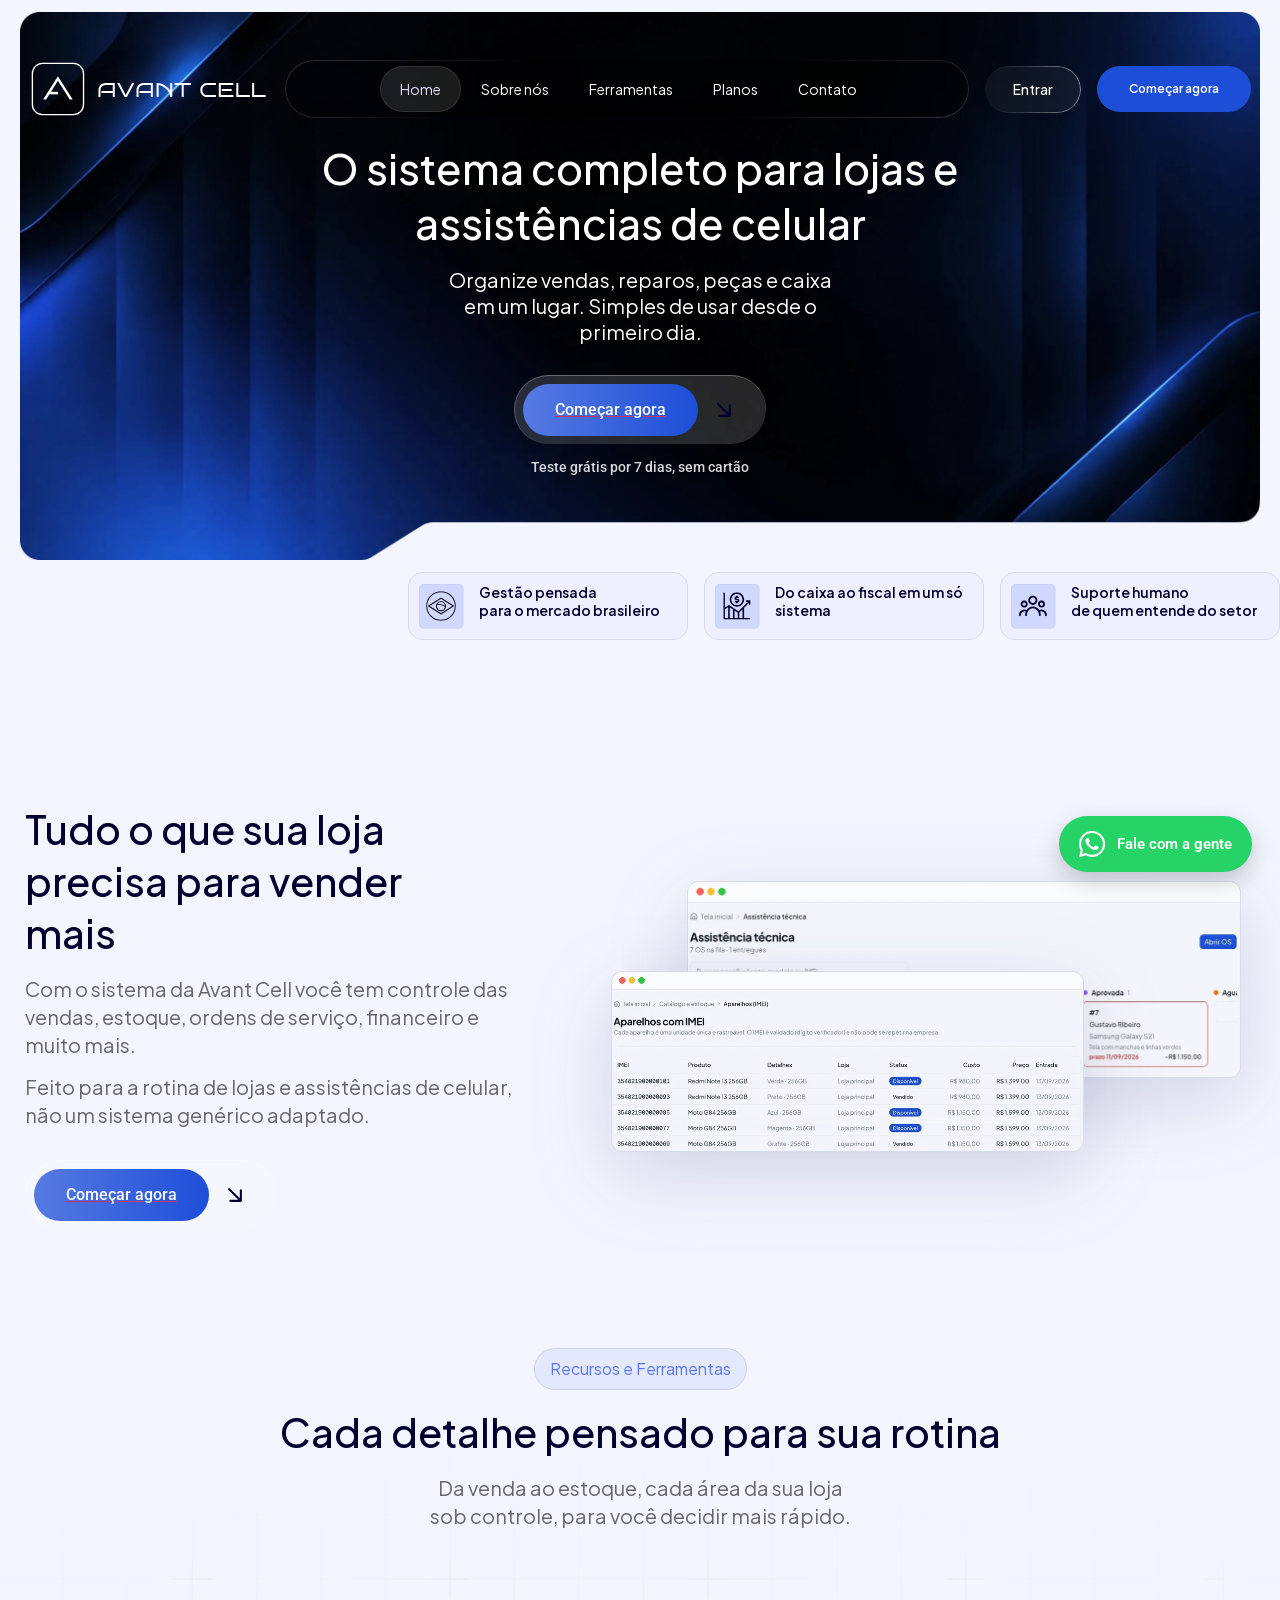
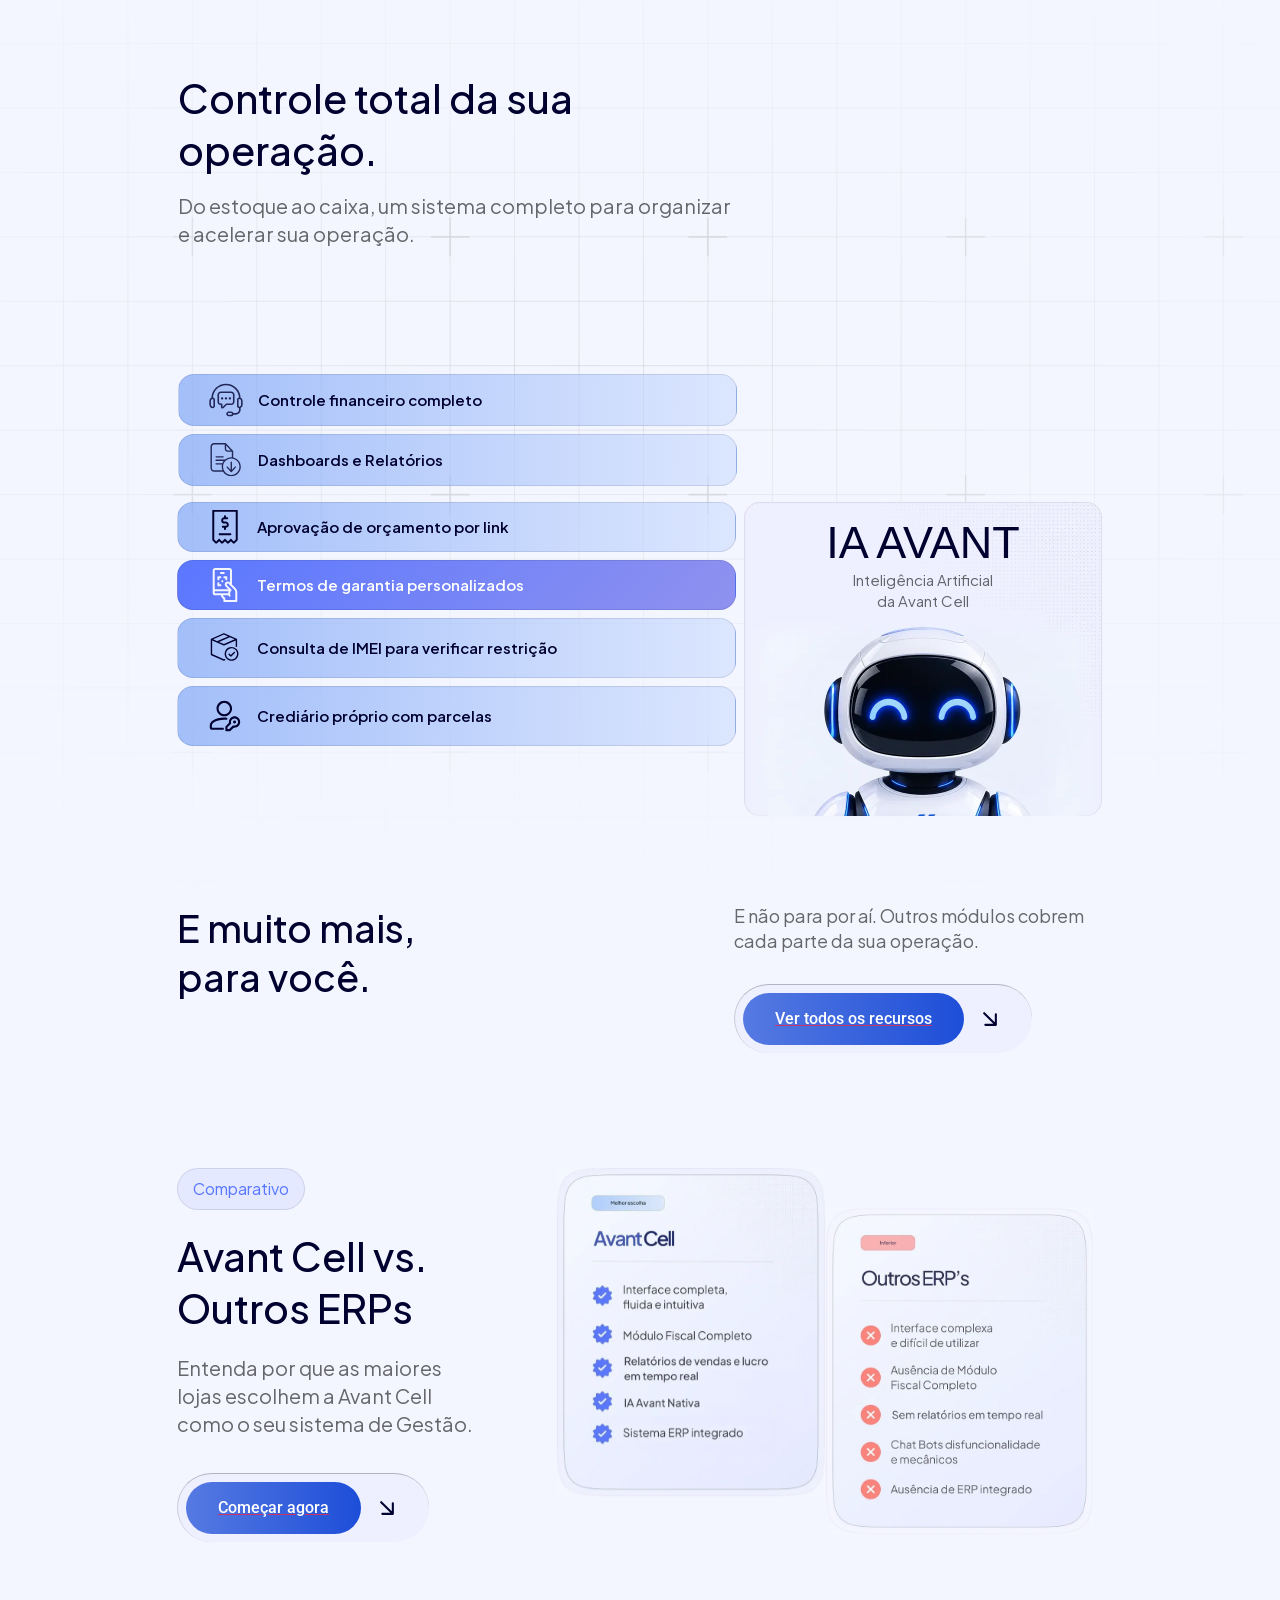
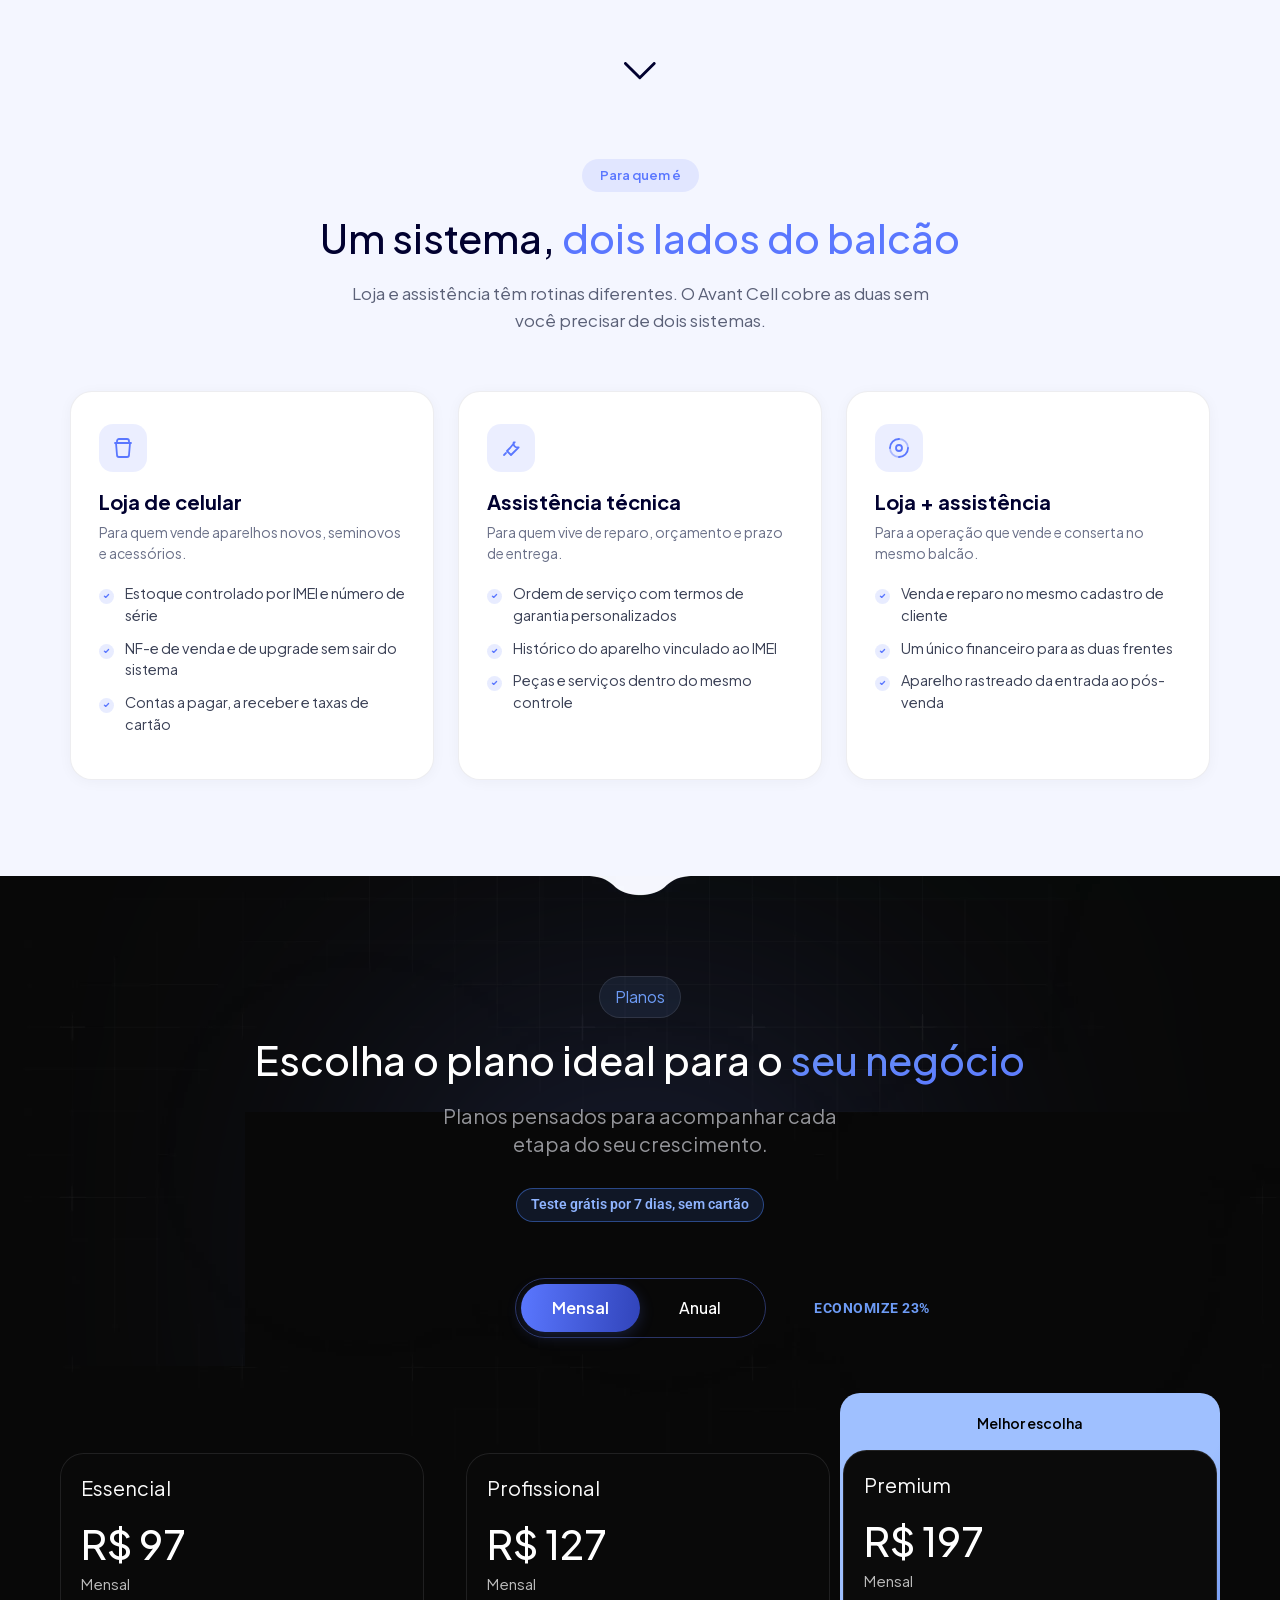
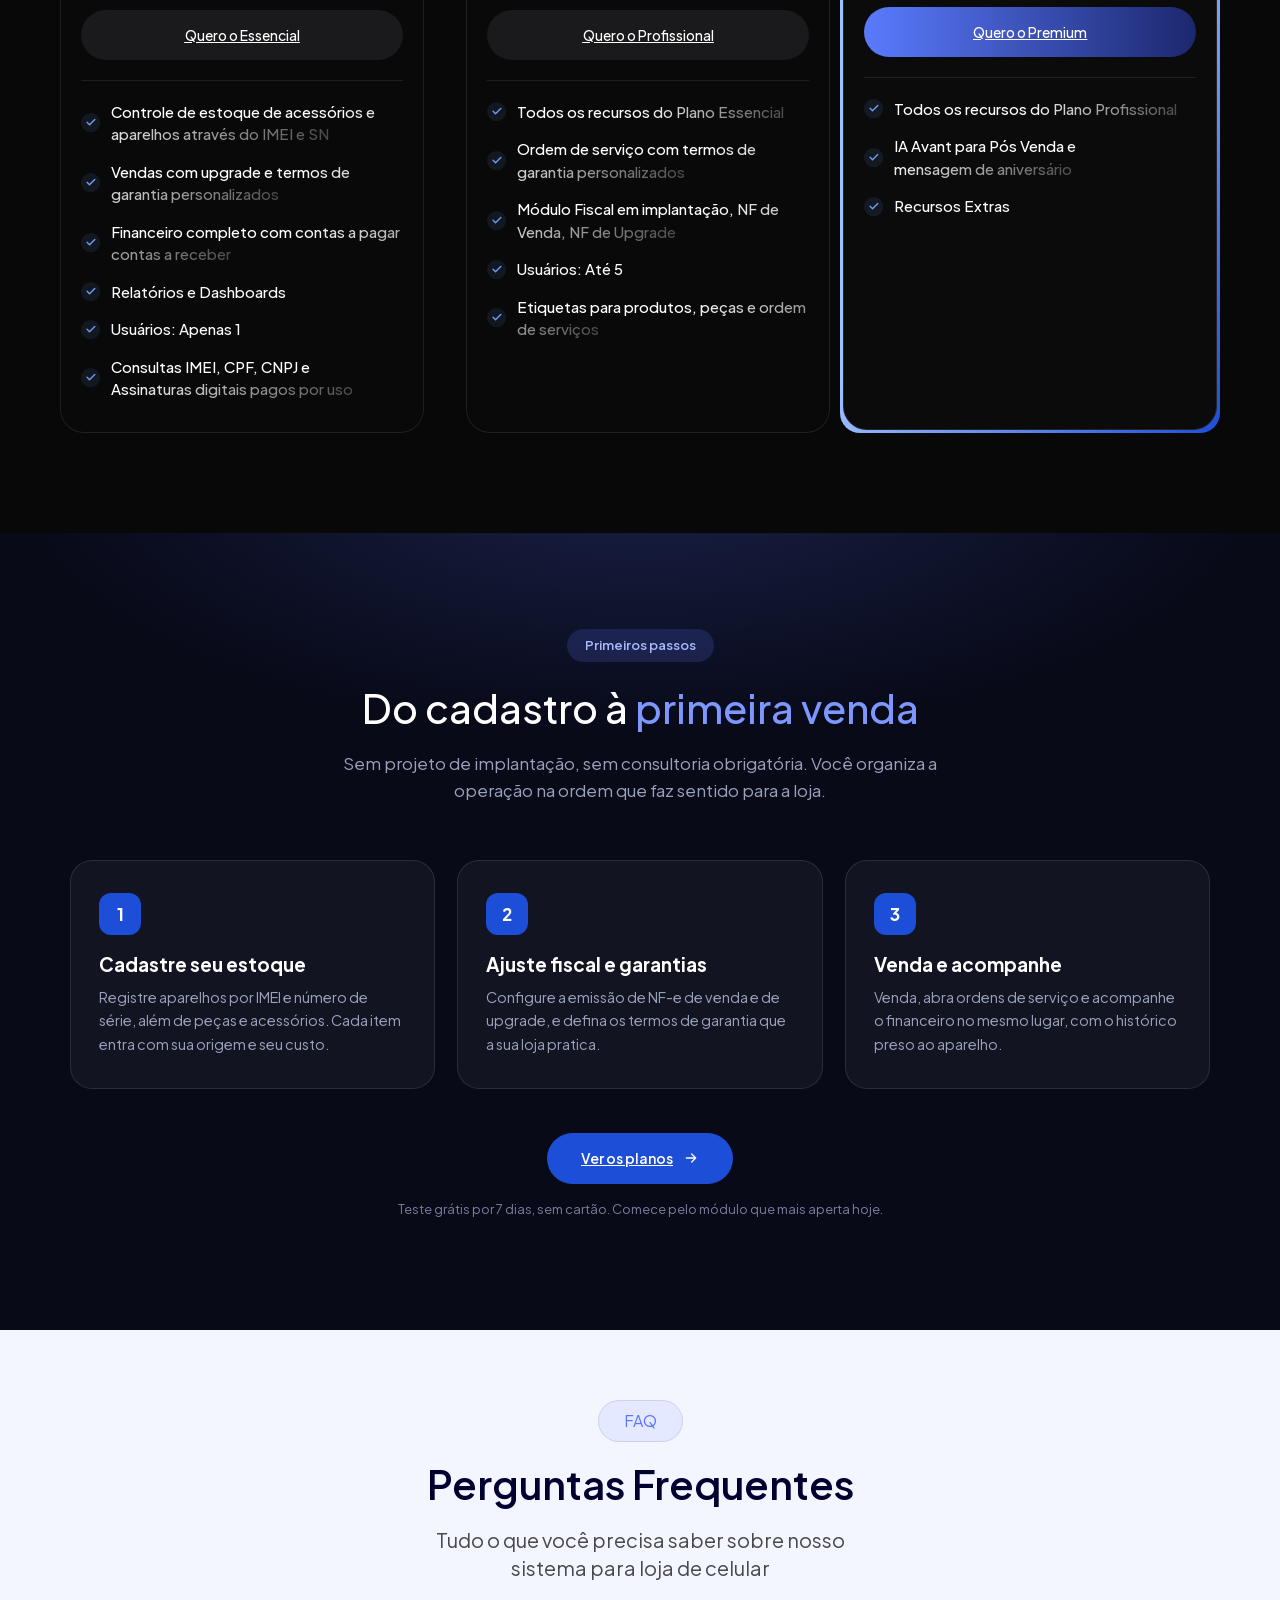
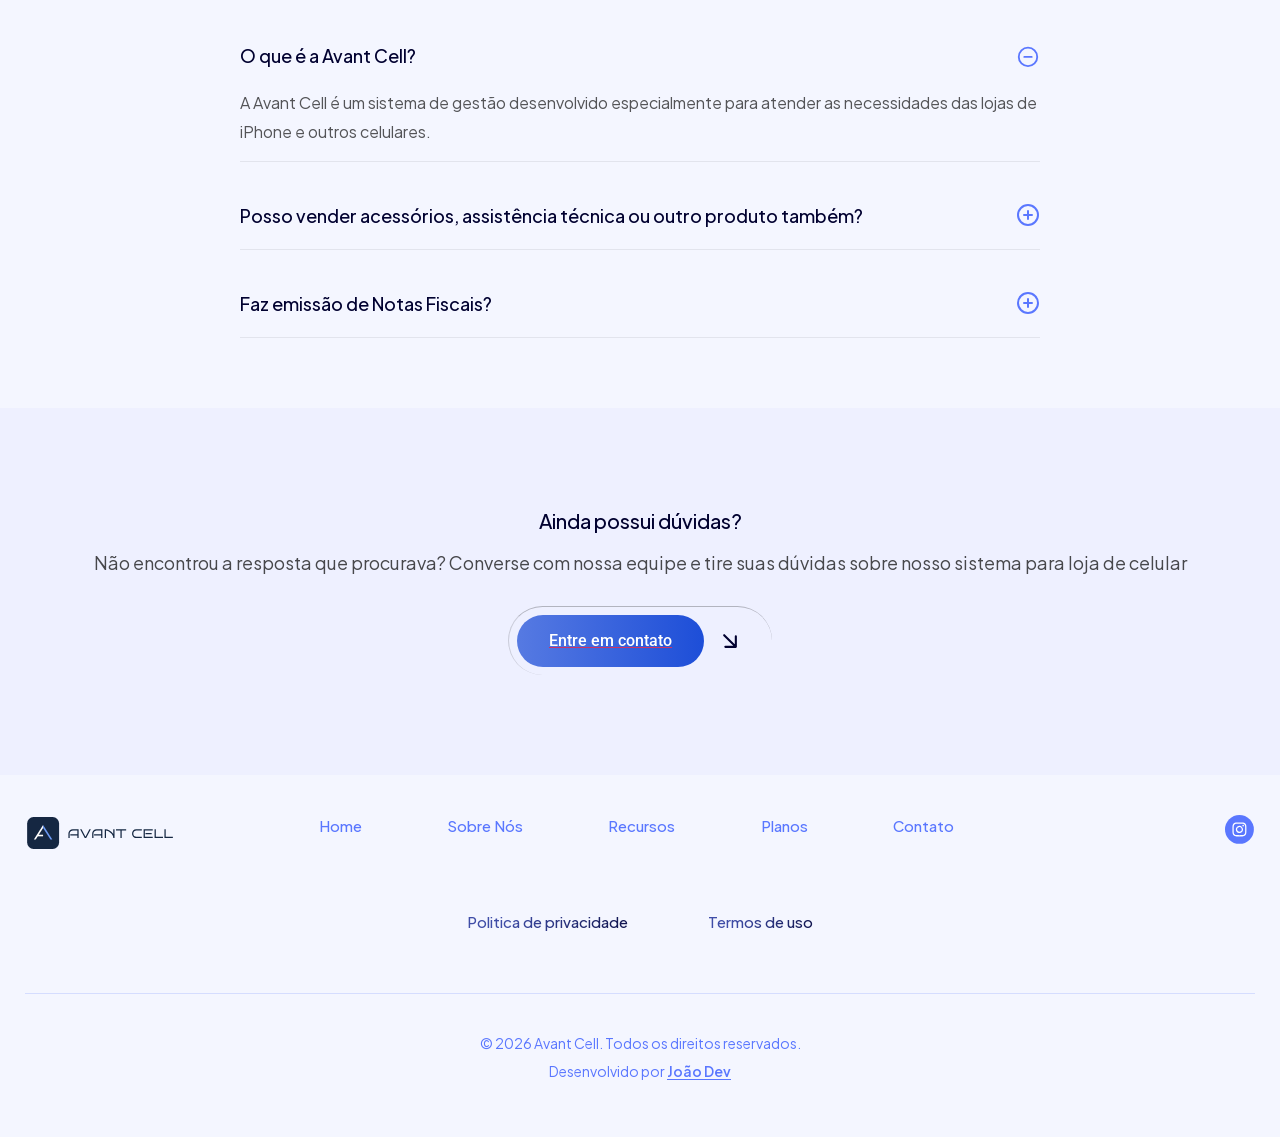
<file: index.html>
<!DOCTYPE html>
<html lang="pt-BR">

<head>
	<!-- Google Tag Manager -->
	<script>(function(w,d,s,l,i){w[l]=w[l]||[];w[l].push({'gtm.start':
	new Date().getTime(),event:'gtm.js'});var f=d.getElementsByTagName(s)[0],
	j=d.createElement(s),dl=l!='dataLayer'?'&l='+l:'';j.async=true;j.src=
	'https://www.googletagmanager.com/gtm.js?id='+i+dl;f.parentNode.insertBefore(j,f);
	})(window,document,'script','dataLayer','GTM-543H5GN9');</script>
	<!-- End Google Tag Manager -->
	<script src="/avc-medicao.js" defer></script>
	<meta charset="UTF-8">
	<meta name="viewport" content="width=device-width, initial-scale=1.0" />
		<meta name='robots' content='index, follow, max-image-preview:large, max-snippet:-1, max-video-preview:-1' />

	<!-- This site is optimized with the Yoast SEO plugin v28.4 - https://yoast.com/product/yoast-seo-wordpress/ -->
	<title>Sistema para Loja de Celular Completo | Avant Cell</title>
	<meta name="description" content="Sistema para loja de celular com controle de estoque, vendas, ordens de serviço, ERP, CRM e IA para otimizar gestão. Conheça o Avant Cell!" />
	<link rel="canonical" href="https://www.avantcell.com.br/" />
	<meta property="og:locale" content="pt_BR" />
	<meta property="og:type" content="website" />
	<meta property="og:title" content="Sistema para Loja de Celular Completo | Avant Cell" />
	<meta property="og:description" content="Sistema para loja de celular com controle de estoque, vendas, ordens de serviço, ERP, CRM e IA para otimizar gestão. Conheça o Avant Cell!" />
	<meta property="og:url" content="https://www.avantcell.com.br/" />
	<meta property="og:site_name" content="Avant Cell" />
	<meta property="article:modified_time" content="2026-08-28T00:05:32+00:00" />
	<meta property="og:image" content="https://www.avantcell.com.br/wp-content/uploads/2026/09/avant-cell-compartilhamento.png" />
	<meta property="og:image:width" content="1200" />
	<meta property="og:image:height" content="630" />
	<meta property="og:image:type" content="image/png" />
	<meta name="twitter:card" content="summary_large_image" />
	<script type="application/ld+json" class="yoast-schema-graph">{"@context":"https://schema.org","@graph":[{"@type":"WebPage","@id":"https://www.avantcell.com.br/","url":"https://www.avantcell.com.br/","name":"Sistema para Loja de Celular Completo | Avant Cell","isPartOf":{"@id":"https://www.avantcell.com.br/#website"},"primaryImageOfPage":{"@id":"https://www.avantcell.com.br/#primaryimage"},"image":{"@id":"https://www.avantcell.com.br/#primaryimage"},"thumbnailUrl":"https://www.avantcell.com.br/wp-content/uploads/2026/09/avant-cell-compartilhamento.png","datePublished":"2026-05-07T18:47:24+00:00","dateModified":"2026-08-28T00:05:32+00:00","description":"Sistema para loja de celular com controle de estoque, vendas, ordens de serviço, ERP, CRM e IA para otimizar gestão. Conheça o Avant Cell!","breadcrumb":{"@id":"https://www.avantcell.com.br/#breadcrumb"},"inLanguage":"pt-BR","potentialAction":[{"@type":"ReadAction","target":["https://www.avantcell.com.br/"]}]},{"@type":"ImageObject","inLanguage":"pt-BR","@id":"https://www.avantcell.com.br/#primaryimage","url":"https://www.avantcell.com.br/wp-content/uploads/2026/09/avant-cell-compartilhamento.png","contentUrl":"https://www.avantcell.com.br/wp-content/uploads/2026/09/avant-cell-compartilhamento.png","width":1200,"height":630,"caption":"Logo do Avant Cell"},{"@type":"BreadcrumbList","@id":"https://www.avantcell.com.br/#breadcrumb","itemListElement":[{"@type":"ListItem","position":1,"name":"Início"}]},{"@type":"WebSite","@id":"https://www.avantcell.com.br/#website","url":"https://www.avantcell.com.br/","name":"Avant Cell","description":"Sistema de gestão para lojas e assistências de celular","inLanguage":"pt-BR"}]}</script>
	<!-- / Yoast SEO plugin. -->


<script>
var wpo_server_info_css = {"user_agent":"Mozilla\/5.0 (iPhone; CPU iPhone OS 13_2_3 like Mac OS X) AppleWebKit\/605.1.15 (KHTML, like Gecko) Version\/13.0.3 Mobile\/15E148 Safari\/604.1"}
    var wpo_min59285493=document.createElement("link");wpo_min59285493.rel="stylesheet",wpo_min59285493.type="text/css",wpo_min59285493.media="async",wpo_min59285493.href="_ext/fonts.googleapis.com/css2__family_Plus_Jakarta_Sans_ital_wght_0_100_0_200_0_300_0_400_0.css",wpo_min59285493.onload=function() {wpo_min59285493.media="all"},document.getElementsByTagName("head")[0].appendChild(wpo_min59285493);
</script>
<style id="wp-img-auto-sizes-contain-inline-css">
img:is([sizes=auto i],[sizes^="auto," i]){contain-intrinsic-size:3000px 1500px}
/*# sourceURL=wp-img-auto-sizes-contain-inline-css */
</style>
<style id="classic-theme-styles-inline-css">
/*! This file is auto-generated */
.wp-block-button__link{color:#fff;background-color:#32373c;border-radius:9999px;box-shadow:none;text-decoration:none;padding:calc(.667em + 2px) calc(1.333em + 2px);font-size:1.125em}.wp-block-file__button{background:#32373c;color:#fff;text-decoration:none}
/*# sourceURL=/wp-includes/css/classic-themes.min.css */
</style>
<style id="safe-svg-svg-icon-style-inline-css">
.safe-svg-cover{text-align:center}.safe-svg-cover .safe-svg-inside{display:inline-block;max-width:100%}.safe-svg-cover svg{fill:currentColor;height:100%;max-height:100%;max-width:100%;width:100%}

/*# sourceURL=wp-content/plugins/safe-svg/dist/safe-svg-block-frontend.css */
</style>
<style id="global-styles-inline-css">
:root{--wp--preset--aspect-ratio--square: 1;--wp--preset--aspect-ratio--4-3: 4/3;--wp--preset--aspect-ratio--3-4: 3/4;--wp--preset--aspect-ratio--3-2: 3/2;--wp--preset--aspect-ratio--2-3: 2/3;--wp--preset--aspect-ratio--16-9: 16/9;--wp--preset--aspect-ratio--9-16: 9/16;--wp--preset--color--black: #000000;--wp--preset--color--cyan-bluish-gray: #abb8c3;--wp--preset--color--white: #ffffff;--wp--preset--color--pale-pink: #f78da7;--wp--preset--color--vivid-red: #cf2e2e;--wp--preset--color--luminous-vivid-orange: #ff6900;--wp--preset--color--luminous-vivid-amber: #fcb900;--wp--preset--color--light-green-cyan: #7bdcb5;--wp--preset--color--vivid-green-cyan: #00d084;--wp--preset--color--pale-cyan-blue: #8ed1fc;--wp--preset--color--vivid-cyan-blue: #0693e3;--wp--preset--color--vivid-purple: #9b51e0;--wp--preset--gradient--vivid-cyan-blue-to-vivid-purple: linear-gradient(135deg,rgb(6,147,227) 0%,rgb(155,81,224) 100%);--wp--preset--gradient--light-green-cyan-to-vivid-green-cyan: linear-gradient(135deg,rgb(122,220,180) 0%,rgb(0,208,130) 100%);--wp--preset--gradient--luminous-vivid-amber-to-luminous-vivid-orange: linear-gradient(135deg,rgb(252,185,0) 0%,rgb(255,105,0) 100%);--wp--preset--gradient--luminous-vivid-orange-to-vivid-red: linear-gradient(135deg,rgb(255,105,0) 0%,rgb(207,46,46) 100%);--wp--preset--gradient--very-light-gray-to-cyan-bluish-gray: linear-gradient(135deg,rgb(238,238,238) 0%,rgb(169,184,195) 100%);--wp--preset--gradient--cool-to-warm-spectrum: linear-gradient(135deg,rgb(74,234,220) 0%,rgb(151,120,209) 20%,rgb(207,42,186) 40%,rgb(238,44,130) 60%,rgb(251,105,98) 80%,rgb(254,248,76) 100%);--wp--preset--gradient--blush-light-purple: linear-gradient(135deg,rgb(255,206,236) 0%,rgb(152,150,240) 100%);--wp--preset--gradient--blush-bordeaux: linear-gradient(135deg,rgb(254,205,165) 0%,rgb(254,45,45) 50%,rgb(107,0,62) 100%);--wp--preset--gradient--luminous-dusk: linear-gradient(135deg,rgb(255,203,112) 0%,rgb(199,81,192) 50%,rgb(65,88,208) 100%);--wp--preset--gradient--pale-ocean: linear-gradient(135deg,rgb(255,245,203) 0%,rgb(182,227,212) 50%,rgb(51,167,181) 100%);--wp--preset--gradient--electric-grass: linear-gradient(135deg,rgb(202,248,128) 0%,rgb(113,206,126) 100%);--wp--preset--gradient--midnight: linear-gradient(135deg,rgb(2,3,129) 0%,rgb(40,116,252) 100%);--wp--preset--font-size--small: 13px;--wp--preset--font-size--medium: 20px;--wp--preset--font-size--large: 36px;--wp--preset--font-size--x-large: 42px;--wp--preset--spacing--20: 0.44rem;--wp--preset--spacing--30: 0.67rem;--wp--preset--spacing--40: 1rem;--wp--preset--spacing--50: 1.5rem;--wp--preset--spacing--60: 2.25rem;--wp--preset--spacing--70: 3.38rem;--wp--preset--spacing--80: 5.06rem;--wp--preset--shadow--natural: 6px 6px 9px rgba(0, 0, 0, 0.2);--wp--preset--shadow--deep: 12px 12px 50px rgba(0, 0, 0, 0.4);--wp--preset--shadow--sharp: 6px 6px 0px rgba(0, 0, 0, 0.2);--wp--preset--shadow--outlined: 6px 6px 0px -3px rgb(255, 255, 255), 6px 6px rgb(0, 0, 0);--wp--preset--shadow--crisp: 6px 6px 0px rgb(0, 0, 0);}.wp-block-button{--wp--preset--dimension--25: 25%;--wp--preset--dimension--50: 50%;--wp--preset--dimension--75: 75%;--wp--preset--dimension--100: 100%;}:where(body) { margin: 0; }:where(.is-layout-flex){gap: 0.5em;}:where(.is-layout-grid){gap: 0.5em;}body .is-layout-flex{display: flex;}.is-layout-flex{flex-wrap: wrap;align-items: center;}.is-layout-flex > :is(*, div){margin: 0;}body .is-layout-grid{display: grid;}.is-layout-grid > :is(*, div){margin: 0;}body{padding-top: 0px;padding-right: 0px;padding-bottom: 0px;padding-left: 0px;}:root :where(.wp-element-button, .wp-block-button__link){background-color: #32373c;border-width: 0;color: #fff;font-family: inherit;font-size: inherit;font-style: inherit;font-weight: inherit;letter-spacing: inherit;line-height: inherit;padding-top: calc(0.667em + 2px);padding-right: calc(1.333em + 2px);padding-bottom: calc(0.667em + 2px);padding-left: calc(1.333em + 2px);text-decoration: none;text-transform: inherit;}.has-black-color{color: var(--wp--preset--color--black) !important;}.has-cyan-bluish-gray-color{color: var(--wp--preset--color--cyan-bluish-gray) !important;}.has-white-color{color: var(--wp--preset--color--white) !important;}.has-pale-pink-color{color: var(--wp--preset--color--pale-pink) !important;}.has-vivid-red-color{color: var(--wp--preset--color--vivid-red) !important;}.has-luminous-vivid-orange-color{color: var(--wp--preset--color--luminous-vivid-orange) !important;}.has-luminous-vivid-amber-color{color: var(--wp--preset--color--luminous-vivid-amber) !important;}.has-light-green-cyan-color{color: var(--wp--preset--color--light-green-cyan) !important;}.has-vivid-green-cyan-color{color: var(--wp--preset--color--vivid-green-cyan) !important;}.has-pale-cyan-blue-color{color: var(--wp--preset--color--pale-cyan-blue) !important;}.has-vivid-cyan-blue-color{color: var(--wp--preset--color--vivid-cyan-blue) !important;}.has-vivid-purple-color{color: var(--wp--preset--color--vivid-purple) !important;}.has-black-background-color{background-color: var(--wp--preset--color--black) !important;}.has-cyan-bluish-gray-background-color{background-color: var(--wp--preset--color--cyan-bluish-gray) !important;}.has-white-background-color{background-color: var(--wp--preset--color--white) !important;}.has-pale-pink-background-color{background-color: var(--wp--preset--color--pale-pink) !important;}.has-vivid-red-background-color{background-color: var(--wp--preset--color--vivid-red) !important;}.has-luminous-vivid-orange-background-color{background-color: var(--wp--preset--color--luminous-vivid-orange) !important;}.has-luminous-vivid-amber-background-color{background-color: var(--wp--preset--color--luminous-vivid-amber) !important;}.has-light-green-cyan-background-color{background-color: var(--wp--preset--color--light-green-cyan) !important;}.has-vivid-green-cyan-background-color{background-color: var(--wp--preset--color--vivid-green-cyan) !important;}.has-pale-cyan-blue-background-color{background-color: var(--wp--preset--color--pale-cyan-blue) !important;}.has-vivid-cyan-blue-background-color{background-color: var(--wp--preset--color--vivid-cyan-blue) !important;}.has-vivid-purple-background-color{background-color: var(--wp--preset--color--vivid-purple) !important;}.has-black-border-color{border-color: var(--wp--preset--color--black) !important;}.has-cyan-bluish-gray-border-color{border-color: var(--wp--preset--color--cyan-bluish-gray) !important;}.has-white-border-color{border-color: var(--wp--preset--color--white) !important;}.has-pale-pink-border-color{border-color: var(--wp--preset--color--pale-pink) !important;}.has-vivid-red-border-color{border-color: var(--wp--preset--color--vivid-red) !important;}.has-luminous-vivid-orange-border-color{border-color: var(--wp--preset--color--luminous-vivid-orange) !important;}.has-luminous-vivid-amber-border-color{border-color: var(--wp--preset--color--luminous-vivid-amber) !important;}.has-light-green-cyan-border-color{border-color: var(--wp--preset--color--light-green-cyan) !important;}.has-vivid-green-cyan-border-color{border-color: var(--wp--preset--color--vivid-green-cyan) !important;}.has-pale-cyan-blue-border-color{border-color: var(--wp--preset--color--pale-cyan-blue) !important;}.has-vivid-cyan-blue-border-color{border-color: var(--wp--preset--color--vivid-cyan-blue) !important;}.has-vivid-purple-border-color{border-color: var(--wp--preset--color--vivid-purple) !important;}.has-vivid-cyan-blue-to-vivid-purple-gradient-background{background: var(--wp--preset--gradient--vivid-cyan-blue-to-vivid-purple) !important;}.has-light-green-cyan-to-vivid-green-cyan-gradient-background{background: var(--wp--preset--gradient--light-green-cyan-to-vivid-green-cyan) !important;}.has-luminous-vivid-amber-to-luminous-vivid-orange-gradient-background{background: var(--wp--preset--gradient--luminous-vivid-amber-to-luminous-vivid-orange) !important;}.has-luminous-vivid-orange-to-vivid-red-gradient-background{background: var(--wp--preset--gradient--luminous-vivid-orange-to-vivid-red) !important;}.has-very-light-gray-to-cyan-bluish-gray-gradient-background{background: var(--wp--preset--gradient--very-light-gray-to-cyan-bluish-gray) !important;}.has-cool-to-warm-spectrum-gradient-background{background: var(--wp--preset--gradient--cool-to-warm-spectrum) !important;}.has-blush-light-purple-gradient-background{background: var(--wp--preset--gradient--blush-light-purple) !important;}.has-blush-bordeaux-gradient-background{background: var(--wp--preset--gradient--blush-bordeaux) !important;}.has-luminous-dusk-gradient-background{background: var(--wp--preset--gradient--luminous-dusk) !important;}.has-pale-ocean-gradient-background{background: var(--wp--preset--gradient--pale-ocean) !important;}.has-electric-grass-gradient-background{background: var(--wp--preset--gradient--electric-grass) !important;}.has-midnight-gradient-background{background: var(--wp--preset--gradient--midnight) !important;}.has-small-font-size{font-size: var(--wp--preset--font-size--small) !important;}.has-medium-font-size{font-size: var(--wp--preset--font-size--medium) !important;}.has-large-font-size{font-size: var(--wp--preset--font-size--large) !important;}.has-x-large-font-size{font-size: var(--wp--preset--font-size--x-large) !important;}
:root :where(.wp-block-icon svg){width: 24px;}
:where(.wp-block-gallery.is-layout-flex){gap: var( --wp--style--gallery-gap-default, var( --gallery-block--gutter-size, var( --wp--style--block-gap, 0.5em ) ) );}:where(.wp-block-gallery.is-layout-grid){gap: var( --wp--style--gallery-gap-default, var( --gallery-block--gutter-size, var( --wp--style--block-gap, 0.5em ) ) );}
:where(.wp-block-latest-posts.is-layout-flex){gap: 1.25em;}:where(.wp-block-latest-posts.is-layout-grid){gap: 1.25em;}
:where(.wp-block-post-template.is-layout-flex){gap: 1.25em;}:where(.wp-block-post-template.is-layout-grid){gap: 1.25em;}
:where(.wp-block-term-template.is-layout-flex){gap: 1.25em;}:where(.wp-block-term-template.is-layout-grid){gap: 1.25em;}
:where(.wp-block-columns.is-layout-flex){gap: 2em;}:where(.wp-block-columns.is-layout-grid){gap: 2em;}
:root :where(.wp-block-pullquote){font-size: 1.5em;line-height: 1.6;}
/*# sourceURL=global-styles-inline-css */
</style>
<link rel='stylesheet' id='wpo_min-header-0-css' href='wp-content/cache/wpo-minify/1787875534/assets/wpo-minify-header-5f590991.min.css' media='all' />
<script type='text/javascript'>
		var elementskit = {
			resturl: '',
		}

		</script><script id="wpo_min-header-0-js" src="wp-content/cache/wpo-minify/1787875534/assets/wpo-minify-header-b1f016dd.min.js"></script>
<meta name="generator" content="Elementor 4.2.3; features: e_font_icon_svg, additional_custom_breakpoints; settings: css_print_method-external, google_font-enabled, font_display-swap">
			<style>
				.e-con.e-parent:nth-of-type(n+4):not(.e-lazyloaded):not(.e-no-lazyload),
				.e-con.e-parent:nth-of-type(n+4):not(.e-lazyloaded):not(.e-no-lazyload) * {
					background-image: none !important;
				}
				@media screen and (max-height: 1024px) {
					.e-con.e-parent:nth-of-type(n+3):not(.e-lazyloaded):not(.e-no-lazyload),
					.e-con.e-parent:nth-of-type(n+3):not(.e-lazyloaded):not(.e-no-lazyload) * {
						background-image: none !important;
					}
				}
				@media screen and (max-height: 640px) {
					.e-con.e-parent:nth-of-type(n+2):not(.e-lazyloaded):not(.e-no-lazyload),
					.e-con.e-parent:nth-of-type(n+2):not(.e-lazyloaded):not(.e-no-lazyload) * {
						background-image: none !important;
					}
				}
			</style>
			<link rel="icon" href="wp-content/uploads/2026/05/cropped-FAVICON-AVANT-CELL-32x32.webp" sizes="32x32" />
<link rel="icon" href="wp-content/uploads/2026/05/cropped-FAVICON-AVANT-CELL-192x192.webp" sizes="192x192" />
<link rel="apple-touch-icon" href="wp-content/uploads/2026/05/cropped-FAVICON-AVANT-CELL-180x180.webp" />
<meta name="msapplication-TileImage" content="wp-content/uploads/2026/05/cropped-FAVICON-AVANT-CELL-270x270.webp" />
<link rel="preload" as="image" href="wp-content/uploads/2026/05/backgroundhero-scaled.webp" fetchpriority="high" />
<link rel="stylesheet" href="avc-ajustes.css" />
	<script type="application/ld+json">{"@context":"https://schema.org","@graph":[{"@type":"Organization","@id":"https://www.avantcell.com.br/#organizacao","name":"Avant Cell","url":"https://www.avantcell.com.br/","logo":"https://www.avantcell.com.br/wp-content/uploads/2026/09/avant-cell-compartilhamento.png","email":"comercial.avantcell@gmail.com","telephone":"+55-31-99099-3306","sameAs":["https://www.instagram.com/avantcell.br"],"contactPoint":{"@type":"ContactPoint","contactType":"sales","telephone":"+55-31-99099-3306","email":"comercial.avantcell@gmail.com","areaServed":"BR","availableLanguage":"Portuguese"}},{"@type":"SoftwareApplication","@id":"https://www.avantcell.com.br/#sistema","name":"Avant Cell","applicationCategory":"BusinessApplication","operatingSystem":"Web","url":"https://www.avantcell.com.br/","inLanguage":"pt-BR","publisher":{"@id":"https://www.avantcell.com.br/#organizacao"},"description":"Sistema de gestão para lojas e assistências de celular: vendas, estoque por IMEI, ordens de serviço e financeiro.","offers":[{"@type":"Offer","name":"Essencial","price":"97.00","priceCurrency":"BRL","url":"https://www.avantcell.com.br/planos/"},{"@type":"Offer","name":"Profissional","price":"127.00","priceCurrency":"BRL","url":"https://www.avantcell.com.br/planos/"},{"@type":"Offer","name":"Premium","price":"197.00","priceCurrency":"BRL","url":"https://www.avantcell.com.br/planos/"}]}]}</script>
</head>

<body data-rsssl=1 class="home wp-singular page-template-default page page-id-5644 wp-theme-hello-elementor elementor-default elementor-kit-7 elementor-page elementor-page-5644">
<!-- Google Tag Manager (noscript) -->
<noscript><iframe src="https://www.googletagmanager.com/ns.html?id=GTM-543H5GN9"
height="0" width="0" style="display:none;visibility:hidden"></iframe></noscript>
<!-- End Google Tag Manager (noscript) -->

			<e-page-transition preloader-type="image" preloader-image-url="wp-content/uploads/2026/05/LOGO.svg" class="e-page-transition--entering" >
					</e-page-transition>

			<a class="skip-link screen-reader-text" href="#content">
			Skip to content		</a>
	
	
	<div class="ekit-template-content-markup ekit-template-content-header ekit-template-content-theme-support">
				<div data-elementor-type="wp-post" data-elementor-id="7100" class="elementor elementor-7100" data-elementor-post-type="elementskit_template">
				<div class="elementor-element elementor-element-f2a8e10 e-flex e-con-boxed e-con e-parent" data-id="f2a8e10" data-element_type="container" data-e-type="container" data-settings="{&quot;position&quot;:&quot;fixed&quot;}">
					<div class="e-con-inner">
		<div class="elementor-element elementor-element-bdb4819 e-con-full e-flex e-con e-child" data-id="bdb4819" data-element_type="container" data-e-type="container" data-settings="{&quot;animation_mobile&quot;:&quot;none&quot;}">
		<div class="elementor-element elementor-element-4a8f16e e-con-full e-flex e-con e-child" data-id="4a8f16e" data-element_type="container" data-e-type="container">
		<div class="elementor-element elementor-element-eb8a4cd e-con-full e-flex e-con e-child" data-id="eb8a4cd" data-element_type="container" data-e-type="container">
				<div class="elementor-element elementor-element-1644d3e minha-logo elementor-hidden-mobile elementor-widget elementor-widget-image" data-id="1644d3e" data-element_type="widget" data-e-type="widget" data-widget_type="image.default">
																<a href="index.html">
							<img width="186" height="33" src="wp-content/uploads/2026/05/LOGO.svg" class="attachment-full size-full wp-image-5960" alt="Avant Cell" />								</a>
															</div>
		<div class="elementor-element elementor-element-baeba61 e-con-full e-flex e-con e-child" data-id="baeba61" data-element_type="container" data-e-type="container" data-settings="{&quot;animation&quot;:&quot;none&quot;,&quot;animation_mobile&quot;:&quot;none&quot;}">
				<div class="elementor-element elementor-element-547b1d4 elementor-widget__width-auto elementor-widget-mobile__width-auto elementor-nav-menu--stretch elementor-nav-menu--dropdown-tablet elementor-nav-menu__text-align-aside elementor-nav-menu--toggle elementor-nav-menu--burger elementor-widget elementor-widget-nav-menu" data-id="547b1d4" data-element_type="widget" data-e-type="widget" data-settings="{&quot;full_width&quot;:&quot;stretch&quot;,&quot;toggle_icon_hover_animation&quot;:&quot;grow&quot;,&quot;layout&quot;:&quot;horizontal&quot;,&quot;submenu_icon&quot;:{&quot;value&quot;:&quot;&lt;svg aria-hidden=\&quot;true\&quot; class=\&quot;e-font-icon-svg e-fas-caret-down\&quot; viewBox=\&quot;0 0 320 512\&quot; xmlns=\&quot;http:\/\/www.w3.org\/2000\/svg\&quot;&gt;&lt;path d=\&quot;M31.3 192h257.3c17.8 0 26.7 21.5 14.1 34.1L174.1 354.8c-7.8 7.8-20.5 7.8-28.3 0L17.2 226.1C4.6 213.5 13.5 192 31.3 192z\&quot;&gt;&lt;\/path&gt;&lt;\/svg&gt;&quot;,&quot;library&quot;:&quot;fa-solid&quot;},&quot;toggle&quot;:&quot;burger&quot;}" data-widget_type="nav-menu.avc">
								<nav aria-label="Menu" class="elementor-nav-menu--main elementor-nav-menu__container elementor-nav-menu--layout-horizontal e--pointer-none">
				<ul id="menu-1-547b1d4" class="elementor-nav-menu"><li class="menu-item menu-item-type-custom menu-item-object-custom current-menu-item current_page_item menu-item-home menu-item-7103"><a href="index.html" aria-current="page" class="elementor-item elementor-item-active">Home</a></li>
<li class="menu-item menu-item-type-custom menu-item-object-custom menu-item-7104"><a href="sobre/index.html" class="elementor-item">Sobre nós</a></li>
<li class="menu-item menu-item-type-custom menu-item-object-custom menu-item-has-children menu-item-7105"><a href="recursos/index.html" class="elementor-item elementor-item-anchor">Ferramentas</a>
<ul class="sub-menu elementor-nav-menu--dropdown">
	<li class="menu-item menu-item-type-custom menu-item-object-custom menu-item-has-children menu-item-7109"><a href="#" class="elementor-sub-item elementor-item-anchor">Ferramentas</a>
	<ul class="sub-menu elementor-nav-menu--dropdown">
		
		
		<li class="menu-item menu-item-type-custom menu-item-object-custom menu-item-7154"><a href="recursos/index.html" class="elementor-sub-item">Recursos</a></li>
	</ul>
</li>
</ul>
</li>
<li class="menu-item menu-item-type-custom menu-item-object-custom menu-item-7317"><a href="planos/index.html" class="elementor-item">Planos</a></li>

<li class="menu-item menu-item-type-custom menu-item-object-custom menu-item-7108"><a href="contato/index.html" class="elementor-item">Contato</a></li>
</ul>			</nav>
					<div class="elementor-menu-toggle" role="button" tabindex="0" aria-label="Menu Toggle" aria-expanded="false">
			<svg aria-hidden="true" role="presentation" class="elementor-menu-toggle__icon--open elementor-animation-grow e-font-icon-svg e-eicon-menu-bar" viewBox="0 0 1000 1000" xmlns="http://www.w3.org/2000/svg"><path d="M104 333H896C929 333 958 304 958 271S929 208 896 208H104C71 208 42 237 42 271S71 333 104 333ZM104 583H896C929 583 958 554 958 521S929 458 896 458H104C71 458 42 487 42 521S71 583 104 583ZM104 833H896C929 833 958 804 958 771S929 708 896 708H104C71 708 42 737 42 771S71 833 104 833Z"></path></svg><svg aria-hidden="true" role="presentation" class="elementor-menu-toggle__icon--close elementor-animation-grow e-font-icon-svg e-eicon-close" viewBox="0 0 1000 1000" xmlns="http://www.w3.org/2000/svg"><path d="M742 167L500 408 258 167C246 154 233 150 217 150 196 150 179 158 167 167 154 179 150 196 150 212 150 229 154 242 171 254L408 500 167 742C138 771 138 800 167 829 196 858 225 858 254 829L496 587 738 829C750 842 767 846 783 846 800 846 817 842 829 829 842 817 846 804 846 783 846 767 842 750 829 737L588 500 833 258C863 229 863 200 833 171 804 137 775 137 742 167Z"></path></svg>		</div>
					<nav class="elementor-nav-menu--dropdown elementor-nav-menu__container" aria-hidden="true">
				<ul id="menu-2-547b1d4" class="elementor-nav-menu"><li class="menu-item menu-item-type-custom menu-item-object-custom current-menu-item current_page_item menu-item-home menu-item-7103"><a href="index.html" aria-current="page" class="elementor-item elementor-item-active" tabindex="-1">Home</a></li>
<li class="menu-item menu-item-type-custom menu-item-object-custom menu-item-7104"><a href="sobre/index.html" class="elementor-item" tabindex="-1">Sobre nós</a></li>
<li class="menu-item menu-item-type-custom menu-item-object-custom menu-item-has-children menu-item-7105"><a href="recursos/index.html" class="elementor-item elementor-item-anchor" tabindex="-1">Ferramentas</a>
<ul class="sub-menu elementor-nav-menu--dropdown">
	<li class="menu-item menu-item-type-custom menu-item-object-custom menu-item-has-children menu-item-7109"><a href="#" class="elementor-sub-item elementor-item-anchor" tabindex="-1">Ferramentas</a>
	<ul class="sub-menu elementor-nav-menu--dropdown">
		
		
		<li class="menu-item menu-item-type-custom menu-item-object-custom menu-item-7154"><a href="recursos/index.html" class="elementor-sub-item" tabindex="-1">Recursos</a></li>
	</ul>
</li>
</ul>
</li>
<li class="menu-item menu-item-type-custom menu-item-object-custom menu-item-7317"><a href="planos/index.html" class="elementor-item" tabindex="-1">Planos</a></li>

<li class="menu-item menu-item-type-custom menu-item-object-custom menu-item-7108"><a href="contato/index.html" class="elementor-item" tabindex="-1">Contato</a></li>
</ul>			</nav>
						</div>
				<div class="elementor-element elementor-element-f0c18a2 minha-logo elementor-hidden-widescreen elementor-hidden-desktop elementor-hidden-laptop elementor-hidden-tablet elementor-widget elementor-widget-image" data-id="f0c18a2" data-element_type="widget" data-e-type="widget" data-widget_type="image.default">
																<a href="index.html">
							<img width="186" height="33" src="wp-content/uploads/2026/05/LOGO.svg" class="attachment-full size-full wp-image-5960" alt="Avant Cell" />								</a>
															</div>
				<div class="elementor-element elementor-element-cbf3d8f elementor-widget__width-initial elementor-absolute elementor-widget elementor-widget-html" data-id="cbf3d8f" data-element_type="widget" data-e-type="widget" data-settings="{&quot;_position&quot;:&quot;absolute&quot;}" data-widget_type="html.default">
					<script>
// Mudamos de 'DOMContentLoaded' para 'load' para garantir que as imagens e CSS básicos carregaram
window.addEventListener('load', function () {
  const menus = document.querySelectorAll('nav.elementor-nav-menu--main');

  menus.forEach(function (menuWrapper) {
    const ul = menuWrapper.querySelector('ul.elementor-nav-menu');
    if (!ul) return;

    // Pega APENAS os <li> principais, ignorando submenus
    const items = Array.from(ul.children).filter(child => child.tagName === 'LI');
    if (!items.length) return;

    const highlight = document.createElement('div');
    highlight.className = 'menu-highlight';
    ul.appendChild(highlight);

    let activeItem = ul.querySelector('li.current-menu-item') || items[0];

    function moveHighlight(item) {
      if (!item) return;

      const link = item.querySelector('a.elementor-item');
      if (!link) return;

      // Mede o UL e o Link na mesma proporção
      const ulRect = ul.getBoundingClientRect();
      const linkRect = link.getBoundingClientRect();

      // Calcula a diferença exata
      const left = linkRect.left - ulRect.left;
      const top = linkRect.top - ulRect.top;

      highlight.style.width = linkRect.width + 'px';
      highlight.style.height = linkRect.height + 'px';
      highlight.style.transform = `translate(${left}px, ${top}px)`;
      highlight.classList.add('is-visible');
    }

    // ==========================================
    // A MÁGICA AQUI: O Comando document.fonts.ready 
    // obriga o script a esperar as fontes terminarem de 
    // renderizar na tela antes de tirar as medidas da pílula!
    // ==========================================
    document.fonts.ready.then(function() {
        setTimeout(function() {
            moveHighlight(activeItem);
        }, 150); // Um fôlego extra de 150ms pro Elementor se estabilizar
    });

    items.forEach(function (item) {
      item.addEventListener('mouseenter', function () {
        moveHighlight(item);
      });

      item.addEventListener('click', function () {
        items.forEach(function (t) {
          t.classList.remove('current-menu-item');
        });
        item.classList.add('current-menu-item');
        activeItem = item;
        moveHighlight(activeItem);
      });
    });

    ul.addEventListener('mouseleave', function () {
      moveHighlight(activeItem);
    });

    window.addEventListener('resize', function () {
      moveHighlight(activeItem);
    });
  });
});
</script>				</div>
				</div>
				<div class="elementor-element elementor-element-ec60a1e elementor-hidden-mobile elementor-widget elementor-widget-html" data-id="ec60a1e" data-element_type="widget" data-e-type="widget" data-widget_type="html.default">
					<style>
@import url('_ext/fonts.googleapis.com/css2__family_Plus_Jakarta_Sans_wght_400_500_600_display_swap.css');

.btn-glass-header {
    position: relative;
    display: inline-flex;
    align-items: center;
    justify-content: center;
    
    /* Tipografia */
    font-family: 'Plus Jakarta Sans', sans-serif !important;
    font-size: 14px;
    font-weight: 500;
    text-decoration: none;
    
    /* Fundo de vidro adaptativo */
    background: rgba(255, 255, 255, 0.05); 
    backdrop-filter: blur(15px);
    -webkit-backdrop-filter: blur(15px);
    
    color: #ffffff;
    padding: 13px 28px;
    border-radius: 100px;
    transition: all 0.4s cubic-bezier(0.4, 0, 0.2, 1);
    cursor: pointer;
    
    /* Remove a borda padrão */
    border: none;
    z-index: 1;
}

/* A MÁGICA DA BORDA: Degradê que some na esquerda */
.btn-glass-header::before {
    content: "";
    position: absolute;
    inset: 0;
    border-radius: 100px;
    padding: 1px; /* Espessura da borda */
    
    /* Degradê: Transparente (0%) na esquerda -> Branco translúcido na direita */
    background: linear-gradient(to right, rgba(255, 255, 255, 0) 0%, rgba(255, 255, 255, 0.15) 40%, rgba(255, 255, 255, 0.5) 100%);
    
    /* Máscara que corta o miolo e deixa só a borda visível */
    -webkit-mask: linear-gradient(#fff 0 0) content-box, linear-gradient(#fff 0 0);
    -webkit-mask-composite: xor;
    mask-composite: exclude;
    pointer-events: none;
    z-index: -1;
    transition: all 0.4s ease;
}

/* --- ESTADO PARA FUNDO CLARO --- */
/* Aplique a classe .fundo-claro no header ou container pai */
.fundo-claro .btn-glass-header {
    background: rgba(0, 0, 0, 0.03);
    color: #1a1a1a !important;
}

.fundo-claro .btn-glass-header::before {
    /* Borda degradê escura para fundo claro */
    background: linear-gradient(to right, rgba(0, 0, 0, 0) 0%, rgba(0, 0, 0, 0.1) 40%, rgba(0, 0, 0, 0.3) 100%);
}

/* --- EFEITOS DE HOVER --- */
.btn-glass-header:hover {
    transform: translateY(-1px);
    background: rgba(255, 255, 255, 0.1);
    box-shadow: 0 4px 15px rgba(0, 0, 0, 0.1);
    color: #ffffff;
}

.btn-glass-header:hover::before {
    /* Brilha um pouco mais a borda no hover */
    background: linear-gradient(to right, rgba(255, 255, 255, 0) 0%, rgba(255, 255, 255, 0.25) 40%, rgba(255, 255, 255, 0.7) 100%);
}

.fundo-claro .btn-glass-header:hover {
    background: rgba(0, 0, 0, 0.06);
    color: #000000 !important;
}

.fundo-claro .btn-glass-header:hover::before {
    background: linear-gradient(to right, rgba(0, 0, 0, 0) 0%, rgba(0, 0, 0, 0.15) 40%, rgba(0, 0, 0, 0.4) 100%);
}

.btn-glass-header:active {
    transform: scale(0.98);
}
</style>

<a href="entrar/index.html" class="btn-glass-header">
    Entrar
</a>				</div>
				<div class="elementor-element elementor-element-9516fa4 elementor-hidden-mobile elementor-widget elementor-widget-html" data-id="9516fa4" data-element_type="widget" data-e-type="widget" data-widget_type="html.default">
					<style>
@import url('_ext/fonts.googleapis.com/css2__family_Plus_Jakarta_Sans_wght_400_500_600_700_display_swap.css');

.btn-principal-roxo {
    display: inline-flex;
    align-items: center;
    justify-content: center;
    
    /* Configuração da Fonte */
    font-family: 'Plus Jakarta Sans', sans-serif !important;
    font-size: 12px;
    font-weight: 600; /* Aumentei levemente para destacar a nova fonte */
    color: #ffffff;
    
    /* Mantendo seu gradiente original e animação */
    background: #1D4ED8;
    
    padding: 14px 32px;
    border-radius: 30px; 
    text-decoration: none;
    transition: all 0.4s ease;
    width: max-content;
    border: none;
    cursor: pointer;
}

/* A Mágica do Loop Infinito */
@keyframes passarCoresContinuo {
    0% { background-position: 0% 50%; }
    100% { background-position: 100% 50%; }
}

/* EFEITOS DE HOVER */
.btn-principal-roxo:hover {
    color: #ffffff !important;
    text-decoration: none;
    transform: scale(1.03) translateY(-4px); 
    box-shadow: 0 0 15px rgba(29, 78, 216, 0.6), 
                0 0 30px rgba(29, 78, 216, 0.4);
}

.btn-principal-roxo:active {
    transform: scale(0.99) translateY(0px);
    color: #ffffff !important;
}

/* RESPONSIVIDADE */
@media (max-width: 767px) {
    .btn-principal-roxo {
        padding: 12px 24px;
        font-size: 14px;
    }
}
</style>

<a href="planos/index.html" class="btn-principal-roxo">
    Começar agora
</a>				</div>
				</div>
				</div>
				</div>
					</div>
				</div>
				</div>
			</div>

	
<main id="content" class="site-main post-5644 page type-page status-publish has-post-thumbnail hentry">

	
	<div class="page-content">
				<div data-elementor-type="wp-page" data-elementor-id="5644" class="elementor elementor-5644" data-elementor-post-type="page">
				<div class="elementor-element elementor-element-ac0535c e-flex e-con-boxed e-con e-parent" data-id="ac0535c" data-element_type="container" data-e-type="container">
					<div class="e-con-inner">
				<div class="elementor-element elementor-element-a0ef264 elementor-widget elementor-widget-html" data-id="a0ef264" data-element_type="widget" data-e-type="widget" data-widget_type="html.default">
					


  
  




  <!-- Conteúdo da sua página -->
<script src="logo-adaptativa.js" defer></script>

<style id="avc-fix-funcionalidades">
/* Alinhamento da secao "Conheca todas as nossas funcionalidades".
   O layout original tinha uma imagem nesta area e os blocos recebiam
   padding-left para contorna-la. Sem a imagem, os recuos deixavam tres
   bordas esquerdas diferentes (237/318/333) e cinco larguras.
   Aqui tudo volta para uma coluna unica de 559px alinhada em 237. */
.elementor-element-760ab28,
.elementor-element-1a57844{padding-left:0 !important}
.elementor-element-75c1d40,
.elementor-element-601167a,
.elementor-element-c28e077,
.elementor-element-8fb59ab,
.elementor-element-03afe16{width:100% !important;max-width:559px !important;flex:1 1 auto !important}
/* bloco vazio remanescente que dividia a linha com as pilulas */
.elementor-element-8c6f997{display:none !important}
</style>


<style id="avc-topo-hero">
/* O painel do hero usa background-size:contain, entao a imagem nao preenche o
   topo do container e sobrava uma faixa clara sob o header fixo. Zeramos o
   recuo superior e pintamos o container com a cor da borda da imagem (#070707),
   e ancoramos a imagem no topo (background-position) em vez de
   amplia-la: a sobra do contain vai toda para baixo. */
.elementor-element-dcca129 > .e-con-inner{padding-top:12px !important}
.elementor-element.elementor-element-46deddd{background-position:center top !important}
</style>

				</div>
					</div>
				</div>
		<div class="elementor-element elementor-element-dcca129 secao-escura e-flex e-con-boxed e-con e-parent" data-id="dcca129" data-element_type="container" data-e-type="container">
					<div class="e-con-inner">
		<div class="elementor-element elementor-element-46deddd e-flex e-con-boxed e-con e-child" data-id="46deddd" data-element_type="container" data-e-type="container" data-settings="{&quot;background_background&quot;:&quot;classic&quot;}">
					<div class="e-con-inner">
		<div class="elementor-element elementor-element-d7ba863 e-flex e-con-boxed e-con e-child" data-id="d7ba863" data-element_type="container" data-e-type="container">
					<div class="e-con-inner">
				
				<div class="elementor-element elementor-element-a0c1d32 elementor-widget__width-initial elementor-widget elementor-widget-heading" data-id="a0c1d32" data-element_type="widget" data-e-type="widget" data-widget_type="heading.default">
					<h1 class="elementor-heading-title elementor-size-default"><span>O sistema completo </span> 
<span>para lojas e assistências de celular</span></h1>				</div>
				<div class="elementor-element elementor-element-77c7de7 elementor-widget__width-initial elementor-widget-mobile__width-initial elementor-widget elementor-widget-text-editor" data-id="77c7de7" data-element_type="widget" data-e-type="widget" data-widget_type="text-editor.avc">
									<p>Organize vendas, reparos, peças e caixa em um lugar. Simples de usar desde o primeiro dia.</p>								</div>
				<div class="elementor-element elementor-element-6d872c9 scroll-top elementor-widget elementor-widget-html" data-id="6d872c9" data-element_type="widget" data-e-type="widget" data-widget_type="html.default">
					


    
    
    
    
    <style>
        /* =========================================
           ESTILOS APENAS PARA DEMONSTRAÇÃO
           (Fundo colorido para ver o efeito de vidro)
           ========================================= 
        }

        /* =========================================
           CÓDIGO DO BOTÃO
           ========================================= */
        
        /* 1. O Contêiner Claro (Pílula externa com efeito vidro/desfocado) */
        .btn-pilula-glass {
            display: inline-flex;
            flex-direction: row;
            align-items: center;
            padding: 8px 32px 8px 8px; 
            gap: 16px;
            border-radius: 100px;
            
            /* Fundo transparente e desfoque */
            background: rgba(255, 255, 255, 0.15); /* Branco com 15% de opacidade */
            backdrop-filter: blur(12px); /* Desfoque do fundo */
            -webkit-backdrop-filter: blur(12px); /* Suporte para Safari */
            
            /* Bordas ajustadas para combinar com o efeito de vidro */
            border-top: 1.5px solid rgba(255, 255, 255, 0.3);
            border-left: 1px solid rgba(255, 255, 255, 0.2);
            box-shadow: inset 0 3px 5px rgba(255, 255, 255, 0.1), 0 4px 15px rgba(0, 0, 0, 0.05); 
            
            text-decoration: none;
            transition: all 0.4s cubic-bezier(0.25, 0.46, 0.45, 0.94); 
            width: max-content;
        }

        /* 2. O Botão Interno (Cores fiéis ao seu design + movimento contínuo) */
        .btn-interno-degrade {
            /* Degradê em loop: Sua cor -> Azul Médio -> Azul Escuro -> Azul Médio -> Sua cor */
            background: linear-gradient(90deg, #567AE2, #1D4ED8, #143797, #1D4ED8, #567AE2);
            background-size: 400% 100%;
            animation: passarCoresContinuo 6s linear infinite;
            
            color: #4d4; /* Cor do texto original mantida */
            font-family: inherit;
            font-size: 16px;
            font-weight: 500;
            padding: 14px 32px;
            border-radius: 100px;
            
            transition: box-shadow 0.4s ease;
        }

        /* 3. A Mágica do Loop Infinito e Contínuo */
        @keyframes passarCoresContinuo {
            0% { background-position: 0% 50%; }
            100% { background-position: 100% 50%; }
        }

        /* 4. O Ícone da Seta */
        .btn-icone-seta {
            display: flex;
            align-items: center;
            justify-content: center;
        }

        .btn-icone-seta svg {
            transition: transform 0.4s ease;
        }

        /* =========================================
           5. EFEITOS DE HOVER
           ========================================= */
        /* Movimento de toda a pílula */
        .btn-pilula-glass:hover {
            transform: scale(1.03) translateY(-4px); 
        }

        /* Brilho neon ao passar o mouse */
        .btn-pilula-glass:hover .btn-interno-degrade {
            box-shadow: 0 0 15px rgba(29, 78, 216, 0.6), 
                        0 0 30px rgba(20, 55, 151, 0.45);
        }

        /* Anima a setinha */
        .btn-pilula-glass:hover .btn-icone-seta svg {
            transform: translate(3px, -3px); 
        }

        /* Efeito de clique */
        .btn-pilula-glass:active {
            transform: scale(0.99) translateY(0px);
        }

        /* =========================================
           6. RESPONSIVIDADE (MOBILE)
           ========================================= */
        @media (max-width: 767px) {
            .btn-pilula-glass {
                padding: 6px 24px 6px 6px;
            }
            .btn-interno-degrade {
                padding: 12px 24px;
                font-size: 14px;
            }
            .btn-icone-seta svg {
                width: 18px;
                height: 18px;
            }
        }
    </style>



    <!-- Estrutura do Botão -->
    <a href="index.html#tabela" class="btn-pilula-glass">
        <div class="btn-interno-degrade">
            Começar agora
        </div>
        <div class="btn-icone-seta">
            <!-- Ícone de seta em SVG -->
            <svg width="20" height="20" viewBox="0 0 24 24" fill="none" xmlns="http://www.w3.org/2000/svg">
                <path d="M5 5L19 19M19 19V6.4M19 19H6.4" stroke="#010130" stroke-width="2.5" stroke-linecap="round" stroke-linejoin="round"/>
            </svg>
        </div>
    </a>
    <p class="avc-teste avc-teste--hero">Teste grátis por 7 dias, sem cartão</p>


				</div>
					</div>
				</div>
					</div>
				</div>
					</div>
				</div>
		<div class="elementor-element elementor-element-c899dbe e-flex e-con-boxed e-con e-parent" data-id="c899dbe" data-element_type="container" data-e-type="container">
					<div class="e-con-inner">
				<div class="elementor-element elementor-element-d619e1e elementor-position-left elementor-position-left elementor-vertical-align-middle elementor-vertical-align-middle elementor-widget__width-initial elementor-widget-mobile__width-initial icone-lateral elementor-invisible elementor-widget elementor-widget-image-box" data-id="d619e1e" data-element_type="widget" data-e-type="widget" data-settings="{&quot;_animation&quot;:&quot;fadeInUp&quot;}" data-widget_type="image-box.default">
					<div class="elementor-image-box-wrapper"><figure class="elementor-image-box-img"><img loading="lazy" decoding="async" width="66" height="66" src="wp-content/uploads/2026/05/Frame-1171274910.svg" class="elementor-animation-grow attachment-full size-full wp-image-5715" alt="" /></figure><div class="elementor-image-box-content"><div class="elementor-image-box-title">Gestão pensada <br class="elementor-hidden-mobile">para o mercado brasileiro</div></div></div>				</div>
				<div class="elementor-element elementor-element-a0ad909 elementor-position-left elementor-position-left elementor-vertical-align-middle elementor-vertical-align-middle elementor-widget__width-initial elementor-widget-mobile__width-initial icone-lateral elementor-invisible elementor-widget elementor-widget-image-box" data-id="a0ad909" data-element_type="widget" data-e-type="widget" data-settings="{&quot;_animation&quot;:&quot;fadeInUp&quot;}" data-widget_type="image-box.default">
					<div class="elementor-image-box-wrapper"><figure class="elementor-image-box-img"><img loading="lazy" decoding="async" width="66" height="66" src="wp-content/uploads/2026/05/Frame-1171274910321.svg" class="elementor-animation-grow attachment-full size-full wp-image-5717" alt="" /></figure><div class="elementor-image-box-content"><div class="elementor-image-box-title">Do caixa ao fiscal em um só sistema</div></div></div>				</div>
				<div class="elementor-element elementor-element-6222fd8 elementor-position-left elementor-position-left elementor-vertical-align-middle elementor-vertical-align-middle elementor-widget__width-initial elementor-widget-mobile__width-initial icone-lateral elementor-invisible elementor-widget elementor-widget-image-box" data-id="6222fd8" data-element_type="widget" data-e-type="widget" data-settings="{&quot;_animation&quot;:&quot;fadeInUp&quot;}" data-widget_type="image-box.default">
					<div class="elementor-image-box-wrapper"><figure class="elementor-image-box-img"><img loading="lazy" decoding="async" width="66" height="66" src="wp-content/uploads/2026/05/Frame-1171274910321312.svg" class="elementor-animation-grow attachment-full size-full wp-image-5718" alt="" /></figure><div class="elementor-image-box-content"><div class="elementor-image-box-title">Suporte humano<br class="elementor-hidden-mobile"> de quem entende do setor</div></div></div>				</div>
					</div>
				</div>
		<div class="elementor-element elementor-element-52dc819 e-flex e-con-boxed e-con e-parent" data-id="52dc819" data-element_type="container" data-e-type="container">
					<div class="e-con-inner">
		<div class="elementor-element elementor-element-58ecda5 e-con-full e-flex e-con e-child" data-id="58ecda5" data-element_type="container" data-e-type="container">
				<div class="elementor-element elementor-element-74efcfc elementor-widget__width-initial scroll-top elementor-widget elementor-widget-heading" data-id="74efcfc" data-element_type="widget" data-e-type="widget" data-widget_type="heading.default">
					<h2 class="elementor-heading-title elementor-size-default">Tudo o que sua loja precisa
para <span>vender mais</span></h2>				</div>
				<div class="elementor-element elementor-element-946aeca elementor-widget-mobile__width-auto scroll-top elementor-widget elementor-widget-text-editor" data-id="946aeca" data-element_type="widget" data-e-type="widget" data-widget_type="text-editor.avc">
									<p>Com o sistema da Avant Cell você tem controle das vendas, estoque, ordens de serviço, financeiro e muito mais.</p><p>Feito para a rotina de lojas e assistências de celular, não um sistema genérico adaptado.</p>								</div>
				<div class="elementor-element elementor-element-9015838 scroll-top elementor-widget elementor-widget-html" data-id="9015838" data-element_type="widget" data-e-type="widget" data-widget_type="html.default">
					


    
    
    
    
    <style>
        /* =========================================
           CÓDIGO DO BOTÃO
           ========================================= */
        
        /* 1. O Contêiner Claro (Pílula externa com efeito vidro/desfocado) */
        .btn-pilula-glass {
            display: inline-flex;
            flex-direction: row;
            align-items: center;
            padding: 8px 32px 8px 8px; 
            gap: 16px;
            border-radius: 100px;
            
            /* Fundo transparente e desfoque */
            background: rgba(255, 255, 255, 0.15); /* Branco com 15% de opacidade */
            backdrop-filter: blur(12px); /* Desfoque do fundo */
            -webkit-backdrop-filter: blur(12px); /* Suporte para Safari */
            
            /* Bordas ajustadas para combinar com o efeito de vidro */
            border-top: 1.5px solid rgba(255, 255, 255, 0.3);
            border-left: 1px solid rgba(255, 255, 255, 0.2);
            box-shadow: inset 0 3px 5px rgba(255, 255, 255, 0.1), 0 4px 15px rgba(0, 0, 0, 0.05); 
            
            text-decoration: none;
            transition: all 0.4s cubic-bezier(0.25, 0.46, 0.45, 0.94); 
            width: max-content;
        }

        /* 2. O Botão Interno (Cores fiéis ao seu design + movimento contínuo) */
        .btn-interno-degrade {
            /* Degradê em loop: Sua cor -> Azul Médio -> Azul Escuro -> Azul Médio -> Sua cor */
            background: linear-gradient(90deg, #567AE2, #1D4ED8, #143797, #1D4ED8, #567AE2);
            background-size: 400% 100%;
            animation: passarCoresContinuo 6s linear infinite;
            
            color: #4d4; /* Cor do texto original mantida */
            font-family: inherit;
            font-size: 16px;
            font-weight: 500;
            padding: 14px 32px;
            border-radius: 100px;
            
            transition: box-shadow 0.4s ease;
        }

        /* 3. A Mágica do Loop Infinito e Contínuo */
        @keyframes passarCoresContinuo {
            0% { background-position: 0% 50%; }
            100% { background-position: 100% 50%; }
        }

        /* 4. O Ícone da Seta */
        .btn-icone-seta {
            display: flex;
            align-items: center;
            justify-content: center;
        }

        .btn-icone-seta svg {
            transition: transform 0.4s ease;
        }

        /* =========================================
           5. EFEITOS DE HOVER
           ========================================= */
        /* Movimento de toda a pílula */
        .btn-pilula-glass:hover {
            transform: scale(1.03) translateY(-4px); 
        }

        /* Brilho neon ao passar o mouse */
        .btn-pilula-glass:hover .btn-interno-degrade {
            box-shadow: 0 0 15px rgba(29, 78, 216, 0.6), 
                        0 0 30px rgba(20, 55, 151, 0.45);
        }

        /* Anima a setinha */
        .btn-pilula-glass:hover .btn-icone-seta svg {
            transform: translate(3px, -3px); 
        }

        /* Efeito de clique */
        .btn-pilula-glass:active {
            transform: scale(0.99) translateY(0px);
        }

        /* =========================================
           6. RESPONSIVIDADE (MOBILE)
           ========================================= */
        @media (max-width: 767px) {
            .btn-pilula-glass {
                padding: 6px 24px 6px 6px;
            }
            .btn-interno-degrade {
                padding: 12px 24px;
                font-size: 14px;
            }
            .btn-icone-seta svg {
                width: 18px;
                height: 18px;
            }
        }
    </style>



    <!-- Estrutura do Botão -->
    <!-- Link corrigido para #tabela (sem a barra no final) -->
    <a href="index.html#tabela" class="btn-pilula-glass">
        <div class="btn-interno-degrade">
            Começar agora
        </div>
        <div class="btn-icone-seta">
            <!-- Ícone de seta em SVG -->
            <svg width="20" height="20" viewBox="0 0 24 24" fill="none" xmlns="http://www.w3.org/2000/svg">
                <path d="M5 5L19 19M19 19V6.4M19 19H6.4" stroke="#010130" stroke-width="2.5" stroke-linecap="round" stroke-linejoin="round"/>
            </svg>
        </div>
    </a>


				</div>
				</div>
		<div class="elementor-element elementor-element-df795ac e-con-full e-flex e-con e-child" data-id="df795ac" data-element_type="container" data-e-type="container" data-settings="{&quot;background_background&quot;:&quot;classic&quot;}">
				<style id="avc-prints-css">
/* Duas telas reais do sistema no lugar da lista de recursos. A janela de OS fica
   atras, a de aparelhos com IMEI sobreposta embaixo; no celular, empilham. */
.elementor-element-df795ac{justify-content:center}
.avc-prints{position:relative;width:100%;max-width:640px;margin:0 auto}
.avc-print{display:block;height:auto;max-width:100%;filter:drop-shadow(0 22px 40px rgba(24,38,92,.16))}
.avc-print--os{width:88%;margin-left:auto}
.avc-print--imei{position:relative;width:75%;margin-top:-17%}
@media(max-width:1024px){.elementor-element-df795ac{padding-left:0!important;width:100%!important}.avc-prints{margin-top:32px}}
@media(max-width:767px){.avc-print--os{width:100%}.avc-print--imei{width:90%;margin:-12% auto 0}}
</style>
<div class="elementor-element elementor-element-avc0vant elementor-widget" data-id="avc0vant">
  <div class="avc-prints">
    <img class="avc-print avc-print--os" src="wp-content/uploads/2026/09/sistema-ordens-de-servico.webp" width="560" height="200" loading="lazy" decoding="async" alt="Quadro de ordens de serviço do Avant Cell, com as OS separadas por etapa: aberta, em diagnóstico, aguardando aprovação e aprovada">
    <img class="avc-print avc-print--imei" src="wp-content/uploads/2026/09/sistema-aparelhos-imei.webp" width="470" height="180" loading="lazy" decoding="async" alt="Lista de aparelhos com IMEI no estoque do Avant Cell, com modelo, cor, status, custo e preço de cada unidade">
  </div>
</div>
				
				</div>
					</div>
				</div>
		<div class="elementor-element elementor-element-5f95fab e-flex e-con-boxed e-con e-parent" data-id="5f95fab" data-element_type="container" data-e-type="container" data-settings="{&quot;background_background&quot;:&quot;classic&quot;}">
					<div class="e-con-inner">
		<div class="elementor-element elementor-element-6fbbfd3 e-con-full e-flex e-con e-child" data-id="6fbbfd3" data-element_type="container" data-e-type="container">
				<div class="elementor-element elementor-element-cde27e7 elementor-widget__width-auto scroll-top elementor-widget elementor-widget-text-editor" data-id="cde27e7" data-element_type="widget" data-e-type="widget" data-widget_type="text-editor.avc">
									Recursos e Ferramentas								</div>
				<div class="elementor-element elementor-element-ea180b6 elementor-widget__width-initial scroll-top elementor-widget elementor-widget-heading" data-id="ea180b6" data-element_type="widget" data-e-type="widget" data-widget_type="heading.default">
					<h2 class="elementor-heading-title elementor-size-default">Cada detalhe pensado
para sua <span>rotina</span></h2>				</div>
				<div class="elementor-element elementor-element-ea1a18a elementor-widget-mobile__width-auto elementor-widget__width-initial scroll-top elementor-widget elementor-widget-text-editor" data-id="ea1a18a" data-element_type="widget" data-e-type="widget" data-widget_type="text-editor.avc">
									<p>Da venda ao estoque, cada área da sua loja<br />sob controle, para você decidir mais rápido.</p>								</div>
				</div>
		<div class="elementor-element elementor-element-a2a65a0 e-con-full e-flex e-con e-child" data-id="a2a65a0" data-element_type="container" data-e-type="container">
		<div class="elementor-element elementor-element-7986dbf e-con-full e-flex e-con e-child" data-id="7986dbf" data-element_type="container" data-e-type="container" data-settings="{&quot;background_background&quot;:&quot;classic&quot;}">
		
		<div class="elementor-element elementor-element-46f62ad e-con-full e-flex e-con e-child" data-id="46f62ad" data-element_type="container" data-e-type="container">
		<div class="elementor-element elementor-element-760ab28 e-con-full e-flex e-con e-child" data-id="760ab28" data-element_type="container" data-e-type="container">
				<div class="elementor-element elementor-element-75c1d40 elementor-widget__width-initial scroll-top elementor-widget elementor-widget-heading" data-id="75c1d40" data-element_type="widget" data-e-type="widget" data-widget_type="heading.default">
					<h3 class="elementor-heading-title elementor-size-default"><span>Controle total</span> da sua operação.</h3>				</div>
				<div class="elementor-element elementor-element-601167a elementor-widget-mobile__width-initial elementor-widget__width-initial scroll-top elementor-widget elementor-widget-text-editor" data-id="601167a" data-element_type="widget" data-e-type="widget" data-widget_type="text-editor.avc">
									<p>Do estoque ao caixa, um sistema completo para organizar e acelerar sua operação.</p>								</div>
				</div>
		<div class="elementor-element elementor-element-1a57844 e-con-full e-flex e-con e-child" data-id="1a57844" data-element_type="container" data-e-type="container">
				<div class="elementor-element elementor-element-c28e077 elementor-position-inline-start elementor-mobile-position-inline-start scroll-top elementor-view-default elementor-widget elementor-widget-icon-box" data-id="c28e077" data-element_type="widget" data-e-type="widget" data-widget_type="icon-box.default">
							<div class="elementor-icon-box-wrapper">

						<div class="elementor-icon-box-icon">
				<span  class="elementor-icon">
				<svg xmlns="http://www.w3.org/2000/svg" width="34" height="34" viewBox="0 0 34 34" fill="none"><g opacity="0.8" clip-path="url(#clip0_4017_276)"><path d="M31.6125 14.8231C31.4824 11.1144 29.9805 7.64644 27.3434 5.00931C24.5793 2.24469 20.9057 0.722656 17 0.722656C9.11143 0.722656 2.66577 7.0015 2.38793 14.8231C1.18412 15.3581 0.341553 16.5629 0.341553 17.9633V21.8213C0.341553 23.7157 1.88271 25.2574 3.77768 25.2574C5.0038 25.2574 6.00096 24.2602 6.00096 23.0341V16.7499C6.00096 15.5987 5.11802 14.66 3.99549 14.5484C4.40986 7.73409 10.0826 2.31641 17 2.31641C20.4807 2.31641 23.7537 3.67322 26.2171 6.13662C28.4792 8.39869 29.8031 11.3471 30.0023 14.549C28.8808 14.6616 27.9995 15.5998 27.9995 16.7499V23.0336C27.9995 24.1943 28.8962 25.1389 30.0321 25.2372V26.8251C30.0321 28.6133 28.577 30.0678 26.7888 30.0678H24.387C24.2691 29.731 24.0842 29.4197 23.8249 29.1615C23.3707 28.7052 22.7651 28.4539 22.1201 28.4539H19.6445C19.2891 28.4539 18.9481 28.5293 18.6357 28.6749C17.7836 29.0664 17.2332 29.926 17.2332 30.8647C17.2332 31.5097 17.4845 32.1153 17.9397 32.5684C18.395 33.0248 19.0006 33.2761 19.6445 33.2761H22.1201C23.1465 33.2761 24.0512 32.6125 24.3886 31.6616H26.7888C29.4562 31.6616 31.6258 29.492 31.6258 26.8251V24.9535C32.8222 24.4153 33.6584 23.2147 33.6584 21.8202V17.9622C33.6584 16.5629 32.8158 15.3581 31.6125 14.8231ZM4.40668 16.7499V23.0336C4.40668 23.3805 4.12458 23.6631 3.77715 23.6631C2.7614 23.6631 1.93477 22.8365 1.93477 21.8207V17.9628C1.93477 16.9465 2.7614 16.1204 3.77715 16.1204C4.12458 16.1204 4.40668 16.403 4.40668 16.7499ZM22.9197 31.0358C22.8405 31.4108 22.5037 31.6834 22.1196 31.6834H19.644C19.4262 31.6834 19.2216 31.5984 19.0655 31.4422C18.9114 31.2887 18.8264 31.0836 18.8264 30.8658C18.8264 30.5476 19.0129 30.257 19.3051 30.1226C19.4092 30.0737 19.5234 30.0487 19.644 30.0487H22.1196C22.3374 30.0487 22.542 30.1332 22.6976 30.2894C22.8517 30.4429 22.9367 30.648 22.9367 30.8658C22.9372 30.9242 22.9308 30.9827 22.9197 31.0358ZM32.0646 21.8207C32.0646 22.8365 31.238 23.6631 30.2222 23.6631C29.8753 23.6631 29.5927 23.381 29.5927 23.0336V16.7499C29.5927 16.403 29.8748 16.1204 30.2222 16.1204C31.238 16.1204 32.0646 16.947 32.0646 17.9628V21.8207Z" fill="#010130"></path><path d="M22.1595 22.0954C24.0215 22.0954 25.5361 20.5803 25.5361 18.7188V11.8385C25.5361 10.9386 25.1844 10.0907 24.5458 9.45216C23.9073 8.8136 23.0599 8.46191 22.1595 8.46191H11.8394C9.97736 8.46191 8.46277 9.97651 8.46277 11.8385V18.7188C8.46277 20.5808 9.97736 22.0954 11.8394 22.0954H11.9026V23.8783C11.9026 24.5583 12.308 25.1618 12.9348 25.4162C13.1372 25.4975 13.3476 25.5379 13.5559 25.5379C13.9899 25.5379 14.4128 25.3658 14.7225 25.0454L17.6885 22.0954H22.1595ZM16.7986 20.7333L13.5888 23.9255C13.5745 23.9404 13.5638 23.9516 13.5335 23.9383C13.4969 23.9234 13.4969 23.8995 13.4969 23.8783V21.2985C13.4969 20.8586 13.1404 20.5016 12.7 20.5016H11.8399C10.8566 20.5016 10.057 19.7016 10.057 18.7188V11.8385C10.057 10.8552 10.8566 10.0557 11.8399 10.0557H22.16C22.6349 10.0557 23.0817 10.2416 23.4196 10.5789C23.7575 10.9168 23.9429 11.3641 23.9429 11.8385V18.7188C23.9429 19.7021 23.1428 20.5016 22.16 20.5016H17.3607C17.1498 20.5016 16.9479 20.585 16.7986 20.7333Z" fill="#010130"></path><path d="M13.1287 14.2305C12.4805 14.2305 11.953 14.7585 11.953 15.4061C11.953 16.0537 12.4811 16.5818 13.1287 16.5818C13.7773 16.5818 14.3054 16.0537 14.3054 15.4061C14.3054 14.7585 13.7778 14.2305 13.1287 14.2305Z" fill="#010130"></path><path d="M16.9998 14.2305C16.3516 14.2305 15.8241 14.7585 15.8241 15.4061C15.8241 16.0537 16.3522 16.5818 16.9998 16.5818C17.6489 16.5818 18.1765 16.0537 18.1765 15.4061C18.1765 14.7585 17.6489 14.2305 16.9998 14.2305Z" fill="#010130"></path><path d="M20.8708 14.2305C20.2227 14.2305 19.6952 14.7585 19.6952 15.4061C19.6952 16.0537 20.2233 16.5818 20.8708 16.5818C21.5195 16.5818 22.0476 16.0537 22.0476 15.4061C22.0476 14.7585 21.5195 14.2305 20.8708 14.2305Z" fill="#010130"></path></g><defs><clipPath id="clip0_4017_276"><rect width="34" height="34" fill="white"></rect></clipPath></defs></svg>				</span>
			</div>
			
						<div class="elementor-icon-box-content">

									<h4 class="elementor-icon-box-title">
						<span  >
							Controle financeiro completo						</span>
					</h4>
				
				
			</div>
			
		</div>
						</div>
				<div class="elementor-element elementor-element-8fb59ab elementor-position-inline-start elementor-mobile-position-inline-start scroll-top elementor-view-default elementor-widget elementor-widget-icon-box" data-id="8fb59ab" data-element_type="widget" data-e-type="widget" data-widget_type="icon-box.default">
							<div class="elementor-icon-box-wrapper">

						<div class="elementor-icon-box-icon">
				<span  class="elementor-icon">
				<svg xmlns="http://www.w3.org/2000/svg" width="34" height="34" viewBox="0 0 34 34" fill="none"><g opacity="0.8" clip-path="url(#clip0_4017_285)"><path d="M24.216 14.4297V8.12147C24.216 7.94091 24.1326 7.77408 24.0146 7.6421L16.9422 0.215403C16.8102 0.0765481 16.6225 0 16.4351 0H5.22194C3.15183 0 1.49829 1.68813 1.49829 3.75849V24.9618C1.49829 27.0322 3.15183 28.6926 5.22194 28.6926H14.073C15.7472 31.4714 18.7903 33.3333 22.2568 33.3333C27.5229 33.3333 31.8233 29.0537 31.8233 23.7808C31.8304 19.1747 28.5233 15.3259 24.216 14.4297ZM17.1299 2.4386L21.8748 7.43356H18.7971C17.8801 7.43356 17.1299 6.67647 17.1299 5.75942V2.4386ZM5.22194 27.303C3.92291 27.303 2.88786 26.2608 2.88786 24.9618V3.75849C2.88786 2.45234 3.92291 1.38956 5.22194 1.38956H15.7403V5.75942C15.7403 7.44755 17.109 8.82312 18.7971 8.82312H22.8265V14.2489C22.6182 14.242 22.4514 14.2212 22.2708 14.2212C19.8462 14.2212 17.6161 15.1522 15.9349 16.6112H7.11173C6.7295 16.6112 6.41695 16.9237 6.41695 17.3057C6.41695 17.688 6.7295 18.0005 7.11173 18.0005H14.6427C14.1493 18.6953 13.7394 19.3901 13.42 20.1543H7.11173C6.7295 20.1543 6.41695 20.4668 6.41695 20.8491C6.41695 21.231 6.7295 21.5438 7.11173 21.5438H12.9683C12.7946 22.2386 12.7043 23.0097 12.7043 23.7808C12.7043 25.0312 12.9474 26.268 13.3851 27.3101H5.22194V27.303ZM22.2639 31.9508C17.7621 31.9508 14.1008 28.2895 14.1008 23.7876C14.1008 19.2858 17.755 15.6245 22.2639 15.6245C26.7726 15.6245 30.4269 19.2858 30.4269 23.7876C30.4269 28.2895 26.7658 31.9508 22.2639 31.9508Z" fill="#010130"></path><path d="M7.11092 14.5204H14.1485C14.5307 14.5204 14.8433 14.2076 14.8433 13.8256C14.8433 13.4434 14.5307 13.1309 14.1485 13.1309H7.11092C6.72869 13.1309 6.41614 13.4434 6.41614 13.8256C6.41614 14.2076 6.72869 14.5204 7.11092 14.5204Z" fill="#010130"></path><path d="M25.8207 23.642L22.9655 26.7197V19.1333C22.9655 18.751 22.6527 18.4385 22.2707 18.4385C21.8885 18.4385 21.576 18.751 21.576 19.1333V26.7197L18.6997 23.642C18.4357 23.3643 17.9912 23.3434 17.7132 23.6074C17.4352 23.8714 17.4144 24.309 17.6786 24.587L21.7428 28.9568C21.8748 29.0957 22.0553 29.1791 22.2499 29.1791C22.4444 29.1791 22.625 29.0957 22.757 28.9568L26.8283 24.587C27.0923 24.309 27.0783 23.8645 26.8003 23.6074C26.5155 23.3434 26.0849 23.3643 25.8207 23.642Z" fill="#010130"></path></g><defs><clipPath id="clip0_4017_285"><rect width="33.3333" height="33.3333" fill="white"></rect></clipPath></defs></svg>				</span>
			</div>
			
						<div class="elementor-icon-box-content">

									<h4 class="elementor-icon-box-title">
						<span  >
							Dashboards e Relatórios						</span>
					</h4>
				
				
			</div>
			
		</div>
						</div>
				</div>
				</div>
				</div>
		<div class="elementor-element elementor-element-0033b9c e-con-full e-flex e-con e-child" data-id="0033b9c" data-element_type="container" data-e-type="container">
		<div class="elementor-element elementor-element-f16bca1 e-con-full e-flex e-con e-child" data-id="f16bca1" data-element_type="container" data-e-type="container">
		<div class="elementor-element elementor-element-40fd333 e-con-full e-flex e-con e-child" data-id="40fd333" data-element_type="container" data-e-type="container">
		<div class="elementor-element elementor-element-03afe16 e-con-full e-flex e-con e-child" data-id="03afe16" data-element_type="container" data-e-type="container">
				<div class="elementor-element elementor-element-fa7f64d elementor-position-inline-start elementor-mobile-position-inline-start scroll-top elementor-view-default elementor-widget elementor-widget-icon-box" data-id="fa7f64d" data-element_type="widget" data-e-type="widget" data-widget_type="icon-box.default">
							<div class="elementor-icon-box-wrapper">

						<div class="elementor-icon-box-icon">
				<span  class="elementor-icon">
				<svg xmlns="http://www.w3.org/2000/svg" width="32" height="32" viewBox="0 0 32 32" fill="none"><g clip-path="url(#clip0_4017_153)"><path d="M16.6714 10.8558H15.3324C14.742 10.8558 14.2617 10.3754 14.2617 9.78497C14.2617 9.19455 14.742 8.71419 15.3324 8.71419H18.0101C18.5278 8.71419 18.9476 8.29445 18.9476 7.77671C18.9476 7.25898 18.5278 6.83924 18.0101 6.83924H16.9393V5.76853C16.9393 5.25079 16.5195 4.83105 16.0018 4.83105C15.4841 4.83105 15.0643 5.25079 15.0643 5.76853V6.85206C13.5653 6.98799 12.3867 8.2512 12.3867 9.78503C12.3867 11.4094 13.7082 12.7308 15.3324 12.7308H16.6714C17.2618 12.7308 17.7422 13.2112 17.7422 13.8016C17.7422 14.392 17.2619 14.8724 16.6714 14.8724H13.9935C13.4758 14.8724 13.0561 15.2921 13.0561 15.8098C13.0561 16.3276 13.4758 16.7473 13.9935 16.7473H15.0643V17.8181C15.0643 18.3358 15.4841 18.7556 16.0018 18.7556C16.5195 18.7556 16.9393 18.3358 16.9393 17.8181V16.7346C18.4384 16.5987 19.6171 15.3355 19.6171 13.8015C19.6171 12.1773 18.2957 10.8558 16.6714 10.8558Z" fill="#010130"></path><path d="M21.0218 21.9014H10.9804C10.4627 21.9014 10.043 22.3211 10.043 22.8388C10.043 23.3566 10.4627 23.7763 10.9804 23.7763H21.0218C21.5395 23.7763 21.9592 23.3566 21.9592 22.8388C21.9592 22.3211 21.5395 21.9014 21.0218 21.9014Z" fill="#010130"></path><path d="M27.046 -0.189453H4.95505C4.43732 -0.189453 4.01758 0.230284 4.01758 0.748018V28.1107C4.01758 28.3593 4.11639 28.5977 4.2922 28.7736L7.05361 31.535C7.41966 31.9011 8.01327 31.9011 8.37938 31.535L10.4779 29.4365L12.5763 31.535C12.7521 31.7108 12.9906 31.8096 13.2392 31.8096C13.4879 31.8096 13.7263 31.7109 13.9022 31.535L16.0005 29.4365L18.099 31.535C18.2748 31.7108 18.5133 31.8096 18.7619 31.8096C19.0106 31.8096 19.249 31.7108 19.4248 31.535L21.5232 29.4365L23.6217 31.535C23.8048 31.7181 24.0447 31.8096 24.2846 31.8096C24.5245 31.8096 24.7644 31.7181 24.9475 31.535L27.7089 28.7736C27.8847 28.5978 27.9835 28.3593 27.9835 28.1107V0.748018C27.9835 0.230284 27.5638 -0.189453 27.046 -0.189453ZM24.2846 29.5463L22.1861 27.4478C22.0103 27.272 21.7718 27.1732 21.5232 27.1732C21.2745 27.1732 21.0361 27.272 20.8603 27.4478L18.7618 29.5463L16.6633 27.4478C16.2973 27.0817 15.7037 27.0817 15.3375 27.4478L13.239 29.5463L11.1406 27.4478C10.9648 27.272 10.7264 27.1732 10.4777 27.1732C10.2291 27.1732 9.99065 27.272 9.81484 27.4478L7.71634 29.5463L5.8924 27.7224V1.68549H26.1085V27.7224H26.1085L24.2846 29.5463Z" fill="#010130"></path></g><defs><clipPath id="clip0_4017_153"><rect width="31.9991" height="31.9991" fill="white" transform="translate(0 -0.189453)"></rect></clipPath></defs></svg>				</span>
			</div>
			
						<div class="elementor-icon-box-content">

									<h4 class="elementor-icon-box-title">
						<span  >
							Aprovação de orçamento por link						</span>
					</h4>
				
				
			</div>
			
		</div>
						</div>
				<div class="elementor-element elementor-element-6bced81 elementor-position-inline-start elementor-mobile-position-inline-start scroll-top elementor-view-default elementor-widget elementor-widget-icon-box" data-id="6bced81" data-element_type="widget" data-e-type="widget" data-widget_type="icon-box.default">
							<div class="elementor-icon-box-wrapper">

						<div class="elementor-icon-box-icon">
				<span  class="elementor-icon">
				<svg xmlns="http://www.w3.org/2000/svg" width="30" height="30" viewBox="0 0 30 30" fill="none"><g clip-path="url(#clip0_4017_172)"><path d="M11.4844 5.27344H13.8281C14.3135 5.27344 14.707 4.87992 14.707 4.39453C14.707 3.90914 14.3135 3.51562 13.8281 3.51562H11.4844C10.999 3.51562 10.6055 3.90914 10.6055 4.39453C10.6055 4.87992 10.999 5.27344 11.4844 5.27344Z" fill="#F4F6FF"></path><path d="M24.2095 17.6095L21.1523 14.5524V2.05078C21.1523 0.91998 20.2324 0 19.1016 0H6.21094C5.08014 0 4.16016 0.91998 4.16016 2.05078V21.9727C4.16016 23.1035 5.08014 24.0234 6.21094 24.0234H11.2983C11.5753 25.3626 12.379 26.5412 13.5352 27.2865V29.1211C13.5352 29.6065 13.9287 30 14.4141 30H24.9609C25.4463 30 25.8398 29.6065 25.8398 29.1211V21.5455C25.8398 20.0588 25.2608 18.6609 24.2095 17.6095ZM5.91797 2.05078C5.91797 1.889 6.04916 1.75781 6.21094 1.75781H19.1016C19.2633 1.75781 19.3945 1.889 19.3945 2.05078V12.7946L19.2793 12.6793C18.2495 11.6496 16.5801 11.6496 15.5504 12.6793C14.5207 13.709 14.5207 15.3785 15.5504 16.4082L17.8922 18.75H5.91797V2.05078ZM6.21094 22.2656C6.04939 22.2656 5.91797 22.1342 5.91797 21.9727V20.5078H18.1789C17.9363 21.0659 17.7948 21.6607 17.7595 22.2656H6.21094ZM24.082 28.2422H15.293V26.7773C15.293 26.4446 15.1052 26.1402 14.8076 25.9914C13.9904 25.583 13.388 24.8679 13.1137 24.0234H17.9595C18.0188 24.2264 18.0903 24.4277 18.1753 24.626L18.2544 24.8106C18.4407 25.2456 18.9354 25.4767 19.3787 25.3111C19.852 25.1342 20.0766 24.6005 19.8799 24.1413L19.791 23.9337C19.2323 22.6302 19.5193 21.1399 20.5222 20.1371C20.8654 19.7938 20.8654 19.2374 20.5222 18.8941L16.7933 15.1652C16.45 14.822 16.45 14.2655 16.7933 13.9223C17.1365 13.579 17.693 13.579 18.0362 13.9223L22.9664 18.8525C23.6857 19.5718 24.0819 20.5283 24.0819 21.5456V28.2422H24.082Z" fill="#F4F6FF"></path><path d="M9.14062 10.7227C9.62602 10.7227 10.0195 10.3291 10.0195 9.84375V8.96484H10.8984C11.3838 8.96484 11.7773 8.57133 11.7773 8.08594C11.7773 7.60055 11.3838 7.20703 10.8984 7.20703H9.14062C8.65523 7.20703 8.26172 7.60055 8.26172 8.08594V9.84375C8.26172 10.3292 8.65523 10.7227 9.14062 10.7227Z" fill="#F4F6FF"></path><path d="M15.293 9.84375C15.293 10.3291 15.6865 10.7227 16.1719 10.7227C16.6573 10.7227 17.0508 10.3291 17.0508 9.84375V8.08594C17.0508 7.60055 16.6573 7.20703 16.1719 7.20703H14.4141C13.9287 7.20703 13.5352 7.60055 13.5352 8.08594C13.5352 8.57133 13.9287 8.96484 14.4141 8.96484H15.293V9.84375Z" fill="#F4F6FF"></path><path d="M10.8984 14.2383H10.0195V13.3594C10.0195 12.874 9.62602 12.4805 9.14062 12.4805C8.65523 12.4805 8.26172 12.874 8.26172 13.3594V15.1172C8.26172 15.6026 8.65523 15.9961 9.14062 15.9961H10.8984C11.3838 15.9961 11.7773 15.6026 11.7773 15.1172C11.7773 14.6318 11.3838 14.2383 10.8984 14.2383Z" fill="#F4F6FF"></path><path d="M12.6562 12.4805C13.1417 12.4805 13.5352 12.087 13.5352 11.6016C13.5352 11.1162 13.1417 10.7227 12.6562 10.7227C12.1708 10.7227 11.7773 11.1162 11.7773 11.6016C11.7773 12.087 12.1708 12.4805 12.6562 12.4805Z" fill="#F4F6FF"></path></g><defs><clipPath id="clip0_4017_172"><rect width="30" height="30" fill="white"></rect></clipPath></defs></svg>				</span>
			</div>
			
						<div class="elementor-icon-box-content">

									<h4 class="elementor-icon-box-title">
						<span  >
							Termos de garantia personalizados						</span>
					</h4>
				
				
			</div>
			
		</div>
						</div>
				</div>
		<div class="elementor-element elementor-element-8c6f997 e-con-full e-flex e-con e-child" data-id="8c6f997" data-element_type="container" data-e-type="container">
				
				
				</div>
				</div>
		<div class="elementor-element elementor-element-ab829d8 e-con-full e-flex e-con e-child" data-id="ab829d8" data-element_type="container" data-e-type="container">
				<div class="elementor-element elementor-element-8815982 elementor-position-inline-start elementor-mobile-position-inline-start scroll-top elementor-view-default elementor-widget elementor-widget-icon-box" data-id="8815982" data-element_type="widget" data-e-type="widget" data-widget_type="icon-box.default">
							<div class="elementor-icon-box-wrapper">

						<div class="elementor-icon-box-icon">
				<span  class="elementor-icon">
				<svg xmlns="http://www.w3.org/2000/svg" width="36" height="36" viewBox="0 0 36 36" fill="none"><path d="M17.2703 29.7774L16.8467 29.9894L4.39829 24.4568V9.92853L16.567 15.3369C16.6608 15.3786 16.7623 15.4001 16.865 15.4001C16.9676 15.4001 17.0691 15.3786 17.1629 15.3369L29.3317 9.92853V16.1334C29.3335 16.3267 29.4116 16.5114 29.5489 16.6474C29.6863 16.7834 29.8717 16.8597 30.065 16.8597C30.2583 16.8597 30.4437 16.7834 30.581 16.6474C30.7184 16.5114 30.7964 16.3267 30.7983 16.1334V8.80007C30.7983 8.65824 30.7572 8.51945 30.6799 8.40051C30.6026 8.28158 30.4925 8.1876 30.3629 8.12996L17.1629 2.26331C17.0691 2.2217 16.9676 2.2002 16.865 2.2002C16.7624 2.2002 16.6609 2.2217 16.567 2.26331L3.36703 8.12996C3.23744 8.1876 3.12734 8.28158 3.05007 8.40051C2.97279 8.51945 2.93166 8.65824 2.93164 8.80007V24.9334C2.93166 25.0753 2.9728 25.214 3.05008 25.3329C3.12736 25.4518 3.23745 25.5457 3.36703 25.6033L16.567 31.47C16.6659 31.514 16.7732 31.5356 16.8814 31.5332C16.9896 31.5309 17.0959 31.5046 17.1927 31.4562L17.926 31.0896C18.0127 31.0469 18.0901 30.9874 18.1538 30.9146C18.2174 30.8419 18.266 30.7573 18.2968 30.6656C18.3277 30.574 18.3401 30.4772 18.3333 30.3808C18.3266 30.2844 18.3009 30.1902 18.2577 30.1038C18.2145 30.0173 18.1546 29.9403 18.0815 29.877C18.0083 29.8138 17.9234 29.7657 17.8317 29.7353C17.7399 29.705 17.643 29.6932 17.5466 29.7004C17.4502 29.7077 17.3562 29.7339 17.27 29.7776L17.2703 29.7774ZM16.8647 13.8643L11.6767 11.5583L23.0296 6.51268C23.0426 6.50684 23.0535 6.49832 23.066 6.49206L28.2593 8.80007L16.8647 13.8643ZM16.8647 3.7358L21.2654 5.6916L9.96704 10.7131C9.93795 10.7273 9.90983 10.7433 9.88289 10.7612L5.47079 8.80007L16.8647 3.7358Z" fill="#010130"></path><path d="M24.9332 16.8662C23.4828 16.8662 22.0649 17.2963 20.859 18.1021C19.653 18.9079 18.713 20.0532 18.158 21.3932C17.6029 22.7332 17.4577 24.2077 17.7406 25.6302C18.0236 27.0527 18.722 28.3594 19.7476 29.385C20.7732 30.4106 22.0799 31.1091 23.5024 31.392C24.9249 31.675 26.3994 31.5298 27.7394 30.9747C29.0794 30.4197 30.2248 29.4797 31.0306 28.2738C31.8364 27.0678 32.2665 25.65 32.2665 24.1996C32.2643 22.2553 31.491 20.3913 30.1162 19.0165C28.7414 17.6417 26.8774 16.8684 24.9332 16.8662ZM24.9332 30.0662C23.7729 30.0662 22.6386 29.7222 21.6738 29.0775C20.7091 28.4329 19.9571 27.5166 19.5131 26.4446C19.0691 25.3727 18.9529 24.1931 19.1792 23.055C19.4056 21.917 19.9644 20.8717 20.7848 20.0512C21.6053 19.2308 22.6506 18.672 23.7886 18.4457C24.9267 18.2193 26.1062 18.3355 27.1782 18.7795C28.2502 19.2235 29.1665 19.9755 29.8111 20.9402C30.4557 21.905 30.7998 23.0393 30.7998 24.1996C30.798 25.755 30.1794 27.2461 29.0795 28.346C27.9797 29.4458 26.4886 30.0644 24.9332 30.0662Z" fill="#010130"></path><path d="M27.3497 22.2146L24.2015 25.3628L22.8866 24.048C22.8188 23.9786 22.738 23.9234 22.6487 23.8855C22.5594 23.8476 22.4634 23.8278 22.3664 23.8272C22.2694 23.8267 22.1733 23.8453 22.0835 23.8822C21.9938 23.9191 21.9123 23.9734 21.8437 24.042C21.7751 24.1106 21.7208 24.1921 21.6839 24.2818C21.6471 24.3716 21.6284 24.4677 21.6289 24.5647C21.6295 24.6617 21.6493 24.7576 21.6872 24.8469C21.7251 24.9362 21.7803 25.0171 21.8497 25.0849L23.6831 26.9183C23.7511 26.9864 23.832 27.0404 23.9209 27.0773C24.0099 27.1142 24.1052 27.1331 24.2015 27.1331C24.2978 27.1331 24.3932 27.1142 24.4821 27.0773C24.5711 27.0404 24.6519 26.9864 24.72 26.9183L28.3867 23.2517C28.5216 23.1136 28.5966 22.9279 28.5955 22.7349C28.5944 22.5419 28.5172 22.3571 28.3807 22.2206C28.2442 22.0842 28.0594 22.007 27.8664 22.0059C27.6734 22.0048 27.4877 22.0798 27.3497 22.2147V22.2146Z" fill="#010130"></path></svg>				</span>
			</div>
			
						<div class="elementor-icon-box-content">

									<h4 class="elementor-icon-box-title">
						<span  >
							Consulta de IMEI para verificar restrição						</span>
					</h4>
				
				
			</div>
			
		</div>
						</div>
				
				<div class="elementor-element elementor-element-579b869 elementor-position-inline-start elementor-mobile-position-inline-start scroll-top elementor-view-default elementor-widget elementor-widget-icon-box" data-id="579b869" data-element_type="widget" data-e-type="widget" data-widget_type="icon-box.default">
							<div class="elementor-icon-box-wrapper">

						<div class="elementor-icon-box-icon">
				<span  class="elementor-icon">
				<svg xmlns="http://www.w3.org/2000/svg" width="32" height="32" viewBox="0 0 32 32" fill="none"><path fill-rule="evenodd" clip-rule="evenodd" d="M13.9993 27.0171H3.93268C3.86202 27.0171 3.79402 26.9878 3.74468 26.9384C3.69402 26.8878 3.66602 26.8211 3.66602 26.7504C3.66602 26.7491 3.66602 24.8171 3.66602 24.8171C3.66602 23.7091 4.45668 22.7331 5.67535 21.9038C7.85135 20.4184 11.3727 19.4824 15.3327 19.4824C15.986 19.4824 16.6273 19.5091 17.254 19.5584C17.8033 19.6024 18.286 19.1918 18.33 18.6411C18.3727 18.0904 17.962 17.6091 17.4113 17.5651C16.734 17.5104 16.0407 17.4824 15.3327 17.4824C10.9033 17.4824 6.98202 18.5904 4.54735 20.2504C2.69002 21.5171 1.66602 23.1264 1.66602 24.8158V26.7504C1.66602 27.3504 1.90468 27.9278 2.33002 28.3531C2.75535 28.7771 3.33135 29.0171 3.93268 29.0158C6.62068 29.0171 13.9993 29.0171 13.9993 29.0171C14.5513 29.0171 14.9993 28.5678 14.9993 28.0171C14.9993 27.4651 14.5513 27.0171 13.9993 27.0171Z" fill="#010130"></path><path fill-rule="evenodd" clip-rule="evenodd" d="M15.3333 1.66699C11.2853 1.66699 8 4.95233 8 9.00033C8 13.0483 11.2853 16.3337 15.3333 16.3337C19.3813 16.3337 22.6667 13.0483 22.6667 9.00033C22.6667 4.95233 19.3813 1.66699 15.3333 1.66699ZM15.3333 3.66699C18.2773 3.66699 20.6667 6.05633 20.6667 9.00033C20.6667 11.9443 18.2773 14.3337 15.3333 14.3337C12.3893 14.3337 10 11.9443 10 9.00033C10 6.05633 12.3893 3.66699 15.3333 3.66699Z" fill="#010130"></path><path fill-rule="evenodd" clip-rule="evenodd" d="M24.2033 26.944C25.8193 27.1867 27.5273 26.6853 28.7713 25.4413C30.854 23.3587 30.854 19.9773 28.7713 17.896C26.69 15.8133 23.3087 15.8133 21.226 17.896C19.982 19.14 19.4807 20.848 19.7233 22.4653L16.6273 25.56C16.4393 25.748 16.334 26.0027 16.334 26.268V29.3333C16.334 29.8853 16.782 30.3333 17.334 30.3333H20.3993C20.6647 30.3333 20.9193 30.228 21.1073 30.04L24.2033 26.944ZM24.134 24.8907C23.79 24.7987 23.422 24.8973 23.17 25.1493L19.986 28.3333H18.334V26.6813L21.518 23.4973C21.77 23.2453 21.8687 22.8773 21.7767 22.5333C21.4807 21.42 21.7673 20.1827 22.6407 19.3093C23.942 18.008 26.0553 18.008 27.358 19.3093C28.6593 20.612 28.6593 22.7253 27.358 24.0267C26.4847 24.9 25.2473 25.1867 24.134 24.8907Z" fill="#010130"></path><path fill-rule="evenodd" clip-rule="evenodd" d="M23.9777 22.6906C23.4137 22.1266 23.4137 21.2106 23.9777 20.6466C24.5417 20.0826 25.4577 20.0826 26.0217 20.6466C26.5857 21.2106 26.5857 22.1266 26.0217 22.6906C25.4577 23.2546 24.5417 23.2546 23.9777 22.6906Z" fill="#010130"></path></svg>				</span>
			</div>
			
						<div class="elementor-icon-box-content">

									<h4 class="elementor-icon-box-title">
						<span  >
							Crediário próprio com parcelas						</span>
					</h4>
				
				
			</div>
			
		</div>
						</div>
				</div>
				</div>
		<div class="elementor-element elementor-element-bf056ff e-con-full scroll-top e-flex e-con e-child" data-id="bf056ff" data-element_type="container" data-e-type="container" data-settings="{&quot;background_background&quot;:&quot;classic&quot;}">
				<div class="elementor-element elementor-element-463ee08 elementor-widget__width-initial elementor-widget elementor-widget-heading" data-id="463ee08" data-element_type="widget" data-e-type="widget" data-widget_type="heading.default">
					<h3 class="elementor-heading-title elementor-size-default"><span>IA AVANT</span></h3>				</div>
				<div class="elementor-element elementor-element-35ede8a elementor-widget-mobile__width-auto elementor-widget__width-initial elementor-widget elementor-widget-text-editor" data-id="35ede8a" data-element_type="widget" data-e-type="widget" data-widget_type="text-editor.avc">
									<p>Inteligência Artificial<br />da Avant Cell</p>								</div>
				</div>
				</div>
				</div>
		<div class="elementor-element elementor-element-c518261 e-con-full e-flex e-con e-child" data-id="c518261" data-element_type="container" data-e-type="container">
		<div class="elementor-element elementor-element-d1e9976 e-con-full e-flex e-con e-child" data-id="d1e9976" data-element_type="container" data-e-type="container">
				<div class="elementor-element elementor-element-11d3710 elementor-widget__width-initial scroll-top elementor-widget elementor-widget-heading" data-id="11d3710" data-element_type="widget" data-e-type="widget" data-widget_type="heading.default">
					<h3 class="elementor-heading-title elementor-size-default">E muito mais,<br>
para você.</h3>				</div>
				</div>
		<div class="elementor-element elementor-element-4a13b7f e-con-full e-flex e-con e-child" data-id="4a13b7f" data-element_type="container" data-e-type="container">
				<div class="elementor-element elementor-element-ca2ef13 elementor-widget-mobile__width-initial elementor-widget__width-initial scroll-top elementor-widget elementor-widget-text-editor" data-id="ca2ef13" data-element_type="widget" data-e-type="widget" data-widget_type="text-editor.avc">
									<p>E não para por aí. Outros módulos cobrem cada parte da sua operação.</p>								</div>
				<div class="elementor-element elementor-element-2be9767 scroll-top elementor-widget elementor-widget-html" data-id="2be9767" data-element_type="widget" data-e-type="widget" data-widget_type="html.default">
					<a href="recursos/index.html" class="btn-pilula-dupla">
    <div class="btn-interno-degrade">
       Ver todos os recursos
    </div>
    <div class="btn-icone-seta">
        <!-- Ícone de seta em SVG -->
        <svg width="20" height="20" viewBox="0 0 24 24" fill="none" xmlns="http://www.w3.org/2000/svg">
            <path d="M5 5L19 19M19 19V6.4M19 19H6.4" stroke="#010130" stroke-width="2.5" stroke-linecap="round" stroke-linejoin="round"/>
        </svg>
    </div>
</a>

<style>
/* 1. O Contêiner Claro (Pílula externa com efeito vidro) */
.btn-pilula-dupla {
    display: inline-flex;
    flex-direction: row;
    align-items: center;
    padding: 8px 32px 8px 8px; 
    gap: 16px;
    border-radius: 100px;
    background: #EEF0FF;
    
    border-top: 1.5px solid rgba(0, 0, 0, 0.25);
    border-left: 1px solid rgba(0, 0, 0, 0.15);
    box-shadow: inset 0 3px 5px rgba(0, 0, 0, 0.05); 
    
    text-decoration: none;
    transition: all 0.4s cubic-bezier(0.25, 0.46, 0.45, 0.94); 
    width: max-content;
}

/* 2. O Botão Interno (Cores fiéis ao seu design + movimento contínuo) */
.btn-interno-degrade {
    /* Degradê em loop: Sua cor -> Azul Médio -> Azul Escuro -> Azul Médio -> Sua cor */
    background: linear-gradient(90deg, #567AE2, #1D4ED8, #143797, #1D4ED8, #567AE2);
    background-size: 400% 100%;
    animation: passarCoresContinuo 6s linear infinite;
    
    color: #ffffff;
    font-family: inherit;
    font-size: 16px;
    font-weight: 500;
    padding: 14px 32px;
    border-radius: 100px;
    
    transition: box-shadow 0.4s ease;
}

/* 3. A Mágica do Loop Infinito e Contínuo */
@keyframes passarCoresContinuo {
    0% { background-position: 0% 50%; }
    100% { background-position: 100% 50%; }
}

/* 4. O Ícone da Seta */
.btn-icone-seta {
    display: flex;
    align-items: center;
    justify-content: center;
}

.btn-icone-seta svg {
    transition: transform 0.4s ease;
}

/* =========================================
   5. EFEITOS DE HOVER
   ========================================= */
/* Movimento de toda a pílula */
.btn-pilula-dupla:hover {
    transform: scale(1.03) translateY(-4px); 
}

/* Brilho neon fiel à sua cor base #5A77FF ao passar o mouse */
.btn-pilula-dupla:hover .btn-interno-degrade {
    box-shadow: 0 0 15px rgba(29, 78, 216, 0.6), 
                0 0 30px rgba(20, 55, 151, 0.45);
}

/* Anima a setinha */
.btn-pilula-dupla:hover .btn-icone-seta svg {
    transform: translate(3px, 3px); 
}

/* Efeito de clique */
.btn-pilula-dupla:active {
    transform: scale(0.99) translateY(0px);
}

/* =========================================
   6. RESPONSIVIDADE (MOBILE)
   ========================================= */
@media (max-width: 767px) {
    .btn-pilula-dupla {
        padding: 6px 24px 6px 6px;
    }
    .btn-interno-degrade {
        padding: 12px 24px;
        font-size: 14px;
    }
    .btn-icone-seta svg {
        width: 18px;
        height: 18px;
    }
}
</style>				</div>
				</div>
				</div>
					</div>
				</div>
		<div class="elementor-element elementor-element-c4b1085 e-flex e-con-boxed e-con e-parent" data-id="c4b1085" data-element_type="container" data-e-type="container">
					<div class="e-con-inner">
		<div class="elementor-element elementor-element-a736c79 e-con-full e-flex e-con e-child" data-id="a736c79" data-element_type="container" data-e-type="container">
				<div class="elementor-element elementor-element-4d24b21 elementor-widget__width-auto scroll-top elementor-widget elementor-widget-text-editor" data-id="4d24b21" data-element_type="widget" data-e-type="widget" data-widget_type="text-editor.avc">
									Comparativo								</div>
				<div class="elementor-element elementor-element-cc3e23c elementor-widget__width-initial scroll-top elementor-widget elementor-widget-heading" data-id="cc3e23c" data-element_type="widget" data-e-type="widget" data-widget_type="heading.default">
					<h2 class="elementor-heading-title elementor-size-default"><span>Avant Cell</span> vs. Outros ERPs</h2>				</div>
				<div class="elementor-element elementor-element-b79e49b elementor-widget-mobile__width-auto elementor-widget__width-initial scroll-top elementor-widget elementor-widget-text-editor" data-id="b79e49b" data-element_type="widget" data-e-type="widget" data-widget_type="text-editor.avc">
									<p>Entenda por que as maiores lojas escolhem a Avant Cell como o seu sistema de Gestão.</p>								</div>
				<div class="elementor-element elementor-element-c2bb564 scroll-top elementor-widget elementor-widget-html" data-id="c2bb564" data-element_type="widget" data-e-type="widget" data-widget_type="html.default">
					<a href="planos/index.html" class="btn-pilula-dupla">
    <div class="btn-interno-degrade">
       Começar agora
    </div>
    <div class="btn-icone-seta">
        <!-- Ícone de seta em SVG -->
        <svg width="20" height="20" viewBox="0 0 24 24" fill="none" xmlns="http://www.w3.org/2000/svg">
            <path d="M5 5L19 19M19 19V6.4M19 19H6.4" stroke="#010130" stroke-width="2.5" stroke-linecap="round" stroke-linejoin="round"/>
        </svg>
    </div>
</a>

<style>
/* 1. O Contêiner Claro (Pílula externa com efeito vidro) */
.btn-pilula-dupla {
    display: inline-flex;
    flex-direction: row;
    align-items: center;
    padding: 8px 32px 8px 8px; 
    gap: 16px;
    border-radius: 100px;
    background: #EEF0FF;
    
    border-top: 1.5px solid rgba(0, 0, 0, 0.25);
    border-left: 1px solid rgba(0, 0, 0, 0.15);
    box-shadow: inset 0 3px 5px rgba(0, 0, 0, 0.05); 
    
    text-decoration: none;
    transition: all 0.4s cubic-bezier(0.25, 0.46, 0.45, 0.94); 
    width: max-content;
}

/* 2. O Botão Interno (Cores fiéis ao seu design + movimento contínuo) */
.btn-interno-degrade {
    /* Degradê em loop: Sua cor -> Azul Médio -> Azul Escuro -> Azul Médio -> Sua cor */
    background: linear-gradient(90deg, #567AE2, #1D4ED8, #143797, #1D4ED8, #567AE2);
    background-size: 400% 100%;
    animation: passarCoresContinuo 6s linear infinite;
    
    color: #ffffff;
    font-family: inherit;
    font-size: 16px;
    font-weight: 500;
    padding: 14px 32px;
    border-radius: 100px;
    
    transition: box-shadow 0.4s ease;
}

/* 3. A Mágica do Loop Infinito e Contínuo */
@keyframes passarCoresContinuo {
    0% { background-position: 0% 50%; }
    100% { background-position: 100% 50%; }
}

/* 4. O Ícone da Seta */
.btn-icone-seta {
    display: flex;
    align-items: center;
    justify-content: center;
}

.btn-icone-seta svg {
    transition: transform 0.4s ease;
}

/* =========================================
   5. EFEITOS DE HOVER
   ========================================= */
/* Movimento de toda a pílula */
.btn-pilula-dupla:hover {
    transform: scale(1.03) translateY(-4px); 
}

/* Brilho neon fiel à sua cor base #5A77FF ao passar o mouse */
.btn-pilula-dupla:hover .btn-interno-degrade {
    box-shadow: 0 0 15px rgba(29, 78, 216, 0.6), 
                0 0 30px rgba(20, 55, 151, 0.45);
}

/* Anima a setinha */
.btn-pilula-dupla:hover .btn-icone-seta svg {
    transform: translate(3px, 3px); 
}

/* Efeito de clique */
.btn-pilula-dupla:active {
    transform: scale(0.99) translateY(0px);
}

/* =========================================
   6. RESPONSIVIDADE (MOBILE)
   ========================================= */
@media (max-width: 767px) {
    .btn-pilula-dupla {
        padding: 6px 24px 6px 6px;
    }
    .btn-interno-degrade {
        padding: 12px 24px;
        font-size: 14px;
    }
    .btn-icone-seta svg {
        width: 18px;
        height: 18px;
    }
}
</style>				</div>
				</div>
		<div class="elementor-element elementor-element-6054d70 e-con-full container-efeito e-flex e-con e-child" data-id="6054d70" data-element_type="container" data-e-type="container">
				<div class="elementor-element elementor-element-abea60b item-animado girar-direita elementor-widget elementor-widget-image" data-id="abea60b" data-element_type="widget" data-e-type="widget" data-widget_type="image.default">
															<img loading="lazy" decoding="async" width="972" height="1188" src="wp-content/uploads/2026/05/component312-700.webp" class="elementor-animation-grow attachment-full size-full wp-image-5894" alt="Tela do Avant Cell no celular, com o resumo de vendas da loja" srcset="wp-content/uploads/2026/05/component312-700.webp 700w, wp-content/uploads/2026/05/component312-245x300.webp 245w" sizes="(max-width: 1024px) 88vw, 350px" />															</div>
				<div class="elementor-element elementor-element-0a87fab item-animado girar-esquerda elementor-widget elementor-widget-image" data-id="0a87fab" data-element_type="widget" data-e-type="widget" data-widget_type="image.default">
															<img loading="lazy" decoding="async" width="967" height="1183" src="wp-content/uploads/2026/05/component123125-700.webp" class="elementor-animation-grow attachment-full size-full wp-image-6761" alt="Tela do Avant Cell no celular, com a ordem de serviço aberta" srcset="wp-content/uploads/2026/05/component123125-700.webp 700w, wp-content/uploads/2026/05/component123125-245x300.webp 245w" sizes="(max-width: 1024px) 88vw, 350px" />															</div>
				</div>
					</div>
				</div>
		<div class="elementor-element elementor-element-cc4470a secao-escura e-flex e-con-boxed e-con e-parent" data-id="cc4470a" data-element_type="container" data-e-type="container">
					<div class="e-con-inner">
				<div class="elementor-element elementor-element-4b98173 icone-scroll elementor-view-default elementor-widget elementor-widget-icon" data-id="4b98173" data-element_type="widget" data-e-type="widget" data-widget_type="icon.default">
							<div class="elementor-icon-wrapper">
			<div class="elementor-icon">
			<svg xmlns="http://www.w3.org/2000/svg" width="22" height="12" viewBox="0 0 22 12" fill="none"><path d="M0.958334 0.958659L10.5417 10.542L20.125 0.958659" stroke="#010130" stroke-width="1.91667" stroke-linecap="round" stroke-linejoin="round"></path></svg>			</div>
		</div>
						</div>
					</div>
				</div>
		
<div class="avc-sec avc-sec--claro" data-id="avcpubl1">
<style>
.avc-sec{--avc-azul:#5A77FF;--avc-navy:#010130;--avc-btn:#1D4ED8;--avc-claro:#F4F6FF;
  font-family:'Plus Jakarta Sans',sans-serif;padding:96px 24px;width:100%;box-sizing:border-box}
.avc-sec--claro{background:var(--avc-claro)}
.avc-wrap{max-width:1140px;margin:0 auto}
.avc-topo{text-align:center;margin-bottom:56px}
.avc-pill{display:inline-block;padding:7px 18px;border-radius:999px;font-size:13px;font-weight:600;
  background:rgba(90,119,255,.12);color:var(--avc-azul);margin-bottom:20px}
.avc-h2{font-family:"Plus Jakarta Sans",Sans-serif;font-size:40px;font-weight:500;line-height:1.3em;color:var(--avc-navy);margin:0 0 16px}
.avc-h2 span{color:var(--avc-azul)}
.avc-sub{font-size:17px;line-height:1.6;color:#5B6178;max-width:620px;margin:0 auto}
.avc-grid{display:grid;grid-template-columns:repeat(auto-fit,minmax(280px,1fr));gap:24px}
.avc-card{background:#fff;border:1px solid rgba(1,1,48,.07);border-radius:22px;padding:32px 28px;
  box-shadow:0 2px 14px rgba(1,1,48,.04);transition:transform .25s ease,box-shadow .25s ease}
.avc-card:hover{transform:translateY(-5px);box-shadow:0 12px 30px rgba(1,1,48,.09)}
.avc-ico{width:48px;height:48px;border-radius:14px;display:flex;align-items:center;justify-content:center;
  background:rgba(90,119,255,.12);margin-bottom:18px}
.avc-card h3{font-size:20px;font-weight:700;color:var(--avc-navy);margin:0 0 8px}
.avc-card p.avc-lead{font-size:14px;color:#6B7189;margin:0 0 18px;line-height:1.55}
.avc-lista{list-style:none;margin:0;padding:0}
.avc-lista li{position:relative;padding-left:26px;margin-bottom:11px;font-size:14.5px;line-height:1.5;color:#3C4257}
.avc-lista li::before{content:"";position:absolute;left:0;top:6px;width:15px;height:15px;border-radius:50%;
  background:rgba(90,119,255,.14) url("data:image/svg+xml;charset=utf-8,%3Csvg xmlns='http://www.w3.org/2000/svg' width='11' height='11' viewBox='0 0 19 19'%3E%3Cpath d='M13.1 6.1L8.1 11.1 5.8 8.8' stroke='%235A77FF' stroke-width='2.2' fill='none' stroke-linecap='round' stroke-linejoin='round'/%3E%3C/svg%3E") center/11px no-repeat}
@media(max-width:767px){.avc-sec{padding:64px 18px}.avc-card{padding:26px 22px}}
</style>
<div class="avc-wrap">
  <div class="avc-topo">
    <span class="avc-pill">Para quem é</span>
    <h2 class="avc-h2">Um sistema, <span>dois lados do balcão</span></h2>
    <p class="avc-sub">Loja e assistência têm rotinas diferentes. O Avant Cell cobre as duas sem você precisar de dois sistemas.</p>
  </div>
  <div class="avc-grid">
    <div class="avc-card">
      <div class="avc-ico"><svg width="24" height="24" viewBox="0 0 24 24" fill="none"><path d="M4 7h16M6 7V5a2 2 0 0 1 2-2h8a2 2 0 0 1 2 2v2M5 7l1 12a2 2 0 0 0 2 2h8a2 2 0 0 0 2-2l1-12" stroke="#5A77FF" stroke-width="1.8" stroke-linecap="round" stroke-linejoin="round"/></svg></div>
      <h3>Loja de celular</h3>
      <p class="avc-lead">Para quem vende aparelhos novos, seminovos e acessórios.</p>
      <ul class="avc-lista">
        <li>Estoque controlado por IMEI e número de série</li>
        <li>NF-e de venda e de upgrade sem sair do sistema</li>
        <li>Contas a pagar, a receber e taxas de cartão</li>
      </ul>
    </div>
    <div class="avc-card">
      <div class="avc-ico"><svg width="24" height="24" viewBox="0 0 24 24" fill="none"><path d="M14.7 6.3a4 4 0 0 0 5 5L15 16l-3 3-4-4 3-3 4.7-5.7z" stroke="#5A77FF" stroke-width="1.8" stroke-linecap="round" stroke-linejoin="round"/><path d="M7 17l-2 2" stroke="#5A77FF" stroke-width="1.8" stroke-linecap="round"/></svg></div>
      <h3>Assistência técnica</h3>
      <p class="avc-lead">Para quem vive de reparo, orçamento e prazo de entrega.</p>
      <ul class="avc-lista">
        <li>Ordem de serviço com termos de garantia personalizados</li>
        <li>Histórico do aparelho vinculado ao IMEI</li>
        <li>Peças e serviços dentro do mesmo controle</li>
      </ul>
    </div>
    <div class="avc-card">
      <div class="avc-ico"><svg width="24" height="24" viewBox="0 0 24 24" fill="none"><path d="M3 12a9 9 0 0 1 9-9m9 9a9 9 0 0 1-9 9" stroke="#5A77FF" stroke-width="1.8" stroke-linecap="round"/><path d="M12 3a9 9 0 0 1 9 9M3 12a9 9 0 0 0 9 9" stroke="#5A77FF" stroke-width="1.8" stroke-linecap="round" opacity=".45"/><circle cx="12" cy="12" r="3" stroke="#5A77FF" stroke-width="1.8"/></svg></div>
      <h3>Loja + assistência</h3>
      <p class="avc-lead">Para a operação que vende e conserta no mesmo balcão.</p>
      <ul class="avc-lista">
        <li>Venda e reparo no mesmo cadastro de cliente</li>
        <li>Um único financeiro para as duas frentes</li>
        <li>Aparelho rastreado da entrada ao pós-venda</li>
      </ul>
    </div>
  </div>
</div>
</div>

<div class="elementor-element elementor-element-4bec7af e-con-full e-flex e-con e-parent" data-id="4bec7af" data-element_type="container" data-e-type="container" data-settings="{&quot;background_background&quot;:&quot;classic&quot;}">
		<div class="elementor-element elementor-element-bd82163 e-flex e-con-boxed e-con e-child" data-id="bd82163" data-element_type="container" data-e-type="container">
					<div class="e-con-inner">
		<div class="elementor-element elementor-element-9c43045 e-con-full e-flex e-con e-child" data-id="9c43045" data-element_type="container" data-e-type="container">
				<div class="elementor-element elementor-element-0941308 elementor-widget__width-auto animated-slow elementor-invisible elementor-widget elementor-widget-text-editor" data-id="0941308" data-element_type="widget" data-e-type="widget" data-settings="{&quot;_animation&quot;:&quot;fadeInUp&quot;}" data-widget_type="text-editor.avc">
									Planos								</div>
				<div class="elementor-element elementor-element-5050dff elementor-widget__width-initial animated-slow elementor-invisible elementor-widget elementor-widget-heading" data-id="5050dff" data-element_type="widget" data-e-type="widget" data-settings="{&quot;_animation&quot;:&quot;fadeInUp&quot;}" data-widget_type="heading.default">
					<h2 class="elementor-heading-title elementor-size-default">Escolha o plano ideal para o <span class="txt1">seu negócio</span></h2>				</div>
				<div class="elementor-element elementor-element-7dfe2f8 elementor-widget-mobile__width-initial elementor-widget__width-initial animated-slow elementor-invisible elementor-widget elementor-widget-text-editor" data-id="7dfe2f8" data-element_type="widget" data-e-type="widget" data-settings="{&quot;_animation&quot;:&quot;fadeInUp&quot;}" data-widget_type="text-editor.avc">
									<p>Planos pensados para acompanhar cada etapa do seu crescimento.</p>								</div>
				</div>
		<div class="elementor-element elementor-element-38d25a0 e-con-full tabela e-flex e-con e-child" data-id="38d25a0" data-element_type="container" data-e-type="container" id="tabela">
				<p class="avc-teste">Teste grátis por 7 dias, sem cartão</p>
				<div class="elementor-element elementor-element-836262e e-n-tabs-mobile elementor-widget elementor-widget-n-tabs" data-id="836262e" data-element_type="widget" data-e-type="widget" data-settings="{&quot;horizontal_scroll&quot;:&quot;disable&quot;}" data-widget_type="nested-tabs.avc">
							<div class="e-n-tabs" data-widget-number="137766446" aria-label="Abas. Abra itens com &quot;Enter&quot; ou &quot;Espaço&quot;, feche com &quot;Escape&quot; e navegue usando as teclas de &quot;Seta&quot;.">
			<div class="e-n-tabs-heading" role="tablist">
					<button id="e-n-tab-title-1377664461" data-tab-title-id="e-n-tab-title-1377664461" class="e-n-tab-title" aria-selected="true" data-tab-index="1" role="tab" tabindex="0" aria-controls="e-n-tab-content-1377664461" style="--n-tabs-title-order: 1;">
						<span class="e-n-tab-title-text">
				Mensal			</span>
		</button>
				<button id="e-n-tab-title-1377664462" data-tab-title-id="e-n-tab-title-1377664462" class="e-n-tab-title" aria-selected="false" data-tab-index="2" role="tab" tabindex="-1" aria-controls="e-n-tab-content-1377664462" style="--n-tabs-title-order: 2;">
						<span class="e-n-tab-title-text">
				Anual			</span>
		</button>
					</div>
			<div class="e-n-tabs-content">
				<div id="e-n-tab-content-1377664461" role="tabpanel" aria-labelledby="e-n-tab-title-1377664461" data-tab-index="1" style="--n-tabs-title-order: 1;" class="e-active elementor-element elementor-element-46fbe5b e-con-full e-flex e-con e-child" data-id="46fbe5b" data-element_type="container" data-e-type="container">
				<div class="elementor-element elementor-element-5549339 elementor-widget elementor-widget-n-carousel" data-id="5549339" data-element_type="widget" data-e-type="widget" data-settings="{&quot;carousel_items&quot;:[{&quot;slide_title&quot;:&quot;Slide #1&quot;,&quot;_id&quot;:&quot;1ae0fcb&quot;},{&quot;slide_title&quot;:&quot;Slide #1&quot;,&quot;_id&quot;:&quot;54423d1&quot;},{&quot;slide_title&quot;:&quot;Slide #1&quot;,&quot;_id&quot;:&quot;91d56a7&quot;}],&quot;slides_to_show&quot;:&quot;3&quot;,&quot;slides_to_show_tablet&quot;:&quot;2&quot;,&quot;slides_to_show_mobile&quot;:&quot;1&quot;,&quot;speed&quot;:500,&quot;image_spacing_custom&quot;:{&quot;unit&quot;:&quot;px&quot;,&quot;size&quot;:10,&quot;sizes&quot;:[]},&quot;image_spacing_custom_widescreen&quot;:{&quot;unit&quot;:&quot;px&quot;,&quot;size&quot;:&quot;&quot;,&quot;sizes&quot;:[]},&quot;image_spacing_custom_laptop&quot;:{&quot;unit&quot;:&quot;px&quot;,&quot;size&quot;:&quot;&quot;,&quot;sizes&quot;:[]},&quot;image_spacing_custom_tablet&quot;:{&quot;unit&quot;:&quot;px&quot;,&quot;size&quot;:&quot;&quot;,&quot;sizes&quot;:[]},&quot;image_spacing_custom_mobile&quot;:{&quot;unit&quot;:&quot;px&quot;,&quot;size&quot;:&quot;&quot;,&quot;sizes&quot;:[]}}" data-widget_type="nested-carousel.avc">
							<div class="e-n-carousel swiper" role="region" aria-roledescription="carousel" aria-label="Carousel" dir="ltr">
			<div class="swiper-wrapper" aria-live="polite">
										<div class="swiper-slide" data-slide="1" role="group" aria-roledescription="slide" aria-label="1 of 3">
							<div class="elementor-element elementor-element-3bd2a01 e-flex e-con-boxed e-con e-child" data-id="3bd2a01" data-element_type="container" data-e-type="container">
					<div class="e-con-inner">
		<div class="elementor-element elementor-element-35268aa e-con-full box1 e-flex e-con e-child" data-id="35268aa" data-element_type="container" data-e-type="container">
		<div class="elementor-element elementor-element-0810291 e-con-full e-flex e-con e-child" data-id="0810291" data-element_type="container" data-e-type="container">
				<div class="elementor-element elementor-element-ab6f87a elementor-widget-mobile__width-initial elementor-widget__width-initial elementor-widget elementor-widget-text-editor" data-id="ab6f87a" data-element_type="widget" data-e-type="widget" data-widget_type="text-editor.avc">
									Essencial								</div>
				<div class="elementor-element elementor-element-1fba75f elementor-widget__width-initial elementor-widget elementor-widget-heading" data-id="1fba75f" data-element_type="widget" data-e-type="widget" data-widget_type="heading.default">
					<h3 class="elementor-heading-title elementor-size-default">R$ 97 <span class="txt3">Mensal</span></h3>				</div>
				<div class="elementor-element elementor-element-5b8c247 elementor-align-justify elementor-widget elementor-widget-button" data-id="5b8c247" data-element_type="widget" data-e-type="widget" data-widget_type="button.default">
										<a class="elementor-button elementor-button-link elementor-size-sm" href="https://app.avantcell.com.br/cadastro?plano=essencial" target="_blank">
						<span class="elementor-button-content-wrapper">
									<span class="elementor-button-text">Quero o Essencial</span>
					</span>
					</a>
								</div>
				</div>
		<div class="elementor-element elementor-element-3d4a012 e-con-full e-flex e-con e-child" data-id="3d4a012" data-element_type="container" data-e-type="container">
				<div class="elementor-element elementor-element-227791e elementor-widget-divider--view-line elementor-widget elementor-widget-divider" data-id="227791e" data-element_type="widget" data-e-type="widget" data-widget_type="divider.default">
							<div class="elementor-divider">
			<span class="elementor-divider-separator">
						</span>
		</div>
						</div>
				</div>
		<div class="elementor-element elementor-element-10bcbff e-con-full e-flex e-con e-child" data-id="10bcbff" data-element_type="container" data-e-type="container">
				<div class="elementor-element elementor-element-d96aec9 elementor-icon-list--layout-traditional elementor-list-item-link-full_width elementor-widget elementor-widget-icon-list" data-id="d96aec9" data-element_type="widget" data-e-type="widget" data-widget_type="icon-list.default">
							<ul class="elementor-icon-list-items">
							<li class="elementor-icon-list-item">
											<span class="elementor-icon-list-icon">
							<svg xmlns="http://www.w3.org/2000/svg" width="19" height="19" viewBox="0 0 19 19" fill="none"><rect width="18.244" height="18.244" rx="9.12202" fill="#6D9BF5" fill-opacity="0.1"></rect><path d="M13.0945 6.07812L8.07738 11.0952L5.79688 8.81473" stroke="#6D9BF5" stroke-width="1.3683" stroke-linecap="round" stroke-linejoin="round"></path></svg>						</span>
										<span class="elementor-icon-list-text"><span class="txt">Controle de estoque de acessórios e aparelhos através do IMEI e SN</span></span>
									</li>
								<li class="elementor-icon-list-item">
											<span class="elementor-icon-list-icon">
							<svg xmlns="http://www.w3.org/2000/svg" width="19" height="19" viewBox="0 0 19 19" fill="none"><rect width="18.244" height="18.244" rx="9.12202" fill="#6D9BF5" fill-opacity="0.1"></rect><path d="M13.0945 6.07812L8.07738 11.0952L5.79688 8.81473" stroke="#6D9BF5" stroke-width="1.3683" stroke-linecap="round" stroke-linejoin="round"></path></svg>						</span>
										<span class="elementor-icon-list-text"><span class="txt">Vendas com upgrade e termos de garantia personalizados</span></span>
									</li>
								<li class="elementor-icon-list-item">
											<span class="elementor-icon-list-icon">
							<svg xmlns="http://www.w3.org/2000/svg" width="19" height="19" viewBox="0 0 19 19" fill="none"><rect width="18.244" height="18.244" rx="9.12202" fill="#6D9BF5" fill-opacity="0.1"></rect><path d="M13.0945 6.07812L8.07738 11.0952L5.79688 8.81473" stroke="#6D9BF5" stroke-width="1.3683" stroke-linecap="round" stroke-linejoin="round"></path></svg>						</span>
										<span class="elementor-icon-list-text"><span class="txt">Financeiro completo com contas a pagar contas a receber</span></span>
									</li>
								<li class="elementor-icon-list-item">
											<span class="elementor-icon-list-icon">
							<svg xmlns="http://www.w3.org/2000/svg" width="19" height="19" viewBox="0 0 19 19" fill="none"><rect width="18.244" height="18.244" rx="9.12202" fill="#6D9BF5" fill-opacity="0.1"></rect><path d="M13.0945 6.07812L8.07738 11.0952L5.79688 8.81473" stroke="#6D9BF5" stroke-width="1.3683" stroke-linecap="round" stroke-linejoin="round"></path></svg>						</span>
										<span class="elementor-icon-list-text">Relatórios e Dashboards</span>
									</li>
								<li class="elementor-icon-list-item">
											<span class="elementor-icon-list-icon">
							<svg xmlns="http://www.w3.org/2000/svg" width="19" height="19" viewBox="0 0 19 19" fill="none"><rect width="18.244" height="18.244" rx="9.12202" fill="#6D9BF5" fill-opacity="0.1"></rect><path d="M13.0945 6.07812L8.07738 11.0952L5.79688 8.81473" stroke="#6D9BF5" stroke-width="1.3683" stroke-linecap="round" stroke-linejoin="round"></path></svg>						</span>
										<span class="elementor-icon-list-text">Usuários: Apenas 1</span>
									</li>
								<li class="elementor-icon-list-item">
											<span class="elementor-icon-list-icon">
							<svg xmlns="http://www.w3.org/2000/svg" width="19" height="19" viewBox="0 0 19 19" fill="none"><rect width="18.244" height="18.244" rx="9.12202" fill="#6D9BF5" fill-opacity="0.1"></rect><path d="M13.0945 6.07812L8.07738 11.0952L5.79688 8.81473" stroke="#6D9BF5" stroke-width="1.3683" stroke-linecap="round" stroke-linejoin="round"></path></svg>						</span>
										<span class="elementor-icon-list-text"><span class="txt">Consultas IMEI, CPF, CNPJ e<br> Assinaturas digitais pagos por uso</span></span>
									</li>
						</ul>
						</div>
				</div>
				</div>
					</div>
				</div>
								</div>
											<div class="swiper-slide" data-slide="2" role="group" aria-roledescription="slide" aria-label="2 of 3">
							<div class="elementor-element elementor-element-3f4261e e-flex e-con-boxed e-con e-child" data-id="3f4261e" data-element_type="container" data-e-type="container">
					<div class="e-con-inner">
		<div class="elementor-element elementor-element-1a41124 e-con-full box1 e-flex e-con e-child" data-id="1a41124" data-element_type="container" data-e-type="container">
		<div class="elementor-element elementor-element-ce00a77 e-con-full e-flex e-con e-child" data-id="ce00a77" data-element_type="container" data-e-type="container">
				<div class="elementor-element elementor-element-ab3be87 elementor-widget-mobile__width-initial elementor-widget__width-initial elementor-widget elementor-widget-text-editor" data-id="ab3be87" data-element_type="widget" data-e-type="widget" data-widget_type="text-editor.avc">
									Profissional								</div>
				<div class="elementor-element elementor-element-a939a33 elementor-widget__width-initial elementor-widget elementor-widget-heading" data-id="a939a33" data-element_type="widget" data-e-type="widget" data-widget_type="heading.default">
					<h3 class="elementor-heading-title elementor-size-default">R$ 127 <span class="txt3">Mensal</span></h3>				</div>
				<div class="elementor-element elementor-element-333da6a elementor-align-justify elementor-widget elementor-widget-button" data-id="333da6a" data-element_type="widget" data-e-type="widget" data-widget_type="button.default">
										<a class="elementor-button elementor-button-link elementor-size-sm" href="https://app.avantcell.com.br/cadastro?plano=profissional" target="_blank">
						<span class="elementor-button-content-wrapper">
									<span class="elementor-button-text">Quero o Profissional</span>
					</span>
					</a>
								</div>
				</div>
		<div class="elementor-element elementor-element-eca8790 e-con-full e-flex e-con e-child" data-id="eca8790" data-element_type="container" data-e-type="container">
				<div class="elementor-element elementor-element-6432ebf elementor-widget-divider--view-line elementor-widget elementor-widget-divider" data-id="6432ebf" data-element_type="widget" data-e-type="widget" data-widget_type="divider.default">
							<div class="elementor-divider">
			<span class="elementor-divider-separator">
						</span>
		</div>
						</div>
				</div>
		<div class="elementor-element elementor-element-e02b01a e-con-full e-flex e-con e-child" data-id="e02b01a" data-element_type="container" data-e-type="container">
				<div class="elementor-element elementor-element-8094075 elementor-icon-list--layout-traditional elementor-list-item-link-full_width elementor-widget elementor-widget-icon-list" data-id="8094075" data-element_type="widget" data-e-type="widget" data-widget_type="icon-list.default">
							<ul class="elementor-icon-list-items">
							<li class="elementor-icon-list-item">
											<span class="elementor-icon-list-icon">
							<svg xmlns="http://www.w3.org/2000/svg" width="19" height="19" viewBox="0 0 19 19" fill="none"><rect width="18.244" height="18.244" rx="9.12202" fill="#6D9BF5" fill-opacity="0.1"></rect><path d="M13.0945 6.07812L8.07738 11.0952L5.79688 8.81473" stroke="#6D9BF5" stroke-width="1.3683" stroke-linecap="round" stroke-linejoin="round"></path></svg>						</span>
										<span class="elementor-icon-list-text"><span class="txt">Todos os recursos do Plano Essencial</span></span>
									</li>
								<li class="elementor-icon-list-item">
											<span class="elementor-icon-list-icon">
							<svg xmlns="http://www.w3.org/2000/svg" width="19" height="19" viewBox="0 0 19 19" fill="none"><rect width="18.244" height="18.244" rx="9.12202" fill="#6D9BF5" fill-opacity="0.1"></rect><path d="M13.0945 6.07812L8.07738 11.0952L5.79688 8.81473" stroke="#6D9BF5" stroke-width="1.3683" stroke-linecap="round" stroke-linejoin="round"></path></svg>						</span>
										<span class="elementor-icon-list-text"><span class="txt">Ordem de serviço com termos de garantia personalizados</span></span>
									</li>
								<li class="elementor-icon-list-item">
											<span class="elementor-icon-list-icon">
							<svg xmlns="http://www.w3.org/2000/svg" width="19" height="19" viewBox="0 0 19 19" fill="none"><rect width="18.244" height="18.244" rx="9.12202" fill="#6D9BF5" fill-opacity="0.1"></rect><path d="M13.0945 6.07812L8.07738 11.0952L5.79688 8.81473" stroke="#6D9BF5" stroke-width="1.3683" stroke-linecap="round" stroke-linejoin="round"></path></svg>						</span>
										<span class="elementor-icon-list-text"><span class="txt">Módulo Fiscal em implantação,  NF de Venda, NF de Upgrade</span></span>
									</li>
								<li class="elementor-icon-list-item">
											<span class="elementor-icon-list-icon">
							<svg xmlns="http://www.w3.org/2000/svg" width="19" height="19" viewBox="0 0 19 19" fill="none"><rect width="18.244" height="18.244" rx="9.12202" fill="#6D9BF5" fill-opacity="0.1"></rect><path d="M13.0945 6.07812L8.07738 11.0952L5.79688 8.81473" stroke="#6D9BF5" stroke-width="1.3683" stroke-linecap="round" stroke-linejoin="round"></path></svg>						</span>
										<span class="elementor-icon-list-text">Usuários: Até 5</span>
									</li>
								<li class="elementor-icon-list-item">
											<span class="elementor-icon-list-icon">
							<svg xmlns="http://www.w3.org/2000/svg" width="19" height="19" viewBox="0 0 19 19" fill="none"><rect width="18.244" height="18.244" rx="9.12202" fill="#6D9BF5" fill-opacity="0.1"></rect><path d="M13.0945 6.07812L8.07738 11.0952L5.79688 8.81473" stroke="#6D9BF5" stroke-width="1.3683" stroke-linecap="round" stroke-linejoin="round"></path></svg>						</span>
										<span class="elementor-icon-list-text"><span class="txt">Etiquetas para produtos, peças e ordem de serviços</span></span>
									</li>
						</ul>
						</div>
				</div>
				</div>
					</div>
				</div>
								</div>
											<div class="swiper-slide" data-slide="3" role="group" aria-roledescription="slide" aria-label="3 of 3">
							<div class="elementor-element elementor-element-c49b101 e-flex e-con-boxed e-con e-child" data-id="c49b101" data-element_type="container" data-e-type="container" data-settings="{&quot;background_background&quot;:&quot;gradient&quot;}">
					<div class="e-con-inner">
				<div class="elementor-element elementor-element-bcd67a0 elementor-widget elementor-widget-text-editor" data-id="bcd67a0" data-element_type="widget" data-e-type="widget" data-widget_type="text-editor.avc">
									Melhor escolha								</div>
		<div class="elementor-element elementor-element-f01ca98 e-con-full box2 e-flex e-con e-child" data-id="f01ca98" data-element_type="container" data-e-type="container">
		<div class="elementor-element elementor-element-3390b3b e-con-full e-flex e-con e-child" data-id="3390b3b" data-element_type="container" data-e-type="container">
				<div class="elementor-element elementor-element-9cb103c elementor-widget-mobile__width-initial elementor-widget__width-initial elementor-widget elementor-widget-text-editor" data-id="9cb103c" data-element_type="widget" data-e-type="widget" data-widget_type="text-editor.avc">
									Premium								</div>
				<div class="elementor-element elementor-element-87000f0 elementor-widget__width-initial elementor-widget elementor-widget-heading" data-id="87000f0" data-element_type="widget" data-e-type="widget" data-widget_type="heading.default">
					<h3 class="elementor-heading-title elementor-size-default">R$ 197 <span class="txt3">Mensal</span></h3>				</div>
				<div class="elementor-element elementor-element-15549e8 elementor-align-justify btn-premium-animated elementor-widget elementor-widget-button" data-id="15549e8" data-element_type="widget" data-e-type="widget" data-widget_type="button.default">
										<a class="elementor-button elementor-button-link elementor-size-sm" href="https://app.avantcell.com.br/cadastro?plano=premium" target="_blank">
						<span class="elementor-button-content-wrapper">
									<span class="elementor-button-text">Quero o Premium</span>
					</span>
					</a>
								</div>
				</div>
		<div class="elementor-element elementor-element-0fdbc72 e-con-full e-flex e-con e-child" data-id="0fdbc72" data-element_type="container" data-e-type="container">
				<div class="elementor-element elementor-element-b5210d4 elementor-widget-divider--view-line elementor-widget elementor-widget-divider" data-id="b5210d4" data-element_type="widget" data-e-type="widget" data-widget_type="divider.default">
							<div class="elementor-divider">
			<span class="elementor-divider-separator">
						</span>
		</div>
						</div>
				</div>
		<div class="elementor-element elementor-element-14be075 e-con-full e-flex e-con e-child" data-id="14be075" data-element_type="container" data-e-type="container">
				<div class="elementor-element elementor-element-e5ae897 elementor-icon-list--layout-traditional elementor-list-item-link-full_width elementor-widget elementor-widget-icon-list" data-id="e5ae897" data-element_type="widget" data-e-type="widget" data-widget_type="icon-list.default">
							<ul class="elementor-icon-list-items">
							<li class="elementor-icon-list-item">
											<span class="elementor-icon-list-icon">
							<svg xmlns="http://www.w3.org/2000/svg" width="19" height="19" viewBox="0 0 19 19" fill="none"><rect width="18.244" height="18.244" rx="9.12202" fill="#6D9BF5" fill-opacity="0.1"></rect><path d="M13.0945 6.07812L8.07738 11.0952L5.79688 8.81473" stroke="#6D9BF5" stroke-width="1.3683" stroke-linecap="round" stroke-linejoin="round"></path></svg>						</span>
										<span class="elementor-icon-list-text"><span class="txt">Todos os recursos do Plano Profissional</span></span>
									</li>
								<li class="elementor-icon-list-item">
											<span class="elementor-icon-list-icon">
							<svg xmlns="http://www.w3.org/2000/svg" width="19" height="19" viewBox="0 0 19 19" fill="none"><rect width="18.244" height="18.244" rx="9.12202" fill="#6D9BF5" fill-opacity="0.1"></rect><path d="M13.0945 6.07812L8.07738 11.0952L5.79688 8.81473" stroke="#6D9BF5" stroke-width="1.3683" stroke-linecap="round" stroke-linejoin="round"></path></svg>						</span>
										<span class="elementor-icon-list-text"><span class="txt">IA Avant para Pós Venda e<br> mensagem de aniversário</span></span>
									</li>
								<li class="elementor-icon-list-item">
											<span class="elementor-icon-list-icon">
							<svg xmlns="http://www.w3.org/2000/svg" width="19" height="19" viewBox="0 0 19 19" fill="none"><rect width="18.244" height="18.244" rx="9.12202" fill="#6D9BF5" fill-opacity="0.1"></rect><path d="M13.0945 6.07812L8.07738 11.0952L5.79688 8.81473" stroke="#6D9BF5" stroke-width="1.3683" stroke-linecap="round" stroke-linejoin="round"></path></svg>						</span>
										<span class="elementor-icon-list-text">Recursos Extras</span>
									</li>
						</ul>
						</div>
				</div>
				</div>
					</div>
				</div>
								</div>
								</div>
		</div>
						</div>
				</div>
		<div id="e-n-tab-content-1377664462" role="tabpanel" aria-labelledby="e-n-tab-title-1377664462" data-tab-index="2" style="--n-tabs-title-order: 2;" class=" elementor-element elementor-element-cd692a5 e-con-full e-flex e-con e-child" data-id="cd692a5" data-element_type="container" data-e-type="container">
				<div class="elementor-element elementor-element-a6e7695 elementor-widget elementor-widget-n-carousel" data-id="a6e7695" data-element_type="widget" data-e-type="widget" data-settings="{&quot;carousel_items&quot;:[{&quot;slide_title&quot;:&quot;Slide #1&quot;,&quot;_id&quot;:&quot;1ae0fcb&quot;},{&quot;slide_title&quot;:&quot;Slide #1&quot;,&quot;_id&quot;:&quot;54423d1&quot;},{&quot;slide_title&quot;:&quot;Slide #1&quot;,&quot;_id&quot;:&quot;91d56a7&quot;}],&quot;slides_to_show&quot;:&quot;3&quot;,&quot;slides_to_show_tablet&quot;:&quot;2&quot;,&quot;slides_to_show_mobile&quot;:&quot;1&quot;,&quot;speed&quot;:500,&quot;image_spacing_custom&quot;:{&quot;unit&quot;:&quot;px&quot;,&quot;size&quot;:10,&quot;sizes&quot;:[]},&quot;image_spacing_custom_widescreen&quot;:{&quot;unit&quot;:&quot;px&quot;,&quot;size&quot;:&quot;&quot;,&quot;sizes&quot;:[]},&quot;image_spacing_custom_laptop&quot;:{&quot;unit&quot;:&quot;px&quot;,&quot;size&quot;:&quot;&quot;,&quot;sizes&quot;:[]},&quot;image_spacing_custom_tablet&quot;:{&quot;unit&quot;:&quot;px&quot;,&quot;size&quot;:&quot;&quot;,&quot;sizes&quot;:[]},&quot;image_spacing_custom_mobile&quot;:{&quot;unit&quot;:&quot;px&quot;,&quot;size&quot;:&quot;&quot;,&quot;sizes&quot;:[]}}" data-widget_type="nested-carousel.avc">
							<div class="e-n-carousel swiper" role="region" aria-roledescription="carousel" aria-label="Carousel" dir="ltr">
			<div class="swiper-wrapper" aria-live="polite">
										<div class="swiper-slide" data-slide="1" role="group" aria-roledescription="slide" aria-label="1 of 3">
							<div class="elementor-element elementor-element-02d842f e-flex e-con-boxed e-con e-child" data-id="02d842f" data-element_type="container" data-e-type="container">
					<div class="e-con-inner">
		<div class="elementor-element elementor-element-a66b05d e-con-full box1 e-flex e-con e-child" data-id="a66b05d" data-element_type="container" data-e-type="container">
		<div class="elementor-element elementor-element-28a77c3 e-con-full e-flex e-con e-child" data-id="28a77c3" data-element_type="container" data-e-type="container">
				<div class="elementor-element elementor-element-d308317 elementor-widget-mobile__width-initial elementor-widget__width-initial elementor-widget elementor-widget-text-editor" data-id="d308317" data-element_type="widget" data-e-type="widget" data-widget_type="text-editor.avc">
									Essencial								</div>
				<div class="elementor-element elementor-element-ce89c35 elementor-widget__width-initial elementor-widget elementor-widget-heading" data-id="ce89c35" data-element_type="widget" data-e-type="widget" data-widget_type="heading.default">
					<h3 class="elementor-heading-title elementor-size-default">R$ 75 <span class="txt3">/mês · cobrado R$ 900 por ano</span></h3>				</div>
				<div class="elementor-element elementor-element-c7872e3 elementor-align-justify elementor-widget elementor-widget-button" data-id="c7872e3" data-element_type="widget" data-e-type="widget" data-widget_type="button.default">
										<a class="elementor-button elementor-button-link elementor-size-sm" href="https://app.avantcell.com.br/cadastro?plano=essencial" target="_blank">
						<span class="elementor-button-content-wrapper">
									<span class="elementor-button-text">Quero o Essencial</span>
					</span>
					</a>
								</div>
				</div>
		<div class="elementor-element elementor-element-cb100dc e-con-full e-flex e-con e-child" data-id="cb100dc" data-element_type="container" data-e-type="container">
				<div class="elementor-element elementor-element-613d135 elementor-widget-divider--view-line elementor-widget elementor-widget-divider" data-id="613d135" data-element_type="widget" data-e-type="widget" data-widget_type="divider.default">
							<div class="elementor-divider">
			<span class="elementor-divider-separator">
						</span>
		</div>
						</div>
				</div>
		<div class="elementor-element elementor-element-74646ec e-con-full e-flex e-con e-child" data-id="74646ec" data-element_type="container" data-e-type="container">
				<div class="elementor-element elementor-element-7bb8b33 elementor-icon-list--layout-traditional elementor-list-item-link-full_width elementor-widget elementor-widget-icon-list" data-id="7bb8b33" data-element_type="widget" data-e-type="widget" data-widget_type="icon-list.default">
							<ul class="elementor-icon-list-items">
							<li class="elementor-icon-list-item">
											<span class="elementor-icon-list-icon">
							<svg xmlns="http://www.w3.org/2000/svg" width="19" height="19" viewBox="0 0 19 19" fill="none"><rect width="18.244" height="18.244" rx="9.12202" fill="#6D9BF5" fill-opacity="0.1"></rect><path d="M13.0945 6.07812L8.07738 11.0952L5.79688 8.81473" stroke="#6D9BF5" stroke-width="1.3683" stroke-linecap="round" stroke-linejoin="round"></path></svg>						</span>
										<span class="elementor-icon-list-text"><span class="txt">Controle de estoque de acessórios e aparelhos através do IMEI e SN</span></span>
									</li>
								<li class="elementor-icon-list-item">
											<span class="elementor-icon-list-icon">
							<svg xmlns="http://www.w3.org/2000/svg" width="19" height="19" viewBox="0 0 19 19" fill="none"><rect width="18.244" height="18.244" rx="9.12202" fill="#6D9BF5" fill-opacity="0.1"></rect><path d="M13.0945 6.07812L8.07738 11.0952L5.79688 8.81473" stroke="#6D9BF5" stroke-width="1.3683" stroke-linecap="round" stroke-linejoin="round"></path></svg>						</span>
										<span class="elementor-icon-list-text"><span class="txt">Vendas com upgrade e termos de garantia personalizados</span></span>
									</li>
								<li class="elementor-icon-list-item">
											<span class="elementor-icon-list-icon">
							<svg xmlns="http://www.w3.org/2000/svg" width="19" height="19" viewBox="0 0 19 19" fill="none"><rect width="18.244" height="18.244" rx="9.12202" fill="#6D9BF5" fill-opacity="0.1"></rect><path d="M13.0945 6.07812L8.07738 11.0952L5.79688 8.81473" stroke="#6D9BF5" stroke-width="1.3683" stroke-linecap="round" stroke-linejoin="round"></path></svg>						</span>
										<span class="elementor-icon-list-text"><span class="txt">Financeiro completo com contas a pagar contas a receber</span></span>
									</li>
								<li class="elementor-icon-list-item">
											<span class="elementor-icon-list-icon">
							<svg xmlns="http://www.w3.org/2000/svg" width="19" height="19" viewBox="0 0 19 19" fill="none"><rect width="18.244" height="18.244" rx="9.12202" fill="#6D9BF5" fill-opacity="0.1"></rect><path d="M13.0945 6.07812L8.07738 11.0952L5.79688 8.81473" stroke="#6D9BF5" stroke-width="1.3683" stroke-linecap="round" stroke-linejoin="round"></path></svg>						</span>
										<span class="elementor-icon-list-text">Relatórios e Dashboards</span>
									</li>
								<li class="elementor-icon-list-item">
											<span class="elementor-icon-list-icon">
							<svg xmlns="http://www.w3.org/2000/svg" width="19" height="19" viewBox="0 0 19 19" fill="none"><rect width="18.244" height="18.244" rx="9.12202" fill="#6D9BF5" fill-opacity="0.1"></rect><path d="M13.0945 6.07812L8.07738 11.0952L5.79688 8.81473" stroke="#6D9BF5" stroke-width="1.3683" stroke-linecap="round" stroke-linejoin="round"></path></svg>						</span>
										<span class="elementor-icon-list-text">Usuários: Apenas 1</span>
									</li>
								<li class="elementor-icon-list-item">
											<span class="elementor-icon-list-icon">
							<svg xmlns="http://www.w3.org/2000/svg" width="19" height="19" viewBox="0 0 19 19" fill="none"><rect width="18.244" height="18.244" rx="9.12202" fill="#6D9BF5" fill-opacity="0.1"></rect><path d="M13.0945 6.07812L8.07738 11.0952L5.79688 8.81473" stroke="#6D9BF5" stroke-width="1.3683" stroke-linecap="round" stroke-linejoin="round"></path></svg>						</span>
										<span class="elementor-icon-list-text"><span class="txt">Consultas IMEI, CPF, CNPJ e<br> Assinaturas digitais pagos por uso</span></span>
									</li>
						</ul>
						</div>
				</div>
				</div>
					</div>
				</div>
								</div>
											<div class="swiper-slide" data-slide="2" role="group" aria-roledescription="slide" aria-label="2 of 3">
							<div class="elementor-element elementor-element-724c67d e-flex e-con-boxed e-con e-child" data-id="724c67d" data-element_type="container" data-e-type="container">
					<div class="e-con-inner">
		<div class="elementor-element elementor-element-32e3f2a e-con-full box1 e-flex e-con e-child" data-id="32e3f2a" data-element_type="container" data-e-type="container">
		<div class="elementor-element elementor-element-b63c9dc e-con-full e-flex e-con e-child" data-id="b63c9dc" data-element_type="container" data-e-type="container">
				<div class="elementor-element elementor-element-1577598 elementor-widget-mobile__width-initial elementor-widget__width-initial elementor-widget elementor-widget-text-editor" data-id="1577598" data-element_type="widget" data-e-type="widget" data-widget_type="text-editor.avc">
									Profissional								</div>
				<div class="elementor-element elementor-element-3f2e06b elementor-widget__width-initial elementor-widget elementor-widget-heading" data-id="3f2e06b" data-element_type="widget" data-e-type="widget" data-widget_type="heading.default">
					<h3 class="elementor-heading-title elementor-size-default">R$ 97 <span class="txt3">/mês · cobrado R$ 1.164 por ano</span></h3>				</div>
				<div class="elementor-element elementor-element-e5ca402 elementor-align-justify elementor-widget elementor-widget-button" data-id="e5ca402" data-element_type="widget" data-e-type="widget" data-widget_type="button.default">
										<a class="elementor-button elementor-button-link elementor-size-sm" href="https://app.avantcell.com.br/cadastro?plano=profissional" target="_blank">
						<span class="elementor-button-content-wrapper">
									<span class="elementor-button-text">Quero o Profissional</span>
					</span>
					</a>
								</div>
				</div>
		<div class="elementor-element elementor-element-7f14020 e-con-full e-flex e-con e-child" data-id="7f14020" data-element_type="container" data-e-type="container">
				<div class="elementor-element elementor-element-844053a elementor-widget-divider--view-line elementor-widget elementor-widget-divider" data-id="844053a" data-element_type="widget" data-e-type="widget" data-widget_type="divider.default">
							<div class="elementor-divider">
			<span class="elementor-divider-separator">
						</span>
		</div>
						</div>
				</div>
		<div class="elementor-element elementor-element-06126d4 e-con-full e-flex e-con e-child" data-id="06126d4" data-element_type="container" data-e-type="container">
				<div class="elementor-element elementor-element-b48de6b elementor-icon-list--layout-traditional elementor-list-item-link-full_width elementor-widget elementor-widget-icon-list" data-id="b48de6b" data-element_type="widget" data-e-type="widget" data-widget_type="icon-list.default">
							<ul class="elementor-icon-list-items">
							<li class="elementor-icon-list-item">
											<span class="elementor-icon-list-icon">
							<svg xmlns="http://www.w3.org/2000/svg" width="19" height="19" viewBox="0 0 19 19" fill="none"><rect width="18.244" height="18.244" rx="9.12202" fill="#6D9BF5" fill-opacity="0.1"></rect><path d="M13.0945 6.07812L8.07738 11.0952L5.79688 8.81473" stroke="#6D9BF5" stroke-width="1.3683" stroke-linecap="round" stroke-linejoin="round"></path></svg>						</span>
										<span class="elementor-icon-list-text"><span class="txt">Todos os recursos do Plano Essencial</span></span>
									</li>
								<li class="elementor-icon-list-item">
											<span class="elementor-icon-list-icon">
							<svg xmlns="http://www.w3.org/2000/svg" width="19" height="19" viewBox="0 0 19 19" fill="none"><rect width="18.244" height="18.244" rx="9.12202" fill="#6D9BF5" fill-opacity="0.1"></rect><path d="M13.0945 6.07812L8.07738 11.0952L5.79688 8.81473" stroke="#6D9BF5" stroke-width="1.3683" stroke-linecap="round" stroke-linejoin="round"></path></svg>						</span>
										<span class="elementor-icon-list-text"><span class="txt">Ordem de serviço com termos de garantia personalizados</span></span>
									</li>
								<li class="elementor-icon-list-item">
											<span class="elementor-icon-list-icon">
							<svg xmlns="http://www.w3.org/2000/svg" width="19" height="19" viewBox="0 0 19 19" fill="none"><rect width="18.244" height="18.244" rx="9.12202" fill="#6D9BF5" fill-opacity="0.1"></rect><path d="M13.0945 6.07812L8.07738 11.0952L5.79688 8.81473" stroke="#6D9BF5" stroke-width="1.3683" stroke-linecap="round" stroke-linejoin="round"></path></svg>						</span>
										<span class="elementor-icon-list-text"><span class="txt">Módulo Fiscal em implantação,  NF de Venda, NF de Upgrade</span></span>
									</li>
								<li class="elementor-icon-list-item">
											<span class="elementor-icon-list-icon">
							<svg xmlns="http://www.w3.org/2000/svg" width="19" height="19" viewBox="0 0 19 19" fill="none"><rect width="18.244" height="18.244" rx="9.12202" fill="#6D9BF5" fill-opacity="0.1"></rect><path d="M13.0945 6.07812L8.07738 11.0952L5.79688 8.81473" stroke="#6D9BF5" stroke-width="1.3683" stroke-linecap="round" stroke-linejoin="round"></path></svg>						</span>
										<span class="elementor-icon-list-text">Usuários: Até 5</span>
									</li>
								<li class="elementor-icon-list-item">
											<span class="elementor-icon-list-icon">
							<svg xmlns="http://www.w3.org/2000/svg" width="19" height="19" viewBox="0 0 19 19" fill="none"><rect width="18.244" height="18.244" rx="9.12202" fill="#6D9BF5" fill-opacity="0.1"></rect><path d="M13.0945 6.07812L8.07738 11.0952L5.79688 8.81473" stroke="#6D9BF5" stroke-width="1.3683" stroke-linecap="round" stroke-linejoin="round"></path></svg>						</span>
										<span class="elementor-icon-list-text"><span class="txt">Etiquetas para produtos, peças e ordem de serviços</span></span>
									</li>
						</ul>
						</div>
				</div>
				</div>
					</div>
				</div>
								</div>
											<div class="swiper-slide" data-slide="3" role="group" aria-roledescription="slide" aria-label="3 of 3">
							<div class="elementor-element elementor-element-9f8fc18 e-flex e-con-boxed e-con e-child" data-id="9f8fc18" data-element_type="container" data-e-type="container" data-settings="{&quot;background_background&quot;:&quot;gradient&quot;}">
					<div class="e-con-inner">
				<div class="elementor-element elementor-element-871c4ba elementor-widget elementor-widget-text-editor" data-id="871c4ba" data-element_type="widget" data-e-type="widget" data-widget_type="text-editor.avc">
									Melhor escolha								</div>
		<div class="elementor-element elementor-element-284e674 e-con-full box2 e-flex e-con e-child" data-id="284e674" data-element_type="container" data-e-type="container">
		<div class="elementor-element elementor-element-bbc81ac e-con-full e-flex e-con e-child" data-id="bbc81ac" data-element_type="container" data-e-type="container">
				<div class="elementor-element elementor-element-582ccfc elementor-widget-mobile__width-initial elementor-widget__width-initial elementor-widget elementor-widget-text-editor" data-id="582ccfc" data-element_type="widget" data-e-type="widget" data-widget_type="text-editor.avc">
									Premium								</div>
				<div class="elementor-element elementor-element-e53eb8e elementor-widget__width-initial elementor-widget elementor-widget-heading" data-id="e53eb8e" data-element_type="widget" data-e-type="widget" data-widget_type="heading.default">
					<h3 class="elementor-heading-title elementor-size-default">R$ 149 <span class="txt3">/mês · cobrado R$ 1.788 por ano</span></h3>				</div>
				<div class="elementor-element elementor-element-b01d4e6 elementor-align-justify btn-premium-animated elementor-widget elementor-widget-button" data-id="b01d4e6" data-element_type="widget" data-e-type="widget" data-widget_type="button.default">
										<a class="elementor-button elementor-button-link elementor-size-sm" href="https://app.avantcell.com.br/cadastro?plano=premium" target="_blank">
						<span class="elementor-button-content-wrapper">
									<span class="elementor-button-text">Quero o Premium</span>
					</span>
					</a>
								</div>
				</div>
		<div class="elementor-element elementor-element-395c482 e-con-full e-flex e-con e-child" data-id="395c482" data-element_type="container" data-e-type="container">
				<div class="elementor-element elementor-element-c1044f0 elementor-widget-divider--view-line elementor-widget elementor-widget-divider" data-id="c1044f0" data-element_type="widget" data-e-type="widget" data-widget_type="divider.default">
							<div class="elementor-divider">
			<span class="elementor-divider-separator">
						</span>
		</div>
						</div>
				</div>
		<div class="elementor-element elementor-element-f2c090a e-con-full e-flex e-con e-child" data-id="f2c090a" data-element_type="container" data-e-type="container">
				<div class="elementor-element elementor-element-c73930e elementor-icon-list--layout-traditional elementor-list-item-link-full_width elementor-widget elementor-widget-icon-list" data-id="c73930e" data-element_type="widget" data-e-type="widget" data-widget_type="icon-list.default">
							<ul class="elementor-icon-list-items">
							<li class="elementor-icon-list-item">
											<span class="elementor-icon-list-icon">
							<svg xmlns="http://www.w3.org/2000/svg" width="19" height="19" viewBox="0 0 19 19" fill="none"><rect width="18.244" height="18.244" rx="9.12202" fill="#6D9BF5" fill-opacity="0.1"></rect><path d="M13.0945 6.07812L8.07738 11.0952L5.79688 8.81473" stroke="#6D9BF5" stroke-width="1.3683" stroke-linecap="round" stroke-linejoin="round"></path></svg>						</span>
										<span class="elementor-icon-list-text"><span class="txt">Todos os recursos do Plano Profissional</span></span>
									</li>
								<li class="elementor-icon-list-item">
											<span class="elementor-icon-list-icon">
							<svg xmlns="http://www.w3.org/2000/svg" width="19" height="19" viewBox="0 0 19 19" fill="none"><rect width="18.244" height="18.244" rx="9.12202" fill="#6D9BF5" fill-opacity="0.1"></rect><path d="M13.0945 6.07812L8.07738 11.0952L5.79688 8.81473" stroke="#6D9BF5" stroke-width="1.3683" stroke-linecap="round" stroke-linejoin="round"></path></svg>						</span>
										<span class="elementor-icon-list-text"><span class="txt">IA Avant para Pós Venda e<br> mensagem de aniversário</span></span>
									</li>
								<li class="elementor-icon-list-item">
											<span class="elementor-icon-list-icon">
							<svg xmlns="http://www.w3.org/2000/svg" width="19" height="19" viewBox="0 0 19 19" fill="none"><rect width="18.244" height="18.244" rx="9.12202" fill="#6D9BF5" fill-opacity="0.1"></rect><path d="M13.0945 6.07812L8.07738 11.0952L5.79688 8.81473" stroke="#6D9BF5" stroke-width="1.3683" stroke-linecap="round" stroke-linejoin="round"></path></svg>						</span>
										<span class="elementor-icon-list-text">Recursos Extras</span>
									</li>
						</ul>
						</div>
				</div>
				</div>
					</div>
				</div>
								</div>
								</div>
		</div>
						</div>
				</div>
					</div>
		</div>
						</div>
				</div>
					</div>
				</div>
		
				</div>
<div class="avc-sec avc-sec--escuro" data-id="avcpass2">
<style>
.avc-sec--escuro{background:#080A18;position:relative;overflow:hidden}
.avc-sec--escuro::before{content:"";position:absolute;inset:0;pointer-events:none;
  background:radial-gradient(900px 380px at 50% -8%,rgba(90,119,255,.20),transparent 70%)}
.avc-sec--escuro .avc-wrap{position:relative;z-index:1}
.avc-sec--escuro .avc-pill{background:rgba(90,119,255,.18);color:#A9BAFF}
.avc-sec--escuro .avc-h2{color:#fff}
.avc-sec--escuro .avc-h2 span{color:#7D97FF}
.avc-sec--escuro .avc-sub{color:#9AA1BC}
.avc-passos{display:grid;grid-template-columns:repeat(auto-fit,minmax(268px,1fr));gap:22px;position:relative}
.avc-passo{background:rgba(255,255,255,.045);border:1px solid rgba(255,255,255,.10);
  border-radius:22px;padding:32px 28px;transition:border-color .25s ease,background .25s ease}
.avc-passo:hover{background:rgba(255,255,255,.07);border-color:rgba(125,151,255,.42)}
.avc-num{width:42px;height:42px;border-radius:12px;display:flex;align-items:center;justify-content:center;
  font-size:17px;font-weight:700;color:#fff;background:#1D4ED8;margin-bottom:18px}
.avc-passo h3{font-size:19px;font-weight:700;color:#fff;margin:0 0 10px}
.avc-passo p{font-size:14.5px;line-height:1.6;color:#9AA1BC;margin:0}
.avc-rodape{margin-top:44px;text-align:center}
.avc-cta{display:inline-flex;align-items:center;gap:10px;background:#1D4ED8;color:#fff;
  font-size:14px;font-weight:600;padding:15px 34px;border-radius:999px;text-decoration:none;
  transition:transform .25s ease,box-shadow .25s ease}
.avc-cta:hover{color:#fff;transform:translateY(-3px);box-shadow:0 10px 26px rgba(29,78,216,.45)}
.avc-nota{margin-top:16px;font-size:13px;color:#767D9B}
@media(max-width:767px){.avc-passo{padding:26px 22px}}
</style>
<div class="avc-wrap">
  <div class="avc-topo">
    <span class="avc-pill">Primeiros passos</span>
    <h2 class="avc-h2">Do cadastro à <span>primeira venda</span></h2>
    <p class="avc-sub">Sem projeto de implantação, sem consultoria obrigatória. Você organiza a operação na ordem que faz sentido para a loja.</p>
  </div>
  <div class="avc-passos">
    <div class="avc-passo">
      <div class="avc-num">1</div>
      <h3>Cadastre seu estoque</h3>
      <p>Registre aparelhos por IMEI e número de série, além de peças e acessórios. Cada item entra com sua origem e seu custo.</p>
    </div>
    <div class="avc-passo">
      <div class="avc-num">2</div>
      <h3>Ajuste fiscal e garantias</h3>
      <p>Configure a emissão de NF-e de venda e de upgrade, e defina os termos de garantia que a sua loja pratica.</p>
    </div>
    <div class="avc-passo">
      <div class="avc-num">3</div>
      <h3>Venda e acompanhe</h3>
      <p>Venda, abra ordens de serviço e acompanhe o financeiro no mesmo lugar, com o histórico preso ao aparelho.</p>
    </div>
  </div>
  <div class="avc-rodape">
    <a class="avc-cta" href="planos/index.html">Ver os planos
      <svg width="16" height="16" viewBox="0 0 24 24" fill="none"><path d="M5 12h14M13 6l6 6-6 6" stroke="#fff" stroke-width="2" stroke-linecap="round" stroke-linejoin="round"/></svg></a>
    <p class="avc-nota">Teste grátis por 7 dias, sem cartão. Comece pelo módulo que mais aperta hoje.</p>
  </div>
</div>
</div>


		<div class="elementor-element elementor-element-dced168 e-flex e-con-boxed e-con e-parent" data-id="dced168" data-element_type="container" data-e-type="container">
					<div class="e-con-inner">
				<div class="elementor-element elementor-element-bb89bd6 elementor-widget__width-auto scroll-top elementor-widget elementor-widget-text-editor" data-id="bb89bd6" data-element_type="widget" data-e-type="widget" data-widget_type="text-editor.avc">
									FAQ								</div>
				<div class="elementor-element elementor-element-7f4e572 elementor-widget__width-initial scroll-top elementor-widget elementor-widget-heading" data-id="7f4e572" data-element_type="widget" data-e-type="widget" data-widget_type="heading.default">
					<h2 class="elementor-heading-title elementor-size-default"><span>Perguntas Frequentes</span></h2>				</div>
				<div class="elementor-element elementor-element-0b0ab19 elementor-widget-mobile__width-auto elementor-widget__width-initial scroll-top elementor-widget elementor-widget-text-editor" data-id="0b0ab19" data-element_type="widget" data-e-type="widget" data-widget_type="text-editor.avc">
									<p>Tudo o que você precisa saber sobre nosso sistema para loja de celular</p>								</div>
				<div class="elementor-element elementor-element-9aa8ec1 elementor-widget__width-initial scroll-top elementor-widget elementor-widget-n-accordion" data-id="9aa8ec1" data-element_type="widget" data-e-type="widget" data-settings="{&quot;default_state&quot;:&quot;expanded&quot;,&quot;max_items_expended&quot;:&quot;one&quot;,&quot;n_accordion_animation_duration&quot;:{&quot;unit&quot;:&quot;ms&quot;,&quot;size&quot;:400,&quot;sizes&quot;:[]}}" data-widget_type="nested-accordion.avc">
							<div class="e-n-accordion" aria-label="Accordion. Open links with Enter or Space, close with Escape, and navigate with Arrow Keys">
						<details id="e-n-accordion-item-1620" class="e-n-accordion-item" open>
				<summary class="e-n-accordion-item-title" data-accordion-index="1" tabindex="0" aria-expanded="true" aria-controls="e-n-accordion-item-1620" >
					<span class='e-n-accordion-item-title-header'><div class="e-n-accordion-item-title-text"> O que é a Avant Cell? </div></span>
							<span class='e-n-accordion-item-title-icon'>
			<span class='e-opened' ><svg xmlns="http://www.w3.org/2000/svg" width="24" height="26" viewBox="0 0 24 26" fill="none"><path d="M8 14H16M22 14C22 19.5228 17.5228 24 12 24C6.47715 24 2 19.5228 2 14C2 8.47715 6.47715 4 12 4C17.5228 4 22 8.47715 22 14Z" stroke="#5A77FF" stroke-width="2" stroke-linecap="round" stroke-linejoin="round"></path></svg></span>
			<span class='e-closed'><svg xmlns="http://www.w3.org/2000/svg" width="24" height="24" viewBox="0 0 24 24" fill="none"><path d="M12 8V16M8 12H16M22 12C22 17.5228 17.5228 22 12 22C6.47715 22 2 17.5228 2 12C2 6.47715 6.47715 2 12 2C17.5228 2 22 6.47715 22 12Z" stroke="#5A77FF" stroke-width="2" stroke-linecap="round" stroke-linejoin="round"></path></svg></span>
		</span>

						</summary>
				<div role="region" aria-labelledby="e-n-accordion-item-1620" class="elementor-element elementor-element-0b2f0ab e-con-full e-flex e-con e-child" data-id="0b2f0ab" data-element_type="container" data-e-type="container">
				<div class="elementor-element elementor-element-cf405cc elementor-widget__width-inherit elementor-widget-mobile__width-auto elementor-widget elementor-widget-text-editor" data-id="cf405cc" data-element_type="widget" data-e-type="widget" data-widget_type="text-editor.avc">
									<p>A Avant Cell é um sistema de gestão desenvolvido especialmente para atender as necessidades das lojas de iPhone e outros celulares.</p>								</div>
				</div>
					</details>
						
						
						<details id="e-n-accordion-item-1623" class="e-n-accordion-item" >
				<summary class="e-n-accordion-item-title" data-accordion-index="4" tabindex="-1" aria-expanded="false" aria-controls="e-n-accordion-item-1623" >
					<span class='e-n-accordion-item-title-header'><div class="e-n-accordion-item-title-text">  Posso vender acessórios, assistência técnica ou outro produto também? </div></span>
							<span class='e-n-accordion-item-title-icon'>
			<span class='e-opened' ><svg xmlns="http://www.w3.org/2000/svg" width="24" height="26" viewBox="0 0 24 26" fill="none"><path d="M8 14H16M22 14C22 19.5228 17.5228 24 12 24C6.47715 24 2 19.5228 2 14C2 8.47715 6.47715 4 12 4C17.5228 4 22 8.47715 22 14Z" stroke="#5A77FF" stroke-width="2" stroke-linecap="round" stroke-linejoin="round"></path></svg></span>
			<span class='e-closed'><svg xmlns="http://www.w3.org/2000/svg" width="24" height="24" viewBox="0 0 24 24" fill="none"><path d="M12 8V16M8 12H16M22 12C22 17.5228 17.5228 22 12 22C6.47715 22 2 17.5228 2 12C2 6.47715 6.47715 2 12 2C17.5228 2 22 6.47715 22 12Z" stroke="#5A77FF" stroke-width="2" stroke-linecap="round" stroke-linejoin="round"></path></svg></span>
		</span>

						</summary>
				<div role="region" aria-labelledby="e-n-accordion-item-1623" class="elementor-element elementor-element-0011afa e-con-full e-flex e-con e-child" data-id="0011afa" data-element_type="container" data-e-type="container">
				<div class="elementor-element elementor-element-795eb02 elementor-widget__width-inherit elementor-widget-mobile__width-auto elementor-widget elementor-widget-text-editor" data-id="795eb02" data-element_type="widget" data-e-type="widget" data-widget_type="text-editor.avc">
									<p>Sim, é completamente pensado para lojas de celular, então é possível lançar os acessórios ou outros produtos caso precise.</p>								</div>
				</div>
					</details>
						<details id="e-n-accordion-item-1624" class="e-n-accordion-item" >
				<summary class="e-n-accordion-item-title" data-accordion-index="5" tabindex="-1" aria-expanded="false" aria-controls="e-n-accordion-item-1624" >
					<span class='e-n-accordion-item-title-header'><div class="e-n-accordion-item-title-text"> Faz emissão de Notas Fiscais? </div></span>
							<span class='e-n-accordion-item-title-icon'>
			<span class='e-opened' ><svg xmlns="http://www.w3.org/2000/svg" width="24" height="26" viewBox="0 0 24 26" fill="none"><path d="M8 14H16M22 14C22 19.5228 17.5228 24 12 24C6.47715 24 2 19.5228 2 14C2 8.47715 6.47715 4 12 4C17.5228 4 22 8.47715 22 14Z" stroke="#5A77FF" stroke-width="2" stroke-linecap="round" stroke-linejoin="round"></path></svg></span>
			<span class='e-closed'><svg xmlns="http://www.w3.org/2000/svg" width="24" height="24" viewBox="0 0 24 24" fill="none"><path d="M12 8V16M8 12H16M22 12C22 17.5228 17.5228 22 12 22C6.47715 22 2 17.5228 2 12C2 6.47715 6.47715 2 12 2C17.5228 2 22 6.47715 22 12Z" stroke="#5A77FF" stroke-width="2" stroke-linecap="round" stroke-linejoin="round"></path></svg></span>
		</span>

						</summary>
				<div role="region" aria-labelledby="e-n-accordion-item-1624" class="elementor-element elementor-element-6a1f047 e-con-full e-flex e-con e-child" data-id="6a1f047" data-element_type="container" data-e-type="container">
				<div class="elementor-element elementor-element-c9efa42 elementor-widget__width-inherit elementor-widget-mobile__width-auto elementor-widget elementor-widget-text-editor" data-id="c9efa42" data-element_type="widget" data-e-type="widget" data-widget_type="text-editor.avc">
									<p>Sim, temos um módulo fiscal em implantação, para que você consiga emitir suas NFs de vendas e de entrada, como por exemplo upgrades de clientes. Além disso, pode emitir cupons fiscais tbm.</p>								</div>
				</div>
					</details>
					</div>
					<script type="application/ld+json">{"@context":"https://schema.org","@type":"FAQPage","mainEntity":[{"@type":"Question","name":"O que é a Avant Cell?","acceptedAnswer":{"@type":"Answer","text":"A Avant Cell é um sistema de gestão desenvolvido especialmente para atender as necessidades das lojas de iPhone e outros celulares."}},{"@type":"Question","name":"Posso vender acessórios, assistência técnica ou outro produto também?","acceptedAnswer":{"@type":"Answer","text":"Sim, é completamente pensado para lojas de celular, então é possível lançar os acessórios ou outros produtos caso precise."}},{"@type":"Question","name":"Faz emissão de Notas Fiscais?","acceptedAnswer":{"@type":"Answer","text":"Sim, temos um módulo fiscal em implantação, para que você consiga emitir suas NFs de vendas e de entrada, como por exemplo upgrades de clientes. Além disso, pode emitir cupons fiscais tbm."}}]}</script>
							</div>
					</div>
				</div>
		<div class="elementor-element elementor-element-341f466 scroll-top e-flex e-con-boxed e-con e-parent" data-id="341f466" data-element_type="container" data-e-type="container" data-settings="{&quot;background_background&quot;:&quot;classic&quot;}">
					<div class="e-con-inner">
				<div class="elementor-element elementor-element-d5a79cf elementor-widget__width-initial elementor-widget elementor-widget-heading" data-id="d5a79cf" data-element_type="widget" data-e-type="widget" data-widget_type="heading.default">
					<h2 class="elementor-heading-title elementor-size-default">Ainda possui dúvidas?</h2>				</div>
				<div class="elementor-element elementor-element-f7e03f8 elementor-widget-mobile__width-initial elementor-widget__width-auto elementor-widget elementor-widget-text-editor" data-id="f7e03f8" data-element_type="widget" data-e-type="widget" data-widget_type="text-editor.avc">
									<p>Não encontrou a resposta que procurava? Converse com nossa equipe e tire suas dúvidas sobre nosso sistema para loja de celular</p>								</div>
				<div class="elementor-element elementor-element-65da091 elementor-widget elementor-widget-html" data-id="65da091" data-element_type="widget" data-e-type="widget" data-widget_type="html.default">
					<a href="contato/index.html" class="btn-pilula-dupla">
    <div class="btn-interno-degrade">
       Entre em contato
    </div>
    <div class="btn-icone-seta">
        <!-- Ícone de seta em SVG -->
        <svg width="20" height="20" viewBox="0 0 24 24" fill="none" xmlns="http://www.w3.org/2000/svg">
            <path d="M5 5L19 19M19 19V6.4M19 19H6.4" stroke="#010130" stroke-width="2.5" stroke-linecap="round" stroke-linejoin="round"/>
        </svg>
    </div>
</a>

<style>
/* 1. O Contêiner Claro (Pílula externa com efeito vidro) */
.btn-pilula-dupla {
    display: inline-flex;
    flex-direction: row;
    align-items: center;
    padding: 8px 32px 8px 8px; 
    gap: 16px;
    border-radius: 100px;
    background: #EEF0FF;
    
    border-top: 1.5px solid rgba(0, 0, 0, 0.25);
    border-left: 1px solid rgba(0, 0, 0, 0.15);
    box-shadow: inset 0 3px 5px rgba(0, 0, 0, 0.05); 
    
    text-decoration: none;
    transition: all 0.4s cubic-bezier(0.25, 0.46, 0.45, 0.94); 
    width: max-content;
}

/* 2. O Botão Interno (Cores fiéis ao seu design + movimento contínuo) */
.btn-interno-degrade {
    /* Degradê em loop: Sua cor -> Azul Médio -> Azul Escuro -> Azul Médio -> Sua cor */
    background: linear-gradient(90deg, #567AE2, #1D4ED8, #143797, #1D4ED8, #567AE2);
    background-size: 400% 100%;
    animation: passarCoresContinuo 6s linear infinite;
    
    color: #ffffff;
    font-family: inherit;
    font-size: 16px;
    font-weight: 500;
    padding: 14px 32px;
    border-radius: 100px;
    
    transition: box-shadow 0.4s ease;
}

/* 3. A Mágica do Loop Infinito e Contínuo */
@keyframes passarCoresContinuo {
    0% { background-position: 0% 50%; }
    100% { background-position: 100% 50%; }
}

/* 4. O Ícone da Seta */
.btn-icone-seta {
    display: flex;
    align-items: center;
    justify-content: center;
}

.btn-icone-seta svg {
    transition: transform 0.4s ease;
}

/* =========================================
   5. EFEITOS DE HOVER
   ========================================= */
/* Movimento de toda a pílula */
.btn-pilula-dupla:hover {
    transform: scale(1.03) translateY(-4px); 
}

/* Brilho neon fiel à sua cor base #5A77FF ao passar o mouse */
.btn-pilula-dupla:hover .btn-interno-degrade {
    box-shadow: 0 0 15px rgba(29, 78, 216, 0.6), 
                0 0 30px rgba(20, 55, 151, 0.45);
}

/* Anima a setinha */
.btn-pilula-dupla:hover .btn-icone-seta svg {
    transform: translate(3px, 3px); 
}

/* Efeito de clique */
.btn-pilula-dupla:active {
    transform: scale(0.99) translateY(0px);
}

/* =========================================
   6. RESPONSIVIDADE (MOBILE)
   ========================================= */
@media (max-width: 767px) {
    .btn-pilula-dupla {
        padding: 6px 24px 6px 6px;
    }
    .btn-interno-degrade {
        padding: 12px 24px;
        font-size: 14px;
    }
    .btn-icone-seta svg {
        width: 18px;
        height: 18px;
    }
}
</style>				</div>
					</div>
				</div>
				</div>
				<div class="post-tags">
					</div>
			</div>

	
</main>

			<footer data-elementor-type="footer" data-elementor-id="1309" class="elementor elementor-1309 elementor-location-footer" data-elementor-post-type="elementor_library">
			<div class="elementor-element elementor-element-51d201e e-con-full e-flex e-con e-parent" data-id="51d201e" data-element_type="container" data-e-type="container">
		<div class="elementor-element elementor-element-c88ef83 e-flex e-con-boxed e-con e-child" data-id="c88ef83" data-element_type="container" data-e-type="container" data-settings="{&quot;background_background&quot;:&quot;classic&quot;}">
					<div class="e-con-inner">
		<div class="elementor-element elementor-element-e86d71e e-con-full e-flex e-con e-child" data-id="e86d71e" data-element_type="container" data-e-type="container">
				<div class="elementor-element elementor-element-97ea5ef elementor-widget elementor-widget-image" data-id="97ea5ef" data-element_type="widget" data-e-type="widget" data-widget_type="image.default">
																<a href="index.html">
							<img width="186" height="33" src="wp-content/uploads/2026/05/LOGO2.svg" class="elementor-animation-grow attachment-full size-full wp-image-6115" alt="Avant Cell" />								</a>
															</div>
		<div class="elementor-element elementor-element-6a13557 e-flex e-con-boxed e-con e-child" data-id="6a13557" data-element_type="container" data-e-type="container">
					<div class="e-con-inner">
				<div class="elementor-element elementor-element-ef35854 elementor-widget elementor-widget-button" data-id="ef35854" data-element_type="widget" data-e-type="widget" data-widget_type="button.default">
										<a class="elementor-button elementor-button-link elementor-size-sm elementor-animation-grow" href="index.html">
						<span class="elementor-button-content-wrapper">
									<span class="elementor-button-text">Home </span>
					</span>
					</a>
								</div>
				<div class="elementor-element elementor-element-dc4866d elementor-widget elementor-widget-button" data-id="dc4866d" data-element_type="widget" data-e-type="widget" data-widget_type="button.default">
										<a class="elementor-button elementor-button-link elementor-size-sm elementor-animation-grow" href="sobre/index.html">
						<span class="elementor-button-content-wrapper">
									<span class="elementor-button-text">Sobre Nós </span>
					</span>
					</a>
								</div>
				<div class="elementor-element elementor-element-1b96ef1 elementor-widget elementor-widget-button" data-id="1b96ef1" data-element_type="widget" data-e-type="widget" data-widget_type="button.default">
										<a class="elementor-button elementor-button-link elementor-size-sm elementor-animation-grow" href="recursos/index.html">
						<span class="elementor-button-content-wrapper">
									<span class="elementor-button-text">Recursos</span>
					</span>
					</a>
								</div>
				<div class="elementor-element elementor-element-b074b28 elementor-widget elementor-widget-button" data-id="b074b28" data-element_type="widget" data-e-type="widget" data-widget_type="button.default">
										<a class="elementor-button elementor-button-link elementor-size-sm elementor-animation-grow" href="planos/index.html">
						<span class="elementor-button-content-wrapper">
									<span class="elementor-button-text">Planos</span>
					</span>
					</a>
								</div>
				
				<div class="elementor-element elementor-element-f9fdf2b elementor-widget elementor-widget-button" data-id="f9fdf2b" data-element_type="widget" data-e-type="widget" data-widget_type="button.default">
										<a class="elementor-button elementor-button-link elementor-size-sm elementor-animation-grow" href="contato/index.html">
						<span class="elementor-button-content-wrapper">
									<span class="elementor-button-text">Contato</span>
					</span>
					</a>
								</div>
					</div>
				</div>
				<div class="elementor-element elementor-element-797ca4d e-grid-align-right elementor-widget__width-initial e-grid-align-mobile-center elementor-shape-rounded elementor-grid-0 elementor-widget elementor-widget-social-icons" data-id="797ca4d" data-element_type="widget" data-e-type="widget" data-widget_type="social-icons.default">
							<div class="elementor-social-icons-wrapper elementor-grid" role="list">
							
							
							<span class="elementor-grid-item" role="listitem">
					<a class="elementor-icon elementor-social-icon elementor-social-icon- elementor-animation-grow elementor-repeater-item-aa2c01c" href="https://www.instagram.com/avantcell.br" target="_blank">
						<span class="elementor-screen-only"></span>
						<svg xmlns="http://www.w3.org/2000/svg" width="25" height="25" viewBox="0 0 25 25" fill="none"><circle cx="12.0305" cy="12.0305" r="12.0305" fill="#5A77FF"></circle><path d="M12.0331 7.25889C13.5874 7.25889 13.7715 7.26471 14.3855 7.29271C14.7546 7.29723 15.1203 7.36501 15.4666 7.49313C15.7177 7.58996 15.9457 7.73831 16.136 7.92861C16.3263 8.11891 16.4746 8.34695 16.5715 8.59805C16.6996 8.9443 16.7674 9.30997 16.7719 9.67913C16.7996 10.2931 16.8057 10.4772 16.8057 12.0315C16.8057 13.5857 16.7999 13.7698 16.7719 14.3838C16.7674 14.753 16.6996 15.1186 16.5715 15.4649C16.4746 15.716 16.3263 15.944 16.136 16.1343C15.9457 16.3246 15.7177 16.473 15.4666 16.5698C15.1203 16.6979 14.7546 16.7657 14.3855 16.7702C13.7717 16.7979 13.5877 16.804 12.0331 16.804C10.4786 16.804 10.2945 16.7982 9.68081 16.7702C9.31164 16.7657 8.94598 16.6979 8.59973 16.5698C8.34863 16.473 8.12059 16.3246 7.93028 16.1343C7.73998 15.944 7.59164 15.716 7.4948 15.4649C7.36669 15.1186 7.2989 14.753 7.29438 14.3838C7.26666 13.7698 7.26057 13.5857 7.26057 12.0315C7.26057 10.4772 7.26639 10.2931 7.29438 9.67913C7.2989 9.30997 7.36669 8.9443 7.4948 8.59805C7.59164 8.34695 7.73998 8.11891 7.93028 7.92861C8.12059 7.73831 8.34863 7.58996 8.59973 7.49313C8.94598 7.36501 9.31164 7.29723 9.68081 7.29271C10.2948 7.26499 10.4789 7.25889 12.0331 7.25889ZM12.0331 6.20996C10.4531 6.20996 10.2541 6.21661 9.63313 6.24489C9.14998 6.2545 8.67196 6.34598 8.21941 6.51544C7.83118 6.66171 7.47955 6.89092 7.18905 7.1871C6.89261 7.47771 6.6632 7.82954 6.51684 8.21801C6.34738 8.67056 6.2559 9.14858 6.24629 9.63173C6.21857 10.2521 6.21191 10.4511 6.21191 12.0312C6.21191 13.6112 6.21857 13.8103 6.24684 14.4312C6.25645 14.9143 6.34793 15.3924 6.51739 15.8449C6.66359 16.2333 6.89281 16.5852 7.18905 16.8758C7.47971 17.1721 7.83154 17.4013 8.21996 17.5475C8.67252 17.7169 9.15054 17.8084 9.63369 17.818C10.2546 17.8458 10.4528 17.853 12.0337 17.853C13.6146 17.853 13.8128 17.8463 14.4337 17.818C14.9169 17.8084 15.3949 17.7169 15.8474 17.5475C16.234 17.3976 16.5851 17.1688 16.8781 16.8755C17.1712 16.5822 17.3998 16.231 17.5494 15.8444C17.7189 15.3918 17.8104 14.9138 17.82 14.4306C17.8477 13.8103 17.8544 13.6112 17.8544 12.0312C17.8544 10.4511 17.8477 10.2521 17.8194 9.63118C17.8098 9.14803 17.7183 8.67001 17.5489 8.21745C17.4027 7.82903 17.1735 7.47721 16.8772 7.18654C16.5866 6.8903 16.2347 6.66108 15.8463 6.51488C15.3938 6.34542 14.9157 6.25394 14.4326 6.24433C13.8122 6.21661 13.6132 6.20996 12.0331 6.20996Z" fill="white"></path><path d="M12.0344 9.04297C11.4431 9.04297 10.8652 9.21829 10.3736 9.54676C9.882 9.87524 9.49885 10.3421 9.2726 10.8883C9.04634 11.4346 8.98714 12.0356 9.10248 12.6155C9.21783 13.1954 9.50254 13.728 9.9206 14.1461C10.3387 14.5642 10.8713 14.8489 11.4512 14.9642C12.0311 15.0795 12.6321 15.0203 13.1784 14.7941C13.7246 14.5678 14.1915 14.1847 14.5199 13.6931C14.8484 13.2015 15.0237 12.6235 15.0237 12.0323C15.0237 11.2395 14.7088 10.4791 14.1482 9.91853C13.5876 9.35792 12.8272 9.04297 12.0344 9.04297ZM12.0344 13.9727C11.6506 13.9727 11.2754 13.8589 10.9563 13.6457C10.6373 13.4325 10.3885 13.1294 10.2417 12.7749C10.0948 12.4203 10.0564 12.0302 10.1313 11.6538C10.2061 11.2773 10.3909 10.9316 10.6623 10.6602C10.9337 10.3889 11.2794 10.2041 11.6558 10.1292C12.0322 10.0543 12.4224 10.0927 12.7769 10.2396C13.1315 10.3865 13.4346 10.6352 13.6478 10.9543C13.861 11.2734 13.9748 11.6485 13.9748 12.0323C13.9748 12.5469 13.7704 13.0405 13.4065 13.4044C13.0426 13.7683 12.549 13.9727 12.0344 13.9727Z" fill="white"></path><path d="M15.1412 9.62268C15.527 9.62268 15.8397 9.30993 15.8397 8.92413C15.8397 8.53834 15.527 8.22559 15.1412 8.22559C14.7554 8.22559 14.4426 8.53834 14.4426 8.92413C14.4426 9.30993 14.7554 9.62268 15.1412 9.62268Z" fill="white"></path></svg>					</a>
				</span>
					</div>
						</div>
				</div>
		<div class="elementor-element elementor-element-656653a e-con-full e-flex e-con e-child" data-id="656653a" data-element_type="container" data-e-type="container">
				
				<div class="elementor-element elementor-element-ef2a429 elementor-widget elementor-widget-text-editor" data-id="ef2a429" data-element_type="widget" data-e-type="widget" data-widget_type="text-editor.avc">
									<a class="txt2" href="politica-de-privacidade/index.html">Politica de privacidade</a>								</div>
				
				<div class="elementor-element elementor-element-89d4a22 elementor-widget elementor-widget-text-editor" data-id="89d4a22" data-element_type="widget" data-e-type="widget" data-widget_type="text-editor.avc">
									<a class="txt2" href="termo-de-uso/index.html">Termos de uso</a>								</div>
				
				</div>
		<div class="elementor-element elementor-element-b572537 e-con-full e-flex e-con e-child" data-id="b572537" data-element_type="container" data-e-type="container">
				<div class="elementor-element elementor-element-794f6c7 elementor-widget-mobile__width-auto elementor-widget__width-auto elementor-widget elementor-widget-text-editor" data-id="794f6c7" data-element_type="widget" data-e-type="widget" data-widget_type="text-editor.avc">
									© 2026 Avant Cell. Todos os direitos reservados. <span class="avc-credito">Desenvolvido por <a href="https://www.joaodevcode.site/" target="_blank" rel="noopener">João Dev</a></span>								</div>
				<div class="elementor-element elementor-element-b722961 elementor-widget elementor-widget-html" data-id="b722961" data-element_type="widget" data-e-type="widget" data-widget_type="html.default">
					<script>
  const elementos = document.querySelectorAll('.scroll-left, .scroll-right, .scroll-bottom, .scroll-top');

  function fadeScroll() {
    elementos.forEach((el) => {
      // Se o elemento já está visível, não faz nada (evita o travamento)
      if (el.classList.contains('ativo')) return;

      const rect = el.getBoundingClientRect();
      const windowHeight = window.innerHeight;

      // Ativa quando o topo do elemento chega a 80% da altura da tela
      if (rect.top < windowHeight * 0.8) {
        el.classList.add('ativo');
      }
    });
  }

  window.addEventListener('scroll', fadeScroll, { passive: true });
  window.addEventListener('load', fadeScroll); // Garante que funcione ao carregar a página
</script>				</div>
				</div>
					</div>
				</div>
				</div>
				</footer>
		
<script type="speculationrules">
{"prefetch":[{"source":"document","where":{"and":[{"href_matches":"/*"},{"not":{"href_matches":["/wp-*.php","/wp-admin/*","/wp-content/uploads/*","/wp-content/*","/wp-content/plugins/*","/wp-content/themes/hello-elementor/*","/*\\?(.+)"]}},{"not":{"selector_matches":"a[rel~=\"nofollow\"]"}},{"not":{"selector_matches":".no-prefetch, .no-prefetch a"}}]},"eagerness":"conservative"}]}
</script>

			<script>
				( () => {
					const lazyloadRunObserver = () => {
						const lazyloadBackgrounds = document.querySelectorAll( `.e-con.e-parent:not(.e-lazyloaded)` );
						const lazyloadBackgroundObserver = new IntersectionObserver( ( entries ) => {
							entries.forEach( ( entry ) => {
								if ( entry.isIntersecting ) {
									let lazyloadBackground = entry.target;
									if( lazyloadBackground ) {
										lazyloadBackground.classList.add( 'e-lazyloaded' );
									}
									lazyloadBackgroundObserver.unobserve( entry.target );
								}
							});
						}, { rootMargin: '200px 0px 200px 0px' } );
						lazyloadBackgrounds.forEach( ( lazyloadBackground ) => {
							lazyloadBackgroundObserver.observe( lazyloadBackground );
						} );
					};
					const events = [
						'DOMContentLoaded',
						'elementor/lazyload/observe',
					];
					events.forEach( ( event ) => {
						document.addEventListener( event, lazyloadRunObserver );
					} );
				} )();
			</script>
			<link rel='stylesheet' id='wpo_min-footer-0-css' href='wp-content/cache/wpo-minify/1787875534/assets/wpo-minify-footer-16ed108a.min.css' media='all' />
<script id="wpo_min-footer-0-js" src="wp-content/cache/wpo-minify/1787875534/assets/wpo-minify-footer-25fb3306.min.js"></script>
<script id="wpo_min-footer-1-js" src="wp-content/cache/wpo-minify/1787875534/assets/wpo-minify-footer-6c980793.min.js"></script>
<script id="wpo_min-footer-2-js" src="wp-content/cache/wpo-minify/1787875534/assets/wpo-minify-footer-506235f4.min.js"></script>
<script id="wpo_min-footer-3-js" src="wp-content/cache/wpo-minify/1787875534/assets/wpo-minify-footer-fdc01558.min.js"></script>
<!-- Botão flutuante do WhatsApp. O número é o mesmo do rodapé e da página
     de contato: 31 99099-3306. O glifo é o mesmo ícone do resto do site. -->
<a class="avc-zap"
   href="https://wa.me/5531990993306?text=Ol%C3%A1%21%20Vim%20pelo%20site%20e%20quero%20conhecer%20o%20Avant%20Cell."
   target="_blank" rel="noopener"
   aria-label="Falar com a Avant Cell no WhatsApp">
	<svg class="avc-zap__icone" viewBox="0 0 448 512" aria-hidden="true" focusable="false"><path d="M380.9 97.1C339 55.1 283.2 32 223.9 32c-122.4 0-222 99.6-222 222 0 39.1 10.2 77.3 29.6 111L0 480l117.7-30.9c32.4 17.7 68.9 27 106.1 27h.1c122.3 0 224.1-99.6 224.1-222 0-59.3-25.2-115-67.1-157zm-157 341.6c-33.2 0-65.7-8.9-94-25.7l-6.7-4-69.8 18.3L72 359.2l-4.4-7c-18.5-29.4-28.2-63.3-28.2-98.2 0-101.7 82.8-184.5 184.6-184.5 49.3 0 95.6 19.2 130.4 54.1 34.8 34.9 56.2 81.2 56.1 130.5 0 101.8-84.9 184.6-186.6 184.6zm101.2-138.2c-5.5-2.8-32.8-16.2-37.9-18-5.1-1.9-8.8-2.8-12.5 2.8-3.7 5.6-14.3 18-17.6 21.8-3.2 3.7-6.5 4.2-12 1.4-32.6-16.3-54-29.1-75.5-66-5.7-9.8 5.7-9.1 16.3-30.3 1.8-3.7.9-6.9-.5-9.7-1.4-2.8-12.5-30.1-17.1-41.2-4.5-10.8-9.1-9.3-12.5-9.5-3.2-.2-6.9-.2-10.6-.2-3.7 0-9.7 1.4-14.8 6.9-5.1 5.6-19.4 19-19.4 46.3 0 27.3 19.9 53.7 22.6 57.4 2.8 3.7 39.1 59.7 94.8 83.8 35.2 15.2 49 16.5 66.6 13.9 10.7-1.6 32.8-13.4 37.4-26.4 4.6-13 4.6-24.1 3.2-26.4-1.3-2.5-5-3.9-10.5-6.6z"></path></svg>
	<span class="avc-zap__texto">Fale com a gente</span>
</a>
<script src="avc-interacoes.js"></script>
</body>
</html>

<!-- Cached by WP-Optimize (gzip) - https://teamupdraft.com/wp-optimize/ - Last modified: September 4, 2026 4:57 am (UTC:0) -->
</file>
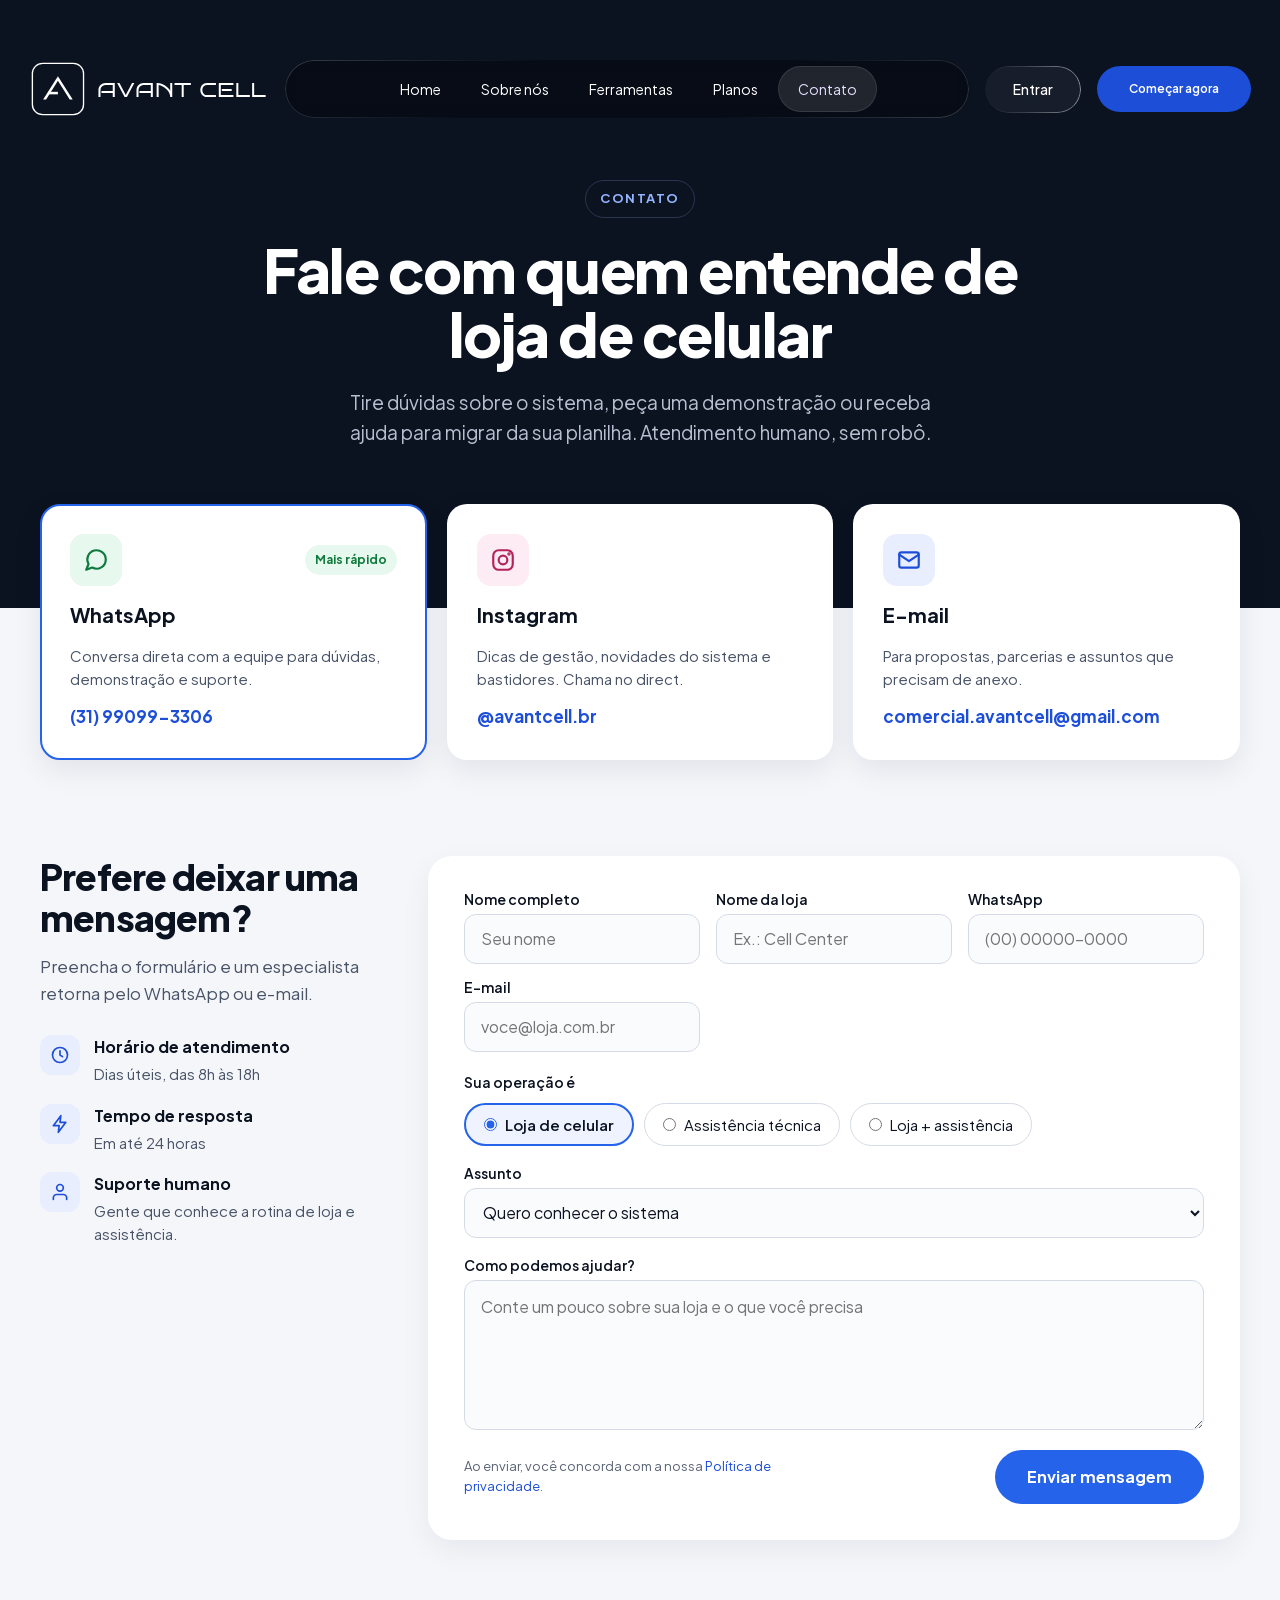
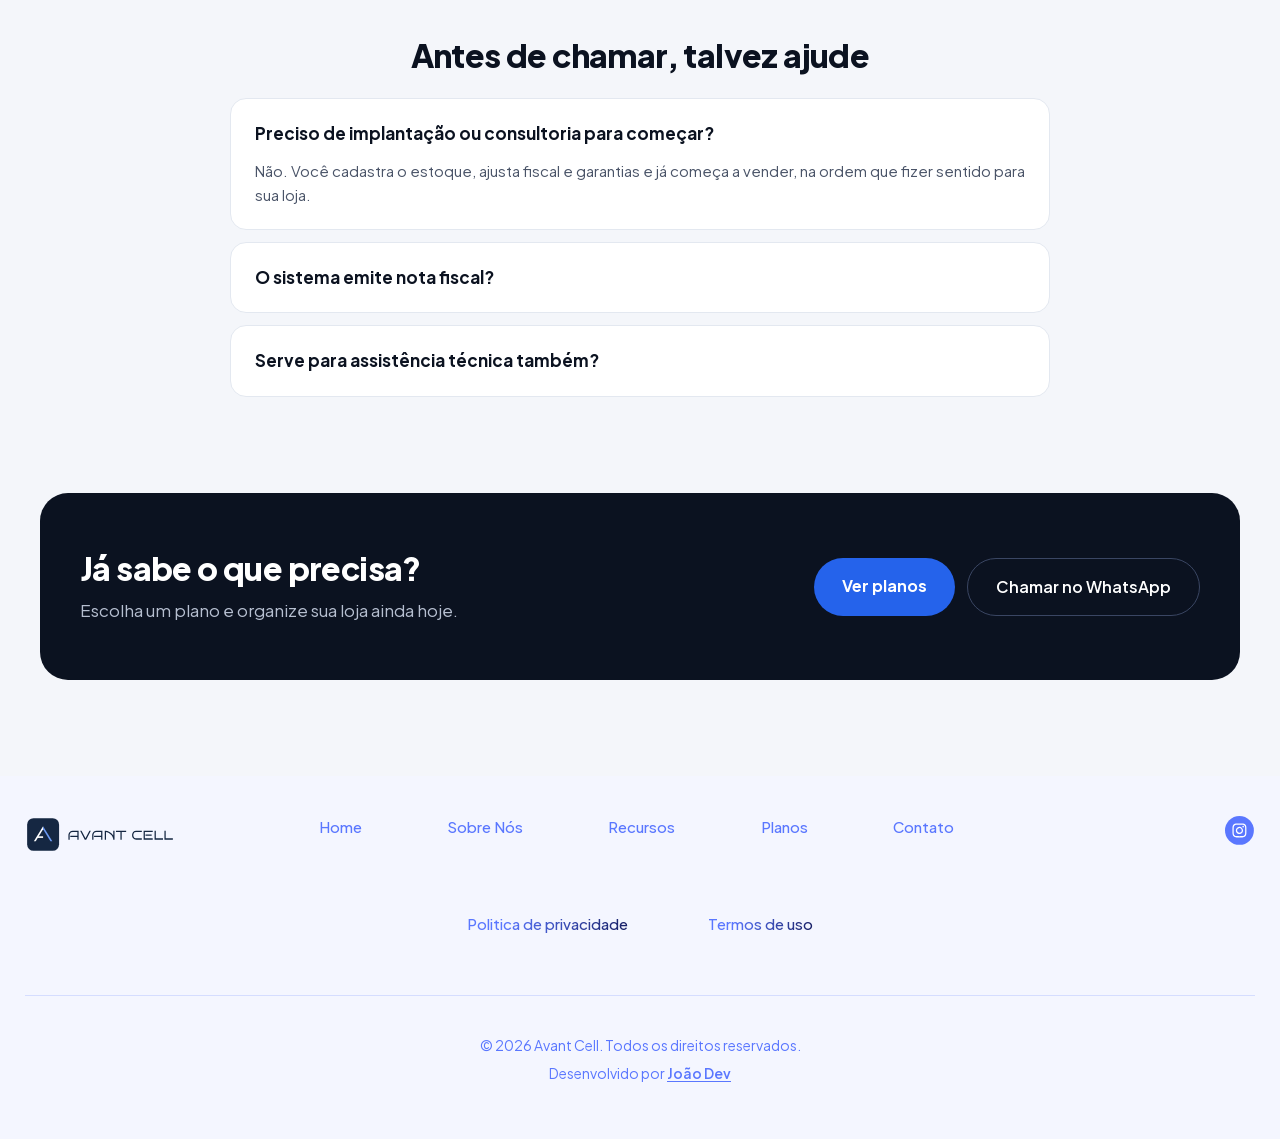
<file: contato/index.html>
<!DOCTYPE html>
<html lang="pt-BR">

<head>
	<!-- Google Tag Manager -->
	<script>(function(w,d,s,l,i){w[l]=w[l]||[];w[l].push({'gtm.start':
	new Date().getTime(),event:'gtm.js'});var f=d.getElementsByTagName(s)[0],
	j=d.createElement(s),dl=l!='dataLayer'?'&l='+l:'';j.async=true;j.src=
	'https://www.googletagmanager.com/gtm.js?id='+i+dl;f.parentNode.insertBefore(j,f);
	})(window,document,'script','dataLayer','GTM-543H5GN9');</script>
	<!-- End Google Tag Manager -->
	<script src="/avc-medicao.js" defer></script>
	<meta charset="UTF-8">
	<meta name="viewport" content="width=device-width, initial-scale=1.0" />
		<meta name='robots' content='index, follow, max-image-preview:large, max-snippet:-1, max-video-preview:-1' />

	<!-- This site is optimized with the Yoast SEO plugin v28.4 - https://yoast.com/product/yoast-seo-wordpress/ -->
	<title>Entre em Contato | Avant Cell</title>
	<meta name="description" content="Fale com a equipe do Avant Cell pelo WhatsApp, Instagram ou formulário. Estamos prontos para tirar suas dúvidas e ajudar você a crescer!" />
	<link rel="canonical" href="https://www.avantcell.com.br/contato/" />
	<meta property="og:locale" content="pt_BR" />
	<meta property="og:type" content="article" />
	<meta property="og:title" content="Entre em Contato | Avant Cell" />
	<meta property="og:description" content="Fale com a equipe do Avant Cell pelo WhatsApp, Instagram ou formulário. Estamos prontos para tirar suas dúvidas e ajudar você a crescer!" />
	<meta property="og:url" content="https://www.avantcell.com.br/contato/" />
	<meta property="og:site_name" content="Avant Cell" />
	<meta property="article:modified_time" content="2026-07-15T20:06:58+00:00" />
	<meta property="og:image" content="https://www.avantcell.com.br/wp-content/uploads/2026/09/avant-cell-compartilhamento.png" />
	<meta property="og:image:width" content="1200" />
	<meta property="og:image:height" content="630" />
	<meta property="og:image:type" content="image/png" />
	<meta name="twitter:card" content="summary_large_image" />
	<meta name="twitter:label1" content="Est. tempo de leitura" />
	<meta name="twitter:data1" content="1 minuto" />
	<script type="application/ld+json" class="yoast-schema-graph">{"@context":"https://schema.org","@graph":[{"@type":"WebPage","@id":"https://www.avantcell.com.br/contato/","url":"https://www.avantcell.com.br/contato/","name":"Entre em Contato | Avant Cell","isPartOf":{"@id":"https://www.avantcell.com.br/#website"},"primaryImageOfPage":{"@id":"https://www.avantcell.com.br/contato/#primaryimage"},"image":{"@id":"https://www.avantcell.com.br/contato/#primaryimage"},"thumbnailUrl":"https://www.avantcell.com.br/wp-content/uploads/2026/09/avant-cell-compartilhamento.png","datePublished":"2026-05-10T01:57:15+00:00","dateModified":"2026-07-15T20:06:58+00:00","description":"Fale com a equipe do Avant Cell pelo WhatsApp, Instagram ou formulário. Estamos prontos para tirar suas dúvidas e ajudar você a crescer!","breadcrumb":{"@id":"https://www.avantcell.com.br/contato/#breadcrumb"},"inLanguage":"pt-BR","potentialAction":[{"@type":"ReadAction","target":["https://www.avantcell.com.br/contato/"]}]},{"@type":"ImageObject","inLanguage":"pt-BR","@id":"https://www.avantcell.com.br/contato/#primaryimage","url":"https://www.avantcell.com.br/wp-content/uploads/2026/09/avant-cell-compartilhamento.png","contentUrl":"https://www.avantcell.com.br/wp-content/uploads/2026/09/avant-cell-compartilhamento.png","width":1200,"height":630,"caption":"Logo do Avant Cell"},{"@type":"BreadcrumbList","@id":"https://www.avantcell.com.br/contato/#breadcrumb","itemListElement":[{"@type":"ListItem","position":1,"name":"Início","item":"https://www.avantcell.com.br/"},{"@type":"ListItem","position":2,"name":"Contato"}]},{"@type":"WebSite","@id":"https://www.avantcell.com.br/#website","url":"https://www.avantcell.com.br/","name":"Avant Cell","description":"Sistema de gestão para lojas e assistências de celular","inLanguage":"pt-BR"}]}</script>
	<!-- / Yoast SEO plugin. -->


<script>
var wpo_server_info_css = {"user_agent":"Mozilla\/5.0 (Windows NT 10.0; Win64; x64) AppleWebKit\/537.36 (KHTML, like Gecko) Chrome\/131.0.0.0 Safari\/537.36"}
    var wpo_min307033b4=document.createElement("link");wpo_min307033b4.rel="stylesheet",wpo_min307033b4.type="text/css",wpo_min307033b4.media="async",wpo_min307033b4.href="../_ext/fonts.googleapis.com/css2__family_Plus_Jakarta_Sans_ital_wght_0_100_0_200_0_300_0_400_0.css",wpo_min307033b4.onload=function() {wpo_min307033b4.media="all"},document.getElementsByTagName("head")[0].appendChild(wpo_min307033b4);
</script>
<style id="wp-img-auto-sizes-contain-inline-css">
img:is([sizes=auto i],[sizes^="auto," i]){contain-intrinsic-size:3000px 1500px}
/*# sourceURL=wp-img-auto-sizes-contain-inline-css */
</style>
<style id="classic-theme-styles-inline-css">
/*! This file is auto-generated */
.wp-block-button__link{color:#fff;background-color:#32373c;border-radius:9999px;box-shadow:none;text-decoration:none;padding:calc(.667em + 2px) calc(1.333em + 2px);font-size:1.125em}.wp-block-file__button{background:#32373c;color:#fff;text-decoration:none}
/*# sourceURL=/wp-includes/css/classic-themes.min.css */
</style>
<style id="safe-svg-svg-icon-style-inline-css">
.safe-svg-cover{text-align:center}.safe-svg-cover .safe-svg-inside{display:inline-block;max-width:100%}.safe-svg-cover svg{fill:currentColor;height:100%;max-height:100%;max-width:100%;width:100%}

/*# sourceURL=../wp-content/plugins/safe-svg/dist/safe-svg-block-frontend.css */
</style>
<style id="global-styles-inline-css">
:root{--wp--preset--aspect-ratio--square: 1;--wp--preset--aspect-ratio--4-3: 4/3;--wp--preset--aspect-ratio--3-4: 3/4;--wp--preset--aspect-ratio--3-2: 3/2;--wp--preset--aspect-ratio--2-3: 2/3;--wp--preset--aspect-ratio--16-9: 16/9;--wp--preset--aspect-ratio--9-16: 9/16;--wp--preset--color--black: #000000;--wp--preset--color--cyan-bluish-gray: #abb8c3;--wp--preset--color--white: #ffffff;--wp--preset--color--pale-pink: #f78da7;--wp--preset--color--vivid-red: #cf2e2e;--wp--preset--color--luminous-vivid-orange: #ff6900;--wp--preset--color--luminous-vivid-amber: #fcb900;--wp--preset--color--light-green-cyan: #7bdcb5;--wp--preset--color--vivid-green-cyan: #00d084;--wp--preset--color--pale-cyan-blue: #8ed1fc;--wp--preset--color--vivid-cyan-blue: #0693e3;--wp--preset--color--vivid-purple: #9b51e0;--wp--preset--gradient--vivid-cyan-blue-to-vivid-purple: linear-gradient(135deg,rgb(6,147,227) 0%,rgb(155,81,224) 100%);--wp--preset--gradient--light-green-cyan-to-vivid-green-cyan: linear-gradient(135deg,rgb(122,220,180) 0%,rgb(0,208,130) 100%);--wp--preset--gradient--luminous-vivid-amber-to-luminous-vivid-orange: linear-gradient(135deg,rgb(252,185,0) 0%,rgb(255,105,0) 100%);--wp--preset--gradient--luminous-vivid-orange-to-vivid-red: linear-gradient(135deg,rgb(255,105,0) 0%,rgb(207,46,46) 100%);--wp--preset--gradient--very-light-gray-to-cyan-bluish-gray: linear-gradient(135deg,rgb(238,238,238) 0%,rgb(169,184,195) 100%);--wp--preset--gradient--cool-to-warm-spectrum: linear-gradient(135deg,rgb(74,234,220) 0%,rgb(151,120,209) 20%,rgb(207,42,186) 40%,rgb(238,44,130) 60%,rgb(251,105,98) 80%,rgb(254,248,76) 100%);--wp--preset--gradient--blush-light-purple: linear-gradient(135deg,rgb(255,206,236) 0%,rgb(152,150,240) 100%);--wp--preset--gradient--blush-bordeaux: linear-gradient(135deg,rgb(254,205,165) 0%,rgb(254,45,45) 50%,rgb(107,0,62) 100%);--wp--preset--gradient--luminous-dusk: linear-gradient(135deg,rgb(255,203,112) 0%,rgb(199,81,192) 50%,rgb(65,88,208) 100%);--wp--preset--gradient--pale-ocean: linear-gradient(135deg,rgb(255,245,203) 0%,rgb(182,227,212) 50%,rgb(51,167,181) 100%);--wp--preset--gradient--electric-grass: linear-gradient(135deg,rgb(202,248,128) 0%,rgb(113,206,126) 100%);--wp--preset--gradient--midnight: linear-gradient(135deg,rgb(2,3,129) 0%,rgb(40,116,252) 100%);--wp--preset--font-size--small: 13px;--wp--preset--font-size--medium: 20px;--wp--preset--font-size--large: 36px;--wp--preset--font-size--x-large: 42px;--wp--preset--spacing--20: 0.44rem;--wp--preset--spacing--30: 0.67rem;--wp--preset--spacing--40: 1rem;--wp--preset--spacing--50: 1.5rem;--wp--preset--spacing--60: 2.25rem;--wp--preset--spacing--70: 3.38rem;--wp--preset--spacing--80: 5.06rem;--wp--preset--shadow--natural: 6px 6px 9px rgba(0, 0, 0, 0.2);--wp--preset--shadow--deep: 12px 12px 50px rgba(0, 0, 0, 0.4);--wp--preset--shadow--sharp: 6px 6px 0px rgba(0, 0, 0, 0.2);--wp--preset--shadow--outlined: 6px 6px 0px -3px rgb(255, 255, 255), 6px 6px rgb(0, 0, 0);--wp--preset--shadow--crisp: 6px 6px 0px rgb(0, 0, 0);}.wp-block-button{--wp--preset--dimension--25: 25%;--wp--preset--dimension--50: 50%;--wp--preset--dimension--75: 75%;--wp--preset--dimension--100: 100%;}:where(body) { margin: 0; }:where(.is-layout-flex){gap: 0.5em;}:where(.is-layout-grid){gap: 0.5em;}body .is-layout-flex{display: flex;}.is-layout-flex{flex-wrap: wrap;align-items: center;}.is-layout-flex > :is(*, div){margin: 0;}body .is-layout-grid{display: grid;}.is-layout-grid > :is(*, div){margin: 0;}body{padding-top: 0px;padding-right: 0px;padding-bottom: 0px;padding-left: 0px;}:root :where(.wp-element-button, .wp-block-button__link){background-color: #32373c;border-width: 0;color: #fff;font-family: inherit;font-size: inherit;font-style: inherit;font-weight: inherit;letter-spacing: inherit;line-height: inherit;padding-top: calc(0.667em + 2px);padding-right: calc(1.333em + 2px);padding-bottom: calc(0.667em + 2px);padding-left: calc(1.333em + 2px);text-decoration: none;text-transform: inherit;}.has-black-color{color: var(--wp--preset--color--black) !important;}.has-cyan-bluish-gray-color{color: var(--wp--preset--color--cyan-bluish-gray) !important;}.has-white-color{color: var(--wp--preset--color--white) !important;}.has-pale-pink-color{color: var(--wp--preset--color--pale-pink) !important;}.has-vivid-red-color{color: var(--wp--preset--color--vivid-red) !important;}.has-luminous-vivid-orange-color{color: var(--wp--preset--color--luminous-vivid-orange) !important;}.has-luminous-vivid-amber-color{color: var(--wp--preset--color--luminous-vivid-amber) !important;}.has-light-green-cyan-color{color: var(--wp--preset--color--light-green-cyan) !important;}.has-vivid-green-cyan-color{color: var(--wp--preset--color--vivid-green-cyan) !important;}.has-pale-cyan-blue-color{color: var(--wp--preset--color--pale-cyan-blue) !important;}.has-vivid-cyan-blue-color{color: var(--wp--preset--color--vivid-cyan-blue) !important;}.has-vivid-purple-color{color: var(--wp--preset--color--vivid-purple) !important;}.has-black-background-color{background-color: var(--wp--preset--color--black) !important;}.has-cyan-bluish-gray-background-color{background-color: var(--wp--preset--color--cyan-bluish-gray) !important;}.has-white-background-color{background-color: var(--wp--preset--color--white) !important;}.has-pale-pink-background-color{background-color: var(--wp--preset--color--pale-pink) !important;}.has-vivid-red-background-color{background-color: var(--wp--preset--color--vivid-red) !important;}.has-luminous-vivid-orange-background-color{background-color: var(--wp--preset--color--luminous-vivid-orange) !important;}.has-luminous-vivid-amber-background-color{background-color: var(--wp--preset--color--luminous-vivid-amber) !important;}.has-light-green-cyan-background-color{background-color: var(--wp--preset--color--light-green-cyan) !important;}.has-vivid-green-cyan-background-color{background-color: var(--wp--preset--color--vivid-green-cyan) !important;}.has-pale-cyan-blue-background-color{background-color: var(--wp--preset--color--pale-cyan-blue) !important;}.has-vivid-cyan-blue-background-color{background-color: var(--wp--preset--color--vivid-cyan-blue) !important;}.has-vivid-purple-background-color{background-color: var(--wp--preset--color--vivid-purple) !important;}.has-black-border-color{border-color: var(--wp--preset--color--black) !important;}.has-cyan-bluish-gray-border-color{border-color: var(--wp--preset--color--cyan-bluish-gray) !important;}.has-white-border-color{border-color: var(--wp--preset--color--white) !important;}.has-pale-pink-border-color{border-color: var(--wp--preset--color--pale-pink) !important;}.has-vivid-red-border-color{border-color: var(--wp--preset--color--vivid-red) !important;}.has-luminous-vivid-orange-border-color{border-color: var(--wp--preset--color--luminous-vivid-orange) !important;}.has-luminous-vivid-amber-border-color{border-color: var(--wp--preset--color--luminous-vivid-amber) !important;}.has-light-green-cyan-border-color{border-color: var(--wp--preset--color--light-green-cyan) !important;}.has-vivid-green-cyan-border-color{border-color: var(--wp--preset--color--vivid-green-cyan) !important;}.has-pale-cyan-blue-border-color{border-color: var(--wp--preset--color--pale-cyan-blue) !important;}.has-vivid-cyan-blue-border-color{border-color: var(--wp--preset--color--vivid-cyan-blue) !important;}.has-vivid-purple-border-color{border-color: var(--wp--preset--color--vivid-purple) !important;}.has-vivid-cyan-blue-to-vivid-purple-gradient-background{background: var(--wp--preset--gradient--vivid-cyan-blue-to-vivid-purple) !important;}.has-light-green-cyan-to-vivid-green-cyan-gradient-background{background: var(--wp--preset--gradient--light-green-cyan-to-vivid-green-cyan) !important;}.has-luminous-vivid-amber-to-luminous-vivid-orange-gradient-background{background: var(--wp--preset--gradient--luminous-vivid-amber-to-luminous-vivid-orange) !important;}.has-luminous-vivid-orange-to-vivid-red-gradient-background{background: var(--wp--preset--gradient--luminous-vivid-orange-to-vivid-red) !important;}.has-very-light-gray-to-cyan-bluish-gray-gradient-background{background: var(--wp--preset--gradient--very-light-gray-to-cyan-bluish-gray) !important;}.has-cool-to-warm-spectrum-gradient-background{background: var(--wp--preset--gradient--cool-to-warm-spectrum) !important;}.has-blush-light-purple-gradient-background{background: var(--wp--preset--gradient--blush-light-purple) !important;}.has-blush-bordeaux-gradient-background{background: var(--wp--preset--gradient--blush-bordeaux) !important;}.has-luminous-dusk-gradient-background{background: var(--wp--preset--gradient--luminous-dusk) !important;}.has-pale-ocean-gradient-background{background: var(--wp--preset--gradient--pale-ocean) !important;}.has-electric-grass-gradient-background{background: var(--wp--preset--gradient--electric-grass) !important;}.has-midnight-gradient-background{background: var(--wp--preset--gradient--midnight) !important;}.has-small-font-size{font-size: var(--wp--preset--font-size--small) !important;}.has-medium-font-size{font-size: var(--wp--preset--font-size--medium) !important;}.has-large-font-size{font-size: var(--wp--preset--font-size--large) !important;}.has-x-large-font-size{font-size: var(--wp--preset--font-size--x-large) !important;}
:root :where(.wp-block-icon svg){width: 24px;}
:where(.wp-block-gallery.is-layout-flex){gap: var( --wp--style--gallery-gap-default, var( --gallery-block--gutter-size, var( --wp--style--block-gap, 0.5em ) ) );}:where(.wp-block-gallery.is-layout-grid){gap: var( --wp--style--gallery-gap-default, var( --gallery-block--gutter-size, var( --wp--style--block-gap, 0.5em ) ) );}
:where(.wp-block-latest-posts.is-layout-flex){gap: 1.25em;}:where(.wp-block-latest-posts.is-layout-grid){gap: 1.25em;}
:where(.wp-block-post-template.is-layout-flex){gap: 1.25em;}:where(.wp-block-post-template.is-layout-grid){gap: 1.25em;}
:where(.wp-block-term-template.is-layout-flex){gap: 1.25em;}:where(.wp-block-term-template.is-layout-grid){gap: 1.25em;}
:where(.wp-block-columns.is-layout-flex){gap: 2em;}:where(.wp-block-columns.is-layout-grid){gap: 2em;}
:root :where(.wp-block-pullquote){font-size: 1.5em;line-height: 1.6;}
/*# sourceURL=global-styles-inline-css */
</style>
<link rel='stylesheet' id='wpo_min-header-0-css' href='../wp-content/cache/wpo-minify/1787875534/assets/wpo-minify-header-6ce2c83e.min.css' media='all' />
<script type='text/javascript'>
		var elementskit = {
			resturl: '',
		}

		</script><script id="wpo_min-header-0-js" src="../wp-content/cache/wpo-minify/1787875534/assets/wpo-minify-header-b1f016dd.min.js"></script>
<meta name="generator" content="Elementor 4.2.3; features: e_font_icon_svg, additional_custom_breakpoints; settings: css_print_method-external, google_font-enabled, font_display-swap">
			<style>
				.e-con.e-parent:nth-of-type(n+4):not(.e-lazyloaded):not(.e-no-lazyload),
				.e-con.e-parent:nth-of-type(n+4):not(.e-lazyloaded):not(.e-no-lazyload) * {
					background-image: none !important;
				}
				@media screen and (max-height: 1024px) {
					.e-con.e-parent:nth-of-type(n+3):not(.e-lazyloaded):not(.e-no-lazyload),
					.e-con.e-parent:nth-of-type(n+3):not(.e-lazyloaded):not(.e-no-lazyload) * {
						background-image: none !important;
					}
				}
				@media screen and (max-height: 640px) {
					.e-con.e-parent:nth-of-type(n+2):not(.e-lazyloaded):not(.e-no-lazyload),
					.e-con.e-parent:nth-of-type(n+2):not(.e-lazyloaded):not(.e-no-lazyload) * {
						background-image: none !important;
					}
				}
			</style>
			<link rel="icon" href="../wp-content/uploads/2026/05/cropped-FAVICON-AVANT-CELL-32x32.webp" sizes="32x32" />
<link rel="icon" href="../wp-content/uploads/2026/05/cropped-FAVICON-AVANT-CELL-192x192.webp" sizes="192x192" />
<link rel="apple-touch-icon" href="../wp-content/uploads/2026/05/cropped-FAVICON-AVANT-CELL-180x180.webp" />
<meta name="msapplication-TileImage" content="../wp-content/uploads/2026/05/cropped-FAVICON-AVANT-CELL-270x270.webp" />
<link rel="stylesheet" href="../avc-ajustes.css" />

<!-- Estilos do layout da pagina de contato. Tudo sob .pagina-contato: o
     cabecalho e o rodape do site ficam de fora. -->
<style>
	.pagina-contato { font-family: 'Plus Jakarta Sans', system-ui, sans-serif; color: #0B1220; background: #F4F6FA; }
	.pagina-contato a { color: #1D4ED8; }
	.pagina-contato a:hover { color: #1E3A8A; }
	.pagina-contato input,
	.pagina-contato textarea,
	.pagina-contato select,
	.pagina-contato button { font-family: inherit; }
	.pagina-contato details summary { cursor: pointer; list-style: none; }
	.pagina-contato details summary::-webkit-details-marker { display: none; }

	/* o cabecalho do site e fixo: o hero precisa comecar abaixo dele */
	.pagina-contato .contato-hero { padding-top: 180px !important; }
	@media (max-width: 1024px) { .pagina-contato .contato-hero { padding-top: 160px !important; } }
</style>
</head>

<body data-rsssl=1 class="wp-singular page-template-default page page-id-6288 wp-theme-hello-elementor elementor-default elementor-kit-7 elementor-page elementor-page-6288">
<!-- Google Tag Manager (noscript) -->
<noscript><iframe src="https://www.googletagmanager.com/ns.html?id=GTM-543H5GN9"
height="0" width="0" style="display:none;visibility:hidden"></iframe></noscript>
<!-- End Google Tag Manager (noscript) -->

			<e-page-transition preloader-type="image" preloader-image-url="../wp-content/uploads/2026/05/LOGO.svg" class="e-page-transition--entering" >
					</e-page-transition>

			<a class="skip-link screen-reader-text" href="#content">
			Skip to content		</a>
	
	
	<div class="ekit-template-content-markup ekit-template-content-header ekit-template-content-theme-support">
				<div data-elementor-type="wp-post" data-elementor-id="7100" class="elementor elementor-7100" data-elementor-post-type="elementskit_template">
				<div class="elementor-element elementor-element-f2a8e10 e-flex e-con-boxed e-con e-parent" data-id="f2a8e10" data-element_type="container" data-e-type="container" data-settings="{&quot;position&quot;:&quot;fixed&quot;}">
					<div class="e-con-inner">
		<div class="elementor-element elementor-element-bdb4819 e-con-full e-flex e-con e-child" data-id="bdb4819" data-element_type="container" data-e-type="container" data-settings="{&quot;animation_mobile&quot;:&quot;none&quot;}">
		<div class="elementor-element elementor-element-4a8f16e e-con-full e-flex e-con e-child" data-id="4a8f16e" data-element_type="container" data-e-type="container">
		<div class="elementor-element elementor-element-eb8a4cd e-con-full e-flex e-con e-child" data-id="eb8a4cd" data-element_type="container" data-e-type="container">
				<div class="elementor-element elementor-element-1644d3e minha-logo elementor-hidden-mobile elementor-widget elementor-widget-image" data-id="1644d3e" data-element_type="widget" data-e-type="widget" data-widget_type="image.default">
																<a href="../index.html">
							<img width="186" height="33" src="../wp-content/uploads/2026/05/LOGO.svg" class="attachment-full size-full wp-image-5960" alt="Avant Cell" />								</a>
															</div>
		<div class="elementor-element elementor-element-baeba61 e-con-full e-flex e-con e-child" data-id="baeba61" data-element_type="container" data-e-type="container" data-settings="{&quot;animation&quot;:&quot;none&quot;,&quot;animation_mobile&quot;:&quot;none&quot;}">
				<div class="elementor-element elementor-element-547b1d4 elementor-widget__width-auto elementor-widget-mobile__width-auto elementor-nav-menu--stretch elementor-nav-menu--dropdown-tablet elementor-nav-menu__text-align-aside elementor-nav-menu--toggle elementor-nav-menu--burger elementor-widget elementor-widget-nav-menu" data-id="547b1d4" data-element_type="widget" data-e-type="widget" data-settings="{&quot;full_width&quot;:&quot;stretch&quot;,&quot;toggle_icon_hover_animation&quot;:&quot;grow&quot;,&quot;layout&quot;:&quot;horizontal&quot;,&quot;submenu_icon&quot;:{&quot;value&quot;:&quot;&lt;svg aria-hidden=\&quot;true\&quot; class=\&quot;e-font-icon-svg e-fas-caret-down\&quot; viewBox=\&quot;0 0 320 512\&quot; xmlns=\&quot;http:\/\/www.w3.org\/2000\/svg\&quot;&gt;&lt;path d=\&quot;M31.3 192h257.3c17.8 0 26.7 21.5 14.1 34.1L174.1 354.8c-7.8 7.8-20.5 7.8-28.3 0L17.2 226.1C4.6 213.5 13.5 192 31.3 192z\&quot;&gt;&lt;\/path&gt;&lt;\/svg&gt;&quot;,&quot;library&quot;:&quot;fa-solid&quot;},&quot;toggle&quot;:&quot;burger&quot;}" data-widget_type="nav-menu.avc">
								<nav aria-label="Menu" class="elementor-nav-menu--main elementor-nav-menu__container elementor-nav-menu--layout-horizontal e--pointer-none">
				<ul id="menu-1-547b1d4" class="elementor-nav-menu"><li class="menu-item menu-item-type-custom menu-item-object-custom menu-item-home menu-item-7103"><a href="../index.html" class="elementor-item">Home</a></li>
<li class="menu-item menu-item-type-custom menu-item-object-custom menu-item-7104"><a href="../sobre/index.html" class="elementor-item">Sobre nós</a></li>
<li class="menu-item menu-item-type-custom menu-item-object-custom menu-item-has-children menu-item-7105"><a href="../recursos/index.html" class="elementor-item elementor-item-anchor">Ferramentas</a>
<ul class="sub-menu elementor-nav-menu--dropdown">
	<li class="menu-item menu-item-type-custom menu-item-object-custom menu-item-has-children menu-item-7109"><a href="#" class="elementor-sub-item elementor-item-anchor">Ferramentas</a>
	<ul class="sub-menu elementor-nav-menu--dropdown">
		
		
		<li class="menu-item menu-item-type-custom menu-item-object-custom menu-item-7154"><a href="../recursos/index.html" class="elementor-sub-item">Recursos</a></li>
	</ul>
</li>
</ul>
</li>
<li class="menu-item menu-item-type-custom menu-item-object-custom menu-item-7317"><a href="../planos/index.html" class="elementor-item">Planos</a></li>

<li class="menu-item menu-item-type-custom menu-item-object-custom current-menu-item menu-item-7108"><a href="index.html" aria-current="page" class="elementor-item elementor-item-active">Contato</a></li>
</ul>			</nav>
					<div class="elementor-menu-toggle" role="button" tabindex="0" aria-label="Menu Toggle" aria-expanded="false">
			<svg aria-hidden="true" role="presentation" class="elementor-menu-toggle__icon--open elementor-animation-grow e-font-icon-svg e-eicon-menu-bar" viewBox="0 0 1000 1000" xmlns="http://www.w3.org/2000/svg"><path d="M104 333H896C929 333 958 304 958 271S929 208 896 208H104C71 208 42 237 42 271S71 333 104 333ZM104 583H896C929 583 958 554 958 521S929 458 896 458H104C71 458 42 487 42 521S71 583 104 583ZM104 833H896C929 833 958 804 958 771S929 708 896 708H104C71 708 42 737 42 771S71 833 104 833Z"></path></svg><svg aria-hidden="true" role="presentation" class="elementor-menu-toggle__icon--close elementor-animation-grow e-font-icon-svg e-eicon-close" viewBox="0 0 1000 1000" xmlns="http://www.w3.org/2000/svg"><path d="M742 167L500 408 258 167C246 154 233 150 217 150 196 150 179 158 167 167 154 179 150 196 150 212 150 229 154 242 171 254L408 500 167 742C138 771 138 800 167 829 196 858 225 858 254 829L496 587 738 829C750 842 767 846 783 846 800 846 817 842 829 829 842 817 846 804 846 783 846 767 842 750 829 737L588 500 833 258C863 229 863 200 833 171 804 137 775 137 742 167Z"></path></svg>		</div>
					<nav class="elementor-nav-menu--dropdown elementor-nav-menu__container" aria-hidden="true">
				<ul id="menu-2-547b1d4" class="elementor-nav-menu"><li class="menu-item menu-item-type-custom menu-item-object-custom menu-item-home menu-item-7103"><a href="../index.html" class="elementor-item" tabindex="-1">Home</a></li>
<li class="menu-item menu-item-type-custom menu-item-object-custom menu-item-7104"><a href="../sobre/index.html" class="elementor-item" tabindex="-1">Sobre nós</a></li>
<li class="menu-item menu-item-type-custom menu-item-object-custom menu-item-has-children menu-item-7105"><a href="../recursos/index.html" class="elementor-item elementor-item-anchor" tabindex="-1">Ferramentas</a>
<ul class="sub-menu elementor-nav-menu--dropdown">
	<li class="menu-item menu-item-type-custom menu-item-object-custom menu-item-has-children menu-item-7109"><a href="#" class="elementor-sub-item elementor-item-anchor" tabindex="-1">Ferramentas</a>
	<ul class="sub-menu elementor-nav-menu--dropdown">
		
		
		<li class="menu-item menu-item-type-custom menu-item-object-custom menu-item-7154"><a href="../recursos/index.html" class="elementor-sub-item" tabindex="-1">Recursos</a></li>
	</ul>
</li>
</ul>
</li>
<li class="menu-item menu-item-type-custom menu-item-object-custom menu-item-7317"><a href="../planos/index.html" class="elementor-item" tabindex="-1">Planos</a></li>

<li class="menu-item menu-item-type-custom menu-item-object-custom current-menu-item menu-item-7108"><a href="index.html" aria-current="page" class="elementor-item elementor-item-active" tabindex="-1">Contato</a></li>
</ul>			</nav>
						</div>
				<div class="elementor-element elementor-element-f0c18a2 minha-logo elementor-hidden-widescreen elementor-hidden-desktop elementor-hidden-laptop elementor-hidden-tablet elementor-widget elementor-widget-image" data-id="f0c18a2" data-element_type="widget" data-e-type="widget" data-widget_type="image.default">
																<a href="../index.html">
							<img width="186" height="33" src="../wp-content/uploads/2026/05/LOGO.svg" class="attachment-full size-full wp-image-5960" alt="Avant Cell" />								</a>
															</div>
				<div class="elementor-element elementor-element-cbf3d8f elementor-widget__width-initial elementor-absolute elementor-widget elementor-widget-html" data-id="cbf3d8f" data-element_type="widget" data-e-type="widget" data-settings="{&quot;_position&quot;:&quot;absolute&quot;}" data-widget_type="html.default">
					<script>
// Mudamos de 'DOMContentLoaded' para 'load' para garantir que as imagens e CSS básicos carregaram
window.addEventListener('load', function () {
  const menus = document.querySelectorAll('nav.elementor-nav-menu--main');

  menus.forEach(function (menuWrapper) {
    const ul = menuWrapper.querySelector('ul.elementor-nav-menu');
    if (!ul) return;

    // Pega APENAS os <li> principais, ignorando submenus
    const items = Array.from(ul.children).filter(child => child.tagName === 'LI');
    if (!items.length) return;

    const highlight = document.createElement('div');
    highlight.className = 'menu-highlight';
    ul.appendChild(highlight);

    let activeItem = ul.querySelector('li.current-menu-item') || items[0];

    function moveHighlight(item) {
      if (!item) return;

      const link = item.querySelector('a.elementor-item');
      if (!link) return;

      // Mede o UL e o Link na mesma proporção
      const ulRect = ul.getBoundingClientRect();
      const linkRect = link.getBoundingClientRect();

      // Calcula a diferença exata
      const left = linkRect.left - ulRect.left;
      const top = linkRect.top - ulRect.top;

      highlight.style.width = linkRect.width + 'px';
      highlight.style.height = linkRect.height + 'px';
      highlight.style.transform = `translate(${left}px, ${top}px)`;
      highlight.classList.add('is-visible');
    }

    // ==========================================
    // A MÁGICA AQUI: O Comando document.fonts.ready 
    // obriga o script a esperar as fontes terminarem de 
    // renderizar na tela antes de tirar as medidas da pílula!
    // ==========================================
    document.fonts.ready.then(function() {
        setTimeout(function() {
            moveHighlight(activeItem);
        }, 150); // Um fôlego extra de 150ms pro Elementor se estabilizar
    });

    items.forEach(function (item) {
      item.addEventListener('mouseenter', function () {
        moveHighlight(item);
      });

      item.addEventListener('click', function () {
        items.forEach(function (t) {
          t.classList.remove('current-menu-item');
        });
        item.classList.add('current-menu-item');
        activeItem = item;
        moveHighlight(activeItem);
      });
    });

    ul.addEventListener('mouseleave', function () {
      moveHighlight(activeItem);
    });

    window.addEventListener('resize', function () {
      moveHighlight(activeItem);
    });
  });
});
</script>				</div>
				</div>
				<div class="elementor-element elementor-element-ec60a1e elementor-hidden-mobile elementor-widget elementor-widget-html" data-id="ec60a1e" data-element_type="widget" data-e-type="widget" data-widget_type="html.default">
					<style>
@import url('../_ext/fonts.googleapis.com/css2__family_Plus_Jakarta_Sans_wght_400_500_600_display_swap.css');

.btn-glass-header {
    position: relative;
    display: inline-flex;
    align-items: center;
    justify-content: center;
    
    /* Tipografia */
    font-family: 'Plus Jakarta Sans', sans-serif !important;
    font-size: 14px;
    font-weight: 500;
    text-decoration: none;
    
    /* Fundo de vidro adaptativo */
    background: rgba(255, 255, 255, 0.05); 
    backdrop-filter: blur(15px);
    -webkit-backdrop-filter: blur(15px);
    
    color: #ffffff;
    padding: 13px 28px;
    border-radius: 100px;
    transition: all 0.4s cubic-bezier(0.4, 0, 0.2, 1);
    cursor: pointer;
    
    /* Remove a borda padrão */
    border: none;
    z-index: 1;
}

/* A MÁGICA DA BORDA: Degradê que some na esquerda */
.btn-glass-header::before {
    content: "";
    position: absolute;
    inset: 0;
    border-radius: 100px;
    padding: 1px; /* Espessura da borda */
    
    /* Degradê: Transparente (0%) na esquerda -> Branco translúcido na direita */
    background: linear-gradient(to right, rgba(255, 255, 255, 0) 0%, rgba(255, 255, 255, 0.15) 40%, rgba(255, 255, 255, 0.5) 100%);
    
    /* Máscara que corta o miolo e deixa só a borda visível */
    -webkit-mask: linear-gradient(#fff 0 0) content-box, linear-gradient(#fff 0 0);
    -webkit-mask-composite: xor;
    mask-composite: exclude;
    pointer-events: none;
    z-index: -1;
    transition: all 0.4s ease;
}

/* --- ESTADO PARA FUNDO CLARO --- */
/* Aplique a classe .fundo-claro no header ou container pai */
.fundo-claro .btn-glass-header {
    background: rgba(0, 0, 0, 0.03);
    color: #1a1a1a !important;
}

.fundo-claro .btn-glass-header::before {
    /* Borda degradê escura para fundo claro */
    background: linear-gradient(to right, rgba(0, 0, 0, 0) 0%, rgba(0, 0, 0, 0.1) 40%, rgba(0, 0, 0, 0.3) 100%);
}

/* --- EFEITOS DE HOVER --- */
.btn-glass-header:hover {
    transform: translateY(-1px);
    background: rgba(255, 255, 255, 0.1);
    box-shadow: 0 4px 15px rgba(0, 0, 0, 0.1);
    color: #ffffff;
}

.btn-glass-header:hover::before {
    /* Brilha um pouco mais a borda no hover */
    background: linear-gradient(to right, rgba(255, 255, 255, 0) 0%, rgba(255, 255, 255, 0.25) 40%, rgba(255, 255, 255, 0.7) 100%);
}

.fundo-claro .btn-glass-header:hover {
    background: rgba(0, 0, 0, 0.06);
    color: #000000 !important;
}

.fundo-claro .btn-glass-header:hover::before {
    background: linear-gradient(to right, rgba(0, 0, 0, 0) 0%, rgba(0, 0, 0, 0.15) 40%, rgba(0, 0, 0, 0.4) 100%);
}

.btn-glass-header:active {
    transform: scale(0.98);
}
</style>

<a href="../entrar/index.html" class="btn-glass-header">
    Entrar
</a>				</div>
				<div class="elementor-element elementor-element-9516fa4 elementor-hidden-mobile elementor-widget elementor-widget-html" data-id="9516fa4" data-element_type="widget" data-e-type="widget" data-widget_type="html.default">
					<style>
@import url('../_ext/fonts.googleapis.com/css2__family_Plus_Jakarta_Sans_wght_400_500_600_700_display_swap.css');

.btn-principal-roxo {
    display: inline-flex;
    align-items: center;
    justify-content: center;
    
    /* Configuração da Fonte */
    font-family: 'Plus Jakarta Sans', sans-serif !important;
    font-size: 12px;
    font-weight: 600; /* Aumentei levemente para destacar a nova fonte */
    color: #ffffff;
    
    /* Mantendo seu gradiente original e animação */
    background: #1D4ED8;
    
    padding: 14px 32px;
    border-radius: 30px; 
    text-decoration: none;
    transition: all 0.4s ease;
    width: max-content;
    border: none;
    cursor: pointer;
}

/* A Mágica do Loop Infinito */
@keyframes passarCoresContinuo {
    0% { background-position: 0% 50%; }
    100% { background-position: 100% 50%; }
}

/* EFEITOS DE HOVER */
.btn-principal-roxo:hover {
    color: #ffffff !important;
    text-decoration: none;
    transform: scale(1.03) translateY(-4px); 
    box-shadow: 0 0 15px rgba(29, 78, 216, 0.6), 
                0 0 30px rgba(29, 78, 216, 0.4);
}

.btn-principal-roxo:active {
    transform: scale(0.99) translateY(0px);
    color: #ffffff !important;
}

/* RESPONSIVIDADE */
@media (max-width: 767px) {
    .btn-principal-roxo {
        padding: 12px 24px;
        font-size: 14px;
    }
}
</style>

<a href="../planos/index.html" class="btn-principal-roxo">
    Começar agora
</a>				</div>
				</div>
				</div>
				</div>
					</div>
				</div>
				</div>
			</div>

	

<main id="content" class="site-main">
<div class="pagina-contato">

<!-- HERO -->
<section class="contato-hero" style="background: #0B1220; color: #FFFFFF; padding: 72px 24px 160px;">
<div style="max-width: 1200px; margin: 0 auto; display: flex; flex-direction: column; align-items: center; text-align: center; gap: 20px;">
<span style="font-size: 13px; font-weight: 700; letter-spacing: 1.5px; text-transform: uppercase; color: #93B4FF; border: 1px solid #2A3550; padding: 8px 14px; border-radius: 999px;">Contato</span>
<h1 style="margin: 0; font-size: clamp(36px, 5vw, 60px); line-height: 1.08; font-weight: 800; letter-spacing: -1.5px; max-width: 820px;">Fale com quem entende de loja de celular</h1>
<p style="margin: 0; font-size: 19px; line-height: 1.6; color: #B6BFD0; max-width: 620px;">Tire dúvidas sobre o sistema, peça uma demonstração ou receba ajuda para migrar da sua planilha. Atendimento humano, sem robô.</p>
</div>
</section>

<!-- CANAIS -->
<section style="padding: 0 24px; margin-top: -104px;">
<div style="max-width: 1200px; margin: 0 auto; display: grid; grid-template-columns: repeat(auto-fit, minmax(280px, 1fr)); gap: 20px;">

<a href="https://wa.me/5531990993306" target="_blank" rel="noopener" style="background: #FFFFFF; border-radius: 20px; padding: 28px; text-decoration: none; color: #0B1220; display: flex; flex-direction: column; gap: 14px; box-shadow: 0 10px 30px rgba(11,18,32,0.08); border: 2px solid #2563EB;">
<div style="display: flex; align-items: center; justify-content: space-between;">
<div style="width: 52px; height: 52px; border-radius: 14px; background: #E7F8EE; display: flex; align-items: center; justify-content: center;">
<svg width="26" height="26" viewBox="0 0 24 24" fill="none" stroke="#0F7A3D" stroke-width="2" stroke-linecap="round" stroke-linejoin="round" aria-hidden="true"><path d="M21 11.5a8.4 8.4 0 0 1-12.5 7.4L3 21l2.1-5.3A8.5 8.5 0 1 1 21 11.5z"></path></svg>
</div>
<span style="font-size: 12px; font-weight: 700; color: #0F7A3D; background: #E7F8EE; padding: 6px 10px; border-radius: 999px;">Mais rápido</span>
</div>
<div style="font-size: 20px; font-weight: 700;">WhatsApp</div>
<div style="font-size: 15px; line-height: 1.55; color: #4A5468;">Conversa direta com a equipe para dúvidas, demonstração e suporte.</div>
<div style="font-size: 17px; font-weight: 700; color: #1D4ED8; margin-top: auto;">(31) 99099-3306</div>
</a>

<a href="https://www.instagram.com/avantcell.br" target="_blank" rel="noopener" style="background: #FFFFFF; border-radius: 20px; padding: 28px; text-decoration: none; color: #0B1220; display: flex; flex-direction: column; gap: 14px; box-shadow: 0 10px 30px rgba(11,18,32,0.08); border: 2px solid transparent;">
<div style="width: 52px; height: 52px; border-radius: 14px; background: #FDECF3; display: flex; align-items: center; justify-content: center;">
<svg width="26" height="26" viewBox="0 0 24 24" fill="none" stroke="#B4235A" stroke-width="2" stroke-linecap="round" stroke-linejoin="round" aria-hidden="true"><rect x="3" y="3" width="18" height="18" rx="5"></rect><circle cx="12" cy="12" r="4"></circle><circle cx="17.5" cy="6.5" r="0.6"></circle></svg>
</div>
<div style="font-size: 20px; font-weight: 700;">Instagram</div>
<div style="font-size: 15px; line-height: 1.55; color: #4A5468;">Dicas de gestão, novidades do sistema e bastidores. Chama no direct.</div>
<div style="font-size: 17px; font-weight: 700; color: #1D4ED8; margin-top: auto;">@avantcell.br</div>
</a>

<a href="mailto:comercial.avantcell@gmail.com" style="background: #FFFFFF; border-radius: 20px; padding: 28px; text-decoration: none; color: #0B1220; display: flex; flex-direction: column; gap: 14px; box-shadow: 0 10px 30px rgba(11,18,32,0.08); border: 2px solid transparent;">
<div style="width: 52px; height: 52px; border-radius: 14px; background: #E8EEFE; display: flex; align-items: center; justify-content: center;">
<svg width="26" height="26" viewBox="0 0 24 24" fill="none" stroke="#1D4ED8" stroke-width="2" stroke-linecap="round" stroke-linejoin="round" aria-hidden="true"><rect x="3" y="5" width="18" height="14" rx="2"></rect><path d="M3 7l9 6 9-6"></path></svg>
</div>
<div style="font-size: 20px; font-weight: 700;">E-mail</div>
<div style="font-size: 15px; line-height: 1.55; color: #4A5468;">Para propostas, parcerias e assuntos que precisam de anexo.</div>
<div style="font-size: 17px; font-weight: 700; color: #1D4ED8; margin-top: auto; overflow-wrap: anywhere;">comercial.avantcell@gmail.com</div>
</a>

</div>
</section>

<!-- FORMULÁRIO + INFORMAÇÕES -->
<section style="padding: 96px 24px;">
<div style="max-width: 1200px; margin: 0 auto; display: flex; flex-wrap: wrap; gap: 48px; align-items: flex-start;">

<div style="flex: 1 1 340px; min-width: 0; display: flex; flex-direction: column; gap: 28px;">
<div style="display: flex; flex-direction: column; gap: 14px;">
<h2 style="margin: 0; font-size: 36px; line-height: 1.15; font-weight: 800; letter-spacing: -0.8px;">Prefere deixar uma mensagem?</h2>
<p style="margin: 0; font-size: 17px; line-height: 1.6; color: #4A5468;">Preencha o formulário e um especialista retorna pelo WhatsApp ou e-mail.</p>
</div>
<div style="display: flex; flex-direction: column; gap: 18px;">
<div style="display: flex; gap: 14px; align-items: flex-start;">
<div style="width: 40px; height: 40px; flex: 0 0 40px; border-radius: 12px; background: #E8EEFE; display: flex; align-items: center; justify-content: center;"><svg width="20" height="20" viewBox="0 0 24 24" fill="none" stroke="#1D4ED8" stroke-width="2" stroke-linecap="round" stroke-linejoin="round" aria-hidden="true"><circle cx="12" cy="12" r="9"></circle><path d="M12 7v5l3 2"></path></svg></div>
<div><div style="font-weight: 700; font-size: 16px;">Horário de atendimento</div><div style="color: #4A5468; font-size: 15px; margin-top: 4px;">Dias úteis, das 8h às 18h</div></div>
</div>
<div style="display: flex; gap: 14px; align-items: flex-start;">
<div style="width: 40px; height: 40px; flex: 0 0 40px; border-radius: 12px; background: #E8EEFE; display: flex; align-items: center; justify-content: center;"><svg width="20" height="20" viewBox="0 0 24 24" fill="none" stroke="#1D4ED8" stroke-width="2" stroke-linecap="round" stroke-linejoin="round" aria-hidden="true"><path d="M13 2L4 14h7l-1 8 9-12h-7z"></path></svg></div>
<div><div style="font-weight: 700; font-size: 16px;">Tempo de resposta</div><div style="color: #4A5468; font-size: 15px; margin-top: 4px;">Em até 24 horas</div></div>
</div>
<div style="display: flex; gap: 14px; align-items: flex-start;">
<div style="width: 40px; height: 40px; flex: 0 0 40px; border-radius: 12px; background: #E8EEFE; display: flex; align-items: center; justify-content: center;"><svg width="20" height="20" viewBox="0 0 24 24" fill="none" stroke="#1D4ED8" stroke-width="2" stroke-linecap="round" stroke-linejoin="round" aria-hidden="true"><path d="M20 21v-2a4 4 0 0 0-4-4H8a4 4 0 0 0-4 4v2"></path><circle cx="12" cy="7" r="4"></circle></svg></div>
<div><div style="font-weight: 700; font-size: 16px;">Suporte humano</div><div style="color: #4A5468; font-size: 15px; margin-top: 4px;">Gente que conhece a rotina de loja e assistência.</div></div>
</div>
</div>
</div>

<form id="form-contato" style="flex: 999 1 560px; min-width: 0; background: #FFFFFF; border-radius: 24px; padding: 36px; box-shadow: 0 10px 30px rgba(11,18,32,0.06); display: flex; flex-direction: column; gap: 20px; box-sizing: border-box;">
<div style="display: grid; grid-template-columns: repeat(auto-fit, minmax(220px, 1fr)); gap: 16px;">
<div style="display: flex; flex-direction: column; gap: 8px;">
<label for="nome" style="font-size: 14px; font-weight: 600;">Nome completo</label>
<input id="nome" name="nome" type="text" placeholder="Seu nome" required style="height: 50px; border: 1px solid #D5DBE6; border-radius: 12px; padding: 0 16px; font-size: 16px; background: #FAFBFD; color: #0B1220;">
</div>
<div style="display: flex; flex-direction: column; gap: 8px;">
<label for="loja" style="font-size: 14px; font-weight: 600;">Nome da loja</label>
<input id="loja" name="loja" type="text" placeholder="Ex.: Cell Center" style="height: 50px; border: 1px solid #D5DBE6; border-radius: 12px; padding: 0 16px; font-size: 16px; background: #FAFBFD; color: #0B1220;">
</div>
<div style="display: flex; flex-direction: column; gap: 8px;">
<label for="whats" style="font-size: 14px; font-weight: 600;">WhatsApp</label>
<input id="whats" name="whats" type="tel" placeholder="(00) 00000-0000" style="height: 50px; border: 1px solid #D5DBE6; border-radius: 12px; padding: 0 16px; font-size: 16px; background: #FAFBFD; color: #0B1220;">
</div>
<div style="display: flex; flex-direction: column; gap: 8px;">
<label for="email" style="font-size: 14px; font-weight: 600;">E-mail</label>
<input id="email" name="email" type="email" placeholder="voce@loja.com.br" style="height: 50px; border: 1px solid #D5DBE6; border-radius: 12px; padding: 0 16px; font-size: 16px; background: #FAFBFD; color: #0B1220;">
</div>
</div>

<fieldset style="border: 0; margin: 0; padding: 0; display: flex; flex-direction: column; gap: 10px;">
<legend style="font-size: 14px; font-weight: 600; padding: 0; margin-bottom: 10px;">Sua operação é</legend>
<div style="display: flex; flex-wrap: wrap; gap: 10px;">
<label style="display: flex; align-items: center; gap: 8px; border: 2px solid #2563EB; background: #EEF3FF; border-radius: 999px; padding: 12px 18px; font-size: 15px; font-weight: 600; cursor: pointer;"><input type="radio" name="perfil" value="Loja de celular" checked style="accent-color: #2563EB;">Loja de celular</label>
<label style="display: flex; align-items: center; gap: 8px; border: 1px solid #D5DBE6; border-radius: 999px; padding: 12px 18px; font-size: 15px; cursor: pointer;"><input type="radio" name="perfil" value="Assistência técnica">Assistência técnica</label>
<label style="display: flex; align-items: center; gap: 8px; border: 1px solid #D5DBE6; border-radius: 999px; padding: 12px 18px; font-size: 15px; cursor: pointer;"><input type="radio" name="perfil" value="Loja + assistência">Loja + assistência</label>
</div>
</fieldset>

<div style="display: flex; flex-direction: column; gap: 8px;">
<label for="assunto" style="font-size: 14px; font-weight: 600;">Assunto</label>
<select id="assunto" name="assunto" style="height: 50px; border: 1px solid #D5DBE6; border-radius: 12px; padding: 0 14px; font-size: 16px; background: #FAFBFD; color: #0B1220;">
<option>Quero conhecer o sistema</option>
<option>Agendar demonstração</option>
<option>Dúvida sobre planos</option>
<option>Já sou cliente: suporte</option>
<option>Outro assunto</option>
</select>
</div>

<div style="display: flex; flex-direction: column; gap: 8px;">
<label for="msg" style="font-size: 14px; font-weight: 600;">Como podemos ajudar?</label>
<textarea id="msg" name="msg" rows="5" placeholder="Conte um pouco sobre sua loja e o que você precisa" style="border: 1px solid #D5DBE6; border-radius: 12px; padding: 14px 16px; font-size: 16px; background: #FAFBFD; color: #0B1220; resize: vertical;"></textarea>
</div>

<div style="display: flex; flex-wrap: wrap; align-items: center; justify-content: space-between; gap: 16px;">
<p style="margin: 0; font-size: 13px; color: #5B6577; max-width: 360px; line-height: 1.5;">Ao enviar, você concorda com a nossa <a href="../politica-de-privacidade/index.html">Política de privacidade</a>.</p>
<button type="submit" style="background: #2563EB; color: #FFFFFF; border: 0; border-radius: 999px; height: 54px; padding: 0 32px; font-size: 16px; font-weight: 700; cursor: pointer;">Enviar mensagem</button>
</div>
</form>

</div>
</section>

<!-- FAQ -->
<section style="padding: 0 24px 96px;">
<div style="max-width: 820px; margin: 0 auto; display: flex; flex-direction: column; gap: 24px;">
<h2 style="margin: 0; font-size: 32px; font-weight: 800; letter-spacing: -0.6px; text-align: center;">Antes de chamar, talvez ajude</h2>
<div style="display: flex; flex-direction: column; gap: 12px;">
<details open style="background: #FFFFFF; border-radius: 16px; padding: 22px 24px; border: 1px solid #E3E8F0;">
<summary style="font-size: 17px; font-weight: 700;">Preciso de implantação ou consultoria para começar?</summary>
<p style="margin: 12px 0 0; font-size: 15px; line-height: 1.6; color: #4A5468;">Não. Você cadastra o estoque, ajusta fiscal e garantias e já começa a vender, na ordem que fizer sentido para sua loja.</p>
</details>
<details style="background: #FFFFFF; border-radius: 16px; padding: 22px 24px; border: 1px solid #E3E8F0;">
<summary style="font-size: 17px; font-weight: 700;">O sistema emite nota fiscal?</summary>
<p style="margin: 12px 0 0; font-size: 15px; line-height: 1.6; color: #4A5468;">Sim. O módulo fiscal emite NF-e de venda e de upgrade, a partir do plano Profissional.</p>
</details>
<details style="background: #FFFFFF; border-radius: 16px; padding: 22px 24px; border: 1px solid #E3E8F0;">
<summary style="font-size: 17px; font-weight: 700;">Serve para assistência técnica também?</summary>
<p style="margin: 12px 0 0; font-size: 15px; line-height: 1.6; color: #4A5468;">Sim. Ordens de serviço, termos de garantia e histórico do aparelho pelo IMEI ficam no mesmo sistema da loja.</p>
</details>
</div>
</div>
</section>

<!-- CHAMADA FINAL -->
<section style="padding: 0 24px 96px;">
<div style="max-width: 1200px; margin: 0 auto; background: #0B1220; color: #FFFFFF; border-radius: 28px; padding: 56px 40px; display: flex; flex-wrap: wrap; align-items: center; justify-content: space-between; gap: 28px; box-sizing: border-box;">
<div style="display: flex; flex-direction: column; gap: 10px; max-width: 600px;">
<h2 style="margin: 0; font-size: 32px; line-height: 1.2; font-weight: 800; letter-spacing: -0.6px;">Já sabe o que precisa?</h2>
<p style="margin: 0; font-size: 17px; color: #B6BFD0; line-height: 1.6;">Escolha um plano e organize sua loja ainda hoje.</p>
</div>
<div style="display: flex; flex-wrap: wrap; gap: 12px;">
<a href="../planos/index.html" style="background: #2563EB; color: #FFFFFF; text-decoration: none; font-weight: 700; font-size: 16px; padding: 16px 28px; border-radius: 999px;">Ver planos</a>
<a href="https://wa.me/5531990993306" target="_blank" rel="noopener" style="border: 1px solid #3A4663; color: #FFFFFF; text-decoration: none; font-weight: 600; font-size: 16px; padding: 16px 28px; border-radius: 999px;">Chamar no WhatsApp</a>
</div>
</div>
</section>

</div>
</main>

<script>
/* O formulário do layout não tinha para onde enviar: o botão era um
   type="button" sem ação, e a mensagem de quem preenchesse se perdia. Como o
   site é estático, não há servidor para receber o POST — então o envio monta a
   mensagem e abre a conversa no WhatsApp, que é o canal que a própria página
   anuncia como o mais rápido. */
(function () {
	var form = document.getElementById("form-contato");
	if (!form) return;

	form.addEventListener("submit", function (e) {
		e.preventDefault();
		var d = new FormData(form);
		var perfil = d.get("perfil") || "";
		var linhas = [
			"Olá! Vim pelo site da Avant Cell.",
			"",
			"Nome: " + (d.get("nome") || ""),
			"Loja: " + (d.get("loja") || "—"),
			"Operação: " + perfil,
			"Assunto: " + (d.get("assunto") || ""),
			"WhatsApp: " + (d.get("whats") || "—"),
			"E-mail: " + (d.get("email") || "—"),
			"",
			(d.get("msg") || "").toString().trim()
		];
		var texto = linhas.join("\n").trim();
		window.open("https://wa.me/5531990993306?text=" + encodeURIComponent(texto), "_blank", "noopener");
	});
})();
</script>


			<footer data-elementor-type="footer" data-elementor-id="1309" class="elementor elementor-1309 elementor-location-footer" data-elementor-post-type="elementor_library">
			<div class="elementor-element elementor-element-51d201e e-con-full e-flex e-con e-parent" data-id="51d201e" data-element_type="container" data-e-type="container">
		<div class="elementor-element elementor-element-c88ef83 e-flex e-con-boxed e-con e-child" data-id="c88ef83" data-element_type="container" data-e-type="container" data-settings="{&quot;background_background&quot;:&quot;classic&quot;}">
					<div class="e-con-inner">
		<div class="elementor-element elementor-element-e86d71e e-con-full e-flex e-con e-child" data-id="e86d71e" data-element_type="container" data-e-type="container">
				<div class="elementor-element elementor-element-97ea5ef elementor-widget elementor-widget-image" data-id="97ea5ef" data-element_type="widget" data-e-type="widget" data-widget_type="image.default">
																<a href="../index.html">
							<img width="186" height="33" src="../wp-content/uploads/2026/05/LOGO2.svg" class="elementor-animation-grow attachment-full size-full wp-image-6115" alt="Avant Cell" />								</a>
															</div>
		<div class="elementor-element elementor-element-6a13557 e-flex e-con-boxed e-con e-child" data-id="6a13557" data-element_type="container" data-e-type="container">
					<div class="e-con-inner">
				<div class="elementor-element elementor-element-ef35854 elementor-widget elementor-widget-button" data-id="ef35854" data-element_type="widget" data-e-type="widget" data-widget_type="button.default">
										<a class="elementor-button elementor-button-link elementor-size-sm elementor-animation-grow" href="../index.html">
						<span class="elementor-button-content-wrapper">
									<span class="elementor-button-text">Home </span>
					</span>
					</a>
								</div>
				<div class="elementor-element elementor-element-dc4866d elementor-widget elementor-widget-button" data-id="dc4866d" data-element_type="widget" data-e-type="widget" data-widget_type="button.default">
										<a class="elementor-button elementor-button-link elementor-size-sm elementor-animation-grow" href="../sobre/index.html">
						<span class="elementor-button-content-wrapper">
									<span class="elementor-button-text">Sobre Nós </span>
					</span>
					</a>
								</div>
				<div class="elementor-element elementor-element-1b96ef1 elementor-widget elementor-widget-button" data-id="1b96ef1" data-element_type="widget" data-e-type="widget" data-widget_type="button.default">
										<a class="elementor-button elementor-button-link elementor-size-sm elementor-animation-grow" href="../recursos/index.html">
						<span class="elementor-button-content-wrapper">
									<span class="elementor-button-text">Recursos</span>
					</span>
					</a>
								</div>
				<div class="elementor-element elementor-element-b074b28 elementor-widget elementor-widget-button" data-id="b074b28" data-element_type="widget" data-e-type="widget" data-widget_type="button.default">
										<a class="elementor-button elementor-button-link elementor-size-sm elementor-animation-grow" href="../planos/index.html">
						<span class="elementor-button-content-wrapper">
									<span class="elementor-button-text">Planos</span>
					</span>
					</a>
								</div>
				
				<div class="elementor-element elementor-element-f9fdf2b elementor-widget elementor-widget-button" data-id="f9fdf2b" data-element_type="widget" data-e-type="widget" data-widget_type="button.default">
										<a class="elementor-button elementor-button-link elementor-size-sm elementor-animation-grow" href="index.html">
						<span class="elementor-button-content-wrapper">
									<span class="elementor-button-text">Contato</span>
					</span>
					</a>
								</div>
					</div>
				</div>
				<div class="elementor-element elementor-element-797ca4d e-grid-align-right elementor-widget__width-initial e-grid-align-mobile-center elementor-shape-rounded elementor-grid-0 elementor-widget elementor-widget-social-icons" data-id="797ca4d" data-element_type="widget" data-e-type="widget" data-widget_type="social-icons.default">
							<div class="elementor-social-icons-wrapper elementor-grid" role="list">
							
							
							<span class="elementor-grid-item" role="listitem">
					<a class="elementor-icon elementor-social-icon elementor-social-icon- elementor-animation-grow elementor-repeater-item-aa2c01c" href="https://www.instagram.com/avantcell.br" target="_blank">
						<span class="elementor-screen-only"></span>
						<svg xmlns="http://www.w3.org/2000/svg" width="25" height="25" viewBox="0 0 25 25" fill="none"><circle cx="12.0305" cy="12.0305" r="12.0305" fill="#5A77FF"></circle><path d="M12.0331 7.25889C13.5874 7.25889 13.7715 7.26471 14.3855 7.29271C14.7546 7.29723 15.1203 7.36501 15.4666 7.49313C15.7177 7.58996 15.9457 7.73831 16.136 7.92861C16.3263 8.11891 16.4746 8.34695 16.5715 8.59805C16.6996 8.9443 16.7674 9.30997 16.7719 9.67913C16.7996 10.2931 16.8057 10.4772 16.8057 12.0315C16.8057 13.5857 16.7999 13.7698 16.7719 14.3838C16.7674 14.753 16.6996 15.1186 16.5715 15.4649C16.4746 15.716 16.3263 15.944 16.136 16.1343C15.9457 16.3246 15.7177 16.473 15.4666 16.5698C15.1203 16.6979 14.7546 16.7657 14.3855 16.7702C13.7717 16.7979 13.5877 16.804 12.0331 16.804C10.4786 16.804 10.2945 16.7982 9.68081 16.7702C9.31164 16.7657 8.94598 16.6979 8.59973 16.5698C8.34863 16.473 8.12059 16.3246 7.93028 16.1343C7.73998 15.944 7.59164 15.716 7.4948 15.4649C7.36669 15.1186 7.2989 14.753 7.29438 14.3838C7.26666 13.7698 7.26057 13.5857 7.26057 12.0315C7.26057 10.4772 7.26639 10.2931 7.29438 9.67913C7.2989 9.30997 7.36669 8.9443 7.4948 8.59805C7.59164 8.34695 7.73998 8.11891 7.93028 7.92861C8.12059 7.73831 8.34863 7.58996 8.59973 7.49313C8.94598 7.36501 9.31164 7.29723 9.68081 7.29271C10.2948 7.26499 10.4789 7.25889 12.0331 7.25889ZM12.0331 6.20996C10.4531 6.20996 10.2541 6.21661 9.63313 6.24489C9.14998 6.2545 8.67196 6.34598 8.21941 6.51544C7.83118 6.66171 7.47955 6.89092 7.18905 7.1871C6.89261 7.47771 6.6632 7.82954 6.51684 8.21801C6.34738 8.67056 6.2559 9.14858 6.24629 9.63173C6.21857 10.2521 6.21191 10.4511 6.21191 12.0312C6.21191 13.6112 6.21857 13.8103 6.24684 14.4312C6.25645 14.9143 6.34793 15.3924 6.51739 15.8449C6.66359 16.2333 6.89281 16.5852 7.18905 16.8758C7.47971 17.1721 7.83154 17.4013 8.21996 17.5475C8.67252 17.7169 9.15054 17.8084 9.63369 17.818C10.2546 17.8458 10.4528 17.853 12.0337 17.853C13.6146 17.853 13.8128 17.8463 14.4337 17.818C14.9169 17.8084 15.3949 17.7169 15.8474 17.5475C16.234 17.3976 16.5851 17.1688 16.8781 16.8755C17.1712 16.5822 17.3998 16.231 17.5494 15.8444C17.7189 15.3918 17.8104 14.9138 17.82 14.4306C17.8477 13.8103 17.8544 13.6112 17.8544 12.0312C17.8544 10.4511 17.8477 10.2521 17.8194 9.63118C17.8098 9.14803 17.7183 8.67001 17.5489 8.21745C17.4027 7.82903 17.1735 7.47721 16.8772 7.18654C16.5866 6.8903 16.2347 6.66108 15.8463 6.51488C15.3938 6.34542 14.9157 6.25394 14.4326 6.24433C13.8122 6.21661 13.6132 6.20996 12.0331 6.20996Z" fill="white"></path><path d="M12.0344 9.04297C11.4431 9.04297 10.8652 9.21829 10.3736 9.54676C9.882 9.87524 9.49885 10.3421 9.2726 10.8883C9.04634 11.4346 8.98714 12.0356 9.10248 12.6155C9.21783 13.1954 9.50254 13.728 9.9206 14.1461C10.3387 14.5642 10.8713 14.8489 11.4512 14.9642C12.0311 15.0795 12.6321 15.0203 13.1784 14.7941C13.7246 14.5678 14.1915 14.1847 14.5199 13.6931C14.8484 13.2015 15.0237 12.6235 15.0237 12.0323C15.0237 11.2395 14.7088 10.4791 14.1482 9.91853C13.5876 9.35792 12.8272 9.04297 12.0344 9.04297ZM12.0344 13.9727C11.6506 13.9727 11.2754 13.8589 10.9563 13.6457C10.6373 13.4325 10.3885 13.1294 10.2417 12.7749C10.0948 12.4203 10.0564 12.0302 10.1313 11.6538C10.2061 11.2773 10.3909 10.9316 10.6623 10.6602C10.9337 10.3889 11.2794 10.2041 11.6558 10.1292C12.0322 10.0543 12.4224 10.0927 12.7769 10.2396C13.1315 10.3865 13.4346 10.6352 13.6478 10.9543C13.861 11.2734 13.9748 11.6485 13.9748 12.0323C13.9748 12.5469 13.7704 13.0405 13.4065 13.4044C13.0426 13.7683 12.549 13.9727 12.0344 13.9727Z" fill="white"></path><path d="M15.1412 9.62268C15.527 9.62268 15.8397 9.30993 15.8397 8.92413C15.8397 8.53834 15.527 8.22559 15.1412 8.22559C14.7554 8.22559 14.4426 8.53834 14.4426 8.92413C14.4426 9.30993 14.7554 9.62268 15.1412 9.62268Z" fill="white"></path></svg>					</a>
				</span>
					</div>
						</div>
				</div>
		<div class="elementor-element elementor-element-656653a e-con-full e-flex e-con e-child" data-id="656653a" data-element_type="container" data-e-type="container">
				
				<div class="elementor-element elementor-element-ef2a429 elementor-widget elementor-widget-text-editor" data-id="ef2a429" data-element_type="widget" data-e-type="widget" data-widget_type="text-editor.avc">
									<a class="txt2" href="../politica-de-privacidade/index.html">Politica de privacidade</a>								</div>
				
				<div class="elementor-element elementor-element-89d4a22 elementor-widget elementor-widget-text-editor" data-id="89d4a22" data-element_type="widget" data-e-type="widget" data-widget_type="text-editor.avc">
									<a class="txt2" href="../termo-de-uso/index.html">Termos de uso</a>								</div>
				
				</div>
		<div class="elementor-element elementor-element-b572537 e-con-full e-flex e-con e-child" data-id="b572537" data-element_type="container" data-e-type="container">
				<div class="elementor-element elementor-element-794f6c7 elementor-widget-mobile__width-auto elementor-widget__width-auto elementor-widget elementor-widget-text-editor" data-id="794f6c7" data-element_type="widget" data-e-type="widget" data-widget_type="text-editor.avc">
									© 2026 Avant Cell. Todos os direitos reservados. <span class="avc-credito">Desenvolvido por <a href="https://www.joaodevcode.site/" target="_blank" rel="noopener">João Dev</a></span>								</div>
				<div class="elementor-element elementor-element-b722961 elementor-widget elementor-widget-html" data-id="b722961" data-element_type="widget" data-e-type="widget" data-widget_type="html.default">
					<script>
  const elementos = document.querySelectorAll('.scroll-left, .scroll-right, .scroll-bottom, .scroll-top');

  function fadeScroll() {
    elementos.forEach((el) => {
      // Se o elemento já está visível, não faz nada (evita o travamento)
      if (el.classList.contains('ativo')) return;

      const rect = el.getBoundingClientRect();
      const windowHeight = window.innerHeight;

      // Ativa quando o topo do elemento chega a 80% da altura da tela
      if (rect.top < windowHeight * 0.8) {
        el.classList.add('ativo');
      }
    });
  }

  window.addEventListener('scroll', fadeScroll, { passive: true });
  window.addEventListener('load', fadeScroll); // Garante que funcione ao carregar a página
</script>				</div>
				</div>
					</div>
				</div>
				</div>
				</footer>
		
<script type="speculationrules">
{"prefetch":[{"source":"document","where":{"and":[{"href_matches":"/*"},{"not":{"href_matches":["/wp-*.php","/wp-admin/*","/wp-content/uploads/*","/wp-content/*","/wp-content/plugins/*","/wp-content/themes/hello-elementor/*","/*\\?(.+)"]}},{"not":{"selector_matches":"a[rel~=\"nofollow\"]"}},{"not":{"selector_matches":".no-prefetch, .no-prefetch a"}}]},"eagerness":"conservative"}]}
</script>

			<script>
				( () => {
					const lazyloadRunObserver = () => {
						const lazyloadBackgrounds = document.querySelectorAll( `.e-con.e-parent:not(.e-lazyloaded)` );
						const lazyloadBackgroundObserver = new IntersectionObserver( ( entries ) => {
							entries.forEach( ( entry ) => {
								if ( entry.isIntersecting ) {
									let lazyloadBackground = entry.target;
									if( lazyloadBackground ) {
										lazyloadBackground.classList.add( 'e-lazyloaded' );
									}
									lazyloadBackgroundObserver.unobserve( entry.target );
								}
							});
						}, { rootMargin: '200px 0px 200px 0px' } );
						lazyloadBackgrounds.forEach( ( lazyloadBackground ) => {
							lazyloadBackgroundObserver.observe( lazyloadBackground );
						} );
					};
					const events = [
						'DOMContentLoaded',
						'elementor/lazyload/observe',
					];
					events.forEach( ( event ) => {
						document.addEventListener( event, lazyloadRunObserver );
					} );
				} )();
			</script>
			<link rel='stylesheet' id='wpo_min-footer-0-css' href='../wp-content/cache/wpo-minify/1787875534/assets/wpo-minify-footer-16ed108a.min.css' media='all' />
<script id="wpo_min-footer-0-js" src="../wp-content/cache/wpo-minify/1787875534/assets/wpo-minify-footer-25fb3306.min.js"></script>
<script id="wpo_min-footer-1-js" src="../wp-content/cache/wpo-minify/1787875534/assets/wpo-minify-footer-6c980793.min.js"></script>
<script id="wpo_min-footer-2-js" src="../wp-content/cache/wpo-minify/1787875534/assets/wpo-minify-footer-9f213149.min.js"></script>
<script id="wpo_min-footer-3-js" src="../wp-content/cache/wpo-minify/1787875534/assets/wpo-minify-footer-fdc01558.min.js"></script>
<script src="../logo-adaptativa.js" defer></script>
<script src="../avc-interacoes.js"></script>
</body>
</html>

<!-- Cached by WP-Optimize (gzip) - https://teamupdraft.com/wp-optimize/ - Last modified: September 4, 2026 8:03 am (UTC:0) -->
</file>
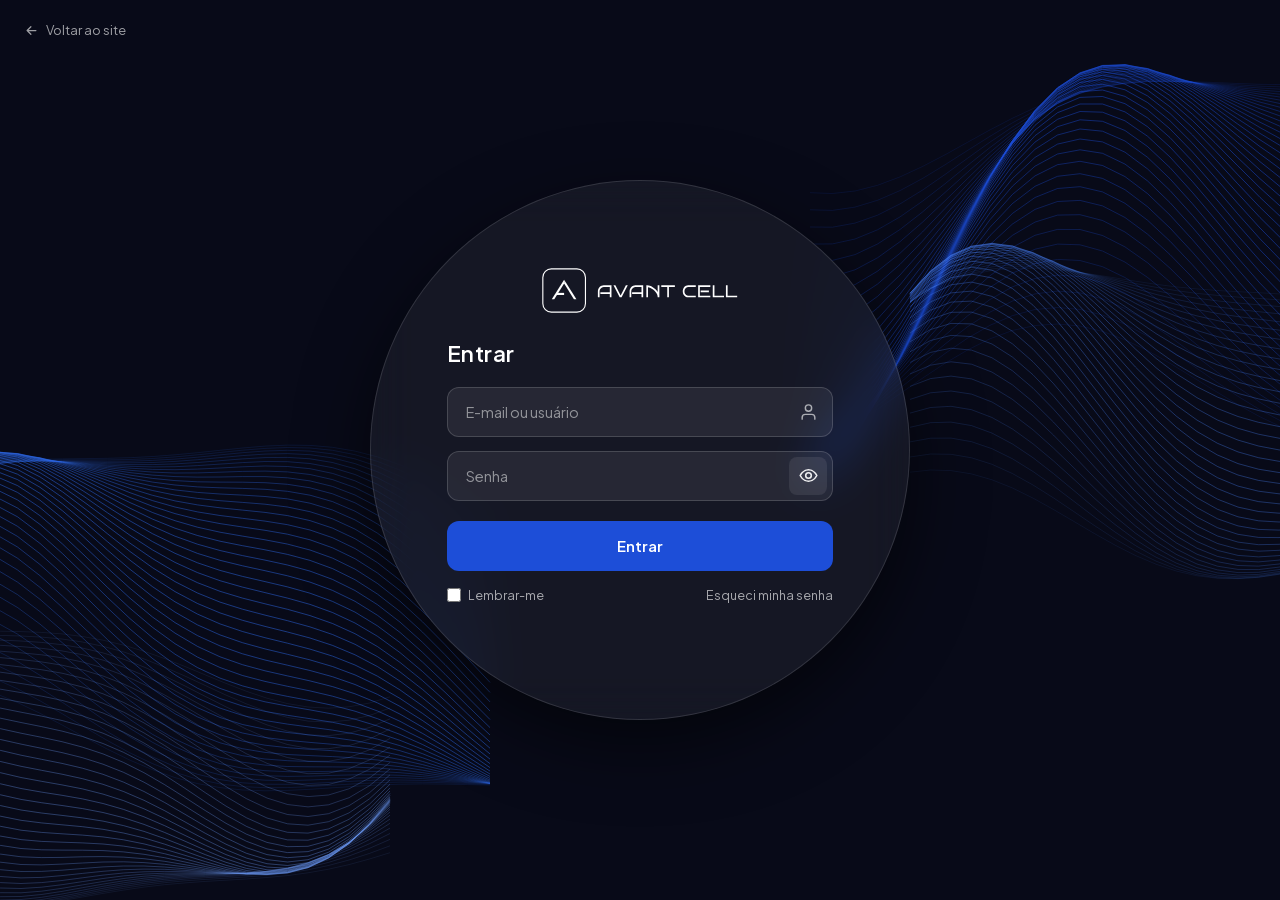
<file: entrar/index.html>
<!DOCTYPE html>
<html lang="pt-BR">
<head>
	<!-- Google Tag Manager -->
	<script>(function(w,d,s,l,i){w[l]=w[l]||[];w[l].push({'gtm.start':
	new Date().getTime(),event:'gtm.js'});var f=d.getElementsByTagName(s)[0],
	j=d.createElement(s),dl=l!='dataLayer'?'&l='+l:'';j.async=true;j.src=
	'https://www.googletagmanager.com/gtm.js?id='+i+dl;f.parentNode.insertBefore(j,f);
	})(window,document,'script','dataLayer','GTM-543H5GN9');</script>
	<!-- End Google Tag Manager -->
	<script src="/avc-medicao.js" defer></script>
<meta charset="UTF-8">
<meta name="viewport" content="width=device-width, initial-scale=1.0">
<title>Entrar | Avant Cell</title>
<meta name="description" content="Acesse o sistema Avant Cell com seu e-mail e senha e gerencie vendas, estoque, ordens de serviço e financeiro da sua loja de celulares." />
<link rel="icon" href="../wp-content/uploads/2026/05/cropped-FAVICON-AVANT-CELL-32x32.webp" sizes="32x32">
<link rel="stylesheet" href="../_ext/fonts.googleapis.com/css2__family_Plus_Jakarta_Sans_wght_400_500_600_700_display_swap.css">
<style>
*{box-sizing:border-box;margin:0;padding:0}
body{min-height:100vh;background:#080A18;font-family:'Plus Jakarta Sans',sans-serif;
     display:flex;align-items:center;justify-content:center;padding:24px;overflow:hidden;position:relative}
.ondas{position:fixed;inset:0;width:100%;height:100%;pointer-events:none;z-index:0}
.cartao{position:relative;z-index:1;width:min(92vw,540px);aspect-ratio:1;border-radius:50%;
  background:rgba(255,255,255,.055);backdrop-filter:blur(22px);-webkit-backdrop-filter:blur(22px);
  border:1px solid rgba(255,255,255,.13);box-shadow:0 24px 70px rgba(0,0,0,.55);
  display:flex;flex-direction:column;justify-content:center;padding:0 clamp(34px,9%,76px)}
.marca{display:block;width:200px;max-width:100%;margin:0 auto 24px}
h1{font-size:22px;font-weight:600;color:#fff;letter-spacing:.4px;margin-bottom:20px}
.campo{position:relative;margin-bottom:14px}
.campo input{width:100%;height:50px;padding:0 46px 0 18px;border-radius:12px;
  background:rgba(255,255,255,.07);border:1px solid rgba(255,255,255,.16);
  color:#fff;font-size:14.5px;font-family:inherit;outline:none;transition:border-color .2s,background .2s}
.campo input::placeholder{color:rgba(255,255,255,.5)}
.campo input:focus{border-color:#4C86FF;background:rgba(255,255,255,.1)}
.campo svg{position:absolute;right:15px;top:50%;transform:translateY(-50%);opacity:.62}
.campo .olho{position:absolute;right:6px;top:50%;transform:translateY(-50%);width:38px;height:38px;background:rgba(255,255,255,.08)!important;
  display:grid;place-items:center;background:none;border:none;margin:0;padding:0;cursor:pointer;border-radius:8px}
.campo .olho svg{position:static;transform:none;opacity:.92;width:21px;height:21px;transition:opacity .2s}
.campo .olho:hover,.campo .olho:focus-visible{background:rgba(255,255,255,.16)!important}
.campo .olho:hover svg,.campo .olho:focus-visible svg{opacity:1}
.campo .olho:focus-visible{outline:2px solid #4C86FF;outline-offset:2px}
.campo .olho[aria-pressed="false"] .olho-fechado{display:none}
.campo .olho[aria-pressed="true"] .olho-aberto{display:none}
button{width:100%;height:50px;margin-top:6px;border:none;border-radius:12px;cursor:pointer;
  background:#1D4ED8;color:#fff;font-family:inherit;font-size:15px;font-weight:600;
  transition:transform .2s,box-shadow .2s}
button:hover{transform:translateY(-2px);box-shadow:0 10px 26px rgba(29,78,216,.5)}
.rodape{display:flex;justify-content:space-between;align-items:center;gap:12px;margin-top:16px;
  font-size:12.5px;color:rgba(255,255,255,.62)}
.rodape a{color:rgba(255,255,255,.62);text-decoration:none}
.rodape a:hover{color:#fff}
.lembrar{display:flex;align-items:center;gap:7px;cursor:pointer}
.lembrar input{accent-color:#1D4ED8;width:14px;height:14px;cursor:pointer}
.aviso{margin-top:14px;font-size:11.5px;line-height:1.5;color:rgba(255,255,255,.42);text-align:center;min-height:17px}
.voltar{position:fixed;top:22px;left:24px;z-index:2;color:rgba(255,255,255,.6);
  text-decoration:none;font-size:13px;display:flex;align-items:center;gap:7px}
.voltar:hover{color:#fff}
@media(max-width:560px){
  .cartao{aspect-ratio:auto;border-radius:26px;padding:38px 26px;width:100%}
  .marca{width:min(170px,50vw)}
}
</style>
</head>
<body>
<!-- Google Tag Manager (noscript) -->
<noscript><iframe src="https://www.googletagmanager.com/ns.html?id=GTM-543H5GN9"
height="0" width="0" style="display:none;visibility:hidden"></iframe></noscript>
<!-- End Google Tag Manager (noscript) -->
<svg class="ondas" viewBox="0 0 1440 900" preserveAspectRatio="xMidYMid slice" aria-hidden="true"><polyline points="-330.0,517.7 -307.5,530.5 -285.0,541.0 -262.5,548.8 -240.0,553.6 -217.5,555.3 -195.0,553.8 -172.5,549.5 -150.0,542.8 -127.5,534.2 -105.0,524.2 -82.5,513.7 -60.0,503.1 -37.5,493.0 -15.0,484.0 7.5,476.3 30.0,470.1 52.5,465.4 75.0,462.3 97.5,460.3 120.0,459.3 142.5,458.9 165.0,458.6 187.5,458.3 210.0,457.7 232.5,456.5 255.0,454.8 277.5,452.7 300.0,450.3 322.5,448.0 345.0,446.1 367.5,445.1 390.0,445.4 412.5,447.3 435.0,451.1 457.5,456.9 480.0,464.8 502.5,474.5 525.0,485.7 547.5,498.0 570.0,510.8" fill="none" stroke="#2F6BEA" stroke-width="0.9" opacity="0.138"/><polyline points="-330.0,529.9 -307.5,544.1 -285.0,555.8 -262.5,564.4 -240.0,569.5 -217.5,571.0 -195.0,569.1 -172.5,563.9 -150.0,555.9 -127.5,545.8 -105.0,534.3 -82.5,522.1 -60.0,509.9 -37.5,498.3 -15.0,487.9 7.5,479.1 30.0,472.0 52.5,466.8 75.0,463.3 97.5,461.2 120.0,460.2 142.5,459.9 165.0,459.9 187.5,459.9 210.0,459.5 232.5,458.5 255.0,456.9 277.5,454.8 300.0,452.5 322.5,450.2 345.0,448.4 367.5,447.5 390.0,448.0 412.5,450.3 435.0,454.7 457.5,461.4 480.0,470.2 502.5,481.2 525.0,493.7 547.5,507.5 570.0,521.7" fill="none" stroke="#2F6BEA" stroke-width="0.9" opacity="0.166"/><polyline points="-330.0,542.4 -307.5,558.1 -285.0,570.9 -262.5,580.1 -240.0,585.5 -217.5,586.9 -195.0,584.3 -172.5,578.1 -150.0,568.9 -127.5,557.3 -105.0,544.1 -82.5,530.1 -60.0,516.2 -37.5,503.1 -15.0,491.4 7.5,481.4 30.0,473.5 52.5,467.7 75.0,463.8 97.5,461.6 120.0,460.7 142.5,460.7 165.0,461.0 187.5,461.3 210.0,461.2 232.5,460.4 255.0,459.1 277.5,457.2 300.0,454.9 322.5,452.7 345.0,451.0 367.5,450.3 390.0,451.1 412.5,453.9 435.0,458.9 457.5,466.3 480.0,476.2 502.5,488.3 525.0,502.2 547.5,517.3 570.0,532.9" fill="none" stroke="#2F6BEA" stroke-width="0.9" opacity="0.195"/><polyline points="-330.0,555.3 -307.5,572.3 -285.0,586.1 -262.5,596.0 -240.0,601.6 -217.5,602.6 -195.0,599.4 -172.5,592.1 -150.0,581.5 -127.5,568.4 -105.0,553.5 -82.5,537.8 -60.0,522.2 -37.5,507.5 -15.0,494.4 7.5,483.3 30.0,474.6 52.5,468.2 75.0,464.0 97.5,461.8 120.0,461.0 142.5,461.2 165.0,461.9 187.5,462.6 210.0,462.8 232.5,462.5 255.0,461.4 277.5,459.7 300.0,457.6 322.5,455.6 345.0,454.1 367.5,453.6 390.0,454.7 412.5,457.9 435.0,463.6 457.5,471.8 480.0,482.7 502.5,495.9 525.0,511.0 547.5,527.4 570.0,544.3" fill="none" stroke="#2F6BEA" stroke-width="0.9" opacity="0.223"/><polyline points="-330.0,568.5 -307.5,586.8 -285.0,601.5 -262.5,611.9 -240.0,617.6 -217.5,618.3 -195.0,614.3 -172.5,605.9 -150.0,593.9 -127.5,579.1 -105.0,562.4 -82.5,545.0 -60.0,527.7 -37.5,511.4 -15.0,496.9 7.5,484.7 30.0,475.2 52.5,468.2 75.0,463.8 97.5,461.6 120.0,461.0 142.5,461.6 165.0,462.7 187.5,463.8 210.0,464.6 232.5,464.6 255.0,463.9 277.5,462.5 300.0,460.7 322.5,458.9 345.0,457.6 367.5,457.4 390.0,458.8 412.5,462.5 435.0,468.8 457.5,477.8 480.0,489.6 502.5,503.9 525.0,520.2 547.5,537.8 570.0,555.9" fill="none" stroke="#2F6BEA" stroke-width="0.9" opacity="0.251"/><polyline points="-330.0,582.0 -307.5,601.4 -285.0,617.0 -262.5,627.8 -240.0,633.5 -217.5,633.8 -195.0,628.9 -172.5,619.4 -150.0,605.9 -127.5,589.4 -105.0,571.0 -82.5,551.7 -60.0,532.7 -37.5,514.8 -15.0,499.0 7.5,485.7 30.0,475.4 52.5,467.9 75.0,463.3 97.5,461.1 120.0,460.8 142.5,461.8 165.0,463.4 187.5,465.1 210.0,466.3 232.5,466.9 255.0,466.7 277.5,465.6 300.0,464.1 322.5,462.6 345.0,461.5 367.5,461.7 390.0,463.5 412.5,467.7 435.0,474.5 457.5,484.3 480.0,497.0 502.5,512.3 525.0,529.7 547.5,548.5 570.0,567.7" fill="none" stroke="#2F6BEA" stroke-width="0.9" opacity="0.279"/><polyline points="-330.0,595.6 -307.5,616.2 -285.0,632.5 -262.5,643.6 -240.0,649.2 -217.5,649.0 -195.0,643.2 -172.5,632.5 -150.0,617.5 -127.5,599.3 -105.0,579.0 -82.5,558.0 -60.0,537.2 -37.5,517.8 -15.0,500.6 7.5,486.3 30.0,475.2 52.5,467.3 75.0,462.5 97.5,460.4 120.0,460.4 142.5,461.8 165.0,464.0 187.5,466.3 210.0,468.2 232.5,469.4 255.0,469.7 277.5,469.1 300.0,468.0 322.5,466.8 345.0,466.0 367.5,466.5 390.0,468.7 412.5,473.4 435.0,480.8 457.5,491.3 480.0,504.8 502.5,521.1 525.0,539.6 547.5,559.4 570.0,579.6" fill="none" stroke="#2F6BEA" stroke-width="0.9" opacity="0.305"/><polyline points="-330.0,609.4 -307.5,630.9 -285.0,647.9 -262.5,659.3 -240.0,664.7 -217.5,663.9 -195.0,657.2 -172.5,645.1 -150.0,628.6 -127.5,608.7 -105.0,586.6 -82.5,563.7 -60.0,541.3 -37.5,520.3 -15.0,501.9 7.5,486.5 30.0,474.7 52.5,466.4 75.0,461.5 97.5,459.6 120.0,459.9 142.5,461.9 165.0,464.7 187.5,467.7 210.0,470.3 232.5,472.1 255.0,473.0 277.5,472.9 300.0,472.2 322.5,471.4 345.0,471.1 367.5,471.9 390.0,474.5 412.5,479.6 435.0,487.6 457.5,498.8 480.0,513.1 502.5,530.3 525.0,549.6 547.5,570.4 570.0,591.5" fill="none" stroke="#2F6BEA" stroke-width="0.9" opacity="0.331"/><polyline points="-330.0,623.2 -307.5,645.7 -285.0,663.1 -262.5,674.7 -240.0,679.8 -217.5,678.4 -195.0,670.7 -172.5,657.3 -150.0,639.2 -127.5,617.5 -105.0,593.7 -82.5,569.0 -60.0,544.9 -37.5,522.4 -15.0,502.7 7.5,486.4 30.0,473.9 52.5,465.3 75.0,460.3 97.5,458.6 120.0,459.4 142.5,462.0 165.0,465.5 187.5,469.2 210.0,472.6 232.5,475.1 255.0,476.6 277.5,477.1 300.0,477.0 322.5,476.6 345.0,476.6 367.5,477.8 390.0,480.9 412.5,486.4 435.0,495.0 457.5,506.8 480.0,521.8 502.5,539.7 525.0,559.9 547.5,581.6 570.0,603.5" fill="none" stroke="#2F6BEA" stroke-width="0.9" opacity="0.356"/><polyline points="-330.0,637.1 -307.5,660.3 -285.0,678.2 -262.5,689.8 -240.0,694.6 -217.5,692.4 -195.0,683.7 -172.5,668.9 -150.0,649.2 -127.5,625.9 -105.0,600.2 -82.5,573.8 -60.0,548.0 -37.5,524.1 -15.0,503.2 7.5,486.0 30.0,472.9 52.5,464.0 75.0,459.0 97.5,457.6 120.0,458.9 142.5,462.1 165.0,466.4 187.5,471.0 210.0,475.1 232.5,478.4 255.0,480.6 277.5,481.8 300.0,482.1 322.5,482.2 345.0,482.7 367.5,484.3 390.0,487.8 412.5,493.8 435.0,502.8 457.5,515.2 480.0,530.9 502.5,549.5 525.0,570.4 547.5,592.8 570.0,615.3" fill="none" stroke="#2F6BEA" stroke-width="0.9" opacity="0.380"/><polyline points="-330.0,650.9 -307.5,674.8 -285.0,692.9 -262.5,704.5 -240.0,708.9 -217.5,706.0 -195.0,696.1 -172.5,680.0 -150.0,658.7 -127.5,633.6 -105.0,606.2 -82.5,578.1 -60.0,550.7 -37.5,525.4 -15.0,503.4 7.5,485.3 30.0,471.6 52.5,462.5 75.0,457.7 97.5,456.5 120.0,458.4 142.5,462.3 165.0,467.4 187.5,472.9 210.0,477.9 232.5,482.1 255.0,485.0 277.5,486.9 300.0,487.8 322.5,488.4 345.0,489.3 367.5,491.3 390.0,495.2 412.5,501.6 435.0,511.2 457.5,524.0 480.0,540.2 502.5,559.5 525.0,581.0 547.5,604.0 570.0,627.1" fill="none" stroke="#2F6BEA" stroke-width="0.9" opacity="0.403"/><polyline points="-330.0,664.6 -307.5,689.0 -285.0,707.4 -262.5,718.8 -240.0,722.7 -217.5,718.9 -195.0,707.9 -172.5,690.4 -150.0,667.6 -127.5,640.8 -105.0,611.7 -82.5,581.9 -60.0,553.0 -37.5,526.4 -15.0,503.3 7.5,484.4 30.0,470.3 52.5,461.0 75.0,456.3 97.5,455.6 120.0,458.0 142.5,462.7 165.0,468.7 187.5,475.1 210.0,481.1 232.5,486.1 255.0,489.9 277.5,492.4 300.0,494.0 322.5,495.1 345.0,496.5 367.5,498.9 390.0,503.2 412.5,510.0 435.0,519.9 457.5,533.2 480.0,549.9 502.5,569.6 525.0,591.7 547.5,615.1 570.0,638.7" fill="none" stroke="#2F6BEA" stroke-width="0.9" opacity="0.424"/><polyline points="-330.0,678.1 -307.5,702.9 -285.0,721.4 -262.5,732.5 -240.0,735.9 -217.5,731.2 -195.0,719.1 -172.5,700.2 -150.0,675.8 -127.5,647.4 -105.0,616.6 -82.5,585.3 -60.0,554.9 -37.5,527.1 -15.0,502.9 7.5,483.4 30.0,468.9 52.5,459.5 75.0,455.0 97.5,454.7 120.0,457.8 142.5,463.4 165.0,470.3 187.5,477.6 210.0,484.6 232.5,490.5 255.0,495.1 277.5,498.4 300.0,500.7 322.5,502.4 345.0,504.2 367.5,507.0 390.0,511.7 412.5,518.8 435.0,529.1 457.5,542.8 480.0,559.9 502.5,580.0 525.0,602.4 547.5,626.2 570.0,650.1" fill="none" stroke="#2F6BEA" stroke-width="0.9" opacity="0.444"/><polyline points="-330.0,691.4 -307.5,716.5 -285.0,734.9 -262.5,745.7 -240.0,748.4 -217.5,742.9 -195.0,729.6 -172.5,709.3 -150.0,683.4 -127.5,653.4 -105.0,621.1 -82.5,588.2 -60.0,556.5 -37.5,527.5 -15.0,502.5 7.5,482.3 30.0,467.5 52.5,458.1 75.0,453.8 97.5,454.1 120.0,457.9 142.5,464.3 165.0,472.2 187.5,480.5 210.0,488.4 232.5,495.3 255.0,500.9 277.5,504.9 300.0,507.8 322.5,510.1 345.0,512.4 367.5,515.6 390.0,520.6 412.5,528.1 435.0,538.7 457.5,552.6 480.0,570.0 502.5,590.4 525.0,613.1 547.5,637.1 570.0,661.2" fill="none" stroke="#2F6BEA" stroke-width="0.9" opacity="0.463"/><polyline points="-330.0,704.4 -307.5,729.6 -285.0,747.9 -262.5,758.3 -240.0,760.3 -217.5,753.8 -195.0,739.3 -172.5,717.7 -150.0,690.3 -127.5,658.8 -105.0,625.0 -82.5,590.7 -60.0,557.7 -37.5,527.7 -15.0,501.8 7.5,481.2 30.0,466.1 52.5,456.8 75.0,452.8 97.5,453.6 120.0,458.2 142.5,465.5 165.0,474.4 187.5,483.8 210.0,492.7 232.5,500.6 255.0,507.0 277.5,511.9 300.0,515.5 322.5,518.3 345.0,521.1 367.5,524.7 390.0,530.0 412.5,537.7 435.0,548.5 457.5,562.7 480.0,580.3 502.5,600.9 525.0,623.8 547.5,647.9 570.0,671.9" fill="none" stroke="#2F6BEA" stroke-width="0.9" opacity="0.479"/><polyline points="-330.0,717.0 -307.5,742.2 -285.0,760.3 -262.5,770.2 -240.0,771.5 -217.5,764.0 -195.0,748.3 -172.5,725.4 -150.0,696.6 -127.5,663.7 -105.0,628.4 -82.5,592.8 -60.0,558.7 -37.5,527.7 -15.0,501.2 7.5,480.1 30.0,464.9 52.5,455.7 75.0,452.1 97.5,453.5 120.0,458.9 142.5,467.1 165.0,477.0 187.5,487.5 210.0,497.5 232.5,506.3 255.0,513.6 277.5,519.3 300.0,523.6 322.5,527.0 345.0,530.3 367.5,534.2 390.0,539.8 412.5,547.8 435.0,558.7 457.5,573.0 480.0,590.7 502.5,611.4 525.0,634.3 547.5,658.4 570.0,682.4" fill="none" stroke="#2F6BEA" stroke-width="0.9" opacity="0.495"/><polyline points="-330.0,729.3 -307.5,754.3 -285.0,772.0 -262.5,781.4 -240.0,781.8 -217.5,773.4 -195.0,756.6 -172.5,732.4 -150.0,702.2 -127.5,667.9 -105.0,631.4 -82.5,594.6 -60.0,559.4 -37.5,527.6 -15.0,500.5 7.5,479.1 30.0,463.8 52.5,454.8 75.0,451.7 97.5,453.8 120.0,460.0 142.5,469.2 165.0,480.1 187.5,491.6 210.0,502.6 232.5,512.5 255.0,520.7 277.5,527.2 300.0,532.2 322.5,536.1 345.0,539.8 367.5,544.1 390.0,550.0 412.5,558.1 435.0,569.1 457.5,583.5 480.0,601.2 502.5,621.8 525.0,644.6 547.5,668.6 570.0,692.4" fill="none" stroke="#2F6BEA" stroke-width="0.9" opacity="0.508"/><polyline points="-330.0,741.0 -307.5,765.8 -285.0,783.1 -262.5,791.8 -240.0,791.4 -217.5,782.0 -195.0,764.0 -172.5,738.6 -150.0,707.2 -127.5,671.7 -105.0,633.9 -82.5,596.1 -60.0,560.0 -37.5,527.5 -15.0,499.9 7.5,478.2 30.0,463.0 52.5,454.3 75.0,451.7 97.5,454.4 120.0,461.5 142.5,471.6 165.0,483.6 187.5,496.1 210.0,508.2 232.5,519.1 255.0,528.2 277.5,535.5 300.0,541.2 322.5,545.7 345.0,549.8 367.5,554.4 390.0,560.4 412.5,568.6 435.0,579.7 457.5,594.1 480.0,611.6 502.5,632.1 525.0,654.7 547.5,678.5 570.0,701.9" fill="none" stroke="#2F6BEA" stroke-width="0.9" opacity="0.520"/><polyline points="-330.0,752.2 -307.5,776.6 -285.0,793.4 -262.5,801.4 -240.0,800.2 -217.5,789.8 -195.0,770.7 -172.5,744.1 -150.0,711.6 -127.5,674.9 -105.0,636.1 -82.5,597.3 -60.0,560.5 -37.5,527.4 -15.0,499.4 7.5,477.6 30.0,462.5 52.5,454.1 75.0,452.0 97.5,455.5 120.0,463.5 142.5,474.6 165.0,487.6 187.5,501.2 210.0,514.3 232.5,526.2 255.0,536.2 277.5,544.2 300.0,550.5 322.5,555.6 345.0,560.1 367.5,565.0 390.0,571.1 412.5,579.4 435.0,590.5 457.5,604.7 480.0,622.1 502.5,642.3 525.0,664.6 547.5,687.9 570.0,711.0" fill="none" stroke="#2F6BEA" stroke-width="0.9" opacity="0.530"/><polyline points="-330.0,762.8 -307.5,786.8 -285.0,802.9 -262.5,810.2 -240.0,808.1 -217.5,796.7 -195.0,776.6 -172.5,749.0 -150.0,715.3 -127.5,677.6 -105.0,637.9 -82.5,598.3 -60.0,560.8 -37.5,527.3 -15.0,499.1 7.5,477.3 30.0,462.4 52.5,454.4 75.0,452.9 97.5,457.1 120.0,466.0 142.5,478.1 165.0,492.1 187.5,506.7 210.0,520.9 232.5,533.7 255.0,544.5 277.5,553.4 300.0,560.3 322.5,565.8 345.0,570.7 367.5,575.8 390.0,582.1 412.5,590.4 435.0,601.3 457.5,615.3 480.0,632.4 502.5,652.3 525.0,674.2 547.5,697.0 570.0,719.5" fill="none" stroke="#2F6BEA" stroke-width="0.9" opacity="0.538"/><polyline points="-330.0,772.8 -307.5,796.2 -285.0,811.7 -262.5,818.1 -240.0,815.2 -217.5,802.8 -195.0,781.7 -172.5,753.1 -150.0,718.5 -127.5,679.9 -105.0,639.4 -82.5,599.2 -60.0,561.2 -37.5,527.3 -15.0,499.0 7.5,477.3 30.0,462.7 52.5,455.2 75.0,454.3 97.5,459.3 120.0,469.0 142.5,482.1 165.0,497.1 187.5,512.8 210.0,527.9 232.5,541.6 255.0,553.3 277.5,562.8 300.0,570.4 322.5,576.4 345.0,581.6 367.5,586.9 390.0,593.2 412.5,601.4 435.0,612.1 457.5,625.9 480.0,642.6 502.5,662.0 525.0,683.4 547.5,705.7 570.0,727.6" fill="none" stroke="#2F6BEA" stroke-width="0.9" opacity="0.544"/><polyline points="-330.0,782.2 -307.5,804.9 -285.0,819.6 -262.5,825.2 -240.0,821.3 -217.5,808.1 -195.0,786.1 -172.5,756.6 -150.0,721.2 -127.5,681.8 -105.0,640.7 -82.5,599.9 -60.0,561.6 -37.5,527.6 -15.0,499.3 7.5,477.7 30.0,463.5 52.5,456.5 75.0,456.3 97.5,462.1 120.0,472.7 142.5,486.7 165.0,502.7 187.5,519.3 210.0,535.3 232.5,549.9 255.0,562.4 277.5,572.6 300.0,580.7 322.5,587.1 345.0,592.6 367.5,598.1 390.0,604.4 412.5,612.5 435.0,623.0 457.5,636.3 480.0,652.6 502.5,671.5 525.0,692.2 547.5,713.9 570.0,735.0" fill="none" stroke="#2F6BEA" stroke-width="0.9" opacity="0.548"/><polyline points="-330.0,790.8 -307.5,812.8 -285.0,826.7 -262.5,831.4 -240.0,826.7 -217.5,812.5 -195.0,789.7 -172.5,759.4 -150.0,723.3 -127.5,683.3 -105.0,641.7 -82.5,600.6 -60.0,562.1 -37.5,528.1 -15.0,499.9 7.5,478.6 30.0,464.8 52.5,458.4 75.0,458.9 97.5,465.5 120.0,476.9 142.5,491.8 165.0,508.8 187.5,526.3 210.0,543.2 232.5,558.6 255.0,571.9 277.5,582.7 300.0,591.3 322.5,598.1 345.0,603.8 367.5,609.3 390.0,615.6 412.5,623.5 435.0,633.7 457.5,646.6 480.0,662.4 502.5,680.6 525.0,700.7 547.5,721.5 570.0,741.9" fill="none" stroke="#2F6BEA" stroke-width="0.9" opacity="0.550"/><polyline points="-330.0,798.7 -307.5,819.9 -285.0,832.9 -262.5,836.8 -240.0,831.2 -217.5,816.2 -195.0,792.6 -172.5,761.6 -150.0,725.0 -127.5,684.6 -105.0,642.6 -82.5,601.3 -60.0,562.8 -37.5,528.8 -15.0,500.9 7.5,480.0 30.0,466.7 52.5,460.9 75.0,462.1 97.5,469.5 120.0,481.8 142.5,497.6 165.0,515.4 187.5,533.8 210.0,551.5 232.5,567.7 255.0,581.6 277.5,593.0 300.0,602.1 322.5,609.2 345.0,615.1 367.5,620.7 390.0,626.9 412.5,634.5 435.0,644.3 457.5,656.7 480.0,671.9 502.5,689.4 525.0,708.7 547.5,728.7 570.0,748.2" fill="none" stroke="#2F6BEA" stroke-width="0.9" opacity="0.550"/><polyline points="-330.0,805.9 -307.5,826.2 -285.0,838.2 -262.5,841.3 -240.0,834.8 -217.5,819.1 -195.0,794.8 -172.5,763.3 -150.0,726.2 -127.5,685.5 -105.0,643.4 -82.5,602.1 -60.0,563.7 -37.5,530.0 -15.0,502.4 7.5,482.0 30.0,469.2 52.5,464.1 75.0,466.0 97.5,474.2 120.0,487.3 142.5,503.9 165.0,522.5 187.5,541.7 210.0,560.2 232.5,577.1 255.0,591.6 277.5,603.5 300.0,612.9 322.5,620.3 345.0,626.4 367.5,632.0 390.0,638.0 412.5,645.4 435.0,654.8 457.5,666.6 480.0,681.1 502.5,697.8 525.0,716.2 547.5,735.4 570.0,753.9" fill="none" stroke="#2F6BEA" stroke-width="0.9" opacity="0.548"/><polyline points="-330.0,812.4 -307.5,831.6 -285.0,842.8 -262.5,844.9 -240.0,837.6 -217.5,821.2 -195.0,796.4 -172.5,764.5 -150.0,727.1 -127.5,686.3 -105.0,644.2 -82.5,603.0 -60.0,564.8 -37.5,531.5 -15.0,504.4 7.5,484.6 30.0,472.5 52.5,468.0 75.0,470.7 97.5,479.6 120.0,493.4 142.5,510.8 165.0,530.2 187.5,550.1 210.0,569.3 232.5,586.7 255.0,601.8 277.5,614.1 300.0,623.9 322.5,631.5 345.0,637.7 367.5,643.2 390.0,649.1 412.5,656.1 435.0,665.0 457.5,676.2 480.0,689.9 502.5,705.8 525.0,723.3 547.5,741.5 570.0,759.1" fill="none" stroke="#2F6BEA" stroke-width="0.9" opacity="0.544"/><polyline points="-330.0,818.0 -307.5,836.3 -285.0,846.4 -262.5,847.7 -240.0,839.7 -217.5,822.7 -195.0,797.4 -172.5,765.2 -150.0,727.7 -127.5,686.9 -105.0,644.9 -82.5,604.1 -60.0,566.3 -37.5,533.5 -15.0,507.0 7.5,487.8 30.0,476.4 52.5,472.6 75.0,476.0 97.5,485.6 120.0,500.2 142.5,518.3 165.0,538.3 187.5,558.9 210.0,578.6 232.5,596.6 255.0,612.1 277.5,624.9 300.0,634.9 322.5,642.7 345.0,648.9 367.5,654.3 390.0,659.9 412.5,666.5 435.0,674.9 457.5,685.5 480.0,698.4 502.5,713.4 525.0,729.9 547.5,747.1 570.0,763.6" fill="none" stroke="#2F6BEA" stroke-width="0.9" opacity="0.538"/><polyline points="-330.0,823.0 -307.5,840.1 -285.0,849.3 -262.5,849.7 -240.0,841.0 -217.5,823.5 -195.0,797.9 -172.5,765.5 -150.0,728.0 -127.5,687.4 -105.0,645.8 -82.5,605.4 -60.0,568.2 -37.5,536.0 -15.0,510.2 7.5,491.7 30.0,481.0 52.5,478.0 75.0,482.1 97.5,492.4 120.0,507.6 142.5,526.3 165.0,547.0 187.5,568.0 210.0,588.3 232.5,606.7 255.0,622.6 277.5,635.6 300.0,645.9 322.5,653.8 345.0,660.0 367.5,665.2 390.0,670.5 412.5,676.7 435.0,684.5 457.5,694.4 480.0,706.4 502.5,720.5 525.0,736.0 547.5,752.1 570.0,767.6" fill="none" stroke="#2F6BEA" stroke-width="0.9" opacity="0.530"/><polyline points="-330.0,827.1 -307.5,843.2 -285.0,851.4 -262.5,850.9 -240.0,841.6 -217.5,823.6 -195.0,797.8 -172.5,765.4 -150.0,728.1 -127.5,687.8 -105.0,646.8 -82.5,607.0 -60.0,570.5 -37.5,539.1 -15.0,514.1 7.5,496.4 30.0,486.4 52.5,484.1 75.0,488.9 97.5,499.9 120.0,515.7 142.5,534.9 165.0,556.0 187.5,577.6 210.0,598.2 232.5,617.0 255.0,633.1 277.5,646.4 300.0,656.8 322.5,664.7 345.0,670.8 367.5,675.9 390.0,680.9 412.5,686.6 435.0,693.8 457.5,702.9 480.0,714.1 502.5,727.2 525.0,741.7 547.5,756.7 570.0,771.1" fill="none" stroke="#2F6BEA" stroke-width="0.9" opacity="0.520"/><polyline points="-330.0,830.5 -307.5,845.4 -285.0,852.7 -262.5,851.5 -240.0,841.6 -217.5,823.3 -195.0,797.3 -172.5,765.0 -150.0,728.1 -127.5,688.3 -105.0,647.9 -82.5,608.9 -60.0,573.3 -37.5,542.7 -15.0,518.6 7.5,501.8 30.0,492.6 52.5,491.0 75.0,496.5 97.5,508.0 120.0,524.4 142.5,544.0 165.0,565.5 187.5,587.4 210.0,608.3 232.5,627.3 255.0,643.7 277.5,657.1 300.0,667.5 322.5,675.5 345.0,681.4 367.5,686.3 390.0,690.9 412.5,696.2 435.0,702.7 457.5,711.0 480.0,721.3 502.5,733.4 525.0,746.8 547.5,760.7 570.0,774.0" fill="none" stroke="#2F6BEA" stroke-width="0.9" opacity="0.508"/><polyline points="-330.0,833.2 -307.5,847.0 -285.0,853.2 -262.5,851.3 -240.0,840.9 -217.5,822.4 -195.0,796.5 -172.5,764.4 -150.0,728.0 -127.5,688.9 -105.0,649.3 -82.5,611.2 -60.0,576.6 -37.5,547.0 -15.0,523.8 7.5,507.9 30.0,499.5 52.5,498.7 75.0,504.8 97.5,516.8 120.0,533.6 142.5,553.6 165.0,575.4 187.5,597.5 210.0,618.6 232.5,637.7 255.0,654.2 277.5,667.6 300.0,678.1 322.5,685.9 345.0,691.8 367.5,696.4 390.0,700.6 412.5,705.3 435.0,711.2 457.5,718.7 480.0,728.1 502.5,739.2 525.0,751.5 547.5,764.2 570.0,776.4" fill="none" stroke="#2F6BEA" stroke-width="0.9" opacity="0.495"/><polyline points="-330.0,835.2 -307.5,847.8 -285.0,853.1 -262.5,850.5 -240.0,839.7 -217.5,821.0 -195.0,795.3 -172.5,763.7 -150.0,727.8 -127.5,689.6 -105.0,651.0 -82.5,614.0 -60.0,580.4 -37.5,551.9 -15.0,529.8 7.5,514.8 30.0,507.3 52.5,507.1 75.0,513.8 97.5,526.3 120.0,543.4 142.5,563.7 165.0,585.6 187.5,607.8 210.0,629.0 232.5,648.1 255.0,664.6 277.5,678.0 300.0,688.4 322.5,696.1 345.0,701.8 367.5,706.1 390.0,709.9 412.5,714.0 435.0,719.2 457.5,726.0 480.0,734.4 502.5,744.5 525.0,755.7 547.5,767.3 570.0,778.4" fill="none" stroke="#2F6BEA" stroke-width="0.9" opacity="0.479"/><polyline points="-330.0,836.5 -307.5,848.0 -285.0,852.4 -262.5,849.1 -240.0,838.0 -217.5,819.3 -195.0,793.8 -172.5,762.8 -150.0,727.7 -127.5,690.5 -105.0,653.0 -82.5,617.2 -60.0,584.8 -37.5,557.5 -15.0,536.5 7.5,522.4 30.0,515.8 52.5,516.3 75.0,523.5 97.5,536.4 120.0,553.7 142.5,574.1 165.0,596.1 187.5,618.3 210.0,639.4 232.5,658.5 255.0,674.9 277.5,688.2 300.0,698.5 322.5,706.0 345.0,711.4 367.5,715.3 390.0,718.7 412.5,722.3 435.0,726.9 457.5,732.8 480.0,740.3 502.5,749.3 525.0,759.4 547.5,770.0 570.0,780.0" fill="none" stroke="#2F6BEA" stroke-width="0.9" opacity="0.463"/><polyline points="-330.0,837.2 -307.5,847.5 -285.0,851.1 -262.5,847.3 -240.0,835.9 -217.5,817.3 -195.0,792.2 -172.5,761.9 -150.0,727.7 -127.5,691.6 -105.0,655.4 -82.5,620.8 -60.0,589.8 -37.5,563.8 -15.0,543.9 7.5,530.9 30.0,525.0 52.5,526.2 75.0,533.9 97.5,547.0 120.0,564.5 142.5,584.9 165.0,606.9 187.5,628.9 210.0,649.9 232.5,668.8 255.0,685.0 277.5,698.1 300.0,708.1 322.5,715.4 345.0,720.5 367.5,724.1 390.0,727.1 412.5,730.1 435.0,734.0 457.5,739.1 480.0,745.7 502.5,753.7 525.0,762.8 547.5,772.2 570.0,781.2" fill="none" stroke="#2F6BEA" stroke-width="0.9" opacity="0.444"/><polyline points="-330.0,837.2 -307.5,846.5 -285.0,849.3 -262.5,844.9 -240.0,833.4 -217.5,815.0 -195.0,790.5 -172.5,760.9 -150.0,727.9 -127.5,693.0 -105.0,658.1 -82.5,625.1 -60.0,595.5 -37.5,570.8 -15.0,552.0 7.5,540.0 30.0,535.0 52.5,536.8 75.0,544.8 97.5,558.2 120.0,575.7 142.5,596.1 165.0,617.8 187.5,639.6 210.0,660.3 232.5,678.9 255.0,694.8 277.5,707.7 300.0,717.5 322.5,724.5 345.0,729.2 367.5,732.5 390.0,735.0 412.5,737.5 435.0,740.7 457.5,745.0 480.0,750.7 502.5,757.7 525.0,765.8 547.5,774.1 570.0,782.1" fill="none" stroke="#2F6BEA" stroke-width="0.9" opacity="0.424"/><polyline points="-330.0,836.8 -307.5,845.0 -285.0,847.0 -262.5,842.2 -240.0,830.7 -217.5,812.5 -195.0,788.6 -172.5,760.1 -150.0,728.2 -127.5,694.8 -105.0,661.4 -82.5,629.8 -60.0,601.7 -37.5,578.4 -15.0,560.9 7.5,550.0 30.0,545.7 52.5,548.1 75.0,556.4 97.5,569.9 120.0,587.4 142.5,607.5 165.0,628.9 187.5,650.4 210.0,670.7 232.5,688.9 255.0,704.4 277.5,716.9 300.0,726.3 322.5,733.0 345.0,737.5 367.5,740.3 390.0,742.4 412.5,744.3 435.0,746.9 457.5,750.4 480.0,755.3 502.5,761.4 525.0,768.4 547.5,775.7 570.0,782.7" fill="none" stroke="#2F6BEA" stroke-width="0.9" opacity="0.403"/><polyline points="-330.0,835.8 -307.5,843.0 -285.0,844.3 -262.5,839.2 -240.0,827.7 -217.5,810.0 -195.0,786.8 -172.5,759.3 -150.0,728.8 -127.5,696.9 -105.0,665.1 -82.5,635.2 -60.0,608.7 -37.5,586.8 -15.0,570.5 7.5,560.6 30.0,557.1 52.5,560.0 75.0,568.6 97.5,582.1 120.0,599.3 142.5,619.1 165.0,640.1 187.5,661.1 210.0,680.9 232.5,698.6 255.0,713.7 277.5,725.7 300.0,734.8 322.5,741.1 345.0,745.2 367.5,747.7 390.0,749.3 412.5,750.7 435.0,752.6 457.5,755.5 480.0,759.5 502.5,764.6 525.0,770.6 547.5,777.0 570.0,783.1" fill="none" stroke="#2F6BEA" stroke-width="0.9" opacity="0.380"/><polyline points="-330.0,834.4 -307.5,840.7 -285.0,841.3 -262.5,836.0 -240.0,824.5 -217.5,807.4 -195.0,785.1 -172.5,758.8 -150.0,729.7 -127.5,699.4 -105.0,669.3 -82.5,641.1 -60.0,616.2 -37.5,595.8 -15.0,580.8 7.5,571.9 30.0,569.1 52.5,572.4 75.0,581.2 97.5,594.6 120.0,611.6 142.5,630.9 165.0,651.4 187.5,671.7 210.0,690.9 232.5,708.0 255.0,722.6 277.5,734.1 300.0,742.8 322.5,748.7 345.0,752.4 367.5,754.5 390.0,755.6 412.5,756.6 435.0,757.9 457.5,760.0 480.0,763.3 502.5,767.5 525.0,772.7 547.5,778.1 570.0,783.3" fill="none" stroke="#2F6BEA" stroke-width="0.9" opacity="0.356"/><polyline points="-330.0,832.6 -307.5,838.0 -285.0,838.1 -262.5,832.5 -240.0,821.3 -217.5,804.8 -195.0,783.5 -172.5,758.5 -150.0,731.0 -127.5,702.3 -105.0,674.1 -82.5,647.6 -60.0,624.4 -37.5,605.5 -15.0,591.8 7.5,583.8 30.0,581.8 52.5,585.4 75.0,594.3 97.5,607.5 120.0,624.1 142.5,642.9 165.0,662.7 187.5,682.3 210.0,700.7 232.5,717.2 255.0,731.0 277.5,742.1 300.0,750.2 322.5,755.7 345.0,759.0 367.5,760.7 390.0,761.5 412.5,762.0 435.0,762.7 457.5,764.2 480.0,766.7 502.5,770.2 525.0,774.4 547.5,779.0 570.0,783.4" fill="none" stroke="#2F6BEA" stroke-width="0.9" opacity="0.331"/><polyline points="-330.0,830.6 -307.5,835.0 -285.0,834.6 -262.5,829.0 -240.0,818.1 -217.5,802.3 -195.0,782.1 -172.5,758.4 -150.0,732.6 -127.5,705.7 -105.0,679.3 -82.5,654.7 -60.0,633.2 -37.5,615.9 -15.0,603.4 7.5,596.4 30.0,595.0 52.5,598.9 75.0,607.8 97.5,620.7 120.0,636.8 142.5,654.9 165.0,673.9 187.5,692.6 210.0,710.3 232.5,725.9 255.0,739.1 277.5,749.5 300.0,757.2 322.5,762.2 345.0,765.1 367.5,766.5 390.0,766.8 412.5,766.9 435.0,767.1 457.5,768.0 480.0,769.8 502.5,772.6 525.0,776.0 547.5,779.8 570.0,783.4" fill="none" stroke="#2F6BEA" stroke-width="0.9" opacity="0.305"/><polyline points="-330.0,828.2 -307.5,831.9 -285.0,831.1 -262.5,825.4 -240.0,814.9 -217.5,799.9 -195.0,780.9 -172.5,758.7 -150.0,734.6 -127.5,709.6 -105.0,685.1 -82.5,662.4 -60.0,642.7 -37.5,626.8 -15.0,615.6 7.5,609.5 30.0,608.6 52.5,612.8 75.0,621.6 97.5,634.1 120.0,649.6 142.5,666.9 165.0,685.0 187.5,702.8 210.0,719.5 232.5,734.3 255.0,746.7 277.5,756.5 300.0,763.6 322.5,768.2 345.0,770.7 367.5,771.7 390.0,771.7 412.5,771.3 435.0,771.1 457.5,771.5 480.0,772.7 502.5,774.7 525.0,777.5 547.5,780.5 570.0,783.4" fill="none" stroke="#2F6BEA" stroke-width="0.9" opacity="0.279"/><polyline points="-330.0,825.7 -307.5,828.7 -285.0,827.5 -262.5,821.9 -240.0,811.9 -217.5,797.7 -195.0,780.0 -172.5,759.4 -150.0,737.0 -127.5,714.0 -105.0,691.5 -82.5,670.7 -60.0,652.7 -37.5,638.3 -15.0,628.3 7.5,623.1 30.0,622.8 52.5,627.1 75.0,635.6 97.5,647.7 120.0,662.4 142.5,678.8 165.0,695.9 187.5,712.7 210.0,728.4 232.5,742.3 255.0,753.9 277.5,762.9 300.0,769.4 322.5,773.6 345.0,775.7 367.5,776.4 390.0,776.1 412.5,775.4 435.0,774.8 457.5,774.7 480.0,775.3 502.5,776.7 525.0,778.8 547.5,781.2 570.0,783.4" fill="none" stroke="#2F6BEA" stroke-width="0.9" opacity="0.251"/><polyline points="-330.0,823.0 -307.5,825.4 -285.0,823.9 -262.5,818.5 -240.0,809.1 -217.5,795.9 -195.0,779.4 -172.5,760.5 -150.0,740.0 -127.5,718.9 -105.0,698.4 -82.5,679.5 -60.0,663.2 -37.5,650.4 -15.0,641.6 7.5,637.2 30.0,637.3 52.5,641.6 75.0,649.9 97.5,661.4 120.0,675.3 142.5,690.7 165.0,706.7 187.5,722.4 210.0,737.0 232.5,749.8 255.0,760.6 277.5,768.9 300.0,774.8 322.5,778.4 345.0,780.2 367.5,780.6 390.0,780.0 412.5,779.0 435.0,778.1 457.5,777.6 480.0,777.7 502.5,778.6 525.0,780.1 547.5,781.9 570.0,783.6" fill="none" stroke="#2F6BEA" stroke-width="0.9" opacity="0.223"/><polyline points="-330.0,820.3 -307.5,822.1 -285.0,820.5 -262.5,815.3 -240.0,806.4 -217.5,794.3 -195.0,779.2 -172.5,762.0 -150.0,743.3 -127.5,724.3 -105.0,705.8 -82.5,688.8 -60.0,674.3 -37.5,662.9 -15.0,655.3 7.5,651.6 30.0,652.1 52.5,656.4 75.0,664.3 97.5,675.1 120.0,688.1 142.5,702.4 165.0,717.2 187.5,731.7 210.0,745.1 232.5,756.9 255.0,766.7 277.5,774.3 300.0,779.6 322.5,782.8 345.0,784.2 367.5,784.3 390.0,783.5 412.5,782.3 435.0,781.1 457.5,780.2 480.0,780.0 502.5,780.4 525.0,781.4 547.5,782.6 570.0,783.8" fill="none" stroke="#2F6BEA" stroke-width="0.9" opacity="0.195"/><polyline points="-330.0,817.6 -307.5,818.9 -285.0,817.2 -262.5,812.2 -240.0,804.1 -217.5,793.1 -195.0,779.5 -172.5,763.9 -150.0,747.2 -127.5,730.2 -105.0,713.7 -82.5,698.7 -60.0,685.8 -37.5,675.9 -15.0,669.3 7.5,666.4 30.0,667.1 52.5,671.4 75.0,678.8 97.5,688.8 120.0,700.8 142.5,713.9 165.0,727.4 187.5,740.6 210.0,752.9 232.5,763.6 255.0,772.4 277.5,779.2 300.0,783.9 322.5,786.6 345.0,787.7 367.5,787.6 390.0,786.6 412.5,785.2 435.0,783.8 457.5,782.7 480.0,782.1 502.5,782.2 525.0,782.7 547.5,783.5 570.0,784.3" fill="none" stroke="#2F6BEA" stroke-width="0.9" opacity="0.166"/><polyline points="-330.0,815.0 -307.5,815.9 -285.0,814.1 -262.5,809.5 -240.0,802.2 -217.5,792.2 -195.0,780.1 -172.5,766.3 -150.0,751.6 -127.5,736.6 -105.0,722.1 -82.5,709.0 -60.0,697.8 -37.5,689.3 -15.0,683.7 7.5,681.4 30.0,682.3 52.5,686.4 75.0,693.3 97.5,702.5 120.0,713.3 142.5,725.2 165.0,737.4 187.5,749.2 210.0,760.2 232.5,769.7 255.0,777.6 277.5,783.6 300.0,787.6 322.5,790.0 345.0,790.8 367.5,790.4 390.0,789.3 412.5,787.8 435.0,786.3 457.5,785.0 480.0,784.2 502.5,783.9 525.0,784.1 547.5,784.6 570.0,785.0" fill="none" stroke="#2F6BEA" stroke-width="0.9" opacity="0.138"/><polyline points="-350.0,692.0 -329.5,682.6 -309.0,672.6 -288.5,662.4 -268.0,652.5 -247.5,643.5 -227.0,635.7 -206.5,629.4 -186.0,624.7 -165.5,621.7 -145.0,620.2 -124.5,620.0 -104.0,620.8 -83.5,622.3 -63.0,624.2 -42.5,626.1 -22.0,627.9 -1.5,629.2 19.0,630.2 39.5,630.8 60.0,631.0 80.5,631.2 101.0,631.6 121.5,632.4 142.0,633.9 162.5,636.5 183.0,640.2 203.5,645.1 224.0,651.3 244.5,658.5 265.0,666.5 285.5,675.0 306.0,683.4 326.5,691.3 347.0,698.2 367.5,703.6 388.0,707.0 408.5,708.2 429.0,706.8 449.5,703.0 470.0,696.8" fill="none" stroke="#6D9BF5" stroke-width="0.9" opacity="0.100"/><polyline points="-350.0,703.0 -329.5,691.9 -309.0,680.0 -288.5,668.0 -268.0,656.5 -247.5,645.9 -227.0,636.9 -206.5,629.6 -186.0,624.3 -165.5,620.9 -145.0,619.3 -124.5,619.3 -104.0,620.5 -83.5,622.6 -63.0,625.0 -42.5,627.6 -22.0,630.0 -1.5,631.9 19.0,633.4 39.5,634.3 60.0,634.9 80.5,635.4 101.0,636.0 121.5,637.1 142.0,639.0 162.5,642.0 183.0,646.3 203.5,651.9 224.0,658.9 244.5,667.1 265.0,676.1 285.5,685.6 306.0,695.1 326.5,703.9 347.0,711.6 367.5,717.4 388.0,721.1 408.5,722.1 429.0,720.2 449.5,715.5 470.0,708.0" fill="none" stroke="#6D9BF5" stroke-width="0.9" opacity="0.125"/><polyline points="-350.0,713.6 -329.5,700.7 -309.0,687.0 -288.5,673.1 -268.0,659.8 -247.5,647.8 -227.0,637.5 -206.5,629.3 -186.0,623.3 -165.5,619.7 -145.0,618.1 -124.5,618.3 -104.0,620.0 -83.5,622.7 -63.0,625.9 -42.5,629.2 -22.0,632.3 -1.5,634.9 19.0,636.9 39.5,638.3 60.0,639.3 80.5,640.1 101.0,641.0 121.5,642.4 142.0,644.7 162.5,648.1 183.0,652.9 203.5,659.2 224.0,667.0 244.5,676.0 265.0,686.0 285.5,696.5 306.0,706.9 326.5,716.6 347.0,724.9 367.5,731.1 388.0,734.9 408.5,735.6 429.0,733.2 449.5,727.5 470.0,718.8" fill="none" stroke="#6D9BF5" stroke-width="0.9" opacity="0.151"/><polyline points="-350.0,723.7 -329.5,709.0 -309.0,693.4 -288.5,677.6 -268.0,662.7 -247.5,649.1 -227.0,637.6 -206.5,628.5 -186.0,622.0 -165.5,618.1 -145.0,616.6 -124.5,617.2 -104.0,619.4 -83.5,622.8 -63.0,626.8 -42.5,630.9 -22.0,634.8 -1.5,638.1 19.0,640.8 39.5,642.7 60.0,644.2 80.5,645.3 101.0,646.6 121.5,648.3 142.0,650.9 162.5,654.7 183.0,660.1 203.5,667.0 224.0,675.5 244.5,685.3 265.0,696.2 285.5,707.6 306.0,718.8 326.5,729.2 347.0,738.0 367.5,744.5 388.0,748.3 408.5,748.7 429.0,745.7 449.5,739.0 470.0,728.9" fill="none" stroke="#6D9BF5" stroke-width="0.9" opacity="0.176"/><polyline points="-350.0,733.2 -329.5,716.7 -309.0,699.1 -288.5,681.6 -268.0,664.9 -247.5,649.9 -227.0,637.2 -206.5,627.3 -186.0,620.3 -165.5,616.2 -145.0,614.8 -124.5,615.9 -104.0,618.7 -83.5,622.9 -63.0,627.8 -42.5,632.8 -22.0,637.6 -1.5,641.7 19.0,645.1 39.5,647.7 60.0,649.6 80.5,651.2 101.0,652.8 121.5,654.8 142.0,657.8 162.5,662.0 183.0,667.8 203.5,675.2 224.0,684.4 244.5,694.9 265.0,706.6 285.5,718.7 306.0,730.6 326.5,741.6 347.0,750.8 367.5,757.6 388.0,761.2 408.5,761.3 429.0,757.5 449.5,749.8 470.0,738.4" fill="none" stroke="#6D9BF5" stroke-width="0.9" opacity="0.200"/><polyline points="-350.0,742.2 -329.5,723.8 -309.0,704.3 -288.5,685.0 -268.0,666.7 -247.5,650.3 -227.0,636.5 -206.5,625.7 -186.0,618.3 -165.5,614.1 -145.0,613.0 -124.5,614.5 -104.0,618.1 -83.5,623.1 -63.0,629.0 -42.5,635.0 -22.0,640.7 -1.5,645.7 19.0,649.9 39.5,653.1 60.0,655.6 80.5,657.6 101.0,659.6 121.5,661.9 142.0,665.2 162.5,669.8 183.0,676.0 203.5,683.9 224.0,693.6 244.5,704.8 265.0,717.1 285.5,729.8 306.0,742.3 326.5,753.8 347.0,763.3 367.5,770.2 388.0,773.7 408.5,773.2 429.0,768.7 449.5,759.9 470.0,747.1" fill="none" stroke="#6D9BF5" stroke-width="0.9" opacity="0.224"/><polyline points="-350.0,750.5 -329.5,730.2 -309.0,709.0 -288.5,687.8 -268.0,667.9 -247.5,650.2 -227.0,635.3 -206.5,623.9 -186.0,616.1 -165.5,611.9 -145.0,611.1 -124.5,613.2 -104.0,617.6 -83.5,623.6 -63.0,630.4 -42.5,637.5 -22.0,644.2 -1.5,650.2 19.0,655.2 39.5,659.1 60.0,662.1 80.5,664.6 101.0,667.0 121.5,669.7 142.0,673.2 162.5,678.1 183.0,684.7 203.5,693.0 224.0,703.1 244.5,714.8 265.0,727.6 285.5,740.9 306.0,753.9 326.5,765.7 347.0,775.4 367.5,782.2 388.0,785.4 408.5,784.5 429.0,779.1 449.5,769.3 470.0,755.2" fill="none" stroke="#6D9BF5" stroke-width="0.9" opacity="0.246"/><polyline points="-350.0,758.1 -329.5,736.0 -309.0,713.0 -288.5,690.2 -268.0,668.7 -247.5,649.7 -227.0,633.9 -206.5,621.9 -186.0,613.8 -165.5,609.7 -145.0,609.2 -124.5,612.0 -104.0,617.2 -83.5,624.2 -63.0,632.2 -42.5,640.4 -22.0,648.2 -1.5,655.1 19.0,661.0 39.5,665.6 60.0,669.3 80.5,672.2 101.0,675.0 121.5,678.0 142.0,681.8 162.5,687.0 183.0,693.8 203.5,702.4 224.0,712.9 244.5,725.0 265.0,738.2 285.5,751.8 306.0,765.1 326.5,777.2 347.0,787.0 367.5,793.7 388.0,796.6 408.5,795.0 429.0,788.8 449.5,777.9 470.0,762.5" fill="none" stroke="#6D9BF5" stroke-width="0.9" opacity="0.268"/><polyline points="-350.0,765.0 -329.5,741.2 -309.0,716.4 -288.5,692.0 -268.0,669.2 -247.5,649.0 -227.0,632.3 -206.5,619.7 -186.0,611.5 -165.5,607.5 -145.0,607.5 -124.5,611.0 -104.0,617.2 -83.5,625.2 -63.0,634.3 -42.5,643.7 -22.0,652.6 -1.5,660.6 19.0,667.3 39.5,672.7 60.0,677.0 80.5,680.4 101.0,683.5 121.5,686.8 142.0,690.9 162.5,696.2 183.0,703.2 203.5,712.1 224.0,722.9 244.5,735.2 265.0,748.7 285.5,762.6 306.0,776.1 326.5,788.2 347.0,798.0 367.5,804.5 388.0,806.9 408.5,804.8 429.0,797.7 449.5,785.7 470.0,769.0" fill="none" stroke="#6D9BF5" stroke-width="0.9" opacity="0.288"/><polyline points="-350.0,771.3 -329.5,745.7 -309.0,719.3 -288.5,693.4 -268.0,669.2 -247.5,648.0 -227.0,630.6 -206.5,617.6 -186.0,609.2 -165.5,605.5 -145.0,606.1 -124.5,610.3 -104.0,617.5 -83.5,626.6 -63.0,636.9 -42.5,647.5 -22.0,657.5 -1.5,666.5 19.0,674.2 39.5,680.4 60.0,685.2 80.5,689.2 101.0,692.6 121.5,696.1 142.0,700.4 162.5,705.9 183.0,713.0 203.5,722.0 224.0,732.9 244.5,745.4 265.0,759.0 285.5,773.0 306.0,786.6 326.5,798.7 347.0,808.3 367.5,814.5 388.0,816.5 408.5,813.7 429.0,805.7 449.5,792.7 470.0,774.8" fill="none" stroke="#6D9BF5" stroke-width="0.9" opacity="0.308"/><polyline points="-350.0,776.8 -329.5,749.7 -309.0,721.7 -288.5,694.4 -268.0,669.0 -247.5,646.9 -227.0,628.8 -206.5,615.5 -186.0,607.1 -165.5,603.8 -145.0,604.9 -124.5,610.0 -104.0,618.2 -83.5,628.5 -63.0,640.0 -42.5,651.7 -22.0,662.9 -1.5,673.0 19.0,681.6 39.5,688.5 60.0,694.0 80.5,698.4 101.0,702.2 121.5,705.9 142.0,710.3 162.5,715.9 183.0,723.0 203.5,732.1 224.0,743.0 244.5,755.5 265.0,769.1 285.5,783.1 306.0,796.6 326.5,808.6 347.0,818.0 367.5,823.8 388.0,825.2 408.5,821.7 429.0,812.9 449.5,798.8 470.0,779.9" fill="none" stroke="#6D9BF5" stroke-width="0.9" opacity="0.325"/><polyline points="-350.0,781.6 -329.5,753.0 -309.0,723.6 -288.5,695.0 -268.0,668.6 -247.5,645.7 -227.0,627.1 -206.5,613.6 -186.0,605.3 -165.5,602.4 -145.0,604.2 -124.5,610.2 -104.0,619.4 -83.5,630.9 -63.0,643.6 -42.5,656.6 -22.0,668.9 -1.5,680.0 19.0,689.5 39.5,697.2 60.0,703.3 80.5,708.1 101.0,712.2 121.5,716.1 142.0,720.5 162.5,726.1 183.0,733.2 203.5,742.2 224.0,753.0 244.5,765.4 265.0,778.9 285.5,792.8 306.0,806.1 326.5,817.8 347.0,826.9 367.5,832.3 388.0,833.1 408.5,828.9 429.0,819.3 449.5,804.2 470.0,784.2" fill="none" stroke="#6D9BF5" stroke-width="0.9" opacity="0.341"/><polyline points="-350.0,785.7 -329.5,755.8 -309.0,725.2 -288.5,695.4 -268.0,668.1 -247.5,644.5 -227.0,625.6 -206.5,611.9 -186.0,603.9 -165.5,601.4 -145.0,604.0 -124.5,610.9 -104.0,621.2 -83.5,633.9 -63.0,647.8 -42.5,661.9 -22.0,675.4 -1.5,687.5 19.0,697.9 39.5,706.4 60.0,713.0 80.5,718.2 101.0,722.5 121.5,726.6 142.0,731.1 162.5,736.5 183.0,743.5 203.5,752.3 224.0,762.9 244.5,775.1 265.0,788.4 285.5,802.0 306.0,815.0 326.5,826.4 347.0,835.0 367.5,839.9 388.0,840.2 408.5,835.2 429.0,824.8 449.5,808.9 470.0,787.9" fill="none" stroke="#6D9BF5" stroke-width="0.9" opacity="0.355"/><polyline points="-350.0,789.2 -329.5,758.1 -309.0,726.3 -288.5,695.7 -268.0,667.6 -247.5,643.5 -227.0,624.3 -206.5,610.7 -186.0,602.9 -165.5,601.0 -145.0,604.3 -124.5,612.2 -104.0,623.6 -83.5,637.4 -63.0,652.5 -42.5,667.9 -22.0,682.5 -1.5,695.6 19.0,706.8 39.5,716.0 60.0,723.1 80.5,728.7 101.0,733.2 121.5,737.3 142.0,741.7 162.5,747.1 183.0,753.9 203.5,762.4 224.0,772.7 244.5,784.6 265.0,797.5 285.5,810.7 306.0,823.3 326.5,834.2 347.0,842.4 367.5,846.7 388.0,846.3 408.5,840.7 429.0,829.5 449.5,812.8 470.0,791.0" fill="none" stroke="#6D9BF5" stroke-width="0.9" opacity="0.368"/><polyline points="-350.0,792.1 -329.5,759.9 -309.0,727.2 -288.5,695.8 -268.0,667.1 -247.5,642.6 -227.0,623.3 -206.5,609.8 -186.0,602.5 -165.5,601.1 -145.0,605.3 -124.5,614.1 -104.0,626.6 -83.5,641.6 -63.0,657.9 -42.5,674.4 -22.0,690.0 -1.5,704.1 19.0,716.1 39.5,725.9 60.0,733.6 80.5,739.5 101.0,744.1 121.5,748.3 142.0,752.6 162.5,757.7 183.0,764.2 203.5,772.3 224.0,782.2 244.5,793.7 265.0,806.1 285.5,818.9 306.0,831.0 326.5,841.3 347.0,848.9 367.5,852.6 388.0,851.6 408.5,845.3 429.0,833.4 449.5,816.0 470.0,793.5" fill="none" stroke="#6D9BF5" stroke-width="0.9" opacity="0.378"/><polyline points="-350.0,794.5 -329.5,761.4 -309.0,727.9 -288.5,695.9 -268.0,666.8 -247.5,642.1 -227.0,622.8 -206.5,609.6 -186.0,602.7 -165.5,602.0 -145.0,607.0 -124.5,616.8 -104.0,630.4 -83.5,646.5 -63.0,663.9 -42.5,681.4 -22.0,698.1 -1.5,713.0 19.0,725.8 39.5,736.2 60.0,744.3 80.5,750.4 101.0,755.2 121.5,759.3 142.0,763.4 162.5,768.2 183.0,774.3 203.5,782.1 224.0,791.5 244.5,802.4 265.0,814.3 285.5,826.4 306.0,837.9 326.5,847.7 347.0,854.6 367.5,857.7 388.0,856.1 408.5,849.1 429.0,836.6 449.5,818.5 470.0,795.4" fill="none" stroke="#6D9BF5" stroke-width="0.9" opacity="0.387"/><polyline points="-350.0,796.3 -329.5,762.5 -309.0,728.5 -288.5,696.0 -268.0,666.7 -247.5,641.9 -227.0,622.8 -206.5,609.9 -186.0,603.6 -165.5,603.6 -145.0,609.4 -124.5,620.2 -104.0,634.8 -83.5,652.0 -63.0,670.5 -42.5,689.0 -22.0,706.6 -1.5,722.4 19.0,735.8 39.5,746.7 60.0,755.2 80.5,761.5 101.0,766.3 121.5,770.3 142.0,774.2 162.5,778.7 183.0,784.3 203.5,791.5 224.0,800.3 244.5,810.6 265.0,821.9 285.5,833.4 306.0,844.2 326.5,853.3 347.0,859.6 367.5,862.0 388.0,859.7 408.5,852.2 429.0,839.1 449.5,820.5 470.0,797.0" fill="none" stroke="#6D9BF5" stroke-width="0.9" opacity="0.393"/><polyline points="-350.0,797.8 -329.5,763.4 -309.0,729.0 -288.5,696.3 -268.0,666.9 -247.5,642.3 -227.0,623.4 -206.5,611.0 -186.0,605.3 -165.5,606.0 -145.0,612.7 -124.5,624.4 -104.0,640.0 -83.5,658.2 -63.0,677.7 -42.5,697.1 -22.0,715.6 -1.5,732.1 19.0,746.1 39.5,757.5 60.0,766.2 80.5,772.7 101.0,777.5 121.5,781.3 142.0,784.9 162.5,788.9 183.0,794.1 203.5,800.6 224.0,808.8 244.5,818.4 265.0,828.9 285.5,839.7 306.0,849.7 326.5,858.1 347.0,863.7 367.5,865.5 388.0,862.6 408.5,854.5 429.0,840.9 449.5,822.0 470.0,798.1" fill="none" stroke="#6D9BF5" stroke-width="0.9" opacity="0.398"/><polyline points="-350.0,798.9 -329.5,764.2 -309.0,729.5 -288.5,696.8 -268.0,667.5 -247.5,643.1 -227.0,624.7 -206.5,612.8 -186.0,607.8 -165.5,609.3 -145.0,616.8 -124.5,629.5 -104.0,646.0 -83.5,665.1 -63.0,685.4 -42.5,705.7 -22.0,724.9 -1.5,742.0 19.0,756.6 39.5,768.3 60.0,777.3 80.5,783.8 101.0,788.5 121.5,792.1 142.0,795.3 162.5,798.9 183.0,803.5 203.5,809.4 224.0,816.8 244.5,825.6 265.0,835.4 285.5,845.3 306.0,854.6 326.5,862.2 347.0,867.1 367.5,868.2 388.0,864.8 408.5,856.2 429.0,842.2 449.5,823.0 470.0,799.0" fill="none" stroke="#6D9BF5" stroke-width="0.9" opacity="0.400"/><polyline points="-350.0,799.7 -329.5,764.8 -309.0,730.2 -288.5,697.6 -268.0,668.6 -247.5,644.6 -227.0,626.7 -206.5,615.5 -186.0,611.1 -165.5,613.5 -145.0,621.8 -124.5,635.3 -104.0,652.7 -83.5,672.6 -63.0,693.7 -42.5,714.8 -22.0,734.5 -1.5,752.2 19.0,767.2 39.5,779.2 60.0,788.3 80.5,794.8 101.0,799.4 121.5,802.7 142.0,805.5 162.5,808.6 183.0,812.5 203.5,817.7 224.0,824.4 244.5,832.4 265.0,841.2 285.5,850.3 306.0,858.8 326.5,865.6 347.0,869.8 367.5,870.3 388.0,866.3 408.5,857.3 429.0,843.1 449.5,823.7 470.0,799.7" fill="none" stroke="#6D9BF5" stroke-width="0.9" opacity="0.400"/><polyline points="-350.0,800.3 -329.5,765.5 -309.0,731.1 -288.5,698.8 -268.0,670.3 -247.5,646.8 -227.0,629.6 -206.5,619.0 -186.0,615.4 -165.5,618.6 -145.0,627.7 -124.5,642.0 -104.0,660.1 -83.5,680.8 -63.0,702.6 -42.5,724.2 -22.0,744.5 -1.5,762.5 19.0,777.8 39.5,790.0 60.0,799.1 80.5,805.6 101.0,810.0 121.5,813.0 142.0,815.4 162.5,817.9 183.0,821.1 203.5,825.6 224.0,831.4 244.5,838.5 265.0,846.5 285.5,854.7 306.0,862.3 326.5,868.4 347.0,871.8 367.5,871.7 388.0,867.2 408.5,857.9 429.0,843.5 449.5,824.1 470.0,800.2" fill="none" stroke="#6D9BF5" stroke-width="0.9" opacity="0.398"/><polyline points="-350.0,800.8 -329.5,766.3 -309.0,732.2 -288.5,700.5 -268.0,672.6 -247.5,649.8 -227.0,633.3 -206.5,623.5 -186.0,620.7 -165.5,624.6 -145.0,634.5 -124.5,649.5 -104.0,668.3 -83.5,689.5 -63.0,711.8 -42.5,733.9 -22.0,754.6 -1.5,772.9 19.0,788.4 39.5,800.7 60.0,809.8 80.5,816.2 101.0,820.3 121.5,822.9 142.0,824.8 162.5,826.7 183.0,829.3 203.5,833.0 224.0,837.9 244.5,844.1 265.0,851.2 285.5,858.5 306.0,865.3 326.5,870.5 347.0,873.2 367.5,872.5 388.0,867.7 408.5,858.1 429.0,843.6 449.5,824.3 470.0,800.7" fill="none" stroke="#6D9BF5" stroke-width="0.9" opacity="0.393"/><polyline points="-350.0,801.2 -329.5,767.2 -309.0,733.8 -288.5,702.7 -268.0,675.5 -247.5,653.6 -227.0,637.9 -206.5,628.9 -186.0,626.9 -165.5,631.5 -145.0,642.1 -124.5,657.7 -104.0,677.1 -83.5,698.8 -63.0,721.5 -42.5,743.9 -22.0,764.8 -1.5,783.3 19.0,798.9 39.5,811.1 60.0,820.2 80.5,826.3 101.0,830.2 121.5,832.4 142.0,833.8 162.5,835.1 183.0,836.9 203.5,839.8 224.0,843.9 244.5,849.2 265.0,855.3 285.5,861.7 306.0,867.6 326.5,872.0 347.0,874.1 367.5,872.9 388.0,867.7 408.5,857.9 429.0,843.4 449.5,824.4 470.0,801.2" fill="none" stroke="#6D9BF5" stroke-width="0.9" opacity="0.387"/><polyline points="-350.0,801.7 -329.5,768.3 -309.0,735.7 -288.5,705.5 -268.0,679.2 -247.5,658.2 -227.0,643.4 -206.5,635.3 -186.0,634.1 -165.5,639.4 -145.0,650.6 -124.5,666.7 -104.0,686.5 -83.5,708.6 -63.0,731.5 -42.5,754.1 -22.0,775.1 -1.5,793.7 19.0,809.2 39.5,821.3 60.0,830.2 80.5,836.1 101.0,839.6 121.5,841.4 142.0,842.2 162.5,842.9 183.0,844.0 203.5,846.1 224.0,849.3 244.5,853.7 265.0,858.9 285.5,864.4 306.0,869.4 326.5,873.1 347.0,874.5 367.5,872.9 388.0,867.3 408.5,857.5 429.0,843.2 449.5,824.5 470.0,801.9" fill="none" stroke="#6D9BF5" stroke-width="0.9" opacity="0.378"/><polyline points="-350.0,802.4 -329.5,769.8 -309.0,738.1 -288.5,708.9 -268.0,683.7 -247.5,663.8 -227.0,649.9 -206.5,642.7 -186.0,642.3 -165.5,648.2 -145.0,660.0 -124.5,676.5 -104.0,696.5 -83.5,718.8 -63.0,741.8 -42.5,764.4 -22.0,785.4 -1.5,803.8 19.0,819.2 39.5,831.2 60.0,839.8 80.5,845.4 101.0,848.5 121.5,849.8 142.0,850.1 162.5,850.2 183.0,850.6 203.5,851.9 224.0,854.3 244.5,857.7 265.0,862.0 285.5,866.6 306.0,870.8 326.5,873.8 347.0,874.6 367.5,872.5 388.0,866.7 408.5,856.9 429.0,842.8 449.5,824.6 470.0,802.7" fill="none" stroke="#6D9BF5" stroke-width="0.9" opacity="0.368"/><polyline points="-350.0,803.2 -329.5,771.7 -309.0,741.1 -288.5,713.1 -268.0,689.1 -247.5,670.2 -227.0,657.4 -206.5,651.1 -186.0,651.3 -165.5,657.9 -145.0,670.1 -124.5,686.9 -104.0,707.1 -83.5,729.3 -63.0,752.3 -42.5,774.8 -22.0,795.6 -1.5,813.8 19.0,828.9 39.5,840.5 60.0,848.9 80.5,854.1 101.0,856.8 121.5,857.6 142.0,857.4 162.5,856.8 183.0,856.6 203.5,857.1 224.0,858.7 244.5,861.3 265.0,864.7 285.5,868.4 306.0,871.8 326.5,874.0 347.0,874.3 367.5,871.9 388.0,866.0 408.5,856.3 429.0,842.5 449.5,824.9 470.0,803.8" fill="none" stroke="#6D9BF5" stroke-width="0.9" opacity="0.355"/><polyline points="-350.0,804.4 -329.5,774.0 -309.0,744.7 -288.5,718.0 -268.0,695.2 -247.5,677.5 -227.0,665.8 -206.5,660.3 -186.0,661.3 -165.5,668.4 -145.0,680.9 -124.5,697.9 -104.0,718.1 -83.5,740.2 -63.0,763.0 -42.5,785.1 -22.0,805.6 -1.5,823.4 19.0,838.1 39.5,849.5 60.0,857.4 80.5,862.2 101.0,864.5 121.5,864.9 142.0,864.1 162.5,863.0 183.0,862.0 203.5,861.8 224.0,862.6 244.5,864.3 265.0,866.9 285.5,869.8 306.0,872.4 326.5,874.1 347.0,873.9 367.5,871.1 388.0,865.1 408.5,855.6 429.0,842.3 449.5,825.4 470.0,805.2" fill="none" stroke="#6D9BF5" stroke-width="0.9" opacity="0.341"/><polyline points="-350.0,805.8 -329.5,776.8 -309.0,749.0 -288.5,723.7 -268.0,702.2 -247.5,685.8 -227.0,675.1 -206.5,670.5 -186.0,672.2 -165.5,679.7 -145.0,692.4 -124.5,709.4 -104.0,729.4 -83.5,751.3 -63.0,773.7 -42.5,795.4 -22.0,815.3 -1.5,832.7 19.0,847.0 39.5,857.8 60.0,865.3 80.5,869.7 101.0,871.5 121.5,871.4 142.0,870.2 162.5,868.5 183.0,866.9 203.5,866.0 224.0,866.0 244.5,867.0 265.0,868.8 285.5,870.9 306.0,872.9 326.5,873.9 347.0,873.2 367.5,870.3 388.0,864.3 408.5,855.0 429.0,842.3 449.5,826.1 470.0,807.1" fill="none" stroke="#6D9BF5" stroke-width="0.9" opacity="0.325"/><polyline points="-350.0,807.8 -329.5,780.2 -309.0,753.9 -288.5,730.1 -268.0,710.1 -247.5,694.9 -227.0,685.3 -206.5,681.6 -186.0,683.9 -165.5,691.7 -145.0,704.5 -124.5,721.4 -104.0,741.1 -83.5,762.5 -63.0,784.4 -42.5,805.5 -22.0,824.8 -1.5,841.6 19.0,855.2 39.5,865.6 60.0,872.5 80.5,876.5 101.0,877.9 121.5,877.4 142.0,875.6 162.5,873.4 183.0,871.3 203.5,869.7 224.0,869.1 244.5,869.3 265.0,870.4 285.5,871.8 306.0,873.1 326.5,873.6 347.0,872.6 367.5,869.5 388.0,863.6 408.5,854.7 429.0,842.5 449.5,827.2 470.0,809.3" fill="none" stroke="#6D9BF5" stroke-width="0.9" opacity="0.308"/><polyline points="-350.0,810.1 -329.5,784.2 -309.0,759.5 -288.5,737.3 -268.0,718.8 -247.5,704.9 -227.0,696.4 -206.5,693.5 -186.0,696.3 -165.5,704.4 -145.0,717.2 -124.5,733.7 -104.0,753.0 -83.5,773.8 -63.0,795.0 -42.5,815.3 -22.0,833.9 -1.5,850.0 19.0,863.0 39.5,872.7 60.0,879.1 80.5,882.6 101.0,883.5 121.5,882.6 142.0,880.5 162.5,877.8 183.0,875.1 203.5,873.0 224.0,871.8 244.5,871.4 265.0,871.7 285.5,872.5 306.0,873.3 326.5,873.3 347.0,872.0 367.5,868.8 388.0,863.1 408.5,854.5 429.0,843.1 449.5,828.8 470.0,812.0" fill="none" stroke="#6D9BF5" stroke-width="0.9" opacity="0.288"/><polyline points="-350.0,813.0 -329.5,788.8 -309.0,765.8 -288.5,745.3 -268.0,728.3 -247.5,715.8 -227.0,708.3 -206.5,706.1 -186.0,709.4 -165.5,717.6 -145.0,730.2 -124.5,746.4 -104.0,765.1 -83.5,785.1 -63.0,805.4 -42.5,824.9 -22.0,842.6 -1.5,857.8 19.0,870.1 39.5,879.1 60.0,885.0 80.5,888.0 101.0,888.5 121.5,887.2 142.0,884.7 162.5,881.6 183.0,878.5 203.5,875.9 224.0,874.1 244.5,873.2 265.0,873.0 285.5,873.2 306.0,873.4 326.5,873.0 347.0,871.5 367.5,868.3 388.0,862.8 408.5,854.7 429.0,844.0 449.5,830.7 470.0,815.2" fill="none" stroke="#6D9BF5" stroke-width="0.9" opacity="0.268"/><polyline points="-350.0,816.5 -329.5,794.0 -309.0,772.8 -288.5,754.0 -268.0,738.6 -247.5,727.4 -227.0,720.9 -206.5,719.5 -186.0,723.0 -165.5,731.3 -145.0,743.7 -124.5,759.3 -104.0,777.2 -83.5,796.3 -63.0,815.6 -42.5,834.1 -22.0,850.8 -1.5,865.1 19.0,876.5 39.5,884.9 60.0,890.2 80.5,892.7 101.0,892.8 121.5,891.2 142.0,888.3 162.5,884.9 183.0,881.5 203.5,878.5 224.0,876.2 244.5,874.8 265.0,874.1 285.5,873.8 306.0,873.6 326.5,872.9 347.0,871.2 367.5,868.0 388.0,862.8 408.5,855.3 429.0,845.4 449.5,833.2 470.0,819.0" fill="none" stroke="#6D9BF5" stroke-width="0.9" opacity="0.246"/><polyline points="-350.0,820.5 -329.5,799.9 -309.0,780.6 -288.5,763.5 -268.0,749.6 -247.5,739.7 -227.0,734.2 -206.5,733.4 -186.0,737.2 -165.5,745.4 -145.0,757.3 -124.5,772.3 -104.0,789.3 -83.5,807.4 -63.0,825.5 -42.5,842.8 -22.0,858.4 -1.5,871.7 19.0,882.3 39.5,889.9 60.0,894.6 80.5,896.7 101.0,896.5 121.5,894.5 142.0,891.4 162.5,887.7 183.0,884.1 203.5,880.8 224.0,878.2 244.5,876.3 265.0,875.2 285.5,874.5 306.0,874.0 326.5,873.0 347.0,871.3 367.5,868.1 388.0,863.2 408.5,856.3 429.0,847.3 449.5,836.1 470.0,823.3" fill="none" stroke="#6D9BF5" stroke-width="0.9" opacity="0.224"/><polyline points="-350.0,825.1 -329.5,806.4 -309.0,789.0 -288.5,773.7 -268.0,761.3 -247.5,752.6 -227.0,748.1 -206.5,747.8 -186.0,751.8 -165.5,759.8 -145.0,771.2 -124.5,785.3 -104.0,801.3 -83.5,818.2 -63.0,835.1 -42.5,851.1 -22.0,865.6 -1.5,877.8 19.0,887.4 39.5,894.3 60.0,898.4 80.5,900.0 101.0,899.5 121.5,897.3 142.0,894.0 162.5,890.2 183.0,886.3 203.5,882.8 224.0,880.0 244.5,877.8 265.0,876.4 285.5,875.4 306.0,874.5 326.5,873.4 347.0,871.6 367.5,868.6 388.0,864.1 408.5,857.8 429.0,849.6 449.5,839.6 470.0,828.1" fill="none" stroke="#6D9BF5" stroke-width="0.9" opacity="0.200"/><polyline points="-350.0,830.3 -329.5,813.6 -309.0,798.0 -288.5,784.5 -268.0,773.6 -247.5,766.2 -227.0,762.4 -206.5,762.6 -186.0,766.7 -165.5,774.4 -145.0,785.1 -124.5,798.3 -104.0,813.1 -83.5,828.7 -63.0,844.3 -42.5,859.0 -22.0,872.1 -1.5,883.2 19.0,891.9 39.5,897.9 60.0,901.5 80.5,902.7 101.0,901.9 121.5,899.5 142.0,896.2 162.5,892.3 183.0,888.3 203.5,884.7 224.0,881.7 244.5,879.3 265.0,877.6 285.5,876.4 306.0,875.4 326.5,874.2 347.0,872.4 367.5,869.6 388.0,865.5 408.5,859.8 429.0,852.5 449.5,843.7 470.0,833.5" fill="none" stroke="#6D9BF5" stroke-width="0.9" opacity="0.176"/><polyline points="-350.0,836.1 -329.5,821.4 -309.0,807.7 -288.5,795.8 -268.0,786.5 -247.5,780.2 -227.0,777.2 -206.5,777.8 -186.0,781.8 -165.5,789.0 -145.0,799.0 -124.5,811.1 -104.0,824.7 -83.5,838.9 -63.0,853.0 -42.5,866.2 -22.0,878.1 -1.5,888.0 19.0,895.7 39.5,901.0 60.0,903.9 80.5,904.7 101.0,903.7 121.5,901.3 142.0,897.9 162.5,894.0 183.0,890.1 203.5,886.5 224.0,883.4 244.5,881.0 265.0,879.1 285.5,877.7 306.0,876.6 326.5,875.3 347.0,873.6 367.5,871.0 388.0,867.4 408.5,862.4 429.0,856.0 449.5,848.3 470.0,839.4" fill="none" stroke="#6D9BF5" stroke-width="0.9" opacity="0.151"/><polyline points="-350.0,842.5 -329.5,829.7 -309.0,817.9 -288.5,807.7 -268.0,799.8 -247.5,794.5 -227.0,792.3 -206.5,793.1 -186.0,797.0 -165.5,803.7 -145.0,812.8 -124.5,823.8 -104.0,835.9 -83.5,848.6 -63.0,861.2 -42.5,873.0 -22.0,883.4 -1.5,892.1 19.0,898.8 39.5,903.3 60.0,905.8 80.5,906.2 101.0,905.1 121.5,902.6 142.0,899.3 162.5,895.6 183.0,891.8 203.5,888.3 224.0,885.2 244.5,882.7 265.0,880.8 285.5,879.4 306.0,878.2 326.5,876.9 347.0,875.3 367.5,873.0 388.0,869.8 408.5,865.5 429.0,860.0 449.5,853.4 470.0,845.8" fill="none" stroke="#6D9BF5" stroke-width="0.9" opacity="0.125"/><polyline points="-350.0,849.4 -329.5,838.6 -309.0,828.6 -288.5,820.0 -268.0,813.4 -247.5,809.2 -227.0,807.5 -206.5,808.6 -186.0,812.2 -165.5,818.3 -145.0,826.4 -124.5,836.1 -104.0,846.8 -83.5,857.9 -63.0,868.9 -42.5,879.1 -22.0,888.2 -1.5,895.7 19.0,901.4 39.5,905.1 60.0,907.1 80.5,907.3 101.0,906.0 121.5,903.6 142.0,900.5 162.5,897.0 183.0,893.4 203.5,890.1 224.0,887.1 244.5,884.7 265.0,882.9 285.5,881.4 306.0,880.2 326.5,879.0 347.0,877.5 367.5,875.6 388.0,872.8 408.5,869.2 429.0,864.6 449.5,859.0 470.0,852.7" fill="none" stroke="#6D9BF5" stroke-width="0.9" opacity="0.100"/><polyline points="890.0,192.7 912.5,193.5 935.0,191.0 957.5,185.3 980.0,176.9 1002.5,166.5 1025.0,154.8 1047.5,142.3 1070.0,129.9 1092.5,118.2 1115.0,107.7 1137.5,98.8 1160.0,91.8 1182.5,86.6 1205.0,83.3 1227.5,81.6 1250.0,81.2 1272.5,81.6 1295.0,82.5 1317.5,83.5 1340.0,84.3 1362.5,84.6 1385.0,84.4 1407.5,83.7 1430.0,82.6 1452.5,81.5 1475.0,80.7 1497.5,80.5 1520.0,81.5 1542.5,83.9 1565.0,88.1 1587.5,94.2 1610.0,102.2 1632.5,112.0 1655.0,123.2 1677.5,135.5 1700.0,148.1 1722.5,160.4 1745.0,171.7 1767.5,181.3 1790.0,188.5" fill="none" stroke="#1D4ED8" stroke-width="0.9" opacity="0.138"/><polyline points="890.0,209.8 912.5,210.4 935.0,207.1 957.5,200.3 980.0,190.6 1002.5,178.5 1025.0,164.8 1047.5,150.5 1070.0,136.3 1092.5,122.8 1115.0,110.8 1137.5,100.7 1160.0,92.8 1182.5,87.0 1205.0,83.4 1227.5,81.6 1250.0,81.4 1272.5,82.1 1295.0,83.5 1317.5,84.9 1340.0,86.2 1362.5,86.9 1385.0,87.0 1407.5,86.6 1430.0,85.7 1452.5,84.8 1475.0,84.1 1497.5,84.2 1520.0,85.4 1542.5,88.3 1565.0,93.1 1587.5,100.0 1610.0,109.0 1632.5,120.0 1655.0,132.5 1677.5,146.1 1700.0,160.1 1722.5,173.7 1745.0,186.1 1767.5,196.6 1790.0,204.4" fill="none" stroke="#1D4ED8" stroke-width="0.9" opacity="0.166"/><polyline points="890.0,227.0 912.5,227.2 935.0,223.1 957.5,215.2 980.0,203.9 1002.5,190.1 1025.0,174.5 1047.5,158.3 1070.0,142.1 1092.5,127.0 1115.0,113.5 1137.5,102.2 1160.0,93.3 1182.5,87.0 1205.0,83.1 1227.5,81.3 1250.0,81.3 1272.5,82.4 1295.0,84.3 1317.5,86.3 1340.0,88.0 1362.5,89.3 1385.0,89.8 1407.5,89.7 1430.0,89.1 1452.5,88.4 1475.0,88.0 1497.5,88.3 1520.0,89.9 1542.5,93.2 1565.0,98.7 1587.5,106.3 1610.0,116.3 1632.5,128.4 1655.0,142.1 1677.5,157.0 1700.0,172.3 1722.5,187.1 1745.0,200.6 1767.5,211.9 1790.0,220.1" fill="none" stroke="#1D4ED8" stroke-width="0.9" opacity="0.195"/><polyline points="890.0,244.1 912.5,243.9 935.0,239.0 957.5,229.8 980.0,216.9 1002.5,201.2 1025.0,183.8 1047.5,165.5 1070.0,147.5 1092.5,130.6 1115.0,115.6 1137.5,103.1 1160.0,93.4 1182.5,86.5 1205.0,82.4 1227.5,80.6 1250.0,80.9 1272.5,82.5 1295.0,84.9 1317.5,87.6 1340.0,90.0 1362.5,91.8 1385.0,92.8 1407.5,93.2 1430.0,92.9 1452.5,92.5 1475.0,92.3 1497.5,93.0 1520.0,94.9 1542.5,98.7 1565.0,104.8 1587.5,113.2 1610.0,124.1 1632.5,137.2 1655.0,152.2 1677.5,168.3 1700.0,184.8 1722.5,200.7 1745.0,215.1 1767.5,227.1 1790.0,235.7" fill="none" stroke="#1D4ED8" stroke-width="0.9" opacity="0.223"/><polyline points="890.0,261.1 912.5,260.4 935.0,254.6 957.5,244.0 980.0,229.5 1002.5,212.0 1025.0,192.5 1047.5,172.3 1070.0,152.4 1092.5,133.8 1115.0,117.3 1137.5,103.6 1160.0,93.0 1182.5,85.6 1205.0,81.3 1227.5,79.7 1250.0,80.3 1272.5,82.5 1295.0,85.5 1317.5,88.9 1340.0,92.0 1362.5,94.5 1385.0,96.1 1407.5,96.9 1430.0,97.1 1452.5,97.0 1475.0,97.2 1497.5,98.2 1520.0,100.5 1542.5,104.8 1565.0,111.4 1587.5,120.6 1610.0,132.3 1632.5,146.5 1655.0,162.5 1677.5,179.7 1700.0,197.3 1722.5,214.3 1745.0,229.6 1767.5,242.1 1790.0,251.0" fill="none" stroke="#1D4ED8" stroke-width="0.9" opacity="0.251"/><polyline points="890.0,277.9 912.5,276.6 935.0,269.8 957.5,257.8 980.0,241.7 1002.5,222.2 1025.0,200.8 1047.5,178.6 1070.0,156.7 1092.5,136.4 1115.0,118.5 1137.5,103.6 1160.0,92.2 1182.5,84.4 1205.0,80.0 1227.5,78.6 1250.0,79.6 1272.5,82.3 1295.0,86.1 1317.5,90.3 1340.0,94.2 1362.5,97.4 1385.0,99.7 1407.5,101.1 1430.0,101.7 1452.5,102.1 1475.0,102.6 1497.5,103.9 1520.0,106.7 1542.5,111.4 1565.0,118.6 1587.5,128.5 1610.0,141.0 1632.5,156.1 1655.0,173.1 1677.5,191.4 1700.0,210.0 1722.5,227.9 1745.0,243.9 1767.5,256.9 1790.0,266.0" fill="none" stroke="#1D4ED8" stroke-width="0.9" opacity="0.279"/><polyline points="890.0,294.5 912.5,292.5 935.0,284.6 957.5,271.2 980.0,253.3 1002.5,232.0 1025.0,208.5 1047.5,184.3 1070.0,160.6 1092.5,138.6 1115.0,119.2 1137.5,103.3 1160.0,91.1 1182.5,82.9 1205.0,78.4 1227.5,77.2 1250.0,78.8 1272.5,82.2 1295.0,86.8 1317.5,91.8 1340.0,96.5 1362.5,100.6 1385.0,103.6 1407.5,105.6 1430.0,106.8 1452.5,107.6 1475.0,108.5 1497.5,110.2 1520.0,113.4 1542.5,118.6 1565.0,126.3 1587.5,136.8 1610.0,150.2 1632.5,166.1 1655.0,184.0 1677.5,203.2 1700.0,222.7 1722.5,241.3 1745.0,258.0 1767.5,271.4 1790.0,280.6" fill="none" stroke="#1D4ED8" stroke-width="0.9" opacity="0.305"/><polyline points="890.0,310.7 912.5,308.0 935.0,298.9 957.5,284.1 980.0,264.4 1002.5,241.2 1025.0,215.7 1047.5,189.5 1070.0,164.0 1092.5,140.3 1115.0,119.6 1137.5,102.6 1160.0,89.7 1182.5,81.2 1205.0,76.7 1227.5,75.8 1250.0,77.9 1272.5,82.1 1295.0,87.6 1317.5,93.5 1340.0,99.2 1362.5,104.1 1385.0,107.9 1407.5,110.6 1430.0,112.4 1452.5,113.7 1475.0,115.0 1497.5,117.1 1520.0,120.7 1542.5,126.3 1565.0,134.6 1587.5,145.7 1610.0,159.7 1632.5,176.3 1655.0,195.1 1677.5,215.1 1700.0,235.4 1722.5,254.7 1745.0,271.8 1767.5,285.5 1790.0,294.7" fill="none" stroke="#1D4ED8" stroke-width="0.9" opacity="0.331"/><polyline points="890.0,326.5 912.5,323.0 935.0,312.7 957.5,296.4 980.0,275.0 1002.5,249.8 1025.0,222.4 1047.5,194.2 1070.0,166.9 1092.5,141.6 1115.0,119.6 1137.5,101.6 1160.0,88.1 1182.5,79.3 1205.0,74.9 1227.5,74.4 1250.0,77.1 1272.5,82.1 1295.0,88.5 1317.5,95.4 1340.0,102.1 1362.5,107.9 1385.0,112.6 1407.5,116.1 1430.0,118.5 1452.5,120.3 1475.0,122.1 1497.5,124.6 1520.0,128.6 1542.5,134.6 1565.0,143.3 1587.5,154.9 1610.0,169.5 1632.5,186.9 1655.0,206.3 1677.5,227.0 1700.0,248.0 1722.5,267.8 1745.0,285.3 1767.5,299.2 1790.0,308.3" fill="none" stroke="#1D4ED8" stroke-width="0.9" opacity="0.356"/><polyline points="890.0,341.8 912.5,337.4 935.0,325.9 957.5,308.0 980.0,284.9 1002.5,257.8 1025.0,228.5 1047.5,198.4 1070.0,169.3 1092.5,142.5 1115.0,119.2 1137.5,100.3 1160.0,86.3 1182.5,77.3 1205.0,73.0 1227.5,73.0 1250.0,76.3 1272.5,82.2 1295.0,89.6 1317.5,97.6 1340.0,105.3 1362.5,112.2 1385.0,117.7 1407.5,122.0 1430.0,125.1 1452.5,127.5 1475.0,129.7 1497.5,132.7 1520.0,137.0 1542.5,143.4 1565.0,152.5 1587.5,164.6 1610.0,179.7 1632.5,197.6 1655.0,217.6 1677.5,239.0 1700.0,260.4 1722.5,280.7 1745.0,298.5 1767.5,312.4 1790.0,321.3" fill="none" stroke="#1D4ED8" stroke-width="0.9" opacity="0.380"/><polyline points="890.0,356.6 912.5,351.3 935.0,338.5 957.5,319.1 980.0,294.1 1002.5,265.2 1025.0,234.0 1047.5,202.1 1070.0,171.3 1092.5,143.0 1115.0,118.6 1137.5,98.9 1160.0,84.4 1182.5,75.2 1205.0,71.2 1227.5,71.6 1250.0,75.8 1272.5,82.6 1295.0,91.1 1317.5,100.1 1340.0,108.9 1362.5,116.8 1385.0,123.3 1407.5,128.4 1430.0,132.2 1452.5,135.2 1475.0,137.9 1497.5,141.2 1520.0,145.9 1542.5,152.7 1565.0,162.2 1587.5,174.6 1610.0,190.2 1632.5,208.5 1655.0,229.0 1677.5,250.8 1700.0,272.7 1722.5,293.3 1745.0,311.2 1767.5,325.1 1790.0,333.8" fill="none" stroke="#1D4ED8" stroke-width="0.9" opacity="0.403"/><polyline points="890.0,370.7 912.5,364.4 935.0,350.4 957.5,329.4 980.0,302.7 1002.5,272.0 1025.0,238.9 1047.5,205.3 1070.0,172.9 1092.5,143.3 1115.0,117.8 1137.5,97.3 1160.0,82.4 1182.5,73.2 1205.0,69.4 1227.5,70.5 1250.0,75.4 1272.5,83.2 1295.0,92.8 1317.5,103.0 1340.0,112.9 1362.5,121.9 1385.0,129.4 1407.5,135.3 1430.0,139.8 1452.5,143.4 1475.0,146.6 1497.5,150.3 1520.0,155.4 1542.5,162.5 1565.0,172.2 1587.5,185.0 1610.0,200.9 1632.5,219.6 1655.0,240.4 1677.5,262.5 1700.0,284.7 1722.5,305.4 1745.0,323.4 1767.5,337.2 1790.0,345.5" fill="none" stroke="#1D4ED8" stroke-width="0.9" opacity="0.424"/><polyline points="890.0,384.2 912.5,376.9 935.0,361.5 957.5,339.0 980.0,310.7 1002.5,278.2 1025.0,243.3 1047.5,208.0 1070.0,174.1 1092.5,143.2 1115.0,116.8 1137.5,95.6 1160.0,80.4 1182.5,71.3 1205.0,67.8 1227.5,69.5 1250.0,75.3 1272.5,84.2 1295.0,94.9 1317.5,106.3 1340.0,117.4 1362.5,127.4 1385.0,135.9 1407.5,142.7 1430.0,148.0 1452.5,152.1 1475.0,155.9 1497.5,160.0 1520.0,165.3 1542.5,172.6 1565.0,182.6 1587.5,195.6 1610.0,211.8 1632.5,230.7 1655.0,251.8 1677.5,274.1 1700.0,296.4 1722.5,317.2 1745.0,335.1 1767.5,348.6 1790.0,356.5" fill="none" stroke="#1D4ED8" stroke-width="0.9" opacity="0.444"/><polyline points="890.0,396.9 912.5,388.6 935.0,371.9 957.5,347.9 980.0,317.9 1002.5,283.7 1025.0,247.2 1047.5,210.3 1070.0,175.0 1092.5,143.0 1115.0,115.7 1137.5,94.0 1160.0,78.6 1182.5,69.5 1205.0,66.5 1227.5,68.8 1250.0,75.6 1272.5,85.5 1295.0,97.3 1317.5,110.0 1340.0,122.2 1362.5,133.4 1385.0,142.9 1407.5,150.6 1430.0,156.6 1452.5,161.4 1475.0,165.6 1497.5,170.0 1520.0,175.6 1542.5,183.2 1565.0,193.3 1587.5,206.5 1610.0,222.8 1632.5,241.8 1655.0,263.0 1677.5,285.4 1700.0,307.7 1722.5,328.5 1745.0,346.2 1767.5,359.4 1790.0,366.8" fill="none" stroke="#1D4ED8" stroke-width="0.9" opacity="0.463"/><polyline points="890.0,408.9 912.5,399.4 935.0,381.5 957.5,356.0 980.0,324.5 1002.5,288.7 1025.0,250.6 1047.5,212.3 1070.0,175.7 1092.5,142.6 1115.0,114.5 1137.5,92.4 1160.0,76.8 1182.5,68.0 1205.0,65.4 1227.5,68.5 1250.0,76.2 1272.5,87.2 1295.0,100.3 1317.5,114.1 1340.0,127.6 1362.5,139.9 1385.0,150.4 1407.5,159.0 1430.0,165.7 1452.5,171.1 1475.0,175.7 1497.5,180.5 1520.0,186.4 1542.5,194.1 1565.0,204.3 1587.5,217.5 1610.0,233.8 1632.5,252.9 1655.0,274.1 1677.5,296.4 1700.0,318.6 1722.5,339.2 1745.0,356.7 1767.5,369.5 1790.0,376.3" fill="none" stroke="#1D4ED8" stroke-width="0.9" opacity="0.479"/><polyline points="890.0,420.0 912.5,409.5 935.0,390.3 957.5,363.4 980.0,330.4 1002.5,293.0 1025.0,253.5 1047.5,213.8 1070.0,176.1 1092.5,142.1 1115.0,113.4 1137.5,90.9 1160.0,75.3 1182.5,66.7 1205.0,64.8 1227.5,68.6 1250.0,77.3 1272.5,89.4 1295.0,103.7 1317.5,118.7 1340.0,133.4 1362.5,146.9 1385.0,158.4 1407.5,167.9 1430.0,175.3 1452.5,181.2 1475.0,186.3 1497.5,191.4 1520.0,197.4 1542.5,205.2 1565.0,215.5 1587.5,228.7 1610.0,244.9 1632.5,263.9 1655.0,285.0 1677.5,307.2 1700.0,329.1 1722.5,349.4 1745.0,366.5 1767.5,378.8 1790.0,385.0" fill="none" stroke="#1D4ED8" stroke-width="0.9" opacity="0.495"/><polyline points="890.0,430.3 912.5,418.7 935.0,398.2 957.5,370.0 980.0,335.6 1002.5,296.8 1025.0,256.0 1047.5,215.1 1070.0,176.4 1092.5,141.6 1115.0,112.3 1137.5,89.6 1160.0,74.1 1182.5,65.9 1205.0,64.5 1227.5,69.2 1250.0,78.9 1272.5,92.1 1295.0,107.6 1317.5,123.9 1340.0,139.8 1362.5,154.3 1385.0,166.8 1407.5,177.2 1430.0,185.3 1452.5,191.8 1475.0,197.3 1497.5,202.6 1520.0,208.8 1542.5,216.6 1565.0,226.8 1587.5,239.9 1610.0,256.0 1632.5,274.8 1655.0,295.6 1677.5,317.5 1700.0,339.1 1722.5,359.0 1745.0,375.6 1767.5,387.4 1790.0,392.9" fill="none" stroke="#1D4ED8" stroke-width="0.9" opacity="0.508"/><polyline points="890.0,439.8 912.5,427.1 935.0,405.4 957.5,375.8 980.0,340.1 1002.5,300.1 1025.0,258.1 1047.5,216.1 1070.0,176.5 1092.5,141.1 1115.0,111.5 1137.5,88.6 1160.0,73.3 1182.5,65.4 1205.0,64.7 1227.5,70.3 1250.0,81.0 1272.5,95.4 1295.0,112.0 1317.5,129.5 1340.0,146.6 1362.5,162.2 1385.0,175.7 1407.5,186.9 1430.0,195.7 1452.5,202.7 1475.0,208.6 1497.5,214.1 1520.0,220.4 1542.5,228.2 1565.0,238.3 1587.5,251.2 1610.0,267.0 1632.5,285.5 1655.0,305.9 1677.5,327.4 1700.0,348.6 1722.5,368.0 1745.0,384.1 1767.5,395.2 1790.0,400.0" fill="none" stroke="#1D4ED8" stroke-width="0.9" opacity="0.520"/><polyline points="890.0,448.3 912.5,434.5 935.0,411.7 957.5,381.0 980.0,344.0 1002.5,302.9 1025.0,259.8 1047.5,217.0 1070.0,176.6 1092.5,140.7 1115.0,110.8 1137.5,88.0 1160.0,72.8 1182.5,65.5 1205.0,65.5 1227.5,71.9 1250.0,83.7 1272.5,99.2 1295.0,117.0 1317.5,135.7 1340.0,153.9 1362.5,170.6 1385.0,185.0 1407.5,197.0 1430.0,206.5 1452.5,214.0 1475.0,220.1 1497.5,225.9 1520.0,232.1 1542.5,239.9 1565.0,249.8 1587.5,262.4 1610.0,277.9 1632.5,295.9 1655.0,315.9 1677.5,336.9 1700.0,357.6 1722.5,376.4 1745.0,391.8 1767.5,402.2 1790.0,406.3" fill="none" stroke="#1D4ED8" stroke-width="0.9" opacity="0.530"/><polyline points="890.0,455.9 912.5,441.1 935.0,417.2 957.5,385.4 980.0,347.4 1002.5,305.2 1025.0,261.2 1047.5,217.7 1070.0,176.8 1092.5,140.5 1115.0,110.4 1137.5,87.7 1160.0,72.9 1182.5,66.1 1205.0,66.8 1227.5,74.2 1250.0,87.0 1272.5,103.6 1295.0,122.6 1317.5,142.4 1340.0,161.7 1362.5,179.4 1385.0,194.7 1407.5,207.4 1430.0,217.5 1452.5,225.5 1475.0,231.9 1497.5,237.8 1520.0,244.0 1542.5,251.6 1565.0,261.3 1587.5,273.5 1610.0,288.5 1632.5,306.1 1655.0,325.5 1677.5,345.9 1700.0,365.9 1722.5,384.1 1745.0,398.8 1767.5,408.5 1790.0,411.8" fill="none" stroke="#1D4ED8" stroke-width="0.9" opacity="0.538"/><polyline points="890.0,462.6 912.5,446.8 935.0,421.9 957.5,389.1 980.0,350.1 1002.5,307.1 1025.0,262.4 1047.5,218.3 1070.0,177.0 1092.5,140.5 1115.0,110.4 1137.5,87.9 1160.0,73.5 1182.5,67.4 1205.0,68.9 1227.5,77.1 1250.0,90.9 1272.5,108.6 1295.0,128.7 1317.5,149.6 1340.0,170.0 1362.5,188.6 1385.0,204.8 1407.5,218.2 1430.0,228.9 1452.5,237.2 1475.0,243.9 1497.5,249.8 1520.0,256.0 1542.5,263.3 1565.0,272.7 1587.5,284.5 1610.0,299.0 1632.5,315.9 1655.0,334.7 1677.5,354.4 1700.0,373.7 1722.5,391.1 1745.0,405.0 1767.5,413.9 1790.0,416.6" fill="none" stroke="#1D4ED8" stroke-width="0.9" opacity="0.544"/><polyline points="890.0,468.4 912.5,451.7 935.0,425.8 957.5,392.1 980.0,352.4 1002.5,308.7 1025.0,263.4 1047.5,218.8 1070.0,177.3 1092.5,140.8 1115.0,110.8 1137.5,88.6 1160.0,74.8 1182.5,69.2 1205.0,71.6 1227.5,80.7 1250.0,95.5 1272.5,114.3 1295.0,135.4 1317.5,157.4 1340.0,178.7 1362.5,198.2 1385.0,215.2 1407.5,229.2 1430.0,240.4 1452.5,249.1 1475.0,255.9 1497.5,261.9 1520.0,267.9 1542.5,275.0 1565.0,283.9 1587.5,295.2 1610.0,309.1 1632.5,325.4 1655.0,343.5 1677.5,362.4 1700.0,380.8 1722.5,397.4 1745.0,410.5 1767.5,418.7 1790.0,420.5" fill="none" stroke="#1D4ED8" stroke-width="0.9" opacity="0.548"/><polyline points="890.0,473.3 912.5,455.7 935.0,429.0 957.5,394.6 980.0,354.2 1002.5,309.9 1025.0,264.2 1047.5,219.4 1070.0,177.8 1092.5,141.4 1115.0,111.7 1137.5,90.0 1160.0,76.7 1182.5,71.8 1205.0,75.0 1227.5,85.1 1250.0,100.8 1272.5,120.6 1295.0,142.7 1317.5,165.6 1340.0,187.8 1362.5,208.2 1385.0,225.9 1407.5,240.5 1430.0,252.1 1452.5,261.0 1475.0,268.0 1497.5,273.9 1520.0,279.8 1542.5,286.6 1565.0,295.0 1587.5,305.8 1610.0,319.0 1632.5,334.5 1655.0,351.7 1677.5,369.8 1700.0,387.4 1722.5,403.1 1745.0,415.3 1767.5,422.7 1790.0,423.8" fill="none" stroke="#1D4ED8" stroke-width="0.9" opacity="0.550"/><polyline points="890.0,477.4 912.5,458.9 935.0,431.5 957.5,396.4 980.0,355.5 1002.5,310.9 1025.0,265.0 1047.5,220.2 1070.0,178.6 1092.5,142.4 1115.0,113.2 1137.5,91.9 1160.0,79.3 1182.5,75.2 1205.0,79.1 1227.5,90.1 1250.0,106.8 1272.5,127.5 1295.0,150.6 1317.5,174.3 1340.0,197.4 1362.5,218.5 1385.0,236.8 1407.5,251.9 1430.0,263.9 1452.5,273.0 1475.0,280.1 1497.5,285.9 1520.0,291.6 1542.5,298.0 1565.0,305.9 1587.5,316.0 1610.0,328.5 1632.5,343.2 1655.0,359.5 1677.5,376.7 1700.0,393.3 1722.5,408.1 1745.0,419.4 1767.5,426.0 1790.0,426.3" fill="none" stroke="#1D4ED8" stroke-width="0.9" opacity="0.550"/><polyline points="890.0,480.6 912.5,461.4 935.0,433.3 957.5,397.8 980.0,356.5 1002.5,311.7 1025.0,265.8 1047.5,221.0 1070.0,179.8 1092.5,143.9 1115.0,115.2 1137.5,94.5 1160.0,82.6 1182.5,79.3 1205.0,84.1 1227.5,95.9 1250.0,113.5 1272.5,135.0 1295.0,158.9 1317.5,183.5 1340.0,207.3 1362.5,229.0 1385.0,247.9 1407.5,263.4 1430.0,275.7 1452.5,285.0 1475.0,292.1 1497.5,297.8 1520.0,303.2 1542.5,309.1 1565.0,316.5 1587.5,325.9 1610.0,337.6 1632.5,351.4 1655.0,366.8 1677.5,383.0 1700.0,398.6 1722.5,412.4 1745.0,422.9 1767.5,428.6 1790.0,428.2" fill="none" stroke="#1D4ED8" stroke-width="0.9" opacity="0.548"/><polyline points="890.0,482.9 912.5,463.1 935.0,434.5 957.5,398.6 980.0,357.2 1002.5,312.4 1025.0,266.6 1047.5,222.1 1070.0,181.3 1092.5,146.0 1115.0,117.8 1137.5,97.9 1160.0,86.7 1182.5,84.2 1205.0,89.8 1227.5,102.5 1250.0,120.8 1272.5,143.2 1295.0,167.9 1317.5,193.1 1340.0,217.5 1362.5,239.8 1385.0,259.1 1407.5,275.0 1430.0,287.5 1452.5,296.9 1475.0,304.0 1497.5,309.5 1520.0,314.5 1542.5,320.0 1565.0,326.8 1587.5,335.5 1610.0,346.3 1632.5,359.2 1655.0,373.6 1677.5,388.7 1700.0,403.3 1722.5,416.2 1745.0,425.7 1767.5,430.6 1790.0,429.5" fill="none" stroke="#1D4ED8" stroke-width="0.9" opacity="0.544"/><polyline points="890.0,484.5 912.5,464.1 935.0,435.2 957.5,399.1 980.0,357.6 1002.5,313.0 1025.0,267.5 1047.5,223.5 1070.0,183.2 1092.5,148.6 1115.0,121.2 1137.5,102.0 1160.0,91.7 1182.5,90.0 1205.0,96.4 1227.5,109.8 1250.0,128.9 1272.5,152.0 1295.0,177.3 1317.5,203.1 1340.0,228.0 1362.5,250.8 1385.0,270.4 1407.5,286.6 1430.0,299.3 1452.5,308.7 1475.0,315.7 1497.5,321.0 1520.0,325.6 1542.5,330.6 1565.0,336.7 1587.5,344.6 1610.0,354.5 1632.5,366.4 1655.0,379.8 1677.5,393.9 1700.0,407.5 1722.5,419.3 1745.0,427.9 1767.5,432.0 1790.0,430.3" fill="none" stroke="#1D4ED8" stroke-width="0.9" opacity="0.538"/><polyline points="890.0,485.3 912.5,464.5 935.0,435.3 957.5,399.2 980.0,357.9 1002.5,313.6 1025.0,268.6 1047.5,225.2 1070.0,185.7 1092.5,151.8 1115.0,125.3 1137.5,107.0 1160.0,97.4 1182.5,96.5 1205.0,103.7 1227.5,117.9 1250.0,137.6 1272.5,161.3 1295.0,187.2 1317.5,213.5 1340.0,238.8 1362.5,261.9 1385.0,281.8 1407.5,298.1 1430.0,310.9 1452.5,320.3 1475.0,327.1 1497.5,332.1 1520.0,336.3 1542.5,340.8 1565.0,346.2 1587.5,353.3 1610.0,362.3 1632.5,373.2 1655.0,385.6 1677.5,398.5 1700.0,411.0 1722.5,421.8 1745.0,429.5 1767.5,432.8 1790.0,430.5" fill="none" stroke="#1D4ED8" stroke-width="0.9" opacity="0.530"/><polyline points="890.0,485.5 912.5,464.3 935.0,435.0 957.5,399.0 980.0,358.0 1002.5,314.2 1025.0,269.9 1047.5,227.3 1070.0,188.6 1092.5,155.7 1115.0,130.1 1137.5,112.7 1160.0,104.0 1182.5,104.0 1205.0,111.9 1227.5,126.7 1250.0,147.0 1272.5,171.2 1295.0,197.5 1317.5,224.2 1340.0,249.8 1362.5,273.0 1385.0,293.1 1407.5,309.5 1430.0,322.3 1452.5,331.6 1475.0,338.2 1497.5,342.9 1520.0,346.7 1542.5,350.6 1565.0,355.3 1587.5,361.6 1610.0,369.7 1632.5,379.5 1655.0,390.8 1677.5,402.6 1700.0,414.1 1722.5,423.9 1745.0,430.7 1767.5,433.2 1790.0,430.3" fill="none" stroke="#1D4ED8" stroke-width="0.9" opacity="0.520"/><polyline points="890.0,485.0 912.5,463.6 935.0,434.3 957.5,398.5 980.0,358.1 1002.5,315.0 1025.0,271.5 1047.5,229.8 1070.0,192.2 1092.5,160.3 1115.0,135.7 1137.5,119.3 1160.0,111.5 1182.5,112.2 1205.0,120.8 1227.5,136.2 1250.0,157.0 1272.5,181.6 1295.0,208.2 1317.5,235.1 1340.0,260.8 1362.5,284.2 1385.0,304.4 1407.5,320.8 1430.0,333.4 1452.5,342.6 1475.0,349.0 1497.5,353.3 1520.0,356.6 1542.5,359.9 1565.0,363.9 1587.5,369.4 1610.0,376.5 1632.5,385.3 1655.0,395.5 1677.5,406.3 1700.0,416.6 1722.5,425.4 1745.0,431.3 1767.5,433.1 1790.0,429.8" fill="none" stroke="#1D4ED8" stroke-width="0.9" opacity="0.508"/><polyline points="890.0,484.0 912.5,462.4 935.0,433.3 957.5,397.9 980.0,358.1 1002.5,315.9 1025.0,273.4 1047.5,232.9 1070.0,196.3 1092.5,165.6 1115.0,142.1 1137.5,126.7 1160.0,119.8 1182.5,121.3 1205.0,130.5 1227.5,146.5 1250.0,167.6 1272.5,192.5 1295.0,219.2 1317.5,246.2 1340.0,272.0 1362.5,295.4 1385.0,315.5 1407.5,331.8 1430.0,344.3 1452.5,353.2 1475.0,359.3 1497.5,363.3 1520.0,366.1 1542.5,368.8 1565.0,372.1 1587.5,376.7 1610.0,382.9 1632.5,390.7 1655.0,399.7 1677.5,409.4 1700.0,418.7 1722.5,426.5 1745.0,431.6 1767.5,432.7 1790.0,428.9" fill="none" stroke="#1D4ED8" stroke-width="0.9" opacity="0.495"/><polyline points="890.0,482.4 912.5,460.9 935.0,432.0 957.5,397.2 980.0,358.3 1002.5,317.0 1025.0,275.7 1047.5,236.4 1070.0,201.2 1092.5,171.7 1115.0,149.3 1137.5,135.0 1160.0,129.0 1182.5,131.2 1205.0,141.0 1227.5,157.3 1250.0,178.8 1272.5,203.8 1295.0,230.5 1317.5,257.5 1340.0,283.2 1362.5,306.5 1385.0,326.4 1407.5,342.5 1430.0,354.8 1452.5,363.5 1475.0,369.2 1497.5,372.8 1520.0,375.1 1542.5,377.2 1565.0,379.7 1587.5,383.5 1610.0,388.8 1632.5,395.5 1655.0,403.5 1677.5,412.1 1700.0,420.4 1722.5,427.2 1745.0,431.5 1767.5,432.0 1790.0,427.8" fill="none" stroke="#1D4ED8" stroke-width="0.9" opacity="0.479"/><polyline points="890.0,480.5 912.5,459.0 935.0,430.6 957.5,396.5 980.0,358.5 1002.5,318.4 1025.0,278.4 1047.5,240.5 1070.0,206.6 1092.5,178.5 1115.0,157.4 1137.5,144.1 1160.0,139.0 1182.5,141.9 1205.0,152.2 1227.5,168.9 1250.0,190.5 1272.5,215.4 1295.0,242.1 1317.5,268.9 1340.0,294.4 1362.5,317.4 1385.0,337.1 1407.5,352.9 1430.0,364.9 1452.5,373.2 1475.0,378.6 1497.5,381.7 1520.0,383.6 1542.5,385.0 1565.0,386.9 1587.5,389.8 1610.0,394.2 1632.5,399.9 1655.0,406.9 1677.5,414.4 1700.0,421.7 1722.5,427.6 1745.0,431.1 1767.5,431.0 1790.0,426.5" fill="none" stroke="#1D4ED8" stroke-width="0.9" opacity="0.463"/><polyline points="890.0,478.1 912.5,456.8 935.0,429.0 957.5,395.8 980.0,358.9 1002.5,320.2 1025.0,281.6 1047.5,245.2 1070.0,212.8 1092.5,186.1 1115.0,166.2 1137.5,154.0 1160.0,149.8 1182.5,153.3 1205.0,164.1 1227.5,180.9 1250.0,202.6 1272.5,227.4 1295.0,253.9 1317.5,280.4 1340.0,305.6 1362.5,328.2 1385.0,347.4 1407.5,362.9 1430.0,374.5 1452.5,382.5 1475.0,387.5 1497.5,390.2 1520.0,391.5 1542.5,392.4 1565.0,393.5 1587.5,395.7 1610.0,399.1 1632.5,403.9 1655.0,409.9 1677.5,416.4 1700.0,422.6 1722.5,427.7 1745.0,430.4 1767.5,429.9 1790.0,425.1" fill="none" stroke="#1D4ED8" stroke-width="0.9" opacity="0.444"/><polyline points="890.0,475.5 912.5,454.5 935.0,427.4 957.5,395.2 980.0,359.6 1002.5,322.3 1025.0,285.3 1047.5,250.5 1070.0,219.7 1092.5,194.4 1115.0,175.9 1137.5,164.7 1160.0,161.3 1182.5,165.5 1205.0,176.6 1227.5,193.6 1250.0,215.1 1272.5,239.7 1295.0,265.8 1317.5,291.9 1340.0,316.6 1362.5,338.7 1385.0,357.5 1407.5,372.5 1430.0,383.7 1452.5,391.3 1475.0,395.8 1497.5,398.1 1520.0,398.9 1542.5,399.2 1565.0,399.7 1587.5,401.0 1610.0,403.6 1632.5,407.5 1655.0,412.5 1677.5,418.0 1700.0,423.3 1722.5,427.6 1745.0,429.7 1767.5,428.6 1790.0,423.7" fill="none" stroke="#1D4ED8" stroke-width="0.9" opacity="0.424"/><polyline points="890.0,472.6 912.5,452.1 935.0,425.8 957.5,394.8 980.0,360.5 1002.5,324.8 1025.0,289.5 1047.5,256.5 1070.0,227.3 1092.5,203.5 1115.0,186.3 1137.5,176.3 1160.0,173.7 1182.5,178.4 1205.0,189.7 1227.5,206.7 1250.0,228.0 1272.5,252.2 1295.0,277.8 1317.5,303.3 1340.0,327.4 1362.5,348.9 1385.0,367.1 1407.5,381.6 1430.0,392.3 1452.5,399.4 1475.0,403.6 1497.5,405.4 1520.0,405.7 1542.5,405.4 1565.0,405.3 1587.5,406.0 1610.0,407.7 1632.5,410.7 1655.0,414.8 1677.5,419.4 1700.0,423.8 1722.5,427.3 1745.0,428.8 1767.5,427.4 1790.0,422.3" fill="none" stroke="#1D4ED8" stroke-width="0.9" opacity="0.403"/><polyline points="890.0,469.6 912.5,449.7 935.0,424.3 957.5,394.5 980.0,361.8 1002.5,327.8 1025.0,294.3 1047.5,263.0 1070.0,235.6 1092.5,213.4 1115.0,197.5 1137.5,188.5 1160.0,186.7 1182.5,191.9 1205.0,203.3 1227.5,220.2 1250.0,241.2 1272.5,264.9 1295.0,289.9 1317.5,314.7 1340.0,338.0 1362.5,358.8 1385.0,376.4 1407.5,390.2 1430.0,400.4 1452.5,407.1 1475.0,410.7 1497.5,412.1 1520.0,411.9 1542.5,411.2 1565.0,410.5 1587.5,410.4 1610.0,411.5 1632.5,413.6 1655.0,416.8 1677.5,420.5 1700.0,424.2 1722.5,426.9 1745.0,427.8 1767.5,426.1 1790.0,420.9" fill="none" stroke="#1D4ED8" stroke-width="0.9" opacity="0.380"/><polyline points="890.0,466.5 912.5,447.3 935.0,422.9 957.5,394.5 980.0,363.5 1002.5,331.3 1025.0,299.7 1047.5,270.3 1070.0,244.6 1092.5,224.0 1115.0,209.4 1137.5,201.5 1160.0,200.4 1182.5,205.9 1205.0,217.5 1227.5,234.1 1250.0,254.6 1272.5,277.7 1295.0,301.9 1317.5,325.8 1340.0,348.3 1362.5,368.3 1385.0,385.1 1407.5,398.3 1430.0,407.9 1452.5,414.1 1475.0,417.3 1497.5,418.2 1520.0,417.6 1542.5,416.4 1565.0,415.1 1587.5,414.5 1610.0,414.8 1632.5,416.2 1655.0,418.6 1677.5,421.5 1700.0,424.4 1722.5,426.5 1745.0,426.9 1767.5,424.9 1790.0,419.8" fill="none" stroke="#1D4ED8" stroke-width="0.9" opacity="0.356"/><polyline points="890.0,463.4 912.5,445.0 935.0,421.8 957.5,394.9 980.0,365.5 1002.5,335.3 1025.0,305.6 1047.5,278.2 1070.0,254.3 1092.5,235.3 1115.0,222.1 1137.5,215.1 1160.0,214.7 1182.5,220.5 1205.0,232.0 1227.5,248.3 1250.0,268.2 1272.5,290.5 1295.0,313.8 1317.5,336.8 1340.0,358.3 1362.5,377.4 1385.0,393.4 1407.5,405.9 1430.0,414.8 1452.5,420.5 1475.0,423.2 1497.5,423.7 1520.0,422.8 1542.5,421.1 1565.0,419.4 1587.5,418.2 1610.0,417.9 1632.5,418.6 1655.0,420.2 1677.5,422.4 1700.0,424.6 1722.5,426.1 1745.0,426.1 1767.5,423.9 1790.0,418.8" fill="none" stroke="#1D4ED8" stroke-width="0.9" opacity="0.331"/><polyline points="890.0,460.4 912.5,442.8 935.0,420.9 957.5,395.6 980.0,368.1 1002.5,339.8 1025.0,312.2 1047.5,286.7 1070.0,264.7 1092.5,247.3 1115.0,235.3 1137.5,229.4 1160.0,229.5 1182.5,235.5 1205.0,246.9 1227.5,262.7 1250.0,282.0 1272.5,303.4 1295.0,325.6 1317.5,347.5 1340.0,368.0 1362.5,386.1 1385.0,401.1 1407.5,412.9 1430.0,421.2 1452.5,426.3 1475.0,428.6 1497.5,428.7 1520.0,427.4 1542.5,425.3 1565.0,423.2 1587.5,421.5 1610.0,420.6 1632.5,420.8 1655.0,421.7 1677.5,423.2 1700.0,424.8 1722.5,425.8 1745.0,425.4 1767.5,423.1 1790.0,418.1" fill="none" stroke="#1D4ED8" stroke-width="0.9" opacity="0.305"/><polyline points="890.0,457.5 912.5,440.9 935.0,420.3 957.5,396.7 980.0,371.1 1002.5,344.8 1025.0,319.3 1047.5,295.8 1070.0,275.7 1092.5,259.9 1115.0,249.2 1137.5,244.1 1160.0,244.8 1182.5,251.0 1205.0,262.1 1227.5,277.4 1250.0,295.7 1272.5,316.1 1295.0,337.2 1317.5,357.9 1340.0,377.2 1362.5,394.2 1385.0,408.4 1407.5,419.3 1430.0,426.9 1452.5,431.4 1475.0,433.3 1497.5,433.1 1520.0,431.5 1542.5,429.1 1565.0,426.6 1587.5,424.5 1610.0,423.2 1632.5,422.8 1655.0,423.1 1677.5,424.1 1700.0,425.1 1722.5,425.6 1745.0,425.0 1767.5,422.5 1790.0,417.8" fill="none" stroke="#1D4ED8" stroke-width="0.9" opacity="0.279"/><polyline points="890.0,454.8 912.5,439.3 935.0,420.1 957.5,398.2 980.0,374.6 1002.5,350.4 1025.0,327.0 1047.5,305.6 1070.0,287.3 1092.5,273.1 1115.0,263.6 1137.5,259.4 1160.0,260.5 1182.5,266.7 1205.0,277.5 1227.5,292.1 1250.0,309.5 1272.5,328.7 1295.0,348.6 1317.5,368.0 1340.0,386.1 1362.5,401.9 1385.0,415.0 1407.5,425.1 1430.0,432.0 1452.5,436.0 1475.0,437.5 1497.5,437.0 1520.0,435.1 1542.5,432.4 1565.0,429.7 1587.5,427.3 1610.0,425.5 1632.5,424.6 1655.0,424.5 1677.5,424.9 1700.0,425.5 1722.5,425.6 1745.0,424.8 1767.5,422.3 1790.0,417.7" fill="none" stroke="#1D4ED8" stroke-width="0.9" opacity="0.251"/><polyline points="890.0,452.4 912.5,438.0 935.0,420.3 957.5,400.2 980.0,378.6 1002.5,356.6 1025.0,335.3 1047.5,315.9 1070.0,299.5 1092.5,286.8 1115.0,278.5 1137.5,275.1 1160.0,276.6 1182.5,282.7 1205.0,293.0 1227.5,306.8 1250.0,323.2 1272.5,341.2 1295.0,359.7 1317.5,377.7 1340.0,394.5 1362.5,409.1 1385.0,421.1 1407.5,430.3 1430.0,436.6 1452.5,440.0 1475.0,441.1 1497.5,440.3 1520.0,438.2 1542.5,435.4 1565.0,432.4 1587.5,429.8 1610.0,427.7 1632.5,426.5 1655.0,425.9 1677.5,425.9 1700.0,426.1 1722.5,425.9 1745.0,424.9 1767.5,422.4 1790.0,418.1" fill="none" stroke="#1D4ED8" stroke-width="0.9" opacity="0.223"/><polyline points="890.0,450.3 912.5,437.0 935.0,420.9 957.5,402.7 980.0,383.1 1002.5,363.2 1025.0,344.1 1047.5,326.8 1070.0,312.1 1092.5,301.0 1115.0,293.9 1137.5,291.1 1160.0,292.9 1182.5,298.8 1205.0,308.6 1227.5,321.5 1250.0,336.8 1272.5,353.4 1295.0,370.5 1317.5,387.1 1340.0,402.4 1362.5,415.7 1385.0,426.7 1407.5,435.0 1430.0,440.5 1452.5,443.5 1475.0,444.2 1497.5,443.2 1520.0,441.0 1542.5,438.0 1565.0,434.9 1587.5,432.1 1610.0,429.8 1632.5,428.3 1655.0,427.4 1677.5,427.1 1700.0,426.9 1722.5,426.5 1745.0,425.3 1767.5,423.0 1790.0,419.0" fill="none" stroke="#1D4ED8" stroke-width="0.9" opacity="0.195"/><polyline points="890.0,448.6 912.5,436.6 935.0,422.0 957.5,405.7 980.0,388.2 1002.5,370.5 1025.0,353.5 1047.5,338.2 1070.0,325.3 1092.5,315.6 1115.0,309.5 1137.5,307.5 1160.0,309.4 1182.5,315.1 1205.0,324.2 1227.5,336.2 1250.0,350.1 1272.5,365.3 1295.0,380.9 1317.5,396.0 1340.0,409.8 1362.5,421.9 1385.0,431.7 1407.5,439.1 1430.0,443.9 1452.5,446.4 1475.0,446.8 1497.5,445.7 1520.0,443.3 1542.5,440.4 1565.0,437.2 1587.5,434.3 1610.0,431.9 1632.5,430.2 1655.0,429.0 1677.5,428.4 1700.0,428.0 1722.5,427.4 1745.0,426.1 1767.5,423.9 1790.0,420.3" fill="none" stroke="#1D4ED8" stroke-width="0.9" opacity="0.166"/><polyline points="890.0,447.3 912.5,436.5 935.0,423.7 957.5,409.2 980.0,393.7 1002.5,378.2 1025.0,363.3 1047.5,350.0 1070.0,338.8 1092.5,330.5 1115.0,325.5 1137.5,324.0 1160.0,326.0 1182.5,331.4 1205.0,339.8 1227.5,350.6 1250.0,363.3 1272.5,377.0 1295.0,390.9 1317.5,404.4 1340.0,416.8 1362.5,427.5 1385.0,436.2 1407.5,442.6 1430.0,446.8 1452.5,448.8 1475.0,449.0 1497.5,447.7 1520.0,445.4 1542.5,442.4 1565.0,439.3 1587.5,436.4 1610.0,434.0 1632.5,432.1 1655.0,430.8 1677.5,430.0 1700.0,429.4 1722.5,428.6 1745.0,427.4 1767.5,425.4 1790.0,422.1" fill="none" stroke="#1D4ED8" stroke-width="0.9" opacity="0.138"/><polyline points="990.0,296.9 1010.5,287.7 1031.0,280.1 1051.5,274.3 1072.0,270.5 1092.5,268.5 1113.0,268.3 1133.5,269.4 1154.0,271.7 1174.5,274.6 1195.0,277.9 1215.5,281.2 1236.0,284.3 1256.5,286.9 1277.0,288.9 1297.5,290.5 1318.0,291.7 1338.5,292.7 1359.0,293.9 1379.5,295.4 1400.0,297.5 1420.5,300.5 1441.0,304.6 1461.5,309.7 1482.0,315.9 1502.5,322.9 1523.0,330.5 1543.5,338.2 1564.0,345.7 1584.5,352.3 1605.0,357.7 1625.5,361.3 1646.0,362.8 1666.5,362.0 1687.0,358.6 1707.5,352.8 1728.0,344.6 1748.5,334.6 1769.0,323.0 1789.5,310.5 1810.0,297.8" fill="none" stroke="#4C86FF" stroke-width="0.9" opacity="0.095"/><polyline points="990.0,299.1 1010.5,288.5 1031.0,279.7 1051.5,273.2 1072.0,268.9 1092.5,266.8 1113.0,266.8 1133.5,268.4 1154.0,271.3 1174.5,275.1 1195.0,279.3 1215.5,283.5 1236.0,287.3 1256.5,290.7 1277.0,293.4 1297.5,295.4 1318.0,297.1 1338.5,298.4 1359.0,299.9 1379.5,301.7 1400.0,304.2 1420.5,307.7 1441.0,312.3 1461.5,318.1 1482.0,325.0 1502.5,332.8 1523.0,341.3 1543.5,349.9 1564.0,358.2 1584.5,365.6 1605.0,371.4 1625.5,375.3 1646.0,376.7 1666.5,375.4 1687.0,371.2 1707.5,364.2 1728.0,354.6 1748.5,342.8 1769.0,329.3 1789.5,314.9 1810.0,300.2" fill="none" stroke="#4C86FF" stroke-width="0.9" opacity="0.119"/><polyline points="990.0,300.8 1010.5,288.7 1031.0,278.8 1051.5,271.5 1072.0,266.9 1092.5,264.8 1113.0,265.0 1133.5,267.2 1154.0,270.9 1174.5,275.6 1195.0,280.7 1215.5,285.9 1236.0,290.7 1256.5,294.8 1277.0,298.2 1297.5,300.9 1318.0,303.0 1338.5,304.8 1359.0,306.5 1379.5,308.7 1400.0,311.5 1420.5,315.4 1441.0,320.4 1461.5,326.8 1482.0,334.4 1502.5,343.1 1523.0,352.3 1543.5,361.8 1564.0,370.7 1584.5,378.7 1605.0,384.9 1625.5,388.9 1646.0,390.1 1666.5,388.3 1687.0,383.3 1707.5,375.1 1728.0,364.0 1748.5,350.4 1769.0,335.1 1789.5,318.7 1810.0,302.0" fill="none" stroke="#4C86FF" stroke-width="0.9" opacity="0.143"/><polyline points="990.0,301.9 1010.5,288.4 1031.0,277.5 1051.5,269.5 1072.0,264.5 1092.5,262.5 1113.0,263.1 1133.5,265.9 1154.0,270.5 1174.5,276.2 1195.0,282.4 1215.5,288.6 1236.0,294.4 1256.5,299.4 1277.0,303.6 1297.5,306.9 1318.0,309.5 1338.5,311.7 1359.0,313.8 1379.5,316.2 1400.0,319.4 1420.5,323.6 1441.0,329.1 1461.5,336.0 1482.0,344.2 1502.5,353.5 1523.0,363.5 1543.5,373.6 1564.0,383.2 1584.5,391.6 1605.0,398.1 1625.5,402.1 1646.0,403.1 1666.5,400.7 1687.0,394.7 1707.5,385.3 1728.0,372.7 1748.5,357.4 1769.0,340.2 1789.5,321.9 1810.0,303.4" fill="none" stroke="#4C86FF" stroke-width="0.9" opacity="0.167"/><polyline points="990.0,302.4 1010.5,287.6 1031.0,275.7 1051.5,267.1 1072.0,261.9 1092.5,260.0 1113.0,261.1 1133.5,264.7 1154.0,270.2 1174.5,276.9 1195.0,284.3 1215.5,291.6 1236.0,298.5 1256.5,304.5 1277.0,309.5 1297.5,313.5 1318.0,316.6 1338.5,319.2 1359.0,321.7 1379.5,324.4 1400.0,327.8 1420.5,332.4 1441.0,338.2 1461.5,345.6 1482.0,354.3 1502.5,364.1 1523.0,374.7 1543.5,385.3 1564.0,395.4 1584.5,404.2 1605.0,410.9 1625.5,414.8 1646.0,415.4 1666.5,412.4 1687.0,405.5 1707.5,394.8 1728.0,380.7 1748.5,363.7 1769.0,344.7 1789.5,324.5 1810.0,304.2" fill="none" stroke="#4C86FF" stroke-width="0.9" opacity="0.190"/><polyline points="990.0,302.5 1010.5,286.4 1031.0,273.6 1051.5,264.5 1072.0,259.1 1092.5,257.4 1113.0,259.1 1133.5,263.5 1154.0,270.0 1174.5,277.9 1195.0,286.5 1215.5,295.0 1236.0,303.0 1256.5,310.1 1277.0,315.9 1297.5,320.6 1318.0,324.3 1338.5,327.4 1359.0,330.1 1379.5,333.1 1400.0,336.8 1420.5,341.6 1441.0,347.8 1461.5,355.4 1482.0,364.5 1502.5,374.8 1523.0,385.8 1543.5,396.9 1564.0,407.4 1584.5,416.4 1605.0,423.1 1625.5,426.9 1646.0,427.1 1666.5,423.4 1687.0,415.5 1707.5,403.6 1728.0,388.0 1748.5,369.4 1769.0,348.6 1789.5,326.7 1810.0,304.7" fill="none" stroke="#4C86FF" stroke-width="0.9" opacity="0.212"/><polyline points="990.0,302.2 1010.5,284.9 1031.0,271.3 1051.5,261.7 1072.0,256.3 1092.5,254.9 1113.0,257.2 1133.5,262.5 1154.0,270.1 1174.5,279.3 1195.0,289.1 1215.5,298.9 1236.0,308.1 1256.5,316.2 1277.0,322.9 1297.5,328.4 1318.0,332.6 1338.5,336.1 1359.0,339.2 1379.5,342.4 1400.0,346.3 1420.5,351.3 1441.0,357.6 1461.5,365.6 1482.0,375.0 1502.5,385.6 1523.0,396.9 1543.5,408.3 1564.0,419.0 1584.5,428.1 1605.0,434.8 1625.5,438.4 1646.0,438.1 1666.5,433.6 1687.0,424.7 1707.5,411.6 1728.0,394.6 1748.5,374.4 1769.0,351.9 1789.5,328.4 1810.0,304.8" fill="none" stroke="#4C86FF" stroke-width="0.9" opacity="0.234"/><polyline points="990.0,301.5 1010.5,283.2 1031.0,268.8 1051.5,258.9 1072.0,253.5 1092.5,252.5 1113.0,255.5 1133.5,261.8 1154.0,270.6 1174.5,281.0 1195.0,292.2 1215.5,303.3 1236.0,313.6 1256.5,322.8 1277.0,330.5 1297.5,336.7 1318.0,341.5 1338.5,345.4 1359.0,348.8 1379.5,352.2 1400.0,356.2 1420.5,361.3 1441.0,367.8 1461.5,375.9 1482.0,385.4 1502.5,396.2 1523.0,407.8 1543.5,419.4 1564.0,430.2 1584.5,439.3 1605.0,445.9 1625.5,449.1 1646.0,448.3 1666.5,443.1 1687.0,433.2 1707.5,418.8 1728.0,400.4 1748.5,378.7 1769.0,354.8 1789.5,329.6 1810.0,304.7" fill="none" stroke="#4C86FF" stroke-width="0.9" opacity="0.255"/><polyline points="990.0,300.6 1010.5,281.2 1031.0,266.3 1051.5,256.1 1072.0,250.9 1092.5,250.4 1113.0,254.1 1133.5,261.4 1154.0,271.4 1174.5,283.2 1195.0,295.7 1215.5,308.1 1236.0,319.7 1256.5,330.0 1277.0,338.6 1297.5,345.6 1318.0,351.0 1338.5,355.3 1359.0,358.9 1379.5,362.5 1400.0,366.6 1420.5,371.7 1441.0,378.2 1461.5,386.3 1482.0,395.9 1502.5,406.8 1523.0,418.4 1543.5,430.1 1564.0,440.9 1584.5,449.9 1605.0,456.3 1625.5,459.1 1646.0,457.7 1666.5,451.7 1687.0,440.8 1707.5,425.3 1728.0,405.6 1748.5,382.5 1769.0,357.1 1789.5,330.6 1810.0,304.3" fill="none" stroke="#4C86FF" stroke-width="0.9" opacity="0.274"/><polyline points="990.0,299.4 1010.5,279.2 1031.0,263.8 1051.5,253.5 1072.0,248.4 1092.5,248.5 1113.0,253.1 1133.5,261.5 1154.0,272.8 1174.5,285.9 1195.0,299.8 1215.5,313.5 1236.0,326.4 1256.5,337.7 1277.0,347.3 1297.5,355.0 1318.0,360.9 1338.5,365.6 1359.0,369.4 1379.5,373.1 1400.0,377.2 1420.5,382.3 1441.0,388.8 1461.5,396.8 1482.0,406.4 1502.5,417.2 1523.0,428.8 1543.5,440.3 1564.0,451.0 1584.5,459.9 1605.0,465.9 1625.5,468.3 1646.0,466.3 1666.5,459.4 1687.0,447.6 1707.5,431.0 1728.0,410.1 1748.5,385.7 1769.0,359.0 1789.5,331.2 1810.0,303.9" fill="none" stroke="#4C86FF" stroke-width="0.9" opacity="0.292"/><polyline points="990.0,298.1 1010.5,277.3 1031.0,261.4 1051.5,251.1 1072.0,246.4 1092.5,247.1 1113.0,252.6 1133.5,262.1 1154.0,274.7 1174.5,289.1 1195.0,304.4 1215.5,319.5 1236.0,333.6 1256.5,346.0 1277.0,356.5 1297.5,364.9 1318.0,371.4 1338.5,376.3 1359.0,380.4 1379.5,384.1 1400.0,388.1 1420.5,393.1 1441.0,399.4 1461.5,407.3 1482.0,416.7 1502.5,427.3 1523.0,438.7 1543.5,450.1 1564.0,460.5 1584.5,469.1 1605.0,474.7 1625.5,476.6 1646.0,474.0 1666.5,466.3 1687.0,453.6 1707.5,436.0 1728.0,413.9 1748.5,388.4 1769.0,360.5 1789.5,331.7 1810.0,303.4" fill="none" stroke="#4C86FF" stroke-width="0.9" opacity="0.309"/><polyline points="990.0,296.8 1010.5,275.4 1031.0,259.3 1051.5,249.1 1072.0,244.8 1092.5,246.2 1113.0,252.6 1133.5,263.3 1154.0,277.2 1174.5,293.0 1195.0,309.7 1215.5,326.1 1236.0,341.4 1256.5,354.9 1277.0,366.2 1297.5,375.2 1318.0,382.2 1338.5,387.5 1359.0,391.6 1379.5,395.3 1400.0,399.2 1420.5,404.0 1441.0,410.1 1461.5,417.6 1482.0,426.8 1502.5,437.1 1523.0,448.2 1543.5,459.3 1564.0,469.4 1584.5,477.6 1605.0,482.8 1625.5,484.1 1646.0,480.8 1666.5,472.4 1687.0,458.8 1707.5,440.2 1728.0,417.2 1748.5,390.6 1769.0,361.8 1789.5,332.0 1810.0,303.0" fill="none" stroke="#4C86FF" stroke-width="0.9" opacity="0.324"/><polyline points="990.0,295.6 1010.5,273.7 1031.0,257.5 1051.5,247.5 1072.0,243.7 1092.5,245.8 1113.0,253.3 1133.5,265.2 1154.0,280.3 1174.5,297.5 1195.0,315.5 1215.5,333.2 1236.0,349.6 1256.5,364.2 1277.0,376.3 1297.5,386.0 1318.0,393.4 1338.5,398.9 1359.0,403.1 1379.5,406.7 1400.0,410.5 1420.5,414.9 1441.0,420.7 1461.5,427.9 1482.0,436.6 1502.5,446.6 1523.0,457.3 1543.5,467.9 1564.0,477.6 1584.5,485.3 1605.0,490.0 1625.5,490.7 1646.0,486.7 1666.5,477.6 1687.0,463.3 1707.5,443.8 1728.0,419.9 1748.5,392.5 1769.0,362.8 1789.5,332.4 1810.0,302.7" fill="none" stroke="#4C86FF" stroke-width="0.9" opacity="0.338"/><polyline points="990.0,294.5 1010.5,272.4 1031.0,256.2 1051.5,246.5 1072.0,243.2 1092.5,246.2 1113.0,254.7 1133.5,267.7 1154.0,284.2 1174.5,302.7 1195.0,322.0 1215.5,340.9 1236.0,358.4 1256.5,373.9 1277.0,386.8 1297.5,397.1 1318.0,404.9 1338.5,410.5 1359.0,414.8 1379.5,418.2 1400.0,421.7 1420.5,425.8 1441.0,431.1 1461.5,437.9 1482.0,446.1 1502.5,455.6 1523.0,465.8 1543.5,475.9 1564.0,485.1 1584.5,492.2 1605.0,496.3 1625.5,496.4 1646.0,491.9 1666.5,482.1 1687.0,467.0 1707.5,446.8 1728.0,422.1 1748.5,394.0 1769.0,363.7 1789.5,332.7 1810.0,302.7" fill="none" stroke="#4C86FF" stroke-width="0.9" opacity="0.349"/><polyline points="990.0,293.6 1010.5,271.4 1031.0,255.4 1051.5,246.1 1072.0,243.5 1092.5,247.3 1113.0,256.9 1133.5,271.1 1154.0,288.7 1174.5,308.5 1195.0,329.0 1215.5,349.1 1236.0,367.7 1256.5,384.1 1277.0,397.7 1297.5,408.5 1318.0,416.5 1338.5,422.3 1359.0,426.5 1379.5,429.8 1400.0,432.9 1420.5,436.6 1441.0,441.4 1461.5,447.6 1482.0,455.2 1502.5,464.1 1523.0,473.7 1543.5,483.2 1564.0,491.8 1584.5,498.4 1605.0,501.9 1625.5,501.4 1646.0,496.2 1666.5,485.7 1687.0,470.0 1707.5,449.2 1728.0,424.0 1748.5,395.3 1769.0,364.5 1789.5,333.2 1810.0,303.0" fill="none" stroke="#4C86FF" stroke-width="0.9" opacity="0.359"/><polyline points="990.0,293.2 1010.5,271.0 1031.0,255.2 1051.5,246.4 1072.0,244.5 1092.5,249.2 1113.0,259.8 1133.5,275.2 1154.0,294.0 1174.5,315.0 1195.0,336.7 1215.5,357.8 1236.0,377.4 1256.5,394.5 1277.0,408.8 1297.5,420.0 1318.0,428.3 1338.5,434.2 1359.0,438.2 1379.5,441.2 1400.0,444.0 1420.5,447.1 1441.0,451.3 1461.5,456.9 1482.0,463.9 1502.5,472.1 1523.0,481.0 1543.5,489.9 1564.0,497.8 1584.5,503.7 1605.0,506.6 1625.5,505.5 1646.0,499.7 1666.5,488.7 1687.0,472.4 1707.5,451.1 1728.0,425.4 1748.5,396.4 1769.0,365.4 1789.5,333.9 1810.0,303.6" fill="none" stroke="#4C86FF" stroke-width="0.9" opacity="0.368"/><polyline points="990.0,293.1 1010.5,271.1 1031.0,255.8 1051.5,247.5 1072.0,246.4 1092.5,252.0 1113.0,263.6 1133.5,280.1 1154.0,300.1 1174.5,322.1 1195.0,344.9 1215.5,367.1 1236.0,387.5 1256.5,405.3 1277.0,420.1 1297.5,431.7 1318.0,440.1 1338.5,446.0 1359.0,449.9 1379.5,452.5 1400.0,454.8 1420.5,457.4 1441.0,461.0 1461.5,465.8 1482.0,472.1 1502.5,479.5 1523.0,487.7 1543.5,495.8 1564.0,503.0 1584.5,508.3 1605.0,510.5 1625.5,508.8 1646.0,502.5 1666.5,491.0 1687.0,474.3 1707.5,452.6 1728.0,426.7 1748.5,397.5 1769.0,366.4 1789.5,334.9 1810.0,304.8" fill="none" stroke="#4C86FF" stroke-width="0.9" opacity="0.374"/><polyline points="990.0,293.6 1010.5,272.0 1031.0,257.1 1051.5,249.5 1072.0,249.2 1092.5,255.7 1113.0,268.3 1133.5,285.8 1154.0,306.8 1174.5,329.9 1195.0,353.7 1215.5,376.7 1236.0,397.9 1256.5,416.3 1277.0,431.5 1297.5,443.3 1318.0,451.9 1338.5,457.7 1359.0,461.3 1379.5,463.6 1400.0,465.4 1420.5,467.4 1441.0,470.2 1461.5,474.3 1482.0,479.8 1502.5,486.4 1523.0,493.8 1543.5,501.1 1564.0,507.6 1584.5,512.1 1605.0,513.7 1625.5,511.4 1646.0,504.6 1666.5,492.7 1687.0,475.7 1707.5,453.8 1728.0,427.7 1748.5,398.5 1769.0,367.5 1789.5,336.3 1810.0,306.6" fill="none" stroke="#4C86FF" stroke-width="0.9" opacity="0.378"/><polyline points="990.0,294.8 1010.5,273.6 1031.0,259.3 1051.5,252.4 1072.0,252.9 1092.5,260.4 1113.0,273.9 1133.5,292.4 1154.0,314.4 1174.5,338.4 1195.0,362.9 1215.5,386.7 1236.0,408.5 1256.5,427.4 1277.0,443.0 1297.5,455.0 1318.0,463.6 1338.5,469.2 1359.0,472.5 1379.5,474.4 1400.0,475.6 1420.5,476.9 1441.0,479.0 1461.5,482.3 1482.0,486.9 1502.5,492.7 1523.0,499.2 1543.5,505.8 1564.0,511.4 1584.5,515.3 1605.0,516.2 1625.5,513.4 1646.0,506.1 1666.5,493.9 1687.0,476.7 1707.5,454.7 1728.0,428.7 1748.5,399.6 1769.0,368.9 1789.5,338.1 1810.0,308.9" fill="none" stroke="#4C86FF" stroke-width="0.9" opacity="0.380"/><polyline points="990.0,296.6 1010.5,276.0 1031.0,262.4 1051.5,256.3 1072.0,257.7 1092.5,266.0 1113.0,280.4 1133.5,299.7 1154.0,322.6 1174.5,347.4 1195.0,372.7 1215.5,397.0 1236.0,419.3 1256.5,438.6 1277.0,454.4 1297.5,466.5 1318.0,475.0 1338.5,480.4 1359.0,483.4 1379.5,484.8 1400.0,485.4 1420.5,486.0 1441.0,487.3 1461.5,489.8 1482.0,493.5 1502.5,498.4 1523.0,504.1 1543.5,509.7 1564.0,514.6 1584.5,517.7 1605.0,518.1 1625.5,514.8 1646.0,507.1 1666.5,494.7 1687.0,477.3 1707.5,455.4 1728.0,429.6 1748.5,400.9 1769.0,370.7 1789.5,340.5 1810.0,312.0" fill="none" stroke="#4C86FF" stroke-width="0.9" opacity="0.380"/><polyline points="990.0,299.1 1010.5,279.3 1031.0,266.5 1051.5,261.2 1072.0,263.4 1092.5,272.6 1113.0,287.8 1133.5,307.9 1154.0,331.5 1174.5,356.9 1195.0,382.8 1215.5,407.6 1236.0,430.2 1256.5,449.7 1277.0,465.6 1297.5,477.7 1318.0,486.1 1338.5,491.2 1359.0,493.8 1379.5,494.7 1400.0,494.7 1420.5,494.6 1441.0,495.1 1461.5,496.7 1482.0,499.6 1502.5,503.6 1523.0,508.3 1543.5,513.1 1564.0,517.2 1584.5,519.6 1605.0,519.4 1625.5,515.6 1646.0,507.7 1666.5,495.1 1687.0,477.8 1707.5,456.1 1728.0,430.6 1748.5,402.4 1769.0,372.8 1789.5,343.4 1810.0,315.7" fill="none" stroke="#4C86FF" stroke-width="0.9" opacity="0.378"/><polyline points="990.0,302.5 1010.5,283.5 1031.0,271.6 1051.5,267.1 1072.0,270.2 1092.5,280.1 1113.0,296.1 1133.5,316.9 1154.0,341.0 1174.5,366.9 1195.0,393.2 1215.5,418.3 1236.0,441.1 1256.5,460.8 1277.0,476.7 1297.5,488.6 1318.0,496.8 1338.5,501.6 1359.0,503.8 1379.5,504.1 1400.0,503.4 1420.5,502.6 1441.0,502.4 1461.5,503.1 1482.0,505.0 1502.5,508.1 1523.0,511.9 1543.5,515.9 1564.0,519.2 1584.5,521.0 1605.0,520.2 1625.5,516.1 1646.0,507.9 1666.5,495.3 1687.0,478.1 1707.5,456.7 1728.0,431.8 1748.5,404.3 1769.0,375.5 1789.5,346.9 1810.0,320.3" fill="none" stroke="#4C86FF" stroke-width="0.9" opacity="0.374"/><polyline points="990.0,306.8 1010.5,288.7 1031.0,277.7 1051.5,274.1 1072.0,277.9 1092.5,288.6 1113.0,305.2 1133.5,326.5 1154.0,351.1 1174.5,377.4 1195.0,403.9 1215.5,429.1 1236.0,452.0 1256.5,471.6 1277.0,487.4 1297.5,499.2 1318.0,507.1 1338.5,511.5 1359.0,513.2 1379.5,512.9 1400.0,511.6 1420.5,510.1 1441.0,509.0 1461.5,508.9 1482.0,510.0 1502.5,512.1 1523.0,515.1 1543.5,518.2 1564.0,520.8 1584.5,521.9 1605.0,520.6 1625.5,516.1 1646.0,507.8 1666.5,495.2 1687.0,478.4 1707.5,457.5 1728.0,433.2 1748.5,406.5 1769.0,378.6 1789.5,351.2 1810.0,325.6" fill="none" stroke="#4C86FF" stroke-width="0.9" opacity="0.368"/><polyline points="990.0,311.9 1010.5,294.8 1031.0,284.8 1051.5,282.1 1072.0,286.7 1092.5,298.0 1113.0,315.1 1133.5,336.8 1154.0,361.7 1174.5,388.2 1195.0,414.7 1215.5,440.0 1236.0,462.8 1256.5,482.2 1277.0,497.8 1297.5,509.3 1318.0,516.8 1338.5,520.8 1359.0,522.0 1379.5,521.2 1400.0,519.2 1420.5,517.0 1441.0,515.1 1461.5,514.2 1482.0,514.3 1502.5,515.6 1523.0,517.7 1543.5,520.1 1564.0,521.9 1584.5,522.4 1605.0,520.7 1625.5,515.9 1646.0,507.5 1666.5,495.2 1687.0,478.7 1707.5,458.3 1728.0,434.9 1748.5,409.1 1769.0,382.4 1789.5,356.1 1810.0,331.7" fill="none" stroke="#4C86FF" stroke-width="0.9" opacity="0.359"/><polyline points="990.0,318.0 1010.5,302.0 1031.0,292.9 1051.5,291.1 1072.0,296.4 1092.5,308.3 1113.0,325.8 1133.5,347.8 1154.0,372.7 1174.5,399.2 1195.0,425.7 1215.5,450.8 1236.0,473.3 1256.5,492.5 1277.0,507.7 1297.5,518.8 1318.0,525.9 1338.5,529.4 1359.0,530.1 1379.5,528.7 1400.0,526.2 1420.5,523.2 1441.0,520.6 1461.5,518.9 1482.0,518.2 1502.5,518.7 1523.0,519.9 1543.5,521.5 1564.0,522.7 1584.5,522.6 1605.0,520.5 1625.5,515.6 1646.0,507.2 1666.5,495.1 1687.0,479.1 1707.5,459.5 1728.0,436.9 1748.5,412.2 1769.0,386.7 1789.5,361.7 1810.0,338.7" fill="none" stroke="#4C86FF" stroke-width="0.9" opacity="0.349"/><polyline points="990.0,325.0 1010.5,310.2 1031.0,302.1 1051.5,301.1 1072.0,307.1 1092.5,319.4 1113.0,337.2 1133.5,359.3 1154.0,384.2 1174.5,410.5 1195.0,436.7 1215.5,461.4 1236.0,483.6 1256.5,502.3 1277.0,517.1 1297.5,527.7 1318.0,534.3 1338.5,537.4 1359.0,537.6 1379.5,535.6 1400.0,532.5 1420.5,528.9 1441.0,525.6 1461.5,523.1 1482.0,521.6 1502.5,521.3 1523.0,521.8 1543.5,522.6 1564.0,523.2 1584.5,522.6 1605.0,520.2 1625.5,515.1 1646.0,506.9 1666.5,495.1 1687.0,479.7 1707.5,460.9 1728.0,439.3 1748.5,415.9 1769.0,391.7 1789.5,368.1 1810.0,346.5" fill="none" stroke="#4C86FF" stroke-width="0.9" opacity="0.338"/><polyline points="990.0,333.0 1010.5,319.3 1031.0,312.3 1051.5,312.1 1072.0,318.6 1092.5,331.3 1113.0,349.2 1133.5,371.2 1154.0,395.9 1174.5,421.8 1195.0,447.6 1215.5,471.8 1236.0,493.4 1256.5,511.6 1277.0,525.9 1297.5,536.0 1318.0,542.1 1338.5,544.7 1359.0,544.3 1379.5,541.9 1400.0,538.1 1420.5,533.9 1441.0,530.0 1461.5,526.8 1482.0,524.6 1502.5,523.5 1523.0,523.3 1543.5,523.5 1564.0,523.5 1584.5,522.5 1605.0,519.8 1625.5,514.7 1646.0,506.6 1666.5,495.3 1687.0,480.5 1707.5,462.7 1728.0,442.3 1748.5,420.1 1769.0,397.4 1789.5,375.2 1810.0,355.0" fill="none" stroke="#4C86FF" stroke-width="0.9" opacity="0.324"/><polyline points="990.0,341.9 1010.5,329.5 1031.0,323.4 1051.5,323.9 1072.0,330.9 1092.5,343.9 1113.0,361.8 1133.5,383.6 1154.0,407.9 1174.5,433.3 1195.0,458.4 1215.5,481.9 1236.0,502.9 1256.5,520.4 1277.0,534.0 1297.5,543.5 1318.0,549.1 1338.5,551.2 1359.0,550.3 1379.5,547.4 1400.0,543.1 1420.5,538.4 1441.0,533.9 1461.5,530.0 1482.0,527.2 1502.5,525.5 1523.0,524.6 1543.5,524.2 1564.0,523.7 1584.5,522.3 1605.0,519.4 1625.5,514.3 1646.0,506.5 1666.5,495.7 1687.0,481.7 1707.5,464.9 1728.0,445.7 1748.5,424.9 1769.0,403.7 1789.5,383.0 1810.0,364.4" fill="none" stroke="#4C86FF" stroke-width="0.9" opacity="0.309"/><polyline points="990.0,351.8 1010.5,340.5 1031.0,335.4 1051.5,336.6 1072.0,344.0 1092.5,357.1 1113.0,374.8 1133.5,396.2 1154.0,419.9 1174.5,444.6 1195.0,469.0 1215.5,491.7 1236.0,511.8 1256.5,528.6 1277.0,541.5 1297.5,550.4 1318.0,555.4 1338.5,556.9 1359.0,555.6 1379.5,552.2 1400.0,547.5 1420.5,542.3 1441.0,537.3 1461.5,532.9 1482.0,529.5 1502.5,527.2 1523.0,525.8 1543.5,524.8 1564.0,523.9 1584.5,522.2 1605.0,519.2 1625.5,514.2 1646.0,506.7 1666.5,496.5 1687.0,483.3 1707.5,467.6 1728.0,449.7 1748.5,430.3 1769.0,410.6 1789.5,391.6 1810.0,374.5" fill="none" stroke="#4C86FF" stroke-width="0.9" opacity="0.292"/><polyline points="990.0,362.5 1010.5,352.4 1031.0,348.2 1051.5,350.1 1072.0,357.8 1092.5,370.8 1113.0,388.2 1133.5,409.1 1154.0,432.1 1174.5,455.9 1195.0,479.3 1215.5,501.1 1236.0,520.3 1256.5,536.1 1277.0,548.2 1297.5,556.4 1318.0,560.8 1338.5,561.9 1359.0,560.1 1379.5,556.3 1400.0,551.3 1420.5,545.7 1441.0,540.2 1461.5,535.4 1482.0,531.6 1502.5,528.8 1523.0,526.8 1543.5,525.4 1564.0,524.1 1584.5,522.2 1605.0,519.2 1625.5,514.3 1646.0,507.2 1666.5,497.6 1687.0,485.4 1707.5,470.7 1728.0,454.2 1748.5,436.4 1769.0,418.2 1789.5,400.8 1810.0,385.2" fill="none" stroke="#4C86FF" stroke-width="0.9" opacity="0.274"/><polyline points="990.0,374.0 1010.5,365.2 1031.0,361.8 1051.5,364.2 1072.0,372.1 1092.5,384.9 1113.0,401.9 1133.5,422.1 1154.0,444.2 1174.5,467.0 1195.0,489.2 1215.5,509.9 1236.0,528.1 1256.5,543.0 1277.0,554.2 1297.5,561.7 1318.0,565.5 1338.5,566.1 1359.0,564.0 1379.5,559.8 1400.0,554.5 1420.5,548.6 1441.0,542.8 1461.5,537.7 1482.0,533.4 1502.5,530.2 1523.0,527.9 1543.5,526.1 1564.0,524.5 1584.5,522.5 1605.0,519.4 1625.5,514.7 1646.0,508.1 1666.5,499.2 1687.0,487.9 1707.5,474.5 1728.0,459.3 1748.5,443.0 1769.0,426.5 1789.5,410.6 1810.0,396.6" fill="none" stroke="#4C86FF" stroke-width="0.9" opacity="0.255"/><polyline points="990.0,386.4 1010.5,378.6 1031.0,376.1 1051.5,378.9 1072.0,386.9 1092.5,399.4 1113.0,415.8 1133.5,435.1 1154.0,456.1 1174.5,477.7 1195.0,498.8 1215.5,518.3 1236.0,535.2 1256.5,549.1 1277.0,559.5 1297.5,566.2 1318.0,569.4 1338.5,569.6 1359.0,567.1 1379.5,562.7 1400.0,557.1 1420.5,551.1 1441.0,545.1 1461.5,539.7 1482.0,535.2 1502.5,531.6 1523.0,529.0 1543.5,527.0 1564.0,525.1 1584.5,523.0 1605.0,520.0 1625.5,515.6 1646.0,509.4 1666.5,501.2 1687.0,491.0 1707.5,478.7 1728.0,464.9 1748.5,450.2 1769.0,435.3 1789.5,421.1 1810.0,408.5" fill="none" stroke="#4C86FF" stroke-width="0.9" opacity="0.234"/><polyline points="990.0,399.4 1010.5,392.8 1031.0,391.0 1051.5,394.1 1072.0,402.0 1092.5,414.2 1113.0,429.8 1133.5,448.1 1154.0,467.9 1174.5,488.2 1195.0,507.9 1215.5,526.0 1236.0,541.8 1256.5,554.5 1277.0,564.0 1297.5,569.9 1318.0,572.6 1338.5,572.3 1359.0,569.6 1379.5,565.1 1400.0,559.4 1420.5,553.2 1441.0,547.1 1461.5,541.5 1482.0,536.9 1502.5,533.1 1523.0,530.3 1543.5,528.0 1564.0,526.0 1584.5,523.9 1605.0,521.0 1625.5,516.9 1646.0,511.3 1666.5,503.8 1687.0,494.6 1707.5,483.6 1728.0,471.2 1748.5,458.0 1769.0,444.7 1789.5,432.0 1810.0,421.0" fill="none" stroke="#4C86FF" stroke-width="0.9" opacity="0.212"/><polyline points="990.0,413.1 1010.5,407.5 1031.0,406.3 1051.5,409.7 1072.0,417.5 1092.5,429.0 1113.0,443.8 1133.5,460.9 1154.0,479.4 1174.5,498.3 1195.0,516.5 1215.5,533.2 1236.0,547.6 1256.5,559.2 1277.0,567.7 1297.5,572.9 1318.0,575.1 1338.5,574.4 1359.0,571.5 1379.5,566.9 1400.0,561.1 1420.5,555.0 1441.0,548.9 1461.5,543.3 1482.0,538.6 1502.5,534.7 1523.0,531.7 1543.5,529.4 1564.0,527.3 1584.5,525.2 1605.0,522.4 1625.5,518.7 1646.0,513.6 1666.5,507.0 1687.0,498.7 1707.5,488.9 1728.0,478.0 1748.5,466.3 1769.0,454.5 1789.5,443.4 1810.0,433.8" fill="none" stroke="#4C86FF" stroke-width="0.9" opacity="0.190"/><polyline points="990.0,427.3 1010.5,422.7 1031.0,422.1 1051.5,425.6 1072.0,433.1 1092.5,444.0 1113.0,457.7 1133.5,473.6 1154.0,490.6 1174.5,507.9 1195.0,524.5 1215.5,539.7 1236.0,552.8 1256.5,563.2 1277.0,570.7 1297.5,575.2 1318.0,576.8 1338.5,575.9 1359.0,572.9 1379.5,568.2 1400.0,562.6 1420.5,556.5 1441.0,550.6 1461.5,545.1 1482.0,540.4 1502.5,536.5 1523.0,533.5 1543.5,531.1 1564.0,529.0 1584.5,526.9 1605.0,524.4 1625.5,521.0 1646.0,516.5 1666.5,510.7 1687.0,503.4 1707.5,494.9 1728.0,485.3 1748.5,475.1 1769.0,464.8 1789.5,455.2 1810.0,446.9" fill="none" stroke="#4C86FF" stroke-width="0.9" opacity="0.167"/><polyline points="990.0,441.9 1010.5,438.2 1031.0,438.1 1051.5,441.7 1072.0,448.7 1092.5,458.8 1113.0,471.5 1133.5,485.9 1154.0,501.4 1174.5,517.0 1195.0,532.0 1215.5,545.6 1236.0,557.2 1256.5,566.5 1277.0,573.0 1297.5,576.8 1318.0,578.0 1338.5,576.8 1359.0,573.7 1379.5,569.2 1400.0,563.8 1420.5,557.9 1441.0,552.2 1461.5,546.9 1482.0,542.3 1502.5,538.5 1523.0,535.5 1543.5,533.2 1564.0,531.2 1584.5,529.2 1605.0,526.9 1625.5,524.0 1646.0,520.0 1666.5,515.0 1687.0,508.7 1707.5,501.3 1728.0,493.1 1748.5,484.3 1769.0,475.5 1789.5,467.3 1810.0,460.3" fill="none" stroke="#4C86FF" stroke-width="0.9" opacity="0.143"/><polyline points="990.0,457.0 1010.5,454.0 1031.0,454.3 1051.5,457.8 1072.0,464.3 1092.5,473.6 1113.0,485.0 1133.5,497.9 1154.0,511.7 1174.5,525.6 1195.0,538.9 1215.5,550.9 1236.0,561.1 1256.5,569.1 1277.0,574.7 1297.5,577.8 1318.0,578.6 1338.5,577.3 1359.0,574.2 1379.5,569.9 1400.0,564.7 1420.5,559.2 1441.0,553.8 1461.5,548.8 1482.0,544.5 1502.5,540.9 1523.0,538.0 1543.5,535.8 1564.0,533.9 1584.5,532.1 1605.0,530.0 1625.5,527.5 1646.0,524.1 1666.5,519.8 1687.0,514.5 1707.5,508.3 1728.0,501.3 1748.5,493.9 1769.0,486.5 1789.5,479.7 1810.0,473.8" fill="none" stroke="#4C86FF" stroke-width="0.9" opacity="0.119"/><polyline points="990.0,472.2 1010.5,470.0 1031.0,470.6 1051.5,473.9 1072.0,479.8 1092.5,488.0 1113.0,498.1 1133.5,509.5 1154.0,521.5 1174.5,533.6 1195.0,545.1 1215.5,555.5 1236.0,564.2 1256.5,571.1 1277.0,575.8 1297.5,578.3 1318.0,578.7 1338.5,577.3 1359.0,574.4 1379.5,570.3 1400.0,565.5 1420.5,560.5 1441.0,555.5 1461.5,550.9 1482.0,546.9 1502.5,543.6 1523.0,540.9 1543.5,538.8 1564.0,537.1 1584.5,535.5 1605.0,533.8 1625.5,531.6 1646.0,528.8 1666.5,525.2 1687.0,520.9 1707.5,515.7 1728.0,509.9 1748.5,503.8 1769.0,497.7 1789.5,492.1 1810.0,487.4" fill="none" stroke="#4C86FF" stroke-width="0.9" opacity="0.095"/></svg>

<a class="voltar" href="../index.html">
  <svg width="15" height="15" viewBox="0 0 24 24" fill="none"><path d="M19 12H5M11 18l-6-6 6-6" stroke="currentColor" stroke-width="2" stroke-linecap="round" stroke-linejoin="round"/></svg>
  Voltar ao site</a>

<main class="cartao">
  <img class="marca" src="../wp-content/uploads/2026/05/LOGO.svg" alt="Avant Cell">
  <h1>Entrar</h1>

  <form id="form" novalidate>
    <div class="campo">
      <input type="text" id="usuario" name="usuario" placeholder="E-mail ou usuário" autocomplete="username">
      <svg width="19" height="19" viewBox="0 0 24 24" fill="none"><path d="M20 21v-2a4 4 0 0 0-4-4H8a4 4 0 0 0-4 4v2" stroke="#fff" stroke-width="1.8" stroke-linecap="round"/><circle cx="12" cy="7" r="4" stroke="#fff" stroke-width="1.8"/></svg>
    </div>
    <div class="campo">
      <input type="password" id="senha" name="senha" placeholder="Senha" autocomplete="current-password">
      <button type="button" class="olho" id="olho" aria-label="Mostrar senha" aria-pressed="false" title="Mostrar senha">
        <svg class="olho-aberto" width="19" height="19" viewBox="0 0 24 24" fill="none"><path d="M2.5 12S6 5.5 12 5.5 21.5 12 21.5 12 18 18.5 12 18.5 2.5 12 2.5 12Z" stroke="#fff" stroke-width="1.8" stroke-linejoin="round"/><circle cx="12" cy="12" r="3.2" stroke="#fff" stroke-width="1.8"/></svg>
        <svg class="olho-fechado" width="19" height="19" viewBox="0 0 24 24" fill="none"><path d="M10.6 6.1A8.8 8.8 0 0 1 12 6c6 0 9.5 6 9.5 6a17 17 0 0 1-3.3 3.8M6.3 7.6A16.6 16.6 0 0 0 2.5 12S6 18 12 18a9.4 9.4 0 0 0 3.2-.6" stroke="#fff" stroke-width="1.8" stroke-linecap="round" stroke-linejoin="round"/><path d="M10.1 10.1a2.7 2.7 0 0 0 3.8 3.8" stroke="#fff" stroke-width="1.8" stroke-linecap="round"/><path d="M3.5 3.5l17 17" stroke="#fff" stroke-width="1.8" stroke-linecap="round"/></svg>
      </button>
    </div>
    <button type="submit">Entrar</button>
  </form>

  <div class="rodape">
    <label class="lembrar"><input type="checkbox" id="lembrar"> Lembrar-me</label>
    <a href="#" id="esqueci">Esqueci minha senha</a>
  </div>
  <p class="aviso" id="aviso"></p>
</main>

<script src="config.js"></script>
<script>
/* Login de verdade contra o Supabase Auth.
   A landing e estatica e pode viver em outro dominio que o sistema, entao o
   token nao vai por cookie: autenticamos aqui, e passamos a sessao ao sistema
   pelo FRAGMENTO da URL (depois do #), que o navegador nunca envia ao servidor
   e nao entra em log de acesso. E o mesmo caminho que o proprio Supabase usa
   no retorno de OAuth. Do outro lado, /auth/sessao chama setSession() e grava
   os cookies no dominio do sistema. */
(function () {
  "use strict";
  var cfg = window.AVANT || {};
  /* olho: mostra e esconde a senha digitada */
  var olho = document.getElementById('olho');
  var campoSenha = document.getElementById('senha');
  olho.addEventListener('click', function () {
    var visivel = campoSenha.type === 'text';
    campoSenha.type = visivel ? 'password' : 'text';
    olho.setAttribute('aria-pressed', visivel ? 'false' : 'true');
    olho.setAttribute('aria-label', visivel ? 'Mostrar senha' : 'Ocultar senha');
    olho.title = visivel ? 'Mostrar senha' : 'Ocultar senha';
    campoSenha.focus();
  });

  var form = document.getElementById('form');
  var aviso = document.getElementById('aviso');
  var botao = form.querySelector('button[type=submit]');
  var campoUsuario = document.getElementById('usuario');
  var campoSenha = document.getElementById('senha');
  var lembrar = document.getElementById('lembrar');

  /* "Lembrar-me" guarda so o e-mail, nunca a senha. */
  try {
    var salvo = localStorage.getItem('avc-email');
    if (salvo) { campoUsuario.value = salvo; lembrar.checked = true; }
  } catch (e) { /* navegacao privada */ }

  function dizer(msg, erro) {
    aviso.textContent = msg;
    aviso.style.color = erro ? '#FF9B9B' : 'rgba(255,255,255,.62)';
  }

  function ocupado(sim) {
    botao.disabled = sim;
    botao.textContent = sim ? 'Entrando...' : 'Entrar';
    botao.style.opacity = sim ? '.7' : '';
  }

  /* O Supabase devolve mensagens em ingles; traduzimos as que a pessoa ve. */
  function traduzir(resposta, status) {
    var c = (resposta && (resposta.error_code || resposta.error)) || '';
    var m = (resposta && (resposta.msg || resposta.error_description || resposta.message)) || '';
    if (c === 'invalid_credentials' || /invalid login/i.test(m)) return 'E-mail ou senha incorretos.';
    if (c === 'email_not_confirmed' || /not confirmed/i.test(m)) return 'Confirme seu e-mail antes de entrar. Veja sua caixa de entrada.';
    if (status === 429 || c === 'over_request_rate_limit') return 'Muitas tentativas. Aguarde um minuto e tente de novo.';
    if (status >= 500) return 'O servidor de autenticação não respondeu. Tente novamente.';
    return m || 'Não foi possível entrar. Tente novamente.';
  }

  form.addEventListener('submit', function (e) {
    e.preventDefault();
    var email = campoUsuario.value.trim();
    var senha = campoSenha.value;
    if (!email || !senha) { dizer('Preencha e-mail e senha.', true); return; }
    if (!cfg.supabaseUrl || !cfg.supabaseKey) {
      dizer('Login não configurado: falta preencher entrar/config.js.', true); return;
    }

    ocupado(true);
    dizer('');
    fetch(cfg.supabaseUrl + '/auth/v1/token?grant_type=password', {
      method: 'POST',
      headers: { 'Content-Type': 'application/json', apikey: cfg.supabaseKey },
      body: JSON.stringify({ email: email, password: senha })
    })
      .then(function (r) { return r.json().then(function (j) { return { status: r.status, corpo: j }; }); })
      .then(function (res) {
        if (res.status !== 200 || !res.corpo.access_token) {
          ocupado(false);
          dizer(traduzir(res.corpo, res.status), true);
          return;
        }
        try {
          if (lembrar.checked) localStorage.setItem('avc-email', email);
          else localStorage.removeItem('avc-email');
        } catch (e) { /* sem persistencia, segue o login */ }

        dizer('Entrando no sistema...');
        var destino = (cfg.sistemaUrl || '').replace(/\/$/, '') + '/auth/sessao'
          + '#access_token=' + encodeURIComponent(res.corpo.access_token)
          + '&refresh_token=' + encodeURIComponent(res.corpo.refresh_token);
        location.replace(destino);
      })
      .catch(function () {
        ocupado(false);
        dizer('Sem conexão com o servidor de autenticação.', true);
      });
  });

  document.getElementById('esqueci').addEventListener('click', function (e) {
    e.preventDefault();
    var email = campoUsuario.value.trim();
    if (!email) { dizer('Digite seu e-mail acima para receber o link.', true); return; }
    fetch(cfg.supabaseUrl + '/auth/v1/recover', {
      method: 'POST',
      headers: { 'Content-Type': 'application/json', apikey: cfg.supabaseKey },
      body: JSON.stringify({ email: email })
    }).then(function () {
      /* resposta sempre generica: nao revelamos se o e-mail existe */
      dizer('Se houver conta com esse e-mail, o link de recuperação foi enviado.');
    }).catch(function () {
      dizer('Não foi possível enviar o link agora.', true);
    });
  });
})();
</script>
</body>
</html>
</file>
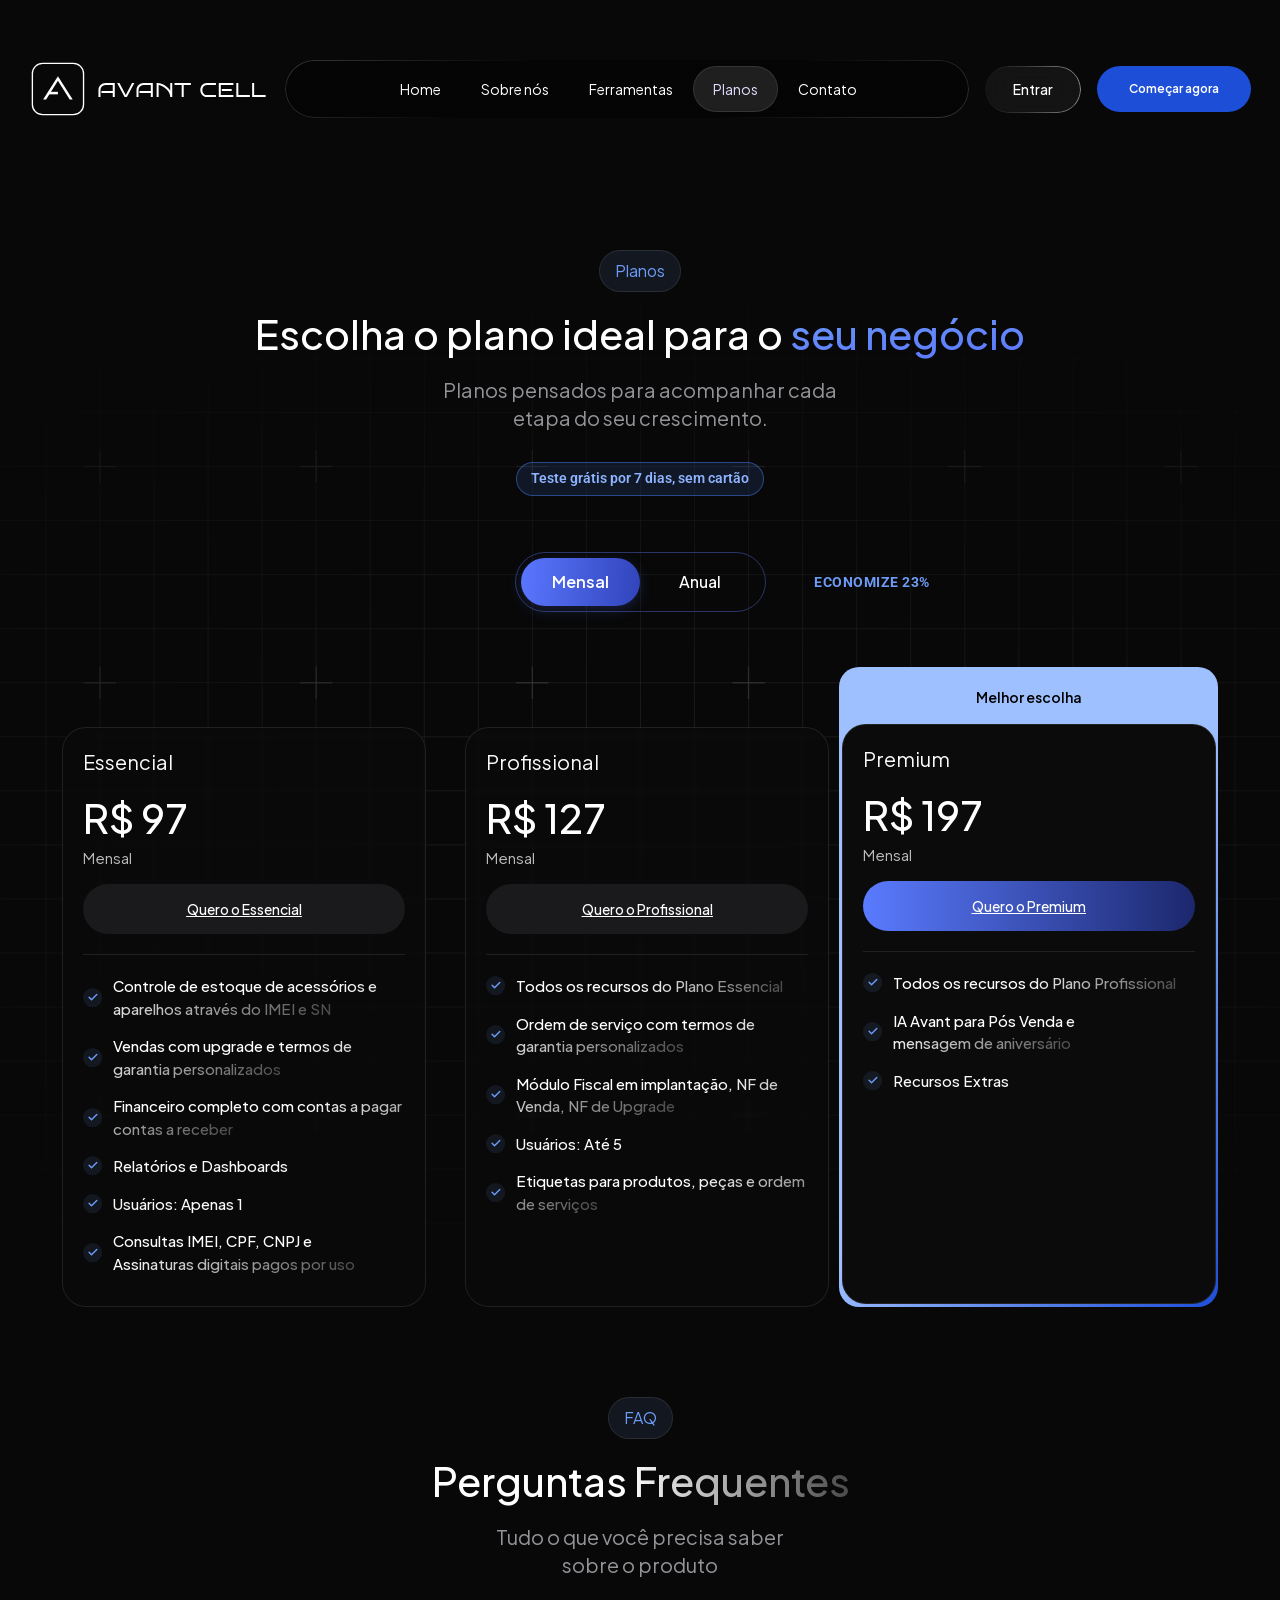
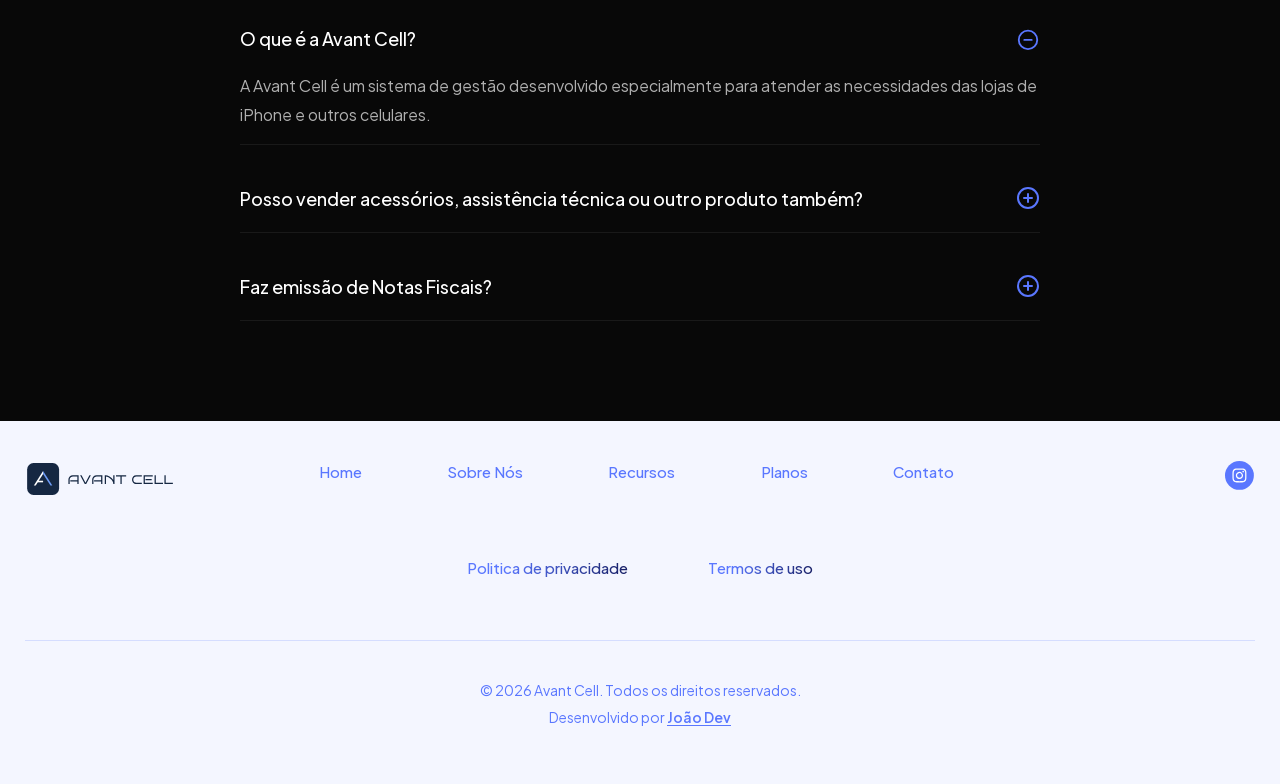
<file: planos/index.html>
<!DOCTYPE html>
<html lang="pt-BR">

<head>
	<!-- Google Tag Manager -->
	<script>(function(w,d,s,l,i){w[l]=w[l]||[];w[l].push({'gtm.start':
	new Date().getTime(),event:'gtm.js'});var f=d.getElementsByTagName(s)[0],
	j=d.createElement(s),dl=l!='dataLayer'?'&l='+l:'';j.async=true;j.src=
	'https://www.googletagmanager.com/gtm.js?id='+i+dl;f.parentNode.insertBefore(j,f);
	})(window,document,'script','dataLayer','GTM-543H5GN9');</script>
	<!-- End Google Tag Manager -->
	<script src="/avc-medicao.js" defer></script>
	<meta charset="UTF-8">
	<meta name="viewport" content="width=device-width, initial-scale=1.0" />
		<meta name='robots' content='index, follow, max-image-preview:large, max-snippet:-1, max-video-preview:-1' />

	<!-- This site is optimized with the Yoast SEO plugin v28.4 - https://yoast.com/product/yoast-seo-wordpress/ -->
	<title>Conheça nossos Planos | Avant Cell</title>
	<meta name="description" content="Planos a partir de R$ 97/mês para lojas de celular. Essencial, Profissional e Premium com estoque, NF-e, IA de pós-venda e muito mais. Escolha o ideal!" />
	<link rel="canonical" href="https://www.avantcell.com.br/planos/" />
	<meta property="og:locale" content="pt_BR" />
	<meta property="og:type" content="article" />
	<meta property="og:title" content="Conheça nossos Planos | Avant Cell" />
	<meta property="og:description" content="Planos a partir de R$ 97/mês para lojas de celular. Essencial, Profissional e Premium com estoque, NF-e, IA de pós-venda e muito mais. Escolha o ideal!" />
	<meta property="og:url" content="https://www.avantcell.com.br/planos/" />
	<meta property="og:site_name" content="Avant Cell" />
	<meta property="article:modified_time" content="2026-08-05T19:50:07+00:00" />
	<meta property="og:image" content="https://www.avantcell.com.br/wp-content/uploads/2026/09/avant-cell-compartilhamento.png" />
	<meta property="og:image:width" content="1200" />
	<meta property="og:image:height" content="630" />
	<meta property="og:image:type" content="image/png" />
	<meta name="twitter:card" content="summary_large_image" />
	<meta name="twitter:label1" content="Est. tempo de leitura" />
	<meta name="twitter:data1" content="7 minutos" />
	<script type="application/ld+json" class="yoast-schema-graph">{"@context":"https://schema.org","@graph":[{"@type":"WebPage","@id":"https://www.avantcell.com.br/planos/","url":"https://www.avantcell.com.br/planos/","name":"Conheça nossos Planos | Avant Cell","isPartOf":{"@id":"https://www.avantcell.com.br/#website"},"primaryImageOfPage":{"@id":"https://www.avantcell.com.br/planos/#primaryimage"},"image":{"@id":"https://www.avantcell.com.br/planos/#primaryimage"},"thumbnailUrl":"https://www.avantcell.com.br/wp-content/uploads/2026/09/avant-cell-compartilhamento.png","datePublished":"2026-05-10T00:15:36+00:00","dateModified":"2026-08-05T19:50:07+00:00","description":"Planos a partir de R$ 97/mês para lojas de celular. Essencial, Profissional e Premium com estoque, NF-e, IA de pós-venda e muito mais. Escolha o ideal!","breadcrumb":{"@id":"https://www.avantcell.com.br/planos/#breadcrumb"},"inLanguage":"pt-BR","potentialAction":[{"@type":"ReadAction","target":["https://www.avantcell.com.br/planos/"]}]},{"@type":"ImageObject","inLanguage":"pt-BR","@id":"https://www.avantcell.com.br/planos/#primaryimage","url":"https://www.avantcell.com.br/wp-content/uploads/2026/09/avant-cell-compartilhamento.png","contentUrl":"https://www.avantcell.com.br/wp-content/uploads/2026/09/avant-cell-compartilhamento.png","width":1200,"height":630,"caption":"Logo do Avant Cell"},{"@type":"BreadcrumbList","@id":"https://www.avantcell.com.br/planos/#breadcrumb","itemListElement":[{"@type":"ListItem","position":1,"name":"Início","item":"https://www.avantcell.com.br/"},{"@type":"ListItem","position":2,"name":"Planos"}]},{"@type":"WebSite","@id":"https://www.avantcell.com.br/#website","url":"https://www.avantcell.com.br/","name":"Avant Cell","description":"Sistema de gestão para lojas e assistências de celular","inLanguage":"pt-BR"}]}</script>
	<!-- / Yoast SEO plugin. -->


<script>
var wpo_server_info_css = {"user_agent":"Mozilla\/5.0 (Linux; Android 10; K) AppleWebKit\/537.36 (KHTML, like Gecko) Chrome\/152.0.0.0 Mobile Safari\/537.36"}
    var wpo_min307033b4=document.createElement("link");wpo_min307033b4.rel="stylesheet",wpo_min307033b4.type="text/css",wpo_min307033b4.media="async",wpo_min307033b4.href="../_ext/fonts.googleapis.com/css2__family_Plus_Jakarta_Sans_ital_wght_0_100_0_200_0_300_0_400_0.css",wpo_min307033b4.onload=function() {wpo_min307033b4.media="all"},document.getElementsByTagName("head")[0].appendChild(wpo_min307033b4);
</script>
<style id="wp-img-auto-sizes-contain-inline-css">
img:is([sizes=auto i],[sizes^="auto," i]){contain-intrinsic-size:3000px 1500px}
/*# sourceURL=wp-img-auto-sizes-contain-inline-css */
</style>
<style id="classic-theme-styles-inline-css">
/*! This file is auto-generated */
.wp-block-button__link{color:#fff;background-color:#32373c;border-radius:9999px;box-shadow:none;text-decoration:none;padding:calc(.667em + 2px) calc(1.333em + 2px);font-size:1.125em}.wp-block-file__button{background:#32373c;color:#fff;text-decoration:none}
/*# sourceURL=/wp-includes/css/classic-themes.min.css */
</style>
<style id="safe-svg-svg-icon-style-inline-css">
.safe-svg-cover{text-align:center}.safe-svg-cover .safe-svg-inside{display:inline-block;max-width:100%}.safe-svg-cover svg{fill:currentColor;height:100%;max-height:100%;max-width:100%;width:100%}

/*# sourceURL=../wp-content/plugins/safe-svg/dist/safe-svg-block-frontend.css */
</style>
<style id="global-styles-inline-css">
:root{--wp--preset--aspect-ratio--square: 1;--wp--preset--aspect-ratio--4-3: 4/3;--wp--preset--aspect-ratio--3-4: 3/4;--wp--preset--aspect-ratio--3-2: 3/2;--wp--preset--aspect-ratio--2-3: 2/3;--wp--preset--aspect-ratio--16-9: 16/9;--wp--preset--aspect-ratio--9-16: 9/16;--wp--preset--color--black: #000000;--wp--preset--color--cyan-bluish-gray: #abb8c3;--wp--preset--color--white: #ffffff;--wp--preset--color--pale-pink: #f78da7;--wp--preset--color--vivid-red: #cf2e2e;--wp--preset--color--luminous-vivid-orange: #ff6900;--wp--preset--color--luminous-vivid-amber: #fcb900;--wp--preset--color--light-green-cyan: #7bdcb5;--wp--preset--color--vivid-green-cyan: #00d084;--wp--preset--color--pale-cyan-blue: #8ed1fc;--wp--preset--color--vivid-cyan-blue: #0693e3;--wp--preset--color--vivid-purple: #9b51e0;--wp--preset--gradient--vivid-cyan-blue-to-vivid-purple: linear-gradient(135deg,rgb(6,147,227) 0%,rgb(155,81,224) 100%);--wp--preset--gradient--light-green-cyan-to-vivid-green-cyan: linear-gradient(135deg,rgb(122,220,180) 0%,rgb(0,208,130) 100%);--wp--preset--gradient--luminous-vivid-amber-to-luminous-vivid-orange: linear-gradient(135deg,rgb(252,185,0) 0%,rgb(255,105,0) 100%);--wp--preset--gradient--luminous-vivid-orange-to-vivid-red: linear-gradient(135deg,rgb(255,105,0) 0%,rgb(207,46,46) 100%);--wp--preset--gradient--very-light-gray-to-cyan-bluish-gray: linear-gradient(135deg,rgb(238,238,238) 0%,rgb(169,184,195) 100%);--wp--preset--gradient--cool-to-warm-spectrum: linear-gradient(135deg,rgb(74,234,220) 0%,rgb(151,120,209) 20%,rgb(207,42,186) 40%,rgb(238,44,130) 60%,rgb(251,105,98) 80%,rgb(254,248,76) 100%);--wp--preset--gradient--blush-light-purple: linear-gradient(135deg,rgb(255,206,236) 0%,rgb(152,150,240) 100%);--wp--preset--gradient--blush-bordeaux: linear-gradient(135deg,rgb(254,205,165) 0%,rgb(254,45,45) 50%,rgb(107,0,62) 100%);--wp--preset--gradient--luminous-dusk: linear-gradient(135deg,rgb(255,203,112) 0%,rgb(199,81,192) 50%,rgb(65,88,208) 100%);--wp--preset--gradient--pale-ocean: linear-gradient(135deg,rgb(255,245,203) 0%,rgb(182,227,212) 50%,rgb(51,167,181) 100%);--wp--preset--gradient--electric-grass: linear-gradient(135deg,rgb(202,248,128) 0%,rgb(113,206,126) 100%);--wp--preset--gradient--midnight: linear-gradient(135deg,rgb(2,3,129) 0%,rgb(40,116,252) 100%);--wp--preset--font-size--small: 13px;--wp--preset--font-size--medium: 20px;--wp--preset--font-size--large: 36px;--wp--preset--font-size--x-large: 42px;--wp--preset--spacing--20: 0.44rem;--wp--preset--spacing--30: 0.67rem;--wp--preset--spacing--40: 1rem;--wp--preset--spacing--50: 1.5rem;--wp--preset--spacing--60: 2.25rem;--wp--preset--spacing--70: 3.38rem;--wp--preset--spacing--80: 5.06rem;--wp--preset--shadow--natural: 6px 6px 9px rgba(0, 0, 0, 0.2);--wp--preset--shadow--deep: 12px 12px 50px rgba(0, 0, 0, 0.4);--wp--preset--shadow--sharp: 6px 6px 0px rgba(0, 0, 0, 0.2);--wp--preset--shadow--outlined: 6px 6px 0px -3px rgb(255, 255, 255), 6px 6px rgb(0, 0, 0);--wp--preset--shadow--crisp: 6px 6px 0px rgb(0, 0, 0);}.wp-block-button{--wp--preset--dimension--25: 25%;--wp--preset--dimension--50: 50%;--wp--preset--dimension--75: 75%;--wp--preset--dimension--100: 100%;}:where(body) { margin: 0; }:where(.is-layout-flex){gap: 0.5em;}:where(.is-layout-grid){gap: 0.5em;}body .is-layout-flex{display: flex;}.is-layout-flex{flex-wrap: wrap;align-items: center;}.is-layout-flex > :is(*, div){margin: 0;}body .is-layout-grid{display: grid;}.is-layout-grid > :is(*, div){margin: 0;}body{padding-top: 0px;padding-right: 0px;padding-bottom: 0px;padding-left: 0px;}:root :where(.wp-element-button, .wp-block-button__link){background-color: #32373c;border-width: 0;color: #fff;font-family: inherit;font-size: inherit;font-style: inherit;font-weight: inherit;letter-spacing: inherit;line-height: inherit;padding-top: calc(0.667em + 2px);padding-right: calc(1.333em + 2px);padding-bottom: calc(0.667em + 2px);padding-left: calc(1.333em + 2px);text-decoration: none;text-transform: inherit;}.has-black-color{color: var(--wp--preset--color--black) !important;}.has-cyan-bluish-gray-color{color: var(--wp--preset--color--cyan-bluish-gray) !important;}.has-white-color{color: var(--wp--preset--color--white) !important;}.has-pale-pink-color{color: var(--wp--preset--color--pale-pink) !important;}.has-vivid-red-color{color: var(--wp--preset--color--vivid-red) !important;}.has-luminous-vivid-orange-color{color: var(--wp--preset--color--luminous-vivid-orange) !important;}.has-luminous-vivid-amber-color{color: var(--wp--preset--color--luminous-vivid-amber) !important;}.has-light-green-cyan-color{color: var(--wp--preset--color--light-green-cyan) !important;}.has-vivid-green-cyan-color{color: var(--wp--preset--color--vivid-green-cyan) !important;}.has-pale-cyan-blue-color{color: var(--wp--preset--color--pale-cyan-blue) !important;}.has-vivid-cyan-blue-color{color: var(--wp--preset--color--vivid-cyan-blue) !important;}.has-vivid-purple-color{color: var(--wp--preset--color--vivid-purple) !important;}.has-black-background-color{background-color: var(--wp--preset--color--black) !important;}.has-cyan-bluish-gray-background-color{background-color: var(--wp--preset--color--cyan-bluish-gray) !important;}.has-white-background-color{background-color: var(--wp--preset--color--white) !important;}.has-pale-pink-background-color{background-color: var(--wp--preset--color--pale-pink) !important;}.has-vivid-red-background-color{background-color: var(--wp--preset--color--vivid-red) !important;}.has-luminous-vivid-orange-background-color{background-color: var(--wp--preset--color--luminous-vivid-orange) !important;}.has-luminous-vivid-amber-background-color{background-color: var(--wp--preset--color--luminous-vivid-amber) !important;}.has-light-green-cyan-background-color{background-color: var(--wp--preset--color--light-green-cyan) !important;}.has-vivid-green-cyan-background-color{background-color: var(--wp--preset--color--vivid-green-cyan) !important;}.has-pale-cyan-blue-background-color{background-color: var(--wp--preset--color--pale-cyan-blue) !important;}.has-vivid-cyan-blue-background-color{background-color: var(--wp--preset--color--vivid-cyan-blue) !important;}.has-vivid-purple-background-color{background-color: var(--wp--preset--color--vivid-purple) !important;}.has-black-border-color{border-color: var(--wp--preset--color--black) !important;}.has-cyan-bluish-gray-border-color{border-color: var(--wp--preset--color--cyan-bluish-gray) !important;}.has-white-border-color{border-color: var(--wp--preset--color--white) !important;}.has-pale-pink-border-color{border-color: var(--wp--preset--color--pale-pink) !important;}.has-vivid-red-border-color{border-color: var(--wp--preset--color--vivid-red) !important;}.has-luminous-vivid-orange-border-color{border-color: var(--wp--preset--color--luminous-vivid-orange) !important;}.has-luminous-vivid-amber-border-color{border-color: var(--wp--preset--color--luminous-vivid-amber) !important;}.has-light-green-cyan-border-color{border-color: var(--wp--preset--color--light-green-cyan) !important;}.has-vivid-green-cyan-border-color{border-color: var(--wp--preset--color--vivid-green-cyan) !important;}.has-pale-cyan-blue-border-color{border-color: var(--wp--preset--color--pale-cyan-blue) !important;}.has-vivid-cyan-blue-border-color{border-color: var(--wp--preset--color--vivid-cyan-blue) !important;}.has-vivid-purple-border-color{border-color: var(--wp--preset--color--vivid-purple) !important;}.has-vivid-cyan-blue-to-vivid-purple-gradient-background{background: var(--wp--preset--gradient--vivid-cyan-blue-to-vivid-purple) !important;}.has-light-green-cyan-to-vivid-green-cyan-gradient-background{background: var(--wp--preset--gradient--light-green-cyan-to-vivid-green-cyan) !important;}.has-luminous-vivid-amber-to-luminous-vivid-orange-gradient-background{background: var(--wp--preset--gradient--luminous-vivid-amber-to-luminous-vivid-orange) !important;}.has-luminous-vivid-orange-to-vivid-red-gradient-background{background: var(--wp--preset--gradient--luminous-vivid-orange-to-vivid-red) !important;}.has-very-light-gray-to-cyan-bluish-gray-gradient-background{background: var(--wp--preset--gradient--very-light-gray-to-cyan-bluish-gray) !important;}.has-cool-to-warm-spectrum-gradient-background{background: var(--wp--preset--gradient--cool-to-warm-spectrum) !important;}.has-blush-light-purple-gradient-background{background: var(--wp--preset--gradient--blush-light-purple) !important;}.has-blush-bordeaux-gradient-background{background: var(--wp--preset--gradient--blush-bordeaux) !important;}.has-luminous-dusk-gradient-background{background: var(--wp--preset--gradient--luminous-dusk) !important;}.has-pale-ocean-gradient-background{background: var(--wp--preset--gradient--pale-ocean) !important;}.has-electric-grass-gradient-background{background: var(--wp--preset--gradient--electric-grass) !important;}.has-midnight-gradient-background{background: var(--wp--preset--gradient--midnight) !important;}.has-small-font-size{font-size: var(--wp--preset--font-size--small) !important;}.has-medium-font-size{font-size: var(--wp--preset--font-size--medium) !important;}.has-large-font-size{font-size: var(--wp--preset--font-size--large) !important;}.has-x-large-font-size{font-size: var(--wp--preset--font-size--x-large) !important;}
:root :where(.wp-block-icon svg){width: 24px;}
:where(.wp-block-gallery.is-layout-flex){gap: var( --wp--style--gallery-gap-default, var( --gallery-block--gutter-size, var( --wp--style--block-gap, 0.5em ) ) );}:where(.wp-block-gallery.is-layout-grid){gap: var( --wp--style--gallery-gap-default, var( --gallery-block--gutter-size, var( --wp--style--block-gap, 0.5em ) ) );}
:where(.wp-block-latest-posts.is-layout-flex){gap: 1.25em;}:where(.wp-block-latest-posts.is-layout-grid){gap: 1.25em;}
:where(.wp-block-post-template.is-layout-flex){gap: 1.25em;}:where(.wp-block-post-template.is-layout-grid){gap: 1.25em;}
:where(.wp-block-term-template.is-layout-flex){gap: 1.25em;}:where(.wp-block-term-template.is-layout-grid){gap: 1.25em;}
:where(.wp-block-columns.is-layout-flex){gap: 2em;}:where(.wp-block-columns.is-layout-grid){gap: 2em;}
:root :where(.wp-block-pullquote){font-size: 1.5em;line-height: 1.6;}
/*# sourceURL=global-styles-inline-css */
</style>
<link rel='stylesheet' id='wpo_min-header-0-css' href='../wp-content/cache/wpo-minify/1787875534/assets/wpo-minify-header-5b7fef23.min.css' media='all' />
<script type='text/javascript'>
		var elementskit = {
			resturl: '',
		}

		</script><script id="wpo_min-header-0-js" src="../wp-content/cache/wpo-minify/1787875534/assets/wpo-minify-header-b1f016dd.min.js"></script>
<meta name="generator" content="Elementor 4.2.3; features: e_font_icon_svg, additional_custom_breakpoints; settings: css_print_method-external, google_font-enabled, font_display-swap">
			<style>
				.e-con.e-parent:nth-of-type(n+4):not(.e-lazyloaded):not(.e-no-lazyload),
				.e-con.e-parent:nth-of-type(n+4):not(.e-lazyloaded):not(.e-no-lazyload) * {
					background-image: none !important;
				}
				@media screen and (max-height: 1024px) {
					.e-con.e-parent:nth-of-type(n+3):not(.e-lazyloaded):not(.e-no-lazyload),
					.e-con.e-parent:nth-of-type(n+3):not(.e-lazyloaded):not(.e-no-lazyload) * {
						background-image: none !important;
					}
				}
				@media screen and (max-height: 640px) {
					.e-con.e-parent:nth-of-type(n+2):not(.e-lazyloaded):not(.e-no-lazyload),
					.e-con.e-parent:nth-of-type(n+2):not(.e-lazyloaded):not(.e-no-lazyload) * {
						background-image: none !important;
					}
				}
			</style>
			<link rel="icon" href="../wp-content/uploads/2026/05/cropped-FAVICON-AVANT-CELL-32x32.webp" sizes="32x32" />
<link rel="icon" href="../wp-content/uploads/2026/05/cropped-FAVICON-AVANT-CELL-192x192.webp" sizes="192x192" />
<link rel="apple-touch-icon" href="../wp-content/uploads/2026/05/cropped-FAVICON-AVANT-CELL-180x180.webp" />
<meta name="msapplication-TileImage" content="../wp-content/uploads/2026/05/cropped-FAVICON-AVANT-CELL-270x270.webp" />
<link rel="stylesheet" href="../avc-ajustes.css" />
</head>

<body data-rsssl=1 class="wp-singular page-template-default page page-id-6188 wp-theme-hello-elementor elementor-default elementor-kit-7 elementor-page elementor-page-6188">
<!-- Google Tag Manager (noscript) -->
<noscript><iframe src="https://www.googletagmanager.com/ns.html?id=GTM-543H5GN9"
height="0" width="0" style="display:none;visibility:hidden"></iframe></noscript>
<!-- End Google Tag Manager (noscript) -->

			<e-page-transition preloader-type="image" preloader-image-url="../wp-content/uploads/2026/05/LOGO.svg" class="e-page-transition--entering" >
					</e-page-transition>

			<a class="skip-link screen-reader-text" href="#content">
			Skip to content		</a>
	
	
	<div class="ekit-template-content-markup ekit-template-content-header ekit-template-content-theme-support">
				<div data-elementor-type="wp-post" data-elementor-id="7100" class="elementor elementor-7100" data-elementor-post-type="elementskit_template">
				<div class="elementor-element elementor-element-f2a8e10 e-flex e-con-boxed e-con e-parent" data-id="f2a8e10" data-element_type="container" data-e-type="container" data-settings="{&quot;position&quot;:&quot;fixed&quot;}">
					<div class="e-con-inner">
		<div class="elementor-element elementor-element-bdb4819 e-con-full e-flex e-con e-child" data-id="bdb4819" data-element_type="container" data-e-type="container" data-settings="{&quot;animation_mobile&quot;:&quot;none&quot;}">
		<div class="elementor-element elementor-element-4a8f16e e-con-full e-flex e-con e-child" data-id="4a8f16e" data-element_type="container" data-e-type="container">
		<div class="elementor-element elementor-element-eb8a4cd e-con-full e-flex e-con e-child" data-id="eb8a4cd" data-element_type="container" data-e-type="container">
				<div class="elementor-element elementor-element-1644d3e minha-logo elementor-hidden-mobile elementor-widget elementor-widget-image" data-id="1644d3e" data-element_type="widget" data-e-type="widget" data-widget_type="image.default">
																<a href="../index.html">
							<img width="186" height="33" src="../wp-content/uploads/2026/05/LOGO.svg" class="attachment-full size-full wp-image-5960" alt="Avant Cell" />								</a>
															</div>
		<div class="elementor-element elementor-element-baeba61 e-con-full e-flex e-con e-child" data-id="baeba61" data-element_type="container" data-e-type="container" data-settings="{&quot;animation&quot;:&quot;none&quot;,&quot;animation_mobile&quot;:&quot;none&quot;}">
				<div class="elementor-element elementor-element-547b1d4 elementor-widget__width-auto elementor-widget-mobile__width-auto elementor-nav-menu--stretch elementor-nav-menu--dropdown-tablet elementor-nav-menu__text-align-aside elementor-nav-menu--toggle elementor-nav-menu--burger elementor-widget elementor-widget-nav-menu" data-id="547b1d4" data-element_type="widget" data-e-type="widget" data-settings="{&quot;full_width&quot;:&quot;stretch&quot;,&quot;toggle_icon_hover_animation&quot;:&quot;grow&quot;,&quot;layout&quot;:&quot;horizontal&quot;,&quot;submenu_icon&quot;:{&quot;value&quot;:&quot;&lt;svg aria-hidden=\&quot;true\&quot; class=\&quot;e-font-icon-svg e-fas-caret-down\&quot; viewBox=\&quot;0 0 320 512\&quot; xmlns=\&quot;http:\/\/www.w3.org\/2000\/svg\&quot;&gt;&lt;path d=\&quot;M31.3 192h257.3c17.8 0 26.7 21.5 14.1 34.1L174.1 354.8c-7.8 7.8-20.5 7.8-28.3 0L17.2 226.1C4.6 213.5 13.5 192 31.3 192z\&quot;&gt;&lt;\/path&gt;&lt;\/svg&gt;&quot;,&quot;library&quot;:&quot;fa-solid&quot;},&quot;toggle&quot;:&quot;burger&quot;}" data-widget_type="nav-menu.avc">
								<nav aria-label="Menu" class="elementor-nav-menu--main elementor-nav-menu__container elementor-nav-menu--layout-horizontal e--pointer-none">
				<ul id="menu-1-547b1d4" class="elementor-nav-menu"><li class="menu-item menu-item-type-custom menu-item-object-custom menu-item-home menu-item-7103"><a href="../index.html" class="elementor-item">Home</a></li>
<li class="menu-item menu-item-type-custom menu-item-object-custom menu-item-7104"><a href="../sobre/index.html" class="elementor-item">Sobre nós</a></li>
<li class="menu-item menu-item-type-custom menu-item-object-custom menu-item-has-children menu-item-7105"><a href="../recursos/index.html" class="elementor-item elementor-item-anchor">Ferramentas</a>
<ul class="sub-menu elementor-nav-menu--dropdown">
	<li class="menu-item menu-item-type-custom menu-item-object-custom menu-item-has-children menu-item-7109"><a href="#" class="elementor-sub-item elementor-item-anchor">Ferramentas</a>
	<ul class="sub-menu elementor-nav-menu--dropdown">
		
		
		<li class="menu-item menu-item-type-custom menu-item-object-custom menu-item-7154"><a href="../recursos/index.html" class="elementor-sub-item">Recursos</a></li>
	</ul>
</li>
</ul>
</li>
<li class="menu-item menu-item-type-custom menu-item-object-custom current-menu-item menu-item-7317"><a href="index.html" aria-current="page" class="elementor-item elementor-item-active">Planos</a></li>

<li class="menu-item menu-item-type-custom menu-item-object-custom menu-item-7108"><a href="../contato/index.html" class="elementor-item">Contato</a></li>
</ul>			</nav>
					<div class="elementor-menu-toggle" role="button" tabindex="0" aria-label="Menu Toggle" aria-expanded="false">
			<svg aria-hidden="true" role="presentation" class="elementor-menu-toggle__icon--open elementor-animation-grow e-font-icon-svg e-eicon-menu-bar" viewBox="0 0 1000 1000" xmlns="http://www.w3.org/2000/svg"><path d="M104 333H896C929 333 958 304 958 271S929 208 896 208H104C71 208 42 237 42 271S71 333 104 333ZM104 583H896C929 583 958 554 958 521S929 458 896 458H104C71 458 42 487 42 521S71 583 104 583ZM104 833H896C929 833 958 804 958 771S929 708 896 708H104C71 708 42 737 42 771S71 833 104 833Z"></path></svg><svg aria-hidden="true" role="presentation" class="elementor-menu-toggle__icon--close elementor-animation-grow e-font-icon-svg e-eicon-close" viewBox="0 0 1000 1000" xmlns="http://www.w3.org/2000/svg"><path d="M742 167L500 408 258 167C246 154 233 150 217 150 196 150 179 158 167 167 154 179 150 196 150 212 150 229 154 242 171 254L408 500 167 742C138 771 138 800 167 829 196 858 225 858 254 829L496 587 738 829C750 842 767 846 783 846 800 846 817 842 829 829 842 817 846 804 846 783 846 767 842 750 829 737L588 500 833 258C863 229 863 200 833 171 804 137 775 137 742 167Z"></path></svg>		</div>
					<nav class="elementor-nav-menu--dropdown elementor-nav-menu__container" aria-hidden="true">
				<ul id="menu-2-547b1d4" class="elementor-nav-menu"><li class="menu-item menu-item-type-custom menu-item-object-custom menu-item-home menu-item-7103"><a href="../index.html" class="elementor-item" tabindex="-1">Home</a></li>
<li class="menu-item menu-item-type-custom menu-item-object-custom menu-item-7104"><a href="../sobre/index.html" class="elementor-item" tabindex="-1">Sobre nós</a></li>
<li class="menu-item menu-item-type-custom menu-item-object-custom menu-item-has-children menu-item-7105"><a href="../recursos/index.html" class="elementor-item elementor-item-anchor" tabindex="-1">Ferramentas</a>
<ul class="sub-menu elementor-nav-menu--dropdown">
	<li class="menu-item menu-item-type-custom menu-item-object-custom menu-item-has-children menu-item-7109"><a href="#" class="elementor-sub-item elementor-item-anchor" tabindex="-1">Ferramentas</a>
	<ul class="sub-menu elementor-nav-menu--dropdown">
		
		
		<li class="menu-item menu-item-type-custom menu-item-object-custom menu-item-7154"><a href="../recursos/index.html" class="elementor-sub-item" tabindex="-1">Recursos</a></li>
	</ul>
</li>
</ul>
</li>
<li class="menu-item menu-item-type-custom menu-item-object-custom current-menu-item menu-item-7317"><a href="index.html" aria-current="page" class="elementor-item elementor-item-active" tabindex="-1">Planos</a></li>

<li class="menu-item menu-item-type-custom menu-item-object-custom menu-item-7108"><a href="../contato/index.html" class="elementor-item" tabindex="-1">Contato</a></li>
</ul>			</nav>
						</div>
				<div class="elementor-element elementor-element-f0c18a2 minha-logo elementor-hidden-widescreen elementor-hidden-desktop elementor-hidden-laptop elementor-hidden-tablet elementor-widget elementor-widget-image" data-id="f0c18a2" data-element_type="widget" data-e-type="widget" data-widget_type="image.default">
																<a href="../index.html">
							<img width="186" height="33" src="../wp-content/uploads/2026/05/LOGO.svg" class="attachment-full size-full wp-image-5960" alt="Avant Cell" />								</a>
															</div>
				<div class="elementor-element elementor-element-cbf3d8f elementor-widget__width-initial elementor-absolute elementor-widget elementor-widget-html" data-id="cbf3d8f" data-element_type="widget" data-e-type="widget" data-settings="{&quot;_position&quot;:&quot;absolute&quot;}" data-widget_type="html.default">
					<script>
// Mudamos de 'DOMContentLoaded' para 'load' para garantir que as imagens e CSS básicos carregaram
window.addEventListener('load', function () {
  const menus = document.querySelectorAll('nav.elementor-nav-menu--main');

  menus.forEach(function (menuWrapper) {
    const ul = menuWrapper.querySelector('ul.elementor-nav-menu');
    if (!ul) return;

    // Pega APENAS os <li> principais, ignorando submenus
    const items = Array.from(ul.children).filter(child => child.tagName === 'LI');
    if (!items.length) return;

    const highlight = document.createElement('div');
    highlight.className = 'menu-highlight';
    ul.appendChild(highlight);

    let activeItem = ul.querySelector('li.current-menu-item') || items[0];

    function moveHighlight(item) {
      if (!item) return;

      const link = item.querySelector('a.elementor-item');
      if (!link) return;

      // Mede o UL e o Link na mesma proporção
      const ulRect = ul.getBoundingClientRect();
      const linkRect = link.getBoundingClientRect();

      // Calcula a diferença exata
      const left = linkRect.left - ulRect.left;
      const top = linkRect.top - ulRect.top;

      highlight.style.width = linkRect.width + 'px';
      highlight.style.height = linkRect.height + 'px';
      highlight.style.transform = `translate(${left}px, ${top}px)`;
      highlight.classList.add('is-visible');
    }

    // ==========================================
    // A MÁGICA AQUI: O Comando document.fonts.ready 
    // obriga o script a esperar as fontes terminarem de 
    // renderizar na tela antes de tirar as medidas da pílula!
    // ==========================================
    document.fonts.ready.then(function() {
        setTimeout(function() {
            moveHighlight(activeItem);
        }, 150); // Um fôlego extra de 150ms pro Elementor se estabilizar
    });

    items.forEach(function (item) {
      item.addEventListener('mouseenter', function () {
        moveHighlight(item);
      });

      item.addEventListener('click', function () {
        items.forEach(function (t) {
          t.classList.remove('current-menu-item');
        });
        item.classList.add('current-menu-item');
        activeItem = item;
        moveHighlight(activeItem);
      });
    });

    ul.addEventListener('mouseleave', function () {
      moveHighlight(activeItem);
    });

    window.addEventListener('resize', function () {
      moveHighlight(activeItem);
    });
  });
});
</script>				</div>
				</div>
				<div class="elementor-element elementor-element-ec60a1e elementor-hidden-mobile elementor-widget elementor-widget-html" data-id="ec60a1e" data-element_type="widget" data-e-type="widget" data-widget_type="html.default">
					<style>
@import url('../_ext/fonts.googleapis.com/css2__family_Plus_Jakarta_Sans_wght_400_500_600_display_swap.css');

.btn-glass-header {
    position: relative;
    display: inline-flex;
    align-items: center;
    justify-content: center;
    
    /* Tipografia */
    font-family: 'Plus Jakarta Sans', sans-serif !important;
    font-size: 14px;
    font-weight: 500;
    text-decoration: none;
    
    /* Fundo de vidro adaptativo */
    background: rgba(255, 255, 255, 0.05); 
    backdrop-filter: blur(15px);
    -webkit-backdrop-filter: blur(15px);
    
    color: #ffffff;
    padding: 13px 28px;
    border-radius: 100px;
    transition: all 0.4s cubic-bezier(0.4, 0, 0.2, 1);
    cursor: pointer;
    
    /* Remove a borda padrão */
    border: none;
    z-index: 1;
}

/* A MÁGICA DA BORDA: Degradê que some na esquerda */
.btn-glass-header::before {
    content: "";
    position: absolute;
    inset: 0;
    border-radius: 100px;
    padding: 1px; /* Espessura da borda */
    
    /* Degradê: Transparente (0%) na esquerda -> Branco translúcido na direita */
    background: linear-gradient(to right, rgba(255, 255, 255, 0) 0%, rgba(255, 255, 255, 0.15) 40%, rgba(255, 255, 255, 0.5) 100%);
    
    /* Máscara que corta o miolo e deixa só a borda visível */
    -webkit-mask: linear-gradient(#fff 0 0) content-box, linear-gradient(#fff 0 0);
    -webkit-mask-composite: xor;
    mask-composite: exclude;
    pointer-events: none;
    z-index: -1;
    transition: all 0.4s ease;
}

/* --- ESTADO PARA FUNDO CLARO --- */
/* Aplique a classe .fundo-claro no header ou container pai */
.fundo-claro .btn-glass-header {
    background: rgba(0, 0, 0, 0.03);
    color: #1a1a1a !important;
}

.fundo-claro .btn-glass-header::before {
    /* Borda degradê escura para fundo claro */
    background: linear-gradient(to right, rgba(0, 0, 0, 0) 0%, rgba(0, 0, 0, 0.1) 40%, rgba(0, 0, 0, 0.3) 100%);
}

/* --- EFEITOS DE HOVER --- */
.btn-glass-header:hover {
    transform: translateY(-1px);
    background: rgba(255, 255, 255, 0.1);
    box-shadow: 0 4px 15px rgba(0, 0, 0, 0.1);
    color: #ffffff;
}

.btn-glass-header:hover::before {
    /* Brilha um pouco mais a borda no hover */
    background: linear-gradient(to right, rgba(255, 255, 255, 0) 0%, rgba(255, 255, 255, 0.25) 40%, rgba(255, 255, 255, 0.7) 100%);
}

.fundo-claro .btn-glass-header:hover {
    background: rgba(0, 0, 0, 0.06);
    color: #000000 !important;
}

.fundo-claro .btn-glass-header:hover::before {
    background: linear-gradient(to right, rgba(0, 0, 0, 0) 0%, rgba(0, 0, 0, 0.15) 40%, rgba(0, 0, 0, 0.4) 100%);
}

.btn-glass-header:active {
    transform: scale(0.98);
}
</style>

<a href="../entrar/index.html" class="btn-glass-header">
    Entrar
</a>				</div>
				<div class="elementor-element elementor-element-9516fa4 elementor-hidden-mobile elementor-widget elementor-widget-html" data-id="9516fa4" data-element_type="widget" data-e-type="widget" data-widget_type="html.default">
					<style>
@import url('../_ext/fonts.googleapis.com/css2__family_Plus_Jakarta_Sans_wght_400_500_600_700_display_swap.css');

.btn-principal-roxo {
    display: inline-flex;
    align-items: center;
    justify-content: center;
    
    /* Configuração da Fonte */
    font-family: 'Plus Jakarta Sans', sans-serif !important;
    font-size: 12px;
    font-weight: 600; /* Aumentei levemente para destacar a nova fonte */
    color: #ffffff;
    
    /* Mantendo seu gradiente original e animação */
    background: #1D4ED8;
    
    padding: 14px 32px;
    border-radius: 30px; 
    text-decoration: none;
    transition: all 0.4s ease;
    width: max-content;
    border: none;
    cursor: pointer;
}

/* A Mágica do Loop Infinito */
@keyframes passarCoresContinuo {
    0% { background-position: 0% 50%; }
    100% { background-position: 100% 50%; }
}

/* EFEITOS DE HOVER */
.btn-principal-roxo:hover {
    color: #ffffff !important;
    text-decoration: none;
    transform: scale(1.03) translateY(-4px); 
    box-shadow: 0 0 15px rgba(29, 78, 216, 0.6), 
                0 0 30px rgba(29, 78, 216, 0.4);
}

.btn-principal-roxo:active {
    transform: scale(0.99) translateY(0px);
    color: #ffffff !important;
}

/* RESPONSIVIDADE */
@media (max-width: 767px) {
    .btn-principal-roxo {
        padding: 12px 24px;
        font-size: 14px;
    }
}
</style>

<a href="index.html" class="btn-principal-roxo">
    Começar agora
</a>				</div>
				</div>
				</div>
				</div>
					</div>
				</div>
				</div>
			</div>

	
<main id="content" class="site-main post-6188 page type-page status-publish has-post-thumbnail hentry">

	
	<div class="page-content">
				<div data-elementor-type="wp-page" data-elementor-id="6188" class="elementor elementor-6188" data-elementor-post-type="page">
				<div class="elementor-element elementor-element-ccdb93d e-flex e-con-boxed e-con e-parent" data-id="ccdb93d" data-element_type="container" data-e-type="container" data-settings="{&quot;background_background&quot;:&quot;classic&quot;}">
					<div class="e-con-inner">
		<div class="elementor-element elementor-element-ebd5509 e-con-full e-flex e-con e-child" data-id="ebd5509" data-element_type="container" data-e-type="container">
		<div class="elementor-element elementor-element-113a26b e-con-full e-flex e-con e-child" data-id="113a26b" data-element_type="container" data-e-type="container">
				<div class="elementor-element elementor-element-571784b elementor-widget__width-auto animated-slow elementor-invisible elementor-widget elementor-widget-text-editor" data-id="571784b" data-element_type="widget" data-e-type="widget" data-settings="{&quot;_animation&quot;:&quot;fadeInUp&quot;}" data-widget_type="text-editor.avc">
									Planos								</div>
				<div class="elementor-element elementor-element-3fabed2 elementor-widget__width-initial animated-slow elementor-invisible elementor-widget elementor-widget-heading" data-id="3fabed2" data-element_type="widget" data-e-type="widget" data-settings="{&quot;_animation&quot;:&quot;fadeInUp&quot;}" data-widget_type="heading.default">
					<h1 class="elementor-heading-title elementor-size-default">Escolha o plano ideal para o <span class="txt1">seu negócio</span></h1>				</div>
				<div class="elementor-element elementor-element-de77101 elementor-widget-mobile__width-initial elementor-widget__width-initial animated-slow elementor-invisible elementor-widget elementor-widget-text-editor" data-id="de77101" data-element_type="widget" data-e-type="widget" data-settings="{&quot;_animation&quot;:&quot;fadeInUp&quot;}" data-widget_type="text-editor.avc">
									<p>Planos pensados para acompanhar cada etapa do seu crescimento.</p>								</div>
				</div>
		<div class="elementor-element elementor-element-c29ab73 e-con-full e-flex e-con e-child" data-id="c29ab73" data-element_type="container" data-e-type="container">
				<p class="avc-teste">Teste grátis por 7 dias, sem cartão</p>
				<div class="elementor-element elementor-element-2ed2bcd e-n-tabs-mobile elementor-widget elementor-widget-n-tabs" data-id="2ed2bcd" data-element_type="widget" data-e-type="widget" data-settings="{&quot;horizontal_scroll&quot;:&quot;disable&quot;}" data-widget_type="nested-tabs.avc">
							<div class="e-n-tabs" data-widget-number="49097677" aria-label="Abas. Abra itens com &quot;Enter&quot; ou &quot;Espaço&quot;, feche com &quot;Escape&quot; e navegue usando as teclas de &quot;Seta&quot;.">
			<div class="e-n-tabs-heading" role="tablist">
					<button id="e-n-tab-title-490976771" data-tab-title-id="e-n-tab-title-490976771" class="e-n-tab-title" aria-selected="true" data-tab-index="1" role="tab" tabindex="0" aria-controls="e-n-tab-content-490976771" style="--n-tabs-title-order: 1;">
						<span class="e-n-tab-title-text">
				Mensal			</span>
		</button>
				<button id="e-n-tab-title-490976772" data-tab-title-id="e-n-tab-title-490976772" class="e-n-tab-title" aria-selected="false" data-tab-index="2" role="tab" tabindex="-1" aria-controls="e-n-tab-content-490976772" style="--n-tabs-title-order: 2;">
						<span class="e-n-tab-title-text">
				Anual			</span>
		</button>
					</div>
			<div class="e-n-tabs-content">
				<div id="e-n-tab-content-490976771" role="tabpanel" aria-labelledby="e-n-tab-title-490976771" data-tab-index="1" style="--n-tabs-title-order: 1;" class="e-active elementor-element elementor-element-a52fc2c e-con-full e-flex e-con e-child" data-id="a52fc2c" data-element_type="container" data-e-type="container">
				<div class="elementor-element elementor-element-3b25c57 elementor-widget elementor-widget-n-carousel" data-id="3b25c57" data-element_type="widget" data-e-type="widget" data-settings="{&quot;carousel_items&quot;:[{&quot;slide_title&quot;:&quot;Slide #1&quot;,&quot;_id&quot;:&quot;1ae0fcb&quot;},{&quot;slide_title&quot;:&quot;Slide #1&quot;,&quot;_id&quot;:&quot;54423d1&quot;},{&quot;slide_title&quot;:&quot;Slide #1&quot;,&quot;_id&quot;:&quot;91d56a7&quot;}],&quot;slides_to_show&quot;:&quot;3&quot;,&quot;slides_to_show_tablet&quot;:&quot;2&quot;,&quot;slides_to_show_mobile&quot;:&quot;1&quot;,&quot;speed&quot;:500,&quot;image_spacing_custom&quot;:{&quot;unit&quot;:&quot;px&quot;,&quot;size&quot;:10,&quot;sizes&quot;:[]},&quot;image_spacing_custom_widescreen&quot;:{&quot;unit&quot;:&quot;px&quot;,&quot;size&quot;:&quot;&quot;,&quot;sizes&quot;:[]},&quot;image_spacing_custom_laptop&quot;:{&quot;unit&quot;:&quot;px&quot;,&quot;size&quot;:&quot;&quot;,&quot;sizes&quot;:[]},&quot;image_spacing_custom_tablet&quot;:{&quot;unit&quot;:&quot;px&quot;,&quot;size&quot;:&quot;&quot;,&quot;sizes&quot;:[]},&quot;image_spacing_custom_mobile&quot;:{&quot;unit&quot;:&quot;px&quot;,&quot;size&quot;:&quot;&quot;,&quot;sizes&quot;:[]}}" data-widget_type="nested-carousel.avc">
							<div class="e-n-carousel swiper" role="region" aria-roledescription="carousel" aria-label="Carousel" dir="ltr">
			<div class="swiper-wrapper" aria-live="polite">
										<div class="swiper-slide" data-slide="1" role="group" aria-roledescription="slide" aria-label="1 of 3">
							<div class="elementor-element elementor-element-40721d9 e-flex e-con-boxed e-con e-child" data-id="40721d9" data-element_type="container" data-e-type="container">
					<div class="e-con-inner">
		<div class="elementor-element elementor-element-42b55d9 e-con-full box1 e-flex e-con e-child" data-id="42b55d9" data-element_type="container" data-e-type="container">
		<div class="elementor-element elementor-element-c6b5ab2 e-con-full e-flex e-con e-child" data-id="c6b5ab2" data-element_type="container" data-e-type="container">
				<div class="elementor-element elementor-element-608f48e elementor-widget-mobile__width-initial elementor-widget__width-initial elementor-widget elementor-widget-text-editor" data-id="608f48e" data-element_type="widget" data-e-type="widget" data-widget_type="text-editor.avc">
									Essencial								</div>
				<div class="elementor-element elementor-element-5edf4f4 elementor-widget__width-initial elementor-widget elementor-widget-heading" data-id="5edf4f4" data-element_type="widget" data-e-type="widget" data-widget_type="heading.default">
					<h3 class="elementor-heading-title elementor-size-default">R$ 97 <span class="txt3">Mensal</span></h3>				</div>
				<div class="elementor-element elementor-element-c3844f4 elementor-align-justify elementor-widget elementor-widget-button" data-id="c3844f4" data-element_type="widget" data-e-type="widget" data-widget_type="button.default">
										<a class="elementor-button elementor-button-link elementor-size-sm" href="https://app.avantcell.com.br/cadastro?plano=essencial" target="_blank">
						<span class="elementor-button-content-wrapper">
									<span class="elementor-button-text">Quero o Essencial</span>
					</span>
					</a>
								</div>
				</div>
		<div class="elementor-element elementor-element-15afe4a e-con-full e-flex e-con e-child" data-id="15afe4a" data-element_type="container" data-e-type="container">
				<div class="elementor-element elementor-element-ed7f44a elementor-widget-divider--view-line elementor-widget elementor-widget-divider" data-id="ed7f44a" data-element_type="widget" data-e-type="widget" data-widget_type="divider.default">
							<div class="elementor-divider">
			<span class="elementor-divider-separator">
						</span>
		</div>
						</div>
				</div>
		<div class="elementor-element elementor-element-6af436f e-con-full e-flex e-con e-child" data-id="6af436f" data-element_type="container" data-e-type="container">
				<div class="elementor-element elementor-element-73604af elementor-icon-list--layout-traditional elementor-list-item-link-full_width elementor-widget elementor-widget-icon-list" data-id="73604af" data-element_type="widget" data-e-type="widget" data-widget_type="icon-list.default">
							<ul class="elementor-icon-list-items">
							<li class="elementor-icon-list-item">
											<span class="elementor-icon-list-icon">
							<svg xmlns="http://www.w3.org/2000/svg" width="19" height="19" viewBox="0 0 19 19" fill="none"><rect width="18.244" height="18.244" rx="9.12202" fill="#6D9BF5" fill-opacity="0.1"></rect><path d="M13.0945 6.07812L8.07738 11.0952L5.79688 8.81473" stroke="#6D9BF5" stroke-width="1.3683" stroke-linecap="round" stroke-linejoin="round"></path></svg>						</span>
										<span class="elementor-icon-list-text"><span class="txt">Controle de estoque de acessórios e aparelhos através do IMEI e SN</span></span>
									</li>
								<li class="elementor-icon-list-item">
											<span class="elementor-icon-list-icon">
							<svg xmlns="http://www.w3.org/2000/svg" width="19" height="19" viewBox="0 0 19 19" fill="none"><rect width="18.244" height="18.244" rx="9.12202" fill="#6D9BF5" fill-opacity="0.1"></rect><path d="M13.0945 6.07812L8.07738 11.0952L5.79688 8.81473" stroke="#6D9BF5" stroke-width="1.3683" stroke-linecap="round" stroke-linejoin="round"></path></svg>						</span>
										<span class="elementor-icon-list-text"><span class="txt">Vendas com upgrade e termos de garantia personalizados</span></span>
									</li>
								<li class="elementor-icon-list-item">
											<span class="elementor-icon-list-icon">
							<svg xmlns="http://www.w3.org/2000/svg" width="19" height="19" viewBox="0 0 19 19" fill="none"><rect width="18.244" height="18.244" rx="9.12202" fill="#6D9BF5" fill-opacity="0.1"></rect><path d="M13.0945 6.07812L8.07738 11.0952L5.79688 8.81473" stroke="#6D9BF5" stroke-width="1.3683" stroke-linecap="round" stroke-linejoin="round"></path></svg>						</span>
										<span class="elementor-icon-list-text"><span class="txt">Financeiro completo com contas a pagar contas a receber</span></span>
									</li>
								<li class="elementor-icon-list-item">
											<span class="elementor-icon-list-icon">
							<svg xmlns="http://www.w3.org/2000/svg" width="19" height="19" viewBox="0 0 19 19" fill="none"><rect width="18.244" height="18.244" rx="9.12202" fill="#6D9BF5" fill-opacity="0.1"></rect><path d="M13.0945 6.07812L8.07738 11.0952L5.79688 8.81473" stroke="#6D9BF5" stroke-width="1.3683" stroke-linecap="round" stroke-linejoin="round"></path></svg>						</span>
										<span class="elementor-icon-list-text">Relatórios e Dashboards</span>
									</li>
								<li class="elementor-icon-list-item">
											<span class="elementor-icon-list-icon">
							<svg xmlns="http://www.w3.org/2000/svg" width="19" height="19" viewBox="0 0 19 19" fill="none"><rect width="18.244" height="18.244" rx="9.12202" fill="#6D9BF5" fill-opacity="0.1"></rect><path d="M13.0945 6.07812L8.07738 11.0952L5.79688 8.81473" stroke="#6D9BF5" stroke-width="1.3683" stroke-linecap="round" stroke-linejoin="round"></path></svg>						</span>
										<span class="elementor-icon-list-text">Usuários: Apenas 1</span>
									</li>
								<li class="elementor-icon-list-item">
											<span class="elementor-icon-list-icon">
							<svg xmlns="http://www.w3.org/2000/svg" width="19" height="19" viewBox="0 0 19 19" fill="none"><rect width="18.244" height="18.244" rx="9.12202" fill="#6D9BF5" fill-opacity="0.1"></rect><path d="M13.0945 6.07812L8.07738 11.0952L5.79688 8.81473" stroke="#6D9BF5" stroke-width="1.3683" stroke-linecap="round" stroke-linejoin="round"></path></svg>						</span>
										<span class="elementor-icon-list-text"><span class="txt">Consultas IMEI, CPF, CNPJ e<br> Assinaturas digitais pagos por uso</span></span>
									</li>
						</ul>
						</div>
				</div>
				</div>
					</div>
				</div>
								</div>
											<div class="swiper-slide" data-slide="2" role="group" aria-roledescription="slide" aria-label="2 of 3">
							<div class="elementor-element elementor-element-88eeb26 e-flex e-con-boxed e-con e-child" data-id="88eeb26" data-element_type="container" data-e-type="container">
					<div class="e-con-inner">
		<div class="elementor-element elementor-element-a070a6f e-con-full box1 e-flex e-con e-child" data-id="a070a6f" data-element_type="container" data-e-type="container">
		<div class="elementor-element elementor-element-2ae6825 e-con-full e-flex e-con e-child" data-id="2ae6825" data-element_type="container" data-e-type="container">
				<div class="elementor-element elementor-element-b73e5c9 elementor-widget-mobile__width-initial elementor-widget__width-initial elementor-widget elementor-widget-text-editor" data-id="b73e5c9" data-element_type="widget" data-e-type="widget" data-widget_type="text-editor.avc">
									Profissional								</div>
				<div class="elementor-element elementor-element-4b43f18 elementor-widget__width-initial elementor-widget elementor-widget-heading" data-id="4b43f18" data-element_type="widget" data-e-type="widget" data-widget_type="heading.default">
					<h3 class="elementor-heading-title elementor-size-default">R$ 127 <span class="txt3">Mensal</span></h3>				</div>
				<div class="elementor-element elementor-element-6cce7d8 elementor-align-justify elementor-widget elementor-widget-button" data-id="6cce7d8" data-element_type="widget" data-e-type="widget" data-widget_type="button.default">
										<a class="elementor-button elementor-button-link elementor-size-sm" href="https://app.avantcell.com.br/cadastro?plano=profissional" target="_blank">
						<span class="elementor-button-content-wrapper">
									<span class="elementor-button-text">Quero o Profissional</span>
					</span>
					</a>
								</div>
				</div>
		<div class="elementor-element elementor-element-a0644cf e-con-full e-flex e-con e-child" data-id="a0644cf" data-element_type="container" data-e-type="container">
				<div class="elementor-element elementor-element-6ddba28 elementor-widget-divider--view-line elementor-widget elementor-widget-divider" data-id="6ddba28" data-element_type="widget" data-e-type="widget" data-widget_type="divider.default">
							<div class="elementor-divider">
			<span class="elementor-divider-separator">
						</span>
		</div>
						</div>
				</div>
		<div class="elementor-element elementor-element-d148d60 e-con-full e-flex e-con e-child" data-id="d148d60" data-element_type="container" data-e-type="container">
				<div class="elementor-element elementor-element-178395d elementor-icon-list--layout-traditional elementor-list-item-link-full_width elementor-widget elementor-widget-icon-list" data-id="178395d" data-element_type="widget" data-e-type="widget" data-widget_type="icon-list.default">
							<ul class="elementor-icon-list-items">
							<li class="elementor-icon-list-item">
											<span class="elementor-icon-list-icon">
							<svg xmlns="http://www.w3.org/2000/svg" width="19" height="19" viewBox="0 0 19 19" fill="none"><rect width="18.244" height="18.244" rx="9.12202" fill="#6D9BF5" fill-opacity="0.1"></rect><path d="M13.0945 6.07812L8.07738 11.0952L5.79688 8.81473" stroke="#6D9BF5" stroke-width="1.3683" stroke-linecap="round" stroke-linejoin="round"></path></svg>						</span>
										<span class="elementor-icon-list-text"><span class="txt">Todos os recursos do Plano Essencial</span></span>
									</li>
								<li class="elementor-icon-list-item">
											<span class="elementor-icon-list-icon">
							<svg xmlns="http://www.w3.org/2000/svg" width="19" height="19" viewBox="0 0 19 19" fill="none"><rect width="18.244" height="18.244" rx="9.12202" fill="#6D9BF5" fill-opacity="0.1"></rect><path d="M13.0945 6.07812L8.07738 11.0952L5.79688 8.81473" stroke="#6D9BF5" stroke-width="1.3683" stroke-linecap="round" stroke-linejoin="round"></path></svg>						</span>
										<span class="elementor-icon-list-text"><span class="txt">Ordem de serviço com termos de garantia personalizados</span></span>
									</li>
								<li class="elementor-icon-list-item">
											<span class="elementor-icon-list-icon">
							<svg xmlns="http://www.w3.org/2000/svg" width="19" height="19" viewBox="0 0 19 19" fill="none"><rect width="18.244" height="18.244" rx="9.12202" fill="#6D9BF5" fill-opacity="0.1"></rect><path d="M13.0945 6.07812L8.07738 11.0952L5.79688 8.81473" stroke="#6D9BF5" stroke-width="1.3683" stroke-linecap="round" stroke-linejoin="round"></path></svg>						</span>
										<span class="elementor-icon-list-text"><span class="txt">Módulo Fiscal em implantação,  NF de Venda, NF de Upgrade</span></span>
									</li>
								<li class="elementor-icon-list-item">
											<span class="elementor-icon-list-icon">
							<svg xmlns="http://www.w3.org/2000/svg" width="19" height="19" viewBox="0 0 19 19" fill="none"><rect width="18.244" height="18.244" rx="9.12202" fill="#6D9BF5" fill-opacity="0.1"></rect><path d="M13.0945 6.07812L8.07738 11.0952L5.79688 8.81473" stroke="#6D9BF5" stroke-width="1.3683" stroke-linecap="round" stroke-linejoin="round"></path></svg>						</span>
										<span class="elementor-icon-list-text">Usuários: Até 5</span>
									</li>
								<li class="elementor-icon-list-item">
											<span class="elementor-icon-list-icon">
							<svg xmlns="http://www.w3.org/2000/svg" width="19" height="19" viewBox="0 0 19 19" fill="none"><rect width="18.244" height="18.244" rx="9.12202" fill="#6D9BF5" fill-opacity="0.1"></rect><path d="M13.0945 6.07812L8.07738 11.0952L5.79688 8.81473" stroke="#6D9BF5" stroke-width="1.3683" stroke-linecap="round" stroke-linejoin="round"></path></svg>						</span>
										<span class="elementor-icon-list-text"><span class="txt">Etiquetas para produtos, peças e ordem de serviços</span></span>
									</li>
						</ul>
						</div>
				</div>
				</div>
					</div>
				</div>
								</div>
											<div class="swiper-slide" data-slide="3" role="group" aria-roledescription="slide" aria-label="3 of 3">
							<div class="elementor-element elementor-element-e830140 e-flex e-con-boxed e-con e-child" data-id="e830140" data-element_type="container" data-e-type="container" data-settings="{&quot;background_background&quot;:&quot;gradient&quot;}">
					<div class="e-con-inner">
				<div class="elementor-element elementor-element-bb18b84 elementor-widget elementor-widget-text-editor" data-id="bb18b84" data-element_type="widget" data-e-type="widget" data-widget_type="text-editor.avc">
									Melhor escolha								</div>
		<div class="elementor-element elementor-element-977c4c6 e-con-full box2 e-flex e-con e-child" data-id="977c4c6" data-element_type="container" data-e-type="container">
		<div class="elementor-element elementor-element-c5c76a3 e-con-full e-flex e-con e-child" data-id="c5c76a3" data-element_type="container" data-e-type="container">
				<div class="elementor-element elementor-element-1e90e5e elementor-widget-mobile__width-initial elementor-widget__width-initial elementor-widget elementor-widget-text-editor" data-id="1e90e5e" data-element_type="widget" data-e-type="widget" data-widget_type="text-editor.avc">
									Premium								</div>
				<div class="elementor-element elementor-element-0f08928 elementor-widget__width-initial elementor-widget elementor-widget-heading" data-id="0f08928" data-element_type="widget" data-e-type="widget" data-widget_type="heading.default">
					<h3 class="elementor-heading-title elementor-size-default">R$ 197 <span class="txt3">Mensal</span></h3>				</div>
				<div class="elementor-element elementor-element-f38c89f elementor-align-justify btn-premium-animated elementor-widget elementor-widget-button" data-id="f38c89f" data-element_type="widget" data-e-type="widget" data-widget_type="button.default">
										<a class="elementor-button elementor-button-link elementor-size-sm" href="https://app.avantcell.com.br/cadastro?plano=premium" target="_blank">
						<span class="elementor-button-content-wrapper">
									<span class="elementor-button-text">Quero o Premium</span>
					</span>
					</a>
								</div>
				</div>
		<div class="elementor-element elementor-element-a2283e7 e-con-full e-flex e-con e-child" data-id="a2283e7" data-element_type="container" data-e-type="container">
				<div class="elementor-element elementor-element-f160687 elementor-widget-divider--view-line elementor-widget elementor-widget-divider" data-id="f160687" data-element_type="widget" data-e-type="widget" data-widget_type="divider.default">
							<div class="elementor-divider">
			<span class="elementor-divider-separator">
						</span>
		</div>
						</div>
				</div>
		<div class="elementor-element elementor-element-ef47324 e-con-full e-flex e-con e-child" data-id="ef47324" data-element_type="container" data-e-type="container">
				<div class="elementor-element elementor-element-3ea9cd8 elementor-icon-list--layout-traditional elementor-list-item-link-full_width elementor-widget elementor-widget-icon-list" data-id="3ea9cd8" data-element_type="widget" data-e-type="widget" data-widget_type="icon-list.default">
							<ul class="elementor-icon-list-items">
							<li class="elementor-icon-list-item">
											<span class="elementor-icon-list-icon">
							<svg xmlns="http://www.w3.org/2000/svg" width="19" height="19" viewBox="0 0 19 19" fill="none"><rect width="18.244" height="18.244" rx="9.12202" fill="#6D9BF5" fill-opacity="0.1"></rect><path d="M13.0945 6.07812L8.07738 11.0952L5.79688 8.81473" stroke="#6D9BF5" stroke-width="1.3683" stroke-linecap="round" stroke-linejoin="round"></path></svg>						</span>
										<span class="elementor-icon-list-text"><span class="txt">Todos os recursos do Plano Profissional</span></span>
									</li>
								<li class="elementor-icon-list-item">
											<span class="elementor-icon-list-icon">
							<svg xmlns="http://www.w3.org/2000/svg" width="19" height="19" viewBox="0 0 19 19" fill="none"><rect width="18.244" height="18.244" rx="9.12202" fill="#6D9BF5" fill-opacity="0.1"></rect><path d="M13.0945 6.07812L8.07738 11.0952L5.79688 8.81473" stroke="#6D9BF5" stroke-width="1.3683" stroke-linecap="round" stroke-linejoin="round"></path></svg>						</span>
										<span class="elementor-icon-list-text"><span class="txt">IA Avant para Pós Venda e<br> mensagem de aniversário</span></span>
									</li>
								<li class="elementor-icon-list-item">
											<span class="elementor-icon-list-icon">
							<svg xmlns="http://www.w3.org/2000/svg" width="19" height="19" viewBox="0 0 19 19" fill="none"><rect width="18.244" height="18.244" rx="9.12202" fill="#6D9BF5" fill-opacity="0.1"></rect><path d="M13.0945 6.07812L8.07738 11.0952L5.79688 8.81473" stroke="#6D9BF5" stroke-width="1.3683" stroke-linecap="round" stroke-linejoin="round"></path></svg>						</span>
										<span class="elementor-icon-list-text">Recursos Extras</span>
									</li>
						</ul>
						</div>
				</div>
				</div>
					</div>
				</div>
								</div>
								</div>
		</div>
						</div>
				</div>
		<div id="e-n-tab-content-490976772" role="tabpanel" aria-labelledby="e-n-tab-title-490976772" data-tab-index="2" style="--n-tabs-title-order: 2;" class=" elementor-element elementor-element-ba96ed2 e-con-full e-flex e-con e-child" data-id="ba96ed2" data-element_type="container" data-e-type="container">
				<div class="elementor-element elementor-element-4b19b31 elementor-widget elementor-widget-n-carousel" data-id="4b19b31" data-element_type="widget" data-e-type="widget" data-settings="{&quot;carousel_items&quot;:[{&quot;slide_title&quot;:&quot;Slide #1&quot;,&quot;_id&quot;:&quot;1ae0fcb&quot;},{&quot;slide_title&quot;:&quot;Slide #1&quot;,&quot;_id&quot;:&quot;54423d1&quot;},{&quot;slide_title&quot;:&quot;Slide #1&quot;,&quot;_id&quot;:&quot;91d56a7&quot;}],&quot;slides_to_show&quot;:&quot;3&quot;,&quot;slides_to_show_tablet&quot;:&quot;2&quot;,&quot;slides_to_show_mobile&quot;:&quot;1&quot;,&quot;speed&quot;:500,&quot;image_spacing_custom&quot;:{&quot;unit&quot;:&quot;px&quot;,&quot;size&quot;:10,&quot;sizes&quot;:[]},&quot;image_spacing_custom_widescreen&quot;:{&quot;unit&quot;:&quot;px&quot;,&quot;size&quot;:&quot;&quot;,&quot;sizes&quot;:[]},&quot;image_spacing_custom_laptop&quot;:{&quot;unit&quot;:&quot;px&quot;,&quot;size&quot;:&quot;&quot;,&quot;sizes&quot;:[]},&quot;image_spacing_custom_tablet&quot;:{&quot;unit&quot;:&quot;px&quot;,&quot;size&quot;:&quot;&quot;,&quot;sizes&quot;:[]},&quot;image_spacing_custom_mobile&quot;:{&quot;unit&quot;:&quot;px&quot;,&quot;size&quot;:&quot;&quot;,&quot;sizes&quot;:[]}}" data-widget_type="nested-carousel.avc">
							<div class="e-n-carousel swiper" role="region" aria-roledescription="carousel" aria-label="Carousel" dir="ltr">
			<div class="swiper-wrapper" aria-live="polite">
										<div class="swiper-slide" data-slide="1" role="group" aria-roledescription="slide" aria-label="1 of 3">
							<div class="elementor-element elementor-element-1884b30 e-flex e-con-boxed e-con e-child" data-id="1884b30" data-element_type="container" data-e-type="container">
					<div class="e-con-inner">
		<div class="elementor-element elementor-element-6df16d3 e-con-full box1 e-flex e-con e-child" data-id="6df16d3" data-element_type="container" data-e-type="container">
		<div class="elementor-element elementor-element-8b7f358 e-con-full e-flex e-con e-child" data-id="8b7f358" data-element_type="container" data-e-type="container">
				<div class="elementor-element elementor-element-4e8a2dd elementor-widget-mobile__width-initial elementor-widget__width-initial elementor-widget elementor-widget-text-editor" data-id="4e8a2dd" data-element_type="widget" data-e-type="widget" data-widget_type="text-editor.avc">
									Essencial								</div>
				<div class="elementor-element elementor-element-aaba223 elementor-widget__width-initial elementor-widget elementor-widget-heading" data-id="aaba223" data-element_type="widget" data-e-type="widget" data-widget_type="heading.default">
					<h3 class="elementor-heading-title elementor-size-default">R$ 75 <span class="txt3">/mês · cobrado R$ 900 por ano</span></h3>				</div>
				<div class="elementor-element elementor-element-0066ff0 elementor-align-justify elementor-widget elementor-widget-button" data-id="0066ff0" data-element_type="widget" data-e-type="widget" data-widget_type="button.default">
										<a class="elementor-button elementor-button-link elementor-size-sm" href="https://app.avantcell.com.br/cadastro?plano=essencial" target="_blank">
						<span class="elementor-button-content-wrapper">
									<span class="elementor-button-text">Quero o Essencial</span>
					</span>
					</a>
								</div>
				</div>
		<div class="elementor-element elementor-element-678a09d e-con-full e-flex e-con e-child" data-id="678a09d" data-element_type="container" data-e-type="container">
				<div class="elementor-element elementor-element-a946fc8 elementor-widget-divider--view-line elementor-widget elementor-widget-divider" data-id="a946fc8" data-element_type="widget" data-e-type="widget" data-widget_type="divider.default">
							<div class="elementor-divider">
			<span class="elementor-divider-separator">
						</span>
		</div>
						</div>
				</div>
		<div class="elementor-element elementor-element-c42e66f e-con-full e-flex e-con e-child" data-id="c42e66f" data-element_type="container" data-e-type="container">
				<div class="elementor-element elementor-element-2be441d elementor-icon-list--layout-traditional elementor-list-item-link-full_width elementor-widget elementor-widget-icon-list" data-id="2be441d" data-element_type="widget" data-e-type="widget" data-widget_type="icon-list.default">
							<ul class="elementor-icon-list-items">
							<li class="elementor-icon-list-item">
											<span class="elementor-icon-list-icon">
							<svg xmlns="http://www.w3.org/2000/svg" width="19" height="19" viewBox="0 0 19 19" fill="none"><rect width="18.244" height="18.244" rx="9.12202" fill="#6D9BF5" fill-opacity="0.1"></rect><path d="M13.0945 6.07812L8.07738 11.0952L5.79688 8.81473" stroke="#6D9BF5" stroke-width="1.3683" stroke-linecap="round" stroke-linejoin="round"></path></svg>						</span>
										<span class="elementor-icon-list-text"><span class="txt">Controle de estoque de acessórios e aparelhos através do IMEI e SN</span></span>
									</li>
								<li class="elementor-icon-list-item">
											<span class="elementor-icon-list-icon">
							<svg xmlns="http://www.w3.org/2000/svg" width="19" height="19" viewBox="0 0 19 19" fill="none"><rect width="18.244" height="18.244" rx="9.12202" fill="#6D9BF5" fill-opacity="0.1"></rect><path d="M13.0945 6.07812L8.07738 11.0952L5.79688 8.81473" stroke="#6D9BF5" stroke-width="1.3683" stroke-linecap="round" stroke-linejoin="round"></path></svg>						</span>
										<span class="elementor-icon-list-text"><span class="txt">Vendas com upgrade e termos de garantia personalizados</span></span>
									</li>
								<li class="elementor-icon-list-item">
											<span class="elementor-icon-list-icon">
							<svg xmlns="http://www.w3.org/2000/svg" width="19" height="19" viewBox="0 0 19 19" fill="none"><rect width="18.244" height="18.244" rx="9.12202" fill="#6D9BF5" fill-opacity="0.1"></rect><path d="M13.0945 6.07812L8.07738 11.0952L5.79688 8.81473" stroke="#6D9BF5" stroke-width="1.3683" stroke-linecap="round" stroke-linejoin="round"></path></svg>						</span>
										<span class="elementor-icon-list-text"><span class="txt">Financeiro completo com contas a pagar contas a receber</span></span>
									</li>
								<li class="elementor-icon-list-item">
											<span class="elementor-icon-list-icon">
							<svg xmlns="http://www.w3.org/2000/svg" width="19" height="19" viewBox="0 0 19 19" fill="none"><rect width="18.244" height="18.244" rx="9.12202" fill="#6D9BF5" fill-opacity="0.1"></rect><path d="M13.0945 6.07812L8.07738 11.0952L5.79688 8.81473" stroke="#6D9BF5" stroke-width="1.3683" stroke-linecap="round" stroke-linejoin="round"></path></svg>						</span>
										<span class="elementor-icon-list-text">Relatórios e Dashboards</span>
									</li>
								<li class="elementor-icon-list-item">
											<span class="elementor-icon-list-icon">
							<svg xmlns="http://www.w3.org/2000/svg" width="19" height="19" viewBox="0 0 19 19" fill="none"><rect width="18.244" height="18.244" rx="9.12202" fill="#6D9BF5" fill-opacity="0.1"></rect><path d="M13.0945 6.07812L8.07738 11.0952L5.79688 8.81473" stroke="#6D9BF5" stroke-width="1.3683" stroke-linecap="round" stroke-linejoin="round"></path></svg>						</span>
										<span class="elementor-icon-list-text">Usuários: Apenas 1</span>
									</li>
								<li class="elementor-icon-list-item">
											<span class="elementor-icon-list-icon">
							<svg xmlns="http://www.w3.org/2000/svg" width="19" height="19" viewBox="0 0 19 19" fill="none"><rect width="18.244" height="18.244" rx="9.12202" fill="#6D9BF5" fill-opacity="0.1"></rect><path d="M13.0945 6.07812L8.07738 11.0952L5.79688 8.81473" stroke="#6D9BF5" stroke-width="1.3683" stroke-linecap="round" stroke-linejoin="round"></path></svg>						</span>
										<span class="elementor-icon-list-text"><span class="txt">Consultas IMEI, CPF, CNPJ e<br> Assinaturas digitais pagos por uso</span></span>
									</li>
						</ul>
						</div>
				</div>
				</div>
					</div>
				</div>
								</div>
											<div class="swiper-slide" data-slide="2" role="group" aria-roledescription="slide" aria-label="2 of 3">
							<div class="elementor-element elementor-element-620dac0 e-flex e-con-boxed e-con e-child" data-id="620dac0" data-element_type="container" data-e-type="container">
					<div class="e-con-inner">
		<div class="elementor-element elementor-element-92e7406 e-con-full box1 e-flex e-con e-child" data-id="92e7406" data-element_type="container" data-e-type="container">
		<div class="elementor-element elementor-element-551cb24 e-con-full e-flex e-con e-child" data-id="551cb24" data-element_type="container" data-e-type="container">
				<div class="elementor-element elementor-element-0ca8529 elementor-widget-mobile__width-initial elementor-widget__width-initial elementor-widget elementor-widget-text-editor" data-id="0ca8529" data-element_type="widget" data-e-type="widget" data-widget_type="text-editor.avc">
									Profissional								</div>
				<div class="elementor-element elementor-element-8762479 elementor-widget__width-initial elementor-widget elementor-widget-heading" data-id="8762479" data-element_type="widget" data-e-type="widget" data-widget_type="heading.default">
					<h3 class="elementor-heading-title elementor-size-default">R$ 97 <span class="txt3">/mês · cobrado R$ 1.164 por ano</span></h3>				</div>
				<div class="elementor-element elementor-element-677993e elementor-align-justify elementor-widget elementor-widget-button" data-id="677993e" data-element_type="widget" data-e-type="widget" data-widget_type="button.default">
										<a class="elementor-button elementor-button-link elementor-size-sm" href="https://app.avantcell.com.br/cadastro?plano=profissional" target="_blank">
						<span class="elementor-button-content-wrapper">
									<span class="elementor-button-text">Quero o Profissional</span>
					</span>
					</a>
								</div>
				</div>
		<div class="elementor-element elementor-element-2c92c92 e-con-full e-flex e-con e-child" data-id="2c92c92" data-element_type="container" data-e-type="container">
				<div class="elementor-element elementor-element-dfa434d elementor-widget-divider--view-line elementor-widget elementor-widget-divider" data-id="dfa434d" data-element_type="widget" data-e-type="widget" data-widget_type="divider.default">
							<div class="elementor-divider">
			<span class="elementor-divider-separator">
						</span>
		</div>
						</div>
				</div>
		<div class="elementor-element elementor-element-a3f85a1 e-con-full e-flex e-con e-child" data-id="a3f85a1" data-element_type="container" data-e-type="container">
				<div class="elementor-element elementor-element-fa5dbc8 elementor-icon-list--layout-traditional elementor-list-item-link-full_width elementor-widget elementor-widget-icon-list" data-id="fa5dbc8" data-element_type="widget" data-e-type="widget" data-widget_type="icon-list.default">
							<ul class="elementor-icon-list-items">
							<li class="elementor-icon-list-item">
											<span class="elementor-icon-list-icon">
							<svg xmlns="http://www.w3.org/2000/svg" width="19" height="19" viewBox="0 0 19 19" fill="none"><rect width="18.244" height="18.244" rx="9.12202" fill="#6D9BF5" fill-opacity="0.1"></rect><path d="M13.0945 6.07812L8.07738 11.0952L5.79688 8.81473" stroke="#6D9BF5" stroke-width="1.3683" stroke-linecap="round" stroke-linejoin="round"></path></svg>						</span>
										<span class="elementor-icon-list-text"><span class="txt">Todos os recursos do Plano Essencial</span></span>
									</li>
								<li class="elementor-icon-list-item">
											<span class="elementor-icon-list-icon">
							<svg xmlns="http://www.w3.org/2000/svg" width="19" height="19" viewBox="0 0 19 19" fill="none"><rect width="18.244" height="18.244" rx="9.12202" fill="#6D9BF5" fill-opacity="0.1"></rect><path d="M13.0945 6.07812L8.07738 11.0952L5.79688 8.81473" stroke="#6D9BF5" stroke-width="1.3683" stroke-linecap="round" stroke-linejoin="round"></path></svg>						</span>
										<span class="elementor-icon-list-text"><span class="txt">Ordem de serviço com termos de garantia personalizados</span></span>
									</li>
								<li class="elementor-icon-list-item">
											<span class="elementor-icon-list-icon">
							<svg xmlns="http://www.w3.org/2000/svg" width="19" height="19" viewBox="0 0 19 19" fill="none"><rect width="18.244" height="18.244" rx="9.12202" fill="#6D9BF5" fill-opacity="0.1"></rect><path d="M13.0945 6.07812L8.07738 11.0952L5.79688 8.81473" stroke="#6D9BF5" stroke-width="1.3683" stroke-linecap="round" stroke-linejoin="round"></path></svg>						</span>
										<span class="elementor-icon-list-text"><span class="txt">Módulo Fiscal em implantação,  NF de Venda, NF de Upgrade</span></span>
									</li>
								<li class="elementor-icon-list-item">
											<span class="elementor-icon-list-icon">
							<svg xmlns="http://www.w3.org/2000/svg" width="19" height="19" viewBox="0 0 19 19" fill="none"><rect width="18.244" height="18.244" rx="9.12202" fill="#6D9BF5" fill-opacity="0.1"></rect><path d="M13.0945 6.07812L8.07738 11.0952L5.79688 8.81473" stroke="#6D9BF5" stroke-width="1.3683" stroke-linecap="round" stroke-linejoin="round"></path></svg>						</span>
										<span class="elementor-icon-list-text">Usuários: Até 5</span>
									</li>
								<li class="elementor-icon-list-item">
											<span class="elementor-icon-list-icon">
							<svg xmlns="http://www.w3.org/2000/svg" width="19" height="19" viewBox="0 0 19 19" fill="none"><rect width="18.244" height="18.244" rx="9.12202" fill="#6D9BF5" fill-opacity="0.1"></rect><path d="M13.0945 6.07812L8.07738 11.0952L5.79688 8.81473" stroke="#6D9BF5" stroke-width="1.3683" stroke-linecap="round" stroke-linejoin="round"></path></svg>						</span>
										<span class="elementor-icon-list-text"><span class="txt">Etiquetas para produtos, peças e ordem de serviços</span></span>
									</li>
						</ul>
						</div>
				</div>
				</div>
					</div>
				</div>
								</div>
											<div class="swiper-slide" data-slide="3" role="group" aria-roledescription="slide" aria-label="3 of 3">
							<div class="elementor-element elementor-element-36cb676 e-flex e-con-boxed e-con e-child" data-id="36cb676" data-element_type="container" data-e-type="container" data-settings="{&quot;background_background&quot;:&quot;gradient&quot;}">
					<div class="e-con-inner">
				<div class="elementor-element elementor-element-2474183 elementor-widget elementor-widget-text-editor" data-id="2474183" data-element_type="widget" data-e-type="widget" data-widget_type="text-editor.avc">
									Melhor escolha								</div>
		<div class="elementor-element elementor-element-c625c96 e-con-full box2 e-flex e-con e-child" data-id="c625c96" data-element_type="container" data-e-type="container">
		<div class="elementor-element elementor-element-bd1996b e-con-full e-flex e-con e-child" data-id="bd1996b" data-element_type="container" data-e-type="container">
				<div class="elementor-element elementor-element-93acefb elementor-widget-mobile__width-initial elementor-widget__width-initial elementor-widget elementor-widget-text-editor" data-id="93acefb" data-element_type="widget" data-e-type="widget" data-widget_type="text-editor.avc">
									Premium								</div>
				<div class="elementor-element elementor-element-1e60ce8 elementor-widget__width-initial elementor-widget elementor-widget-heading" data-id="1e60ce8" data-element_type="widget" data-e-type="widget" data-widget_type="heading.default">
					<h3 class="elementor-heading-title elementor-size-default">R$ 149 <span class="txt3">/mês · cobrado R$ 1.788 por ano</span></h3>				</div>
				<div class="elementor-element elementor-element-e89da0b elementor-align-justify btn-premium-animated elementor-widget elementor-widget-button" data-id="e89da0b" data-element_type="widget" data-e-type="widget" data-widget_type="button.default">
										<a class="elementor-button elementor-button-link elementor-size-sm" href="https://app.avantcell.com.br/cadastro?plano=premium" target="_blank">
						<span class="elementor-button-content-wrapper">
									<span class="elementor-button-text">Quero o Premium</span>
					</span>
					</a>
								</div>
				</div>
		<div class="elementor-element elementor-element-4c055d0 e-con-full e-flex e-con e-child" data-id="4c055d0" data-element_type="container" data-e-type="container">
				<div class="elementor-element elementor-element-e60e9f0 elementor-widget-divider--view-line elementor-widget elementor-widget-divider" data-id="e60e9f0" data-element_type="widget" data-e-type="widget" data-widget_type="divider.default">
							<div class="elementor-divider">
			<span class="elementor-divider-separator">
						</span>
		</div>
						</div>
				</div>
		<div class="elementor-element elementor-element-00497cb e-con-full e-flex e-con e-child" data-id="00497cb" data-element_type="container" data-e-type="container">
				<div class="elementor-element elementor-element-63b79d7 elementor-icon-list--layout-traditional elementor-list-item-link-full_width elementor-widget elementor-widget-icon-list" data-id="63b79d7" data-element_type="widget" data-e-type="widget" data-widget_type="icon-list.default">
							<ul class="elementor-icon-list-items">
							<li class="elementor-icon-list-item">
											<span class="elementor-icon-list-icon">
							<svg xmlns="http://www.w3.org/2000/svg" width="19" height="19" viewBox="0 0 19 19" fill="none"><rect width="18.244" height="18.244" rx="9.12202" fill="#6D9BF5" fill-opacity="0.1"></rect><path d="M13.0945 6.07812L8.07738 11.0952L5.79688 8.81473" stroke="#6D9BF5" stroke-width="1.3683" stroke-linecap="round" stroke-linejoin="round"></path></svg>						</span>
										<span class="elementor-icon-list-text"><span class="txt">Todos os recursos do Plano Profissional</span></span>
									</li>
								<li class="elementor-icon-list-item">
											<span class="elementor-icon-list-icon">
							<svg xmlns="http://www.w3.org/2000/svg" width="19" height="19" viewBox="0 0 19 19" fill="none"><rect width="18.244" height="18.244" rx="9.12202" fill="#6D9BF5" fill-opacity="0.1"></rect><path d="M13.0945 6.07812L8.07738 11.0952L5.79688 8.81473" stroke="#6D9BF5" stroke-width="1.3683" stroke-linecap="round" stroke-linejoin="round"></path></svg>						</span>
										<span class="elementor-icon-list-text"><span class="txt">IA Avant para Pós Venda e<br> mensagem de aniversário</span></span>
									</li>
								<li class="elementor-icon-list-item">
											<span class="elementor-icon-list-icon">
							<svg xmlns="http://www.w3.org/2000/svg" width="19" height="19" viewBox="0 0 19 19" fill="none"><rect width="18.244" height="18.244" rx="9.12202" fill="#6D9BF5" fill-opacity="0.1"></rect><path d="M13.0945 6.07812L8.07738 11.0952L5.79688 8.81473" stroke="#6D9BF5" stroke-width="1.3683" stroke-linecap="round" stroke-linejoin="round"></path></svg>						</span>
										<span class="elementor-icon-list-text">Recursos Extras</span>
									</li>
						</ul>
						</div>
				</div>
				</div>
					</div>
				</div>
								</div>
								</div>
		</div>
						</div>
				</div>
					</div>
		</div>
						</div>
				</div>
				</div>
		<div class="elementor-element elementor-element-0632514 e-con-full e-flex e-con e-child" data-id="0632514" data-element_type="container" data-e-type="container">
				<div class="elementor-element elementor-element-4ea3369 elementor-widget__width-auto scroll-top elementor-widget elementor-widget-text-editor" data-id="4ea3369" data-element_type="widget" data-e-type="widget" data-widget_type="text-editor.avc">
									FAQ								</div>
				<div class="elementor-element elementor-element-77bd946 elementor-widget__width-initial scroll-top elementor-widget elementor-widget-heading" data-id="77bd946" data-element_type="widget" data-e-type="widget" data-widget_type="heading.default">
					<h2 class="elementor-heading-title elementor-size-default"><span class="txt">Perguntas Frequentes</span></h2>				</div>
				<div class="elementor-element elementor-element-bac4e0d elementor-widget-mobile__width-initial elementor-widget__width-initial scroll-top elementor-widget elementor-widget-text-editor" data-id="bac4e0d" data-element_type="widget" data-e-type="widget" data-widget_type="text-editor.avc">
									Tudo o que você precisa saber sobre o produto								</div>
				<div class="elementor-element elementor-element-4ee8233 elementor-widget__width-initial scroll-top elementor-widget elementor-widget-n-accordion" data-id="4ee8233" data-element_type="widget" data-e-type="widget" data-settings="{&quot;default_state&quot;:&quot;expanded&quot;,&quot;max_items_expended&quot;:&quot;one&quot;,&quot;n_accordion_animation_duration&quot;:{&quot;unit&quot;:&quot;ms&quot;,&quot;size&quot;:400,&quot;sizes&quot;:[]}}" data-widget_type="nested-accordion.avc">
							<div class="e-n-accordion" aria-label="Accordion. Open links with Enter or Space, close with Escape, and navigate with Arrow Keys">
						<details id="e-n-accordion-item-8270" class="e-n-accordion-item" open>
				<summary class="e-n-accordion-item-title" data-accordion-index="1" tabindex="0" aria-expanded="true" aria-controls="e-n-accordion-item-8270" >
					<span class='e-n-accordion-item-title-header'><div class="e-n-accordion-item-title-text"> O que é a Avant Cell? </div></span>
							<span class='e-n-accordion-item-title-icon'>
			<span class='e-opened' ><svg xmlns="http://www.w3.org/2000/svg" width="24" height="26" viewBox="0 0 24 26" fill="none"><path d="M8 14H16M22 14C22 19.5228 17.5228 24 12 24C6.47715 24 2 19.5228 2 14C2 8.47715 6.47715 4 12 4C17.5228 4 22 8.47715 22 14Z" stroke="#5A77FF" stroke-width="2" stroke-linecap="round" stroke-linejoin="round"></path></svg></span>
			<span class='e-closed'><svg xmlns="http://www.w3.org/2000/svg" width="24" height="24" viewBox="0 0 24 24" fill="none"><path d="M12 8V16M8 12H16M22 12C22 17.5228 17.5228 22 12 22C6.47715 22 2 17.5228 2 12C2 6.47715 6.47715 2 12 2C17.5228 2 22 6.47715 22 12Z" stroke="#5A77FF" stroke-width="2" stroke-linecap="round" stroke-linejoin="round"></path></svg></span>
		</span>

						</summary>
				<div role="region" aria-labelledby="e-n-accordion-item-8270" class="elementor-element elementor-element-cfc2b01 e-con-full e-flex e-con e-child" data-id="cfc2b01" data-element_type="container" data-e-type="container">
				<div class="elementor-element elementor-element-9e6f47c elementor-widget__width-inherit elementor-widget-mobile__width-auto elementor-widget elementor-widget-text-editor" data-id="9e6f47c" data-element_type="widget" data-e-type="widget" data-widget_type="text-editor.avc">
									<p>A Avant Cell é um sistema de gestão desenvolvido especialmente para atender as necessidades das lojas de iPhone e outros celulares.</p>								</div>
				</div>
					</details>
						
						
						<details id="e-n-accordion-item-8273" class="e-n-accordion-item" >
				<summary class="e-n-accordion-item-title" data-accordion-index="4" tabindex="-1" aria-expanded="false" aria-controls="e-n-accordion-item-8273" >
					<span class='e-n-accordion-item-title-header'><div class="e-n-accordion-item-title-text">  Posso vender acessórios, assistência técnica ou outro produto também? </div></span>
							<span class='e-n-accordion-item-title-icon'>
			<span class='e-opened' ><svg xmlns="http://www.w3.org/2000/svg" width="24" height="26" viewBox="0 0 24 26" fill="none"><path d="M8 14H16M22 14C22 19.5228 17.5228 24 12 24C6.47715 24 2 19.5228 2 14C2 8.47715 6.47715 4 12 4C17.5228 4 22 8.47715 22 14Z" stroke="#5A77FF" stroke-width="2" stroke-linecap="round" stroke-linejoin="round"></path></svg></span>
			<span class='e-closed'><svg xmlns="http://www.w3.org/2000/svg" width="24" height="24" viewBox="0 0 24 24" fill="none"><path d="M12 8V16M8 12H16M22 12C22 17.5228 17.5228 22 12 22C6.47715 22 2 17.5228 2 12C2 6.47715 6.47715 2 12 2C17.5228 2 22 6.47715 22 12Z" stroke="#5A77FF" stroke-width="2" stroke-linecap="round" stroke-linejoin="round"></path></svg></span>
		</span>

						</summary>
				<div role="region" aria-labelledby="e-n-accordion-item-8273" class="elementor-element elementor-element-3061775 e-con-full e-flex e-con e-child" data-id="3061775" data-element_type="container" data-e-type="container">
				<div class="elementor-element elementor-element-5a6da44 elementor-widget__width-inherit elementor-widget-mobile__width-auto elementor-widget elementor-widget-text-editor" data-id="5a6da44" data-element_type="widget" data-e-type="widget" data-widget_type="text-editor.avc">
									<p>Sim, é completamente pensado para lojas de celular, então é possível lançar os acessórios ou outros produtos caso precise.</p>								</div>
				</div>
					</details>
						<details id="e-n-accordion-item-8274" class="e-n-accordion-item" >
				<summary class="e-n-accordion-item-title" data-accordion-index="5" tabindex="-1" aria-expanded="false" aria-controls="e-n-accordion-item-8274" >
					<span class='e-n-accordion-item-title-header'><div class="e-n-accordion-item-title-text"> Faz emissão de Notas Fiscais? </div></span>
							<span class='e-n-accordion-item-title-icon'>
			<span class='e-opened' ><svg xmlns="http://www.w3.org/2000/svg" width="24" height="26" viewBox="0 0 24 26" fill="none"><path d="M8 14H16M22 14C22 19.5228 17.5228 24 12 24C6.47715 24 2 19.5228 2 14C2 8.47715 6.47715 4 12 4C17.5228 4 22 8.47715 22 14Z" stroke="#5A77FF" stroke-width="2" stroke-linecap="round" stroke-linejoin="round"></path></svg></span>
			<span class='e-closed'><svg xmlns="http://www.w3.org/2000/svg" width="24" height="24" viewBox="0 0 24 24" fill="none"><path d="M12 8V16M8 12H16M22 12C22 17.5228 17.5228 22 12 22C6.47715 22 2 17.5228 2 12C2 6.47715 6.47715 2 12 2C17.5228 2 22 6.47715 22 12Z" stroke="#5A77FF" stroke-width="2" stroke-linecap="round" stroke-linejoin="round"></path></svg></span>
		</span>

						</summary>
				<div role="region" aria-labelledby="e-n-accordion-item-8274" class="elementor-element elementor-element-db0cc49 e-con-full e-flex e-con e-child" data-id="db0cc49" data-element_type="container" data-e-type="container">
				<div class="elementor-element elementor-element-324844a elementor-widget__width-inherit elementor-widget-mobile__width-auto elementor-widget elementor-widget-text-editor" data-id="324844a" data-element_type="widget" data-e-type="widget" data-widget_type="text-editor.avc">
									<p>Sim, temos um módulo fiscal em implantação, para que você consiga emitir suas NFs de vendas e de entrada, como por exemplo upgrades de clientes. Além disso, pode emitir cupons fiscais tbm.</p>								</div>
				</div>
					</details>
					</div>
						</div>
				</div>
					</div>
				</div>
				</div>
				<div class="post-tags">
					</div>
			</div>

	
</main>

			<footer data-elementor-type="footer" data-elementor-id="1309" class="elementor elementor-1309 elementor-location-footer" data-elementor-post-type="elementor_library">
			<div class="elementor-element elementor-element-51d201e e-con-full e-flex e-con e-parent" data-id="51d201e" data-element_type="container" data-e-type="container">
		<div class="elementor-element elementor-element-c88ef83 e-flex e-con-boxed e-con e-child" data-id="c88ef83" data-element_type="container" data-e-type="container" data-settings="{&quot;background_background&quot;:&quot;classic&quot;}">
					<div class="e-con-inner">
		<div class="elementor-element elementor-element-e86d71e e-con-full e-flex e-con e-child" data-id="e86d71e" data-element_type="container" data-e-type="container">
				<div class="elementor-element elementor-element-97ea5ef elementor-widget elementor-widget-image" data-id="97ea5ef" data-element_type="widget" data-e-type="widget" data-widget_type="image.default">
																<a href="../index.html">
							<img width="186" height="33" src="../wp-content/uploads/2026/05/LOGO2.svg" class="elementor-animation-grow attachment-full size-full wp-image-6115" alt="Avant Cell" />								</a>
															</div>
		<div class="elementor-element elementor-element-6a13557 e-flex e-con-boxed e-con e-child" data-id="6a13557" data-element_type="container" data-e-type="container">
					<div class="e-con-inner">
				<div class="elementor-element elementor-element-ef35854 elementor-widget elementor-widget-button" data-id="ef35854" data-element_type="widget" data-e-type="widget" data-widget_type="button.default">
										<a class="elementor-button elementor-button-link elementor-size-sm elementor-animation-grow" href="../index.html">
						<span class="elementor-button-content-wrapper">
									<span class="elementor-button-text">Home </span>
					</span>
					</a>
								</div>
				<div class="elementor-element elementor-element-dc4866d elementor-widget elementor-widget-button" data-id="dc4866d" data-element_type="widget" data-e-type="widget" data-widget_type="button.default">
										<a class="elementor-button elementor-button-link elementor-size-sm elementor-animation-grow" href="../sobre/index.html">
						<span class="elementor-button-content-wrapper">
									<span class="elementor-button-text">Sobre Nós </span>
					</span>
					</a>
								</div>
				<div class="elementor-element elementor-element-1b96ef1 elementor-widget elementor-widget-button" data-id="1b96ef1" data-element_type="widget" data-e-type="widget" data-widget_type="button.default">
										<a class="elementor-button elementor-button-link elementor-size-sm elementor-animation-grow" href="../recursos/index.html">
						<span class="elementor-button-content-wrapper">
									<span class="elementor-button-text">Recursos</span>
					</span>
					</a>
								</div>
				<div class="elementor-element elementor-element-b074b28 elementor-widget elementor-widget-button" data-id="b074b28" data-element_type="widget" data-e-type="widget" data-widget_type="button.default">
										<a class="elementor-button elementor-button-link elementor-size-sm elementor-animation-grow" href="index.html">
						<span class="elementor-button-content-wrapper">
									<span class="elementor-button-text">Planos</span>
					</span>
					</a>
								</div>
				
				<div class="elementor-element elementor-element-f9fdf2b elementor-widget elementor-widget-button" data-id="f9fdf2b" data-element_type="widget" data-e-type="widget" data-widget_type="button.default">
										<a class="elementor-button elementor-button-link elementor-size-sm elementor-animation-grow" href="../contato/index.html">
						<span class="elementor-button-content-wrapper">
									<span class="elementor-button-text">Contato</span>
					</span>
					</a>
								</div>
					</div>
				</div>
				<div class="elementor-element elementor-element-797ca4d e-grid-align-right elementor-widget__width-initial e-grid-align-mobile-center elementor-shape-rounded elementor-grid-0 elementor-widget elementor-widget-social-icons" data-id="797ca4d" data-element_type="widget" data-e-type="widget" data-widget_type="social-icons.default">
							<div class="elementor-social-icons-wrapper elementor-grid" role="list">
							
							
							<span class="elementor-grid-item" role="listitem">
					<a class="elementor-icon elementor-social-icon elementor-social-icon- elementor-animation-grow elementor-repeater-item-aa2c01c" href="https://www.instagram.com/avantcell.br" target="_blank">
						<span class="elementor-screen-only"></span>
						<svg xmlns="http://www.w3.org/2000/svg" width="25" height="25" viewBox="0 0 25 25" fill="none"><circle cx="12.0305" cy="12.0305" r="12.0305" fill="#5A77FF"></circle><path d="M12.0331 7.25889C13.5874 7.25889 13.7715 7.26471 14.3855 7.29271C14.7546 7.29723 15.1203 7.36501 15.4666 7.49313C15.7177 7.58996 15.9457 7.73831 16.136 7.92861C16.3263 8.11891 16.4746 8.34695 16.5715 8.59805C16.6996 8.9443 16.7674 9.30997 16.7719 9.67913C16.7996 10.2931 16.8057 10.4772 16.8057 12.0315C16.8057 13.5857 16.7999 13.7698 16.7719 14.3838C16.7674 14.753 16.6996 15.1186 16.5715 15.4649C16.4746 15.716 16.3263 15.944 16.136 16.1343C15.9457 16.3246 15.7177 16.473 15.4666 16.5698C15.1203 16.6979 14.7546 16.7657 14.3855 16.7702C13.7717 16.7979 13.5877 16.804 12.0331 16.804C10.4786 16.804 10.2945 16.7982 9.68081 16.7702C9.31164 16.7657 8.94598 16.6979 8.59973 16.5698C8.34863 16.473 8.12059 16.3246 7.93028 16.1343C7.73998 15.944 7.59164 15.716 7.4948 15.4649C7.36669 15.1186 7.2989 14.753 7.29438 14.3838C7.26666 13.7698 7.26057 13.5857 7.26057 12.0315C7.26057 10.4772 7.26639 10.2931 7.29438 9.67913C7.2989 9.30997 7.36669 8.9443 7.4948 8.59805C7.59164 8.34695 7.73998 8.11891 7.93028 7.92861C8.12059 7.73831 8.34863 7.58996 8.59973 7.49313C8.94598 7.36501 9.31164 7.29723 9.68081 7.29271C10.2948 7.26499 10.4789 7.25889 12.0331 7.25889ZM12.0331 6.20996C10.4531 6.20996 10.2541 6.21661 9.63313 6.24489C9.14998 6.2545 8.67196 6.34598 8.21941 6.51544C7.83118 6.66171 7.47955 6.89092 7.18905 7.1871C6.89261 7.47771 6.6632 7.82954 6.51684 8.21801C6.34738 8.67056 6.2559 9.14858 6.24629 9.63173C6.21857 10.2521 6.21191 10.4511 6.21191 12.0312C6.21191 13.6112 6.21857 13.8103 6.24684 14.4312C6.25645 14.9143 6.34793 15.3924 6.51739 15.8449C6.66359 16.2333 6.89281 16.5852 7.18905 16.8758C7.47971 17.1721 7.83154 17.4013 8.21996 17.5475C8.67252 17.7169 9.15054 17.8084 9.63369 17.818C10.2546 17.8458 10.4528 17.853 12.0337 17.853C13.6146 17.853 13.8128 17.8463 14.4337 17.818C14.9169 17.8084 15.3949 17.7169 15.8474 17.5475C16.234 17.3976 16.5851 17.1688 16.8781 16.8755C17.1712 16.5822 17.3998 16.231 17.5494 15.8444C17.7189 15.3918 17.8104 14.9138 17.82 14.4306C17.8477 13.8103 17.8544 13.6112 17.8544 12.0312C17.8544 10.4511 17.8477 10.2521 17.8194 9.63118C17.8098 9.14803 17.7183 8.67001 17.5489 8.21745C17.4027 7.82903 17.1735 7.47721 16.8772 7.18654C16.5866 6.8903 16.2347 6.66108 15.8463 6.51488C15.3938 6.34542 14.9157 6.25394 14.4326 6.24433C13.8122 6.21661 13.6132 6.20996 12.0331 6.20996Z" fill="white"></path><path d="M12.0344 9.04297C11.4431 9.04297 10.8652 9.21829 10.3736 9.54676C9.882 9.87524 9.49885 10.3421 9.2726 10.8883C9.04634 11.4346 8.98714 12.0356 9.10248 12.6155C9.21783 13.1954 9.50254 13.728 9.9206 14.1461C10.3387 14.5642 10.8713 14.8489 11.4512 14.9642C12.0311 15.0795 12.6321 15.0203 13.1784 14.7941C13.7246 14.5678 14.1915 14.1847 14.5199 13.6931C14.8484 13.2015 15.0237 12.6235 15.0237 12.0323C15.0237 11.2395 14.7088 10.4791 14.1482 9.91853C13.5876 9.35792 12.8272 9.04297 12.0344 9.04297ZM12.0344 13.9727C11.6506 13.9727 11.2754 13.8589 10.9563 13.6457C10.6373 13.4325 10.3885 13.1294 10.2417 12.7749C10.0948 12.4203 10.0564 12.0302 10.1313 11.6538C10.2061 11.2773 10.3909 10.9316 10.6623 10.6602C10.9337 10.3889 11.2794 10.2041 11.6558 10.1292C12.0322 10.0543 12.4224 10.0927 12.7769 10.2396C13.1315 10.3865 13.4346 10.6352 13.6478 10.9543C13.861 11.2734 13.9748 11.6485 13.9748 12.0323C13.9748 12.5469 13.7704 13.0405 13.4065 13.4044C13.0426 13.7683 12.549 13.9727 12.0344 13.9727Z" fill="white"></path><path d="M15.1412 9.62268C15.527 9.62268 15.8397 9.30993 15.8397 8.92413C15.8397 8.53834 15.527 8.22559 15.1412 8.22559C14.7554 8.22559 14.4426 8.53834 14.4426 8.92413C14.4426 9.30993 14.7554 9.62268 15.1412 9.62268Z" fill="white"></path></svg>					</a>
				</span>
					</div>
						</div>
				</div>
		<div class="elementor-element elementor-element-656653a e-con-full e-flex e-con e-child" data-id="656653a" data-element_type="container" data-e-type="container">
				
				<div class="elementor-element elementor-element-ef2a429 elementor-widget elementor-widget-text-editor" data-id="ef2a429" data-element_type="widget" data-e-type="widget" data-widget_type="text-editor.avc">
									<a class="txt2" href="../politica-de-privacidade/index.html">Politica de privacidade</a>								</div>
				
				<div class="elementor-element elementor-element-89d4a22 elementor-widget elementor-widget-text-editor" data-id="89d4a22" data-element_type="widget" data-e-type="widget" data-widget_type="text-editor.avc">
									<a class="txt2" href="../termo-de-uso/index.html">Termos de uso</a>								</div>
				
				</div>
		<div class="elementor-element elementor-element-b572537 e-con-full e-flex e-con e-child" data-id="b572537" data-element_type="container" data-e-type="container">
				<div class="elementor-element elementor-element-794f6c7 elementor-widget-mobile__width-auto elementor-widget__width-auto elementor-widget elementor-widget-text-editor" data-id="794f6c7" data-element_type="widget" data-e-type="widget" data-widget_type="text-editor.avc">
									© 2026 Avant Cell. Todos os direitos reservados. <span class="avc-credito">Desenvolvido por <a href="https://www.joaodevcode.site/" target="_blank" rel="noopener">João Dev</a></span>								</div>
				<div class="elementor-element elementor-element-b722961 elementor-widget elementor-widget-html" data-id="b722961" data-element_type="widget" data-e-type="widget" data-widget_type="html.default">
					<script>
  const elementos = document.querySelectorAll('.scroll-left, .scroll-right, .scroll-bottom, .scroll-top');

  function fadeScroll() {
    elementos.forEach((el) => {
      // Se o elemento já está visível, não faz nada (evita o travamento)
      if (el.classList.contains('ativo')) return;

      const rect = el.getBoundingClientRect();
      const windowHeight = window.innerHeight;

      // Ativa quando o topo do elemento chega a 80% da altura da tela
      if (rect.top < windowHeight * 0.8) {
        el.classList.add('ativo');
      }
    });
  }

  window.addEventListener('scroll', fadeScroll, { passive: true });
  window.addEventListener('load', fadeScroll); // Garante que funcione ao carregar a página
</script>				</div>
				</div>
					</div>
				</div>
				</div>
				</footer>
		
<script type="speculationrules">
{"prefetch":[{"source":"document","where":{"and":[{"href_matches":"/*"},{"not":{"href_matches":["/wp-*.php","/wp-admin/*","/wp-content/uploads/*","/wp-content/*","/wp-content/plugins/*","/wp-content/themes/hello-elementor/*","/*\\?(.+)"]}},{"not":{"selector_matches":"a[rel~=\"nofollow\"]"}},{"not":{"selector_matches":".no-prefetch, .no-prefetch a"}}]},"eagerness":"conservative"}]}
</script>

			<script>
				( () => {
					const lazyloadRunObserver = () => {
						const lazyloadBackgrounds = document.querySelectorAll( `.e-con.e-parent:not(.e-lazyloaded)` );
						const lazyloadBackgroundObserver = new IntersectionObserver( ( entries ) => {
							entries.forEach( ( entry ) => {
								if ( entry.isIntersecting ) {
									let lazyloadBackground = entry.target;
									if( lazyloadBackground ) {
										lazyloadBackground.classList.add( 'e-lazyloaded' );
									}
									lazyloadBackgroundObserver.unobserve( entry.target );
								}
							});
						}, { rootMargin: '200px 0px 200px 0px' } );
						lazyloadBackgrounds.forEach( ( lazyloadBackground ) => {
							lazyloadBackgroundObserver.observe( lazyloadBackground );
						} );
					};
					const events = [
						'DOMContentLoaded',
						'elementor/lazyload/observe',
					];
					events.forEach( ( event ) => {
						document.addEventListener( event, lazyloadRunObserver );
					} );
				} )();
			</script>
			<link rel='stylesheet' id='wpo_min-footer-0-css' href='../wp-content/cache/wpo-minify/1787875534/assets/wpo-minify-footer-16ed108a.min.css' media='all' />
<script id="wpo_min-footer-0-js" src="../wp-content/cache/wpo-minify/1787875534/assets/wpo-minify-footer-25fb3306.min.js"></script>
<script id="wpo_min-footer-1-js" src="../wp-content/cache/wpo-minify/1787875534/assets/wpo-minify-footer-6c980793.min.js"></script>
<script id="wpo_min-footer-2-js" src="../wp-content/cache/wpo-minify/1787875534/assets/wpo-minify-footer-506235f4.min.js"></script>
<script id="wpo_min-footer-3-js" src="../wp-content/cache/wpo-minify/1787875534/assets/wpo-minify-footer-fdc01558.min.js"></script>
<script src="../logo-adaptativa.js" defer></script>
<script src="../avc-interacoes.js"></script>
</body>
</html>

<!-- Cached by WP-Optimize (gzip) - https://teamupdraft.com/wp-optimize/ - Last modified: September 4, 2026 10:59 am (UTC:0) -->
</file>
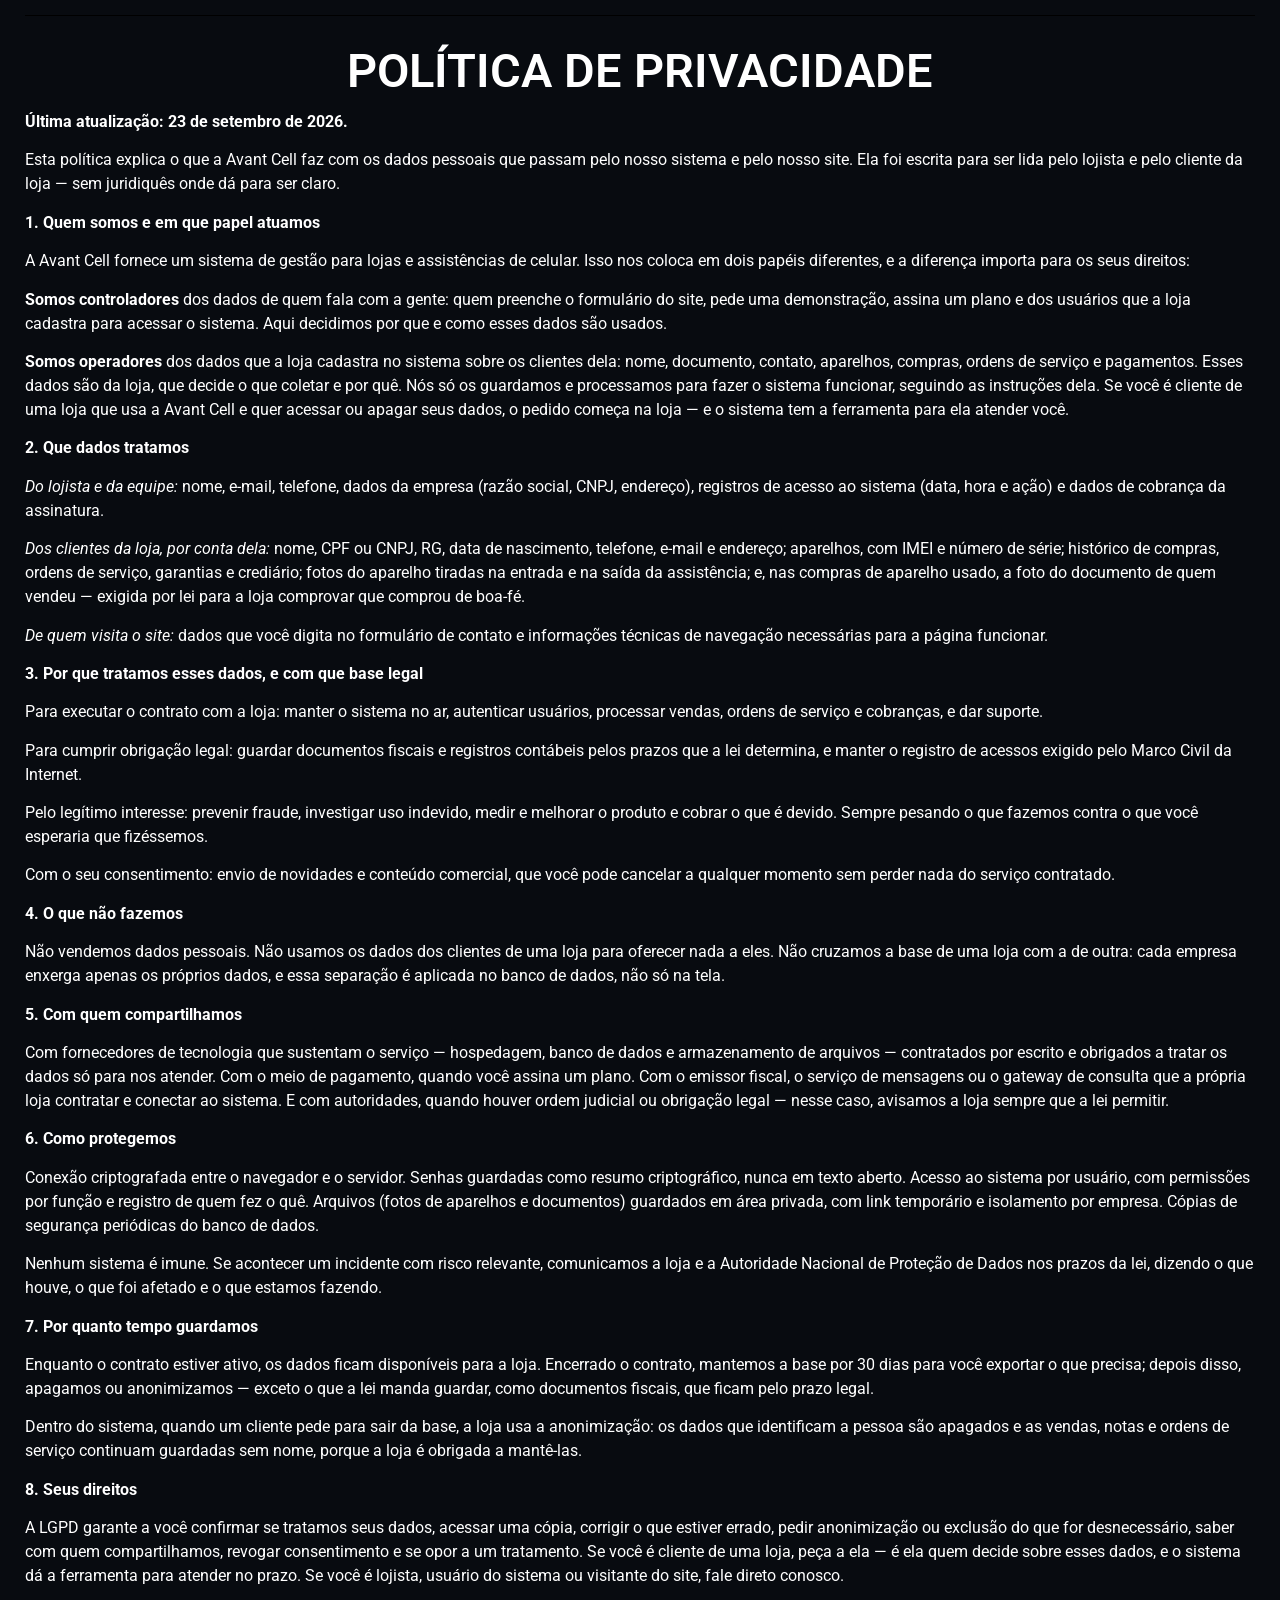
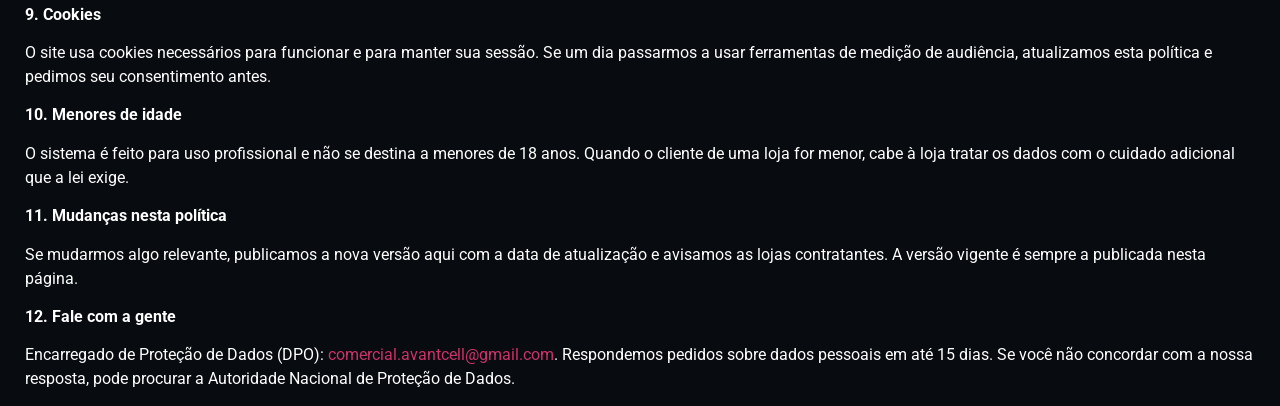
<file: politica-de-privacidade/index.html>
<!DOCTYPE html>
<html lang="pt-BR">
<head>
	<!-- Google Tag Manager -->
	<script>(function(w,d,s,l,i){w[l]=w[l]||[];w[l].push({'gtm.start':
	new Date().getTime(),event:'gtm.js'});var f=d.getElementsByTagName(s)[0],
	j=d.createElement(s),dl=l!='dataLayer'?'&l='+l:'';j.async=true;j.src=
	'https://www.googletagmanager.com/gtm.js?id='+i+dl;f.parentNode.insertBefore(j,f);
	})(window,document,'script','dataLayer','GTM-543H5GN9');</script>
	<!-- End Google Tag Manager -->
	<script src="/avc-medicao.js" defer></script>
	<meta charset="UTF-8">
		<meta name='robots' content='index, follow, max-image-preview:large, max-snippet:-1, max-video-preview:-1' />

	<!-- This site is optimized with the Yoast SEO plugin v28.4 - https://yoast.com/product/yoast-seo-wordpress/ -->
	<title>Política de Privacidade - Avant Cell</title>
	<meta name="description" content="Como a Avant Cell trata os dados do lojista e dos clientes da loja: o que guardamos, por quê, por quanto tempo e como você exerce seus direitos pela LGPD." />
<link rel="canonical" href="https://www.avantcell.com.br/politica-de-privacidade/" />
	<meta property="og:locale" content="pt_BR" />
	<meta property="og:type" content="article" />
	<meta property="og:title" content="Política de Privacidade - Avant Cell" />
	<meta property="og:description" content="Como a Avant Cell trata os dados do lojista e dos clientes da loja: o que guardamos, por quê, por quanto tempo e como você exerce seus direitos pela LGPD." />
	<meta property="og:url" content="https://www.avantcell.com.br/politica-de-privacidade/" />
	<meta property="og:site_name" content="Avant Cell" />
	<meta property="article:modified_time" content="2026-04-28T21:01:07+00:00" />
	<meta property="og:image" content="https://www.avantcell.com.br/wp-content/uploads/2026/09/avant-cell-compartilhamento.png" />
	<meta property="og:image:width" content="1200" />
	<meta property="og:image:height" content="630" />
	<meta property="og:image:type" content="image/png" />
	<meta name="twitter:card" content="summary_large_image" />
	<meta name="twitter:label1" content="Est. tempo de leitura" />
	<meta name="twitter:data1" content="6 minutos" />
	<script type="application/ld+json" class="yoast-schema-graph">{"@context":"https://schema.org","@graph":[{"@type":"WebPage","@id":"https://www.avantcell.com.br/politica-de-privacidade/","url":"https://www.avantcell.com.br/politica-de-privacidade/","name":"Política de Privacidade - Avant Cell","isPartOf":{"@id":"https://www.avantcell.com.br/#website"},"datePublished":"2026-01-12T15:23:07+00:00","dateModified":"2026-04-28T21:01:07+00:00","breadcrumb":{"@id":"https://www.avantcell.com.br/politica-de-privacidade/#breadcrumb"},"inLanguage":"pt-BR","potentialAction":[{"@type":"ReadAction","target":["https://www.avantcell.com.br/politica-de-privacidade/"]}]},{"@type":"BreadcrumbList","@id":"https://www.avantcell.com.br/politica-de-privacidade/#breadcrumb","itemListElement":[{"@type":"ListItem","position":1,"name":"Início","item":"https://www.avantcell.com.br/"},{"@type":"ListItem","position":2,"name":"Política de Privacidade"}]},{"@type":"WebSite","@id":"https://www.avantcell.com.br/#website","url":"https://www.avantcell.com.br/","name":"Avant Cell","description":"Sistema de gestão para lojas e assistências de celular","inLanguage":"pt-BR"}]}</script>
	<!-- / Yoast SEO plugin. -->


<style id="wp-img-auto-sizes-contain-inline-css">
img:is([sizes=auto i],[sizes^="auto," i]){contain-intrinsic-size:3000px 1500px}
/*# sourceURL=wp-img-auto-sizes-contain-inline-css */
</style>
<style id="classic-theme-styles-inline-css">
/*! This file is auto-generated */
.wp-block-button__link{color:#fff;background-color:#32373c;border-radius:9999px;box-shadow:none;text-decoration:none;padding:calc(.667em + 2px) calc(1.333em + 2px);font-size:1.125em}.wp-block-file__button{background:#32373c;color:#fff;text-decoration:none}
/*# sourceURL=/wp-includes/css/classic-themes.min.css */
</style>
<style id="safe-svg-svg-icon-style-inline-css">
.safe-svg-cover{text-align:center}.safe-svg-cover .safe-svg-inside{display:inline-block;max-width:100%}.safe-svg-cover svg{fill:currentColor;height:100%;max-height:100%;max-width:100%;width:100%}

/*# sourceURL=../wp-content/plugins/safe-svg/dist/safe-svg-block-frontend.css */
</style>
<style id="global-styles-inline-css">
:root{--wp--preset--aspect-ratio--square: 1;--wp--preset--aspect-ratio--4-3: 4/3;--wp--preset--aspect-ratio--3-4: 3/4;--wp--preset--aspect-ratio--3-2: 3/2;--wp--preset--aspect-ratio--2-3: 2/3;--wp--preset--aspect-ratio--16-9: 16/9;--wp--preset--aspect-ratio--9-16: 9/16;--wp--preset--color--black: #000000;--wp--preset--color--cyan-bluish-gray: #abb8c3;--wp--preset--color--white: #ffffff;--wp--preset--color--pale-pink: #f78da7;--wp--preset--color--vivid-red: #cf2e2e;--wp--preset--color--luminous-vivid-orange: #ff6900;--wp--preset--color--luminous-vivid-amber: #fcb900;--wp--preset--color--light-green-cyan: #7bdcb5;--wp--preset--color--vivid-green-cyan: #00d084;--wp--preset--color--pale-cyan-blue: #8ed1fc;--wp--preset--color--vivid-cyan-blue: #0693e3;--wp--preset--color--vivid-purple: #9b51e0;--wp--preset--gradient--vivid-cyan-blue-to-vivid-purple: linear-gradient(135deg,rgb(6,147,227) 0%,rgb(155,81,224) 100%);--wp--preset--gradient--light-green-cyan-to-vivid-green-cyan: linear-gradient(135deg,rgb(122,220,180) 0%,rgb(0,208,130) 100%);--wp--preset--gradient--luminous-vivid-amber-to-luminous-vivid-orange: linear-gradient(135deg,rgb(252,185,0) 0%,rgb(255,105,0) 100%);--wp--preset--gradient--luminous-vivid-orange-to-vivid-red: linear-gradient(135deg,rgb(255,105,0) 0%,rgb(207,46,46) 100%);--wp--preset--gradient--very-light-gray-to-cyan-bluish-gray: linear-gradient(135deg,rgb(238,238,238) 0%,rgb(169,184,195) 100%);--wp--preset--gradient--cool-to-warm-spectrum: linear-gradient(135deg,rgb(74,234,220) 0%,rgb(151,120,209) 20%,rgb(207,42,186) 40%,rgb(238,44,130) 60%,rgb(251,105,98) 80%,rgb(254,248,76) 100%);--wp--preset--gradient--blush-light-purple: linear-gradient(135deg,rgb(255,206,236) 0%,rgb(152,150,240) 100%);--wp--preset--gradient--blush-bordeaux: linear-gradient(135deg,rgb(254,205,165) 0%,rgb(254,45,45) 50%,rgb(107,0,62) 100%);--wp--preset--gradient--luminous-dusk: linear-gradient(135deg,rgb(255,203,112) 0%,rgb(199,81,192) 50%,rgb(65,88,208) 100%);--wp--preset--gradient--pale-ocean: linear-gradient(135deg,rgb(255,245,203) 0%,rgb(182,227,212) 50%,rgb(51,167,181) 100%);--wp--preset--gradient--electric-grass: linear-gradient(135deg,rgb(202,248,128) 0%,rgb(113,206,126) 100%);--wp--preset--gradient--midnight: linear-gradient(135deg,rgb(2,3,129) 0%,rgb(40,116,252) 100%);--wp--preset--font-size--small: 13px;--wp--preset--font-size--medium: 20px;--wp--preset--font-size--large: 36px;--wp--preset--font-size--x-large: 42px;--wp--preset--spacing--20: 0.44rem;--wp--preset--spacing--30: 0.67rem;--wp--preset--spacing--40: 1rem;--wp--preset--spacing--50: 1.5rem;--wp--preset--spacing--60: 2.25rem;--wp--preset--spacing--70: 3.38rem;--wp--preset--spacing--80: 5.06rem;--wp--preset--shadow--natural: 6px 6px 9px rgba(0, 0, 0, 0.2);--wp--preset--shadow--deep: 12px 12px 50px rgba(0, 0, 0, 0.4);--wp--preset--shadow--sharp: 6px 6px 0px rgba(0, 0, 0, 0.2);--wp--preset--shadow--outlined: 6px 6px 0px -3px rgb(255, 255, 255), 6px 6px rgb(0, 0, 0);--wp--preset--shadow--crisp: 6px 6px 0px rgb(0, 0, 0);}.wp-block-button{--wp--preset--dimension--25: 25%;--wp--preset--dimension--50: 50%;--wp--preset--dimension--75: 75%;--wp--preset--dimension--100: 100%;}:where(body) { margin: 0; }:where(.is-layout-flex){gap: 0.5em;}:where(.is-layout-grid){gap: 0.5em;}body .is-layout-flex{display: flex;}.is-layout-flex{flex-wrap: wrap;align-items: center;}.is-layout-flex > :is(*, div){margin: 0;}body .is-layout-grid{display: grid;}.is-layout-grid > :is(*, div){margin: 0;}body{padding-top: 0px;padding-right: 0px;padding-bottom: 0px;padding-left: 0px;}:root :where(.wp-element-button, .wp-block-button__link){background-color: #32373c;border-width: 0;color: #fff;font-family: inherit;font-size: inherit;font-style: inherit;font-weight: inherit;letter-spacing: inherit;line-height: inherit;padding-top: calc(0.667em + 2px);padding-right: calc(1.333em + 2px);padding-bottom: calc(0.667em + 2px);padding-left: calc(1.333em + 2px);text-decoration: none;text-transform: inherit;}.has-black-color{color: var(--wp--preset--color--black) !important;}.has-cyan-bluish-gray-color{color: var(--wp--preset--color--cyan-bluish-gray) !important;}.has-white-color{color: var(--wp--preset--color--white) !important;}.has-pale-pink-color{color: var(--wp--preset--color--pale-pink) !important;}.has-vivid-red-color{color: var(--wp--preset--color--vivid-red) !important;}.has-luminous-vivid-orange-color{color: var(--wp--preset--color--luminous-vivid-orange) !important;}.has-luminous-vivid-amber-color{color: var(--wp--preset--color--luminous-vivid-amber) !important;}.has-light-green-cyan-color{color: var(--wp--preset--color--light-green-cyan) !important;}.has-vivid-green-cyan-color{color: var(--wp--preset--color--vivid-green-cyan) !important;}.has-pale-cyan-blue-color{color: var(--wp--preset--color--pale-cyan-blue) !important;}.has-vivid-cyan-blue-color{color: var(--wp--preset--color--vivid-cyan-blue) !important;}.has-vivid-purple-color{color: var(--wp--preset--color--vivid-purple) !important;}.has-black-background-color{background-color: var(--wp--preset--color--black) !important;}.has-cyan-bluish-gray-background-color{background-color: var(--wp--preset--color--cyan-bluish-gray) !important;}.has-white-background-color{background-color: var(--wp--preset--color--white) !important;}.has-pale-pink-background-color{background-color: var(--wp--preset--color--pale-pink) !important;}.has-vivid-red-background-color{background-color: var(--wp--preset--color--vivid-red) !important;}.has-luminous-vivid-orange-background-color{background-color: var(--wp--preset--color--luminous-vivid-orange) !important;}.has-luminous-vivid-amber-background-color{background-color: var(--wp--preset--color--luminous-vivid-amber) !important;}.has-light-green-cyan-background-color{background-color: var(--wp--preset--color--light-green-cyan) !important;}.has-vivid-green-cyan-background-color{background-color: var(--wp--preset--color--vivid-green-cyan) !important;}.has-pale-cyan-blue-background-color{background-color: var(--wp--preset--color--pale-cyan-blue) !important;}.has-vivid-cyan-blue-background-color{background-color: var(--wp--preset--color--vivid-cyan-blue) !important;}.has-vivid-purple-background-color{background-color: var(--wp--preset--color--vivid-purple) !important;}.has-black-border-color{border-color: var(--wp--preset--color--black) !important;}.has-cyan-bluish-gray-border-color{border-color: var(--wp--preset--color--cyan-bluish-gray) !important;}.has-white-border-color{border-color: var(--wp--preset--color--white) !important;}.has-pale-pink-border-color{border-color: var(--wp--preset--color--pale-pink) !important;}.has-vivid-red-border-color{border-color: var(--wp--preset--color--vivid-red) !important;}.has-luminous-vivid-orange-border-color{border-color: var(--wp--preset--color--luminous-vivid-orange) !important;}.has-luminous-vivid-amber-border-color{border-color: var(--wp--preset--color--luminous-vivid-amber) !important;}.has-light-green-cyan-border-color{border-color: var(--wp--preset--color--light-green-cyan) !important;}.has-vivid-green-cyan-border-color{border-color: var(--wp--preset--color--vivid-green-cyan) !important;}.has-pale-cyan-blue-border-color{border-color: var(--wp--preset--color--pale-cyan-blue) !important;}.has-vivid-cyan-blue-border-color{border-color: var(--wp--preset--color--vivid-cyan-blue) !important;}.has-vivid-purple-border-color{border-color: var(--wp--preset--color--vivid-purple) !important;}.has-vivid-cyan-blue-to-vivid-purple-gradient-background{background: var(--wp--preset--gradient--vivid-cyan-blue-to-vivid-purple) !important;}.has-light-green-cyan-to-vivid-green-cyan-gradient-background{background: var(--wp--preset--gradient--light-green-cyan-to-vivid-green-cyan) !important;}.has-luminous-vivid-amber-to-luminous-vivid-orange-gradient-background{background: var(--wp--preset--gradient--luminous-vivid-amber-to-luminous-vivid-orange) !important;}.has-luminous-vivid-orange-to-vivid-red-gradient-background{background: var(--wp--preset--gradient--luminous-vivid-orange-to-vivid-red) !important;}.has-very-light-gray-to-cyan-bluish-gray-gradient-background{background: var(--wp--preset--gradient--very-light-gray-to-cyan-bluish-gray) !important;}.has-cool-to-warm-spectrum-gradient-background{background: var(--wp--preset--gradient--cool-to-warm-spectrum) !important;}.has-blush-light-purple-gradient-background{background: var(--wp--preset--gradient--blush-light-purple) !important;}.has-blush-bordeaux-gradient-background{background: var(--wp--preset--gradient--blush-bordeaux) !important;}.has-luminous-dusk-gradient-background{background: var(--wp--preset--gradient--luminous-dusk) !important;}.has-pale-ocean-gradient-background{background: var(--wp--preset--gradient--pale-ocean) !important;}.has-electric-grass-gradient-background{background: var(--wp--preset--gradient--electric-grass) !important;}.has-midnight-gradient-background{background: var(--wp--preset--gradient--midnight) !important;}.has-small-font-size{font-size: var(--wp--preset--font-size--small) !important;}.has-medium-font-size{font-size: var(--wp--preset--font-size--medium) !important;}.has-large-font-size{font-size: var(--wp--preset--font-size--large) !important;}.has-x-large-font-size{font-size: var(--wp--preset--font-size--x-large) !important;}
:root :where(.wp-block-icon svg){width: 24px;}
:where(.wp-block-gallery.is-layout-flex){gap: var( --wp--style--gallery-gap-default, var( --gallery-block--gutter-size, var( --wp--style--block-gap, 0.5em ) ) );}:where(.wp-block-gallery.is-layout-grid){gap: var( --wp--style--gallery-gap-default, var( --gallery-block--gutter-size, var( --wp--style--block-gap, 0.5em ) ) );}
:where(.wp-block-latest-posts.is-layout-flex){gap: 1.25em;}:where(.wp-block-latest-posts.is-layout-grid){gap: 1.25em;}
:where(.wp-block-post-template.is-layout-flex){gap: 1.25em;}:where(.wp-block-post-template.is-layout-grid){gap: 1.25em;}
:where(.wp-block-term-template.is-layout-flex){gap: 1.25em;}:where(.wp-block-term-template.is-layout-grid){gap: 1.25em;}
:where(.wp-block-columns.is-layout-flex){gap: 2em;}:where(.wp-block-columns.is-layout-grid){gap: 2em;}
:root :where(.wp-block-pullquote){font-size: 1.5em;line-height: 1.6;}
/*# sourceURL=global-styles-inline-css */
</style>
<link rel='stylesheet' id='wpo_min-header-0-css' href='../wp-content/cache/wpo-minify/1787875534/assets/wpo-minify-header-0afb719d.min.css' media='all' />
<script type='text/javascript'>
		var elementskit = {
			resturl: '',
		}

		</script><script id="wpo_min-header-0-js" src="../wp-content/cache/wpo-minify/1787875534/assets/wpo-minify-header-b1f016dd.min.js"></script>
<meta name="generator" content="Elementor 4.2.3; features: e_font_icon_svg, additional_custom_breakpoints; settings: css_print_method-external, google_font-enabled, font_display-swap">
			<style>
				.e-con.e-parent:nth-of-type(n+4):not(.e-lazyloaded):not(.e-no-lazyload),
				.e-con.e-parent:nth-of-type(n+4):not(.e-lazyloaded):not(.e-no-lazyload) * {
					background-image: none !important;
				}
				@media screen and (max-height: 1024px) {
					.e-con.e-parent:nth-of-type(n+3):not(.e-lazyloaded):not(.e-no-lazyload),
					.e-con.e-parent:nth-of-type(n+3):not(.e-lazyloaded):not(.e-no-lazyload) * {
						background-image: none !important;
					}
				}
				@media screen and (max-height: 640px) {
					.e-con.e-parent:nth-of-type(n+2):not(.e-lazyloaded):not(.e-no-lazyload),
					.e-con.e-parent:nth-of-type(n+2):not(.e-lazyloaded):not(.e-no-lazyload) * {
						background-image: none !important;
					}
				}
			</style>
			<link rel="icon" href="../wp-content/uploads/2026/05/cropped-FAVICON-AVANT-CELL-32x32.webp" sizes="32x32" />
<link rel="icon" href="../wp-content/uploads/2026/05/cropped-FAVICON-AVANT-CELL-192x192.webp" sizes="192x192" />
<link rel="apple-touch-icon" href="../wp-content/uploads/2026/05/cropped-FAVICON-AVANT-CELL-180x180.webp" />
<meta name="msapplication-TileImage" content="../wp-content/uploads/2026/05/cropped-FAVICON-AVANT-CELL-270x270.webp" />
	<meta name="viewport" content="width=device-width, initial-scale=1.0, viewport-fit=cover" /></head>
<body data-rsssl=1 class="wp-singular page-template page-template-elementor_canvas page page-id-5071 wp-theme-hello-elementor elementor-default elementor-template-canvas elementor-kit-7 elementor-page elementor-page-5071">
<!-- Google Tag Manager (noscript) -->
<noscript><iframe src="https://www.googletagmanager.com/ns.html?id=GTM-543H5GN9"
height="0" width="0" style="display:none;visibility:hidden"></iframe></noscript>
<!-- End Google Tag Manager (noscript) -->
			<e-page-transition preloader-type="image" preloader-image-url="../wp-content/uploads/2026/05/LOGO.svg" class="e-page-transition--entering" >
					</e-page-transition>
		<div data-elementor-type="wp-page" data-elementor-id="5071" class="elementor elementor-5071" data-elementor-post-type="page">
				<div class="elementor-element elementor-element-f955b16 e-flex e-con-boxed e-con e-parent" data-id="f955b16" data-element_type="container" data-e-type="container">
					<div class="e-con-inner">
				<div class="elementor-element elementor-element-7eec2f9 elementor-widget__width-inherit elementor-widget-divider--view-line elementor-widget elementor-widget-divider" data-id="7eec2f9" data-element_type="widget" data-e-type="widget" data-widget_type="divider.default">
							<div class="elementor-divider">
			<span class="elementor-divider-separator">
						</span>
		</div>
						</div>
				<div class="elementor-element elementor-element-bdd66be elementor-widget__width-initial elementor-widget elementor-widget-heading" data-id="bdd66be" data-element_type="widget" data-e-type="widget" data-widget_type="heading.default">
					<h1 class="elementor-heading-title elementor-size-default">POLÍTICA DE PRIVACIDADE</h1>				</div>
				<div class="elementor-element elementor-element-2528828 elementor-widget elementor-widget-text-editor" data-id="2528828" data-element_type="widget" data-e-type="widget" data-widget_type="text-editor.avc">
<p><strong>Última atualização: 23 de setembro de 2026.</strong></p>

<p>Esta política explica o que a Avant Cell faz com os dados pessoais que passam pelo nosso sistema e pelo nosso site. Ela foi escrita para ser lida pelo lojista e pelo cliente da loja — sem juridiquês onde dá para ser claro.</p>

<p><strong>1. Quem somos e em que papel atuamos</strong></p>

<p>A Avant Cell fornece um sistema de gestão para lojas e assistências de celular. Isso nos coloca em dois papéis diferentes, e a diferença importa para os seus direitos:</p>

<p><strong>Somos controladores</strong> dos dados de quem fala com a gente: quem preenche o formulário do site, pede uma demonstração, assina um plano e dos usuários que a loja cadastra para acessar o sistema. Aqui decidimos por que e como esses dados são usados.</p>

<p><strong>Somos operadores</strong> dos dados que a loja cadastra no sistema sobre os clientes dela: nome, documento, contato, aparelhos, compras, ordens de serviço e pagamentos. Esses dados são da loja, que decide o que coletar e por quê. Nós só os guardamos e processamos para fazer o sistema funcionar, seguindo as instruções dela. Se você é cliente de uma loja que usa a Avant Cell e quer acessar ou apagar seus dados, o pedido começa na loja — e o sistema tem a ferramenta para ela atender você.</p>

<p><strong>2. Que dados tratamos</strong></p>

<p><em>Do lojista e da equipe:</em> nome, e-mail, telefone, dados da empresa (razão social, CNPJ, endereço), registros de acesso ao sistema (data, hora e ação) e dados de cobrança da assinatura.</p>

<p><em>Dos clientes da loja, por conta dela:</em> nome, CPF ou CNPJ, RG, data de nascimento, telefone, e-mail e endereço; aparelhos, com IMEI e número de série; histórico de compras, ordens de serviço, garantias e crediário; fotos do aparelho tiradas na entrada e na saída da assistência; e, nas compras de aparelho usado, a foto do documento de quem vendeu — exigida por lei para a loja comprovar que comprou de boa-fé.</p>

<p><em>De quem visita o site:</em> dados que você digita no formulário de contato e informações técnicas de navegação necessárias para a página funcionar.</p>

<p><strong>3. Por que tratamos esses dados, e com que base legal</strong></p>

<p>Para executar o contrato com a loja: manter o sistema no ar, autenticar usuários, processar vendas, ordens de serviço e cobranças, e dar suporte.</p>

<p>Para cumprir obrigação legal: guardar documentos fiscais e registros contábeis pelos prazos que a lei determina, e manter o registro de acessos exigido pelo Marco Civil da Internet.</p>

<p>Pelo legítimo interesse: prevenir fraude, investigar uso indevido, medir e melhorar o produto e cobrar o que é devido. Sempre pesando o que fazemos contra o que você esperaria que fizéssemos.</p>

<p>Com o seu consentimento: envio de novidades e conteúdo comercial, que você pode cancelar a qualquer momento sem perder nada do serviço contratado.</p>

<p><strong>4. O que não fazemos</strong></p>

<p>Não vendemos dados pessoais. Não usamos os dados dos clientes de uma loja para oferecer nada a eles. Não cruzamos a base de uma loja com a de outra: cada empresa enxerga apenas os próprios dados, e essa separação é aplicada no banco de dados, não só na tela.</p>

<p><strong>5. Com quem compartilhamos</strong></p>

<p>Com fornecedores de tecnologia que sustentam o serviço — hospedagem, banco de dados e armazenamento de arquivos — contratados por escrito e obrigados a tratar os dados só para nos atender. Com o meio de pagamento, quando você assina um plano. Com o emissor fiscal, o serviço de mensagens ou o gateway de consulta que a própria loja contratar e conectar ao sistema. E com autoridades, quando houver ordem judicial ou obrigação legal — nesse caso, avisamos a loja sempre que a lei permitir.</p>

<p><strong>6. Como protegemos</strong></p>

<p>Conexão criptografada entre o navegador e o servidor. Senhas guardadas como resumo criptográfico, nunca em texto aberto. Acesso ao sistema por usuário, com permissões por função e registro de quem fez o quê. Arquivos (fotos de aparelhos e documentos) guardados em área privada, com link temporário e isolamento por empresa. Cópias de segurança periódicas do banco de dados.</p>

<p>Nenhum sistema é imune. Se acontecer um incidente com risco relevante, comunicamos a loja e a Autoridade Nacional de Proteção de Dados nos prazos da lei, dizendo o que houve, o que foi afetado e o que estamos fazendo.</p>

<p><strong>7. Por quanto tempo guardamos</strong></p>

<p>Enquanto o contrato estiver ativo, os dados ficam disponíveis para a loja. Encerrado o contrato, mantemos a base por 30 dias para você exportar o que precisa; depois disso, apagamos ou anonimizamos — exceto o que a lei manda guardar, como documentos fiscais, que ficam pelo prazo legal.</p>

<p>Dentro do sistema, quando um cliente pede para sair da base, a loja usa a anonimização: os dados que identificam a pessoa são apagados e as vendas, notas e ordens de serviço continuam guardadas sem nome, porque a loja é obrigada a mantê-las.</p>

<p><strong>8. Seus direitos</strong></p>

<p>A LGPD garante a você confirmar se tratamos seus dados, acessar uma cópia, corrigir o que estiver errado, pedir anonimização ou exclusão do que for desnecessário, saber com quem compartilhamos, revogar consentimento e se opor a um tratamento. Se você é cliente de uma loja, peça a ela — é ela quem decide sobre esses dados, e o sistema dá a ferramenta para atender no prazo. Se você é lojista, usuário do sistema ou visitante do site, fale direto conosco.</p>

<p><strong>9. Cookies</strong></p>

<p>O site usa cookies necessários para funcionar e para manter sua sessão. Se um dia passarmos a usar ferramentas de medição de audiência, atualizamos esta política e pedimos seu consentimento antes.</p>

<p><strong>10. Menores de idade</strong></p>

<p>O sistema é feito para uso profissional e não se destina a menores de 18 anos. Quando o cliente de uma loja for menor, cabe à loja tratar os dados com o cuidado adicional que a lei exige.</p>

<p><strong>11. Mudanças nesta política</strong></p>

<p>Se mudarmos algo relevante, publicamos a nova versão aqui com a data de atualização e avisamos as lojas contratantes. A versão vigente é sempre a publicada nesta página.</p>

<p><strong>12. Fale com a gente</strong></p>

<p>Encarregado de Proteção de Dados (DPO): <a href="mailto:comercial.avantcell@gmail.com">comercial.avantcell@gmail.com</a>. Respondemos pedidos sobre dados pessoais em até 15 dias. Se você não concordar com a nossa resposta, pode procurar a Autoridade Nacional de Proteção de Dados.</p>
				</div>
					</div>
				</div>
				</div>
		<script type="speculationrules">
{"prefetch":[{"source":"document","where":{"and":[{"href_matches":"/*"},{"not":{"href_matches":["/wp-*.php","/wp-admin/*","/wp-content/uploads/*","/wp-content/*","/wp-content/plugins/*","/wp-content/themes/hello-elementor/*","/*\\?(.+)"]}},{"not":{"selector_matches":"a[rel~=\"nofollow\"]"}},{"not":{"selector_matches":".no-prefetch, .no-prefetch a"}}]},"eagerness":"conservative"}]}
</script>

			<script>
				( () => {
					const lazyloadRunObserver = () => {
						const lazyloadBackgrounds = document.querySelectorAll( `.e-con.e-parent:not(.e-lazyloaded)` );
						const lazyloadBackgroundObserver = new IntersectionObserver( ( entries ) => {
							entries.forEach( ( entry ) => {
								if ( entry.isIntersecting ) {
									let lazyloadBackground = entry.target;
									if( lazyloadBackground ) {
										lazyloadBackground.classList.add( 'e-lazyloaded' );
									}
									lazyloadBackgroundObserver.unobserve( entry.target );
								}
							});
						}, { rootMargin: '200px 0px 200px 0px' } );
						lazyloadBackgrounds.forEach( ( lazyloadBackground ) => {
							lazyloadBackgroundObserver.observe( lazyloadBackground );
						} );
					};
					const events = [
						'DOMContentLoaded',
						'elementor/lazyload/observe',
					];
					events.forEach( ( event ) => {
						document.addEventListener( event, lazyloadRunObserver );
					} );
				} )();
			</script>
			<script id="wpo_min-footer-0-js" src="../wp-content/cache/wpo-minify/1787875534/assets/wpo-minify-footer-25fb3306.min.js"></script>
<script id="wpo_min-footer-1-js" src="../wp-content/cache/wpo-minify/1787875534/assets/wpo-minify-footer-6c980793.min.js"></script>
<script id="wpo_min-footer-2-js" src="../wp-content/cache/wpo-minify/1787875534/assets/wpo-minify-footer-5d132ae6.min.js"></script>
<script id="wpo_min-footer-3-js" src="../wp-content/cache/wpo-minify/1787875534/assets/wpo-minify-footer-fdc01558.min.js"></script>
	<script src="../logo-adaptativa.js" defer></script>
</body>
</html>

<!-- Cached by WP-Optimize (gzip) - https://teamupdraft.com/wp-optimize/ - Last modified: September 4, 2026 11:08 am (UTC:0) -->
</file>
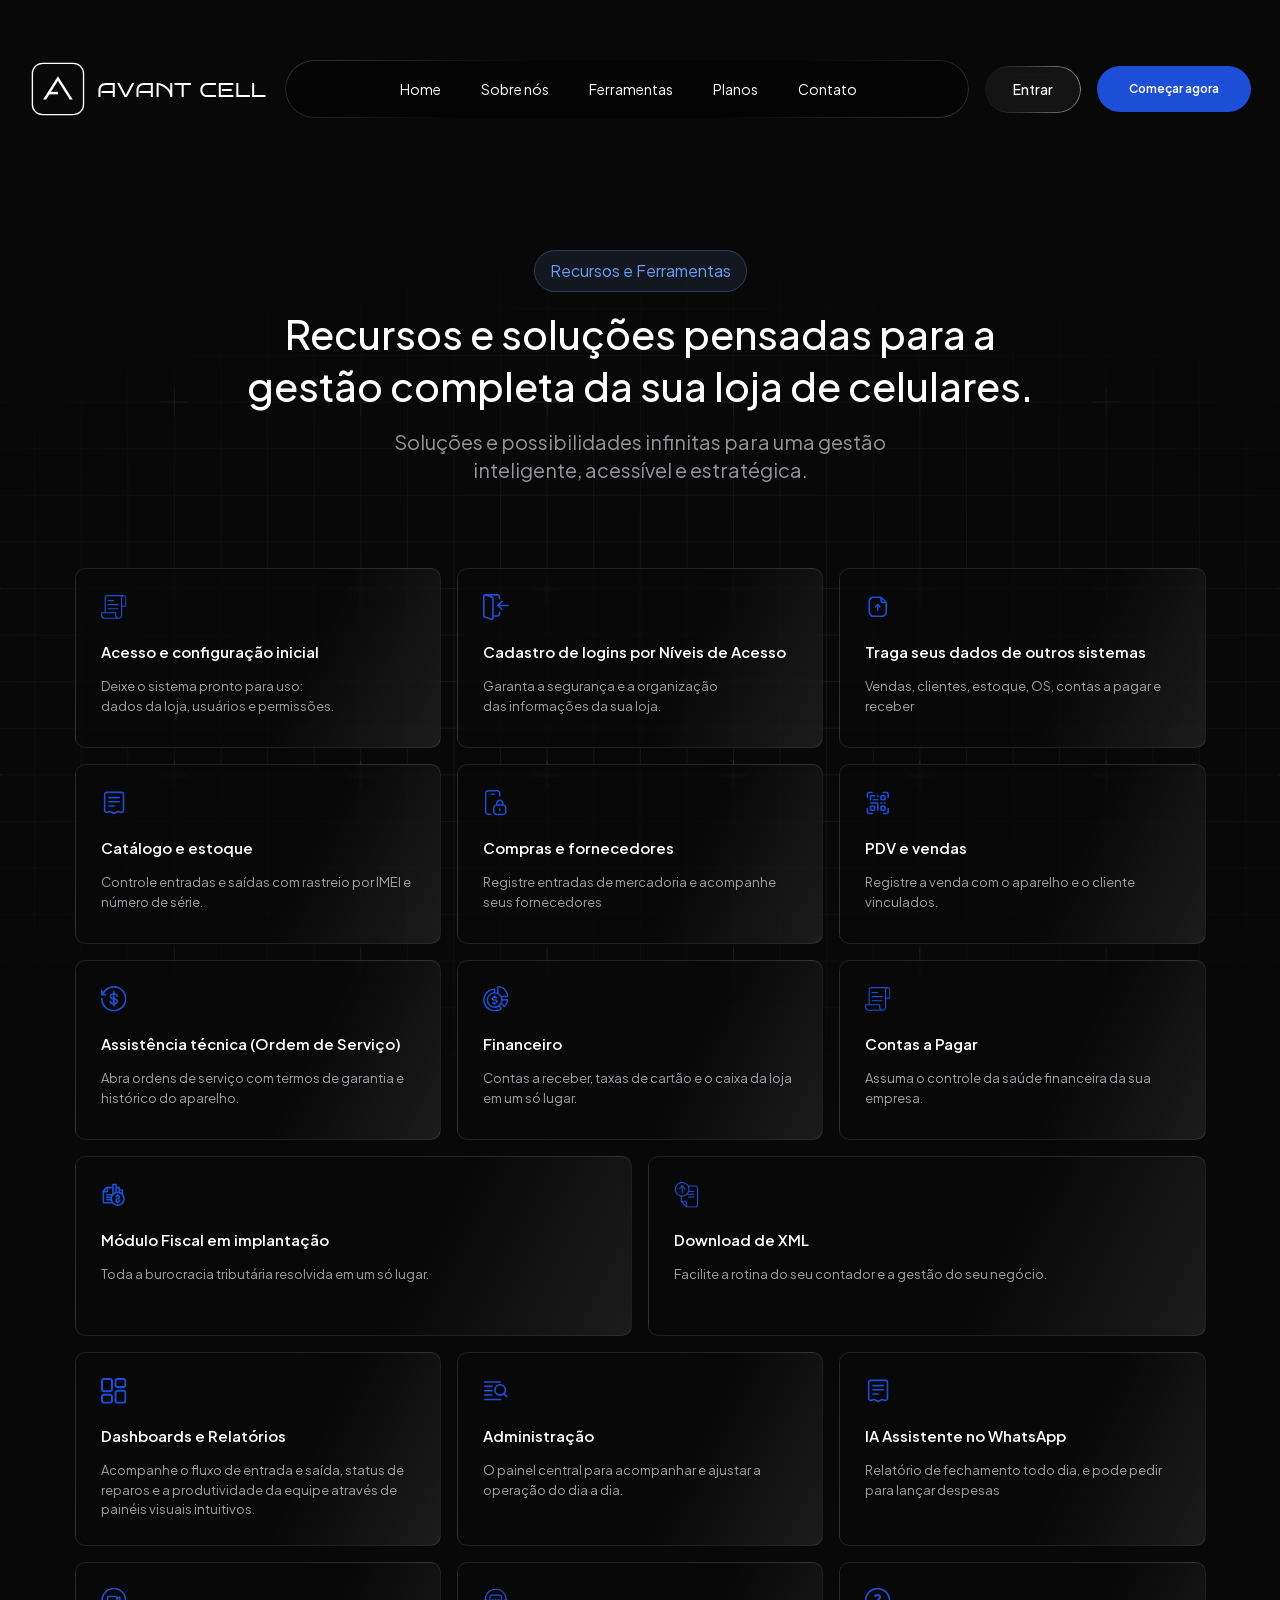
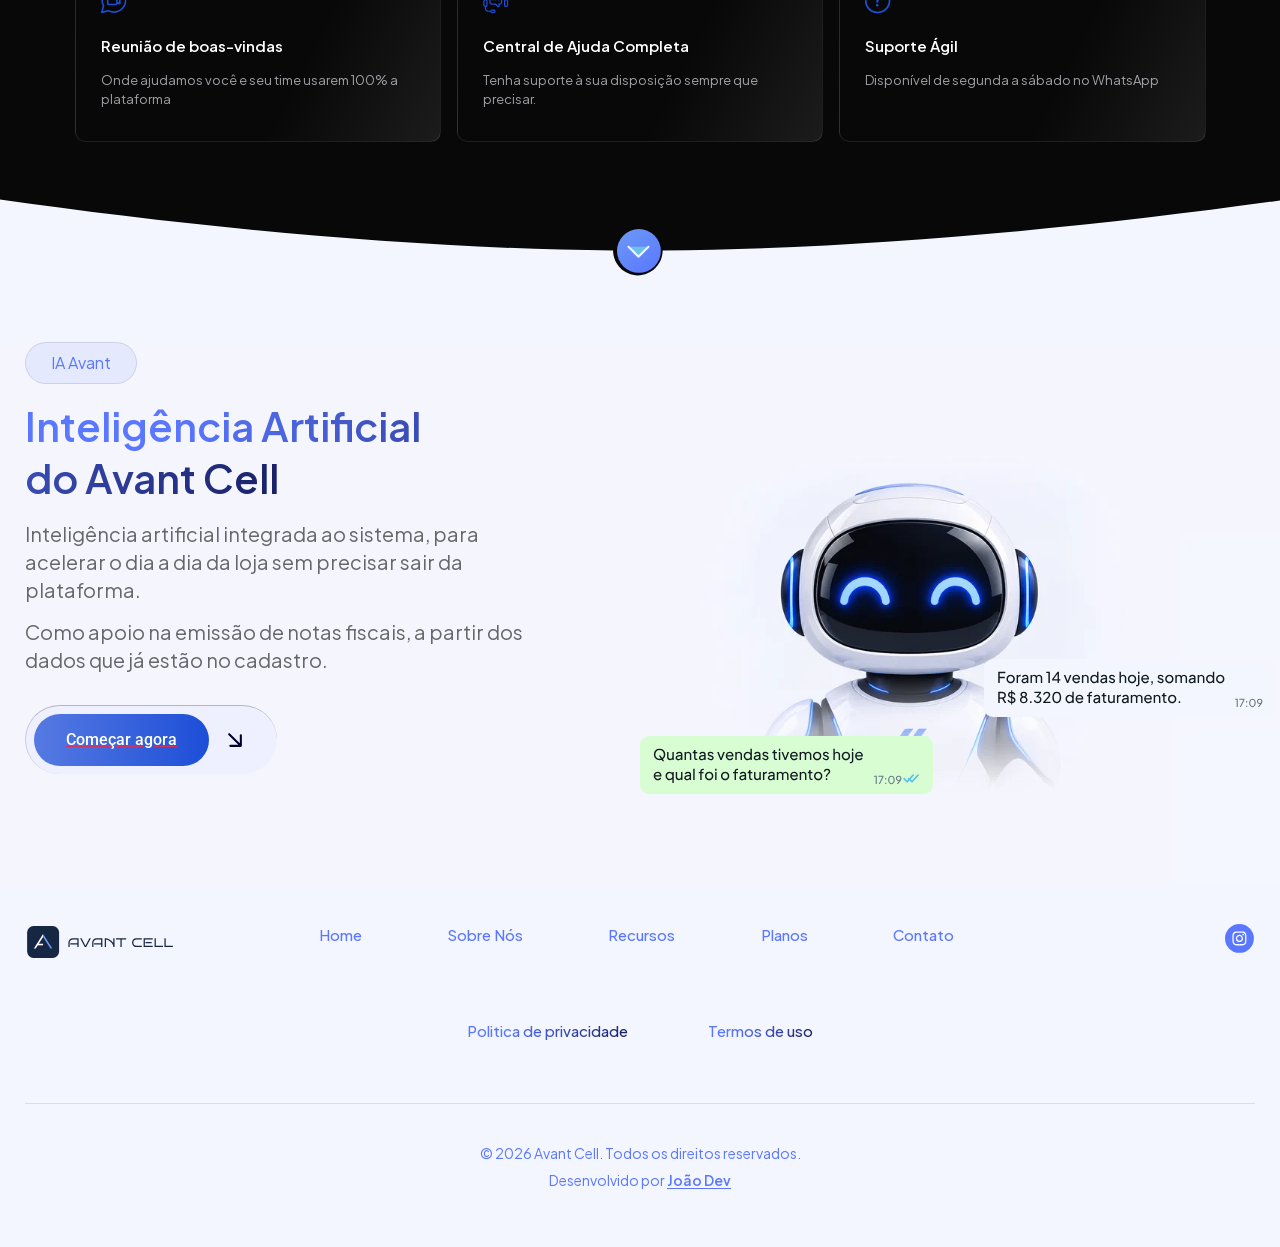
<file: recursos/index.html>
<!DOCTYPE html>
<html lang="pt-BR">

<head>
	<!-- Google Tag Manager -->
	<script>(function(w,d,s,l,i){w[l]=w[l]||[];w[l].push({'gtm.start':
	new Date().getTime(),event:'gtm.js'});var f=d.getElementsByTagName(s)[0],
	j=d.createElement(s),dl=l!='dataLayer'?'&l='+l:'';j.async=true;j.src=
	'https://www.googletagmanager.com/gtm.js?id='+i+dl;f.parentNode.insertBefore(j,f);
	})(window,document,'script','dataLayer','GTM-543H5GN9');</script>
	<!-- End Google Tag Manager -->
	<script src="/avc-medicao.js" defer></script>
	<meta charset="UTF-8">
	<meta name="viewport" content="width=device-width, initial-scale=1.0" />
		<meta name='robots' content='index, follow, max-image-preview:large, max-snippet:-1, max-video-preview:-1' />

	<!-- This site is optimized with the Yoast SEO plugin v28.4 - https://yoast.com/product/yoast-seo-wordpress/ -->
	<title>Conheça nossos Recursos | Avant Cell</title>
	<meta name="description" content="Dashboards, NF-e, IA de pós-venda, integração bancária e mais. Conheça todos os recursos do Avant Cell para gerir sua loja de celulares!" />
	<link rel="canonical" href="https://www.avantcell.com.br/recursos/" />
	<meta property="og:locale" content="pt_BR" />
	<meta property="og:type" content="article" />
	<meta property="og:title" content="Conheça nossos Recursos | Avant Cell" />
	<meta property="og:description" content="Dashboards, NF-e, IA de pós-venda, integração bancária e mais. Conheça todos os recursos do Avant Cell para gerir sua loja de celulares!" />
	<meta property="og:url" content="https://www.avantcell.com.br/recursos/" />
	<meta property="og:site_name" content="Avant Cell" />
	<meta property="article:modified_time" content="2026-07-14T18:50:22+00:00" />
	<meta property="og:image" content="https://www.avantcell.com.br/wp-content/uploads/2026/09/avant-cell-compartilhamento.png" />
	<meta property="og:image:width" content="1200" />
	<meta property="og:image:height" content="630" />
	<meta property="og:image:type" content="image/png" />
	<meta name="twitter:card" content="summary_large_image" />
	<meta name="twitter:label1" content="Est. tempo de leitura" />
	<meta name="twitter:data1" content="4 minutos" />
	<script type="application/ld+json" class="yoast-schema-graph">{"@context":"https://schema.org","@graph":[{"@type":"WebPage","@id":"https://www.avantcell.com.br/recursos/","url":"https://www.avantcell.com.br/recursos/","name":"Conheça nossos Recursos | Avant Cell","isPartOf":{"@id":"https://www.avantcell.com.br/#website"},"primaryImageOfPage":{"@id":"https://www.avantcell.com.br/recursos/#primaryimage"},"image":{"@id":"https://www.avantcell.com.br/recursos/#primaryimage"},"thumbnailUrl":"https://www.avantcell.com.br/wp-content/uploads/2026/09/avant-cell-compartilhamento.png","datePublished":"2026-05-09T20:54:52+00:00","dateModified":"2026-07-14T18:50:22+00:00","description":"Dashboards, NF-e, IA de pós-venda, integração bancária e mais. Conheça todos os recursos do Avant Cell para gerir sua loja de celulares!","breadcrumb":{"@id":"https://www.avantcell.com.br/recursos/#breadcrumb"},"inLanguage":"pt-BR","potentialAction":[{"@type":"ReadAction","target":["https://www.avantcell.com.br/recursos/"]}]},{"@type":"ImageObject","inLanguage":"pt-BR","@id":"https://www.avantcell.com.br/recursos/#primaryimage","url":"https://www.avantcell.com.br/wp-content/uploads/2026/09/avant-cell-compartilhamento.png","contentUrl":"https://www.avantcell.com.br/wp-content/uploads/2026/09/avant-cell-compartilhamento.png","width":1200,"height":630},{"@type":"BreadcrumbList","@id":"https://www.avantcell.com.br/recursos/#breadcrumb","itemListElement":[{"@type":"ListItem","position":1,"name":"Início","item":"https://www.avantcell.com.br/"},{"@type":"ListItem","position":2,"name":"Recursos"}]},{"@type":"WebSite","@id":"https://www.avantcell.com.br/#website","url":"https://www.avantcell.com.br/","name":"Avant Cell","description":"Sistema de gestão para lojas e assistências de celular","inLanguage":"pt-BR"}]}</script>
	<!-- / Yoast SEO plugin. -->


<script>
var wpo_server_info_css = {"user_agent":"LohiSoftBot\/1.0 (+https:\/\/lohisoft.com\/bot)"}
    var wpo_min307033b4=document.createElement("link");wpo_min307033b4.rel="stylesheet",wpo_min307033b4.type="text/css",wpo_min307033b4.media="async",wpo_min307033b4.href="../_ext/fonts.googleapis.com/css2__family_Plus_Jakarta_Sans_ital_wght_0_100_0_200_0_300_0_400_0.css",wpo_min307033b4.onload=function() {wpo_min307033b4.media="all"},document.getElementsByTagName("head")[0].appendChild(wpo_min307033b4);
</script>
<style id="wp-img-auto-sizes-contain-inline-css">
img:is([sizes=auto i],[sizes^="auto," i]){contain-intrinsic-size:3000px 1500px}
/*# sourceURL=wp-img-auto-sizes-contain-inline-css */
</style>
<style id="classic-theme-styles-inline-css">
/*! This file is auto-generated */
.wp-block-button__link{color:#fff;background-color:#32373c;border-radius:9999px;box-shadow:none;text-decoration:none;padding:calc(.667em + 2px) calc(1.333em + 2px);font-size:1.125em}.wp-block-file__button{background:#32373c;color:#fff;text-decoration:none}
/*# sourceURL=/wp-includes/css/classic-themes.min.css */
</style>
<style id="safe-svg-svg-icon-style-inline-css">
.safe-svg-cover{text-align:center}.safe-svg-cover .safe-svg-inside{display:inline-block;max-width:100%}.safe-svg-cover svg{fill:currentColor;height:100%;max-height:100%;max-width:100%;width:100%}

/*# sourceURL=../wp-content/plugins/safe-svg/dist/safe-svg-block-frontend.css */
</style>
<style id="global-styles-inline-css">
:root{--wp--preset--aspect-ratio--square: 1;--wp--preset--aspect-ratio--4-3: 4/3;--wp--preset--aspect-ratio--3-4: 3/4;--wp--preset--aspect-ratio--3-2: 3/2;--wp--preset--aspect-ratio--2-3: 2/3;--wp--preset--aspect-ratio--16-9: 16/9;--wp--preset--aspect-ratio--9-16: 9/16;--wp--preset--color--black: #000000;--wp--preset--color--cyan-bluish-gray: #abb8c3;--wp--preset--color--white: #ffffff;--wp--preset--color--pale-pink: #f78da7;--wp--preset--color--vivid-red: #cf2e2e;--wp--preset--color--luminous-vivid-orange: #ff6900;--wp--preset--color--luminous-vivid-amber: #fcb900;--wp--preset--color--light-green-cyan: #7bdcb5;--wp--preset--color--vivid-green-cyan: #00d084;--wp--preset--color--pale-cyan-blue: #8ed1fc;--wp--preset--color--vivid-cyan-blue: #0693e3;--wp--preset--color--vivid-purple: #9b51e0;--wp--preset--gradient--vivid-cyan-blue-to-vivid-purple: linear-gradient(135deg,rgb(6,147,227) 0%,rgb(155,81,224) 100%);--wp--preset--gradient--light-green-cyan-to-vivid-green-cyan: linear-gradient(135deg,rgb(122,220,180) 0%,rgb(0,208,130) 100%);--wp--preset--gradient--luminous-vivid-amber-to-luminous-vivid-orange: linear-gradient(135deg,rgb(252,185,0) 0%,rgb(255,105,0) 100%);--wp--preset--gradient--luminous-vivid-orange-to-vivid-red: linear-gradient(135deg,rgb(255,105,0) 0%,rgb(207,46,46) 100%);--wp--preset--gradient--very-light-gray-to-cyan-bluish-gray: linear-gradient(135deg,rgb(238,238,238) 0%,rgb(169,184,195) 100%);--wp--preset--gradient--cool-to-warm-spectrum: linear-gradient(135deg,rgb(74,234,220) 0%,rgb(151,120,209) 20%,rgb(207,42,186) 40%,rgb(238,44,130) 60%,rgb(251,105,98) 80%,rgb(254,248,76) 100%);--wp--preset--gradient--blush-light-purple: linear-gradient(135deg,rgb(255,206,236) 0%,rgb(152,150,240) 100%);--wp--preset--gradient--blush-bordeaux: linear-gradient(135deg,rgb(254,205,165) 0%,rgb(254,45,45) 50%,rgb(107,0,62) 100%);--wp--preset--gradient--luminous-dusk: linear-gradient(135deg,rgb(255,203,112) 0%,rgb(199,81,192) 50%,rgb(65,88,208) 100%);--wp--preset--gradient--pale-ocean: linear-gradient(135deg,rgb(255,245,203) 0%,rgb(182,227,212) 50%,rgb(51,167,181) 100%);--wp--preset--gradient--electric-grass: linear-gradient(135deg,rgb(202,248,128) 0%,rgb(113,206,126) 100%);--wp--preset--gradient--midnight: linear-gradient(135deg,rgb(2,3,129) 0%,rgb(40,116,252) 100%);--wp--preset--font-size--small: 13px;--wp--preset--font-size--medium: 20px;--wp--preset--font-size--large: 36px;--wp--preset--font-size--x-large: 42px;--wp--preset--spacing--20: 0.44rem;--wp--preset--spacing--30: 0.67rem;--wp--preset--spacing--40: 1rem;--wp--preset--spacing--50: 1.5rem;--wp--preset--spacing--60: 2.25rem;--wp--preset--spacing--70: 3.38rem;--wp--preset--spacing--80: 5.06rem;--wp--preset--shadow--natural: 6px 6px 9px rgba(0, 0, 0, 0.2);--wp--preset--shadow--deep: 12px 12px 50px rgba(0, 0, 0, 0.4);--wp--preset--shadow--sharp: 6px 6px 0px rgba(0, 0, 0, 0.2);--wp--preset--shadow--outlined: 6px 6px 0px -3px rgb(255, 255, 255), 6px 6px rgb(0, 0, 0);--wp--preset--shadow--crisp: 6px 6px 0px rgb(0, 0, 0);}.wp-block-button{--wp--preset--dimension--25: 25%;--wp--preset--dimension--50: 50%;--wp--preset--dimension--75: 75%;--wp--preset--dimension--100: 100%;}:where(body) { margin: 0; }:where(.is-layout-flex){gap: 0.5em;}:where(.is-layout-grid){gap: 0.5em;}body .is-layout-flex{display: flex;}.is-layout-flex{flex-wrap: wrap;align-items: center;}.is-layout-flex > :is(*, div){margin: 0;}body .is-layout-grid{display: grid;}.is-layout-grid > :is(*, div){margin: 0;}body{padding-top: 0px;padding-right: 0px;padding-bottom: 0px;padding-left: 0px;}:root :where(.wp-element-button, .wp-block-button__link){background-color: #32373c;border-width: 0;color: #fff;font-family: inherit;font-size: inherit;font-style: inherit;font-weight: inherit;letter-spacing: inherit;line-height: inherit;padding-top: calc(0.667em + 2px);padding-right: calc(1.333em + 2px);padding-bottom: calc(0.667em + 2px);padding-left: calc(1.333em + 2px);text-decoration: none;text-transform: inherit;}.has-black-color{color: var(--wp--preset--color--black) !important;}.has-cyan-bluish-gray-color{color: var(--wp--preset--color--cyan-bluish-gray) !important;}.has-white-color{color: var(--wp--preset--color--white) !important;}.has-pale-pink-color{color: var(--wp--preset--color--pale-pink) !important;}.has-vivid-red-color{color: var(--wp--preset--color--vivid-red) !important;}.has-luminous-vivid-orange-color{color: var(--wp--preset--color--luminous-vivid-orange) !important;}.has-luminous-vivid-amber-color{color: var(--wp--preset--color--luminous-vivid-amber) !important;}.has-light-green-cyan-color{color: var(--wp--preset--color--light-green-cyan) !important;}.has-vivid-green-cyan-color{color: var(--wp--preset--color--vivid-green-cyan) !important;}.has-pale-cyan-blue-color{color: var(--wp--preset--color--pale-cyan-blue) !important;}.has-vivid-cyan-blue-color{color: var(--wp--preset--color--vivid-cyan-blue) !important;}.has-vivid-purple-color{color: var(--wp--preset--color--vivid-purple) !important;}.has-black-background-color{background-color: var(--wp--preset--color--black) !important;}.has-cyan-bluish-gray-background-color{background-color: var(--wp--preset--color--cyan-bluish-gray) !important;}.has-white-background-color{background-color: var(--wp--preset--color--white) !important;}.has-pale-pink-background-color{background-color: var(--wp--preset--color--pale-pink) !important;}.has-vivid-red-background-color{background-color: var(--wp--preset--color--vivid-red) !important;}.has-luminous-vivid-orange-background-color{background-color: var(--wp--preset--color--luminous-vivid-orange) !important;}.has-luminous-vivid-amber-background-color{background-color: var(--wp--preset--color--luminous-vivid-amber) !important;}.has-light-green-cyan-background-color{background-color: var(--wp--preset--color--light-green-cyan) !important;}.has-vivid-green-cyan-background-color{background-color: var(--wp--preset--color--vivid-green-cyan) !important;}.has-pale-cyan-blue-background-color{background-color: var(--wp--preset--color--pale-cyan-blue) !important;}.has-vivid-cyan-blue-background-color{background-color: var(--wp--preset--color--vivid-cyan-blue) !important;}.has-vivid-purple-background-color{background-color: var(--wp--preset--color--vivid-purple) !important;}.has-black-border-color{border-color: var(--wp--preset--color--black) !important;}.has-cyan-bluish-gray-border-color{border-color: var(--wp--preset--color--cyan-bluish-gray) !important;}.has-white-border-color{border-color: var(--wp--preset--color--white) !important;}.has-pale-pink-border-color{border-color: var(--wp--preset--color--pale-pink) !important;}.has-vivid-red-border-color{border-color: var(--wp--preset--color--vivid-red) !important;}.has-luminous-vivid-orange-border-color{border-color: var(--wp--preset--color--luminous-vivid-orange) !important;}.has-luminous-vivid-amber-border-color{border-color: var(--wp--preset--color--luminous-vivid-amber) !important;}.has-light-green-cyan-border-color{border-color: var(--wp--preset--color--light-green-cyan) !important;}.has-vivid-green-cyan-border-color{border-color: var(--wp--preset--color--vivid-green-cyan) !important;}.has-pale-cyan-blue-border-color{border-color: var(--wp--preset--color--pale-cyan-blue) !important;}.has-vivid-cyan-blue-border-color{border-color: var(--wp--preset--color--vivid-cyan-blue) !important;}.has-vivid-purple-border-color{border-color: var(--wp--preset--color--vivid-purple) !important;}.has-vivid-cyan-blue-to-vivid-purple-gradient-background{background: var(--wp--preset--gradient--vivid-cyan-blue-to-vivid-purple) !important;}.has-light-green-cyan-to-vivid-green-cyan-gradient-background{background: var(--wp--preset--gradient--light-green-cyan-to-vivid-green-cyan) !important;}.has-luminous-vivid-amber-to-luminous-vivid-orange-gradient-background{background: var(--wp--preset--gradient--luminous-vivid-amber-to-luminous-vivid-orange) !important;}.has-luminous-vivid-orange-to-vivid-red-gradient-background{background: var(--wp--preset--gradient--luminous-vivid-orange-to-vivid-red) !important;}.has-very-light-gray-to-cyan-bluish-gray-gradient-background{background: var(--wp--preset--gradient--very-light-gray-to-cyan-bluish-gray) !important;}.has-cool-to-warm-spectrum-gradient-background{background: var(--wp--preset--gradient--cool-to-warm-spectrum) !important;}.has-blush-light-purple-gradient-background{background: var(--wp--preset--gradient--blush-light-purple) !important;}.has-blush-bordeaux-gradient-background{background: var(--wp--preset--gradient--blush-bordeaux) !important;}.has-luminous-dusk-gradient-background{background: var(--wp--preset--gradient--luminous-dusk) !important;}.has-pale-ocean-gradient-background{background: var(--wp--preset--gradient--pale-ocean) !important;}.has-electric-grass-gradient-background{background: var(--wp--preset--gradient--electric-grass) !important;}.has-midnight-gradient-background{background: var(--wp--preset--gradient--midnight) !important;}.has-small-font-size{font-size: var(--wp--preset--font-size--small) !important;}.has-medium-font-size{font-size: var(--wp--preset--font-size--medium) !important;}.has-large-font-size{font-size: var(--wp--preset--font-size--large) !important;}.has-x-large-font-size{font-size: var(--wp--preset--font-size--x-large) !important;}
:root :where(.wp-block-icon svg){width: 24px;}
:where(.wp-block-gallery.is-layout-flex){gap: var( --wp--style--gallery-gap-default, var( --gallery-block--gutter-size, var( --wp--style--block-gap, 0.5em ) ) );}:where(.wp-block-gallery.is-layout-grid){gap: var( --wp--style--gallery-gap-default, var( --gallery-block--gutter-size, var( --wp--style--block-gap, 0.5em ) ) );}
:where(.wp-block-latest-posts.is-layout-flex){gap: 1.25em;}:where(.wp-block-latest-posts.is-layout-grid){gap: 1.25em;}
:where(.wp-block-post-template.is-layout-flex){gap: 1.25em;}:where(.wp-block-post-template.is-layout-grid){gap: 1.25em;}
:where(.wp-block-term-template.is-layout-flex){gap: 1.25em;}:where(.wp-block-term-template.is-layout-grid){gap: 1.25em;}
:where(.wp-block-columns.is-layout-flex){gap: 2em;}:where(.wp-block-columns.is-layout-grid){gap: 2em;}
:root :where(.wp-block-pullquote){font-size: 1.5em;line-height: 1.6;}
/*# sourceURL=global-styles-inline-css */
</style>
<link rel='stylesheet' id='wpo_min-header-0-css' href='../wp-content/cache/wpo-minify/1787875534/assets/wpo-minify-header-3ab0bdfd.min.css' media='all' />
<script type='text/javascript'>
		var elementskit = {
			resturl: '',
		}

		</script><script id="wpo_min-header-0-js" src="../wp-content/cache/wpo-minify/1787875534/assets/wpo-minify-header-b1f016dd.min.js"></script>
<meta name="generator" content="Elementor 4.2.3; features: e_font_icon_svg, additional_custom_breakpoints; settings: css_print_method-external, google_font-enabled, font_display-swap">
			<style>
				.e-con.e-parent:nth-of-type(n+4):not(.e-lazyloaded):not(.e-no-lazyload),
				.e-con.e-parent:nth-of-type(n+4):not(.e-lazyloaded):not(.e-no-lazyload) * {
					background-image: none !important;
				}
				@media screen and (max-height: 1024px) {
					.e-con.e-parent:nth-of-type(n+3):not(.e-lazyloaded):not(.e-no-lazyload),
					.e-con.e-parent:nth-of-type(n+3):not(.e-lazyloaded):not(.e-no-lazyload) * {
						background-image: none !important;
					}
				}
				@media screen and (max-height: 640px) {
					.e-con.e-parent:nth-of-type(n+2):not(.e-lazyloaded):not(.e-no-lazyload),
					.e-con.e-parent:nth-of-type(n+2):not(.e-lazyloaded):not(.e-no-lazyload) * {
						background-image: none !important;
					}
				}
			</style>
			<link rel="icon" href="../wp-content/uploads/2026/05/cropped-FAVICON-AVANT-CELL-32x32.webp" sizes="32x32" />
<link rel="icon" href="../wp-content/uploads/2026/05/cropped-FAVICON-AVANT-CELL-192x192.webp" sizes="192x192" />
<link rel="apple-touch-icon" href="../wp-content/uploads/2026/05/cropped-FAVICON-AVANT-CELL-180x180.webp" />
<meta name="msapplication-TileImage" content="../wp-content/uploads/2026/05/cropped-FAVICON-AVANT-CELL-270x270.webp" />
<style id="avc-grade-css">
/* Grade dos recursos: 6 colunas virtuais. Card normal ocupa 2 (3 por linha) e os
   dois cards do bloco Fiscal ocupam 3 (2 por linha), entao TODA linha fecha em 6 —
   nenhuma sobra de celula vazia. As larguras fixas do Elementor sao anuladas. */
#avc-grade{display:grid;grid-template-columns:repeat(6,1fr);gap:16px;width:100%}
#avc-grade > .box{grid-column:span 2;width:auto !important;max-width:none !important;
  min-width:0;height:auto !important;justify-content:flex-start}
#avc-grade > .elementor-element-3bec970,
#avc-grade > .elementor-element-e6f6b36{grid-column:span 3}
#avc-grade .elementor-widget{width:auto !important;max-width:none !important}
@media(max-width:1024px){
  #avc-grade{grid-template-columns:repeat(2,1fr)}
  #avc-grade > .box,
  #avc-grade > .elementor-element-3bec970,
  #avc-grade > .elementor-element-e6f6b36{grid-column:span 1}
  #avc-grade > .box:last-child{grid-column:span 2}   /* 17 e impar: o ultimo fecha a linha */
}
@media(max-width:767px){
  #avc-grade{grid-template-columns:1fr}
  #avc-grade > .box,
  #avc-grade > .box:last-child,
  #avc-grade > .elementor-element-3bec970,
  #avc-grade > .elementor-element-e6f6b36{grid-column:span 1}
}
</style>
<style id="avc-pill-recursos">
/* Eyebrow "Recursos e Ferramentas": era o verde herdado do MercadoPhone.
   Passa para #6D9BF5, o mesmo azul do traco da logo, para o rotulo se amarrar
   a marca em vez de estrear um azul novo.
   Contraste sobre o fundo do pill: 6,4:1 (minimo exigido 4,5:1). */
.elementor-6023 .elementor-element.elementor-element-2df48e5{
  color:#6D9BF5 !important;
  background-color:rgba(109,155,245,.10) !important;
  border-color:rgba(109,155,245,.28) !important;
}
.elementor-6023 .elementor-element.elementor-element-2df48e5:hover{
  background-color:rgba(109,155,245,.22) !important;
}
</style>
<link rel="stylesheet" href="../avc-ajustes.css" />
</head>

<body data-rsssl=1 class="wp-singular page-template-default page page-id-6023 wp-theme-hello-elementor elementor-default elementor-kit-7 elementor-page elementor-page-6023">
<!-- Google Tag Manager (noscript) -->
<noscript><iframe src="https://www.googletagmanager.com/ns.html?id=GTM-543H5GN9"
height="0" width="0" style="display:none;visibility:hidden"></iframe></noscript>
<!-- End Google Tag Manager (noscript) -->

			<e-page-transition preloader-type="image" preloader-image-url="../wp-content/uploads/2026/05/LOGO.svg" class="e-page-transition--entering" >
					</e-page-transition>

			<a class="skip-link screen-reader-text" href="#content">
			Skip to content		</a>
	
	
	<div class="ekit-template-content-markup ekit-template-content-header ekit-template-content-theme-support">
				<div data-elementor-type="wp-post" data-elementor-id="7100" class="elementor elementor-7100" data-elementor-post-type="elementskit_template">
				<div class="elementor-element elementor-element-f2a8e10 e-flex e-con-boxed e-con e-parent" data-id="f2a8e10" data-element_type="container" data-e-type="container" data-settings="{&quot;position&quot;:&quot;fixed&quot;}">
					<div class="e-con-inner">
		<div class="elementor-element elementor-element-bdb4819 e-con-full e-flex e-con e-child" data-id="bdb4819" data-element_type="container" data-e-type="container" data-settings="{&quot;animation_mobile&quot;:&quot;none&quot;}">
		<div class="elementor-element elementor-element-4a8f16e e-con-full e-flex e-con e-child" data-id="4a8f16e" data-element_type="container" data-e-type="container">
		<div class="elementor-element elementor-element-eb8a4cd e-con-full e-flex e-con e-child" data-id="eb8a4cd" data-element_type="container" data-e-type="container">
				<div class="elementor-element elementor-element-1644d3e minha-logo elementor-hidden-mobile elementor-widget elementor-widget-image" data-id="1644d3e" data-element_type="widget" data-e-type="widget" data-widget_type="image.default">
																<a href="../index.html">
							<img width="186" height="33" src="../wp-content/uploads/2026/05/LOGO.svg" class="attachment-full size-full wp-image-5960" alt="Avant Cell" />								</a>
															</div>
		<div class="elementor-element elementor-element-baeba61 e-con-full e-flex e-con e-child" data-id="baeba61" data-element_type="container" data-e-type="container" data-settings="{&quot;animation&quot;:&quot;none&quot;,&quot;animation_mobile&quot;:&quot;none&quot;}">
				<div class="elementor-element elementor-element-547b1d4 elementor-widget__width-auto elementor-widget-mobile__width-auto elementor-nav-menu--stretch elementor-nav-menu--dropdown-tablet elementor-nav-menu__text-align-aside elementor-nav-menu--toggle elementor-nav-menu--burger elementor-widget elementor-widget-nav-menu" data-id="547b1d4" data-element_type="widget" data-e-type="widget" data-settings="{&quot;full_width&quot;:&quot;stretch&quot;,&quot;toggle_icon_hover_animation&quot;:&quot;grow&quot;,&quot;layout&quot;:&quot;horizontal&quot;,&quot;submenu_icon&quot;:{&quot;value&quot;:&quot;&lt;svg aria-hidden=\&quot;true\&quot; class=\&quot;e-font-icon-svg e-fas-caret-down\&quot; viewBox=\&quot;0 0 320 512\&quot; xmlns=\&quot;http:\/\/www.w3.org\/2000\/svg\&quot;&gt;&lt;path d=\&quot;M31.3 192h257.3c17.8 0 26.7 21.5 14.1 34.1L174.1 354.8c-7.8 7.8-20.5 7.8-28.3 0L17.2 226.1C4.6 213.5 13.5 192 31.3 192z\&quot;&gt;&lt;\/path&gt;&lt;\/svg&gt;&quot;,&quot;library&quot;:&quot;fa-solid&quot;},&quot;toggle&quot;:&quot;burger&quot;}" data-widget_type="nav-menu.avc">
								<nav aria-label="Menu" class="elementor-nav-menu--main elementor-nav-menu__container elementor-nav-menu--layout-horizontal e--pointer-none">
				<ul id="menu-1-547b1d4" class="elementor-nav-menu"><li class="menu-item menu-item-type-custom menu-item-object-custom menu-item-home menu-item-7103"><a href="../index.html" class="elementor-item">Home</a></li>
<li class="menu-item menu-item-type-custom menu-item-object-custom menu-item-7104"><a href="../sobre/index.html" class="elementor-item">Sobre nós</a></li>
<li class="menu-item menu-item-type-custom menu-item-object-custom current-menu-ancestor menu-item-has-children menu-item-7105"><a href="../recursos/index.html" class="elementor-item elementor-item-anchor">Ferramentas</a>
<ul class="sub-menu elementor-nav-menu--dropdown">
	<li class="menu-item menu-item-type-custom menu-item-object-custom current-menu-ancestor current-menu-parent menu-item-has-children menu-item-7109"><a href="#" class="elementor-sub-item elementor-item-anchor">Ferramentas</a>
	<ul class="sub-menu elementor-nav-menu--dropdown">
		
		
		<li class="menu-item menu-item-type-custom menu-item-object-custom current-menu-item menu-item-7154"><a href="index.html" aria-current="page" class="elementor-sub-item elementor-item-active">Recursos</a></li>
	</ul>
</li>
</ul>
</li>
<li class="menu-item menu-item-type-custom menu-item-object-custom menu-item-7317"><a href="../planos/index.html" class="elementor-item">Planos</a></li>

<li class="menu-item menu-item-type-custom menu-item-object-custom menu-item-7108"><a href="../contato/index.html" class="elementor-item">Contato</a></li>
</ul>			</nav>
					<div class="elementor-menu-toggle" role="button" tabindex="0" aria-label="Menu Toggle" aria-expanded="false">
			<svg aria-hidden="true" role="presentation" class="elementor-menu-toggle__icon--open elementor-animation-grow e-font-icon-svg e-eicon-menu-bar" viewBox="0 0 1000 1000" xmlns="http://www.w3.org/2000/svg"><path d="M104 333H896C929 333 958 304 958 271S929 208 896 208H104C71 208 42 237 42 271S71 333 104 333ZM104 583H896C929 583 958 554 958 521S929 458 896 458H104C71 458 42 487 42 521S71 583 104 583ZM104 833H896C929 833 958 804 958 771S929 708 896 708H104C71 708 42 737 42 771S71 833 104 833Z"></path></svg><svg aria-hidden="true" role="presentation" class="elementor-menu-toggle__icon--close elementor-animation-grow e-font-icon-svg e-eicon-close" viewBox="0 0 1000 1000" xmlns="http://www.w3.org/2000/svg"><path d="M742 167L500 408 258 167C246 154 233 150 217 150 196 150 179 158 167 167 154 179 150 196 150 212 150 229 154 242 171 254L408 500 167 742C138 771 138 800 167 829 196 858 225 858 254 829L496 587 738 829C750 842 767 846 783 846 800 846 817 842 829 829 842 817 846 804 846 783 846 767 842 750 829 737L588 500 833 258C863 229 863 200 833 171 804 137 775 137 742 167Z"></path></svg>		</div>
					<nav class="elementor-nav-menu--dropdown elementor-nav-menu__container" aria-hidden="true">
				<ul id="menu-2-547b1d4" class="elementor-nav-menu"><li class="menu-item menu-item-type-custom menu-item-object-custom menu-item-home menu-item-7103"><a href="../index.html" class="elementor-item" tabindex="-1">Home</a></li>
<li class="menu-item menu-item-type-custom menu-item-object-custom menu-item-7104"><a href="../sobre/index.html" class="elementor-item" tabindex="-1">Sobre nós</a></li>
<li class="menu-item menu-item-type-custom menu-item-object-custom current-menu-ancestor menu-item-has-children menu-item-7105"><a href="../recursos/index.html" class="elementor-item elementor-item-anchor" tabindex="-1">Ferramentas</a>
<ul class="sub-menu elementor-nav-menu--dropdown">
	<li class="menu-item menu-item-type-custom menu-item-object-custom current-menu-ancestor current-menu-parent menu-item-has-children menu-item-7109"><a href="#" class="elementor-sub-item elementor-item-anchor" tabindex="-1">Ferramentas</a>
	<ul class="sub-menu elementor-nav-menu--dropdown">
		
		
		<li class="menu-item menu-item-type-custom menu-item-object-custom current-menu-item menu-item-7154"><a href="index.html" aria-current="page" class="elementor-sub-item elementor-item-active" tabindex="-1">Recursos</a></li>
	</ul>
</li>
</ul>
</li>
<li class="menu-item menu-item-type-custom menu-item-object-custom menu-item-7317"><a href="../planos/index.html" class="elementor-item" tabindex="-1">Planos</a></li>

<li class="menu-item menu-item-type-custom menu-item-object-custom menu-item-7108"><a href="../contato/index.html" class="elementor-item" tabindex="-1">Contato</a></li>
</ul>			</nav>
						</div>
				<div class="elementor-element elementor-element-f0c18a2 minha-logo elementor-hidden-widescreen elementor-hidden-desktop elementor-hidden-laptop elementor-hidden-tablet elementor-widget elementor-widget-image" data-id="f0c18a2" data-element_type="widget" data-e-type="widget" data-widget_type="image.default">
																<a href="../index.html">
							<img width="186" height="33" src="../wp-content/uploads/2026/05/LOGO.svg" class="attachment-full size-full wp-image-5960" alt="Avant Cell" />								</a>
															</div>
				<div class="elementor-element elementor-element-cbf3d8f elementor-widget__width-initial elementor-absolute elementor-widget elementor-widget-html" data-id="cbf3d8f" data-element_type="widget" data-e-type="widget" data-settings="{&quot;_position&quot;:&quot;absolute&quot;}" data-widget_type="html.default">
					<script>
// Mudamos de 'DOMContentLoaded' para 'load' para garantir que as imagens e CSS básicos carregaram
window.addEventListener('load', function () {
  const menus = document.querySelectorAll('nav.elementor-nav-menu--main');

  menus.forEach(function (menuWrapper) {
    const ul = menuWrapper.querySelector('ul.elementor-nav-menu');
    if (!ul) return;

    // Pega APENAS os <li> principais, ignorando submenus
    const items = Array.from(ul.children).filter(child => child.tagName === 'LI');
    if (!items.length) return;

    const highlight = document.createElement('div');
    highlight.className = 'menu-highlight';
    ul.appendChild(highlight);

    let activeItem = ul.querySelector('li.current-menu-item') || items[0];

    function moveHighlight(item) {
      if (!item) return;

      const link = item.querySelector('a.elementor-item');
      if (!link) return;

      // Mede o UL e o Link na mesma proporção
      const ulRect = ul.getBoundingClientRect();
      const linkRect = link.getBoundingClientRect();

      // Calcula a diferença exata
      const left = linkRect.left - ulRect.left;
      const top = linkRect.top - ulRect.top;

      highlight.style.width = linkRect.width + 'px';
      highlight.style.height = linkRect.height + 'px';
      highlight.style.transform = `translate(${left}px, ${top}px)`;
      highlight.classList.add('is-visible');
    }

    // ==========================================
    // A MÁGICA AQUI: O Comando document.fonts.ready 
    // obriga o script a esperar as fontes terminarem de 
    // renderizar na tela antes de tirar as medidas da pílula!
    // ==========================================
    document.fonts.ready.then(function() {
        setTimeout(function() {
            moveHighlight(activeItem);
        }, 150); // Um fôlego extra de 150ms pro Elementor se estabilizar
    });

    items.forEach(function (item) {
      item.addEventListener('mouseenter', function () {
        moveHighlight(item);
      });

      item.addEventListener('click', function () {
        items.forEach(function (t) {
          t.classList.remove('current-menu-item');
        });
        item.classList.add('current-menu-item');
        activeItem = item;
        moveHighlight(activeItem);
      });
    });

    ul.addEventListener('mouseleave', function () {
      moveHighlight(activeItem);
    });

    window.addEventListener('resize', function () {
      moveHighlight(activeItem);
    });
  });
});
</script>				</div>
				</div>
				<div class="elementor-element elementor-element-ec60a1e elementor-hidden-mobile elementor-widget elementor-widget-html" data-id="ec60a1e" data-element_type="widget" data-e-type="widget" data-widget_type="html.default">
					<style>
@import url('../_ext/fonts.googleapis.com/css2__family_Plus_Jakarta_Sans_wght_400_500_600_display_swap.css');

.btn-glass-header {
    position: relative;
    display: inline-flex;
    align-items: center;
    justify-content: center;
    
    /* Tipografia */
    font-family: 'Plus Jakarta Sans', sans-serif !important;
    font-size: 14px;
    font-weight: 500;
    text-decoration: none;
    
    /* Fundo de vidro adaptativo */
    background: rgba(255, 255, 255, 0.05); 
    backdrop-filter: blur(15px);
    -webkit-backdrop-filter: blur(15px);
    
    color: #ffffff;
    padding: 13px 28px;
    border-radius: 100px;
    transition: all 0.4s cubic-bezier(0.4, 0, 0.2, 1);
    cursor: pointer;
    
    /* Remove a borda padrão */
    border: none;
    z-index: 1;
}

/* A MÁGICA DA BORDA: Degradê que some na esquerda */
.btn-glass-header::before {
    content: "";
    position: absolute;
    inset: 0;
    border-radius: 100px;
    padding: 1px; /* Espessura da borda */
    
    /* Degradê: Transparente (0%) na esquerda -> Branco translúcido na direita */
    background: linear-gradient(to right, rgba(255, 255, 255, 0) 0%, rgba(255, 255, 255, 0.15) 40%, rgba(255, 255, 255, 0.5) 100%);
    
    /* Máscara que corta o miolo e deixa só a borda visível */
    -webkit-mask: linear-gradient(#fff 0 0) content-box, linear-gradient(#fff 0 0);
    -webkit-mask-composite: xor;
    mask-composite: exclude;
    pointer-events: none;
    z-index: -1;
    transition: all 0.4s ease;
}

/* --- ESTADO PARA FUNDO CLARO --- */
/* Aplique a classe .fundo-claro no header ou container pai */
.fundo-claro .btn-glass-header {
    background: rgba(0, 0, 0, 0.03);
    color: #1a1a1a !important;
}

.fundo-claro .btn-glass-header::before {
    /* Borda degradê escura para fundo claro */
    background: linear-gradient(to right, rgba(0, 0, 0, 0) 0%, rgba(0, 0, 0, 0.1) 40%, rgba(0, 0, 0, 0.3) 100%);
}

/* --- EFEITOS DE HOVER --- */
.btn-glass-header:hover {
    transform: translateY(-1px);
    background: rgba(255, 255, 255, 0.1);
    box-shadow: 0 4px 15px rgba(0, 0, 0, 0.1);
    color: #ffffff;
}

.btn-glass-header:hover::before {
    /* Brilha um pouco mais a borda no hover */
    background: linear-gradient(to right, rgba(255, 255, 255, 0) 0%, rgba(255, 255, 255, 0.25) 40%, rgba(255, 255, 255, 0.7) 100%);
}

.fundo-claro .btn-glass-header:hover {
    background: rgba(0, 0, 0, 0.06);
    color: #000000 !important;
}

.fundo-claro .btn-glass-header:hover::before {
    background: linear-gradient(to right, rgba(0, 0, 0, 0) 0%, rgba(0, 0, 0, 0.15) 40%, rgba(0, 0, 0, 0.4) 100%);
}

.btn-glass-header:active {
    transform: scale(0.98);
}
</style>

<a href="../entrar/index.html" class="btn-glass-header">
    Entrar
</a>				</div>
				<div class="elementor-element elementor-element-9516fa4 elementor-hidden-mobile elementor-widget elementor-widget-html" data-id="9516fa4" data-element_type="widget" data-e-type="widget" data-widget_type="html.default">
					<style>
@import url('../_ext/fonts.googleapis.com/css2__family_Plus_Jakarta_Sans_wght_400_500_600_700_display_swap.css');

.btn-principal-roxo {
    display: inline-flex;
    align-items: center;
    justify-content: center;
    
    /* Configuração da Fonte */
    font-family: 'Plus Jakarta Sans', sans-serif !important;
    font-size: 12px;
    font-weight: 600; /* Aumentei levemente para destacar a nova fonte */
    color: #ffffff;
    
    /* Mantendo seu gradiente original e animação */
    background: #1D4ED8;
    
    padding: 14px 32px;
    border-radius: 30px; 
    text-decoration: none;
    transition: all 0.4s ease;
    width: max-content;
    border: none;
    cursor: pointer;
}

/* A Mágica do Loop Infinito */
@keyframes passarCoresContinuo {
    0% { background-position: 0% 50%; }
    100% { background-position: 100% 50%; }
}

/* EFEITOS DE HOVER */
.btn-principal-roxo:hover {
    color: #ffffff !important;
    text-decoration: none;
    transform: scale(1.03) translateY(-4px); 
    box-shadow: 0 0 15px rgba(29, 78, 216, 0.6), 
                0 0 30px rgba(29, 78, 216, 0.4);
}

.btn-principal-roxo:active {
    transform: scale(0.99) translateY(0px);
    color: #ffffff !important;
}

/* RESPONSIVIDADE */
@media (max-width: 767px) {
    .btn-principal-roxo {
        padding: 12px 24px;
        font-size: 14px;
    }
}
</style>

<a href="../planos/index.html" class="btn-principal-roxo">
    Começar agora
</a>				</div>
				</div>
				</div>
				</div>
					</div>
				</div>
				</div>
			</div>

	
<main id="content" class="site-main post-6023 page type-page status-publish hentry">

	
	<div class="page-content">
				<div data-elementor-type="wp-page" data-elementor-id="6023" class="elementor elementor-6023" data-elementor-post-type="page">
				<div class="elementor-element elementor-element-aca32e4 e-flex e-con-boxed e-con e-parent" data-id="aca32e4" data-element_type="container" data-e-type="container" data-settings="{&quot;background_background&quot;:&quot;classic&quot;}">
					<div class="e-con-inner">
		<div class="elementor-element elementor-element-f794b2b e-con-full e-flex e-con e-child" data-id="f794b2b" data-element_type="container" data-e-type="container">
				<div class="elementor-element elementor-element-2df48e5 elementor-widget__width-auto animated-slow elementor-invisible elementor-widget elementor-widget-text-editor" data-id="2df48e5" data-element_type="widget" data-e-type="widget" data-settings="{&quot;_animation&quot;:&quot;fadeInUp&quot;}" data-widget_type="text-editor.avc">
									Recursos e Ferramentas								</div>
				<div class="elementor-element elementor-element-03bf86c elementor-widget__width-initial animated-slow elementor-invisible elementor-widget elementor-widget-heading" data-id="03bf86c" data-element_type="widget" data-e-type="widget" data-settings="{&quot;_animation&quot;:&quot;fadeInUp&quot;}" data-widget_type="heading.default">
					<h1 class="elementor-heading-title elementor-size-default">Recursos e soluções pensadas para a gestão completa da sua loja de celulares.</h1>				</div>
				<div class="elementor-element elementor-element-44d9dcc elementor-widget-mobile__width-initial elementor-widget__width-initial animated-slow elementor-invisible elementor-widget elementor-widget-text-editor" data-id="44d9dcc" data-element_type="widget" data-e-type="widget" data-settings="{&quot;_animation&quot;:&quot;fadeInUp&quot;}" data-widget_type="text-editor.avc">
									<p>Soluções e possibilidades infinitas para uma gestão inteligente, acessível e estratégica.</p>								</div>
				</div>
		<div class="elementor-element elementor-element-a3d148d e-con-full e-flex e-con e-child" data-id="a3d148d" data-element_type="container" data-e-type="container" id="avc-grade">
		<div class="elementor-element elementor-element-cd61cae e-con-full box e-flex e-con e-child" data-id="cd61cae" data-element_type="container" data-e-type="container">
				<div class="elementor-element elementor-element-43c9693 elementor-view-default elementor-position-block-start elementor-mobile-position-block-start elementor-widget elementor-widget-icon-box" data-id="43c9693" data-element_type="widget" data-e-type="widget" data-widget_type="icon-box.default">
							<div class="elementor-icon-box-wrapper">

						<div class="elementor-icon-box-icon">
				<span  class="elementor-icon">
				<svg xmlns="http://www.w3.org/2000/svg" width="28" height="28" viewBox="0 0 28 28" fill="none"><g clip-path="url(#clip0_4033_960)"><path d="M24.929 1.28829C24.8347 1.22952 24.726 1.19824 24.6153 1.19824H6.72747C5.18961 1.19824 3.93849 2.44946 3.93849 3.9829L3.83337 19.5399H0.600688C0.268902 19.5399 0 19.8115 0 20.1465V22.9492C0.00211179 25.0073 1.65353 26.6751 3.69141 26.6775C3.73271 26.6775 3.77424 26.6732 3.81484 26.6647H18.7393C18.8283 26.6711 18.9179 26.6754 19.0082 26.6754C21.0778 26.6716 22.7536 24.9768 22.7543 22.8867V13.7926H26.8033C27.1351 13.7926 27.404 13.521 27.404 13.186V4.18054C27.3968 2.7324 26.3467 1.50512 24.929 1.28829ZM1.20138 22.9495V20.7534H15.2622V22.8869C15.2615 23.8374 15.6155 24.753 16.254 25.4514H3.60929C3.5809 25.4516 3.55274 25.4538 3.52482 25.458C2.21809 25.3682 1.20302 24.2722 1.20138 22.9495ZM21.553 4.18054V22.8867C21.5518 23.5649 21.285 24.2146 20.8108 24.6945C20.3567 25.1649 19.7399 25.4396 19.0899 25.4604C19.0575 25.4547 19.0247 25.4519 18.9916 25.4516H18.7804C17.472 25.3215 16.4722 24.2149 16.4635 22.8871V20.1465C16.4635 19.8117 16.1946 19.5399 15.8629 19.5399H5.03475L5.13987 3.98717C5.14855 3.1099 5.85858 2.4049 6.72747 2.41154H22.1497C21.7627 2.91842 21.5527 3.54048 21.553 4.18054ZM26.2027 12.5793H22.7543V4.18054C22.7701 3.23004 23.5373 2.46818 24.4785 2.46818C25.4197 2.46818 26.1869 3.23004 26.2027 4.18054V12.5793Z" fill="url(#paint0_linear_4033_960)"></path><path d="M7.71202 7.77092H13.4012C13.733 7.77092 14.0019 7.49934 14.0019 7.16427C14.0019 6.82919 13.733 6.55762 13.4012 6.55762H7.71202C7.38023 6.55762 7.11133 6.82919 7.11133 7.16427C7.11133 7.49934 7.38023 7.77092 7.71202 7.77092Z" fill="url(#paint1_linear_4033_960)"></path><path d="M18.3245 10.8955H7.71202C7.38023 10.8955 7.11133 11.1671 7.11133 11.5022C7.11133 11.837 7.38023 12.1088 7.71202 12.1088H18.3245C18.6563 12.1088 18.9252 11.837 18.9252 11.5022C18.9252 11.1671 18.6563 10.8955 18.3245 10.8955Z" fill="url(#paint2_linear_4033_960)"></path><path d="M18.3245 15.2334H7.71202C7.38023 15.2334 7.11133 15.5052 7.11133 15.84C7.11133 16.1751 7.38023 16.4467 7.71202 16.4467H18.3245C18.6563 16.4467 18.9252 16.1751 18.9252 15.84C18.9252 15.5052 18.6563 15.2334 18.3245 15.2334Z" fill="url(#paint3_linear_4033_960)"></path></g><defs><linearGradient id="paint0_linear_4033_960" x1="-2.64014" y1="1.27639" x2="17.5204" y2="32.3137" gradientUnits="userSpaceOnUse"><stop stop-color="#1D4ED8"></stop><stop offset="1" stop-color="#1D4ED8"></stop></linearGradient><linearGradient id="paint1_linear_4033_960" x1="6.44748" y1="6.56134" x2="6.70215" y2="8.63157" gradientUnits="userSpaceOnUse"><stop stop-color="#1D4ED8"></stop><stop offset="1" stop-color="#1D4ED8"></stop></linearGradient><linearGradient id="paint2_linear_4033_960" x1="5.97317" y1="10.8992" x2="6.12318" y2="12.99" gradientUnits="userSpaceOnUse"><stop stop-color="#1D4ED8"></stop><stop offset="1" stop-color="#1D4ED8"></stop></linearGradient><linearGradient id="paint3_linear_4033_960" x1="5.97317" y1="15.2371" x2="6.12318" y2="17.3279" gradientUnits="userSpaceOnUse"><stop stop-color="#1D4ED8"></stop><stop offset="1" stop-color="#1D4ED8"></stop></linearGradient><clipPath id="clip0_4033_960"><rect width="27.4041" height="27.6761" fill="white"></rect></clipPath></defs></svg>				</span>
			</div>
			
						<div class="elementor-icon-box-content">

									<h2 class="elementor-icon-box-title">
						<span  >
							Acesso e configuração inicial						</span>
					</h2>
				
									<p class="elementor-icon-box-description">
						Deixe o sistema pronto para uso:<br>
dados da loja, usuários e permissões. 					</p>
				
			</div>
			
		</div>
						</div>
				</div>
		<div class="elementor-element elementor-element-157abeb e-con-full box e-flex e-con e-child" data-id="157abeb" data-element_type="container" data-e-type="container">
				<div class="elementor-element elementor-element-f8eb6f0 elementor-view-default elementor-position-block-start elementor-mobile-position-block-start elementor-widget elementor-widget-icon-box" data-id="f8eb6f0" data-element_type="widget" data-e-type="widget" data-widget_type="icon-box.default">
							<div class="elementor-icon-box-wrapper">

						<div class="elementor-icon-box-icon">
				<span  class="elementor-icon">
				<svg xmlns="http://www.w3.org/2000/svg" width="29" height="29" viewBox="0 0 29 29" fill="none"><g clip-path="url(#clip0_4033_1000)"><path d="M16.5822 13.6615H28.0391C28.5384 13.6615 28.9436 13.2563 28.9436 12.757C28.9436 12.2577 28.5384 11.8525 28.0391 11.8525H16.5822C16.0829 11.8525 15.6777 12.2577 15.6777 12.757C15.6777 13.2563 16.0829 13.6615 16.5822 13.6615Z" fill="url(#paint0_linear_4033_1000)"></path><path d="M21.1057 18.1838C21.3374 18.1838 21.5688 18.0957 21.745 17.9186C22.0983 17.5651 22.0983 16.9923 21.745 16.639L17.8616 12.7558L21.745 8.87375C22.0983 8.52021 22.0983 7.9474 21.745 7.59409C21.3917 7.24077 20.8189 7.24077 20.4653 7.59409L15.9429 12.1165C15.5896 12.4698 15.5896 13.0426 15.9429 13.3962L20.4653 17.9186C20.6426 18.0957 20.8743 18.1838 21.1057 18.1838Z" fill="url(#paint1_linear_4033_1000)"></path><path d="M9.64894 29.0385C10.9792 29.0385 12.0608 27.9567 12.0608 26.6265V4.91878C12.0608 3.88776 11.4047 2.9676 10.428 2.62864L3.18239 0.213064C1.56156 -0.283785 0.001009 0.91859 0.001009 2.50696V24.2146C0.001009 25.2446 0.657071 26.1634 1.63266 26.5035L8.8807 28.9204C9.1448 29.0023 9.38947 29.0385 9.64894 29.0385ZM2.41305 1.9039C2.49144 1.9039 2.55769 1.91361 2.62879 1.93525L9.84415 4.34111C10.0806 4.42326 10.2518 4.66196 10.2518 4.91878V26.6265C10.2518 27.0378 9.80572 27.3152 9.43298 27.1982L2.21762 24.7923C1.98244 24.7102 1.80998 24.4715 1.80998 24.2146V2.50696C1.80998 2.17529 2.08005 1.9039 2.41305 1.9039Z" fill="url(#paint2_linear_4033_1000)"></path><path d="M18.3926 6.12373C18.8919 6.12373 19.2971 5.71853 19.2971 5.21925V3.41027C19.2971 1.58076 17.8103 0.09375 15.9808 0.09375H2.41348C1.9142 0.09375 1.509 0.498958 1.509 0.998237C1.509 1.49752 1.9142 1.90272 2.41348 1.90272H15.9808C16.8117 1.90272 17.4881 2.57932 17.4881 3.41027V5.21925C17.4881 5.71853 17.8933 6.12373 18.3926 6.12373Z" fill="url(#paint3_linear_4033_1000)"></path><path d="M11.1567 25.4206H15.9808C17.8103 25.4206 19.2971 23.9336 19.2971 22.1041V20.2951C19.2971 19.7958 18.8919 19.3906 18.3926 19.3906C17.8933 19.3906 17.4881 19.7958 17.4881 20.2951V22.1041C17.4881 22.935 16.8117 23.6116 15.9808 23.6116H11.1567C10.6574 23.6116 10.2522 24.0168 10.2522 24.5161C10.2522 25.0154 10.6574 25.4206 11.1567 25.4206Z" fill="url(#paint4_linear_4033_1000)"></path></g><defs><linearGradient id="paint0_linear_4033_1000" x1="30.2216" y1="11.8581" x2="29.9258" y2="14.9632" gradientUnits="userSpaceOnUse"><stop stop-color="#1D4ED8"></stop><stop offset="1" stop-color="#1D4ED8"></stop></linearGradient><linearGradient id="paint1_linear_4033_1000" x1="22.62" y1="7.3624" x2="13.3701" y2="15.086" gradientUnits="userSpaceOnUse"><stop stop-color="#1D4ED8"></stop><stop offset="1" stop-color="#1D4ED8"></stop></linearGradient><linearGradient id="paint2_linear_4033_1000" x1="13.2226" y1="0.188371" x2="-8.83032" y2="13.3429" gradientUnits="userSpaceOnUse"><stop stop-color="#1D4ED8"></stop><stop offset="1" stop-color="#1D4ED8"></stop></linearGradient><linearGradient id="paint3_linear_4033_1000" x1="21.0108" y1="0.112245" x2="18.6686" y2="10.0021" gradientUnits="userSpaceOnUse"><stop stop-color="#1D4ED8"></stop><stop offset="1" stop-color="#1D4ED8"></stop></linearGradient><linearGradient id="paint4_linear_4033_1000" x1="20.1685" y1="19.4091" x2="16.171" y2="27.9918" gradientUnits="userSpaceOnUse"><stop stop-color="#1D4ED8"></stop><stop offset="1" stop-color="#1D4ED8"></stop></linearGradient><clipPath id="clip0_4033_1000"><rect width="28.9436" height="28.9436" fill="white" transform="matrix(-1 0 0 1 28.9436 0)"></rect></clipPath></defs></svg>				</span>
			</div>
			
						<div class="elementor-icon-box-content">

									<h2 class="elementor-icon-box-title">
						<span  >
							Cadastro de logins por Níveis de Acesso						</span>
					</h2>
				
									<p class="elementor-icon-box-description">
						Garanta a segurança e a organização <br>das informações da sua loja.					</p>
				
			</div>
			
		</div>
						</div>
				</div>
		<div class="elementor-element elementor-element-6ce9c64 e-con-full box e-flex e-con e-child" data-id="6ce9c64" data-element_type="container" data-e-type="container">
				<div class="elementor-element elementor-element-fa07dba elementor-view-default elementor-position-block-start elementor-mobile-position-block-start elementor-widget elementor-widget-icon-box" data-id="fa07dba" data-element_type="widget" data-e-type="widget" data-widget_type="icon-box.default">
							<div class="elementor-icon-box-wrapper">

						<div class="elementor-icon-box-icon">
				<span  class="elementor-icon">
				<svg xmlns="http://www.w3.org/2000/svg" width="32" height="32" viewBox="0 0 32 32" fill="none"><path fill-rule="evenodd" clip-rule="evenodd" d="M27.1244 11.5403C27.1244 10.5873 26.7453 9.67358 26.072 8.99905C24.8132 7.74151 22.3242 5.25257 21.0667 3.99372C20.3922 3.3205 19.4784 2.94141 18.5255 2.94141C16.8196 2.94141 13.4012 2.94141 10.4573 2.94141C8.81024 2.94141 7.23112 3.59502 6.06639 4.75975C4.90166 5.92448 4.24805 7.5036 4.24805 9.15069V22.2229C4.24805 25.6517 7.0285 28.4321 10.4573 28.4321H20.9151C24.3439 28.4321 27.1244 25.6517 27.1244 22.2229C27.1244 18.4463 27.1244 13.6527 27.1244 11.5403ZM18.6274 4.90485C18.5935 4.90354 18.5595 4.90223 18.5255 4.90223C16.8196 4.90223 13.4012 4.90223 10.4573 4.90223C9.33051 4.90223 8.24944 5.3493 7.45334 6.1467C6.65594 6.9428 6.20887 8.02387 6.20887 9.15069V22.2229C6.20887 24.5693 8.11087 26.4713 10.4573 26.4713H20.9151C23.2615 26.4713 25.1635 24.5693 25.1635 22.2229C25.1635 18.4463 25.1635 13.6527 25.1635 11.5403C25.1635 11.5063 25.1622 11.4723 25.1609 11.4383H22.2223C21.2693 11.4383 20.3543 11.0592 19.6797 10.386C19.0065 9.71149 18.6274 8.79643 18.6274 7.84347V4.90485ZM23.7766 9.47749L20.5883 6.28919V7.84347C20.5883 8.27747 20.7608 8.69186 21.0667 8.99905C21.3739 9.30494 21.7883 9.47749 22.2223 9.47749H23.7766Z" fill="url(#paint0_linear_4033_1178)"></path><path fill-rule="evenodd" clip-rule="evenodd" d="M15.6844 12.0918H15.7079C15.7981 12.0944 15.8857 12.1088 15.968 12.1336L15.9706 12.1349C16.1197 12.1794 16.2595 12.2617 16.3772 12.3794L18.9916 14.9938C19.3746 15.3755 19.3746 15.9978 18.9916 16.3795C18.6099 16.7625 17.9877 16.7625 17.606 16.3795L16.6648 15.4396V19.6083C16.6648 20.1495 16.2256 20.5887 15.6844 20.5887C15.1432 20.5887 14.704 20.1495 14.704 19.6083V15.4396L13.7628 16.3795C13.381 16.7625 12.7588 16.7625 12.3771 16.3795C11.9941 15.9978 11.9941 15.3755 12.3771 14.9938L14.9915 12.3794C15.1092 12.2617 15.2491 12.1794 15.3981 12.1349L15.4007 12.1336C15.4831 12.1088 15.5706 12.0944 15.6608 12.0918H15.6844Z" fill="url(#paint1_linear_4033_1178)"></path><defs><linearGradient id="paint0_linear_4033_1178" x1="2.04411" y1="3.01959" x2="23.4458" y2="30.5116" gradientUnits="userSpaceOnUse"><stop stop-color="#1D4ED8"></stop><stop offset="1" stop-color="#1D4ED8"></stop></linearGradient><linearGradient id="paint1_linear_4033_1178" x1="11.3972" y1="12.1179" x2="18.6231" y2="20.8688" gradientUnits="userSpaceOnUse"><stop stop-color="#1D4ED8"></stop><stop offset="1" stop-color="#1D4ED8"></stop></linearGradient></defs></svg>				</span>
			</div>
			
						<div class="elementor-icon-box-content">

									<h2 class="elementor-icon-box-title">
						<span  >
							Traga seus dados de outros sistemas						</span>
					</h2>
				
									<p class="elementor-icon-box-description">
						Vendas, clientes, estoque, OS, contas a pagar e receber					</p>
				
			</div>
			
		</div>
						</div>
				</div>
		<div class="elementor-element elementor-element-acc92e2 e-con-full box e-flex e-con e-child" data-id="acc92e2" data-element_type="container" data-e-type="container">
				<div class="elementor-element elementor-element-70870d4 elementor-view-default elementor-position-block-start elementor-mobile-position-block-start elementor-widget elementor-widget-icon-box" data-id="70870d4" data-element_type="widget" data-e-type="widget" data-widget_type="icon-box.default">
							<div class="elementor-icon-box-wrapper">

						<div class="elementor-icon-box-icon">
				<span  class="elementor-icon">
				<svg xmlns="http://www.w3.org/2000/svg" width="29" height="29" viewBox="0 0 29 29" fill="none"><g clip-path="url(#clip0_4033_1020)"><path d="M20.4155 9.37409C20.8985 9.37409 21.2901 8.98101 21.2901 8.49613C21.2901 8.01124 20.8985 7.61816 20.4155 7.61816V9.37409ZM8.75537 7.61816C8.2724 7.61816 7.88086 8.01124 7.88086 8.49613C7.88086 8.98101 8.2724 9.37409 8.75537 9.37409V7.61816ZM20.4155 7.61816H8.75537V9.37409H20.4155V7.61816Z" fill="url(#paint0_linear_4033_1020)"></path><path d="M20.4155 14.0567C20.8985 14.0567 21.2901 13.6636 21.2901 13.1787C21.2901 12.6939 20.8985 12.3008 20.4155 12.3008V14.0567ZM8.75537 12.3008C8.2724 12.3008 7.88086 12.6939 7.88086 13.1787C7.88086 13.6636 8.2724 14.0567 8.75537 14.0567V12.3008ZM20.4155 12.3008H8.75537V14.0567H20.4155V12.3008Z" fill="url(#paint1_linear_4033_1020)"></path><path d="M14.5855 18.7393C15.0684 18.7393 15.46 18.3462 15.46 17.8614C15.46 17.3765 15.0684 16.9834 14.5855 16.9834V18.7393ZM8.75537 16.9834C8.2724 16.9834 7.88086 17.3765 7.88086 17.8614C7.88086 18.3462 8.2724 18.7393 8.75537 18.7393V16.9834ZM14.5855 16.9834H8.75537V18.7393H14.5855V16.9834Z" fill="url(#paint2_linear_4033_1020)"></path><path d="M6.42139 3.52155H22.7456V1.76562H6.42139V3.52155ZM24.2032 4.98482V22.7247H25.9522V4.98482H24.2032ZM22.2519 24.1015L20.4309 23.4433L19.8385 25.0955L21.6595 25.7536L22.2519 24.1015ZM18.029 23.5366L15.1817 24.8229L15.8994 26.4242L18.7467 25.1379L18.029 23.5366ZM13.9853 24.8229L11.1381 23.5366L10.4204 25.1379L13.2677 26.4242L13.9853 24.8229ZM8.73613 23.4433L6.91508 24.1015L7.50751 25.7536L9.32855 25.0955L8.73613 23.4433ZM4.96387 22.7247V4.98482H3.21484V22.7247H4.96387ZM6.91508 24.1015C5.96527 24.4448 4.96387 23.7382 4.96387 22.7247H3.21484C3.21484 24.9543 5.41793 26.5088 7.50751 25.7536L6.91508 24.1015ZM11.1381 23.5366C10.3798 23.194 9.51854 23.1606 8.73613 23.4433L9.32855 25.0955C9.6842 24.9669 10.0757 24.9821 10.4204 25.1379L11.1381 23.5366ZM15.1817 24.8229C14.8012 24.9947 14.3658 24.9947 13.9853 24.8229L13.2677 26.4242C14.1045 26.8023 15.0625 26.8023 15.8994 26.4242L15.1817 24.8229ZM20.4309 23.4433C19.6485 23.1606 18.7872 23.194 18.029 23.5366L18.7467 25.1379C19.0913 24.9821 19.4828 24.9669 19.8385 25.0955L20.4309 23.4433ZM24.2032 22.7247C24.2032 23.7382 23.2018 24.4448 22.2519 24.1015L21.6595 25.7536C23.7491 26.5088 25.9522 24.9543 25.9522 22.7247H24.2032ZM22.7456 3.52155C23.5507 3.52155 24.2032 4.17667 24.2032 4.98482H25.9522C25.9522 3.20691 24.5166 1.76562 22.7456 1.76562V3.52155ZM6.42139 1.76562C4.65047 1.76562 3.21484 3.20691 3.21484 4.98482H4.96387C4.96387 4.17667 5.61642 3.52155 6.42139 3.52155V1.76562Z" fill="url(#paint3_linear_4033_1020)"></path></g><defs><linearGradient id="paint0_linear_4033_1020" x1="6.589" y1="7.62355" x2="6.86493" y2="10.6397" gradientUnits="userSpaceOnUse"><stop stop-color="#1D4ED8"></stop><stop offset="1" stop-color="#1D4ED8"></stop></linearGradient><linearGradient id="paint1_linear_4033_1020" x1="6.589" y1="12.3062" x2="6.86493" y2="15.3224" gradientUnits="userSpaceOnUse"><stop stop-color="#1D4ED8"></stop><stop offset="1" stop-color="#1D4ED8"></stop></linearGradient><linearGradient id="paint2_linear_4033_1020" x1="7.15068" y1="16.9888" x2="7.63039" y2="19.9526" gradientUnits="userSpaceOnUse"><stop stop-color="#1D4ED8"></stop><stop offset="1" stop-color="#1D4ED8"></stop></linearGradient><linearGradient id="paint3_linear_4033_1020" x1="1.0243" y1="1.84213" x2="21.8827" y2="29.0592" gradientUnits="userSpaceOnUse"><stop stop-color="#1D4ED8"></stop><stop offset="1" stop-color="#1D4ED8"></stop></linearGradient><clipPath id="clip0_4033_1020"><rect width="28.5778" height="28.6905" fill="white"></rect></clipPath></defs></svg>				</span>
			</div>
			
						<div class="elementor-icon-box-content">

									<h2 class="elementor-icon-box-title">
						<span  >
							Catálogo e estoque						</span>
					</h2>
				
									<p class="elementor-icon-box-description">
						Controle entradas e saídas com rastreio por IMEI e número de série.					</p>
				
			</div>
			
		</div>
						</div>
				</div>
		<div class="elementor-element elementor-element-64108e8 e-con-full box e-flex e-con e-child" data-id="64108e8" data-element_type="container" data-e-type="container">
				<div class="elementor-element elementor-element-ac07f6e elementor-view-default elementor-position-block-start elementor-mobile-position-block-start elementor-widget elementor-widget-icon-box" data-id="ac07f6e" data-element_type="widget" data-e-type="widget" data-widget_type="icon-box.default">
							<div class="elementor-icon-box-wrapper">

						<div class="elementor-icon-box-icon">
				<span  class="elementor-icon">
				<svg xmlns="http://www.w3.org/2000/svg" width="23" height="27" viewBox="0 0 23 27" fill="none"><path d="M15.4323 9.875C13.2754 9.875 11.5204 11.6299 11.5204 13.7868V14.9499C9.80113 15.1611 8.46875 16.6238 8.46875 18.4003V22.6648C8.46908 24.5861 10.0266 26.144 11.9482 26.144H18.9164C20.838 26.144 22.3958 24.5861 22.3958 22.6645V18.4003C22.3958 16.6238 21.0635 15.1611 19.3441 14.9499V13.7868C19.3441 11.6299 17.5892 9.875 15.4323 9.875ZM15.4323 11.3414C16.7807 11.3414 17.8778 12.4385 17.8778 13.7868V14.9209H12.9868V13.7868C12.9868 12.4385 14.0839 11.3414 15.4323 11.3414ZM20.9295 18.4003V22.6648C20.9295 23.775 20.0265 24.6779 18.9164 24.6779H11.9482C10.8381 24.6779 9.93512 23.775 9.93512 22.6648V18.4003C9.93512 17.2902 10.8381 16.3872 11.9482 16.3872H18.9164C20.0265 16.3872 20.9295 17.2902 20.9295 18.4003Z" fill="url(#paint0_linear_4033_1060)"></path><path d="M15.4342 18.8486C15.0293 18.8486 14.7012 19.1767 14.7012 19.5817V21.4144C14.7012 21.8193 15.0293 22.1474 15.4342 22.1474C15.8391 22.1474 16.1672 21.8193 16.1672 21.4144V19.5817C16.1675 19.1771 15.8391 18.8486 15.4342 18.8486Z" fill="url(#paint1_linear_4033_1060)"></path><path d="M5.58084 25.8437C5.98575 25.8437 6.31386 25.5156 6.31386 25.1107C6.31386 24.7058 5.98575 24.3776 5.58084 24.3776H3.29942C2.28894 24.3776 1.4667 23.5554 1.4667 22.5449V3.29942C1.4667 2.28894 2.28894 1.4667 3.29942 1.4667H12.83C13.8405 1.4667 14.6627 2.28894 14.6627 3.29942V6.23216C14.6627 6.63707 14.9908 6.96518 15.3958 6.96518C15.8007 6.96518 16.1288 6.63707 16.1288 6.23216V3.29942C16.1294 1.4801 14.6493 0 12.83 0H3.29909C1.47977 0 0 1.4801 0 3.29909V22.5446C0 24.3636 1.4801 25.8437 3.29909 25.8437H5.58084Z" fill="url(#paint2_linear_4033_1060)"></path><path d="M10.139 4.27794C10.139 3.87303 9.81091 3.54492 9.406 3.54492H6.47326C6.06835 3.54492 5.74023 3.87303 5.74023 4.27794C5.74023 4.68285 6.06835 5.01097 6.47326 5.01097H9.406C9.81058 5.01097 10.139 4.68285 10.139 4.27794Z" fill="url(#paint3_linear_4033_1060)"></path><defs><linearGradient id="paint0_linear_4033_1060" x1="7.12699" y1="9.9249" x2="20.9308" y2="26.8391" gradientUnits="userSpaceOnUse"><stop stop-color="#1D4ED8"></stop><stop offset="1" stop-color="#1D4ED8"></stop></linearGradient><linearGradient id="paint1_linear_4033_1060" x1="14.5599" y1="18.8588" x2="17.1476" y2="20.5048" gradientUnits="userSpaceOnUse"><stop stop-color="#1D4ED8"></stop><stop offset="1" stop-color="#1D4ED8"></stop></linearGradient><linearGradient id="paint2_linear_4033_1060" x1="-1.55387" y1="0.0792681" x2="20.6864" y2="19.9466" gradientUnits="userSpaceOnUse"><stop stop-color="#1D4ED8"></stop><stop offset="1" stop-color="#1D4ED8"></stop></linearGradient><linearGradient id="paint3_linear_4033_1060" x1="5.31645" y1="3.54942" x2="5.87731" y2="5.95817" gradientUnits="userSpaceOnUse"><stop stop-color="#1D4ED8"></stop><stop offset="1" stop-color="#1D4ED8"></stop></linearGradient></defs></svg>				</span>
			</div>
			
						<div class="elementor-icon-box-content">

									<h2 class="elementor-icon-box-title">
						<span  >
							Compras e fornecedores						</span>
					</h2>
				
									<p class="elementor-icon-box-description">
						Registre entradas de mercadoria 
e acompanhe seus fornecedores					</p>
				
			</div>
			
		</div>
						</div>
				</div>
		<div class="elementor-element elementor-element-a6da64e e-con-full box e-flex e-con e-child" data-id="a6da64e" data-element_type="container" data-e-type="container">
				<div class="elementor-element elementor-element-25302f2 elementor-view-default elementor-position-block-start elementor-mobile-position-block-start elementor-widget elementor-widget-icon-box" data-id="25302f2" data-element_type="widget" data-e-type="widget" data-widget_type="icon-box.default">
							<div class="elementor-icon-box-wrapper">

						<div class="elementor-icon-box-icon">
				<span  class="elementor-icon">
				<svg xmlns="http://www.w3.org/2000/svg" width="29" height="29" viewBox="0 0 29 29" fill="none"><path d="M8.02399 25.3057H4.45783C4.22138 25.3057 3.99461 25.2108 3.82741 25.0419C3.66022 24.8731 3.56629 24.6441 3.56629 24.4053V20.8037C3.56629 20.5649 3.47236 20.3359 3.30516 20.167C3.13796 19.9982 2.9112 19.9033 2.67474 19.9033C2.43829 19.9033 2.21153 19.9982 2.04433 20.167C1.87713 20.3359 1.7832 20.5649 1.7832 20.8037V24.4053C1.7832 25.1217 2.06499 25.8087 2.56658 26.3153C3.06817 26.8218 3.74847 27.1064 4.45783 27.1064H8.02399C8.26044 27.1064 8.48721 27.0116 8.65441 26.8427C8.8216 26.6739 8.91553 26.4448 8.91553 26.206C8.91553 25.9672 8.8216 25.7382 8.65441 25.5694C8.48721 25.4005 8.26044 25.3057 8.02399 25.3057Z" fill="url(#paint0_linear_4033_970)"></path><path d="M25.856 19.9033C25.6196 19.9033 25.3928 19.9982 25.2256 20.167C25.0584 20.3359 24.9645 20.5649 24.9645 20.8037V24.4053C24.9645 24.6441 24.8706 24.8731 24.7034 25.0419C24.5362 25.2108 24.3094 25.3057 24.0729 25.3057H20.5068C20.2703 25.3057 20.0436 25.4005 19.8764 25.5694C19.7092 25.7382 19.6152 25.9672 19.6152 26.206C19.6152 26.4448 19.7092 26.6739 19.8764 26.8427C20.0436 27.0116 20.2703 27.1064 20.5068 27.1064H24.0729C24.7823 27.1064 25.4626 26.8218 25.9642 26.3153C26.4658 25.8087 26.7476 25.1217 26.7476 24.4053V20.8037C26.7476 20.5649 26.6536 20.3359 26.4864 20.167C26.3192 19.9982 26.0925 19.9033 25.856 19.9033Z" fill="url(#paint1_linear_4033_970)"></path><path d="M2.67474 9.09862C2.9112 9.09862 3.13796 9.00376 3.30516 8.8349C3.47236 8.66604 3.56629 8.43703 3.56629 8.19823V4.59667C3.56629 4.35788 3.66022 4.12886 3.82741 3.96C3.99461 3.79115 4.22138 3.69629 4.45783 3.69629H8.02399C8.26044 3.69629 8.48721 3.60142 8.65441 3.43257C8.8216 3.26371 8.91553 3.03469 8.91553 2.7959C8.91553 2.5571 8.8216 2.32808 8.65441 2.15923C8.48721 1.99037 8.26044 1.89551 8.02399 1.89551H4.45783C3.74847 1.89551 3.06817 2.18009 2.56658 2.68666C2.06499 3.19323 1.7832 3.88028 1.7832 4.59667V8.19823C1.7832 8.43703 1.87713 8.66604 2.04433 8.8349C2.21153 9.00376 2.43829 9.09862 2.67474 9.09862Z" fill="url(#paint2_linear_4033_970)"></path><path d="M24.0729 1.89551H20.5068C20.2703 1.89551 20.0436 1.99037 19.8764 2.15923C19.7092 2.32808 19.6152 2.5571 19.6152 2.7959C19.6152 3.03469 19.7092 3.26371 19.8764 3.43257C20.0436 3.60142 20.2703 3.69629 20.5068 3.69629H24.0729C24.3094 3.69629 24.5362 3.79115 24.7034 3.96C24.8706 4.12886 24.9645 4.35788 24.9645 4.59667V8.19823C24.9645 8.43703 25.0584 8.66604 25.2256 8.8349C25.3928 9.00376 25.6196 9.09862 25.856 9.09862C26.0925 9.09862 26.3192 9.00376 26.4864 8.8349C26.6536 8.66604 26.7476 8.43703 26.7476 8.19823V4.59667C26.7476 3.88028 26.4658 3.19323 25.9642 2.68666C25.4626 2.18009 24.7823 1.89551 24.0729 1.89551Z" fill="url(#paint3_linear_4033_970)"></path><path d="M9.80732 17.2021H7.13269C6.65979 17.2021 6.20625 17.3919 5.87186 17.7296C5.53747 18.0673 5.34961 18.5253 5.34961 19.0029V21.7041C5.34961 22.1817 5.53747 22.6397 5.87186 22.9774C6.20625 23.3151 6.65979 23.5049 7.13269 23.5049H9.80732C10.2802 23.5049 10.7338 23.3151 11.0681 22.9774C11.4025 22.6397 11.5904 22.1817 11.5904 21.7041V19.0029C11.5904 18.5253 11.4025 18.0673 11.0681 17.7296C10.7338 17.3919 10.2802 17.2021 9.80732 17.2021ZM7.13269 21.7041V19.0029H9.80732V21.7041H7.13269Z" fill="url(#paint4_linear_4033_970)"></path><path d="M23.1802 21.7041V19.0029C23.1802 18.5253 22.9924 18.0673 22.658 17.7296C22.3236 17.3919 21.8701 17.2021 21.3972 17.2021H18.7225C18.2496 17.2021 17.7961 17.3919 17.4617 17.7296C17.1273 18.0673 16.9395 18.5253 16.9395 19.0029V21.7041C16.9395 22.1817 17.1273 22.6397 17.4617 22.9774C17.7961 23.3151 18.2496 23.5049 18.7225 23.5049H21.3972C21.8701 23.5049 22.3236 23.3151 22.658 22.9774C22.9924 22.6397 23.1802 22.1817 23.1802 21.7041ZM18.7225 19.0029H21.3972V21.7041H18.7225V19.0029Z" fill="url(#paint5_linear_4033_970)"></path><path d="M13.3735 13.6006H6.24115C6.0047 13.6006 5.77793 13.6954 5.61074 13.8643C5.44354 14.0332 5.34961 14.2622 5.34961 14.501C5.34961 14.7398 5.44354 14.9688 5.61074 15.1376C5.77793 15.3065 6.0047 15.4014 6.24115 15.4014H13.3735V22.6045C13.3735 22.8433 13.4674 23.0723 13.6346 23.2411C13.8018 23.41 14.0286 23.5049 14.265 23.5049C14.5015 23.5049 14.7282 23.41 14.8954 23.2411C15.0626 23.0723 15.1566 22.8433 15.1566 22.6045V15.4014C15.1566 14.9238 14.9687 14.4657 14.6343 14.128C14.2999 13.7903 13.8464 13.6006 13.3735 13.6006Z" fill="url(#paint6_linear_4033_970)"></path><path d="M5.34961 7.29785V10.8994C5.34961 11.1382 5.44354 11.3672 5.61074 11.5361C5.77793 11.7049 6.0047 11.7998 6.24115 11.7998C6.4776 11.7998 6.70437 11.7049 6.87157 11.5361C7.03876 11.3672 7.13269 11.1382 7.13269 10.8994V7.29785H10.6989C10.9353 7.29785 11.1621 7.20299 11.3293 7.03413C11.4965 6.86527 11.5904 6.63626 11.5904 6.39746C11.5904 6.15866 11.4965 5.92964 11.3293 5.76079C11.1621 5.59193 10.9353 5.49707 10.6989 5.49707H7.13269C6.65979 5.49707 6.20625 5.68679 5.87186 6.02451C5.53747 6.36222 5.34961 6.82025 5.34961 7.29785Z" fill="url(#paint7_linear_4033_970)"></path><path d="M18.7225 11.7998H21.3972C21.8701 11.7998 22.3236 11.6101 22.658 11.2724C22.9924 10.9346 23.1802 10.4766 23.1802 9.99901V7.29785C23.1802 6.82025 22.9924 6.36222 22.658 6.02451C22.3236 5.68679 21.8701 5.49707 21.3972 5.49707H18.7225C18.2496 5.49707 17.7961 5.68679 17.4617 6.02451C17.1273 6.36222 16.9395 6.82025 16.9395 7.29785V9.99901C16.9395 10.4766 17.1273 10.9346 17.4617 11.2724C17.7961 11.6101 18.2496 11.7998 18.7225 11.7998ZM18.7225 7.29785H21.3972V9.99901H18.7225V7.29785Z" fill="url(#paint8_linear_4033_970)"></path><path d="M17.831 15.4014H18.7225C18.959 15.4014 19.1858 15.3065 19.353 15.1376C19.5201 14.9688 19.6141 14.7398 19.6141 14.501C19.6141 14.2622 19.5201 14.0332 19.353 13.8643C19.1858 13.6954 18.959 13.6006 18.7225 13.6006H17.831C17.5945 13.6006 17.3678 13.6954 17.2006 13.8643C17.0334 14.0332 16.9395 14.2622 16.9395 14.501C16.9395 14.7398 17.0334 14.9688 17.2006 15.1376C17.3678 15.3065 17.5945 15.4014 17.831 15.4014Z" fill="url(#paint9_linear_4033_970)"></path><path d="M21.3974 13.6006C21.1609 13.6006 20.9342 13.6954 20.767 13.8643C20.5998 14.0332 20.5059 14.2622 20.5059 14.501C20.5059 14.7398 20.5998 14.9688 20.767 15.1376C20.9342 15.3065 21.1609 15.4014 21.3974 15.4014H22.2889C22.5254 15.4014 22.7522 15.3065 22.9194 15.1376C23.0866 14.9688 23.1805 14.7398 23.1805 14.501C23.1805 14.2622 23.0866 14.0332 22.9194 13.8643C22.7522 13.6954 22.5254 13.6006 22.2889 13.6006H21.3974Z" fill="url(#paint10_linear_4033_970)"></path><path d="M14.2672 9.99902H9.80951C9.57306 9.99902 9.34629 10.0939 9.1791 10.2627C9.0119 10.4316 8.91797 10.6606 8.91797 10.8994C8.91797 11.1382 9.0119 11.3672 9.1791 11.5361C9.34629 11.7049 9.57306 11.7998 9.80951 11.7998H14.2672C14.5037 11.7998 14.7304 11.7049 14.8976 11.5361C15.0648 11.3672 15.1588 11.1382 15.1588 10.8994C15.1588 10.6606 15.0648 10.4316 14.8976 10.2627C14.7304 10.0939 14.5037 9.99902 14.2672 9.99902Z" fill="url(#paint11_linear_4033_970)"></path><path d="M14.2685 5.49707C14.032 5.49707 13.8053 5.59193 13.6381 5.76079C13.4709 5.92964 13.377 6.15866 13.377 6.39746V7.29785C13.377 7.53665 13.4709 7.76566 13.6381 7.93452C13.8053 8.10337 14.032 8.19824 14.2685 8.19824C14.5049 8.19824 14.7317 8.10337 14.8989 7.93452C15.0661 7.76566 15.16 7.53665 15.16 7.29785V6.39746C15.16 6.15866 15.0661 5.92964 14.8989 5.76079C14.7317 5.59193 14.5049 5.49707 14.2685 5.49707Z" fill="url(#paint12_linear_4033_970)"></path><defs><linearGradient id="paint0_linear_4033_970" x1="1.09606" y1="19.9254" x2="6.97326" y2="28.2552" gradientUnits="userSpaceOnUse"><stop stop-color="#1D4ED8"></stop><stop offset="1" stop-color="#1D4ED8"></stop></linearGradient><linearGradient id="paint1_linear_4033_970" x1="18.9281" y1="19.9254" x2="24.8053" y2="28.2552" gradientUnits="userSpaceOnUse"><stop stop-color="#1D4ED8"></stop><stop offset="1" stop-color="#1D4ED8"></stop></linearGradient><linearGradient id="paint2_linear_4033_970" x1="1.09606" y1="1.9176" x2="6.97326" y2="10.2474" gradientUnits="userSpaceOnUse"><stop stop-color="#1D4ED8"></stop><stop offset="1" stop-color="#1D4ED8"></stop></linearGradient><linearGradient id="paint3_linear_4033_970" x1="18.9281" y1="1.9176" x2="24.8053" y2="10.2474" gradientUnits="userSpaceOnUse"><stop stop-color="#1D4ED8"></stop><stop offset="1" stop-color="#1D4ED8"></stop></linearGradient><linearGradient id="paint4_linear_4033_970" x1="4.74836" y1="17.2215" x2="9.89091" y2="24.5101" gradientUnits="userSpaceOnUse"><stop stop-color="#1D4ED8"></stop><stop offset="1" stop-color="#1D4ED8"></stop></linearGradient><linearGradient id="paint5_linear_4033_970" x1="16.3382" y1="17.2215" x2="21.4808" y2="24.5101" gradientUnits="userSpaceOnUse"><stop stop-color="#1D4ED8"></stop><stop offset="1" stop-color="#1D4ED8"></stop></linearGradient><linearGradient id="paint6_linear_4033_970" x1="4.40479" y1="13.631" x2="12.4859" y2="25.0845" gradientUnits="userSpaceOnUse"><stop stop-color="#1D4ED8"></stop><stop offset="1" stop-color="#1D4ED8"></stop></linearGradient><linearGradient id="paint7_linear_4033_970" x1="4.74836" y1="5.5164" x2="9.89091" y2="12.805" gradientUnits="userSpaceOnUse"><stop stop-color="#1D4ED8"></stop><stop offset="1" stop-color="#1D4ED8"></stop></linearGradient><linearGradient id="paint8_linear_4033_970" x1="16.3382" y1="5.5164" x2="21.4808" y2="12.805" gradientUnits="userSpaceOnUse"><stop stop-color="#1D4ED8"></stop><stop offset="1" stop-color="#1D4ED8"></stop></linearGradient><linearGradient id="paint9_linear_4033_970" x1="16.6818" y1="13.6061" x2="17.8831" y2="16.1602" gradientUnits="userSpaceOnUse"><stop stop-color="#1D4ED8"></stop><stop offset="1" stop-color="#1D4ED8"></stop></linearGradient><linearGradient id="paint10_linear_4033_970" x1="20.2482" y1="13.6061" x2="21.4495" y2="16.1602" gradientUnits="userSpaceOnUse"><stop stop-color="#1D4ED8"></stop><stop offset="1" stop-color="#1D4ED8"></stop></linearGradient><linearGradient id="paint11_linear_4033_970" x1="8.31672" y1="10.0045" x2="8.92095" y2="13.0019" gradientUnits="userSpaceOnUse"><stop stop-color="#1D4ED8"></stop><stop offset="1" stop-color="#1D4ED8"></stop></linearGradient><linearGradient id="paint12_linear_4033_970" x1="13.2052" y1="5.50536" x2="15.5408" y2="7.7122" gradientUnits="userSpaceOnUse"><stop stop-color="#1D4ED8"></stop><stop offset="1" stop-color="#1D4ED8"></stop></linearGradient></defs></svg>				</span>
			</div>
			
						<div class="elementor-icon-box-content">

									<h2 class="elementor-icon-box-title">
						<span  >
							PDV e vendas						</span>
					</h2>
				
									<p class="elementor-icon-box-description">
						Registre a venda com o aparelho e o cliente vinculados.					</p>
				
			</div>
			
		</div>
						</div>
				</div>
		<div class="elementor-element elementor-element-4b0b51e e-con-full box e-flex e-con e-child" data-id="4b0b51e" data-element_type="container" data-e-type="container">
				<div class="elementor-element elementor-element-41dceb2 elementor-view-default elementor-position-block-start elementor-mobile-position-block-start elementor-widget elementor-widget-icon-box" data-id="41dceb2" data-element_type="widget" data-e-type="widget" data-widget_type="icon-box.default">
							<div class="elementor-icon-box-wrapper">

						<div class="elementor-icon-box-icon">
				<span  class="elementor-icon">
				<svg xmlns="http://www.w3.org/2000/svg" width="28" height="28" viewBox="0 0 28 28" fill="none"><g clip-path="url(#clip0_4033_1070)"><path d="M27.5155 13.7578C27.5178 15.5628 27.1643 17.3506 26.4752 19.0188C25.786 20.6871 24.7748 22.2032 23.4993 23.4804C22.2238 24.7575 20.709 25.7707 19.0416 26.462C17.3742 27.1533 15.5869 27.5091 13.7819 27.5091C11.9769 27.5091 10.1896 27.1533 8.52221 26.462C6.85482 25.7707 5.34006 24.7575 4.06455 23.4804C2.78903 22.2032 1.7778 20.6871 1.08867 19.0188C0.399534 17.3506 0.0460262 15.5628 0.0483585 13.7578C0.0483585 13.5145 0.14499 13.2812 0.316995 13.1092C0.489 12.9372 0.722289 12.8406 0.965541 12.8406C1.20879 12.8406 1.44208 12.9372 1.61409 13.1092C1.78609 13.2812 1.88272 13.5145 1.88272 13.7578C1.88576 16.6797 2.9627 19.4986 4.9087 21.6782C6.8547 23.8578 9.53398 25.2461 12.4369 25.5789C15.3398 25.9118 18.2638 25.166 20.6526 23.4834C23.0414 21.8008 24.7285 19.2989 25.3928 16.4535C26.0571 13.6081 25.6524 10.6178 24.2556 8.05137C22.8588 5.48495 20.5673 3.5215 17.8171 2.53451C15.067 1.54752 12.05 1.60585 9.33999 2.69841C6.63002 3.79097 4.41619 5.84152 3.11961 8.46002H5.03735C5.2806 8.46002 5.51389 8.55665 5.6859 8.72865C5.8579 8.90066 5.95453 9.13395 5.95453 9.3772C5.95453 9.62045 5.8579 9.85374 5.6859 10.0257C5.51389 10.1978 5.2806 10.2944 5.03735 10.2944H0.917183C0.673931 10.2944 0.440642 10.1978 0.268637 10.0257C0.0966315 9.85374 0 9.62045 0 9.3772V4.99662C0 4.75337 0.0966315 4.52008 0.268637 4.34807C0.440642 4.17607 0.673931 4.07944 0.917183 4.07944C1.16043 4.07944 1.39372 4.17607 1.56573 4.34807C1.73773 4.52008 1.83437 4.75337 1.83437 4.99662V6.97386C3.32792 4.33125 5.65516 2.25814 8.45213 1.07871C11.2491 -0.100712 14.3581 -0.319938 17.2929 0.455319C20.2277 1.23058 22.8228 2.9566 24.6724 5.36346C26.522 7.77033 27.5218 10.7223 27.5155 13.7578ZM12.8406 18.2323V14.601C10.7499 14.2601 9.17183 12.7779 9.17183 11.0062C9.17183 9.23455 10.7499 7.75232 12.8406 7.41145V6.42032C12.8406 6.17706 12.9372 5.94378 13.1092 5.77177C13.2812 5.59977 13.5145 5.50313 13.7577 5.50313C14.001 5.50313 14.2343 5.59977 14.4063 5.77177C14.5783 5.94378 14.6749 6.17706 14.6749 6.42032V7.41145C16.7656 7.75232 18.3437 9.23455 18.3437 11.0062C18.3437 11.2495 18.247 11.4828 18.075 11.6548C17.903 11.8268 17.6697 11.9234 17.4265 11.9234C17.1832 11.9234 16.9499 11.8268 16.7779 11.6548C16.6059 11.4828 16.5093 11.2495 16.5093 11.0062C16.5093 10.2253 15.7309 9.54165 14.6749 9.28321V12.9145C16.7656 13.2554 18.3437 14.7377 18.3437 16.5093C18.3437 18.281 16.7656 19.7632 14.6749 20.1041V21.0952C14.6749 21.3385 14.5783 21.5718 14.4063 21.7438C14.2343 21.9158 14.001 22.0124 13.7577 22.0124C13.5145 22.0124 13.2812 21.9158 13.1092 21.7438C12.9372 21.5718 12.8406 21.3385 12.8406 21.0952V20.1041C10.7499 19.7632 9.17183 18.281 9.17183 16.5093C9.17183 16.2661 9.26846 16.0328 9.44047 15.8608C9.61247 15.6888 9.84576 15.5921 10.089 15.5921C10.3323 15.5921 10.5656 15.6888 10.7376 15.8608C10.9096 16.0328 11.0062 16.2661 11.0062 16.5093C11.0062 17.2903 11.7845 17.9739 12.8406 18.2323ZM14.6749 14.7863V18.2323C15.7309 17.9739 16.5093 17.2903 16.5093 16.5093C16.5093 15.7284 15.7309 15.0447 14.6749 14.7863ZM12.8406 12.7293V9.28321C11.7845 9.54165 11.0062 10.2253 11.0062 11.0062C11.0062 11.7872 11.7845 12.4708 12.8406 12.7293Z" fill="url(#paint0_linear_4033_1070)"></path></g><defs><linearGradient id="paint0_linear_4033_1070" x1="-2.65088" y1="0.0843763" x2="19.7175" y2="32.1094" gradientUnits="userSpaceOnUse"><stop stop-color="#1D4ED8"></stop><stop offset="1" stop-color="#1D4ED8"></stop></linearGradient><clipPath id="clip0_4033_1070"><rect width="27.5155" height="27.5155" fill="white"></rect></clipPath></defs></svg>				</span>
			</div>
			
						<div class="elementor-icon-box-content">

									<h2 class="elementor-icon-box-title">
						<span  >
							Assistência técnica (Ordem de Serviço)						</span>
					</h2>
				
									<p class="elementor-icon-box-description">
						Abra ordens de serviço com termos de garantia e histórico do aparelho.					</p>
				
			</div>
			
		</div>
						</div>
				</div>
		<div class="elementor-element elementor-element-feb54cf e-con-full box e-flex e-con e-child" data-id="feb54cf" data-element_type="container" data-e-type="container">
				<div class="elementor-element elementor-element-d56b978 elementor-view-default elementor-position-block-start elementor-mobile-position-block-start elementor-widget elementor-widget-icon-box" data-id="d56b978" data-element_type="widget" data-e-type="widget" data-widget_type="icon-box.default">
							<div class="elementor-icon-box-wrapper">

						<div class="elementor-icon-box-icon">
				<span  class="elementor-icon">
				<svg xmlns="http://www.w3.org/2000/svg" width="30" height="30" viewBox="0 0 30 30" fill="none"><g clip-path="url(#clip0_4033_1111)"><path d="M28.2917 15.1138H22.5512C22.4687 14.4135 22.3072 13.7372 22.0753 13.094H28.3807C28.8553 13.094 29.2415 12.7121 29.2467 12.2374C29.3218 5.40506 23.8066 0 17.1545 0C16.6762 0 16.2884 0.387791 16.2884 0.866121V7.47878C15.6583 7.27305 14.9985 7.13389 14.3171 7.06974V3.804C14.3171 3.32567 13.9293 2.93788 13.451 2.93788C6.12495 2.93788 0.195312 8.86619 0.195312 16.1931C0.195312 23.5187 6.12426 29.4481 13.451 29.4481C16.3837 29.4481 19.1629 28.5095 21.4882 26.7338C21.8707 26.4417 21.9409 25.8943 21.6475 25.5152L19.6505 22.9354C20.2438 22.3895 20.765 21.7665 21.1982 21.0825L23.6913 24.3034C23.9827 24.6799 24.5234 24.7506 24.9019 24.4616C27.5676 22.4257 29.1188 19.3379 29.1578 15.99C29.1633 15.5078 28.7737 15.1138 28.2917 15.1138ZM18.0207 1.76764C23.0106 2.17743 27.129 6.18 27.4896 11.3617H21.2347C20.4362 10.0797 19.3305 9.00818 18.0207 8.25148V1.76764ZM19.7242 25.8606C17.8586 27.0771 15.7071 27.7159 13.451 27.7159C7.09697 27.7159 1.92755 22.5467 1.92755 16.193C1.92755 10.1305 6.63371 5.14643 12.5849 4.70229V7.06963C7.93612 7.50731 4.28618 11.4316 4.28618 16.1929C4.28618 21.2462 8.39731 25.3574 13.4506 25.3574C15.2181 25.3574 16.87 24.8539 18.2714 23.9836L19.7242 25.8606ZM13.4506 23.6251C9.35246 23.6251 6.01842 20.2911 6.01842 16.1929C6.01842 12.0947 9.35246 8.7607 13.4506 8.7607C17.5487 8.7607 20.8828 12.0947 20.8828 16.1929C20.8828 20.2911 17.5487 23.6251 13.4506 23.6251ZM24.5101 22.5312L22.0523 19.3558C22.3443 18.5644 22.5296 17.722 22.5915 16.8461H27.3739C27.1398 19.0322 26.1297 21.0376 24.5101 22.5312Z" fill="url(#paint0_linear_4033_1111)"></path><path d="M14.3811 15.3267H12.521C12.0774 15.3267 11.7166 14.9659 11.7166 14.5223C11.7166 14.0774 12.0768 13.718 12.5207 13.718C12.525 13.718 12.5292 13.718 12.5333 13.718H14.3147C14.6325 13.7212 14.9468 13.864 15.1774 14.1101C15.5046 14.459 16.0526 14.4769 16.4016 14.1497C16.7506 13.8226 16.7685 13.2745 16.4414 12.9255C15.862 12.3074 15.0687 11.9859 14.3171 11.9859V11.2314C14.3171 10.753 13.9293 10.3652 13.451 10.3652C12.9727 10.3652 12.5849 10.753 12.5849 11.2314V11.9859C11.0234 11.9859 9.98438 13.1926 9.98438 14.5224C9.98438 15.9211 11.1223 17.059 12.521 17.059H14.3811C14.8246 17.059 15.1854 17.4198 15.1854 17.8634C15.1854 18.2909 14.8476 18.6677 14.3687 18.6677H12.4252C12.2007 18.6654 11.9622 18.5844 11.7535 18.4396C11.3604 18.1668 10.8208 18.2645 10.5481 18.6574C10.2754 19.0505 10.373 19.5901 10.766 19.8628C11.3737 20.2845 11.9295 20.3999 12.5848 20.3999V21.1544C12.5848 21.6328 12.9726 22.0206 13.4509 22.0206C13.9293 22.0206 14.3171 21.6328 14.3171 21.1544V20.3999C15.8914 20.3999 16.9176 19.1814 16.9176 17.8634C16.9177 16.4646 15.7798 15.3267 14.3811 15.3267Z" fill="url(#paint1_linear_4033_1111)"></path></g><defs><linearGradient id="paint0_linear_4033_1111" x1="-2.60362" y1="0.0903236" x2="21.4532" y2="34.0617" gradientUnits="userSpaceOnUse"><stop stop-color="#1D4ED8"></stop><stop offset="1" stop-color="#1D4ED8"></stop></linearGradient><linearGradient id="paint1_linear_4033_1111" x1="9.31642" y1="10.401" x2="19.2814" y2="18.8858" gradientUnits="userSpaceOnUse"><stop stop-color="#1D4ED8"></stop><stop offset="1" stop-color="#1D4ED8"></stop></linearGradient><clipPath id="clip0_4033_1111"><rect width="29.4481" height="29.4481" fill="white"></rect></clipPath></defs></svg>				</span>
			</div>
			
						<div class="elementor-icon-box-content">

									<h2 class="elementor-icon-box-title">
						<span  >
							Financeiro						</span>
					</h2>
				
									<p class="elementor-icon-box-description">
						Contas a receber, taxas de cartão e o caixa da loja em um só lugar.					</p>
				
			</div>
			
		</div>
						</div>
				</div>
		<div class="elementor-element elementor-element-d7c59ff e-con-full box e-flex e-con e-child" data-id="d7c59ff" data-element_type="container" data-e-type="container">
				<div class="elementor-element elementor-element-fdfc7c4 elementor-view-default elementor-position-block-start elementor-mobile-position-block-start elementor-widget elementor-widget-icon-box" data-id="fdfc7c4" data-element_type="widget" data-e-type="widget" data-widget_type="icon-box.default">
							<div class="elementor-icon-box-wrapper">

						<div class="elementor-icon-box-icon">
				<span  class="elementor-icon">
				<svg xmlns="http://www.w3.org/2000/svg" width="28" height="28" viewBox="0 0 28 28" fill="none"><g clip-path="url(#clip0_4033_960)"><path d="M24.929 1.28829C24.8347 1.22952 24.726 1.19824 24.6153 1.19824H6.72747C5.18961 1.19824 3.93849 2.44946 3.93849 3.9829L3.83337 19.5399H0.600688C0.268902 19.5399 0 19.8115 0 20.1465V22.9492C0.00211179 25.0073 1.65353 26.6751 3.69141 26.6775C3.73271 26.6775 3.77424 26.6732 3.81484 26.6647H18.7393C18.8283 26.6711 18.9179 26.6754 19.0082 26.6754C21.0778 26.6716 22.7536 24.9768 22.7543 22.8867V13.7926H26.8033C27.1351 13.7926 27.404 13.521 27.404 13.186V4.18054C27.3968 2.7324 26.3467 1.50512 24.929 1.28829ZM1.20138 22.9495V20.7534H15.2622V22.8869C15.2615 23.8374 15.6155 24.753 16.254 25.4514H3.60929C3.5809 25.4516 3.55274 25.4538 3.52482 25.458C2.21809 25.3682 1.20302 24.2722 1.20138 22.9495ZM21.553 4.18054V22.8867C21.5518 23.5649 21.285 24.2146 20.8108 24.6945C20.3567 25.1649 19.7399 25.4396 19.0899 25.4604C19.0575 25.4547 19.0247 25.4519 18.9916 25.4516H18.7804C17.472 25.3215 16.4722 24.2149 16.4635 22.8871V20.1465C16.4635 19.8117 16.1946 19.5399 15.8629 19.5399H5.03475L5.13987 3.98717C5.14855 3.1099 5.85858 2.4049 6.72747 2.41154H22.1497C21.7627 2.91842 21.5527 3.54048 21.553 4.18054ZM26.2027 12.5793H22.7543V4.18054C22.7701 3.23004 23.5373 2.46818 24.4785 2.46818C25.4197 2.46818 26.1869 3.23004 26.2027 4.18054V12.5793Z" fill="url(#paint0_linear_4033_960)"></path><path d="M7.71202 7.77092H13.4012C13.733 7.77092 14.0019 7.49934 14.0019 7.16427C14.0019 6.82919 13.733 6.55762 13.4012 6.55762H7.71202C7.38023 6.55762 7.11133 6.82919 7.11133 7.16427C7.11133 7.49934 7.38023 7.77092 7.71202 7.77092Z" fill="url(#paint1_linear_4033_960)"></path><path d="M18.3245 10.8955H7.71202C7.38023 10.8955 7.11133 11.1671 7.11133 11.5022C7.11133 11.837 7.38023 12.1088 7.71202 12.1088H18.3245C18.6563 12.1088 18.9252 11.837 18.9252 11.5022C18.9252 11.1671 18.6563 10.8955 18.3245 10.8955Z" fill="url(#paint2_linear_4033_960)"></path><path d="M18.3245 15.2334H7.71202C7.38023 15.2334 7.11133 15.5052 7.11133 15.84C7.11133 16.1751 7.38023 16.4467 7.71202 16.4467H18.3245C18.6563 16.4467 18.9252 16.1751 18.9252 15.84C18.9252 15.5052 18.6563 15.2334 18.3245 15.2334Z" fill="url(#paint3_linear_4033_960)"></path></g><defs><linearGradient id="paint0_linear_4033_960" x1="-2.64014" y1="1.27639" x2="17.5204" y2="32.3137" gradientUnits="userSpaceOnUse"><stop stop-color="#1D4ED8"></stop><stop offset="1" stop-color="#1D4ED8"></stop></linearGradient><linearGradient id="paint1_linear_4033_960" x1="6.44748" y1="6.56134" x2="6.70215" y2="8.63157" gradientUnits="userSpaceOnUse"><stop stop-color="#1D4ED8"></stop><stop offset="1" stop-color="#1D4ED8"></stop></linearGradient><linearGradient id="paint2_linear_4033_960" x1="5.97317" y1="10.8992" x2="6.12318" y2="12.99" gradientUnits="userSpaceOnUse"><stop stop-color="#1D4ED8"></stop><stop offset="1" stop-color="#1D4ED8"></stop></linearGradient><linearGradient id="paint3_linear_4033_960" x1="5.97317" y1="15.2371" x2="6.12318" y2="17.3279" gradientUnits="userSpaceOnUse"><stop stop-color="#1D4ED8"></stop><stop offset="1" stop-color="#1D4ED8"></stop></linearGradient><clipPath id="clip0_4033_960"><rect width="27.4041" height="27.6761" fill="white"></rect></clipPath></defs></svg>				</span>
			</div>
			
						<div class="elementor-icon-box-content">

									<h2 class="elementor-icon-box-title">
						<span  >
							Contas a Pagar						</span>
					</h2>
				
									<p class="elementor-icon-box-description">
						Assuma o controle da saúde financeira da sua empresa.					</p>
				
			</div>
			
		</div>
						</div>
				</div>
		<div class="elementor-element elementor-element-3bec970 e-con-full box e-flex e-con e-child" data-id="3bec970" data-element_type="container" data-e-type="container">
				<div class="elementor-element elementor-element-9740447 elementor-view-default elementor-position-block-start elementor-mobile-position-block-start elementor-widget elementor-widget-icon-box" data-id="9740447" data-element_type="widget" data-e-type="widget" data-widget_type="icon-box.default">
							<div class="elementor-icon-box-wrapper">

						<div class="elementor-icon-box-icon">
				<span  class="elementor-icon">
				<svg xmlns="http://www.w3.org/2000/svg" width="32" height="32" viewBox="0 0 32 32" fill="none"><path d="M20.5005 17.7352C19.9623 17.7352 19.5242 18.175 19.5242 18.7153C19.5242 19.2565 19.0871 19.6954 18.548 19.6954C18.0089 19.6954 17.5718 19.2565 17.5718 18.7153C17.5718 17.4393 18.3903 16.3615 19.5242 15.9556V15.775C19.5242 15.2338 19.9614 14.7949 20.5005 14.7949C21.0396 14.7949 21.4767 15.2338 21.4767 15.775V15.9556C22.6106 16.3615 23.4292 17.4393 23.4292 18.7153C23.4292 20.3366 22.1155 21.6555 20.5005 21.6555C19.9623 21.6555 19.5242 22.0953 19.5242 22.6356C19.5242 23.1759 19.9623 23.6157 20.5005 23.6157C21.0387 23.6157 21.4767 23.1759 21.4767 22.6356C21.4767 22.0944 21.9138 21.6555 22.453 21.6555C22.9921 21.6555 23.4292 22.0944 23.4292 22.6356C23.4292 23.9117 22.6106 24.9894 21.4767 25.3952V25.5759C21.4767 26.1172 21.0396 26.556 20.5005 26.556C19.9614 26.556 19.5242 26.1172 19.5242 25.5759V25.3953C18.3903 24.9894 17.5718 23.9117 17.5718 22.6356C17.5718 21.0143 18.8855 19.6954 20.5005 19.6954C21.0387 19.6954 21.4767 19.2556 21.4767 18.7153C21.4767 18.175 21.0387 17.7352 20.5005 17.7352Z" fill="url(#paint0_linear_4033_1031)"></path><path d="M2.23791 10.1816L6.14287 6.2612C6.32592 6.07744 6.57427 5.97407 6.83311 5.97407H13.6668V3.0338C13.6668 2.49255 14.1039 2.05371 14.643 2.05371H18.548C19.0871 2.05371 19.5242 2.49255 19.5242 3.0338V5.97407H22.4529C22.9921 5.97407 23.4292 6.41291 23.4292 6.95416V8.91433H26.3579C26.897 8.91433 27.3341 9.35317 27.3341 9.89442V15.1436C28.5529 16.6581 29.2866 18.5815 29.2866 20.6754C29.2866 25.539 25.345 29.4962 20.5005 29.4962C17.9073 29.4962 15.5802 28.3557 13.9704 26.5559H2.92815C2.38902 26.5559 1.95191 26.1171 1.95191 25.5759V10.8745C1.95191 10.6147 2.05487 10.3653 2.23791 10.1816ZM4.30861 10.8745H6.83311V8.34006L4.30861 10.8745ZM17.5717 4.01389H15.6193V13.3462C16.2208 12.9411 16.8781 12.6167 17.5717 12.3693V4.01389ZM19.5242 7.93425V11.9124C19.8452 11.8766 20.1701 11.8546 20.5005 11.8546C20.8308 11.8546 21.1557 11.8766 21.4767 11.9124V7.93425H19.5242ZM23.4292 10.8745V12.3693C24.1229 12.6167 24.7802 12.9411 25.3817 13.3462V10.8745H23.4292ZM20.5005 27.536C24.2686 27.536 27.3341 24.4584 27.3341 20.6754C27.3341 16.8924 24.2686 13.8148 20.5005 13.8148C16.7323 13.8148 13.6668 16.8924 13.6668 20.6754C13.6668 24.4584 16.7323 27.536 20.5005 27.536ZM3.90439 24.5958H12.6415C12.3349 23.979 12.0969 23.3235 11.9405 22.6356H6.83311C6.29398 22.6356 5.85687 22.1967 5.85687 21.6555C5.85687 21.1142 6.29398 20.6754 6.83311 20.6754H11.7143C11.7143 20.3438 11.7362 20.0176 11.7719 19.6953H6.83311C6.29398 19.6953 5.85687 19.2565 5.85687 18.7152C5.85687 18.174 6.29398 17.7351 6.83311 17.7351H12.227C12.3461 17.3985 12.4841 17.0716 12.6415 16.755H6.83311C6.29398 16.755 5.85687 16.3162 5.85687 15.775C5.85687 15.2337 6.29398 14.7949 6.83311 14.7949H13.6668V7.93425H8.78559V11.8546C8.78559 12.3959 8.34847 12.8347 7.80935 12.8347H3.90439V24.5958Z" fill="url(#paint1_linear_4033_1031)"></path><defs><linearGradient id="paint0_linear_4033_1031" x1="23.9935" y1="14.831" x2="14.3646" y2="21.6952" gradientUnits="userSpaceOnUse"><stop stop-color="#1D4ED8"></stop><stop offset="1" stop-color="#1D4ED8"></stop></linearGradient><linearGradient id="paint1_linear_4033_1031" x1="31.9201" y1="2.13788" x2="9.57397" y2="33.9979" gradientUnits="userSpaceOnUse"><stop stop-color="#1D4ED8"></stop><stop offset="1" stop-color="#1D4ED8"></stop></linearGradient></defs></svg>				</span>
			</div>
			
						<div class="elementor-icon-box-content">

									<h2 class="elementor-icon-box-title">
						<span  >
							Módulo Fiscal em implantação						</span>
					</h2>
				
									<p class="elementor-icon-box-description">
						Toda a burocracia tributária resolvida em um só lugar.					</p>
				
			</div>
			
		</div>
						</div>
				</div>
		<div class="elementor-element elementor-element-e6f6b36 e-con-full box e-flex e-con e-child" data-id="e6f6b36" data-element_type="container" data-e-type="container">
				<div class="elementor-element elementor-element-da6c592 elementor-view-default elementor-position-block-start elementor-mobile-position-block-start elementor-widget elementor-widget-icon-box" data-id="da6c592" data-element_type="widget" data-e-type="widget" data-widget_type="icon-box.default">
							<div class="elementor-icon-box-wrapper">

						<div class="elementor-icon-box-icon">
				<span  class="elementor-icon">
				<svg xmlns="http://www.w3.org/2000/svg" width="41" height="41" viewBox="0 0 41 41" fill="none"><g clip-path="url(#clip0_4033_1040)"><path d="M10.5573 22.8394V30.4905C10.5573 30.7095 10.6581 30.9118 10.8006 31.0719L19.3449 40.0796C19.5044 40.248 19.7311 40.3408 19.9576 40.3408H33.5043C36.0053 40.3408 38.0029 38.2933 38.0029 35.7822V10.0652C38.0029 7.55414 36.0053 5.54027 33.5043 5.54027H22.8112C20.7887 2.16984 17.1122 -0.0883217 12.9243 -0.0883217C6.56229 -0.0883217 1.36688 5.10227 1.36688 11.4977C1.35828 17.0843 5.35361 21.7524 10.5573 22.8394ZM19.1182 37.3831L13.3857 31.3248H17.1039C18.2119 31.3248 19.1182 32.2431 19.1182 33.3554V37.3831ZM33.5043 7.22564C35.0737 7.22564 36.3242 8.48967 36.3242 10.0652V35.7822C36.3242 37.3664 35.0737 38.6555 33.5043 38.6555H20.797V33.3554C20.797 31.3079 19.1434 29.6395 17.1039 29.6395H12.2361V23.0587C12.4877 23.067 12.6892 23.0923 12.9074 23.0923C15.8366 23.0923 18.5308 21.9631 20.5619 20.1935H31.2213C31.683 20.1935 32.0606 19.8144 32.0606 19.3511C32.0606 18.8875 31.683 18.5084 31.2213 18.5084H22.123C22.719 17.6657 23.2143 16.8231 23.6002 15.8962H31.2213C31.683 15.8962 32.0606 15.5171 32.0606 15.0535C32.0606 14.5902 31.683 14.2108 31.2213 14.2108H24.1459C24.3557 13.3681 24.4648 12.4329 24.4648 11.4977C24.4648 9.98102 24.1711 8.48103 23.6423 7.21701H33.5043V7.22564ZM12.9157 1.58841C18.3544 1.58841 22.7777 6.02916 22.7777 11.4893C22.7777 16.9495 18.363 21.3903 12.9157 21.3903C7.46864 21.3903 3.05393 16.9495 3.05393 11.4893C3.05393 6.02916 7.47694 1.58841 12.9157 1.58841Z" fill="url(#paint0_linear_4033_1040)"></path><path d="M31.2163 22.7316H22.7141C22.2523 22.7316 21.8747 23.111 21.8747 23.5743C21.8747 24.0379 22.2523 24.417 22.7141 24.417H31.2163C31.6781 24.417 32.0557 24.0379 32.0557 23.5743C32.0557 23.111 31.6781 22.7316 31.2163 22.7316Z" fill="url(#paint1_linear_4033_1040)"></path><path d="M8.61678 11.6673L12.0661 7.93446V17.1358C12.0661 17.5994 12.444 17.9785 12.9055 17.9785C13.3673 17.9785 13.7449 17.5994 13.7449 17.1358V7.93446L17.2198 11.6673C17.5387 12.0041 18.0757 12.0294 18.4115 11.7093C18.7474 11.3891 18.7725 10.8583 18.4533 10.5211L13.5433 5.22103C13.3839 5.05261 13.1658 4.95144 12.9307 4.95144C12.6957 4.95144 12.4775 5.05261 12.3181 5.22103L7.3995 10.5211C7.08059 10.8583 7.09748 11.3974 7.43329 11.7093C7.7774 12.0294 8.29756 12.0041 8.61678 11.6673Z" fill="url(#paint2_linear_4033_1040)"></path></g><defs><linearGradient id="paint0_linear_4033_1040" x1="41.5325" y1="40.2168" x2="7.6708" y2="-3.70462" gradientUnits="userSpaceOnUse"><stop stop-color="#1D4ED8"></stop><stop offset="1" stop-color="#1D4ED8"></stop></linearGradient><linearGradient id="paint1_linear_4033_1040" x1="33.0365" y1="24.4118" x2="32.7034" y2="21.5311" gradientUnits="userSpaceOnUse"><stop stop-color="#1D4ED8"></stop><stop offset="1" stop-color="#1D4ED8"></stop></linearGradient><linearGradient id="paint2_linear_4033_1040" x1="19.7874" y1="17.9386" x2="8.80898" y2="4.05646" gradientUnits="userSpaceOnUse"><stop stop-color="#1D4ED8"></stop><stop offset="1" stop-color="#1D4ED8"></stop></linearGradient><clipPath id="clip0_4033_1040"><rect width="40.2704" height="40.4292" fill="white" transform="matrix(-1 0 0 -1 40.2705 40.4297)"></rect></clipPath></defs></svg>				</span>
			</div>
			
						<div class="elementor-icon-box-content">

									<h2 class="elementor-icon-box-title">
						<span  >
							Download de XML						</span>
					</h2>
				
									<p class="elementor-icon-box-description">
						Facilite a rotina do seu contador e a gestão do seu negócio.					</p>
				
			</div>
			
		</div>
						</div>
				</div>
		<div class="elementor-element elementor-element-88a6a7e e-con-full box e-flex e-con e-child" data-id="88a6a7e" data-element_type="container" data-e-type="container">
				<div class="elementor-element elementor-element-2058e43 elementor-view-default elementor-position-block-start elementor-mobile-position-block-start elementor-widget elementor-widget-icon-box" data-id="2058e43" data-element_type="widget" data-e-type="widget" data-widget_type="icon-box.default">
							<div class="elementor-icon-box-wrapper">

						<div class="elementor-icon-box-icon">
				<span  class="elementor-icon">
				<svg xmlns="http://www.w3.org/2000/svg" width="28" height="28" viewBox="0 0 28 28" fill="none"><g clip-path="url(#clip0_4033_952)"><path d="M9.63623 16.9633H3.21208C1.44094 16.9633 0 18.4185 0 20.2072V24.5325C0 26.3212 1.44094 27.7765 3.21208 27.7765H9.63623C11.4074 27.7765 12.8483 26.3212 12.8483 24.5325V20.2072C12.8483 18.4185 11.4074 16.9633 9.63623 16.9633ZM10.7069 24.5325C10.7069 25.1287 10.2266 25.6138 9.63623 25.6138H3.21208C2.6217 25.6138 2.14138 25.1287 2.14138 24.5325V20.2072C2.14138 19.611 2.6217 19.1259 3.21208 19.1259H9.63623C10.2266 19.1259 10.7069 19.611 10.7069 20.2072V24.5325ZM24.1976 0.0947266H17.7735C16.0023 0.0947266 14.5614 1.54996 14.5614 3.33868V7.66395C14.5614 9.45266 16.0023 10.9079 17.7735 10.9079H24.1976C25.9688 10.9079 27.4097 9.45266 27.4097 7.66395V3.33868C27.4097 1.54996 25.9688 0.0947266 24.1976 0.0947266ZM25.2683 7.66395C25.2683 8.26019 24.788 8.74527 24.1976 8.74527H17.7735C17.1831 8.74527 16.7028 8.26019 16.7028 7.66395V3.33868C16.7028 2.74244 17.1831 2.25736 17.7735 2.25736H24.1976C24.788 2.25736 25.2683 2.74244 25.2683 3.33868V7.66395ZM24.1976 12.638H17.7735C16.0023 12.638 14.5614 14.0932 14.5614 15.882V24.5325C14.5614 26.3212 16.0023 27.7765 17.7735 27.7765H24.1976C25.9688 27.7765 27.4097 26.3212 27.4097 24.5325V15.882C27.4097 14.0932 25.9688 12.638 24.1976 12.638ZM25.2683 24.5325C25.2683 25.1287 24.788 25.6138 24.1976 25.6138H17.7735C17.1831 25.6138 16.7028 25.1287 16.7028 24.5325V15.882C16.7028 15.2857 17.1831 14.8006 17.7735 14.8006H24.1976C24.788 14.8006 25.2683 15.2857 25.2683 15.882V24.5325ZM9.63623 0.0947266H3.21208C1.44094 0.0947266 0 1.54996 0 3.33868V11.9892C0 13.7779 1.44094 15.2332 3.21208 15.2332H9.63623C11.4074 15.2332 12.8483 13.7779 12.8483 11.9892V3.33868C12.8483 1.54996 11.4074 0.0947266 9.63623 0.0947266ZM10.7069 11.9892C10.7069 12.5855 10.2266 13.0705 9.63623 13.0705H3.21208C2.6217 13.0705 2.14138 12.5855 2.14138 11.9892V3.33868C2.14138 2.74244 2.6217 2.25736 3.21208 2.25736H9.63623C10.2266 2.25736 10.7069 2.74244 10.7069 3.33868V11.9892Z" fill="url(#paint0_linear_4033_952)"></path></g><defs><linearGradient id="paint0_linear_4033_952" x1="-2.64069" y1="0.179632" x2="19.9455" y2="32.1913" gradientUnits="userSpaceOnUse"><stop stop-color="#1D4ED8"></stop><stop offset="1" stop-color="#1D4ED8"></stop></linearGradient><clipPath id="clip0_4033_952"><rect width="27.4097" height="27.6817" fill="white"></rect></clipPath></defs></svg>				</span>
			</div>
			
						<div class="elementor-icon-box-content">

									<h2 class="elementor-icon-box-title">
						<span  >
							Dashboards e Relatórios						</span>
					</h2>
				
									<p class="elementor-icon-box-description">
						 Acompanhe o fluxo de entrada e saída, status de reparos e a produtividade da equipe através de painéis visuais intuitivos.					</p>
				
			</div>
			
		</div>
						</div>
				</div>
		<div class="elementor-element elementor-element-998038e e-con-full box e-flex e-con e-child" data-id="998038e" data-element_type="container" data-e-type="container">
				<div class="elementor-element elementor-element-0e7c47a elementor-view-default elementor-position-block-start elementor-mobile-position-block-start elementor-widget elementor-widget-icon-box" data-id="0e7c47a" data-element_type="widget" data-e-type="widget" data-widget_type="icon-box.default">
							<div class="elementor-icon-box-wrapper">

						<div class="elementor-icon-box-icon">
				<span  class="elementor-icon">
				<svg xmlns="http://www.w3.org/2000/svg" width="32" height="32" viewBox="0 0 32 32" fill="none"><path d="M21.1026 5.86366H1.95576C1.4156 5.86366 0.978516 5.42657 0.978516 4.88642C0.978516 4.34627 1.4156 3.90918 1.95576 3.90918H21.1026C21.6428 3.90918 22.0798 4.34627 22.0798 4.88642C22.0798 5.42657 21.6428 5.86366 21.1026 5.86366Z" fill="url(#paint0_linear_4033_1144)"></path><path d="M11.0983 11.2387H1.95576C1.4156 11.2387 0.978516 10.8016 0.978516 10.2614C0.978516 9.72127 1.4156 9.28418 1.95576 9.28418H11.0983C11.6385 9.28418 12.0755 9.72127 12.0755 10.2614C12.0755 10.8016 11.6385 11.2387 11.0983 11.2387Z" fill="url(#paint1_linear_4033_1144)"></path><path d="M11.0983 16.6127H1.95576C1.4156 16.6127 0.978516 16.1756 0.978516 15.6354C0.978516 15.0953 1.4156 14.6582 1.95576 14.6582H11.0983C11.6385 14.6582 12.0755 15.0953 12.0755 15.6354C12.0755 16.1756 11.6385 16.6127 11.0983 16.6127Z" fill="url(#paint2_linear_4033_1144)"></path><path d="M11.0983 21.9877H1.95576C1.4156 21.9877 0.978516 21.5506 0.978516 21.0104C0.978516 20.4703 1.4156 20.0332 1.95576 20.0332H11.0983C11.6385 20.0332 12.0755 20.4703 12.0755 21.0104C12.0755 21.5506 11.6385 21.9877 11.0983 21.9877Z" fill="url(#paint3_linear_4033_1144)"></path><path d="M21.8766 27.3627H1.95576C1.4156 27.3627 0.978516 26.9256 0.978516 26.3854C0.978516 25.8453 1.4156 25.4082 1.95576 25.4082H21.8766C22.4167 25.4082 22.8538 25.8453 22.8538 26.3854C22.8538 26.9256 22.4167 27.3627 21.8766 27.3627Z" fill="url(#paint4_linear_4033_1144)"></path><path d="M29.3177 23.9102C29.0677 23.9102 28.8176 23.8147 28.6268 23.6239L24.9211 19.9182C24.5393 19.5364 24.5393 18.918 24.9211 18.5363C25.3028 18.1546 25.9212 18.1546 26.3029 18.5363L30.0086 22.242C30.3904 22.6237 30.3904 23.2421 30.0086 23.6239C29.8178 23.8147 29.5677 23.9102 29.3177 23.9102Z" fill="url(#paint5_linear_4033_1144)"></path><path d="M21.1012 22.0686C19.2173 22.0696 17.3344 21.3519 15.901 19.9185C14.5115 18.529 13.7461 16.6824 13.7461 14.7174C13.7461 12.7524 14.5115 10.9058 15.901 9.5172C17.2895 8.12768 19.1362 7.3623 21.1012 7.3623C23.0661 7.3623 24.9128 8.12768 26.3023 9.5172C27.6918 10.9058 28.4572 12.7524 28.4572 14.7174C28.4572 16.6824 27.6918 18.529 26.3023 19.9185C24.8679 21.3519 22.9841 22.0686 21.1012 22.0686ZM21.1012 9.31679C19.6592 9.31679 18.3031 9.87889 17.2829 10.8991C16.2627 11.9193 15.7006 13.2754 15.7006 14.7174C15.7006 16.1603 16.2627 17.5164 17.2829 18.5366C19.3881 20.6419 22.8132 20.6419 24.9204 18.5366C25.9406 17.5164 26.5027 16.1603 26.5027 14.7174C26.5027 13.2754 25.9406 11.9193 24.9204 10.8991C23.9002 9.87889 22.5441 9.31679 21.1012 9.31679Z" fill="url(#paint6_linear_4033_1144)"></path><defs><linearGradient id="paint0_linear_4033_1144" x1="-1.05442" y1="3.91517" x2="-0.836264" y2="7.28642" gradientUnits="userSpaceOnUse"><stop stop-color="#1D4ED8"></stop><stop offset="1" stop-color="#1D4ED8"></stop></linearGradient><linearGradient id="paint1_linear_4033_1144" x1="-0.0905871" y1="9.29017" x2="0.319759" y2="12.625" gradientUnits="userSpaceOnUse"><stop stop-color="#1D4ED8"></stop><stop offset="1" stop-color="#1D4ED8"></stop></linearGradient><linearGradient id="paint2_linear_4033_1144" x1="-0.0905871" y1="14.6642" x2="0.319759" y2="17.9991" gradientUnits="userSpaceOnUse"><stop stop-color="#1D4ED8"></stop><stop offset="1" stop-color="#1D4ED8"></stop></linearGradient><linearGradient id="paint3_linear_4033_1144" x1="-0.0905871" y1="20.0392" x2="0.319759" y2="23.3741" gradientUnits="userSpaceOnUse"><stop stop-color="#1D4ED8"></stop><stop offset="1" stop-color="#1D4ED8"></stop></linearGradient><linearGradient id="paint4_linear_4033_1144" x1="-1.12898" y1="25.4142" x2="-0.918487" y2="28.7864" gradientUnits="userSpaceOnUse"><stop stop-color="#1D4ED8"></stop><stop offset="1" stop-color="#1D4ED8"></stop></linearGradient><linearGradient id="paint5_linear_4033_1144" x1="24.0895" y1="18.2674" x2="28.6923" y2="24.8557" gradientUnits="userSpaceOnUse"><stop stop-color="#1D4ED8"></stop><stop offset="1" stop-color="#1D4ED8"></stop></linearGradient><linearGradient id="paint6_linear_4033_1144" x1="12.3288" y1="7.40741" x2="24.2865" y2="24.529" gradientUnits="userSpaceOnUse"><stop stop-color="#1D4ED8"></stop><stop offset="1" stop-color="#1D4ED8"></stop></linearGradient></defs></svg>				</span>
			</div>
			
						<div class="elementor-icon-box-content">

									<h2 class="elementor-icon-box-title">
						<span  >
							Administração						</span>
					</h2>
				
									<p class="elementor-icon-box-description">
						O painel central para acompanhar e ajustar a operação do dia a dia.					</p>
				
			</div>
			
		</div>
						</div>
				</div>
		<div class="elementor-element elementor-element-69c4456 e-con-full box e-flex e-con e-child" data-id="69c4456" data-element_type="container" data-e-type="container">
				<div class="elementor-element elementor-element-e0baef0 elementor-view-default elementor-position-block-start elementor-mobile-position-block-start elementor-widget elementor-widget-icon-box" data-id="e0baef0" data-element_type="widget" data-e-type="widget" data-widget_type="icon-box.default">
							<div class="elementor-icon-box-wrapper">

						<div class="elementor-icon-box-icon">
				<span  class="elementor-icon">
				<svg xmlns="http://www.w3.org/2000/svg" width="29" height="29" viewBox="0 0 29 29" fill="none"><g clip-path="url(#clip0_4033_1020)"><path d="M20.4155 9.37409C20.8985 9.37409 21.2901 8.98101 21.2901 8.49613C21.2901 8.01124 20.8985 7.61816 20.4155 7.61816V9.37409ZM8.75537 7.61816C8.2724 7.61816 7.88086 8.01124 7.88086 8.49613C7.88086 8.98101 8.2724 9.37409 8.75537 9.37409V7.61816ZM20.4155 7.61816H8.75537V9.37409H20.4155V7.61816Z" fill="url(#paint0_linear_4033_1020)"></path><path d="M20.4155 14.0567C20.8985 14.0567 21.2901 13.6636 21.2901 13.1787C21.2901 12.6939 20.8985 12.3008 20.4155 12.3008V14.0567ZM8.75537 12.3008C8.2724 12.3008 7.88086 12.6939 7.88086 13.1787C7.88086 13.6636 8.2724 14.0567 8.75537 14.0567V12.3008ZM20.4155 12.3008H8.75537V14.0567H20.4155V12.3008Z" fill="url(#paint1_linear_4033_1020)"></path><path d="M14.5855 18.7393C15.0684 18.7393 15.46 18.3462 15.46 17.8614C15.46 17.3765 15.0684 16.9834 14.5855 16.9834V18.7393ZM8.75537 16.9834C8.2724 16.9834 7.88086 17.3765 7.88086 17.8614C7.88086 18.3462 8.2724 18.7393 8.75537 18.7393V16.9834ZM14.5855 16.9834H8.75537V18.7393H14.5855V16.9834Z" fill="url(#paint2_linear_4033_1020)"></path><path d="M6.42139 3.52155H22.7456V1.76562H6.42139V3.52155ZM24.2032 4.98482V22.7247H25.9522V4.98482H24.2032ZM22.2519 24.1015L20.4309 23.4433L19.8385 25.0955L21.6595 25.7536L22.2519 24.1015ZM18.029 23.5366L15.1817 24.8229L15.8994 26.4242L18.7467 25.1379L18.029 23.5366ZM13.9853 24.8229L11.1381 23.5366L10.4204 25.1379L13.2677 26.4242L13.9853 24.8229ZM8.73613 23.4433L6.91508 24.1015L7.50751 25.7536L9.32855 25.0955L8.73613 23.4433ZM4.96387 22.7247V4.98482H3.21484V22.7247H4.96387ZM6.91508 24.1015C5.96527 24.4448 4.96387 23.7382 4.96387 22.7247H3.21484C3.21484 24.9543 5.41793 26.5088 7.50751 25.7536L6.91508 24.1015ZM11.1381 23.5366C10.3798 23.194 9.51854 23.1606 8.73613 23.4433L9.32855 25.0955C9.6842 24.9669 10.0757 24.9821 10.4204 25.1379L11.1381 23.5366ZM15.1817 24.8229C14.8012 24.9947 14.3658 24.9947 13.9853 24.8229L13.2677 26.4242C14.1045 26.8023 15.0625 26.8023 15.8994 26.4242L15.1817 24.8229ZM20.4309 23.4433C19.6485 23.1606 18.7872 23.194 18.029 23.5366L18.7467 25.1379C19.0913 24.9821 19.4828 24.9669 19.8385 25.0955L20.4309 23.4433ZM24.2032 22.7247C24.2032 23.7382 23.2018 24.4448 22.2519 24.1015L21.6595 25.7536C23.7491 26.5088 25.9522 24.9543 25.9522 22.7247H24.2032ZM22.7456 3.52155C23.5507 3.52155 24.2032 4.17667 24.2032 4.98482H25.9522C25.9522 3.20691 24.5166 1.76562 22.7456 1.76562V3.52155ZM6.42139 1.76562C4.65047 1.76562 3.21484 3.20691 3.21484 4.98482H4.96387C4.96387 4.17667 5.61642 3.52155 6.42139 3.52155V1.76562Z" fill="url(#paint3_linear_4033_1020)"></path></g><defs><linearGradient id="paint0_linear_4033_1020" x1="6.589" y1="7.62355" x2="6.86493" y2="10.6397" gradientUnits="userSpaceOnUse"><stop stop-color="#1D4ED8"></stop><stop offset="1" stop-color="#1D4ED8"></stop></linearGradient><linearGradient id="paint1_linear_4033_1020" x1="6.589" y1="12.3062" x2="6.86493" y2="15.3224" gradientUnits="userSpaceOnUse"><stop stop-color="#1D4ED8"></stop><stop offset="1" stop-color="#1D4ED8"></stop></linearGradient><linearGradient id="paint2_linear_4033_1020" x1="7.15068" y1="16.9888" x2="7.63039" y2="19.9526" gradientUnits="userSpaceOnUse"><stop stop-color="#1D4ED8"></stop><stop offset="1" stop-color="#1D4ED8"></stop></linearGradient><linearGradient id="paint3_linear_4033_1020" x1="1.0243" y1="1.84213" x2="21.8827" y2="29.0592" gradientUnits="userSpaceOnUse"><stop stop-color="#1D4ED8"></stop><stop offset="1" stop-color="#1D4ED8"></stop></linearGradient><clipPath id="clip0_4033_1020"><rect width="28.5778" height="28.6905" fill="white"></rect></clipPath></defs></svg>				</span>
			</div>
			
						<div class="elementor-icon-box-content">

									<h2 class="elementor-icon-box-title">
						<span  >
							IA Assistente no WhatsApp						</span>
					</h2>
				
									<p class="elementor-icon-box-description">
						Relatório de fechamento todo dia, e pode pedir para lançar despesas					</p>
				
			</div>
			
		</div>
						</div>
				</div>
		<div class="elementor-element elementor-element-cf217b8 e-con-full box e-flex e-con e-child" data-id="cf217b8" data-element_type="container" data-e-type="container">
				<div class="elementor-element elementor-element-223b966 elementor-view-default elementor-position-block-start elementor-mobile-position-block-start elementor-widget elementor-widget-icon-box" data-id="223b966" data-element_type="widget" data-e-type="widget" data-widget_type="icon-box.default">
							<div class="elementor-icon-box-wrapper">

						<div class="elementor-icon-box-icon">
				<span  class="elementor-icon">
				<svg xmlns="http://www.w3.org/2000/svg" width="34" height="34" viewBox="0 0 34 34" fill="none"><g clip-path="url(#clip0_4033_1185)"><path d="M16.8565 -0.347656C12.8868 -0.347582 9.05109 1.08866 6.05757 3.69592C3.06405 6.30318 1.11485 9.9054 0.569823 13.8376C0.116718 17.1675 0.685988 20.5566 2.20222 23.5558L0.0355539 31.6407C-0.0118018 31.8172 -0.0118521 32.003 0.0354081 32.1795C0.0826682 32.356 0.175572 32.517 0.304777 32.6462C0.433981 32.7754 0.594929 32.8683 0.771434 32.9156C0.947939 32.9628 1.13378 32.9628 1.31026 32.9154L9.39518 30.7491C12.3944 32.2652 15.7834 32.8345 19.1134 32.3815C23.0456 31.8364 26.6479 29.8871 29.2551 26.8935C31.8623 23.8999 33.2985 20.0641 33.2984 16.0942C33.2984 11.7336 31.5661 7.55156 28.4827 4.46812C25.3992 1.38468 21.2172 -0.347605 16.8565 -0.347656ZM27.0111 26.2489C24.262 28.9981 20.5558 30.44 16.8184 30.4398C14.4429 30.4434 12.1042 29.8535 10.0146 28.7238C9.78048 28.5968 9.50657 28.5644 9.2493 28.6333L2.51225 30.4385L4.31745 23.7015C4.38634 23.4442 4.35396 23.1703 4.22698 22.9362C1.2207 17.3924 2.23832 10.4032 6.70185 5.93968C12.301 0.340423 21.4117 0.340098 27.0111 5.93968C32.6105 11.5393 32.6104 20.6496 27.0111 26.2489ZM24.9127 11.1426C24.6942 11.0147 24.4457 10.9474 24.1925 10.9474C23.9394 10.9474 23.6908 11.0147 23.4723 11.1426L21.7436 12.1407C21.5899 11.5364 21.2395 11.0005 20.7475 10.6174C20.2555 10.2343 19.65 10.0259 19.0265 10.0251H10.4677C9.7247 10.0259 9.01234 10.3215 8.48693 10.8469C7.96152 11.3723 7.66599 12.0847 7.66516 12.8277V19.7752C7.66599 20.5182 7.96153 21.2306 8.48693 21.756C9.01234 22.2814 9.72471 22.577 10.4677 22.5778H19.0265C19.65 22.577 20.2555 22.3686 20.7475 21.9855C21.2395 21.6025 21.5899 21.0665 21.7436 20.4622L23.4722 21.4603C23.6912 21.5867 23.9396 21.6533 24.1925 21.6533C24.4454 21.6533 24.6938 21.5868 24.9128 21.4604C25.1318 21.3339 25.3136 21.1521 25.4401 20.9331C25.5665 20.7141 25.6331 20.4657 25.6331 20.2128V12.3901C25.6345 12.137 25.5686 11.888 25.442 11.6687C25.3154 11.4495 25.1327 11.2679 24.9127 11.1426ZM19.748 19.7752C19.7477 19.9665 19.6716 20.1498 19.5364 20.2851C19.4011 20.4203 19.2177 20.4964 19.0265 20.4966H10.4677C10.2765 20.4964 10.0931 20.4203 9.95786 20.2851C9.82261 20.1498 9.74653 19.9665 9.74631 19.7752V12.8278C9.74653 12.6365 9.82261 12.4532 9.95786 12.3179C10.0931 12.1826 10.2765 12.1065 10.4677 12.1063H19.0265C19.2177 12.1065 19.4011 12.1826 19.5364 12.3179C19.6717 12.4531 19.7477 12.6365 19.748 12.8278V19.7752ZM23.5519 19.1031L21.8291 18.1085V14.4946L23.5519 13.4995V19.1031Z" fill="url(#paint0_linear_4033_1185)"></path></g><defs><linearGradient id="paint0_linear_4033_1185" x1="-3.20802" y1="-0.245522" x2="23.8702" y2="38.5134" gradientUnits="userSpaceOnUse"><stop stop-color="#1D4ED8"></stop><stop offset="1" stop-color="#1D4ED8"></stop></linearGradient><clipPath id="clip0_4033_1185"><rect width="33.2983" height="33.2983" fill="white"></rect></clipPath></defs></svg>				</span>
			</div>
			
						<div class="elementor-icon-box-content">

									<h2 class="elementor-icon-box-title">
						<span  >
							Reunião de boas-vindas						</span>
					</h2>
				
									<p class="elementor-icon-box-description">
						Onde ajudamos você e seu time usarem 100% a plataforma					</p>
				
			</div>
			
		</div>
						</div>
				</div>
		<div class="elementor-element elementor-element-39c4c1e e-con-full box e-flex e-con e-child" data-id="39c4c1e" data-element_type="container" data-e-type="container">
				<div class="elementor-element elementor-element-ebb5c6d elementor-view-default elementor-position-block-start elementor-mobile-position-block-start elementor-widget elementor-widget-icon-box" data-id="ebb5c6d" data-element_type="widget" data-e-type="widget" data-widget_type="icon-box.default">
							<div class="elementor-icon-box-wrapper">

						<div class="elementor-icon-box-icon">
				<span  class="elementor-icon">
				<svg xmlns="http://www.w3.org/2000/svg" width="29" height="29" viewBox="0 0 29 29" fill="none"><g clip-path="url(#clip0_4033_990)"><path d="M2.00126 12.5127C2.1103 9.40556 3.36856 6.50004 5.57797 4.29062C7.89376 1.97439 10.9715 0.699219 14.2438 0.699219C20.8529 0.699219 26.2531 5.9597 26.4859 12.5127C27.4945 12.9609 28.2004 13.9704 28.2004 15.1436V18.3758C28.2004 19.963 26.9092 21.2547 25.3216 21.2547C24.2943 21.2547 23.4589 20.4192 23.4589 19.392V14.127C23.4589 13.1625 24.1986 12.3761 25.1391 12.2826C24.7919 6.57347 20.0393 2.03448 14.2438 2.03448C11.3276 2.03448 8.58543 3.17123 6.52156 5.2351C4.62638 7.13028 3.51722 9.60051 3.35031 12.283C4.28989 12.3774 5.02829 13.1634 5.02829 14.127V19.3915C5.02829 20.364 4.27699 21.1554 3.32539 21.2378V22.5681C3.32539 24.0663 4.54448 25.2849 6.04265 25.2849H8.05488C8.15369 25.0027 8.30858 24.7419 8.52578 24.5256C8.90633 24.1433 9.41373 23.9328 9.95407 23.9328H12.0282C12.3259 23.9328 12.6117 23.996 12.8734 24.1179C13.5873 24.4459 14.0484 25.1661 14.0484 25.9526C14.0484 26.4929 13.8379 27.0003 13.4565 27.3799C13.075 27.7623 12.5676 27.9728 12.0282 27.9728H9.95407C9.09416 27.9728 8.33618 27.4169 8.05355 26.6202H6.04265C3.80786 26.6202 1.99013 24.8025 1.99013 22.5681V21.0001C0.987794 20.5492 0.287227 19.5433 0.287227 18.375V15.1427C0.287227 13.9704 0.993134 12.9609 2.00126 12.5127ZM24.7946 14.127V19.3915C24.7946 19.6822 25.0309 19.919 25.322 19.919C26.173 19.919 26.8656 19.2264 26.8656 18.3754V15.1432C26.8656 14.2917 26.173 13.5996 25.322 13.5996C25.0309 13.5996 24.7946 13.8364 24.7946 14.127ZM9.28421 26.0959C9.35053 26.4101 9.63271 26.6384 9.95451 26.6384H12.0286C12.2111 26.6384 12.3825 26.5672 12.5133 26.4364C12.6424 26.3077 12.7136 26.1359 12.7136 25.9534C12.7136 25.6868 12.5574 25.4434 12.3126 25.3308C12.2253 25.2898 12.1297 25.2689 12.0286 25.2689H9.95451C9.77203 25.2689 9.60067 25.3397 9.47026 25.4705C9.34118 25.5992 9.26997 25.771 9.26997 25.9534C9.26952 26.0024 9.27486 26.0514 9.28421 26.0959ZM1.62249 18.3754C1.62249 19.2264 2.31504 19.919 3.16605 19.919C3.45669 19.919 3.69348 19.6826 3.69348 19.3915V14.127C3.69348 13.8364 3.45713 13.5996 3.16605 13.5996C2.31504 13.5996 1.62249 14.2922 1.62249 15.1432V18.3754Z" fill="url(#paint0_linear_4033_990)"></path><path d="M9.92049 18.6059C8.36046 18.6059 7.09152 17.3365 7.09152 15.7769V10.0126C7.09152 9.25859 7.38616 8.54823 7.92116 8.01324C8.45615 7.47824 9.16606 7.18359 9.92049 7.18359H18.5667C20.1268 7.18359 21.3957 8.45254 21.3957 10.0126V15.7769C21.3957 17.3369 20.1268 18.6059 18.5667 18.6059H18.5138V20.0996C18.5138 20.6693 18.1742 21.1749 17.649 21.3881C17.4794 21.4562 17.3031 21.49 17.1287 21.49C16.765 21.49 16.4107 21.3458 16.1513 21.0774L13.6663 18.6059H9.92049ZM14.4119 17.4647L17.1011 20.1392C17.1131 20.1516 17.122 20.161 17.1474 20.1499C17.1781 20.1374 17.1781 20.1174 17.1781 20.0996V17.9382C17.1781 17.5697 17.4767 17.2706 17.8457 17.2706H18.5663C19.3902 17.2706 20.06 16.6003 20.06 15.7769V10.0126C20.06 9.18871 19.3902 8.51885 18.5663 8.51885H9.92004C9.52213 8.51885 9.14782 8.67463 8.86474 8.95726C8.58167 9.24034 8.42633 9.6151 8.42633 10.0126V15.7769C8.42633 16.6007 9.09663 17.2706 9.92004 17.2706H13.941C14.1177 17.2706 14.2868 17.3405 14.4119 17.4647Z" fill="url(#paint1_linear_4033_990)"></path><path d="M17.4869 12.0156C18.0299 12.0156 18.4719 12.458 18.4719 13.0006C18.4719 13.5432 18.0295 13.9856 17.4869 13.9856C16.9435 13.9856 16.501 13.5432 16.501 13.0006C16.501 12.458 16.943 12.0156 17.4869 12.0156Z" fill="url(#paint2_linear_4033_990)"></path><path d="M14.2428 12.0156C14.7858 12.0156 15.2277 12.458 15.2277 13.0006C15.2277 13.5432 14.7853 13.9856 14.2428 13.9856C13.6989 13.9856 13.2569 13.5432 13.2569 13.0006C13.2569 12.458 13.6989 12.0156 14.2428 12.0156Z" fill="url(#paint3_linear_4033_990)"></path><path d="M11.0006 12.0166C11.5436 12.0166 11.9856 12.459 11.9856 13.0016C11.9856 13.5441 11.5431 13.9866 11.0006 13.9866C10.4571 13.9866 10.0147 13.5441 10.0147 13.0016C10.0147 12.459 10.4571 12.0166 11.0006 12.0166Z" fill="url(#paint4_linear_4033_990)"></path></g><defs><linearGradient id="paint0_linear_4033_990" x1="30.8896" y1="0.782873" x2="8.89225" y2="33.0077" gradientUnits="userSpaceOnUse"><stop stop-color="#1D4ED8"></stop><stop offset="1" stop-color="#1D4ED8"></stop></linearGradient><linearGradient id="paint1_linear_4033_990" x1="22.7738" y1="7.22747" x2="11.1393" y2="23.8782" gradientUnits="userSpaceOnUse"><stop stop-color="#1D4ED8"></stop><stop offset="1" stop-color="#1D4ED8"></stop></linearGradient><linearGradient id="paint2_linear_4033_990" x1="18.6618" y1="12.0217" x2="17.0601" y2="14.3153" gradientUnits="userSpaceOnUse"><stop stop-color="#1D4ED8"></stop><stop offset="1" stop-color="#1D4ED8"></stop></linearGradient><linearGradient id="paint3_linear_4033_990" x1="15.4176" y1="12.0217" x2="13.8159" y2="14.3153" gradientUnits="userSpaceOnUse"><stop stop-color="#1D4ED8"></stop><stop offset="1" stop-color="#1D4ED8"></stop></linearGradient><linearGradient id="paint4_linear_4033_990" x1="12.1754" y1="12.0226" x2="10.5737" y2="14.3163" gradientUnits="userSpaceOnUse"><stop stop-color="#1D4ED8"></stop><stop offset="1" stop-color="#1D4ED8"></stop></linearGradient><clipPath id="clip0_4033_990"><rect width="28.4856" height="28.4856" fill="white" transform="matrix(-1 0 0 1 28.4856 0)"></rect></clipPath></defs></svg>				</span>
			</div>
			
						<div class="elementor-icon-box-content">

									<h2 class="elementor-icon-box-title">
						<span  >
							Central de Ajuda Completa						</span>
					</h2>
				
									<p class="elementor-icon-box-description">
						Tenha suporte à sua disposição sempre que precisar.					</p>
				
			</div>
			
		</div>
						</div>
				</div>
		<div class="elementor-element elementor-element-6b55ffc e-con-full box e-flex e-con e-child" data-id="6b55ffc" data-element_type="container" data-e-type="container">
				<div class="elementor-element elementor-element-5934f7d elementor-view-default elementor-position-block-start elementor-mobile-position-block-start elementor-widget elementor-widget-icon-box" data-id="5934f7d" data-element_type="widget" data-e-type="widget" data-widget_type="icon-box.default">
							<div class="elementor-icon-box-wrapper">

						<div class="elementor-icon-box-icon">
				<span  class="elementor-icon">
				<svg xmlns="http://www.w3.org/2000/svg" width="31" height="31" viewBox="0 0 31 31" fill="none"><g clip-path="url(#clip0_4033_1191)"><path d="M15.062 -0.347656C6.57858 -0.347656 -0.287109 6.51725 -0.287109 15.0015C-0.287109 23.4848 6.5778 30.3506 15.062 30.3506C23.5455 30.3506 30.4112 23.4857 30.4112 15.0015C30.4112 6.51803 23.5463 -0.347656 15.062 -0.347656ZM15.062 28.2089C7.77947 28.2089 1.85464 22.2841 1.85464 15.0015C1.85464 7.71886 7.77947 1.79409 15.062 1.79409C22.3447 1.79409 28.2694 7.71886 28.2694 15.0015C28.2694 22.2841 22.3447 28.2089 15.062 28.2089Z" fill="url(#paint0_linear_4033_1191)"></path><path d="M14.6078 19.0742C13.7592 19.0742 13.0723 19.7814 13.0723 20.6299C13.0723 21.4583 13.739 22.1857 14.6078 22.1857C15.4766 22.1857 16.1634 21.4583 16.1634 20.6299C16.1634 19.7814 15.4563 19.0742 14.6078 19.0742Z" fill="url(#paint1_linear_4033_1191)"></path><path d="M14.8709 7.29492C12.1433 7.29492 10.8906 8.91132 10.8906 10.0023C10.8906 10.7903 11.5574 11.154 12.1028 11.154C13.1939 11.154 12.7494 9.59819 14.8102 9.59819C15.8204 9.59819 16.6286 10.0427 16.6286 10.9721C16.6286 12.0631 15.4972 12.6894 14.8304 13.2551C14.2445 13.7602 13.4768 14.5886 13.4768 16.3262C13.4768 17.3767 13.7597 17.6798 14.588 17.6798C15.5779 17.6798 15.78 17.2354 15.78 16.8514C15.78 15.8008 15.8002 15.1947 16.9114 14.3259C17.4569 13.9017 19.1743 12.5277 19.1743 10.6286C19.1743 8.72941 17.4569 7.29492 14.8709 7.29492Z" fill="url(#paint2_linear_4033_1191)"></path></g><defs><linearGradient id="paint0_linear_4033_1191" x1="-3.24463" y1="-0.253498" x2="21.719" y2="35.4788" gradientUnits="userSpaceOnUse"><stop stop-color="#1D4ED8"></stop><stop offset="1" stop-color="#1D4ED8"></stop></linearGradient><linearGradient id="paint1_linear_4033_1191" x1="12.7745" y1="19.0838" x2="15.3103" y2="22.6899" gradientUnits="userSpaceOnUse"><stop stop-color="#1D4ED8"></stop><stop offset="1" stop-color="#1D4ED8"></stop></linearGradient><linearGradient id="paint2_linear_4033_1191" x1="10.0926" y1="7.32677" x2="19.008" y2="17.506" gradientUnits="userSpaceOnUse"><stop stop-color="#1D4ED8"></stop><stop offset="1" stop-color="#1D4ED8"></stop></linearGradient><clipPath id="clip0_4033_1191"><rect width="30.6983" height="30.6983" fill="white"></rect></clipPath></defs></svg>				</span>
			</div>
			
						<div class="elementor-icon-box-content">

									<h2 class="elementor-icon-box-title">
						<span  >
							Suporte Ágil						</span>
					</h2>
				
									<p class="elementor-icon-box-description">
						Disponível de segunda 
a sábado no WhatsApp					</p>
				
			</div>
			
		</div>
						</div>
				</div>
		</div>
					</div>
				</div>
		<div class="elementor-element elementor-element-9def3c3 e-flex e-con-boxed e-con e-parent" data-id="9def3c3" data-element_type="container" data-e-type="container" data-settings="{&quot;background_background&quot;:&quot;classic&quot;}">
					<div class="e-con-inner">
				<div class="elementor-element elementor-element-59437d2 elementor-view-default elementor-widget elementor-widget-icon" data-id="59437d2" data-element_type="widget" data-e-type="widget" data-widget_type="icon.default">
							<div class="elementor-icon-wrapper">
			<div class="elementor-icon">
			<svg xmlns="http://www.w3.org/2000/svg" width="38" height="38" viewBox="0 0 38 38" fill="none"><circle cx="18.5117" cy="18.5117" r="18.5117" fill="url(#paint0_linear_4033_1251)"></circle><path d="M9.69818 14.9858L18.146 23.4336L26.5938 14.9858" stroke="#F4F6FF" stroke-width="1.68956" stroke-linecap="round" stroke-linejoin="round"></path><defs><linearGradient id="paint0_linear_4033_1251" x1="-3.56688" y1="0.113558" x2="26.5402" y2="43.2081" gradientUnits="userSpaceOnUse"><stop stop-color="#6D9BF5"></stop><stop offset="1" stop-color="#5A77FF"></stop></linearGradient></defs></svg>			</div>
		</div>
						</div>
					</div>
				</div>
		<div class="elementor-element elementor-element-22390ef e-flex e-con-boxed e-con e-parent" data-id="22390ef" data-element_type="container" data-e-type="container" data-settings="{&quot;background_background&quot;:&quot;classic&quot;}">
					<div class="e-con-inner">
		<div class="elementor-element elementor-element-6c581f2 e-con-full e-flex e-con e-child" data-id="6c581f2" data-element_type="container" data-e-type="container">
				<div class="elementor-element elementor-element-328279d elementor-widget__width-auto scroll-top elementor-widget elementor-widget-text-editor" data-id="328279d" data-element_type="widget" data-e-type="widget" data-widget_type="text-editor.avc">
									IA Avant								</div>
				<div class="elementor-element elementor-element-77dae4b elementor-widget__width-initial scroll-top elementor-widget elementor-widget-heading" data-id="77dae4b" data-element_type="widget" data-e-type="widget" data-widget_type="heading.default">
					<h2 class="elementor-heading-title elementor-size-default"><span class="txt2">Inteligência Artificial<br>
do Avant Cell</span></h2>				</div>
				<div class="elementor-element elementor-element-d704499 elementor-widget-mobile__width-auto elementor-widget__width-initial scroll-top elementor-widget elementor-widget-text-editor" data-id="d704499" data-element_type="widget" data-e-type="widget" data-widget_type="text-editor.avc">
									<p>Inteligência artificial integrada ao sistema, para acelerar o dia a dia da loja sem precisar sair da plataforma.</p><p>Como apoio na emissão de notas fiscais, a partir dos dados que já estão no cadastro.</p>								</div>
				<div class="elementor-element elementor-element-1ef65c6 scroll-top elementor-widget elementor-widget-html" data-id="1ef65c6" data-element_type="widget" data-e-type="widget" data-widget_type="html.default">
					<a href="../planos/index.html" class="btn-pilula-dupla">
    <div class="btn-interno-degrade">
       Começar agora
    </div>
    <div class="btn-icone-seta">
        <!-- Ícone de seta em SVG -->
        <svg width="20" height="20" viewBox="0 0 24 24" fill="none" xmlns="http://www.w3.org/2000/svg">
            <path d="M5 5L19 19M19 19V6.4M19 19H6.4" stroke="#010130" stroke-width="2.5" stroke-linecap="round" stroke-linejoin="round"/>
        </svg>
    </div>
</a>

<style>
/* 1. O Contêiner Claro (Pílula externa com efeito vidro) */
.btn-pilula-dupla {
    display: inline-flex;
    flex-direction: row;
    align-items: center;
    padding: 8px 32px 8px 8px; 
    gap: 16px;
    border-radius: 100px;
    background: #EEF0FF;
    
    border-top: 1.5px solid rgba(0, 0, 0, 0.25);
    border-left: 1px solid rgba(0, 0, 0, 0.15);
    box-shadow: inset 0 3px 5px rgba(0, 0, 0, 0.05); 
    
    text-decoration: none;
    transition: all 0.4s cubic-bezier(0.25, 0.46, 0.45, 0.94); 
    width: max-content;
}

/* 2. O Botão Interno (Cores fiéis ao seu design + movimento contínuo) */
.btn-interno-degrade {
    /* Degradê em loop: Sua cor -> Azul Médio -> Azul Escuro -> Azul Médio -> Sua cor */
    background: linear-gradient(90deg, #567AE2, #1D4ED8, #143797, #1D4ED8, #567AE2);
    background-size: 400% 100%;
    animation: passarCoresContinuo 6s linear infinite;
    
    color: #ffffff;
    font-family: inherit;
    font-size: 16px;
    font-weight: 500;
    padding: 14px 32px;
    border-radius: 100px;
    
    transition: box-shadow 0.4s ease;
}

/* 3. A Mágica do Loop Infinito e Contínuo */
@keyframes passarCoresContinuo {
    0% { background-position: 0% 50%; }
    100% { background-position: 100% 50%; }
}

/* 4. O Ícone da Seta */
.btn-icone-seta {
    display: flex;
    align-items: center;
    justify-content: center;
}

.btn-icone-seta svg {
    transition: transform 0.4s ease;
}

/* =========================================
   5. EFEITOS DE HOVER
   ========================================= */
/* Movimento de toda a pílula */
.btn-pilula-dupla:hover {
    transform: scale(1.03) translateY(-4px); 
}

/* Brilho neon fiel à sua cor base #5A77FF ao passar o mouse */
.btn-pilula-dupla:hover .btn-interno-degrade {
    box-shadow: 0 0 15px rgba(29, 78, 216, 0.6), 
                0 0 30px rgba(20, 55, 151, 0.45);
}

/* Anima a setinha */
.btn-pilula-dupla:hover .btn-icone-seta svg {
    transform: translate(3px, 3px); 
}

/* Efeito de clique */
.btn-pilula-dupla:active {
    transform: scale(0.99) translateY(0px);
}

/* =========================================
   6. RESPONSIVIDADE (MOBILE)
   ========================================= */
@media (max-width: 767px) {
    .btn-pilula-dupla {
        padding: 6px 24px 6px 6px;
    }
    .btn-interno-degrade {
        padding: 12px 24px;
        font-size: 14px;
    }
    .btn-icone-seta svg {
        width: 18px;
        height: 18px;
    }
}
</style>				</div>
				</div>
		<div class="elementor-element elementor-element-eb68322 e-con-full e-flex e-con e-child" data-id="eb68322" data-element_type="container" data-e-type="container">
				<div class="elementor-element elementor-element-50cf78a elementor-absolute balao-mensagem balao-2 elementor-widget elementor-widget-image" data-id="50cf78a" data-element_type="widget" data-e-type="widget" data-settings="{&quot;_position&quot;:&quot;absolute&quot;}" data-widget_type="image.default">
															<img decoding="async" width="292" height="58" src="../wp-content/uploads/2026/05/CONVERSA-2.svg" class="attachment-full size-full wp-image-6091" alt="Resposta no chat: foram 14 vendas hoje, somando R$ 8.320 de faturamento." />															</div>
				<div class="elementor-element elementor-element-880a256 balao-mensagem balao-1 elementor-widget elementor-widget-image" data-id="880a256" data-element_type="widget" data-e-type="widget" data-widget_type="image.default">
															<img decoding="async" width="293" height="58" src="../wp-content/uploads/2026/05/CONVERSA-1.svg" class="attachment-full size-full wp-image-6090" alt="Pergunta no chat: quantas vendas tivemos hoje e qual foi o faturamento?" />															</div>
				</div>
					</div>
				</div>
		
		
				</div>
				<div class="post-tags">
					</div>
			</div>

	
</main>

			<footer data-elementor-type="footer" data-elementor-id="1309" class="elementor elementor-1309 elementor-location-footer" data-elementor-post-type="elementor_library">
			<div class="elementor-element elementor-element-51d201e e-con-full e-flex e-con e-parent" data-id="51d201e" data-element_type="container" data-e-type="container">
		<div class="elementor-element elementor-element-c88ef83 e-flex e-con-boxed e-con e-child" data-id="c88ef83" data-element_type="container" data-e-type="container" data-settings="{&quot;background_background&quot;:&quot;classic&quot;}">
					<div class="e-con-inner">
		<div class="elementor-element elementor-element-e86d71e e-con-full e-flex e-con e-child" data-id="e86d71e" data-element_type="container" data-e-type="container">
				<div class="elementor-element elementor-element-97ea5ef elementor-widget elementor-widget-image" data-id="97ea5ef" data-element_type="widget" data-e-type="widget" data-widget_type="image.default">
																<a href="../index.html">
							<img width="186" height="33" src="../wp-content/uploads/2026/05/LOGO2.svg" class="elementor-animation-grow attachment-full size-full wp-image-6115" alt="Avant Cell" />								</a>
															</div>
		<div class="elementor-element elementor-element-6a13557 e-flex e-con-boxed e-con e-child" data-id="6a13557" data-element_type="container" data-e-type="container">
					<div class="e-con-inner">
				<div class="elementor-element elementor-element-ef35854 elementor-widget elementor-widget-button" data-id="ef35854" data-element_type="widget" data-e-type="widget" data-widget_type="button.default">
										<a class="elementor-button elementor-button-link elementor-size-sm elementor-animation-grow" href="../index.html">
						<span class="elementor-button-content-wrapper">
									<span class="elementor-button-text">Home </span>
					</span>
					</a>
								</div>
				<div class="elementor-element elementor-element-dc4866d elementor-widget elementor-widget-button" data-id="dc4866d" data-element_type="widget" data-e-type="widget" data-widget_type="button.default">
										<a class="elementor-button elementor-button-link elementor-size-sm elementor-animation-grow" href="../sobre/index.html">
						<span class="elementor-button-content-wrapper">
									<span class="elementor-button-text">Sobre Nós </span>
					</span>
					</a>
								</div>
				<div class="elementor-element elementor-element-1b96ef1 elementor-widget elementor-widget-button" data-id="1b96ef1" data-element_type="widget" data-e-type="widget" data-widget_type="button.default">
										<a class="elementor-button elementor-button-link elementor-size-sm elementor-animation-grow" href="index.html">
						<span class="elementor-button-content-wrapper">
									<span class="elementor-button-text">Recursos</span>
					</span>
					</a>
								</div>
				<div class="elementor-element elementor-element-b074b28 elementor-widget elementor-widget-button" data-id="b074b28" data-element_type="widget" data-e-type="widget" data-widget_type="button.default">
										<a class="elementor-button elementor-button-link elementor-size-sm elementor-animation-grow" href="../planos/index.html">
						<span class="elementor-button-content-wrapper">
									<span class="elementor-button-text">Planos</span>
					</span>
					</a>
								</div>
				
				<div class="elementor-element elementor-element-f9fdf2b elementor-widget elementor-widget-button" data-id="f9fdf2b" data-element_type="widget" data-e-type="widget" data-widget_type="button.default">
										<a class="elementor-button elementor-button-link elementor-size-sm elementor-animation-grow" href="../contato/index.html">
						<span class="elementor-button-content-wrapper">
									<span class="elementor-button-text">Contato</span>
					</span>
					</a>
								</div>
					</div>
				</div>
				<div class="elementor-element elementor-element-797ca4d e-grid-align-right elementor-widget__width-initial e-grid-align-mobile-center elementor-shape-rounded elementor-grid-0 elementor-widget elementor-widget-social-icons" data-id="797ca4d" data-element_type="widget" data-e-type="widget" data-widget_type="social-icons.default">
							<div class="elementor-social-icons-wrapper elementor-grid" role="list">
							
							
							<span class="elementor-grid-item" role="listitem">
					<a class="elementor-icon elementor-social-icon elementor-social-icon- elementor-animation-grow elementor-repeater-item-aa2c01c" href="https://www.instagram.com/avantcell.br" target="_blank">
						<span class="elementor-screen-only"></span>
						<svg xmlns="http://www.w3.org/2000/svg" width="25" height="25" viewBox="0 0 25 25" fill="none"><circle cx="12.0305" cy="12.0305" r="12.0305" fill="#5A77FF"></circle><path d="M12.0331 7.25889C13.5874 7.25889 13.7715 7.26471 14.3855 7.29271C14.7546 7.29723 15.1203 7.36501 15.4666 7.49313C15.7177 7.58996 15.9457 7.73831 16.136 7.92861C16.3263 8.11891 16.4746 8.34695 16.5715 8.59805C16.6996 8.9443 16.7674 9.30997 16.7719 9.67913C16.7996 10.2931 16.8057 10.4772 16.8057 12.0315C16.8057 13.5857 16.7999 13.7698 16.7719 14.3838C16.7674 14.753 16.6996 15.1186 16.5715 15.4649C16.4746 15.716 16.3263 15.944 16.136 16.1343C15.9457 16.3246 15.7177 16.473 15.4666 16.5698C15.1203 16.6979 14.7546 16.7657 14.3855 16.7702C13.7717 16.7979 13.5877 16.804 12.0331 16.804C10.4786 16.804 10.2945 16.7982 9.68081 16.7702C9.31164 16.7657 8.94598 16.6979 8.59973 16.5698C8.34863 16.473 8.12059 16.3246 7.93028 16.1343C7.73998 15.944 7.59164 15.716 7.4948 15.4649C7.36669 15.1186 7.2989 14.753 7.29438 14.3838C7.26666 13.7698 7.26057 13.5857 7.26057 12.0315C7.26057 10.4772 7.26639 10.2931 7.29438 9.67913C7.2989 9.30997 7.36669 8.9443 7.4948 8.59805C7.59164 8.34695 7.73998 8.11891 7.93028 7.92861C8.12059 7.73831 8.34863 7.58996 8.59973 7.49313C8.94598 7.36501 9.31164 7.29723 9.68081 7.29271C10.2948 7.26499 10.4789 7.25889 12.0331 7.25889ZM12.0331 6.20996C10.4531 6.20996 10.2541 6.21661 9.63313 6.24489C9.14998 6.2545 8.67196 6.34598 8.21941 6.51544C7.83118 6.66171 7.47955 6.89092 7.18905 7.1871C6.89261 7.47771 6.6632 7.82954 6.51684 8.21801C6.34738 8.67056 6.2559 9.14858 6.24629 9.63173C6.21857 10.2521 6.21191 10.4511 6.21191 12.0312C6.21191 13.6112 6.21857 13.8103 6.24684 14.4312C6.25645 14.9143 6.34793 15.3924 6.51739 15.8449C6.66359 16.2333 6.89281 16.5852 7.18905 16.8758C7.47971 17.1721 7.83154 17.4013 8.21996 17.5475C8.67252 17.7169 9.15054 17.8084 9.63369 17.818C10.2546 17.8458 10.4528 17.853 12.0337 17.853C13.6146 17.853 13.8128 17.8463 14.4337 17.818C14.9169 17.8084 15.3949 17.7169 15.8474 17.5475C16.234 17.3976 16.5851 17.1688 16.8781 16.8755C17.1712 16.5822 17.3998 16.231 17.5494 15.8444C17.7189 15.3918 17.8104 14.9138 17.82 14.4306C17.8477 13.8103 17.8544 13.6112 17.8544 12.0312C17.8544 10.4511 17.8477 10.2521 17.8194 9.63118C17.8098 9.14803 17.7183 8.67001 17.5489 8.21745C17.4027 7.82903 17.1735 7.47721 16.8772 7.18654C16.5866 6.8903 16.2347 6.66108 15.8463 6.51488C15.3938 6.34542 14.9157 6.25394 14.4326 6.24433C13.8122 6.21661 13.6132 6.20996 12.0331 6.20996Z" fill="white"></path><path d="M12.0344 9.04297C11.4431 9.04297 10.8652 9.21829 10.3736 9.54676C9.882 9.87524 9.49885 10.3421 9.2726 10.8883C9.04634 11.4346 8.98714 12.0356 9.10248 12.6155C9.21783 13.1954 9.50254 13.728 9.9206 14.1461C10.3387 14.5642 10.8713 14.8489 11.4512 14.9642C12.0311 15.0795 12.6321 15.0203 13.1784 14.7941C13.7246 14.5678 14.1915 14.1847 14.5199 13.6931C14.8484 13.2015 15.0237 12.6235 15.0237 12.0323C15.0237 11.2395 14.7088 10.4791 14.1482 9.91853C13.5876 9.35792 12.8272 9.04297 12.0344 9.04297ZM12.0344 13.9727C11.6506 13.9727 11.2754 13.8589 10.9563 13.6457C10.6373 13.4325 10.3885 13.1294 10.2417 12.7749C10.0948 12.4203 10.0564 12.0302 10.1313 11.6538C10.2061 11.2773 10.3909 10.9316 10.6623 10.6602C10.9337 10.3889 11.2794 10.2041 11.6558 10.1292C12.0322 10.0543 12.4224 10.0927 12.7769 10.2396C13.1315 10.3865 13.4346 10.6352 13.6478 10.9543C13.861 11.2734 13.9748 11.6485 13.9748 12.0323C13.9748 12.5469 13.7704 13.0405 13.4065 13.4044C13.0426 13.7683 12.549 13.9727 12.0344 13.9727Z" fill="white"></path><path d="M15.1412 9.62268C15.527 9.62268 15.8397 9.30993 15.8397 8.92413C15.8397 8.53834 15.527 8.22559 15.1412 8.22559C14.7554 8.22559 14.4426 8.53834 14.4426 8.92413C14.4426 9.30993 14.7554 9.62268 15.1412 9.62268Z" fill="white"></path></svg>					</a>
				</span>
					</div>
						</div>
				</div>
		<div class="elementor-element elementor-element-656653a e-con-full e-flex e-con e-child" data-id="656653a" data-element_type="container" data-e-type="container">
				
				<div class="elementor-element elementor-element-ef2a429 elementor-widget elementor-widget-text-editor" data-id="ef2a429" data-element_type="widget" data-e-type="widget" data-widget_type="text-editor.avc">
									<a class="txt2" href="../politica-de-privacidade/index.html">Politica de privacidade</a>								</div>
				
				<div class="elementor-element elementor-element-89d4a22 elementor-widget elementor-widget-text-editor" data-id="89d4a22" data-element_type="widget" data-e-type="widget" data-widget_type="text-editor.avc">
									<a class="txt2" href="../termo-de-uso/index.html">Termos de uso</a>								</div>
				
				</div>
		<div class="elementor-element elementor-element-b572537 e-con-full e-flex e-con e-child" data-id="b572537" data-element_type="container" data-e-type="container">
				<div class="elementor-element elementor-element-794f6c7 elementor-widget-mobile__width-auto elementor-widget__width-auto elementor-widget elementor-widget-text-editor" data-id="794f6c7" data-element_type="widget" data-e-type="widget" data-widget_type="text-editor.avc">
									© 2026 Avant Cell. Todos os direitos reservados. <span class="avc-credito">Desenvolvido por <a href="https://www.joaodevcode.site/" target="_blank" rel="noopener">João Dev</a></span>								</div>
				<div class="elementor-element elementor-element-b722961 elementor-widget elementor-widget-html" data-id="b722961" data-element_type="widget" data-e-type="widget" data-widget_type="html.default">
					<script>
  const elementos = document.querySelectorAll('.scroll-left, .scroll-right, .scroll-bottom, .scroll-top');

  function fadeScroll() {
    elementos.forEach((el) => {
      // Se o elemento já está visível, não faz nada (evita o travamento)
      if (el.classList.contains('ativo')) return;

      const rect = el.getBoundingClientRect();
      const windowHeight = window.innerHeight;

      // Ativa quando o topo do elemento chega a 80% da altura da tela
      if (rect.top < windowHeight * 0.8) {
        el.classList.add('ativo');
      }
    });
  }

  window.addEventListener('scroll', fadeScroll, { passive: true });
  window.addEventListener('load', fadeScroll); // Garante que funcione ao carregar a página
</script>				</div>
				</div>
					</div>
				</div>
				</div>
				</footer>
		
<script type="speculationrules">
{"prefetch":[{"source":"document","where":{"and":[{"href_matches":"/*"},{"not":{"href_matches":["/wp-*.php","/wp-admin/*","/wp-content/uploads/*","/wp-content/*","/wp-content/plugins/*","/wp-content/themes/hello-elementor/*","/*\\?(.+)"]}},{"not":{"selector_matches":"a[rel~=\"nofollow\"]"}},{"not":{"selector_matches":".no-prefetch, .no-prefetch a"}}]},"eagerness":"conservative"}]}
</script>

			<script>
				( () => {
					const lazyloadRunObserver = () => {
						const lazyloadBackgrounds = document.querySelectorAll( `.e-con.e-parent:not(.e-lazyloaded)` );
						const lazyloadBackgroundObserver = new IntersectionObserver( ( entries ) => {
							entries.forEach( ( entry ) => {
								if ( entry.isIntersecting ) {
									let lazyloadBackground = entry.target;
									if( lazyloadBackground ) {
										lazyloadBackground.classList.add( 'e-lazyloaded' );
									}
									lazyloadBackgroundObserver.unobserve( entry.target );
								}
							});
						}, { rootMargin: '200px 0px 200px 0px' } );
						lazyloadBackgrounds.forEach( ( lazyloadBackground ) => {
							lazyloadBackgroundObserver.observe( lazyloadBackground );
						} );
					};
					const events = [
						'DOMContentLoaded',
						'elementor/lazyload/observe',
					];
					events.forEach( ( event ) => {
						document.addEventListener( event, lazyloadRunObserver );
					} );
				} )();
			</script>
			<link rel='stylesheet' id='wpo_min-footer-0-css' href='../wp-content/cache/wpo-minify/1787875534/assets/wpo-minify-footer-16ed108a.min.css' media='all' />
<script id="wpo_min-footer-0-js" src="../wp-content/cache/wpo-minify/1787875534/assets/wpo-minify-footer-25fb3306.min.js"></script>
<script id="wpo_min-footer-1-js" src="../wp-content/cache/wpo-minify/1787875534/assets/wpo-minify-footer-6c980793.min.js"></script>
<script id="wpo_min-footer-2-js" src="../wp-content/cache/wpo-minify/1787875534/assets/wpo-minify-footer-9f213149.min.js"></script>
<script id="wpo_min-footer-3-js" src="../wp-content/cache/wpo-minify/1787875534/assets/wpo-minify-footer-fdc01558.min.js"></script>
<script src="../logo-adaptativa.js" defer></script>
<script src="../avc-interacoes.js"></script>
</body>
</html>

<!-- Cached by WP-Optimize (gzip) - https://teamupdraft.com/wp-optimize/ - Last modified: September 4, 2026 11:08 am (UTC:0) -->
</file>
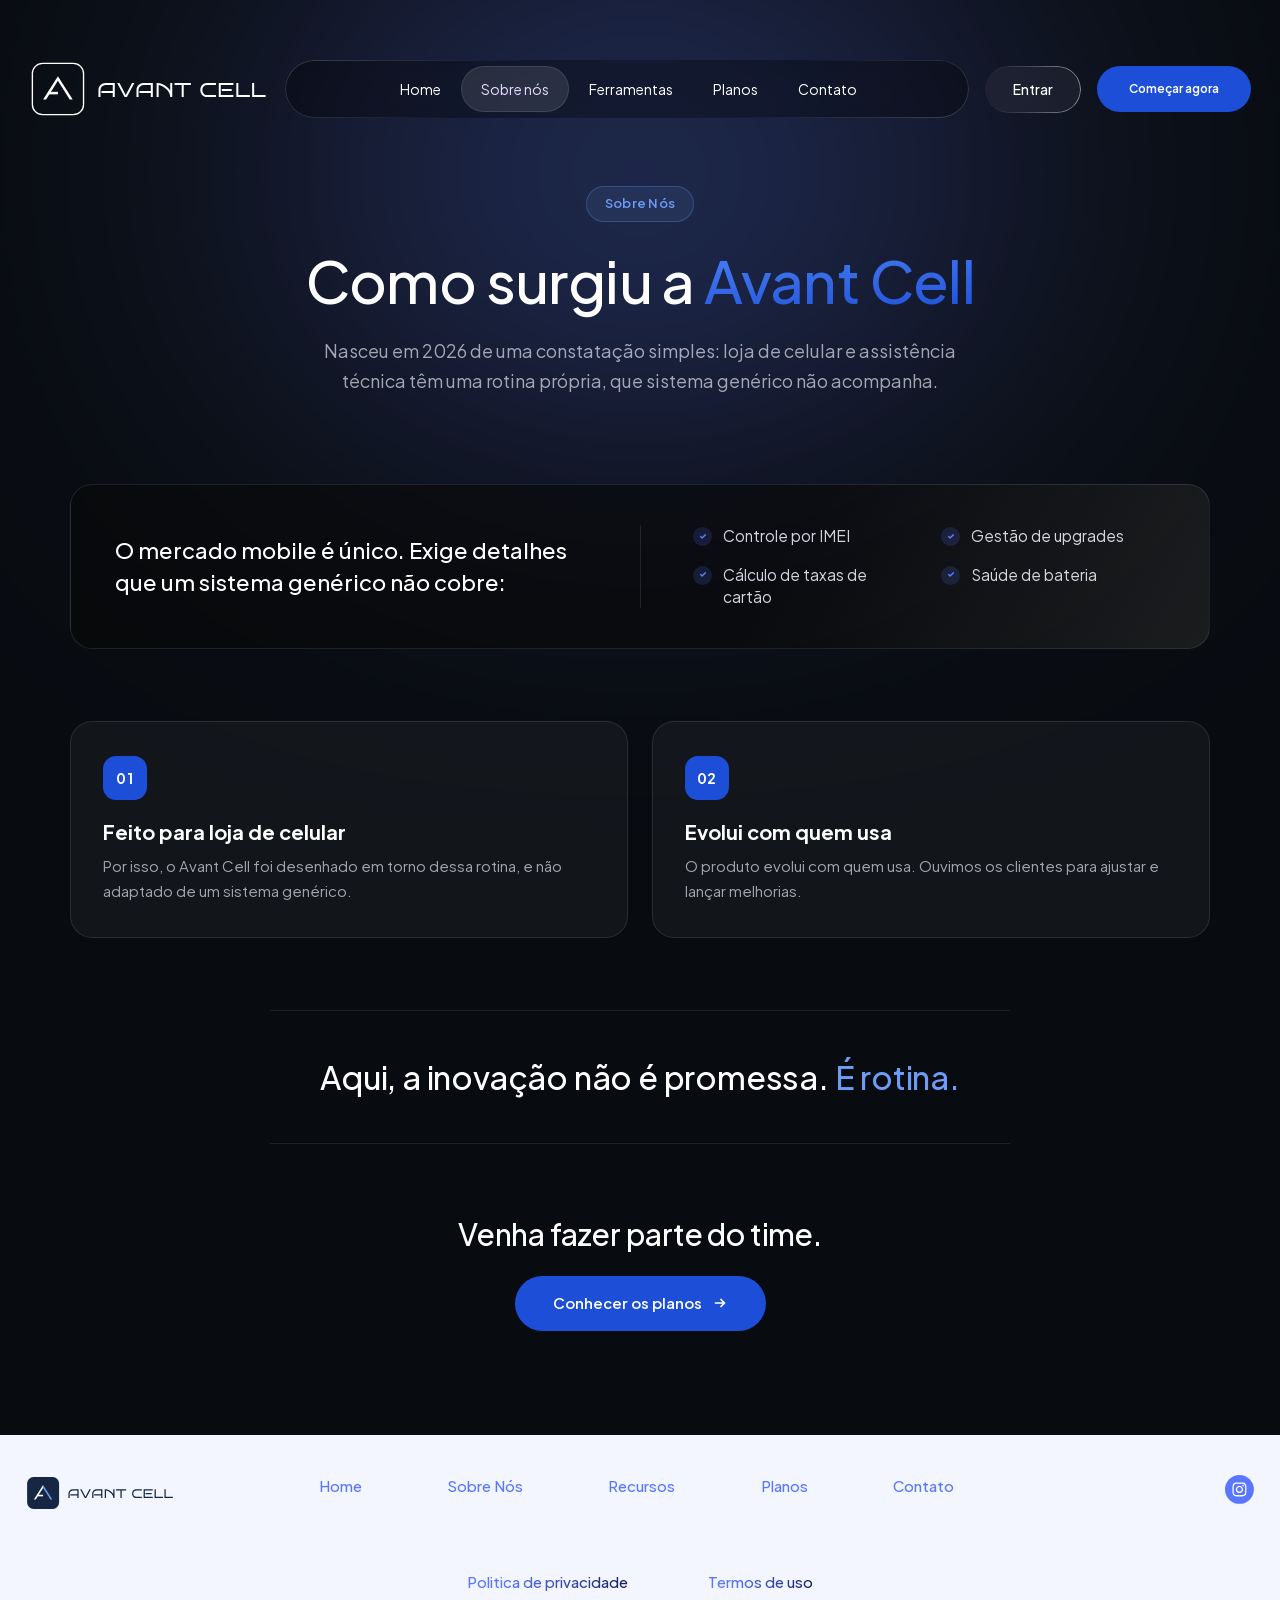
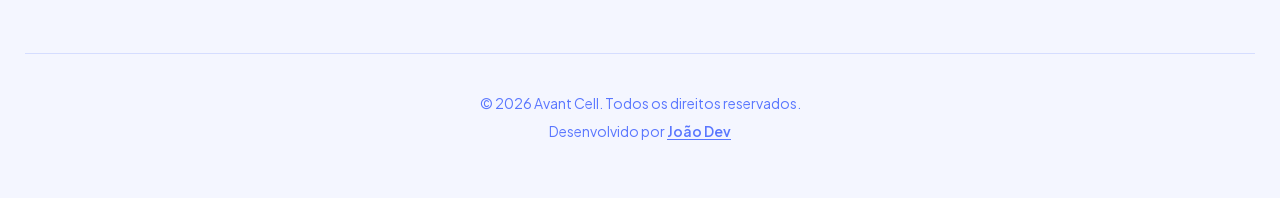
<file: sobre/index.html>
<!DOCTYPE html>
<html lang="pt-BR">

<head>
	<!-- Google Tag Manager -->
	<script>(function(w,d,s,l,i){w[l]=w[l]||[];w[l].push({'gtm.start':
	new Date().getTime(),event:'gtm.js'});var f=d.getElementsByTagName(s)[0],
	j=d.createElement(s),dl=l!='dataLayer'?'&l='+l:'';j.async=true;j.src=
	'https://www.googletagmanager.com/gtm.js?id='+i+dl;f.parentNode.insertBefore(j,f);
	})(window,document,'script','dataLayer','GTM-543H5GN9');</script>
	<!-- End Google Tag Manager -->
	<script src="/avc-medicao.js" defer></script>
	<meta charset="UTF-8">
	<meta name="viewport" content="width=device-width, initial-scale=1.0" />
		<meta name='robots' content='index, follow, max-image-preview:large, max-snippet:-1, max-video-preview:-1' />

	<!-- This site is optimized with the Yoast SEO plugin v28.4 - https://yoast.com/product/yoast-seo-wordpress/ -->
	<title>Conheça nossa História | Avant Cell</title>
	<meta name="description" content="Conheça a história do Avant Cell, criado em 2026 para lojas e assistências de celular. Um sistema feito para o mercado mobile com inovação contínua!" />
	<link rel="canonical" href="https://www.avantcell.com.br/sobre/" />
	<meta property="og:locale" content="pt_BR" />
	<meta property="og:type" content="article" />
	<meta property="og:title" content="Conheça nossa História | Avant Cell" />
	<meta property="og:description" content="Conheça a história do Avant Cell, criado em 2026 para lojas e assistências de celular. Um sistema feito para o mercado mobile com inovação contínua!" />
	<meta property="og:url" content="https://www.avantcell.com.br/sobre/" />
	<meta property="og:site_name" content="Avant Cell" />
	<meta property="article:modified_time" content="2026-07-14T18:47:46+00:00" />
	<meta property="og:image" content="https://www.avantcell.com.br/wp-content/uploads/2026/09/avant-cell-compartilhamento.png" />
	<meta property="og:image:width" content="1200" />
	<meta property="og:image:height" content="630" />
	<meta property="og:image:type" content="image/png" />
	<meta name="twitter:card" content="summary_large_image" />
	<meta name="twitter:label1" content="Est. tempo de leitura" />
	<meta name="twitter:data1" content="1 minuto" />
	<script type="application/ld+json" class="yoast-schema-graph">{"@context":"https://schema.org","@graph":[{"@type":"WebPage","@id":"https://www.avantcell.com.br/sobre/","url":"https://www.avantcell.com.br/sobre/","name":"Conheça nossa História | Avant Cell","isPartOf":{"@id":"https://www.avantcell.com.br/#website"},"primaryImageOfPage":{"@id":"https://www.avantcell.com.br/sobre/#primaryimage"},"image":{"@id":"https://www.avantcell.com.br/sobre/#primaryimage"},"thumbnailUrl":"https://www.avantcell.com.br/wp-content/uploads/2026/09/avant-cell-compartilhamento.png","datePublished":"2026-05-09T23:02:14+00:00","dateModified":"2026-07-14T18:47:46+00:00","description":"Conheça a história do Avant Cell, criado em 2026 para lojas e assistências de celular. Um sistema feito para o mercado mobile com inovação contínua!","breadcrumb":{"@id":"https://www.avantcell.com.br/sobre/#breadcrumb"},"inLanguage":"pt-BR","potentialAction":[{"@type":"ReadAction","target":["https://www.avantcell.com.br/sobre/"]}]},{"@type":"ImageObject","inLanguage":"pt-BR","@id":"https://www.avantcell.com.br/sobre/#primaryimage","url":"https://www.avantcell.com.br/wp-content/uploads/2026/09/avant-cell-compartilhamento.png","contentUrl":"https://www.avantcell.com.br/wp-content/uploads/2026/09/avant-cell-compartilhamento.png","width":1200,"height":630,"caption":"Logo do Avant Cell"},{"@type":"BreadcrumbList","@id":"https://www.avantcell.com.br/sobre/#breadcrumb","itemListElement":[{"@type":"ListItem","position":1,"name":"Início","item":"https://www.avantcell.com.br/"},{"@type":"ListItem","position":2,"name":"Sobre nós"}]},{"@type":"WebSite","@id":"https://www.avantcell.com.br/#website","url":"https://www.avantcell.com.br/","name":"Avant Cell","description":"Sistema de gestão para lojas e assistências de celular","inLanguage":"pt-BR"}]}</script>
	<!-- / Yoast SEO plugin. -->


<script>
var wpo_server_info_css = {"user_agent":"LohiSoftBot\/1.0 (+https:\/\/lohisoft.com\/bot)"}
    var wpo_min307033b4=document.createElement("link");wpo_min307033b4.rel="stylesheet",wpo_min307033b4.type="text/css",wpo_min307033b4.media="async",wpo_min307033b4.href="../_ext/fonts.googleapis.com/css2__family_Plus_Jakarta_Sans_ital_wght_0_100_0_200_0_300_0_400_0.css",wpo_min307033b4.onload=function() {wpo_min307033b4.media="all"},document.getElementsByTagName("head")[0].appendChild(wpo_min307033b4);
</script>
<style id="wp-img-auto-sizes-contain-inline-css">
img:is([sizes=auto i],[sizes^="auto," i]){contain-intrinsic-size:3000px 1500px}
/*# sourceURL=wp-img-auto-sizes-contain-inline-css */
</style>
<style id="classic-theme-styles-inline-css">
/*! This file is auto-generated */
.wp-block-button__link{color:#fff;background-color:#32373c;border-radius:9999px;box-shadow:none;text-decoration:none;padding:calc(.667em + 2px) calc(1.333em + 2px);font-size:1.125em}.wp-block-file__button{background:#32373c;color:#fff;text-decoration:none}
/*# sourceURL=/wp-includes/css/classic-themes.min.css */
</style>
<style id="safe-svg-svg-icon-style-inline-css">
.safe-svg-cover{text-align:center}.safe-svg-cover .safe-svg-inside{display:inline-block;max-width:100%}.safe-svg-cover svg{fill:currentColor;height:100%;max-height:100%;max-width:100%;width:100%}

/*# sourceURL=../wp-content/plugins/safe-svg/dist/safe-svg-block-frontend.css */
</style>
<style id="global-styles-inline-css">
:root{--wp--preset--aspect-ratio--square: 1;--wp--preset--aspect-ratio--4-3: 4/3;--wp--preset--aspect-ratio--3-4: 3/4;--wp--preset--aspect-ratio--3-2: 3/2;--wp--preset--aspect-ratio--2-3: 2/3;--wp--preset--aspect-ratio--16-9: 16/9;--wp--preset--aspect-ratio--9-16: 9/16;--wp--preset--color--black: #000000;--wp--preset--color--cyan-bluish-gray: #abb8c3;--wp--preset--color--white: #ffffff;--wp--preset--color--pale-pink: #f78da7;--wp--preset--color--vivid-red: #cf2e2e;--wp--preset--color--luminous-vivid-orange: #ff6900;--wp--preset--color--luminous-vivid-amber: #fcb900;--wp--preset--color--light-green-cyan: #7bdcb5;--wp--preset--color--vivid-green-cyan: #00d084;--wp--preset--color--pale-cyan-blue: #8ed1fc;--wp--preset--color--vivid-cyan-blue: #0693e3;--wp--preset--color--vivid-purple: #9b51e0;--wp--preset--gradient--vivid-cyan-blue-to-vivid-purple: linear-gradient(135deg,rgb(6,147,227) 0%,rgb(155,81,224) 100%);--wp--preset--gradient--light-green-cyan-to-vivid-green-cyan: linear-gradient(135deg,rgb(122,220,180) 0%,rgb(0,208,130) 100%);--wp--preset--gradient--luminous-vivid-amber-to-luminous-vivid-orange: linear-gradient(135deg,rgb(252,185,0) 0%,rgb(255,105,0) 100%);--wp--preset--gradient--luminous-vivid-orange-to-vivid-red: linear-gradient(135deg,rgb(255,105,0) 0%,rgb(207,46,46) 100%);--wp--preset--gradient--very-light-gray-to-cyan-bluish-gray: linear-gradient(135deg,rgb(238,238,238) 0%,rgb(169,184,195) 100%);--wp--preset--gradient--cool-to-warm-spectrum: linear-gradient(135deg,rgb(74,234,220) 0%,rgb(151,120,209) 20%,rgb(207,42,186) 40%,rgb(238,44,130) 60%,rgb(251,105,98) 80%,rgb(254,248,76) 100%);--wp--preset--gradient--blush-light-purple: linear-gradient(135deg,rgb(255,206,236) 0%,rgb(152,150,240) 100%);--wp--preset--gradient--blush-bordeaux: linear-gradient(135deg,rgb(254,205,165) 0%,rgb(254,45,45) 50%,rgb(107,0,62) 100%);--wp--preset--gradient--luminous-dusk: linear-gradient(135deg,rgb(255,203,112) 0%,rgb(199,81,192) 50%,rgb(65,88,208) 100%);--wp--preset--gradient--pale-ocean: linear-gradient(135deg,rgb(255,245,203) 0%,rgb(182,227,212) 50%,rgb(51,167,181) 100%);--wp--preset--gradient--electric-grass: linear-gradient(135deg,rgb(202,248,128) 0%,rgb(113,206,126) 100%);--wp--preset--gradient--midnight: linear-gradient(135deg,rgb(2,3,129) 0%,rgb(40,116,252) 100%);--wp--preset--font-size--small: 13px;--wp--preset--font-size--medium: 20px;--wp--preset--font-size--large: 36px;--wp--preset--font-size--x-large: 42px;--wp--preset--spacing--20: 0.44rem;--wp--preset--spacing--30: 0.67rem;--wp--preset--spacing--40: 1rem;--wp--preset--spacing--50: 1.5rem;--wp--preset--spacing--60: 2.25rem;--wp--preset--spacing--70: 3.38rem;--wp--preset--spacing--80: 5.06rem;--wp--preset--shadow--natural: 6px 6px 9px rgba(0, 0, 0, 0.2);--wp--preset--shadow--deep: 12px 12px 50px rgba(0, 0, 0, 0.4);--wp--preset--shadow--sharp: 6px 6px 0px rgba(0, 0, 0, 0.2);--wp--preset--shadow--outlined: 6px 6px 0px -3px rgb(255, 255, 255), 6px 6px rgb(0, 0, 0);--wp--preset--shadow--crisp: 6px 6px 0px rgb(0, 0, 0);}.wp-block-button{--wp--preset--dimension--25: 25%;--wp--preset--dimension--50: 50%;--wp--preset--dimension--75: 75%;--wp--preset--dimension--100: 100%;}:where(body) { margin: 0; }:where(.is-layout-flex){gap: 0.5em;}:where(.is-layout-grid){gap: 0.5em;}body .is-layout-flex{display: flex;}.is-layout-flex{flex-wrap: wrap;align-items: center;}.is-layout-flex > :is(*, div){margin: 0;}body .is-layout-grid{display: grid;}.is-layout-grid > :is(*, div){margin: 0;}body{padding-top: 0px;padding-right: 0px;padding-bottom: 0px;padding-left: 0px;}:root :where(.wp-element-button, .wp-block-button__link){background-color: #32373c;border-width: 0;color: #fff;font-family: inherit;font-size: inherit;font-style: inherit;font-weight: inherit;letter-spacing: inherit;line-height: inherit;padding-top: calc(0.667em + 2px);padding-right: calc(1.333em + 2px);padding-bottom: calc(0.667em + 2px);padding-left: calc(1.333em + 2px);text-decoration: none;text-transform: inherit;}.has-black-color{color: var(--wp--preset--color--black) !important;}.has-cyan-bluish-gray-color{color: var(--wp--preset--color--cyan-bluish-gray) !important;}.has-white-color{color: var(--wp--preset--color--white) !important;}.has-pale-pink-color{color: var(--wp--preset--color--pale-pink) !important;}.has-vivid-red-color{color: var(--wp--preset--color--vivid-red) !important;}.has-luminous-vivid-orange-color{color: var(--wp--preset--color--luminous-vivid-orange) !important;}.has-luminous-vivid-amber-color{color: var(--wp--preset--color--luminous-vivid-amber) !important;}.has-light-green-cyan-color{color: var(--wp--preset--color--light-green-cyan) !important;}.has-vivid-green-cyan-color{color: var(--wp--preset--color--vivid-green-cyan) !important;}.has-pale-cyan-blue-color{color: var(--wp--preset--color--pale-cyan-blue) !important;}.has-vivid-cyan-blue-color{color: var(--wp--preset--color--vivid-cyan-blue) !important;}.has-vivid-purple-color{color: var(--wp--preset--color--vivid-purple) !important;}.has-black-background-color{background-color: var(--wp--preset--color--black) !important;}.has-cyan-bluish-gray-background-color{background-color: var(--wp--preset--color--cyan-bluish-gray) !important;}.has-white-background-color{background-color: var(--wp--preset--color--white) !important;}.has-pale-pink-background-color{background-color: var(--wp--preset--color--pale-pink) !important;}.has-vivid-red-background-color{background-color: var(--wp--preset--color--vivid-red) !important;}.has-luminous-vivid-orange-background-color{background-color: var(--wp--preset--color--luminous-vivid-orange) !important;}.has-luminous-vivid-amber-background-color{background-color: var(--wp--preset--color--luminous-vivid-amber) !important;}.has-light-green-cyan-background-color{background-color: var(--wp--preset--color--light-green-cyan) !important;}.has-vivid-green-cyan-background-color{background-color: var(--wp--preset--color--vivid-green-cyan) !important;}.has-pale-cyan-blue-background-color{background-color: var(--wp--preset--color--pale-cyan-blue) !important;}.has-vivid-cyan-blue-background-color{background-color: var(--wp--preset--color--vivid-cyan-blue) !important;}.has-vivid-purple-background-color{background-color: var(--wp--preset--color--vivid-purple) !important;}.has-black-border-color{border-color: var(--wp--preset--color--black) !important;}.has-cyan-bluish-gray-border-color{border-color: var(--wp--preset--color--cyan-bluish-gray) !important;}.has-white-border-color{border-color: var(--wp--preset--color--white) !important;}.has-pale-pink-border-color{border-color: var(--wp--preset--color--pale-pink) !important;}.has-vivid-red-border-color{border-color: var(--wp--preset--color--vivid-red) !important;}.has-luminous-vivid-orange-border-color{border-color: var(--wp--preset--color--luminous-vivid-orange) !important;}.has-luminous-vivid-amber-border-color{border-color: var(--wp--preset--color--luminous-vivid-amber) !important;}.has-light-green-cyan-border-color{border-color: var(--wp--preset--color--light-green-cyan) !important;}.has-vivid-green-cyan-border-color{border-color: var(--wp--preset--color--vivid-green-cyan) !important;}.has-pale-cyan-blue-border-color{border-color: var(--wp--preset--color--pale-cyan-blue) !important;}.has-vivid-cyan-blue-border-color{border-color: var(--wp--preset--color--vivid-cyan-blue) !important;}.has-vivid-purple-border-color{border-color: var(--wp--preset--color--vivid-purple) !important;}.has-vivid-cyan-blue-to-vivid-purple-gradient-background{background: var(--wp--preset--gradient--vivid-cyan-blue-to-vivid-purple) !important;}.has-light-green-cyan-to-vivid-green-cyan-gradient-background{background: var(--wp--preset--gradient--light-green-cyan-to-vivid-green-cyan) !important;}.has-luminous-vivid-amber-to-luminous-vivid-orange-gradient-background{background: var(--wp--preset--gradient--luminous-vivid-amber-to-luminous-vivid-orange) !important;}.has-luminous-vivid-orange-to-vivid-red-gradient-background{background: var(--wp--preset--gradient--luminous-vivid-orange-to-vivid-red) !important;}.has-very-light-gray-to-cyan-bluish-gray-gradient-background{background: var(--wp--preset--gradient--very-light-gray-to-cyan-bluish-gray) !important;}.has-cool-to-warm-spectrum-gradient-background{background: var(--wp--preset--gradient--cool-to-warm-spectrum) !important;}.has-blush-light-purple-gradient-background{background: var(--wp--preset--gradient--blush-light-purple) !important;}.has-blush-bordeaux-gradient-background{background: var(--wp--preset--gradient--blush-bordeaux) !important;}.has-luminous-dusk-gradient-background{background: var(--wp--preset--gradient--luminous-dusk) !important;}.has-pale-ocean-gradient-background{background: var(--wp--preset--gradient--pale-ocean) !important;}.has-electric-grass-gradient-background{background: var(--wp--preset--gradient--electric-grass) !important;}.has-midnight-gradient-background{background: var(--wp--preset--gradient--midnight) !important;}.has-small-font-size{font-size: var(--wp--preset--font-size--small) !important;}.has-medium-font-size{font-size: var(--wp--preset--font-size--medium) !important;}.has-large-font-size{font-size: var(--wp--preset--font-size--large) !important;}.has-x-large-font-size{font-size: var(--wp--preset--font-size--x-large) !important;}
:root :where(.wp-block-icon svg){width: 24px;}
:where(.wp-block-gallery.is-layout-flex){gap: var( --wp--style--gallery-gap-default, var( --gallery-block--gutter-size, var( --wp--style--block-gap, 0.5em ) ) );}:where(.wp-block-gallery.is-layout-grid){gap: var( --wp--style--gallery-gap-default, var( --gallery-block--gutter-size, var( --wp--style--block-gap, 0.5em ) ) );}
:where(.wp-block-latest-posts.is-layout-flex){gap: 1.25em;}:where(.wp-block-latest-posts.is-layout-grid){gap: 1.25em;}
:where(.wp-block-post-template.is-layout-flex){gap: 1.25em;}:where(.wp-block-post-template.is-layout-grid){gap: 1.25em;}
:where(.wp-block-term-template.is-layout-flex){gap: 1.25em;}:where(.wp-block-term-template.is-layout-grid){gap: 1.25em;}
:where(.wp-block-columns.is-layout-flex){gap: 2em;}:where(.wp-block-columns.is-layout-grid){gap: 2em;}
:root :where(.wp-block-pullquote){font-size: 1.5em;line-height: 1.6;}
/*# sourceURL=global-styles-inline-css */
</style>
<link rel='stylesheet' id='wpo_min-header-0-css' href='../wp-content/cache/wpo-minify/1787875534/assets/wpo-minify-header-329cac95.min.css' media='all' />
<script type='text/javascript'>
		var elementskit = {
			resturl: '',
		}

		</script><script id="wpo_min-header-0-js" src="../wp-content/cache/wpo-minify/1787875534/assets/wpo-minify-header-b1f016dd.min.js"></script>
<meta name="generator" content="Elementor 4.2.3; features: e_font_icon_svg, additional_custom_breakpoints; settings: css_print_method-external, google_font-enabled, font_display-swap">
			<style>
				.e-con.e-parent:nth-of-type(n+4):not(.e-lazyloaded):not(.e-no-lazyload),
				.e-con.e-parent:nth-of-type(n+4):not(.e-lazyloaded):not(.e-no-lazyload) * {
					background-image: none !important;
				}
				@media screen and (max-height: 1024px) {
					.e-con.e-parent:nth-of-type(n+3):not(.e-lazyloaded):not(.e-no-lazyload),
					.e-con.e-parent:nth-of-type(n+3):not(.e-lazyloaded):not(.e-no-lazyload) * {
						background-image: none !important;
					}
				}
				@media screen and (max-height: 640px) {
					.e-con.e-parent:nth-of-type(n+2):not(.e-lazyloaded):not(.e-no-lazyload),
					.e-con.e-parent:nth-of-type(n+2):not(.e-lazyloaded):not(.e-no-lazyload) * {
						background-image: none !important;
					}
				}
			</style>
			<link rel="icon" href="../wp-content/uploads/2026/05/cropped-FAVICON-AVANT-CELL-32x32.webp" sizes="32x32" />
<link rel="icon" href="../wp-content/uploads/2026/05/cropped-FAVICON-AVANT-CELL-192x192.webp" sizes="192x192" />
<link rel="apple-touch-icon" href="../wp-content/uploads/2026/05/cropped-FAVICON-AVANT-CELL-180x180.webp" />
<meta name="msapplication-TileImage" content="../wp-content/uploads/2026/05/cropped-FAVICON-AVANT-CELL-270x270.webp" />
<link rel="stylesheet" href="../avc-ajustes.css" />
</head>

<body data-rsssl=1 class="wp-singular page-template-default page page-id-6139 wp-theme-hello-elementor elementor-default elementor-kit-7 elementor-page elementor-page-6139">
<!-- Google Tag Manager (noscript) -->
<noscript><iframe src="https://www.googletagmanager.com/ns.html?id=GTM-543H5GN9"
height="0" width="0" style="display:none;visibility:hidden"></iframe></noscript>
<!-- End Google Tag Manager (noscript) -->

			<e-page-transition preloader-type="image" preloader-image-url="../wp-content/uploads/2026/05/LOGO.svg" class="e-page-transition--entering" >
					</e-page-transition>

			<a class="skip-link screen-reader-text" href="#content">
			Skip to content		</a>
	
	
	<div class="ekit-template-content-markup ekit-template-content-header ekit-template-content-theme-support">
				<div data-elementor-type="wp-post" data-elementor-id="7100" class="elementor elementor-7100" data-elementor-post-type="elementskit_template">
				<div class="elementor-element elementor-element-f2a8e10 e-flex e-con-boxed e-con e-parent" data-id="f2a8e10" data-element_type="container" data-e-type="container" data-settings="{&quot;position&quot;:&quot;fixed&quot;}">
					<div class="e-con-inner">
		<div class="elementor-element elementor-element-bdb4819 e-con-full e-flex e-con e-child" data-id="bdb4819" data-element_type="container" data-e-type="container" data-settings="{&quot;animation_mobile&quot;:&quot;none&quot;}">
		<div class="elementor-element elementor-element-4a8f16e e-con-full e-flex e-con e-child" data-id="4a8f16e" data-element_type="container" data-e-type="container">
		<div class="elementor-element elementor-element-eb8a4cd e-con-full e-flex e-con e-child" data-id="eb8a4cd" data-element_type="container" data-e-type="container">
				<div class="elementor-element elementor-element-1644d3e minha-logo elementor-hidden-mobile elementor-widget elementor-widget-image" data-id="1644d3e" data-element_type="widget" data-e-type="widget" data-widget_type="image.default">
																<a href="../index.html">
							<img width="186" height="33" src="../wp-content/uploads/2026/05/LOGO.svg" class="attachment-full size-full wp-image-5960" alt="Avant Cell" />								</a>
															</div>
		<div class="elementor-element elementor-element-baeba61 e-con-full e-flex e-con e-child" data-id="baeba61" data-element_type="container" data-e-type="container" data-settings="{&quot;animation&quot;:&quot;none&quot;,&quot;animation_mobile&quot;:&quot;none&quot;}">
				<div class="elementor-element elementor-element-547b1d4 elementor-widget__width-auto elementor-widget-mobile__width-auto elementor-nav-menu--stretch elementor-nav-menu--dropdown-tablet elementor-nav-menu__text-align-aside elementor-nav-menu--toggle elementor-nav-menu--burger elementor-widget elementor-widget-nav-menu" data-id="547b1d4" data-element_type="widget" data-e-type="widget" data-settings="{&quot;full_width&quot;:&quot;stretch&quot;,&quot;toggle_icon_hover_animation&quot;:&quot;grow&quot;,&quot;layout&quot;:&quot;horizontal&quot;,&quot;submenu_icon&quot;:{&quot;value&quot;:&quot;&lt;svg aria-hidden=\&quot;true\&quot; class=\&quot;e-font-icon-svg e-fas-caret-down\&quot; viewBox=\&quot;0 0 320 512\&quot; xmlns=\&quot;http:\/\/www.w3.org\/2000\/svg\&quot;&gt;&lt;path d=\&quot;M31.3 192h257.3c17.8 0 26.7 21.5 14.1 34.1L174.1 354.8c-7.8 7.8-20.5 7.8-28.3 0L17.2 226.1C4.6 213.5 13.5 192 31.3 192z\&quot;&gt;&lt;\/path&gt;&lt;\/svg&gt;&quot;,&quot;library&quot;:&quot;fa-solid&quot;},&quot;toggle&quot;:&quot;burger&quot;}" data-widget_type="nav-menu.avc">
								<nav aria-label="Menu" class="elementor-nav-menu--main elementor-nav-menu__container elementor-nav-menu--layout-horizontal e--pointer-none">
				<ul id="menu-1-547b1d4" class="elementor-nav-menu"><li class="menu-item menu-item-type-custom menu-item-object-custom menu-item-home menu-item-7103"><a href="../index.html" class="elementor-item">Home</a></li>
<li class="menu-item menu-item-type-custom menu-item-object-custom current-menu-item menu-item-7104"><a href="index.html" aria-current="page" class="elementor-item elementor-item-active">Sobre nós</a></li>
<li class="menu-item menu-item-type-custom menu-item-object-custom menu-item-has-children menu-item-7105"><a href="../recursos/index.html" class="elementor-item elementor-item-anchor">Ferramentas</a>
<ul class="sub-menu elementor-nav-menu--dropdown">
	<li class="menu-item menu-item-type-custom menu-item-object-custom menu-item-has-children menu-item-7109"><a href="#" class="elementor-sub-item elementor-item-anchor">Ferramentas</a>
	<ul class="sub-menu elementor-nav-menu--dropdown">
		
		
		<li class="menu-item menu-item-type-custom menu-item-object-custom menu-item-7154"><a href="../recursos/index.html" class="elementor-sub-item">Recursos</a></li>
	</ul>
</li>
</ul>
</li>
<li class="menu-item menu-item-type-custom menu-item-object-custom menu-item-7317"><a href="../planos/index.html" class="elementor-item">Planos</a></li>

<li class="menu-item menu-item-type-custom menu-item-object-custom menu-item-7108"><a href="../contato/index.html" class="elementor-item">Contato</a></li>
</ul>			</nav>
					<div class="elementor-menu-toggle" role="button" tabindex="0" aria-label="Menu Toggle" aria-expanded="false">
			<svg aria-hidden="true" role="presentation" class="elementor-menu-toggle__icon--open elementor-animation-grow e-font-icon-svg e-eicon-menu-bar" viewBox="0 0 1000 1000" xmlns="http://www.w3.org/2000/svg"><path d="M104 333H896C929 333 958 304 958 271S929 208 896 208H104C71 208 42 237 42 271S71 333 104 333ZM104 583H896C929 583 958 554 958 521S929 458 896 458H104C71 458 42 487 42 521S71 583 104 583ZM104 833H896C929 833 958 804 958 771S929 708 896 708H104C71 708 42 737 42 771S71 833 104 833Z"></path></svg><svg aria-hidden="true" role="presentation" class="elementor-menu-toggle__icon--close elementor-animation-grow e-font-icon-svg e-eicon-close" viewBox="0 0 1000 1000" xmlns="http://www.w3.org/2000/svg"><path d="M742 167L500 408 258 167C246 154 233 150 217 150 196 150 179 158 167 167 154 179 150 196 150 212 150 229 154 242 171 254L408 500 167 742C138 771 138 800 167 829 196 858 225 858 254 829L496 587 738 829C750 842 767 846 783 846 800 846 817 842 829 829 842 817 846 804 846 783 846 767 842 750 829 737L588 500 833 258C863 229 863 200 833 171 804 137 775 137 742 167Z"></path></svg>		</div>
					<nav class="elementor-nav-menu--dropdown elementor-nav-menu__container" aria-hidden="true">
				<ul id="menu-2-547b1d4" class="elementor-nav-menu"><li class="menu-item menu-item-type-custom menu-item-object-custom menu-item-home menu-item-7103"><a href="../index.html" class="elementor-item" tabindex="-1">Home</a></li>
<li class="menu-item menu-item-type-custom menu-item-object-custom current-menu-item menu-item-7104"><a href="index.html" aria-current="page" class="elementor-item elementor-item-active" tabindex="-1">Sobre nós</a></li>
<li class="menu-item menu-item-type-custom menu-item-object-custom menu-item-has-children menu-item-7105"><a href="../recursos/index.html" class="elementor-item elementor-item-anchor" tabindex="-1">Ferramentas</a>
<ul class="sub-menu elementor-nav-menu--dropdown">
	<li class="menu-item menu-item-type-custom menu-item-object-custom menu-item-has-children menu-item-7109"><a href="#" class="elementor-sub-item elementor-item-anchor" tabindex="-1">Ferramentas</a>
	<ul class="sub-menu elementor-nav-menu--dropdown">
		
		
		<li class="menu-item menu-item-type-custom menu-item-object-custom menu-item-7154"><a href="../recursos/index.html" class="elementor-sub-item" tabindex="-1">Recursos</a></li>
	</ul>
</li>
</ul>
</li>
<li class="menu-item menu-item-type-custom menu-item-object-custom menu-item-7317"><a href="../planos/index.html" class="elementor-item" tabindex="-1">Planos</a></li>

<li class="menu-item menu-item-type-custom menu-item-object-custom menu-item-7108"><a href="../contato/index.html" class="elementor-item" tabindex="-1">Contato</a></li>
</ul>			</nav>
						</div>
				<div class="elementor-element elementor-element-f0c18a2 minha-logo elementor-hidden-widescreen elementor-hidden-desktop elementor-hidden-laptop elementor-hidden-tablet elementor-widget elementor-widget-image" data-id="f0c18a2" data-element_type="widget" data-e-type="widget" data-widget_type="image.default">
																<a href="../index.html">
							<img width="186" height="33" src="../wp-content/uploads/2026/05/LOGO.svg" class="attachment-full size-full wp-image-5960" alt="Avant Cell" />								</a>
															</div>
				<div class="elementor-element elementor-element-cbf3d8f elementor-widget__width-initial elementor-absolute elementor-widget elementor-widget-html" data-id="cbf3d8f" data-element_type="widget" data-e-type="widget" data-settings="{&quot;_position&quot;:&quot;absolute&quot;}" data-widget_type="html.default">
					<script>
// Mudamos de 'DOMContentLoaded' para 'load' para garantir que as imagens e CSS básicos carregaram
window.addEventListener('load', function () {
  const menus = document.querySelectorAll('nav.elementor-nav-menu--main');

  menus.forEach(function (menuWrapper) {
    const ul = menuWrapper.querySelector('ul.elementor-nav-menu');
    if (!ul) return;

    // Pega APENAS os <li> principais, ignorando submenus
    const items = Array.from(ul.children).filter(child => child.tagName === 'LI');
    if (!items.length) return;

    const highlight = document.createElement('div');
    highlight.className = 'menu-highlight';
    ul.appendChild(highlight);

    let activeItem = ul.querySelector('li.current-menu-item') || items[0];

    function moveHighlight(item) {
      if (!item) return;

      const link = item.querySelector('a.elementor-item');
      if (!link) return;

      // Mede o UL e o Link na mesma proporção
      const ulRect = ul.getBoundingClientRect();
      const linkRect = link.getBoundingClientRect();

      // Calcula a diferença exata
      const left = linkRect.left - ulRect.left;
      const top = linkRect.top - ulRect.top;

      highlight.style.width = linkRect.width + 'px';
      highlight.style.height = linkRect.height + 'px';
      highlight.style.transform = `translate(${left}px, ${top}px)`;
      highlight.classList.add('is-visible');
    }

    // ==========================================
    // A MÁGICA AQUI: O Comando document.fonts.ready 
    // obriga o script a esperar as fontes terminarem de 
    // renderizar na tela antes de tirar as medidas da pílula!
    // ==========================================
    document.fonts.ready.then(function() {
        setTimeout(function() {
            moveHighlight(activeItem);
        }, 150); // Um fôlego extra de 150ms pro Elementor se estabilizar
    });

    items.forEach(function (item) {
      item.addEventListener('mouseenter', function () {
        moveHighlight(item);
      });

      item.addEventListener('click', function () {
        items.forEach(function (t) {
          t.classList.remove('current-menu-item');
        });
        item.classList.add('current-menu-item');
        activeItem = item;
        moveHighlight(activeItem);
      });
    });

    ul.addEventListener('mouseleave', function () {
      moveHighlight(activeItem);
    });

    window.addEventListener('resize', function () {
      moveHighlight(activeItem);
    });
  });
});
</script>				</div>
				</div>
				<div class="elementor-element elementor-element-ec60a1e elementor-hidden-mobile elementor-widget elementor-widget-html" data-id="ec60a1e" data-element_type="widget" data-e-type="widget" data-widget_type="html.default">
					<style>
@import url('../_ext/fonts.googleapis.com/css2__family_Plus_Jakarta_Sans_wght_400_500_600_display_swap.css');

.btn-glass-header {
    position: relative;
    display: inline-flex;
    align-items: center;
    justify-content: center;
    
    /* Tipografia */
    font-family: 'Plus Jakarta Sans', sans-serif !important;
    font-size: 14px;
    font-weight: 500;
    text-decoration: none;
    
    /* Fundo de vidro adaptativo */
    background: rgba(255, 255, 255, 0.05); 
    backdrop-filter: blur(15px);
    -webkit-backdrop-filter: blur(15px);
    
    color: #ffffff;
    padding: 13px 28px;
    border-radius: 100px;
    transition: all 0.4s cubic-bezier(0.4, 0, 0.2, 1);
    cursor: pointer;
    
    /* Remove a borda padrão */
    border: none;
    z-index: 1;
}

/* A MÁGICA DA BORDA: Degradê que some na esquerda */
.btn-glass-header::before {
    content: "";
    position: absolute;
    inset: 0;
    border-radius: 100px;
    padding: 1px; /* Espessura da borda */
    
    /* Degradê: Transparente (0%) na esquerda -> Branco translúcido na direita */
    background: linear-gradient(to right, rgba(255, 255, 255, 0) 0%, rgba(255, 255, 255, 0.15) 40%, rgba(255, 255, 255, 0.5) 100%);
    
    /* Máscara que corta o miolo e deixa só a borda visível */
    -webkit-mask: linear-gradient(#fff 0 0) content-box, linear-gradient(#fff 0 0);
    -webkit-mask-composite: xor;
    mask-composite: exclude;
    pointer-events: none;
    z-index: -1;
    transition: all 0.4s ease;
}

/* --- ESTADO PARA FUNDO CLARO --- */
/* Aplique a classe .fundo-claro no header ou container pai */
.fundo-claro .btn-glass-header {
    background: rgba(0, 0, 0, 0.03);
    color: #1a1a1a !important;
}

.fundo-claro .btn-glass-header::before {
    /* Borda degradê escura para fundo claro */
    background: linear-gradient(to right, rgba(0, 0, 0, 0) 0%, rgba(0, 0, 0, 0.1) 40%, rgba(0, 0, 0, 0.3) 100%);
}

/* --- EFEITOS DE HOVER --- */
.btn-glass-header:hover {
    transform: translateY(-1px);
    background: rgba(255, 255, 255, 0.1);
    box-shadow: 0 4px 15px rgba(0, 0, 0, 0.1);
    color: #ffffff;
}

.btn-glass-header:hover::before {
    /* Brilha um pouco mais a borda no hover */
    background: linear-gradient(to right, rgba(255, 255, 255, 0) 0%, rgba(255, 255, 255, 0.25) 40%, rgba(255, 255, 255, 0.7) 100%);
}

.fundo-claro .btn-glass-header:hover {
    background: rgba(0, 0, 0, 0.06);
    color: #000000 !important;
}

.fundo-claro .btn-glass-header:hover::before {
    background: linear-gradient(to right, rgba(0, 0, 0, 0) 0%, rgba(0, 0, 0, 0.15) 40%, rgba(0, 0, 0, 0.4) 100%);
}

.btn-glass-header:active {
    transform: scale(0.98);
}
</style>

<a href="../entrar/index.html" class="btn-glass-header">
    Entrar
</a>				</div>
				<div class="elementor-element elementor-element-9516fa4 elementor-hidden-mobile elementor-widget elementor-widget-html" data-id="9516fa4" data-element_type="widget" data-e-type="widget" data-widget_type="html.default">
					<style>
@import url('../_ext/fonts.googleapis.com/css2__family_Plus_Jakarta_Sans_wght_400_500_600_700_display_swap.css');

.btn-principal-roxo {
    display: inline-flex;
    align-items: center;
    justify-content: center;
    
    /* Configuração da Fonte */
    font-family: 'Plus Jakarta Sans', sans-serif !important;
    font-size: 12px;
    font-weight: 600; /* Aumentei levemente para destacar a nova fonte */
    color: #ffffff;
    
    /* Mantendo seu gradiente original e animação */
    background: #1D4ED8;
    
    padding: 14px 32px;
    border-radius: 30px; 
    text-decoration: none;
    transition: all 0.4s ease;
    width: max-content;
    border: none;
    cursor: pointer;
}

/* A Mágica do Loop Infinito */
@keyframes passarCoresContinuo {
    0% { background-position: 0% 50%; }
    100% { background-position: 100% 50%; }
}

/* EFEITOS DE HOVER */
.btn-principal-roxo:hover {
    color: #ffffff !important;
    text-decoration: none;
    transform: scale(1.03) translateY(-4px); 
    box-shadow: 0 0 15px rgba(29, 78, 216, 0.6), 
                0 0 30px rgba(29, 78, 216, 0.4);
}

.btn-principal-roxo:active {
    transform: scale(0.99) translateY(0px);
    color: #ffffff !important;
}

/* RESPONSIVIDADE */
@media (max-width: 767px) {
    .btn-principal-roxo {
        padding: 12px 24px;
        font-size: 14px;
    }
}
</style>

<a href="../planos/index.html" class="btn-principal-roxo">
    Começar agora
</a>				</div>
				</div>
				</div>
				</div>
					</div>
				</div>
				</div>
			</div>

	
<main id="content" class="site-main post-6139 page type-page status-publish has-post-thumbnail hentry">

	
	<div class="page-content">
				<div data-elementor-type="wp-page" data-elementor-id="6139" class="elementor elementor-6139" data-elementor-post-type="page">
				<div class="avc-sobre" data-id="avcsobre">
<style>
/* ---- Pagina Sobre -------------------------------------------------------
   Reaproveita a linguagem que ja existe no site: Plus Jakarta Sans, fundo
   escuro com brilho azul, cartoes de vidro e um unico acento (#5A77FF/#1D4ED8).
   A secao antiga era duas colunas com a foto a direita; a foto saiu e sobrou
   meia pagina vazia com o texto espremido em 316px. Aqui o conteudo volta a
   ocupar a largura toda, em cinco movimentos. */
.avc-sobre{
  --azul:#5A77FF; --azul-btn:#1D4ED8; --claro:#F4F6FF;
  --texto:rgba(244,246,255,.64); --linha:rgba(244,246,255,.10);
  font-family:'Plus Jakarta Sans',sans-serif;
  position:relative; overflow:hidden;
  padding:186px 24px 104px; box-sizing:border-box;
}
/* brilho de fundo: mesma ideia do original, so que ancorado na composicao nova */
.avc-sobre::before{
  content:""; position:absolute; top:-6%; left:50%; transform:translateX(-50%);
  width:760px; height:520px; background:var(--azul); border-radius:50%;
  filter:blur(150px); opacity:.30; mix-blend-mode:screen; pointer-events:none;
  animation:avcLuz 9s ease-in-out infinite;
}
@keyframes avcLuz{0%,100%{opacity:.26;transform:translateX(-50%) scale(1)}
                  50%{opacity:.38;transform:translateX(-50%) scale(1.08)}}
.avc-sobre-wrap{position:relative; z-index:1; max-width:1140px; margin:0 auto}

/* entrada escalonada, sem JS */
.avc-sobre [data-sobe]{opacity:0; transform:translateY(18px);
  animation:avcSobe .7s cubic-bezier(.22,.61,.36,1) forwards}
@keyframes avcSobe{to{opacity:1;transform:none}}
@media(prefers-reduced-motion:reduce){
  .avc-sobre [data-sobe]{animation:none;opacity:1;transform:none}
  .avc-sobre::before{animation:none}
}

/* 1. abertura ---------------------------------------------------------- */
.avc-sobre-topo{text-align:center; max-width:760px; margin:0 auto 88px}
.avc-sobre-pill{display:inline-block; padding:7px 18px; border-radius:999px;
  font-size:13px; font-weight:600; letter-spacing:.02em;
  background:rgba(109,155,245,.10); border:1px solid rgba(109,155,245,.28);
  color:#6D9BF5; margin-bottom:26px}
.avc-sobre-h1{font-size:clamp(34px,4.6vw,58px); font-weight:500; line-height:1.14;
  letter-spacing:-.6px; color:#fff; margin:0 0 22px}
.avc-sobre-h1 span{
  background:linear-gradient(175deg,#4B82F5,#1D4ED8,#4B82F5);
  background-size:200% 200%; background-clip:text; -webkit-background-clip:text;
  -webkit-text-fill-color:transparent; animation:fluidezTexto 6s ease infinite}
.avc-sobre-lead{font-size:18px; line-height:1.68; color:var(--texto);
  max-width:640px; margin:0 auto}

/* 2. o mercado: painel assimetrico ------------------------------------- */
.avc-mercado{display:grid; grid-template-columns:1fr 1fr; gap:0; align-items:center;
  border:1px solid var(--linha); border-radius:22px; padding:40px 44px;
  background:linear-gradient(117deg,rgba(8,8,8,.6) 61.16%,rgba(56,56,56,.6) 117.19%);
  margin-bottom:72px}
.avc-mercado h2{font-size:22px; font-weight:500; line-height:1.45; color:#fff; margin:0;
  padding-right:52px}
.avc-chips{list-style:none; margin:0; padding:0 0 0 52px;
  border-left:1px solid var(--linha);
  display:grid; grid-template-columns:1fr 1fr; gap:16px 24px}
.avc-chips li{position:relative; padding-left:30px; font-size:15.5px; line-height:1.45;
  color:rgba(244,246,255,.86)}
.avc-chips li::before{content:""; position:absolute; left:0; top:2px;
  width:19px; height:19px; border-radius:50%; background:rgba(90,119,255,.16)
  url("data:image/svg+xml;charset=utf-8,%3Csvg xmlns='http://www.w3.org/2000/svg' width='12' height='12' viewBox='0 0 19 19'%3E%3Cpath d='M13.1 6.1L8.1 11.1 5.8 8.8' stroke='%235A77FF' stroke-width='2.4' fill='none' stroke-linecap='round' stroke-linejoin='round'/%3E%3C/svg%3E") center/12px no-repeat}

/* 3. pilares ------------------------------------------------------------ */
.avc-pilares{display:grid; grid-template-columns:1fr 1fr; gap:24px; margin-bottom:72px}
.avc-pilar{background:rgba(255,255,255,.045); border:1px solid var(--linha);
  border-radius:22px; padding:34px 32px;
  transition:border-color .28s ease, background .28s ease, transform .28s ease}
.avc-pilar:hover{background:rgba(255,255,255,.07); border-color:rgba(125,151,255,.42);
  transform:translateY(-4px)}
.avc-pilar-num{display:inline-flex; align-items:center; justify-content:center;
  width:44px; height:44px; border-radius:13px; background:var(--azul-btn);
  color:#fff; font-size:14px; font-weight:700; letter-spacing:.04em; margin-bottom:20px}
.avc-pilar h3{font-size:20px; font-weight:700; color:#fff; margin:0 0 10px}
.avc-pilar p{font-size:15px; line-height:1.62; color:var(--texto); margin:0}

/* 4. a frase ------------------------------------------------------------ */
.avc-frase{position:relative; text-align:center; max-width:740px; margin:0 auto 72px;
  padding:44px 32px; border-top:1px solid var(--linha); border-bottom:1px solid var(--linha)}
.avc-frase p{font-size:clamp(23px,2.7vw,32px); font-weight:500; line-height:1.38;
  color:#fff; margin:0; letter-spacing:-.2px}
.avc-frase p em{font-style:normal; color:#6D9BF5}

/* 5. chamada ------------------------------------------------------------ */
.avc-sobre-cta{text-align:center}
.avc-sobre-cta h2{font-size:clamp(24px,2.4vw,30px); font-weight:500; color:#fff;
  margin:0 0 24px; letter-spacing:-.2px}
.avc-sobre-botao,.avc-sobre-botao:hover,.avc-sobre-botao:focus{
  text-decoration:none !important}
.avc-sobre-botao{display:inline-flex; align-items:center; gap:10px;
  background:var(--azul-btn); color:#fff; font-size:15px; font-weight:600;
  padding:16px 38px; border-radius:999px;
  transition:transform .25s ease, box-shadow .25s ease}
.avc-sobre-botao:hover{color:#fff; transform:translateY(-3px);
  box-shadow:0 12px 30px rgba(29,78,216,.48)}
.avc-sobre-botao svg{flex:0 0 auto}

@media(max-width:900px){
  .avc-mercado{grid-template-columns:1fr; gap:0; padding:32px 28px}
  .avc-mercado h2{padding-right:0}
  .avc-chips{padding:26px 0 0; border-left:0; border-top:1px solid var(--linha)}
  .avc-pilares{grid-template-columns:1fr}
}
@media(max-width:600px){
  .avc-sobre{padding:150px 18px 76px}
  .avc-sobre-topo{margin-bottom:56px}
  .avc-chips{grid-template-columns:1fr}
  .avc-frase{padding:34px 8px; margin-bottom:56px}
  .avc-pilar{padding:28px 24px}
}
</style>

<div class="avc-sobre-wrap">

  <header class="avc-sobre-topo">
    <span class="avc-sobre-pill" data-sobe style="animation-delay:.05s">Sobre Nós</span>
    <h1 class="avc-sobre-h1" data-sobe style="animation-delay:.13s">Como surgiu a <span>Avant&nbsp;Cell</span></h1>
    <p class="avc-sobre-lead" data-sobe style="animation-delay:.21s">Nasceu em 2026 de uma constatação simples: loja de celular e assistência técnica têm uma rotina própria, que sistema genérico não acompanha.</p>
  </header>

  <section class="avc-mercado" data-sobe style="animation-delay:.29s">
    <h2>O mercado mobile é único. Exige detalhes que um sistema genérico não cobre:</h2>
    <ul class="avc-chips">
      <li>Controle por IMEI</li>
      <li>Gestão de upgrades</li>
      <li>Cálculo de taxas de cartão</li>
      <li>Saúde de bateria</li>
    </ul>
  </section>

  <div class="avc-pilares">
    <article class="avc-pilar" data-sobe style="animation-delay:.37s">
      <span class="avc-pilar-num">01</span>
      <h3>Feito para loja de celular</h3>
      <p>Por isso, o Avant Cell foi desenhado em torno dessa rotina, e não adaptado de um sistema genérico.</p>
    </article>
    <article class="avc-pilar" data-sobe style="animation-delay:.45s">
      <span class="avc-pilar-num">02</span>
      <h3>Evolui com quem usa</h3>
      <p>O produto evolui com quem usa. Ouvimos os clientes para ajustar e lançar melhorias.</p>
    </article>
  </div>

  <blockquote class="avc-frase" data-sobe style="animation-delay:.53s">
    <p>Aqui, a inovação não é promessa. <em>É rotina.</em></p>
  </blockquote>

  <div class="avc-sobre-cta" data-sobe style="animation-delay:.61s">
    <h2>Venha fazer parte do time.</h2>
    <a class="avc-sobre-botao" href="../planos/index.html">Conhecer os planos
      <svg width="16" height="16" viewBox="0 0 16 16" fill="none" aria-hidden="true"><path d="M3.5 8h9M9 4.5L12.5 8 9 11.5" stroke="currentColor" stroke-width="1.7" stroke-linecap="round" stroke-linejoin="round"/></svg>
    </a>
  </div>

</div>
</div>

				</div>
				<div class="post-tags">
					</div>
			</div>

	
</main>

			<footer data-elementor-type="footer" data-elementor-id="1309" class="elementor elementor-1309 elementor-location-footer" data-elementor-post-type="elementor_library">
			<div class="elementor-element elementor-element-51d201e e-con-full e-flex e-con e-parent" data-id="51d201e" data-element_type="container" data-e-type="container">
		<div class="elementor-element elementor-element-c88ef83 e-flex e-con-boxed e-con e-child" data-id="c88ef83" data-element_type="container" data-e-type="container" data-settings="{&quot;background_background&quot;:&quot;classic&quot;}">
					<div class="e-con-inner">
		<div class="elementor-element elementor-element-e86d71e e-con-full e-flex e-con e-child" data-id="e86d71e" data-element_type="container" data-e-type="container">
				<div class="elementor-element elementor-element-97ea5ef elementor-widget elementor-widget-image" data-id="97ea5ef" data-element_type="widget" data-e-type="widget" data-widget_type="image.default">
																<a href="../index.html">
							<img width="186" height="33" src="../wp-content/uploads/2026/05/LOGO2.svg" class="elementor-animation-grow attachment-full size-full wp-image-6115" alt="Avant Cell" />								</a>
															</div>
		<div class="elementor-element elementor-element-6a13557 e-flex e-con-boxed e-con e-child" data-id="6a13557" data-element_type="container" data-e-type="container">
					<div class="e-con-inner">
				<div class="elementor-element elementor-element-ef35854 elementor-widget elementor-widget-button" data-id="ef35854" data-element_type="widget" data-e-type="widget" data-widget_type="button.default">
										<a class="elementor-button elementor-button-link elementor-size-sm elementor-animation-grow" href="../index.html">
						<span class="elementor-button-content-wrapper">
									<span class="elementor-button-text">Home </span>
					</span>
					</a>
								</div>
				<div class="elementor-element elementor-element-dc4866d elementor-widget elementor-widget-button" data-id="dc4866d" data-element_type="widget" data-e-type="widget" data-widget_type="button.default">
										<a class="elementor-button elementor-button-link elementor-size-sm elementor-animation-grow" href="index.html">
						<span class="elementor-button-content-wrapper">
									<span class="elementor-button-text">Sobre Nós </span>
					</span>
					</a>
								</div>
				<div class="elementor-element elementor-element-1b96ef1 elementor-widget elementor-widget-button" data-id="1b96ef1" data-element_type="widget" data-e-type="widget" data-widget_type="button.default">
										<a class="elementor-button elementor-button-link elementor-size-sm elementor-animation-grow" href="../recursos/index.html">
						<span class="elementor-button-content-wrapper">
									<span class="elementor-button-text">Recursos</span>
					</span>
					</a>
								</div>
				<div class="elementor-element elementor-element-b074b28 elementor-widget elementor-widget-button" data-id="b074b28" data-element_type="widget" data-e-type="widget" data-widget_type="button.default">
										<a class="elementor-button elementor-button-link elementor-size-sm elementor-animation-grow" href="../planos/index.html">
						<span class="elementor-button-content-wrapper">
									<span class="elementor-button-text">Planos</span>
					</span>
					</a>
								</div>
				
				<div class="elementor-element elementor-element-f9fdf2b elementor-widget elementor-widget-button" data-id="f9fdf2b" data-element_type="widget" data-e-type="widget" data-widget_type="button.default">
										<a class="elementor-button elementor-button-link elementor-size-sm elementor-animation-grow" href="../contato/index.html">
						<span class="elementor-button-content-wrapper">
									<span class="elementor-button-text">Contato</span>
					</span>
					</a>
								</div>
					</div>
				</div>
				<div class="elementor-element elementor-element-797ca4d e-grid-align-right elementor-widget__width-initial e-grid-align-mobile-center elementor-shape-rounded elementor-grid-0 elementor-widget elementor-widget-social-icons" data-id="797ca4d" data-element_type="widget" data-e-type="widget" data-widget_type="social-icons.default">
							<div class="elementor-social-icons-wrapper elementor-grid" role="list">
							
							
							<span class="elementor-grid-item" role="listitem">
					<a class="elementor-icon elementor-social-icon elementor-social-icon- elementor-animation-grow elementor-repeater-item-aa2c01c" href="https://www.instagram.com/avantcell.br" target="_blank">
						<span class="elementor-screen-only"></span>
						<svg xmlns="http://www.w3.org/2000/svg" width="25" height="25" viewBox="0 0 25 25" fill="none"><circle cx="12.0305" cy="12.0305" r="12.0305" fill="#5A77FF"></circle><path d="M12.0331 7.25889C13.5874 7.25889 13.7715 7.26471 14.3855 7.29271C14.7546 7.29723 15.1203 7.36501 15.4666 7.49313C15.7177 7.58996 15.9457 7.73831 16.136 7.92861C16.3263 8.11891 16.4746 8.34695 16.5715 8.59805C16.6996 8.9443 16.7674 9.30997 16.7719 9.67913C16.7996 10.2931 16.8057 10.4772 16.8057 12.0315C16.8057 13.5857 16.7999 13.7698 16.7719 14.3838C16.7674 14.753 16.6996 15.1186 16.5715 15.4649C16.4746 15.716 16.3263 15.944 16.136 16.1343C15.9457 16.3246 15.7177 16.473 15.4666 16.5698C15.1203 16.6979 14.7546 16.7657 14.3855 16.7702C13.7717 16.7979 13.5877 16.804 12.0331 16.804C10.4786 16.804 10.2945 16.7982 9.68081 16.7702C9.31164 16.7657 8.94598 16.6979 8.59973 16.5698C8.34863 16.473 8.12059 16.3246 7.93028 16.1343C7.73998 15.944 7.59164 15.716 7.4948 15.4649C7.36669 15.1186 7.2989 14.753 7.29438 14.3838C7.26666 13.7698 7.26057 13.5857 7.26057 12.0315C7.26057 10.4772 7.26639 10.2931 7.29438 9.67913C7.2989 9.30997 7.36669 8.9443 7.4948 8.59805C7.59164 8.34695 7.73998 8.11891 7.93028 7.92861C8.12059 7.73831 8.34863 7.58996 8.59973 7.49313C8.94598 7.36501 9.31164 7.29723 9.68081 7.29271C10.2948 7.26499 10.4789 7.25889 12.0331 7.25889ZM12.0331 6.20996C10.4531 6.20996 10.2541 6.21661 9.63313 6.24489C9.14998 6.2545 8.67196 6.34598 8.21941 6.51544C7.83118 6.66171 7.47955 6.89092 7.18905 7.1871C6.89261 7.47771 6.6632 7.82954 6.51684 8.21801C6.34738 8.67056 6.2559 9.14858 6.24629 9.63173C6.21857 10.2521 6.21191 10.4511 6.21191 12.0312C6.21191 13.6112 6.21857 13.8103 6.24684 14.4312C6.25645 14.9143 6.34793 15.3924 6.51739 15.8449C6.66359 16.2333 6.89281 16.5852 7.18905 16.8758C7.47971 17.1721 7.83154 17.4013 8.21996 17.5475C8.67252 17.7169 9.15054 17.8084 9.63369 17.818C10.2546 17.8458 10.4528 17.853 12.0337 17.853C13.6146 17.853 13.8128 17.8463 14.4337 17.818C14.9169 17.8084 15.3949 17.7169 15.8474 17.5475C16.234 17.3976 16.5851 17.1688 16.8781 16.8755C17.1712 16.5822 17.3998 16.231 17.5494 15.8444C17.7189 15.3918 17.8104 14.9138 17.82 14.4306C17.8477 13.8103 17.8544 13.6112 17.8544 12.0312C17.8544 10.4511 17.8477 10.2521 17.8194 9.63118C17.8098 9.14803 17.7183 8.67001 17.5489 8.21745C17.4027 7.82903 17.1735 7.47721 16.8772 7.18654C16.5866 6.8903 16.2347 6.66108 15.8463 6.51488C15.3938 6.34542 14.9157 6.25394 14.4326 6.24433C13.8122 6.21661 13.6132 6.20996 12.0331 6.20996Z" fill="white"></path><path d="M12.0344 9.04297C11.4431 9.04297 10.8652 9.21829 10.3736 9.54676C9.882 9.87524 9.49885 10.3421 9.2726 10.8883C9.04634 11.4346 8.98714 12.0356 9.10248 12.6155C9.21783 13.1954 9.50254 13.728 9.9206 14.1461C10.3387 14.5642 10.8713 14.8489 11.4512 14.9642C12.0311 15.0795 12.6321 15.0203 13.1784 14.7941C13.7246 14.5678 14.1915 14.1847 14.5199 13.6931C14.8484 13.2015 15.0237 12.6235 15.0237 12.0323C15.0237 11.2395 14.7088 10.4791 14.1482 9.91853C13.5876 9.35792 12.8272 9.04297 12.0344 9.04297ZM12.0344 13.9727C11.6506 13.9727 11.2754 13.8589 10.9563 13.6457C10.6373 13.4325 10.3885 13.1294 10.2417 12.7749C10.0948 12.4203 10.0564 12.0302 10.1313 11.6538C10.2061 11.2773 10.3909 10.9316 10.6623 10.6602C10.9337 10.3889 11.2794 10.2041 11.6558 10.1292C12.0322 10.0543 12.4224 10.0927 12.7769 10.2396C13.1315 10.3865 13.4346 10.6352 13.6478 10.9543C13.861 11.2734 13.9748 11.6485 13.9748 12.0323C13.9748 12.5469 13.7704 13.0405 13.4065 13.4044C13.0426 13.7683 12.549 13.9727 12.0344 13.9727Z" fill="white"></path><path d="M15.1412 9.62268C15.527 9.62268 15.8397 9.30993 15.8397 8.92413C15.8397 8.53834 15.527 8.22559 15.1412 8.22559C14.7554 8.22559 14.4426 8.53834 14.4426 8.92413C14.4426 9.30993 14.7554 9.62268 15.1412 9.62268Z" fill="white"></path></svg>					</a>
				</span>
					</div>
						</div>
				</div>
		<div class="elementor-element elementor-element-656653a e-con-full e-flex e-con e-child" data-id="656653a" data-element_type="container" data-e-type="container">
				
				<div class="elementor-element elementor-element-ef2a429 elementor-widget elementor-widget-text-editor" data-id="ef2a429" data-element_type="widget" data-e-type="widget" data-widget_type="text-editor.avc">
									<a class="txt2" href="../politica-de-privacidade/index.html">Politica de privacidade</a>								</div>
				
				<div class="elementor-element elementor-element-89d4a22 elementor-widget elementor-widget-text-editor" data-id="89d4a22" data-element_type="widget" data-e-type="widget" data-widget_type="text-editor.avc">
									<a class="txt2" href="../termo-de-uso/index.html">Termos de uso</a>								</div>
				
				</div>
		<div class="elementor-element elementor-element-b572537 e-con-full e-flex e-con e-child" data-id="b572537" data-element_type="container" data-e-type="container">
				<div class="elementor-element elementor-element-794f6c7 elementor-widget-mobile__width-auto elementor-widget__width-auto elementor-widget elementor-widget-text-editor" data-id="794f6c7" data-element_type="widget" data-e-type="widget" data-widget_type="text-editor.avc">
									© 2026 Avant Cell. Todos os direitos reservados. <span class="avc-credito">Desenvolvido por <a href="https://www.joaodevcode.site/" target="_blank" rel="noopener">João Dev</a></span>								</div>
				<div class="elementor-element elementor-element-b722961 elementor-widget elementor-widget-html" data-id="b722961" data-element_type="widget" data-e-type="widget" data-widget_type="html.default">
					<script>
  const elementos = document.querySelectorAll('.scroll-left, .scroll-right, .scroll-bottom, .scroll-top');

  function fadeScroll() {
    elementos.forEach((el) => {
      // Se o elemento já está visível, não faz nada (evita o travamento)
      if (el.classList.contains('ativo')) return;

      const rect = el.getBoundingClientRect();
      const windowHeight = window.innerHeight;

      // Ativa quando o topo do elemento chega a 80% da altura da tela
      if (rect.top < windowHeight * 0.8) {
        el.classList.add('ativo');
      }
    });
  }

  window.addEventListener('scroll', fadeScroll, { passive: true });
  window.addEventListener('load', fadeScroll); // Garante que funcione ao carregar a página
</script>				</div>
				</div>
					</div>
				</div>
				</div>
				</footer>
		
<script type="speculationrules">
{"prefetch":[{"source":"document","where":{"and":[{"href_matches":"/*"},{"not":{"href_matches":["/wp-*.php","/wp-admin/*","/wp-content/uploads/*","/wp-content/*","/wp-content/plugins/*","/wp-content/themes/hello-elementor/*","/*\\?(.+)"]}},{"not":{"selector_matches":"a[rel~=\"nofollow\"]"}},{"not":{"selector_matches":".no-prefetch, .no-prefetch a"}}]},"eagerness":"conservative"}]}
</script>

			<script>
				( () => {
					const lazyloadRunObserver = () => {
						const lazyloadBackgrounds = document.querySelectorAll( `.e-con.e-parent:not(.e-lazyloaded)` );
						const lazyloadBackgroundObserver = new IntersectionObserver( ( entries ) => {
							entries.forEach( ( entry ) => {
								if ( entry.isIntersecting ) {
									let lazyloadBackground = entry.target;
									if( lazyloadBackground ) {
										lazyloadBackground.classList.add( 'e-lazyloaded' );
									}
									lazyloadBackgroundObserver.unobserve( entry.target );
								}
							});
						}, { rootMargin: '200px 0px 200px 0px' } );
						lazyloadBackgrounds.forEach( ( lazyloadBackground ) => {
							lazyloadBackgroundObserver.observe( lazyloadBackground );
						} );
					};
					const events = [
						'DOMContentLoaded',
						'elementor/lazyload/observe',
					];
					events.forEach( ( event ) => {
						document.addEventListener( event, lazyloadRunObserver );
					} );
				} )();
			</script>
			<link rel='stylesheet' id='wpo_min-footer-0-css' href='../wp-content/cache/wpo-minify/1787875534/assets/wpo-minify-footer-16ed108a.min.css' media='all' />
<script id="wpo_min-footer-0-js" src="../wp-content/cache/wpo-minify/1787875534/assets/wpo-minify-footer-25fb3306.min.js"></script>
<script id="wpo_min-footer-1-js" src="../wp-content/cache/wpo-minify/1787875534/assets/wpo-minify-footer-6c980793.min.js"></script>
<script id="wpo_min-footer-2-js" src="../wp-content/cache/wpo-minify/1787875534/assets/wpo-minify-footer-9f213149.min.js"></script>
<script id="wpo_min-footer-3-js" src="../wp-content/cache/wpo-minify/1787875534/assets/wpo-minify-footer-fdc01558.min.js"></script>
<script src="../logo-adaptativa.js" defer></script>

<script src="../avc-interacoes.js"></script>
</body>
</html>

<!-- Cached by WP-Optimize (gzip) - https://teamupdraft.com/wp-optimize/ - Last modified: September 4, 2026 11:08 am (UTC:0) -->
</file>
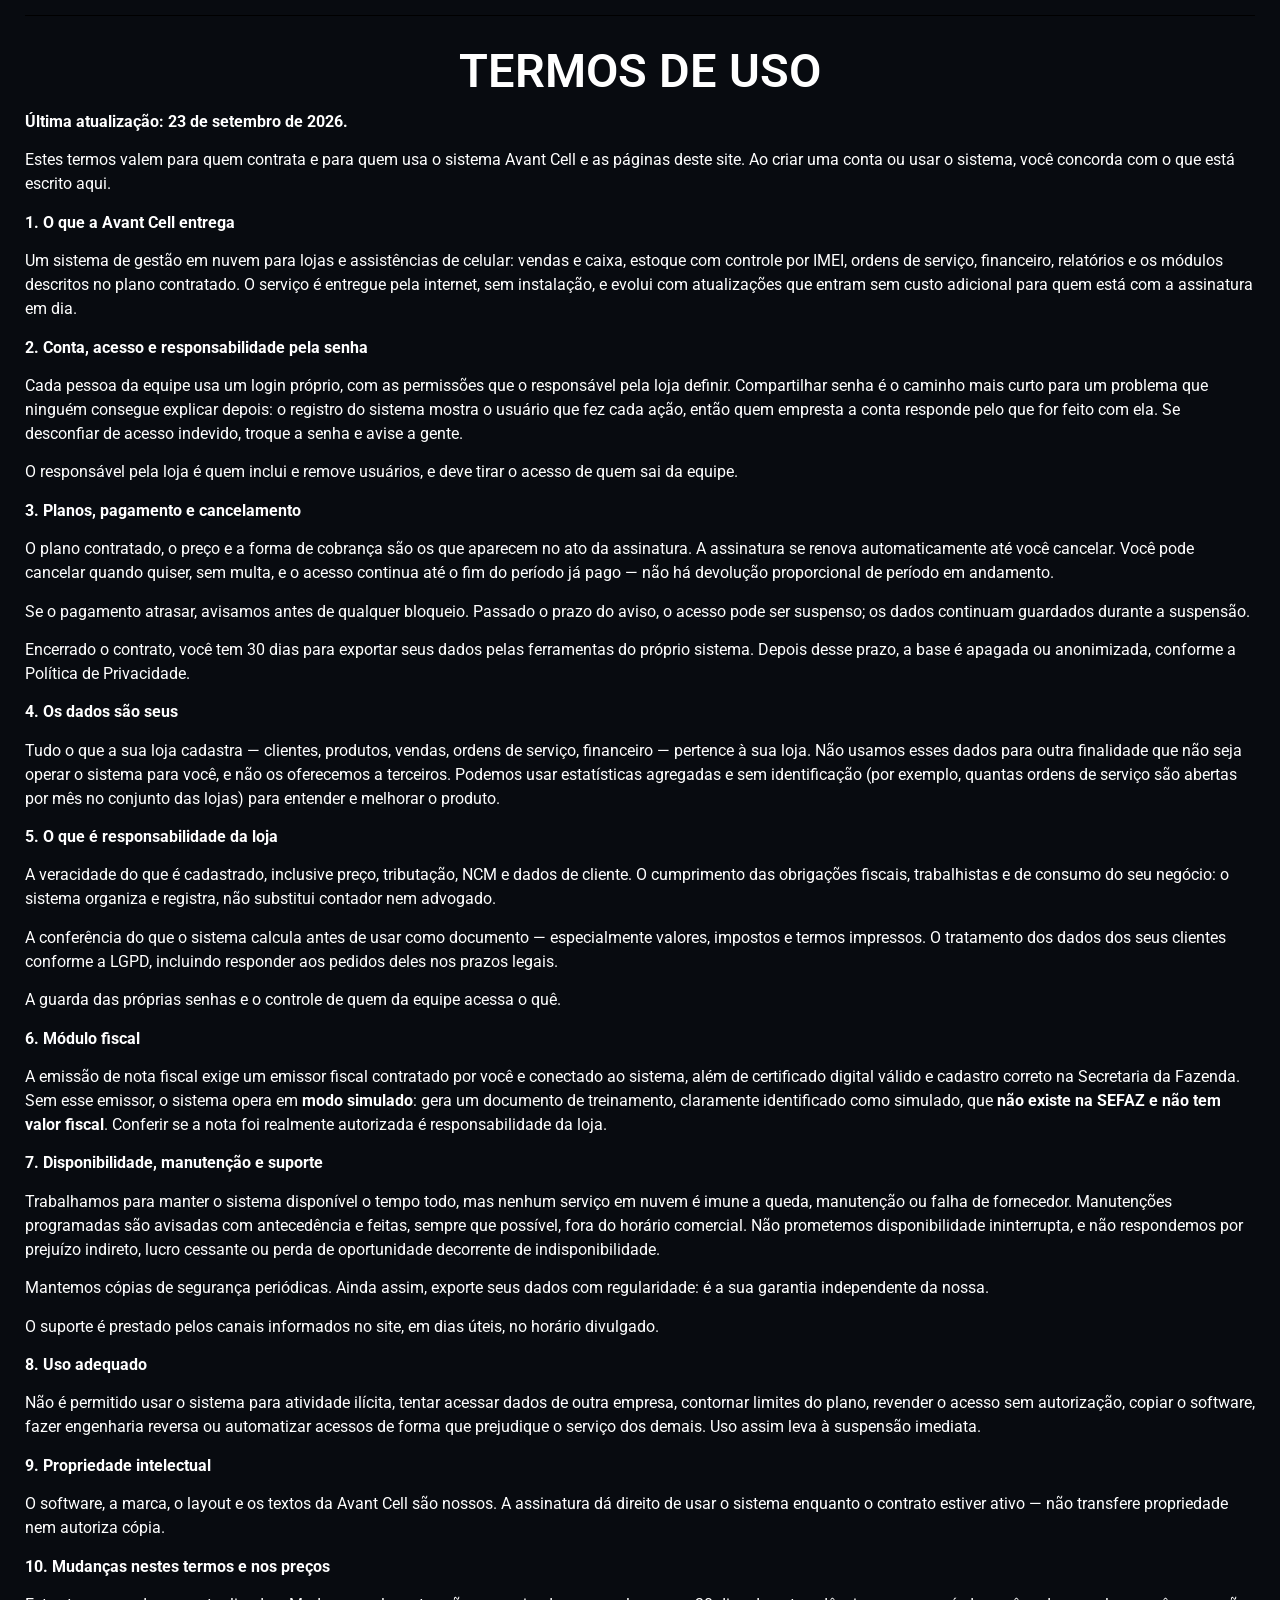
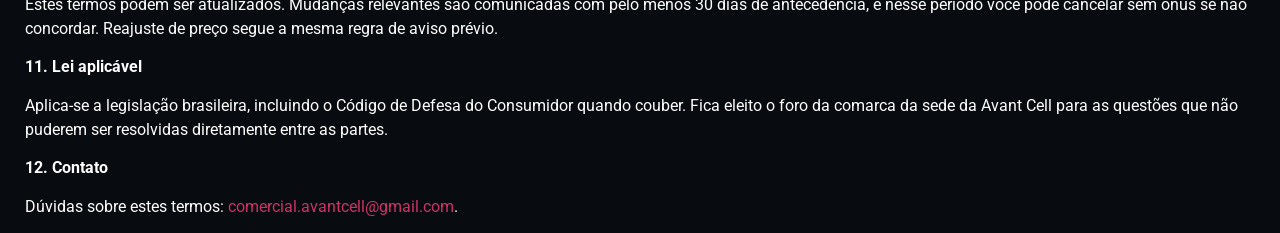
<file: termo-de-uso/index.html>
<!DOCTYPE html>
<html lang="pt-BR">
<head>
	<!-- Google Tag Manager -->
	<script>(function(w,d,s,l,i){w[l]=w[l]||[];w[l].push({'gtm.start':
	new Date().getTime(),event:'gtm.js'});var f=d.getElementsByTagName(s)[0],
	j=d.createElement(s),dl=l!='dataLayer'?'&l='+l:'';j.async=true;j.src=
	'https://www.googletagmanager.com/gtm.js?id='+i+dl;f.parentNode.insertBefore(j,f);
	})(window,document,'script','dataLayer','GTM-543H5GN9');</script>
	<!-- End Google Tag Manager -->
	<script src="/avc-medicao.js" defer></script>
	<meta charset="UTF-8">
		<meta name='robots' content='index, follow, max-image-preview:large, max-snippet:-1, max-video-preview:-1' />

	<!-- This site is optimized with the Yoast SEO plugin v28.4 - https://yoast.com/product/yoast-seo-wordpress/ -->
	<title>Termo de Uso - Avant Cell</title>
	<meta name="description" content="As regras de uso do sistema Avant Cell: conta e senha, planos e cancelamento, de quem são os dados, limites do módulo fiscal e responsabilidades de cada lado." />
<link rel="canonical" href="https://www.avantcell.com.br/termo-de-uso/" />
	<meta property="og:locale" content="pt_BR" />
	<meta property="og:type" content="article" />
	<meta property="og:title" content="Termo de Uso - Avant Cell" />
	<meta property="og:description" content="As regras de uso do sistema Avant Cell: conta e senha, planos e cancelamento, de quem são os dados, limites do módulo fiscal e responsabilidades de cada lado." />
	<meta property="og:url" content="https://www.avantcell.com.br/termo-de-uso/" />
	<meta property="og:site_name" content="Avant Cell" />
	<meta property="article:modified_time" content="2026-04-28T21:02:11+00:00" />
	<meta property="og:image" content="https://www.avantcell.com.br/wp-content/uploads/2026/09/avant-cell-compartilhamento.png" />
	<meta property="og:image:width" content="1200" />
	<meta property="og:image:height" content="630" />
	<meta property="og:image:type" content="image/png" />
	<meta name="twitter:card" content="summary_large_image" />
	<meta name="twitter:label1" content="Est. tempo de leitura" />
	<meta name="twitter:data1" content="6 minutos" />
	<script type="application/ld+json" class="yoast-schema-graph">{"@context":"https://schema.org","@graph":[{"@type":"WebPage","@id":"https://www.avantcell.com.br/termo-de-uso/","url":"https://www.avantcell.com.br/termo-de-uso/","name":"Termo de Uso - Avant Cell","isPartOf":{"@id":"https://www.avantcell.com.br/#website"},"datePublished":"2026-01-12T15:40:07+00:00","dateModified":"2026-04-28T21:02:11+00:00","breadcrumb":{"@id":"https://www.avantcell.com.br/termo-de-uso/#breadcrumb"},"inLanguage":"pt-BR","potentialAction":[{"@type":"ReadAction","target":["https://www.avantcell.com.br/termo-de-uso/"]}]},{"@type":"BreadcrumbList","@id":"https://www.avantcell.com.br/termo-de-uso/#breadcrumb","itemListElement":[{"@type":"ListItem","position":1,"name":"Início","item":"https://www.avantcell.com.br/"},{"@type":"ListItem","position":2,"name":"Termos de Uso"}]},{"@type":"WebSite","@id":"https://www.avantcell.com.br/#website","url":"https://www.avantcell.com.br/","name":"Avant Cell","description":"Sistema de gestão para lojas e assistências de celular","inLanguage":"pt-BR"}]}</script>
	<!-- / Yoast SEO plugin. -->


<style id="wp-img-auto-sizes-contain-inline-css">
img:is([sizes=auto i],[sizes^="auto," i]){contain-intrinsic-size:3000px 1500px}
/*# sourceURL=wp-img-auto-sizes-contain-inline-css */
</style>
<style id="classic-theme-styles-inline-css">
/*! This file is auto-generated */
.wp-block-button__link{color:#fff;background-color:#32373c;border-radius:9999px;box-shadow:none;text-decoration:none;padding:calc(.667em + 2px) calc(1.333em + 2px);font-size:1.125em}.wp-block-file__button{background:#32373c;color:#fff;text-decoration:none}
/*# sourceURL=/wp-includes/css/classic-themes.min.css */
</style>
<style id="safe-svg-svg-icon-style-inline-css">
.safe-svg-cover{text-align:center}.safe-svg-cover .safe-svg-inside{display:inline-block;max-width:100%}.safe-svg-cover svg{fill:currentColor;height:100%;max-height:100%;max-width:100%;width:100%}

/*# sourceURL=../wp-content/plugins/safe-svg/dist/safe-svg-block-frontend.css */
</style>
<style id="global-styles-inline-css">
:root{--wp--preset--aspect-ratio--square: 1;--wp--preset--aspect-ratio--4-3: 4/3;--wp--preset--aspect-ratio--3-4: 3/4;--wp--preset--aspect-ratio--3-2: 3/2;--wp--preset--aspect-ratio--2-3: 2/3;--wp--preset--aspect-ratio--16-9: 16/9;--wp--preset--aspect-ratio--9-16: 9/16;--wp--preset--color--black: #000000;--wp--preset--color--cyan-bluish-gray: #abb8c3;--wp--preset--color--white: #ffffff;--wp--preset--color--pale-pink: #f78da7;--wp--preset--color--vivid-red: #cf2e2e;--wp--preset--color--luminous-vivid-orange: #ff6900;--wp--preset--color--luminous-vivid-amber: #fcb900;--wp--preset--color--light-green-cyan: #7bdcb5;--wp--preset--color--vivid-green-cyan: #00d084;--wp--preset--color--pale-cyan-blue: #8ed1fc;--wp--preset--color--vivid-cyan-blue: #0693e3;--wp--preset--color--vivid-purple: #9b51e0;--wp--preset--gradient--vivid-cyan-blue-to-vivid-purple: linear-gradient(135deg,rgb(6,147,227) 0%,rgb(155,81,224) 100%);--wp--preset--gradient--light-green-cyan-to-vivid-green-cyan: linear-gradient(135deg,rgb(122,220,180) 0%,rgb(0,208,130) 100%);--wp--preset--gradient--luminous-vivid-amber-to-luminous-vivid-orange: linear-gradient(135deg,rgb(252,185,0) 0%,rgb(255,105,0) 100%);--wp--preset--gradient--luminous-vivid-orange-to-vivid-red: linear-gradient(135deg,rgb(255,105,0) 0%,rgb(207,46,46) 100%);--wp--preset--gradient--very-light-gray-to-cyan-bluish-gray: linear-gradient(135deg,rgb(238,238,238) 0%,rgb(169,184,195) 100%);--wp--preset--gradient--cool-to-warm-spectrum: linear-gradient(135deg,rgb(74,234,220) 0%,rgb(151,120,209) 20%,rgb(207,42,186) 40%,rgb(238,44,130) 60%,rgb(251,105,98) 80%,rgb(254,248,76) 100%);--wp--preset--gradient--blush-light-purple: linear-gradient(135deg,rgb(255,206,236) 0%,rgb(152,150,240) 100%);--wp--preset--gradient--blush-bordeaux: linear-gradient(135deg,rgb(254,205,165) 0%,rgb(254,45,45) 50%,rgb(107,0,62) 100%);--wp--preset--gradient--luminous-dusk: linear-gradient(135deg,rgb(255,203,112) 0%,rgb(199,81,192) 50%,rgb(65,88,208) 100%);--wp--preset--gradient--pale-ocean: linear-gradient(135deg,rgb(255,245,203) 0%,rgb(182,227,212) 50%,rgb(51,167,181) 100%);--wp--preset--gradient--electric-grass: linear-gradient(135deg,rgb(202,248,128) 0%,rgb(113,206,126) 100%);--wp--preset--gradient--midnight: linear-gradient(135deg,rgb(2,3,129) 0%,rgb(40,116,252) 100%);--wp--preset--font-size--small: 13px;--wp--preset--font-size--medium: 20px;--wp--preset--font-size--large: 36px;--wp--preset--font-size--x-large: 42px;--wp--preset--spacing--20: 0.44rem;--wp--preset--spacing--30: 0.67rem;--wp--preset--spacing--40: 1rem;--wp--preset--spacing--50: 1.5rem;--wp--preset--spacing--60: 2.25rem;--wp--preset--spacing--70: 3.38rem;--wp--preset--spacing--80: 5.06rem;--wp--preset--shadow--natural: 6px 6px 9px rgba(0, 0, 0, 0.2);--wp--preset--shadow--deep: 12px 12px 50px rgba(0, 0, 0, 0.4);--wp--preset--shadow--sharp: 6px 6px 0px rgba(0, 0, 0, 0.2);--wp--preset--shadow--outlined: 6px 6px 0px -3px rgb(255, 255, 255), 6px 6px rgb(0, 0, 0);--wp--preset--shadow--crisp: 6px 6px 0px rgb(0, 0, 0);}.wp-block-button{--wp--preset--dimension--25: 25%;--wp--preset--dimension--50: 50%;--wp--preset--dimension--75: 75%;--wp--preset--dimension--100: 100%;}:where(body) { margin: 0; }:where(.is-layout-flex){gap: 0.5em;}:where(.is-layout-grid){gap: 0.5em;}body .is-layout-flex{display: flex;}.is-layout-flex{flex-wrap: wrap;align-items: center;}.is-layout-flex > :is(*, div){margin: 0;}body .is-layout-grid{display: grid;}.is-layout-grid > :is(*, div){margin: 0;}body{padding-top: 0px;padding-right: 0px;padding-bottom: 0px;padding-left: 0px;}:root :where(.wp-element-button, .wp-block-button__link){background-color: #32373c;border-width: 0;color: #fff;font-family: inherit;font-size: inherit;font-style: inherit;font-weight: inherit;letter-spacing: inherit;line-height: inherit;padding-top: calc(0.667em + 2px);padding-right: calc(1.333em + 2px);padding-bottom: calc(0.667em + 2px);padding-left: calc(1.333em + 2px);text-decoration: none;text-transform: inherit;}.has-black-color{color: var(--wp--preset--color--black) !important;}.has-cyan-bluish-gray-color{color: var(--wp--preset--color--cyan-bluish-gray) !important;}.has-white-color{color: var(--wp--preset--color--white) !important;}.has-pale-pink-color{color: var(--wp--preset--color--pale-pink) !important;}.has-vivid-red-color{color: var(--wp--preset--color--vivid-red) !important;}.has-luminous-vivid-orange-color{color: var(--wp--preset--color--luminous-vivid-orange) !important;}.has-luminous-vivid-amber-color{color: var(--wp--preset--color--luminous-vivid-amber) !important;}.has-light-green-cyan-color{color: var(--wp--preset--color--light-green-cyan) !important;}.has-vivid-green-cyan-color{color: var(--wp--preset--color--vivid-green-cyan) !important;}.has-pale-cyan-blue-color{color: var(--wp--preset--color--pale-cyan-blue) !important;}.has-vivid-cyan-blue-color{color: var(--wp--preset--color--vivid-cyan-blue) !important;}.has-vivid-purple-color{color: var(--wp--preset--color--vivid-purple) !important;}.has-black-background-color{background-color: var(--wp--preset--color--black) !important;}.has-cyan-bluish-gray-background-color{background-color: var(--wp--preset--color--cyan-bluish-gray) !important;}.has-white-background-color{background-color: var(--wp--preset--color--white) !important;}.has-pale-pink-background-color{background-color: var(--wp--preset--color--pale-pink) !important;}.has-vivid-red-background-color{background-color: var(--wp--preset--color--vivid-red) !important;}.has-luminous-vivid-orange-background-color{background-color: var(--wp--preset--color--luminous-vivid-orange) !important;}.has-luminous-vivid-amber-background-color{background-color: var(--wp--preset--color--luminous-vivid-amber) !important;}.has-light-green-cyan-background-color{background-color: var(--wp--preset--color--light-green-cyan) !important;}.has-vivid-green-cyan-background-color{background-color: var(--wp--preset--color--vivid-green-cyan) !important;}.has-pale-cyan-blue-background-color{background-color: var(--wp--preset--color--pale-cyan-blue) !important;}.has-vivid-cyan-blue-background-color{background-color: var(--wp--preset--color--vivid-cyan-blue) !important;}.has-vivid-purple-background-color{background-color: var(--wp--preset--color--vivid-purple) !important;}.has-black-border-color{border-color: var(--wp--preset--color--black) !important;}.has-cyan-bluish-gray-border-color{border-color: var(--wp--preset--color--cyan-bluish-gray) !important;}.has-white-border-color{border-color: var(--wp--preset--color--white) !important;}.has-pale-pink-border-color{border-color: var(--wp--preset--color--pale-pink) !important;}.has-vivid-red-border-color{border-color: var(--wp--preset--color--vivid-red) !important;}.has-luminous-vivid-orange-border-color{border-color: var(--wp--preset--color--luminous-vivid-orange) !important;}.has-luminous-vivid-amber-border-color{border-color: var(--wp--preset--color--luminous-vivid-amber) !important;}.has-light-green-cyan-border-color{border-color: var(--wp--preset--color--light-green-cyan) !important;}.has-vivid-green-cyan-border-color{border-color: var(--wp--preset--color--vivid-green-cyan) !important;}.has-pale-cyan-blue-border-color{border-color: var(--wp--preset--color--pale-cyan-blue) !important;}.has-vivid-cyan-blue-border-color{border-color: var(--wp--preset--color--vivid-cyan-blue) !important;}.has-vivid-purple-border-color{border-color: var(--wp--preset--color--vivid-purple) !important;}.has-vivid-cyan-blue-to-vivid-purple-gradient-background{background: var(--wp--preset--gradient--vivid-cyan-blue-to-vivid-purple) !important;}.has-light-green-cyan-to-vivid-green-cyan-gradient-background{background: var(--wp--preset--gradient--light-green-cyan-to-vivid-green-cyan) !important;}.has-luminous-vivid-amber-to-luminous-vivid-orange-gradient-background{background: var(--wp--preset--gradient--luminous-vivid-amber-to-luminous-vivid-orange) !important;}.has-luminous-vivid-orange-to-vivid-red-gradient-background{background: var(--wp--preset--gradient--luminous-vivid-orange-to-vivid-red) !important;}.has-very-light-gray-to-cyan-bluish-gray-gradient-background{background: var(--wp--preset--gradient--very-light-gray-to-cyan-bluish-gray) !important;}.has-cool-to-warm-spectrum-gradient-background{background: var(--wp--preset--gradient--cool-to-warm-spectrum) !important;}.has-blush-light-purple-gradient-background{background: var(--wp--preset--gradient--blush-light-purple) !important;}.has-blush-bordeaux-gradient-background{background: var(--wp--preset--gradient--blush-bordeaux) !important;}.has-luminous-dusk-gradient-background{background: var(--wp--preset--gradient--luminous-dusk) !important;}.has-pale-ocean-gradient-background{background: var(--wp--preset--gradient--pale-ocean) !important;}.has-electric-grass-gradient-background{background: var(--wp--preset--gradient--electric-grass) !important;}.has-midnight-gradient-background{background: var(--wp--preset--gradient--midnight) !important;}.has-small-font-size{font-size: var(--wp--preset--font-size--small) !important;}.has-medium-font-size{font-size: var(--wp--preset--font-size--medium) !important;}.has-large-font-size{font-size: var(--wp--preset--font-size--large) !important;}.has-x-large-font-size{font-size: var(--wp--preset--font-size--x-large) !important;}
:root :where(.wp-block-icon svg){width: 24px;}
:where(.wp-block-gallery.is-layout-flex){gap: var( --wp--style--gallery-gap-default, var( --gallery-block--gutter-size, var( --wp--style--block-gap, 0.5em ) ) );}:where(.wp-block-gallery.is-layout-grid){gap: var( --wp--style--gallery-gap-default, var( --gallery-block--gutter-size, var( --wp--style--block-gap, 0.5em ) ) );}
:where(.wp-block-latest-posts.is-layout-flex){gap: 1.25em;}:where(.wp-block-latest-posts.is-layout-grid){gap: 1.25em;}
:where(.wp-block-post-template.is-layout-flex){gap: 1.25em;}:where(.wp-block-post-template.is-layout-grid){gap: 1.25em;}
:where(.wp-block-term-template.is-layout-flex){gap: 1.25em;}:where(.wp-block-term-template.is-layout-grid){gap: 1.25em;}
:where(.wp-block-columns.is-layout-flex){gap: 2em;}:where(.wp-block-columns.is-layout-grid){gap: 2em;}
:root :where(.wp-block-pullquote){font-size: 1.5em;line-height: 1.6;}
/*# sourceURL=global-styles-inline-css */
</style>
<link rel='stylesheet' id='wpo_min-header-0-css' href='../wp-content/cache/wpo-minify/1787875534/assets/wpo-minify-header-0c1d719f.min.css' media='all' />
<script type='text/javascript'>
		var elementskit = {
			resturl: '',
		}

		</script><script id="wpo_min-header-0-js" src="../wp-content/cache/wpo-minify/1787875534/assets/wpo-minify-header-b1f016dd.min.js"></script>
<meta name="generator" content="Elementor 4.2.3; features: e_font_icon_svg, additional_custom_breakpoints; settings: css_print_method-external, google_font-enabled, font_display-swap">
			<style>
				.e-con.e-parent:nth-of-type(n+4):not(.e-lazyloaded):not(.e-no-lazyload),
				.e-con.e-parent:nth-of-type(n+4):not(.e-lazyloaded):not(.e-no-lazyload) * {
					background-image: none !important;
				}
				@media screen and (max-height: 1024px) {
					.e-con.e-parent:nth-of-type(n+3):not(.e-lazyloaded):not(.e-no-lazyload),
					.e-con.e-parent:nth-of-type(n+3):not(.e-lazyloaded):not(.e-no-lazyload) * {
						background-image: none !important;
					}
				}
				@media screen and (max-height: 640px) {
					.e-con.e-parent:nth-of-type(n+2):not(.e-lazyloaded):not(.e-no-lazyload),
					.e-con.e-parent:nth-of-type(n+2):not(.e-lazyloaded):not(.e-no-lazyload) * {
						background-image: none !important;
					}
				}
			</style>
			<link rel="icon" href="../wp-content/uploads/2026/05/cropped-FAVICON-AVANT-CELL-32x32.webp" sizes="32x32" />
<link rel="icon" href="../wp-content/uploads/2026/05/cropped-FAVICON-AVANT-CELL-192x192.webp" sizes="192x192" />
<link rel="apple-touch-icon" href="../wp-content/uploads/2026/05/cropped-FAVICON-AVANT-CELL-180x180.webp" />
<meta name="msapplication-TileImage" content="../wp-content/uploads/2026/05/cropped-FAVICON-AVANT-CELL-270x270.webp" />
	<meta name="viewport" content="width=device-width, initial-scale=1.0, viewport-fit=cover" /></head>
<body data-rsssl=1 class="wp-singular page-template page-template-elementor_canvas page page-id-5090 wp-theme-hello-elementor elementor-default elementor-template-canvas elementor-kit-7 elementor-page elementor-page-5090">
<!-- Google Tag Manager (noscript) -->
<noscript><iframe src="https://www.googletagmanager.com/ns.html?id=GTM-543H5GN9"
height="0" width="0" style="display:none;visibility:hidden"></iframe></noscript>
<!-- End Google Tag Manager (noscript) -->
			<e-page-transition preloader-type="image" preloader-image-url="../wp-content/uploads/2026/05/LOGO.svg" class="e-page-transition--entering" >
					</e-page-transition>
		<div data-elementor-type="wp-page" data-elementor-id="5090" class="elementor elementor-5090" data-elementor-post-type="page">
				<div class="elementor-element elementor-element-f955b16 e-flex e-con-boxed e-con e-parent" data-id="f955b16" data-element_type="container" data-e-type="container">
					<div class="e-con-inner">
				<div class="elementor-element elementor-element-7eec2f9 elementor-widget__width-inherit elementor-widget-divider--view-line elementor-widget elementor-widget-divider" data-id="7eec2f9" data-element_type="widget" data-e-type="widget" data-widget_type="divider.default">
							<div class="elementor-divider">
			<span class="elementor-divider-separator">
						</span>
		</div>
						</div>
				<div class="elementor-element elementor-element-bdd66be elementor-widget__width-initial elementor-widget elementor-widget-heading" data-id="bdd66be" data-element_type="widget" data-e-type="widget" data-widget_type="heading.default">
					<h1 class="elementor-heading-title elementor-size-default">TERMOS DE USO</h1>				</div>
				<div class="elementor-element elementor-element-2528828 elementor-widget elementor-widget-text-editor" data-id="2528828" data-element_type="widget" data-e-type="widget" data-widget_type="text-editor.avc">
<p><strong>Última atualização: 23 de setembro de 2026.</strong></p>

<p>Estes termos valem para quem contrata e para quem usa o sistema Avant Cell e as páginas deste site. Ao criar uma conta ou usar o sistema, você concorda com o que está escrito aqui.</p>

<p><strong>1. O que a Avant Cell entrega</strong></p>

<p>Um sistema de gestão em nuvem para lojas e assistências de celular: vendas e caixa, estoque com controle por IMEI, ordens de serviço, financeiro, relatórios e os módulos descritos no plano contratado. O serviço é entregue pela internet, sem instalação, e evolui com atualizações que entram sem custo adicional para quem está com a assinatura em dia.</p>

<p><strong>2. Conta, acesso e responsabilidade pela senha</strong></p>

<p>Cada pessoa da equipe usa um login próprio, com as permissões que o responsável pela loja definir. Compartilhar senha é o caminho mais curto para um problema que ninguém consegue explicar depois: o registro do sistema mostra o usuário que fez cada ação, então quem empresta a conta responde pelo que for feito com ela. Se desconfiar de acesso indevido, troque a senha e avise a gente.</p>

<p>O responsável pela loja é quem inclui e remove usuários, e deve tirar o acesso de quem sai da equipe.</p>

<p><strong>3. Planos, pagamento e cancelamento</strong></p>

<p>O plano contratado, o preço e a forma de cobrança são os que aparecem no ato da assinatura. A assinatura se renova automaticamente até você cancelar. Você pode cancelar quando quiser, sem multa, e o acesso continua até o fim do período já pago — não há devolução proporcional de período em andamento.</p>

<p>Se o pagamento atrasar, avisamos antes de qualquer bloqueio. Passado o prazo do aviso, o acesso pode ser suspenso; os dados continuam guardados durante a suspensão.</p>

<p>Encerrado o contrato, você tem 30 dias para exportar seus dados pelas ferramentas do próprio sistema. Depois desse prazo, a base é apagada ou anonimizada, conforme a Política de Privacidade.</p>

<p><strong>4. Os dados são seus</strong></p>

<p>Tudo o que a sua loja cadastra — clientes, produtos, vendas, ordens de serviço, financeiro — pertence à sua loja. Não usamos esses dados para outra finalidade que não seja operar o sistema para você, e não os oferecemos a terceiros. Podemos usar estatísticas agregadas e sem identificação (por exemplo, quantas ordens de serviço são abertas por mês no conjunto das lojas) para entender e melhorar o produto.</p>

<p><strong>5. O que é responsabilidade da loja</strong></p>

<p>A veracidade do que é cadastrado, inclusive preço, tributação, NCM e dados de cliente. O cumprimento das obrigações fiscais, trabalhistas e de consumo do seu negócio: o sistema organiza e registra, não substitui contador nem advogado.</p>

<p>A conferência do que o sistema calcula antes de usar como documento — especialmente valores, impostos e termos impressos. O tratamento dos dados dos seus clientes conforme a LGPD, incluindo responder aos pedidos deles nos prazos legais.</p>

<p>A guarda das próprias senhas e o controle de quem da equipe acessa o quê.</p>

<p><strong>6. Módulo fiscal</strong></p>

<p>A emissão de nota fiscal exige um emissor fiscal contratado por você e conectado ao sistema, além de certificado digital válido e cadastro correto na Secretaria da Fazenda. Sem esse emissor, o sistema opera em <strong>modo simulado</strong>: gera um documento de treinamento, claramente identificado como simulado, que <strong>não existe na SEFAZ e não tem valor fiscal</strong>. Conferir se a nota foi realmente autorizada é responsabilidade da loja.</p>

<p><strong>7. Disponibilidade, manutenção e suporte</strong></p>

<p>Trabalhamos para manter o sistema disponível o tempo todo, mas nenhum serviço em nuvem é imune a queda, manutenção ou falha de fornecedor. Manutenções programadas são avisadas com antecedência e feitas, sempre que possível, fora do horário comercial. Não prometemos disponibilidade ininterrupta, e não respondemos por prejuízo indireto, lucro cessante ou perda de oportunidade decorrente de indisponibilidade.</p>

<p>Mantemos cópias de segurança periódicas. Ainda assim, exporte seus dados com regularidade: é a sua garantia independente da nossa.</p>

<p>O suporte é prestado pelos canais informados no site, em dias úteis, no horário divulgado.</p>

<p><strong>8. Uso adequado</strong></p>

<p>Não é permitido usar o sistema para atividade ilícita, tentar acessar dados de outra empresa, contornar limites do plano, revender o acesso sem autorização, copiar o software, fazer engenharia reversa ou automatizar acessos de forma que prejudique o serviço dos demais. Uso assim leva à suspensão imediata.</p>

<p><strong>9. Propriedade intelectual</strong></p>

<p>O software, a marca, o layout e os textos da Avant Cell são nossos. A assinatura dá direito de usar o sistema enquanto o contrato estiver ativo — não transfere propriedade nem autoriza cópia.</p>

<p><strong>10. Mudanças nestes termos e nos preços</strong></p>

<p>Estes termos podem ser atualizados. Mudanças relevantes são comunicadas com pelo menos 30 dias de antecedência, e nesse período você pode cancelar sem ônus se não concordar. Reajuste de preço segue a mesma regra de aviso prévio.</p>

<p><strong>11. Lei aplicável</strong></p>

<p>Aplica-se a legislação brasileira, incluindo o Código de Defesa do Consumidor quando couber. Fica eleito o foro da comarca da sede da Avant Cell para as questões que não puderem ser resolvidas diretamente entre as partes.</p>

<p><strong>12. Contato</strong></p>

<p>Dúvidas sobre estes termos: <a href="mailto:comercial.avantcell@gmail.com">comercial.avantcell@gmail.com</a>.</p>
				</div>
					</div>
				</div>
				</div>
		<script type="speculationrules">
{"prefetch":[{"source":"document","where":{"and":[{"href_matches":"/*"},{"not":{"href_matches":["/wp-*.php","/wp-admin/*","/wp-content/uploads/*","/wp-content/*","/wp-content/plugins/*","/wp-content/themes/hello-elementor/*","/*\\?(.+)"]}},{"not":{"selector_matches":"a[rel~=\"nofollow\"]"}},{"not":{"selector_matches":".no-prefetch, .no-prefetch a"}}]},"eagerness":"conservative"}]}
</script>

			<script>
				( () => {
					const lazyloadRunObserver = () => {
						const lazyloadBackgrounds = document.querySelectorAll( `.e-con.e-parent:not(.e-lazyloaded)` );
						const lazyloadBackgroundObserver = new IntersectionObserver( ( entries ) => {
							entries.forEach( ( entry ) => {
								if ( entry.isIntersecting ) {
									let lazyloadBackground = entry.target;
									if( lazyloadBackground ) {
										lazyloadBackground.classList.add( 'e-lazyloaded' );
									}
									lazyloadBackgroundObserver.unobserve( entry.target );
								}
							});
						}, { rootMargin: '200px 0px 200px 0px' } );
						lazyloadBackgrounds.forEach( ( lazyloadBackground ) => {
							lazyloadBackgroundObserver.observe( lazyloadBackground );
						} );
					};
					const events = [
						'DOMContentLoaded',
						'elementor/lazyload/observe',
					];
					events.forEach( ( event ) => {
						document.addEventListener( event, lazyloadRunObserver );
					} );
				} )();
			</script>
			<script id="wpo_min-footer-0-js" src="../wp-content/cache/wpo-minify/1787875534/assets/wpo-minify-footer-25fb3306.min.js"></script>
<script id="wpo_min-footer-1-js" src="../wp-content/cache/wpo-minify/1787875534/assets/wpo-minify-footer-6c980793.min.js"></script>
<script id="wpo_min-footer-2-js" src="../wp-content/cache/wpo-minify/1787875534/assets/wpo-minify-footer-5d132ae6.min.js"></script>
<script id="wpo_min-footer-3-js" src="../wp-content/cache/wpo-minify/1787875534/assets/wpo-minify-footer-fdc01558.min.js"></script>
	<script src="../logo-adaptativa.js" defer></script>
</body>
</html>

<!-- Cached by WP-Optimize (gzip) - https://teamupdraft.com/wp-optimize/ - Last modified: September 4, 2026 12:28 pm (UTC:0) -->
</file>
<file: avc-ajustes.css>
/* Avant Cell - ajuste para tablet (iPad).

   O tema so tem dois desenhos: telefone (ate 767px) e desktop (768px em
   diante). No iPad, que caia no desenho de desktop, o cabecalho e as secoes
   usavam larguras fixas de ate 1346px e vazavam para fora da tela.

   Aqui o iPad passa a usar o desenho do telefone, que ja e testado, sem as
   regras que escondem itens no celular - assim a logo e os botoes do topo
   continuam visiveis. */
@media (min-width: 768px) and (max-width: 1024px) {
  .e-con,
  .e-con-inner {
    max-width: 100% !important;
  }

  .elementor-element {
    --content-width: 100% !important;
  }

/* de wpo-minify-header-0afb719d.min.css */

.elementor-5071 .elementor-element.elementor-element-bdd66be .elementor-heading-title{font-size:24px}.elementor-5071 .elementor-element.elementor-element-bdd66be{--container-widget-width:1000px;--container-widget-flex-grow:0;width:var(--container-widget-width,1000px);max-width:1000px}.elementor-5071 .elementor-element.elementor-element-2528828{text-align:center;font-size:17px}

/* de wpo-minify-header-0c1d719f.min.css */

.elementor-5090 .elementor-element.elementor-element-bdd66be{--container-widget-width:1000px;--container-widget-flex-grow:0;width:var(--container-widget-width,1000px);max-width:1000px}.elementor-5090 .elementor-element.elementor-element-bdd66be .elementor-heading-title{font-size:24px}.elementor-5090 .elementor-element.elementor-element-2528828{text-align:center;font-size:17px}

/* de wpo-minify-header-329cac95.min.css */

.elementor-6139 .elementor-element.elementor-element-59f3ee4:not(.elementor-motion-effects-element-type-background),.elementor-6139 .elementor-element.elementor-element-59f3ee4>.elementor-motion-effects-container>.elementor-motion-effects-layer{}.elementor-6139 .elementor-element.elementor-element-59f3ee4{--min-height:1000px;--justify-content:flex-start;--align-items:flex-start;--container-widget-width:calc( ( 1 - var( --container-widget-flex-grow ) ) * 100% );--padding-top:70px;--padding-bottom:0px;--padding-left:20px;--padding-right:20px}.elementor-6139 .elementor-element.elementor-element-d5abe6a{--margin-top:0px;--margin-bottom:0px;--margin-left:0px;--margin-right:0px;--padding-top:0px;--padding-bottom:0px;--padding-left:0px;--padding-right:0px}.elementor-6139 .elementor-element.elementor-element-a194119.elementor-element{--align-self:center}.elementor-6139 .elementor-element.elementor-element-a194119{font-size:12px}.elementor-6139 .elementor-element.elementor-element-717e85d{--container-widget-width:242px;--container-widget-flex-grow:0;width:var(--container-widget-width,242px);max-width:242px;text-align:center}.elementor-6139 .elementor-element.elementor-element-717e85d.elementor-element{--align-self:center}.elementor-6139 .elementor-element.elementor-element-717e85d .elementor-heading-title{font-size:24px}.elementor-6139 .elementor-element.elementor-element-d75c4e6{width:var(--container-widget-width,333px);max-width:333px;--container-widget-width:333px;--container-widget-flex-grow:0;text-align:center;font-size:14px;line-height:1.6em}.elementor-6139 .elementor-element.elementor-element-d75c4e6.elementor-element{--align-self:center}body:not(.rtl) .elementor-6139 .elementor-element.elementor-element-c2a45c0{left:0}body.rtl .elementor-6139 .elementor-element.elementor-element-c2a45c0{right:0}.elementor-6139 .elementor-element.elementor-element-c2a45c0{top:53px}.elementor-6139 .elementor-element.elementor-element-c2a45c0 img{width:170px}

/* de wpo-minify-header-3ab0bdfd.min.css */

.elementor-6023 .elementor-element.elementor-element-aca32e4{--gap:30px 30px;--row-gap:30px;--column-gap:30px;--padding-top:100px;--padding-bottom:0px;--padding-left:20px;--padding-right:20px}.elementor-6023 .elementor-element.elementor-element-2df48e5{font-size:12px}.elementor-6023 .elementor-element.elementor-element-03bf86c{--container-widget-width:306px;--container-widget-flex-grow:0;width:var(--container-widget-width,306px);max-width:306px}.elementor-6023 .elementor-element.elementor-element-03bf86c .elementor-heading-title{font-size:24px}.elementor-6023 .elementor-element.elementor-element-44d9dcc{width:var(--container-widget-width,301px);max-width:301px;--container-widget-width:301px;--container-widget-flex-grow:0;text-align:center;font-size:14px;line-height:1.6em}.elementor-6023 .elementor-element.elementor-element-44d9dcc.elementor-element{--align-self:center}.elementor-6023 .elementor-element.elementor-element-22390ef:not(.elementor-motion-effects-element-type-background),.elementor-6023 .elementor-element.elementor-element-22390ef>.elementor-motion-effects-container>.elementor-motion-effects-layer{background-image:url(wp-content/uploads/2026/05/frame21472245901.webp)}.elementor-6023 .elementor-element.elementor-element-22390ef{--min-height:900px;--margin-top:-32px;--margin-bottom:0px;--margin-left:0px;--margin-right:0px;--padding-top:0px;--padding-bottom:0px;--padding-left:20px;--padding-right:20px}.elementor-6023 .elementor-element.elementor-element-328279d.elementor-element{--align-self:center}.elementor-6023 .elementor-element.elementor-element-328279d{font-size:12px}.elementor-6023 .elementor-element.elementor-element-77dae4b{text-align:center}.elementor-6023 .elementor-element.elementor-element-77dae4b .elementor-heading-title{font-size:24px}.elementor-6023 .elementor-element.elementor-element-d704499{width:auto;max-width:auto;text-align:center;font-size:14px;line-height:1.6em}.elementor-6023 .elementor-element.elementor-element-d704499.elementor-element{--align-self:center}.elementor-6023 .elementor-element.elementor-element-1ef65c6.elementor-element{--align-self:center}.elementor-6023 .elementor-element.elementor-element-eb68322{--justify-content:flex-start;--gap:140px 140px;--row-gap:140px;--column-gap:140px;--padding-top:70px;--padding-bottom:0px;--padding-left:0px;--padding-right:0px}.elementor-6023 .elementor-element.elementor-element-50cf78a{top:158px}.elementor-6023 .elementor-element.elementor-element-50cf78a img{width:202px}.elementor-6023 .elementor-element.elementor-element-880a256 img{width:175px}.elementor-6023 .elementor-element.elementor-element-88693cf{--margin-top:-78px;--margin-bottom:0px;--margin-left:0px;--margin-right:0px}.elementor-6023 .elementor-element.elementor-element-239f6c3{--padding-top:0px;--padding-bottom:60px;--padding-left:20px;--padding-right:20px}.elementor-6023 .elementor-element.elementor-element-cd548ae{font-size:12px}.elementor-6023 .elementor-element.elementor-element-6f55d91{--container-widget-width:306px;--container-widget-flex-grow:0;width:var(--container-widget-width,306px);max-width:306px}.elementor-6023 .elementor-element.elementor-element-6f55d91 .elementor-heading-title{font-size:24px}.elementor-6023 .elementor-element.elementor-element-795a20c{width:var(--container-widget-width,264px);max-width:264px;--container-widget-width:264px;--container-widget-flex-grow:0;text-align:center;font-size:14px;line-height:1.6em}.elementor-6023 .elementor-element.elementor-element-795a20c.elementor-element{--align-self:center}.elementor-6023 .elementor-element.elementor-element-83fab75 .elementor-icon-box-title,.elementor-6023 .elementor-element.elementor-element-83fab75 .elementor-icon-box-title a{font-size:18px}.elementor-6023 .elementor-element.elementor-element-83fab75 .elementor-icon-box-description{font-size:14px}.elementor-6023 .elementor-element.elementor-element-27445a4{width:var(--container-widget-width,264px);max-width:264px;--container-widget-width:264px;--container-widget-flex-grow:0;text-align:start;font-size:14px;line-height:1.6em}.elementor-6023 .elementor-element.elementor-element-27445a4.elementor-element{--align-self:center}.elementor-6023 .elementor-element.elementor-element-efbc88d .elementor-icon-box-title,.elementor-6023 .elementor-element.elementor-element-efbc88d .elementor-icon-box-title a{font-size:18px}.elementor-6023 .elementor-element.elementor-element-efbc88d .elementor-icon-box-description{font-size:14px}.elementor-6023 .elementor-element.elementor-element-5963043{width:var(--container-widget-width,264px);max-width:264px;--container-widget-width:264px;--container-widget-flex-grow:0;text-align:start;font-size:14px;line-height:1.6em}.elementor-6023 .elementor-element.elementor-element-5963043.elementor-element{--align-self:center}

/* de wpo-minify-header-5b7fef23.min.css */

.elementor-6188 .elementor-element.elementor-element-ccdb93d{--gap:30px 30px;--row-gap:30px;--column-gap:30px;--margin-top:0px;--margin-bottom:0px;--margin-left:0px;--margin-right:0px;--padding-top:100px;--padding-bottom:0px;--padding-left:0px;--padding-right:0px}.elementor-6188 .elementor-element.elementor-element-ebd5509{--margin-top:0px;--margin-bottom:0px;--margin-left:0px;--margin-right:0px;--padding-top:0px;--padding-bottom:0px;--padding-left:0px;--padding-right:0px}.elementor-6188 .elementor-element.elementor-element-571784b{font-size:12px}.elementor-6188 .elementor-element.elementor-element-3fabed2{--container-widget-width:306px;--container-widget-flex-grow:0;width:var(--container-widget-width,306px);max-width:306px}.elementor-6188 .elementor-element.elementor-element-3fabed2 .elementor-heading-title{font-size:24px}.elementor-6188 .elementor-element.elementor-element-de77101{width:var(--container-widget-width,301px);max-width:301px;--container-widget-width:301px;--container-widget-flex-grow:0;text-align:center;font-size:14px;line-height:1.6em}.elementor-6188 .elementor-element.elementor-element-de77101.elementor-element{--align-self:center}.elementor-6188 .elementor-element.elementor-element-a52fc2c{--margin-top:0px;--margin-bottom:0px;--margin-left:0px;--margin-right:0px;--padding-top:0px;--padding-bottom:0px;--padding-left:0px;--padding-right:0px}.elementor-6188 .elementor-element.elementor-element-40721d9{--justify-content:flex-start}.elementor-6188 .elementor-element.elementor-element-42b55d9{--min-height:540px;--gap:25px 25px;--row-gap:25px;--column-gap:25px}.elementor-6188 .elementor-element.elementor-element-c6b5ab2{--gap:15px 15px;--row-gap:15px;--column-gap:15px}.elementor-6188 .elementor-element.elementor-element-608f48e{width:var(--container-widget-width,301px);max-width:301px;--container-widget-width:301px;--container-widget-flex-grow:0;text-align:start;font-size:14px;line-height:1.6em}.elementor-6188 .elementor-element.elementor-element-608f48e.elementor-element{--align-self:center}.elementor-6188 .elementor-element.elementor-element-5edf4f4{--container-widget-width:306px;--container-widget-flex-grow:0;width:var(--container-widget-width,306px);max-width:306px}.elementor-6188 .elementor-element.elementor-element-5edf4f4 .elementor-heading-title{font-size:30px}.elementor-6188 .elementor-element.elementor-element-e830140{--padding-top:20px;--padding-bottom:3px;--padding-left:3px;--padding-right:3px}.elementor-6188 .elementor-element.elementor-element-977c4c6{--min-height:510px;--gap:25px 25px;--row-gap:25px;--column-gap:25px}.elementor-6188 .elementor-element.elementor-element-c5c76a3{--gap:15px 15px;--row-gap:15px;--column-gap:15px}.elementor-6188 .elementor-element.elementor-element-1e90e5e{width:var(--container-widget-width,301px);max-width:301px;--container-widget-width:301px;--container-widget-flex-grow:0;text-align:start;font-size:14px;line-height:1.6em}.elementor-6188 .elementor-element.elementor-element-1e90e5e.elementor-element{--align-self:center}.elementor-6188 .elementor-element.elementor-element-0f08928{--container-widget-width:306px;--container-widget-flex-grow:0;width:var(--container-widget-width,306px);max-width:306px}.elementor-6188 .elementor-element.elementor-element-0f08928 .elementor-heading-title{font-size:30px}.elementor-6188 .elementor-element.elementor-element-88eeb26{--justify-content:flex-start;--gap:0px 0px;--row-gap:0px;--column-gap:0px}.elementor-6188 .elementor-element.elementor-element-a070a6f{--min-height:540px;--gap:25px 25px;--row-gap:25px;--column-gap:25px}.elementor-6188 .elementor-element.elementor-element-2ae6825{--gap:15px 15px;--row-gap:15px;--column-gap:15px}.elementor-6188 .elementor-element.elementor-element-b73e5c9{width:var(--container-widget-width,301px);max-width:301px;--container-widget-width:301px;--container-widget-flex-grow:0;text-align:start;font-size:14px;line-height:1.6em}.elementor-6188 .elementor-element.elementor-element-b73e5c9.elementor-element{--align-self:center}.elementor-6188 .elementor-element.elementor-element-4b43f18{--container-widget-width:306px;--container-widget-flex-grow:0;width:var(--container-widget-width,306px);max-width:306px}.elementor-6188 .elementor-element.elementor-element-4b43f18 .elementor-heading-title{font-size:30px}.elementor-6188 .elementor-element.elementor-element-3b25c57{--e-n-carousel-swiper-slides-to-display:1}.elementor-6188 .elementor-element.elementor-element-ba96ed2{--margin-top:0px;--margin-bottom:0px;--margin-left:0px;--margin-right:0px;--padding-top:0px;--padding-bottom:0px;--padding-left:0px;--padding-right:0px}.elementor-6188 .elementor-element.elementor-element-1884b30{--justify-content:flex-start}.elementor-6188 .elementor-element.elementor-element-6df16d3{--min-height:540px;--gap:25px 25px;--row-gap:25px;--column-gap:25px}.elementor-6188 .elementor-element.elementor-element-8b7f358{--gap:10px 10px;--row-gap:10px;--column-gap:10px}.elementor-6188 .elementor-element.elementor-element-4e8a2dd{width:var(--container-widget-width,301px);max-width:301px;--container-widget-width:301px;--container-widget-flex-grow:0;text-align:start;font-size:14px;line-height:1.6em}.elementor-6188 .elementor-element.elementor-element-4e8a2dd.elementor-element{--align-self:center}.elementor-6188 .elementor-element.elementor-element-aaba223{--container-widget-width:306px;--container-widget-flex-grow:0;width:var(--container-widget-width,306px);max-width:306px}.elementor-6188 .elementor-element.elementor-element-aaba223 .elementor-heading-title{font-size:30px}.elementor-6188 .elementor-element.elementor-element-678a09d{--gap:10px 10px;--row-gap:10px;--column-gap:10px}.elementor-6188 .elementor-element.elementor-element-c42e66f{--gap:10px 10px;--row-gap:10px;--column-gap:10px}.elementor-6188 .elementor-element.elementor-element-36cb676{--padding-top:20px;--padding-bottom:3px;--padding-left:3px;--padding-right:3px}.elementor-6188 .elementor-element.elementor-element-c625c96{--min-height:510px;--gap:25px 25px;--row-gap:25px;--column-gap:25px}.elementor-6188 .elementor-element.elementor-element-bd1996b{--gap:15px 15px;--row-gap:15px;--column-gap:15px}.elementor-6188 .elementor-element.elementor-element-93acefb{width:var(--container-widget-width,301px);max-width:301px;--container-widget-width:301px;--container-widget-flex-grow:0;text-align:start;font-size:14px;line-height:1.6em}.elementor-6188 .elementor-element.elementor-element-93acefb.elementor-element{--align-self:center}.elementor-6188 .elementor-element.elementor-element-1e60ce8{--container-widget-width:306px;--container-widget-flex-grow:0;width:var(--container-widget-width,306px);max-width:306px}.elementor-6188 .elementor-element.elementor-element-1e60ce8 .elementor-heading-title{font-size:30px}.elementor-6188 .elementor-element.elementor-element-620dac0{--justify-content:flex-start;--gap:0px 0px;--row-gap:0px;--column-gap:0px}.elementor-6188 .elementor-element.elementor-element-92e7406{--min-height:540px;--gap:25px 25px;--row-gap:25px;--column-gap:25px}.elementor-6188 .elementor-element.elementor-element-551cb24{--gap:15px 15px;--row-gap:15px;--column-gap:15px}.elementor-6188 .elementor-element.elementor-element-0ca8529{width:var(--container-widget-width,301px);max-width:301px;--container-widget-width:301px;--container-widget-flex-grow:0;text-align:start;font-size:14px;line-height:1.6em}.elementor-6188 .elementor-element.elementor-element-0ca8529.elementor-element{--align-self:center}.elementor-6188 .elementor-element.elementor-element-8762479{--container-widget-width:306px;--container-widget-flex-grow:0;width:var(--container-widget-width,306px);max-width:306px}.elementor-6188 .elementor-element.elementor-element-8762479 .elementor-heading-title{font-size:30px}.elementor-6188 .elementor-element.elementor-element-4b19b31{--e-n-carousel-swiper-slides-to-display:1}.elementor-6188 .elementor-element.elementor-element-2ed2bcd{padding:0 10px 0 10px;--n-tabs-title-font-size:13px}.elementor-6188 .elementor-element.elementor-element-0632514{--padding-top:0px;--padding-bottom:80px;--padding-left:20px;--padding-right:20px}.elementor-6188 .elementor-element.elementor-element-4ea3369{font-size:12px}.elementor-6188 .elementor-element.elementor-element-77bd946{--container-widget-width:306px;--container-widget-flex-grow:0;width:var(--container-widget-width,306px);max-width:306px}.elementor-6188 .elementor-element.elementor-element-77bd946 .elementor-heading-title{font-size:24px}.elementor-6188 .elementor-element.elementor-element-bac4e0d{width:var(--container-widget-width,301px);max-width:301px;--container-widget-width:301px;--container-widget-flex-grow:0;text-align:center;font-size:14px;line-height:1.6em}.elementor-6188 .elementor-element.elementor-element-bac4e0d.elementor-element{--align-self:center}.elementor-6188 .elementor-element.elementor-element-9e6f47c{width:auto;max-width:auto;text-align:start;font-size:13px;line-height:1.6em}.elementor-6188 .elementor-element.elementor-element-9e6f47c.elementor-element{--align-self:center}.elementor-6188 .elementor-element.elementor-element-6e26ad4{width:auto;max-width:auto;text-align:start;font-size:13px;line-height:1.6em}.elementor-6188 .elementor-element.elementor-element-6e26ad4.elementor-element{--align-self:center}.elementor-6188 .elementor-element.elementor-element-b3d959d{width:auto;max-width:auto;text-align:start;font-size:13px;line-height:1.6em}.elementor-6188 .elementor-element.elementor-element-b3d959d.elementor-element{--align-self:center}.elementor-6188 .elementor-element.elementor-element-5a6da44{width:auto;max-width:auto;text-align:start;font-size:13px;line-height:1.6em}.elementor-6188 .elementor-element.elementor-element-5a6da44.elementor-element{--align-self:center}.elementor-6188 .elementor-element.elementor-element-324844a{width:auto;max-width:auto;text-align:start;font-size:13px;line-height:1.6em}.elementor-6188 .elementor-element.elementor-element-324844a.elementor-element{--align-self:center}.elementor-6188 .elementor-element.elementor-element-4ee8233{--n-accordion-title-font-size:14px}

.elementor-6188 .elementor-element.elementor-element-3b25c57 .swiper-wrapper{flex-direction:column!important;transform:none!important;box-sizing:border-box!important}.elementor-6188 .elementor-element.elementor-element-3b25c57 .swiper-slide{width:100%!important;max-width:100%!important;margin-bottom:24px!important}.elementor-6188 .elementor-element.elementor-element-3b25c57 .swiper-pagination,.elementor-6188 .elementor-element.elementor-element-3b25c57 .elementor-swiper-button,.elementor-6188 .elementor-element.elementor-element-3b25c57 .swiper-button-next,.elementor-6188 .elementor-element.elementor-element-3b25c57 .swiper-button-prev{display:none!important}
.elementor-6188 .elementor-element.elementor-element-4b19b31 .swiper-wrapper{flex-direction:column!important;transform:none!important;box-sizing:border-box!important}.elementor-6188 .elementor-element.elementor-element-4b19b31 .swiper-slide{width:100%!important;max-width:100%!important;margin-bottom:24px!important}.elementor-6188 .elementor-element.elementor-element-4b19b31 .swiper-pagination,.elementor-6188 .elementor-element.elementor-element-4b19b31 .elementor-swiper-button,.elementor-6188 .elementor-element.elementor-element-4b19b31 .swiper-button-next,.elementor-6188 .elementor-element.elementor-element-4b19b31 .swiper-button-prev{display:none!important}

/* de wpo-minify-header-5f590991.min.css */

.elementor-widget-image-box .elementor-image-box-img{margin-inline:auto!important;margin-bottom:15px}
.elementor-widget-icon-box.elementor-mobile-position-inline-end .elementor-icon-box-wrapper{flex-direction:row-reverse;text-align:end}.elementor-widget-icon-box.elementor-mobile-position-inline-start .elementor-icon-box-wrapper{flex-direction:row;text-align:start}.elementor-widget-icon-box.elementor-mobile-position-block-start .elementor-icon-box-wrapper{align-items:unset!important;flex-direction:column;text-align:center}.elementor-widget-icon-box.elementor-mobile-position-block-end .elementor-icon-box-wrapper{align-items:unset!important;flex-direction:column-reverse;text-align:center}
.elementor-widget.elementor-mobile-align-center .elementor-icon-list-item,.elementor-widget.elementor-mobile-align-center .elementor-icon-list-item a{justify-content:center}.elementor-widget.elementor-mobile-align-center .elementor-icon-list-item:after{margin:auto}.elementor-widget.elementor-mobile-align-center .elementor-inline-items{justify-content:center}.elementor-widget.elementor-mobile-align-start .elementor-icon-list-item,.elementor-widget.elementor-mobile-align-start .elementor-icon-list-item a{justify-content:start;text-align:start}.elementor-widget.elementor-mobile-align-start .elementor-inline-items{justify-content:start}.elementor-widget.elementor-mobile-align-end .elementor-icon-list-item,.elementor-widget.elementor-mobile-align-end .elementor-icon-list-item a{justify-content:end;text-align:end}.elementor-widget.elementor-mobile-align-end .elementor-icon-list-items{justify-content:end}.elementor-widget:not(.elementor-mobile-align-end) .elementor-icon-list-item:after{inset-inline-start:0}.elementor-widget:not(.elementor-mobile-align-start) .elementor-icon-list-item:after{inset-inline-end:0}
.elementor.elementor .elementor-widget-n-tabs.e-n-tabs-mobile{--n-tabs-direction:column;--n-tabs-heading-display:contents;--n-tabs-content-display:contents}.elementor.elementor .elementor-widget-n-tabs.e-n-tabs-mobile .e-n-tabs{gap:0}.elementor.elementor .elementor-widget-n-tabs.e-n-tabs-mobile .e-n-tabs-content>.e-con{order:var(--n-tabs-title-order)}.elementor.elementor .elementor-widget-n-tabs.e-n-tabs-mobile .e-n-tab-title{order:var(--n-tabs-title-order);width:auto}.elementor.elementor .elementor-widget-n-tabs.e-n-tabs-mobile .e-n-tab-title:not(:first-child){margin-block-start:var(--n-tabs-title-gap)}.elementor.elementor .elementor-widget-n-tabs.e-n-tabs-mobile .e-n-tab-title[aria-selected=true]{margin-block-end:var(--n-tabs-gap)}
.elementor-5644 .elementor-element.elementor-element-dcca129{--padding-top:0px;--padding-bottom:0px;--padding-left:0px;--padding-right:0px}.elementor-5644 .elementor-element.elementor-element-46deddd{--min-height:100vh;--padding-top:50px;--padding-bottom:50px;--padding-left:20px;--padding-right:20px}.elementor-5644 .elementor-element.elementor-element-46deddd:not(.elementor-motion-effects-element-type-background),.elementor-5644 .elementor-element.elementor-element-46deddd>.elementor-motion-effects-container>.elementor-motion-effects-layer{background-size:cover}.elementor-5644 .elementor-element.elementor-element-fd5c8a7 .elementor-image-box-img{margin-bottom:15px}.elementor-5644 .elementor-element.elementor-element-fd5c8a7 .elementor-image-box-wrapper .elementor-image-box-img{width:71px}.elementor-5644 .elementor-element.elementor-element-fd5c8a7 .elementor-image-box-title{font-size:14px}.elementor-5644 .elementor-element.elementor-element-a0c1d32{--container-widget-width:350px;--container-widget-flex-grow:0;width:var(--container-widget-width,350px);max-width:350px}.elementor-5644 .elementor-element.elementor-element-a0c1d32 .elementor-heading-title{font-size:30px}.elementor-5644 .elementor-element.elementor-element-77c7de7{width:var(--container-widget-width,317px);max-width:317px;--container-widget-width:317px;--container-widget-flex-grow:0;font-size:16px;line-height:1.6em}.elementor-5644 .elementor-element.elementor-element-c899dbe{--justify-content:center;--margin-top:0px;--margin-bottom:0px;--margin-left:0px;--margin-right:0px}.elementor-5644 .elementor-element.elementor-element-d619e1e{width:var(--container-widget-width,360px);max-width:360px;--container-widget-width:360px;--container-widget-flex-grow:0}.elementor-5644 .elementor-element.elementor-element-d619e1e .elementor-image-box-wrapper{text-align:center}.elementor-5644 .elementor-element.elementor-element-d619e1e .elementor-image-box-img{margin-bottom:20px}.elementor-5644 .elementor-element.elementor-element-d619e1e.elementor-position-right .elementor-image-box-img{margin-left:20px}.elementor-5644 .elementor-element.elementor-element-d619e1e.elementor-position-left .elementor-image-box-img{margin-right:20px}.elementor-5644 .elementor-element.elementor-element-d619e1e.elementor-position-top .elementor-image-box-img{margin-bottom:20px}.elementor-5644 .elementor-element.elementor-element-d619e1e .elementor-image-box-title{margin-bottom:11px;font-size:14px}.elementor-5644 .elementor-element.elementor-element-d619e1e .elementor-image-box-wrapper .elementor-image-box-img{width:44px}.elementor-5644 .elementor-element.elementor-element-a0ad909{width:var(--container-widget-width,360px);max-width:360px;--container-widget-width:360px;--container-widget-flex-grow:0}.elementor-5644 .elementor-element.elementor-element-a0ad909 .elementor-image-box-wrapper{text-align:center}.elementor-5644 .elementor-element.elementor-element-a0ad909 .elementor-image-box-img{margin-bottom:20px}.elementor-5644 .elementor-element.elementor-element-a0ad909.elementor-position-right .elementor-image-box-img{margin-left:20px}.elementor-5644 .elementor-element.elementor-element-a0ad909.elementor-position-left .elementor-image-box-img{margin-right:20px}.elementor-5644 .elementor-element.elementor-element-a0ad909.elementor-position-top .elementor-image-box-img{margin-bottom:20px}.elementor-5644 .elementor-element.elementor-element-a0ad909 .elementor-image-box-title{margin-bottom:11px;font-size:14px}.elementor-5644 .elementor-element.elementor-element-a0ad909 .elementor-image-box-wrapper .elementor-image-box-img{width:44px}.elementor-5644 .elementor-element.elementor-element-6222fd8{width:var(--container-widget-width,360px);max-width:360px;--container-widget-width:360px;--container-widget-flex-grow:0}.elementor-5644 .elementor-element.elementor-element-6222fd8 .elementor-image-box-wrapper{text-align:center}.elementor-5644 .elementor-element.elementor-element-6222fd8 .elementor-image-box-img{margin-bottom:20px}.elementor-5644 .elementor-element.elementor-element-6222fd8.elementor-position-right .elementor-image-box-img{margin-left:20px}.elementor-5644 .elementor-element.elementor-element-6222fd8.elementor-position-left .elementor-image-box-img{margin-right:20px}.elementor-5644 .elementor-element.elementor-element-6222fd8.elementor-position-top .elementor-image-box-img{margin-bottom:20px}.elementor-5644 .elementor-element.elementor-element-6222fd8 .elementor-image-box-title{margin-bottom:11px;font-size:14px}.elementor-5644 .elementor-element.elementor-element-6222fd8 .elementor-image-box-wrapper .elementor-image-box-img{width:44px}.elementor-5644 .elementor-element.elementor-element-52dc819{--gap:40px 40px;--row-gap:40px;--column-gap:40px;--margin-top:50px;--margin-bottom:0px;--margin-left:0px;--margin-right:0px;--padding-top:0px;--padding-bottom:0px;--padding-left:20px;--padding-right:20px}.elementor-5644 .elementor-element.elementor-element-74efcfc .elementor-heading-title{font-size:24px}.elementor-5644 .elementor-element.elementor-element-946aeca{width:auto;max-width:auto;font-size:14px;line-height:1.6em}.elementor-5644 .elementor-element.elementor-element-df795ac{--padding-top:0px;--padding-bottom:0px;--padding-left:0px;--padding-right:0px}.elementor-5644 .elementor-element.elementor-element-56385df img{width:1000px}.elementor-5644 .elementor-element.elementor-element-2bb29c8{margin:-160px 0 calc(var(--kit-widget-spacing, 0px) + 0px) 0}.elementor-5644 .elementor-element.elementor-element-2bb29c8 img{width:83px}.elementor-5644 .elementor-element.elementor-element-5f95fab{--margin-top:50px;--margin-bottom:0px;--margin-left:0px;--margin-right:0px;--padding-top:0px;--padding-bottom:0px;--padding-left:10px;--padding-right:10px}.elementor-5644 .elementor-element.elementor-element-cde27e7{font-size:12px}.elementor-5644 .elementor-element.elementor-element-ea180b6 .elementor-heading-title{font-size:24px}.elementor-5644 .elementor-element.elementor-element-ea1a18a{width:auto;max-width:auto;font-size:14px;line-height:1.6em}.elementor-5644 .elementor-element.elementor-element-a2a65a0{--gap:8px 0px;--row-gap:8px;--column-gap:0px}.elementor-5644 .elementor-element.elementor-element-7986dbf:not(.elementor-motion-effects-element-type-background),.elementor-5644 .elementor-element.elementor-element-7986dbf>.elementor-motion-effects-container>.elementor-motion-effects-layer{background-image:url(wp-content/uploads/2026/05/frame2147224589.webp)}.elementor-5644 .elementor-element.elementor-element-7986dbf{--min-height:650px}.elementor-5644 .elementor-element.elementor-element-668d5aa::before,.elementor-5644 .elementor-element.elementor-element-668d5aa>.elementor-background-video-container::before,.elementor-5644 .elementor-element.elementor-element-668d5aa>.e-con-inner>.elementor-background-video-container::before,.elementor-5644 .elementor-element.elementor-element-668d5aa>.elementor-background-slideshow::before,.elementor-5644 .elementor-element.elementor-element-668d5aa>.e-con-inner>.elementor-background-slideshow::before,.elementor-5644 .elementor-element.elementor-element-668d5aa>.elementor-motion-effects-container>.elementor-motion-effects-layer::before{background-image:url(wp-content/uploads/2026/05/312313213.webp);background-position:center center;background-size:cover}.elementor-5644 .elementor-element.elementor-element-668d5aa{--min-height:400px;--overlay-opacity:1;--border-radius:20px 20px 20px 20px;--margin-top:40px;--margin-bottom:0px;--margin-left:0px;--margin-right:0px;--padding-top:0px;--padding-bottom:0px;--padding-left:0px;--padding-right:0px}.elementor-5644 .elementor-element.elementor-element-0e9a11a{margin:-6px 0 calc(var(--kit-widget-spacing, 0px) + 0px) -16px}body:not(.rtl) .elementor-5644 .elementor-element.elementor-element-4ff8ffc{left:243px}body.rtl .elementor-5644 .elementor-element.elementor-element-4ff8ffc{right:243px}.elementor-5644 .elementor-element.elementor-element-4ff8ffc img{width:96px}body:not(.rtl) .elementor-5644 .elementor-element.elementor-element-66544e9{left:5px}body.rtl .elementor-5644 .elementor-element.elementor-element-66544e9{right:5px}.elementor-5644 .elementor-element.elementor-element-66544e9{top:227px}.elementor-5644 .elementor-element.elementor-element-66544e9 img{width:133px}.elementor-5644 .elementor-element.elementor-element-46f62ad{--padding-top:30px;--padding-bottom:0px;--padding-left:0px;--padding-right:0px}.elementor-5644 .elementor-element.elementor-element-760ab28{--padding-top:0px;--padding-bottom:0px;--padding-left:0px;--padding-right:0px}.elementor-5644 .elementor-element.elementor-element-75c1d40{--container-widget-width:285px;--container-widget-flex-grow:0;width:var(--container-widget-width,285px);max-width:285px;text-align:center}.elementor-5644 .elementor-element.elementor-element-75c1d40.elementor-element{--align-self:center}.elementor-5644 .elementor-element.elementor-element-75c1d40 .elementor-heading-title{font-size:24px}.elementor-5644 .elementor-element.elementor-element-601167a{width:var(--container-widget-width,343px);max-width:343px;--container-widget-width:343px;--container-widget-flex-grow:0;text-align:center;font-size:14px;line-height:1.6em}.elementor-5644 .elementor-element.elementor-element-601167a.elementor-element{--align-self:center}.elementor-5644 .elementor-element.elementor-element-1a57844{--padding-top:0px;--padding-bottom:0px;--padding-left:0px;--padding-right:0px}.elementor-5644 .elementor-element.elementor-element-c28e077 .elementor-icon-box-wrapper{align-items:center}.elementor-5644 .elementor-element.elementor-element-c28e077 .elementor-icon-box-title{margin-block-end:4px}.elementor-5644 .elementor-element.elementor-element-c28e077 .elementor-icon{font-size:28px}.elementor-5644 .elementor-element.elementor-element-c28e077 .elementor-icon-box-title,.elementor-5644 .elementor-element.elementor-element-c28e077 .elementor-icon-box-title a{font-size:13px}.elementor-5644 .elementor-element.elementor-element-8fb59ab .elementor-icon-box-wrapper{align-items:center}.elementor-5644 .elementor-element.elementor-element-8fb59ab .elementor-icon-box-title{margin-block-end:4px}.elementor-5644 .elementor-element.elementor-element-8fb59ab .elementor-icon{font-size:28px}.elementor-5644 .elementor-element.elementor-element-8fb59ab .elementor-icon-box-title,.elementor-5644 .elementor-element.elementor-element-8fb59ab .elementor-icon-box-title a{font-size:13px}.elementor-5644 .elementor-element.elementor-element-f16bca1{--flex-direction:row-reverse;--container-widget-width:initial;--container-widget-height:100%;--container-widget-flex-grow:1;--container-widget-align-self:stretch;--flex-wrap-mobile:wrap-reverse}.elementor-5644 .elementor-element.elementor-element-fa7f64d .elementor-icon-box-wrapper{align-items:center}.elementor-5644 .elementor-element.elementor-element-fa7f64d .elementor-icon-box-title{margin-block-end:4px}.elementor-5644 .elementor-element.elementor-element-fa7f64d .elementor-icon{font-size:28px}.elementor-5644 .elementor-element.elementor-element-fa7f64d .elementor-icon-box-title,.elementor-5644 .elementor-element.elementor-element-fa7f64d .elementor-icon-box-title a{font-size:13px}.elementor-5644 .elementor-element.elementor-element-6bced81{padding:12px 20px 12px 30px}.elementor-5644 .elementor-element.elementor-element-6bced81 .elementor-icon{font-size:28px}.elementor-5644 .elementor-element.elementor-element-6bced81 .elementor-icon-box-title,.elementor-5644 .elementor-element.elementor-element-6bced81 .elementor-icon-box-title a{font-size:13px}.elementor-5644 .elementor-element.elementor-element-8c6f997{--margin-top:20px;--margin-bottom:0px;--margin-left:0px;--margin-right:0px}.elementor-5644 .elementor-element.elementor-element-ab829d8{--flex-direction:column;--container-widget-width:100%;--container-widget-height:initial;--container-widget-flex-grow:0;--container-widget-align-self:initial;--flex-wrap-mobile:wrap}.elementor-5644 .elementor-element.elementor-element-8815982 .elementor-icon-box-wrapper{align-items:center}.elementor-5644 .elementor-element.elementor-element-8815982 .elementor-icon-box-title{margin-block-end:4px}.elementor-5644 .elementor-element.elementor-element-8815982 .elementor-icon{font-size:28px}.elementor-5644 .elementor-element.elementor-element-8815982 .elementor-icon-box-title,.elementor-5644 .elementor-element.elementor-element-8815982 .elementor-icon-box-title a{font-size:13px}.elementor-5644 .elementor-element.elementor-element-6b93a66{padding:12px 20px 12px 30px}.elementor-5644 .elementor-element.elementor-element-6b93a66 .elementor-icon{font-size:28px}.elementor-5644 .elementor-element.elementor-element-6b93a66 .elementor-icon-box-title,.elementor-5644 .elementor-element.elementor-element-6b93a66 .elementor-icon-box-title a{font-size:13px}.elementor-5644 .elementor-element.elementor-element-579b869 .elementor-icon-box-wrapper{align-items:center}.elementor-5644 .elementor-element.elementor-element-579b869 .elementor-icon-box-title{margin-block-end:4px}.elementor-5644 .elementor-element.elementor-element-579b869 .elementor-icon{font-size:28px}.elementor-5644 .elementor-element.elementor-element-579b869 .elementor-icon-box-title,.elementor-5644 .elementor-element.elementor-element-579b869 .elementor-icon-box-title a{font-size:13px}.elementor-5644 .elementor-element.elementor-element-bf056ff{--min-height:314px;--margin-top:2px;--margin-bottom:0px;--margin-left:0px;--margin-right:0px}.elementor-5644 .elementor-element.elementor-element-463ee08 .elementor-heading-title{font-size:42px}.elementor-5644 .elementor-element.elementor-element-35ede8a{width:auto;max-width:auto;font-size:14px;line-height:1.6em}.elementor-5644 .elementor-element.elementor-element-d1e9976{--margin-top:20px;--margin-bottom:0px;--margin-left:0px;--margin-right:0px}.elementor-5644 .elementor-element.elementor-element-11d3710{--container-widget-width:323px;--container-widget-flex-grow:0;width:var(--container-widget-width,323px);max-width:323px;text-align:center}.elementor-5644 .elementor-element.elementor-element-11d3710.elementor-element{--align-self:center}.elementor-5644 .elementor-element.elementor-element-11d3710 .elementor-heading-title{font-size:24px}.elementor-5644 .elementor-element.elementor-element-4a13b7f{--padding-top:0px;--padding-bottom:0px;--padding-left:0px;--padding-right:0px}.elementor-5644 .elementor-element.elementor-element-ca2ef13{width:var(--container-widget-width,311px);max-width:311px;--container-widget-width:311px;--container-widget-flex-grow:0;text-align:center;font-size:14px;line-height:1.6em}.elementor-5644 .elementor-element.elementor-element-ca2ef13.elementor-element{--align-self:center}.elementor-5644 .elementor-element.elementor-element-2be9767.elementor-element{--align-self:center}.elementor-5644 .elementor-element.elementor-element-c4b1085{--padding-top:50px;--padding-bottom:0px;--padding-left:20px;--padding-right:20px}.elementor-5644 .elementor-element.elementor-element-4d24b21{font-size:12px}.elementor-5644 .elementor-element.elementor-element-cc3e23c .elementor-heading-title{font-size:24px}.elementor-5644 .elementor-element.elementor-element-b79e49b{width:auto;max-width:auto;text-align:start;font-size:14px;line-height:1.6em}.elementor-5644 .elementor-element.elementor-element-b79e49b.elementor-element{--align-self:center}.elementor-5644 .elementor-element.elementor-element-c2bb564.elementor-element{--align-self:flex-start}.elementor-5644 .elementor-element.elementor-element-6054d70{--flex-direction:row;--container-widget-width:initial;--container-widget-height:100%;--container-widget-flex-grow:1;--container-widget-align-self:stretch;--flex-wrap-mobile:wrap;--gap:20px 0px;--row-gap:20px;--column-gap:0px;--padding-top:0px;--padding-bottom:60px;--padding-left:10px;--padding-right:10px}.elementor-5644 .elementor-element.elementor-element-abea60b{margin:0 0 calc(var(--kit-widget-spacing, 0px) + 0px) 0;text-align:start}.elementor-5644 .elementor-element.elementor-element-abea60b img{width:55%}.elementor-5644 .elementor-element.elementor-element-0a87fab{margin:-211px 0 calc(var(--kit-widget-spacing, 0px) + 0px) 23px;padding:0 0 0 0;text-align:end}.elementor-5644 .elementor-element.elementor-element-0a87fab img{width:55%}.elementor-5644 .elementor-element.elementor-element-cc4470a{--min-height:0px}.elementor-5644 .elementor-element.elementor-element-4b98173{margin:0 0 calc(var(--kit-widget-spacing, 0px) + -16px) 0}.elementor-5644 .elementor-element.elementor-element-4b98173 .elementor-icon{font-size:12px}.elementor-5644 .elementor-element.elementor-element-4b98173 .elementor-icon svg{height:12px}.elementor-5644 .elementor-element.elementor-element-4bec7af{--min-height:0px;--gap:30px 30px;--row-gap:30px;--column-gap:30px;--padding-top:70px;--padding-bottom:50px;--padding-left:20px;--padding-right:20px}.elementor-5644 .elementor-element.elementor-element-bd82163{--margin-top:0px;--margin-bottom:0px;--margin-left:0px;--margin-right:0px;--padding-top:0px;--padding-bottom:0px;--padding-left:0px;--padding-right:0px}.elementor-5644 .elementor-element.elementor-element-0941308{font-size:12px}.elementor-5644 .elementor-element.elementor-element-5050dff{--container-widget-width:306px;--container-widget-flex-grow:0;width:var(--container-widget-width,306px);max-width:306px}.elementor-5644 .elementor-element.elementor-element-5050dff .elementor-heading-title{font-size:24px}.elementor-5644 .elementor-element.elementor-element-7dfe2f8{width:var(--container-widget-width,301px);max-width:301px;--container-widget-width:301px;--container-widget-flex-grow:0;text-align:center;font-size:14px;line-height:1.6em}.elementor-5644 .elementor-element.elementor-element-7dfe2f8.elementor-element{--align-self:center}.elementor-5644 .elementor-element.elementor-element-46fbe5b{--margin-top:0px;--margin-bottom:0px;--margin-left:0px;--margin-right:0px;--padding-top:0px;--padding-bottom:0px;--padding-left:0px;--padding-right:0px}.elementor-5644 .elementor-element.elementor-element-3bd2a01{--justify-content:flex-start}.elementor-5644 .elementor-element.elementor-element-35268aa{--min-height:540px;--gap:25px 25px;--row-gap:25px;--column-gap:25px}.elementor-5644 .elementor-element.elementor-element-0810291{--gap:15px 15px;--row-gap:15px;--column-gap:15px}.elementor-5644 .elementor-element.elementor-element-ab6f87a{width:var(--container-widget-width,301px);max-width:301px;--container-widget-width:301px;--container-widget-flex-grow:0;text-align:start;font-size:14px;line-height:1.6em}.elementor-5644 .elementor-element.elementor-element-ab6f87a.elementor-element{--align-self:center}.elementor-5644 .elementor-element.elementor-element-1fba75f{--container-widget-width:306px;--container-widget-flex-grow:0;width:var(--container-widget-width,306px);max-width:306px}.elementor-5644 .elementor-element.elementor-element-1fba75f .elementor-heading-title{font-size:30px}.elementor-5644 .elementor-element.elementor-element-c49b101{--padding-top:20px;--padding-bottom:3px;--padding-left:3px;--padding-right:3px}.elementor-5644 .elementor-element.elementor-element-f01ca98{--min-height:510px;--gap:25px 25px;--row-gap:25px;--column-gap:25px}.elementor-5644 .elementor-element.elementor-element-3390b3b{--gap:15px 15px;--row-gap:15px;--column-gap:15px}.elementor-5644 .elementor-element.elementor-element-9cb103c{width:var(--container-widget-width,301px);max-width:301px;--container-widget-width:301px;--container-widget-flex-grow:0;text-align:start;font-size:14px;line-height:1.6em}.elementor-5644 .elementor-element.elementor-element-9cb103c.elementor-element{--align-self:center}.elementor-5644 .elementor-element.elementor-element-87000f0{--container-widget-width:306px;--container-widget-flex-grow:0;width:var(--container-widget-width,306px);max-width:306px}.elementor-5644 .elementor-element.elementor-element-87000f0 .elementor-heading-title{font-size:30px}.elementor-5644 .elementor-element.elementor-element-3f4261e{--justify-content:flex-start;--gap:0px 0px;--row-gap:0px;--column-gap:0px}.elementor-5644 .elementor-element.elementor-element-1a41124{--min-height:540px;--gap:25px 25px;--row-gap:25px;--column-gap:25px}.elementor-5644 .elementor-element.elementor-element-ce00a77{--gap:15px 15px;--row-gap:15px;--column-gap:15px}.elementor-5644 .elementor-element.elementor-element-ab3be87{width:var(--container-widget-width,301px);max-width:301px;--container-widget-width:301px;--container-widget-flex-grow:0;text-align:start;font-size:14px;line-height:1.6em}.elementor-5644 .elementor-element.elementor-element-ab3be87.elementor-element{--align-self:center}.elementor-5644 .elementor-element.elementor-element-a939a33{--container-widget-width:306px;--container-widget-flex-grow:0;width:var(--container-widget-width,306px);max-width:306px}.elementor-5644 .elementor-element.elementor-element-a939a33 .elementor-heading-title{font-size:30px}.elementor-5644 .elementor-element.elementor-element-5549339{--e-n-carousel-swiper-slides-to-display:1}.elementor-5644 .elementor-element.elementor-element-cd692a5{--margin-top:0px;--margin-bottom:0px;--margin-left:0px;--margin-right:0px;--padding-top:0px;--padding-bottom:0px;--padding-left:0px;--padding-right:0px}.elementor-5644 .elementor-element.elementor-element-02d842f{--justify-content:flex-start}.elementor-5644 .elementor-element.elementor-element-a66b05d{--min-height:540px;--gap:25px 25px;--row-gap:25px;--column-gap:25px}.elementor-5644 .elementor-element.elementor-element-28a77c3{--gap:10px 10px;--row-gap:10px;--column-gap:10px}.elementor-5644 .elementor-element.elementor-element-d308317{width:var(--container-widget-width,301px);max-width:301px;--container-widget-width:301px;--container-widget-flex-grow:0;text-align:start;font-size:14px;line-height:1.6em}.elementor-5644 .elementor-element.elementor-element-d308317.elementor-element{--align-self:center}.elementor-5644 .elementor-element.elementor-element-ce89c35{--container-widget-width:306px;--container-widget-flex-grow:0;width:var(--container-widget-width,306px);max-width:306px}.elementor-5644 .elementor-element.elementor-element-ce89c35 .elementor-heading-title{font-size:30px}.elementor-5644 .elementor-element.elementor-element-cb100dc{--gap:10px 10px;--row-gap:10px;--column-gap:10px}.elementor-5644 .elementor-element.elementor-element-74646ec{--gap:10px 10px;--row-gap:10px;--column-gap:10px}.elementor-5644 .elementor-element.elementor-element-9f8fc18{--padding-top:20px;--padding-bottom:3px;--padding-left:3px;--padding-right:3px}.elementor-5644 .elementor-element.elementor-element-284e674{--min-height:510px;--gap:25px 25px;--row-gap:25px;--column-gap:25px}.elementor-5644 .elementor-element.elementor-element-bbc81ac{--gap:15px 15px;--row-gap:15px;--column-gap:15px}.elementor-5644 .elementor-element.elementor-element-582ccfc{width:var(--container-widget-width,301px);max-width:301px;--container-widget-width:301px;--container-widget-flex-grow:0;text-align:start;font-size:14px;line-height:1.6em}.elementor-5644 .elementor-element.elementor-element-582ccfc.elementor-element{--align-self:center}.elementor-5644 .elementor-element.elementor-element-e53eb8e{--container-widget-width:306px;--container-widget-flex-grow:0;width:var(--container-widget-width,306px);max-width:306px}.elementor-5644 .elementor-element.elementor-element-e53eb8e .elementor-heading-title{font-size:30px}.elementor-5644 .elementor-element.elementor-element-724c67d{--justify-content:flex-start;--gap:0px 0px;--row-gap:0px;--column-gap:0px}.elementor-5644 .elementor-element.elementor-element-32e3f2a{--min-height:540px;--gap:25px 25px;--row-gap:25px;--column-gap:25px}.elementor-5644 .elementor-element.elementor-element-b63c9dc{--gap:15px 15px;--row-gap:15px;--column-gap:15px}.elementor-5644 .elementor-element.elementor-element-1577598{width:var(--container-widget-width,301px);max-width:301px;--container-widget-width:301px;--container-widget-flex-grow:0;text-align:start;font-size:14px;line-height:1.6em}.elementor-5644 .elementor-element.elementor-element-1577598.elementor-element{--align-self:center}.elementor-5644 .elementor-element.elementor-element-3f2e06b{--container-widget-width:306px;--container-widget-flex-grow:0;width:var(--container-widget-width,306px);max-width:306px}.elementor-5644 .elementor-element.elementor-element-3f2e06b .elementor-heading-title{font-size:30px}.elementor-5644 .elementor-element.elementor-element-a6e7695{--e-n-carousel-swiper-slides-to-display:1}.elementor-5644 .elementor-element.elementor-element-836262e{padding:0 10px 0 10px;--n-tabs-title-font-size:13px}.elementor-5644 .elementor-element.elementor-element-8c84940{font-size:12px}.elementor-5644 .elementor-element.elementor-element-8e1fdcc{--container-widget-width:306px;--container-widget-flex-grow:0;width:var(--container-widget-width,306px);max-width:306px}.elementor-5644 .elementor-element.elementor-element-8e1fdcc .elementor-heading-title{font-size:24px}.elementor-5644 .elementor-element.elementor-element-5d9bf6b{width:var(--container-widget-width,264px);max-width:264px;--container-widget-width:264px;--container-widget-flex-grow:0;text-align:center;font-size:14px;line-height:1.6em}.elementor-5644 .elementor-element.elementor-element-5d9bf6b.elementor-element{--align-self:center}.elementor-5644 .elementor-element.elementor-element-dced168{--padding-top:50px;--padding-bottom:50px;--padding-left:20px;--padding-right:20px}.elementor-5644 .elementor-element.elementor-element-bb89bd6{font-size:12px}.elementor-5644 .elementor-element.elementor-element-7f4e572 .elementor-heading-title{font-size:24px}.elementor-5644 .elementor-element.elementor-element-0b0ab19{width:auto;max-width:auto;text-align:center;font-size:14px;line-height:1.6em}.elementor-5644 .elementor-element.elementor-element-0b0ab19.elementor-element{--align-self:center}.elementor-5644 .elementor-element.elementor-element-cf405cc{width:auto;max-width:auto;text-align:start;font-size:13px;line-height:1.6em}.elementor-5644 .elementor-element.elementor-element-cf405cc.elementor-element{--align-self:center}.elementor-5644 .elementor-element.elementor-element-8e2103e{width:auto;max-width:auto;text-align:start;font-size:13px;line-height:1.6em}.elementor-5644 .elementor-element.elementor-element-8e2103e.elementor-element{--align-self:center}.elementor-5644 .elementor-element.elementor-element-15854de{width:auto;max-width:auto;text-align:start;font-size:13px;line-height:1.6em}.elementor-5644 .elementor-element.elementor-element-15854de.elementor-element{--align-self:center}.elementor-5644 .elementor-element.elementor-element-795eb02{width:auto;max-width:auto;text-align:start;font-size:13px;line-height:1.6em}.elementor-5644 .elementor-element.elementor-element-795eb02.elementor-element{--align-self:center}.elementor-5644 .elementor-element.elementor-element-c9efa42{width:auto;max-width:auto;text-align:start;font-size:13px;line-height:1.6em}.elementor-5644 .elementor-element.elementor-element-c9efa42.elementor-element{--align-self:center}.elementor-5644 .elementor-element.elementor-element-9aa8ec1{--n-accordion-title-font-size:14px}.elementor-5644 .elementor-element.elementor-element-341f466{--padding-top:60px;--padding-bottom:60px;--padding-left:20px;--padding-right:20px}.elementor-5644 .elementor-element.elementor-element-d5a79cf .elementor-heading-title{font-size:24px}.elementor-5644 .elementor-element.elementor-element-f7e03f8{width:var(--container-widget-width,285px);max-width:285px;--container-widget-width:285px;--container-widget-flex-grow:0;text-align:center;font-size:14px;line-height:1.6em}.elementor-5644 .elementor-element.elementor-element-f7e03f8.elementor-element{--align-self:center}.elementor-5644 .elementor-element.elementor-element-65da091.elementor-element{--align-self:center}
.elementor-5644 .elementor-element.elementor-element-d619e1e .elementor-image-box-title br,.elementor-5644 .elementor-element.elementor-element-d619e1e .elementor-icon-box-title br{display:none!important}
.elementor-5644 .elementor-element.elementor-element-a0ad909 .elementor-image-box-title br,.elementor-5644 .elementor-element.elementor-element-a0ad909 .elementor-icon-box-title br{display:none!important}
.elementor-5644 .elementor-element.elementor-element-6222fd8 .elementor-image-box-title br,.elementor-5644 .elementor-element.elementor-element-6222fd8 .elementor-icon-box-title br{display:none!important}
.elementor-5644 .elementor-element.elementor-element-11d3710 .elementor-image-box-title br,.elementor-5644 .elementor-element.elementor-element-11d3710 .elementor-icon-box-title br{display:none!important}

.elementor-5644 .elementor-element.elementor-element-5549339 .swiper-wrapper{flex-direction:column!important;transform:none!important;box-sizing:border-box!important}.elementor-5644 .elementor-element.elementor-element-5549339 .swiper-slide{width:100%!important;max-width:100%!important;margin-bottom:24px!important}.elementor-5644 .elementor-element.elementor-element-5549339 .swiper-pagination,.elementor-5644 .elementor-element.elementor-element-5549339 .elementor-swiper-button,.elementor-5644 .elementor-element.elementor-element-5549339 .swiper-button-next,.elementor-5644 .elementor-element.elementor-element-5549339 .swiper-button-prev{display:none!important}
.elementor-5644 .elementor-element.elementor-element-a6e7695 .swiper-wrapper{flex-direction:column!important;transform:none!important;box-sizing:border-box!important}.elementor-5644 .elementor-element.elementor-element-a6e7695 .swiper-slide{width:100%!important;max-width:100%!important;margin-bottom:24px!important}.elementor-5644 .elementor-element.elementor-element-a6e7695 .swiper-pagination,.elementor-5644 .elementor-element.elementor-element-a6e7695 .elementor-swiper-button,.elementor-5644 .elementor-element.elementor-element-a6e7695 .swiper-button-next,.elementor-5644 .elementor-element.elementor-element-a6e7695 .swiper-button-prev{display:none!important}

/* de wpo-minify-header-6ce2c83e.min.css */
.elementor-widget-wrap .elementor-element.elementor-widget-mobile__width-auto,.elementor-widget-wrap .elementor-element.elementor-widget-mobile__width-initial{max-width:100%}
.elementor-mobile-align-center{text-align:center}.elementor-mobile-align-right{text-align:right}.elementor-mobile-align-left{text-align:left}.elementor-mobile-align-center .elementor-button,.elementor-mobile-align-left .elementor-button,.elementor-mobile-align-right .elementor-button{width:auto}.elementor-mobile-align-justify .elementor-button{width:100%}
.elementor-column.elementor-sm-10{width:10%}.elementor-column.elementor-sm-11{width:11.111%}.elementor-column.elementor-sm-12{width:12.5%}.elementor-column.elementor-sm-14{width:14.285%}.elementor-column.elementor-sm-16{width:16.666%}.elementor-column.elementor-sm-20{width:20%}.elementor-column.elementor-sm-25{width:25%}.elementor-column.elementor-sm-30{width:30%}.elementor-column.elementor-sm-33{width:33.333%}.elementor-column.elementor-sm-40{width:40%}.elementor-column.elementor-sm-50{width:50%}.elementor-column.elementor-sm-60{width:60%}.elementor-column.elementor-sm-66{width:66.666%}.elementor-column.elementor-sm-70{width:70%}.elementor-column.elementor-sm-75{width:75%}.elementor-column.elementor-sm-80{width:80%}.elementor-column.elementor-sm-83{width:83.333%}.elementor-column.elementor-sm-90{width:90%}.elementor-column.elementor-sm-100{width:100%}
.elementor-reverse-mobile>.elementor-container>:first-child{order:10}.elementor-reverse-mobile>.elementor-container>:nth-child(2){order:9}.elementor-reverse-mobile>.elementor-container>:nth-child(3){order:8}.elementor-reverse-mobile>.elementor-container>:nth-child(4){order:7}.elementor-reverse-mobile>.elementor-container>:nth-child(5){order:6}.elementor-reverse-mobile>.elementor-container>:nth-child(6){order:5}.elementor-reverse-mobile>.elementor-container>:nth-child(7){order:4}.elementor-reverse-mobile>.elementor-container>:nth-child(8){order:3}.elementor-reverse-mobile>.elementor-container>:nth-child(9){order:2}.elementor-reverse-mobile>.elementor-container>:nth-child(10){order:1}.elementor-column{width:100%}
.elementor-grid-mobile-0 .elementor-grid{display:inline-block;margin-block-end:calc(-1 * var(--grid-row-gap));width:100%;word-spacing:var(--grid-column-gap)}.elementor-grid-mobile-0 .elementor-grid .elementor-grid-item{display:inline-block;margin-block-end:var(--grid-row-gap);word-break:break-word}.elementor-grid-mobile-1 .elementor-grid{grid-template-columns:repeat(1,1fr)}.elementor-grid-mobile-2 .elementor-grid{grid-template-columns:repeat(2,1fr)}.elementor-grid-mobile-3 .elementor-grid{grid-template-columns:repeat(3,1fr)}.elementor-grid-mobile-4 .elementor-grid{grid-template-columns:repeat(4,1fr)}.elementor-grid-mobile-5 .elementor-grid{grid-template-columns:repeat(5,1fr)}.elementor-grid-mobile-6 .elementor-grid{grid-template-columns:repeat(6,1fr)}.elementor-grid-mobile-7 .elementor-grid{grid-template-columns:repeat(7,1fr)}.elementor-grid-mobile-8 .elementor-grid{grid-template-columns:repeat(8,1fr)}.elementor-grid-mobile-9 .elementor-grid{grid-template-columns:repeat(9,1fr)}.elementor-grid-mobile-10 .elementor-grid{grid-template-columns:repeat(10,1fr)}.elementor-grid-mobile-11 .elementor-grid{grid-template-columns:repeat(11,1fr)}.elementor-grid-mobile-12 .elementor-grid{grid-template-columns:repeat(12,1fr)}
#elementor-device-mode:after{content:"mobile"}
.e-con.e-flex{--width:100%;--flex-wrap:var(--flex-wrap-mobile)}.e-con.e-flex .elementor-widget-archive-posts{width:100%}
.elementor-7100 .elementor-element.elementor-element-f2a8e10{--margin-top:0px;--margin-bottom:0px;--margin-left:0px;--margin-right:0px}.elementor-7100 .elementor-element.elementor-element-bdb4819{--justify-content:center;--align-items:center;--container-widget-width:calc( ( 1 - var( --container-widget-flex-grow ) ) * 100% );--margin-top:0px;--margin-bottom:0px;--margin-left:0px;--margin-right:0px;--padding-top:20px;--padding-bottom:0px;--padding-left:0px;--padding-right:0px}.elementor-7100 .elementor-element.elementor-element-4a8f16e{--justify-content:center;--align-items:center;--container-widget-width:calc( ( 1 - var( --container-widget-flex-grow ) ) * 100% )}.elementor-7100 .elementor-element.elementor-element-eb8a4cd{--gap:16px 16px;--row-gap:16px;--column-gap:16px}.elementor-7100 .elementor-element.elementor-element-1644d3e.elementor-element{--align-self:center}.elementor-7100 .elementor-element.elementor-element-1644d3e{text-align:center}.elementor-7100 .elementor-element.elementor-element-1644d3e img{width:330px}.elementor-7100 .elementor-element.elementor-element-baeba61{--width:370px;--flex-direction:row-reverse;--container-widget-width:calc( ( 1 - var( --container-widget-flex-grow ) ) * 100% );--container-widget-height:100%;--container-widget-flex-grow:1;--container-widget-align-self:stretch;--flex-wrap-mobile:wrap-reverse;--justify-content:space-between;--align-items:center;--gap:20px 20px;--row-gap:20px;--column-gap:20px;--margin-top:0px;--margin-bottom:0px;--margin-left:0px;--margin-right:0px;--padding-top:15px;--padding-bottom:20px;--padding-left:25px;--padding-right:25px;--z-index:40}.elementor-7100 .elementor-element.elementor-element-547b1d4{width:auto;max-width:auto;margin:0 0 calc(var(--kit-widget-spacing, 0px) + 0px) 0;padding:0 0 0 0}.elementor-7100 .elementor-element.elementor-element-f0c18a2{text-align:center}.elementor-7100 .elementor-element.elementor-element-f0c18a2 img{width:185px}
table table{font-size:.8em}table table td,table table th{padding:7px;line-height:1.3}table table th{font-weight:400}
#comments .comment .comment-body{padding:30px 0}#comments .children{padding-inline-start:20px}#comments .comment .avatar{position:inherit;float:left}body.rtl #comments .comment .avatar,html[dir=rtl] #comments .comment .avatar{float:right}
.elementor-section.elementor-section-boxed>.elementor-container{max-width:767px}.e-con{--container-max-width:767px}
.elementor.elementor .elementor-widget-n-menu.e-n-menu-mobile{--n-menu-wrapper-display:none}.elementor.elementor .elementor-widget-n-menu.e-n-menu-mobile .e-n-menu-toggle{display:flex}
.e--ua-appleWebkit .elementor-share-buttons-mobile--align-right,.e--ua-appleWebkit .elementor-widget-social-icons.e-grid-align-mobile-right{--justify-content:var(--flex-right,flex-end)}.e--ua-appleWebkit .elementor-share-buttons-mobile--align-center,.e--ua-appleWebkit .elementor-widget-social-icons.e-grid-align-mobile-center{--justify-content:center}.e--ua-appleWebkit .elementor-grid-0.elementor-share-buttons--align-mobile-center .elementor-grid,.e--ua-appleWebkit .elementor-grid-0.elementor-share-buttons--align-mobile-justify .elementor-grid,.e--ua-appleWebkit .elementor-grid-0.elementor-share-buttons--align-mobile-right .elementor-grid,.e--ua-appleWebkit .elementor-grid-0.elementor-widget-social-icons.e-grid-align-mobile-center .elementor-grid,.e--ua-appleWebkit .elementor-grid-0.elementor-widget-social-icons.e-grid-align-mobile-right .elementor-grid{display:flex;flex-wrap:wrap;justify-content:var(--justify-content,space-between);margin-inline:calc(-.5 * var(--grid-column-gap));width:auto}.e--ua-appleWebkit .elementor-grid-0.elementor-share-buttons--align-mobile-center .elementor-grid-item,.e--ua-appleWebkit .elementor-grid-0.elementor-share-buttons--align-mobile-justify .elementor-grid-item,.e--ua-appleWebkit .elementor-grid-0.elementor-share-buttons--align-mobile-right .elementor-grid-item,.e--ua-appleWebkit .elementor-grid-0.elementor-widget-social-icons.e-grid-align-mobile-center .elementor-grid-item,.e--ua-appleWebkit .elementor-grid-0.elementor-widget-social-icons.e-grid-align-mobile-right .elementor-grid-item{margin-inline:calc(.5 * var(--grid-column-gap))}.e--ua-appleWebkit .elementor-grid-0.elementor-share-buttons-mobile--align-left .elementor-grid,.e--ua-appleWebkit .elementor-grid-0.elementor-widget-social-icons.e-grid-align-mobile-left .elementor-grid{display:inline-block}.e--ua-appleWebkit .elementor-grid-0.elementor-share-buttons-mobile--align-left .elementor-grid,.e--ua-appleWebkit .elementor-grid-0.elementor-share-buttons-mobile--align-left .elementor-grid-item,.e--ua-appleWebkit .elementor-grid-0.elementor-widget-social-icons.e-grid-align-mobile-left .elementor-grid,.e--ua-appleWebkit .elementor-grid-0.elementor-widget-social-icons.e-grid-align-mobile-left .elementor-grid-item{margin-inline:0}
.elementor-6288 .elementor-element.elementor-element-e6668d6{--gap:1px 1px;--row-gap:1px;--column-gap:1px;--padding-top:100px;--padding-bottom:0px;--padding-left:20px;--padding-right:20px}.elementor-6288 .elementor-element.elementor-element-73aee86{--gap:40px 40px;--row-gap:40px;--column-gap:40px}.elementor-6288 .elementor-element.elementor-element-0b96c75.elementor-element{--align-self:center}.elementor-6288 .elementor-element.elementor-element-0b96c75{font-size:12px}.elementor-6288 .elementor-element.elementor-element-655b231{--container-widget-width:337px;--container-widget-flex-grow:0;width:var(--container-widget-width,337px);max-width:337px;text-align:center}.elementor-6288 .elementor-element.elementor-element-655b231.elementor-element{--align-self:center}.elementor-6288 .elementor-element.elementor-element-655b231 .elementor-heading-title{font-size:28px}.elementor-6288 .elementor-element.elementor-element-0cb6ea8{width:var(--container-widget-width,333px);max-width:333px;--container-widget-width:333px;--container-widget-flex-grow:0;text-align:center;font-size:14px;line-height:1.6em}.elementor-6288 .elementor-element.elementor-element-0cb6ea8.elementor-element{--align-self:center}.elementor-6288 .elementor-element.elementor-element-5f9b010.elementor-element{--align-self:center}.elementor-6288 .elementor-element.elementor-element-df825b3{padding:20px 0 0 0;--icon-size:28px}.elementor-6288 .elementor-element.elementor-element-df825b3.elementor-element{--align-self:center}
.elementor-5437 .elementor-element.elementor-element-e0809ac{--justify-content:center;--align-items:center;--container-widget-width:calc( ( 1 - var( --container-widget-flex-grow ) ) * 100% );--margin-top:0px;--margin-bottom:0px;--margin-left:0px;--margin-right:0px;--padding-top:20px;--padding-bottom:0px;--padding-left:0px;--padding-right:0px}.elementor-5437 .elementor-element.elementor-element-40d1f45{--justify-content:center;--align-items:center;--container-widget-width:calc( ( 1 - var( --container-widget-flex-grow ) ) * 100% );--margin-top:0px;--margin-bottom:0px;--margin-left:0px;--margin-right:0px;--padding-top:20px;--padding-bottom:0px;--padding-left:0px;--padding-right:0px}.elementor-5437 .elementor-element.elementor-element-0f1a8c7{--justify-content:center;--align-items:center;--container-widget-width:calc( ( 1 - var( --container-widget-flex-grow ) ) * 100% )}.elementor-5437 .elementor-element.elementor-element-3ece78e{--gap:16px 16px;--row-gap:16px;--column-gap:16px}.elementor-5437 .elementor-element.elementor-element-d74acbb.elementor-element{--align-self:center}.elementor-5437 .elementor-element.elementor-element-d74acbb{text-align:center}.elementor-5437 .elementor-element.elementor-element-d74acbb img{width:175px}.elementor-5437 .elementor-element.elementor-element-67813ad{--width:370px;--flex-direction:row;--container-widget-width:calc( ( 1 - var( --container-widget-flex-grow ) ) * 100% );--container-widget-height:100%;--container-widget-flex-grow:1;--container-widget-align-self:stretch;--flex-wrap-mobile:wrap;--justify-content:space-between;--align-items:center;--gap:20px 20px;--row-gap:20px;--column-gap:20px;--margin-top:0px;--margin-bottom:0px;--margin-left:0px;--margin-right:0px;--padding-top:15px;--padding-bottom:20px;--padding-left:25px;--padding-right:25px;--z-index:40}.elementor-5437 .elementor-element.elementor-element-3d5140c{--n-menu-heading-justify-content:center;--n-menu-title-flex-grow:initial;--n-menu-title-justify-content:initial;--n-menu-title-justify-content-mobile:center;--n-menu-heading-wrap:wrap;--n-menu-heading-overflow-x:initial;width:var(--container-widget-width,20px);max-width:20px;--container-widget-width:20px;--container-widget-flex-grow:0;--n-menu-toggle-align:flex-start;--n-menu-title-space-between:0px;--n-menu-toggle-icon-distance-from-dropdown:16px}.elementor-5437 .elementor-element.elementor-element-3d5140c.elementor-element{--align-self:center}.elementor-5437 .elementor-element.elementor-element-3d5140c>.e-n-menu>.e-n-menu-wrapper>.e-n-menu-heading>.e-n-menu-item>.e-n-menu-title{border-radius:0 0 0 0}
.elementor-1309 .elementor-element.elementor-element-c88ef83{--gap:40px 40px;--row-gap:40px;--column-gap:40px;--padding-top:50px;--padding-bottom:50px;--padding-left:20px;--padding-right:20px}.elementor-1309 .elementor-element.elementor-element-e86d71e{--justify-content:center;--gap:35px 35px;--row-gap:35px;--column-gap:35px}.elementor-1309 .elementor-element.elementor-element-97ea5ef.elementor-element{--align-self:center}.elementor-1309 .elementor-element.elementor-element-97ea5ef{text-align:center}.elementor-1309 .elementor-element.elementor-element-97ea5ef img{width:175px}.elementor-1309 .elementor-element.elementor-element-6a13557{--justify-content:center}.elementor-1309 .elementor-element.elementor-element-ef35854 .elementor-button{font-size:12px}.elementor-1309 .elementor-element.elementor-element-dc4866d .elementor-button{font-size:12px}.elementor-1309 .elementor-element.elementor-element-1b96ef1 .elementor-button{font-size:12px}.elementor-1309 .elementor-element.elementor-element-b074b28 .elementor-button{font-size:12px}.elementor-1309 .elementor-element.elementor-element-0c6d30e .elementor-button{font-size:12px}.elementor-1309 .elementor-element.elementor-element-f9fdf2b .elementor-button{font-size:12px}.elementor-1309 .elementor-element.elementor-element-797ca4d{text-align:center;--container-widget-width:159px;--container-widget-flex-grow:0;width:var(--container-widget-width,159px);max-width:159px}.elementor-1309 .elementor-element.elementor-element-797ca4d.elementor-element{--align-self:center}.elementor-1309 .elementor-element.elementor-element-656653a{--flex-direction:column;--container-widget-width:calc( ( 1 - var( --container-widget-flex-grow ) ) * 100% );--container-widget-height:initial;--container-widget-flex-grow:0;--container-widget-align-self:initial;--flex-wrap-mobile:wrap;--justify-content:center;--align-items:center;--gap:20px 50px;--row-gap:20px;--column-gap:50px}.elementor-1309 .elementor-element.elementor-element-bccf830{font-size:12px}.elementor-1309 .elementor-element.elementor-element-ef2a429{font-size:12px}.elementor-1309 .elementor-element.elementor-element-29aa258{font-size:12px}.elementor-1309 .elementor-element.elementor-element-89d4a22{font-size:12px}.elementor-1309 .elementor-element.elementor-element-f72252c{font-size:12px}.elementor-1309 .elementor-element.elementor-element-794f6c7{width:auto;max-width:auto;text-align:center;font-size:12px;line-height:1.6em}.elementor-1309 .elementor-element.elementor-element-794f6c7.elementor-element{--align-self:center}
.ekit_menu_responsive_mobile>.elementskit-navbar-nav-default{background-color:#f7f7f7}
.ekit_menu_responsive_mobile .elementskit-navbar-nav{display:block}.ekit_menu_responsive_mobile .elementskit-dropdown{position:relative}.ekit_menu_responsive_mobile .ekit-menu-badge{position:static;margin-left:10px;-webkit-box-ordinal-group:2;-ms-flex-order:1;order:1;-webkit-transform:none;transform:none}.ekit_menu_responsive_mobile .ekit-menu-badge>.ekit-menu-badge-arrow{display:none}.ekit_menu_responsive_mobile .elementskit-navbar-nav-default .elementskit-dropdown-has>a .elementskit-submenu-indicator{margin-left:auto}.ekit_menu_responsive_mobile .elementskit-submenu-indicator{-webkit-box-ordinal-group:3;-ms-flex-order:2;order:2;border:1px solid;border-radius:30px}.ekit_menu_responsive_mobile .elementskit-navbar-nav-default .elementskit-megamenu-has.elementskit-mobile-builder-content .elementskit-dropdown,.ekit_menu_responsive_tablet .elementskit-navbar-nav-default .elementskit-megamenu-has.elementskit-mobile-builder-content .elementskit-dropdown{display:none}.ekit_menu_responsive_mobile .elementskit-navbar-nav-default .elementskit-megamenu-has.elementskit-mobile-builder-content .elementskit-megamenu-panel.elementskit-dropdown-open,.ekit_menu_responsive_tablet .elementskit-navbar-nav-default .elementskit-megamenu-has.elementskit-mobile-builder-content .elementskit-megamenu-panel.elementskit-dropdown-open{display:block}.ekit_menu_responsive_mobile .elementskit-navbar-nav-default .elementskit-megamenu-panel.elementskit-dropdown-open,.ekit_menu_responsive_tablet .elementskit-navbar-nav-default .elementskit-megamenu-panel.elementskit-dropdown-open{display:block}.ekit_menu_responsive_mobile .elementskit-navbar-nav-default .elementskit-dropdown,.ekit_menu_responsive_tablet .elementskit-navbar-nav-default .elementskit-dropdown{display:none}.ekit_menu_responsive_mobile .elementskit-navbar-nav-default .elementskit-dropdown~.elementskit-megamenu-panel,.ekit_menu_responsive_tablet .elementskit-navbar-nav-default .elementskit-dropdown~.elementskit-megamenu-panel{display:none}.ekit_menu_responsive_mobile .elementskit-navbar-nav-default .elementskit-dropdown.elementskit-dropdown-open,.ekit_menu_responsive_tablet .elementskit-navbar-nav-default .elementskit-dropdown.elementskit-dropdown-open{display:block;max-height:2500px;opacity:1;visibility:visible;-webkit-transition:max-height 5s ease-out;transition:max-height 5s ease-out}.ekit_menu_responsive_mobile .elementskit-navbar-nav-default .elementskit-navbar-nav,.ekit_menu_responsive_tablet .elementskit-navbar-nav-default .elementskit-navbar-nav{overflow-y:auto}.ekit_menu_responsive_mobile .elementskit-navbar-nav-default .elementskit-dropdown>li>.elementskit-dropdown,.ekit_menu_responsive_tablet .elementskit-navbar-nav-default .elementskit-dropdown>li>.elementskit-dropdown{left:0}
.ekit-sticky .elementskit-menu-container.elementskit-menu-offcanvas-elements{height:120vh!important}.ekit-sticky .elementskit-menu-overlay{display:none}.ekit-sticky .elementskit-menu-offcanvas-elements::before{position:fixed;content:"";top:0;left:-110%;height:100%;width:100%;background-color:rgb(51 51 51 / .5);-webkit-transition:left .5s ease;transition:left .5s ease}.ekit-sticky .elementskit-menu-offcanvas-elements::after{position:absolute;content:"";top:0;left:0;height:100%;width:100%;background:inherit}.ekit-sticky .elementskit-menu-offcanvas-elements.active::before{left:0}.ekit-sticky .elementskit-navbar-nav-default .elementskit-navbar-nav{position:relative;z-index:5}
.ekit-wid-con .ekit-col-1{max-width:100%;-webkit-box-flex:0;-ms-flex:0 0 100%;flex:0 0 100%}.ekit-wid-con .ekit-col-2{max-width:100%;-webkit-box-flex:0;-ms-flex:0 0 100%;flex:0 0 100%}.ekit-wid-con .ekit-col-3{max-width:100%;-webkit-box-flex:0;-ms-flex:0 0 100%;flex:0 0 100%}.ekit-wid-con .ekit-col-4{max-width:100%;-webkit-box-flex:0;-ms-flex:0 0 100%;flex:0 0 100%}.ekit-wid-con .ekit-col-5{max-width:100%;-webkit-box-flex:0;-ms-flex:0 0 100%;flex:0 0 100%}.ekit-wid-con .ekit-col-6{max-width:100%;-webkit-box-flex:0;-ms-flex:0 0 100%;flex:0 0 100%}.ekit-wid-con .ekit-col-7{max-width:100%;-webkit-box-flex:0;-ms-flex:0 0 100%;flex:0 0 100%}.ekit-wid-con .ekit-col-8{max-width:100%;-webkit-box-flex:0;-ms-flex:0 0 100%;flex:0 0 100%}.ekit-wid-con .ekit-col-9{max-width:100%;-webkit-box-flex:0;-ms-flex:0 0 100%;flex:0 0 100%}.ekit-wid-con .ekit-col-10{max-width:100%;-webkit-box-flex:0;-ms-flex:0 0 100%;flex:0 0 100%}.ekit-wid-con .ekit-col-11{max-width:100%;-webkit-box-flex:0;-ms-flex:0 0 100%;flex:0 0 100%}.ekit-wid-con .ekit-col-12{max-width:100%;-webkit-box-flex:0;-ms-flex:0 0 100%;flex:0 0 100%}
.ekit-wid-con .ekit-col-mobile-1{-webkit-column-count:12;-moz-column-count:12;column-count:12}.ekit-wid-con .ekit-col-mobile-2{-webkit-column-count:6;-moz-column-count:6;column-count:6}.ekit-wid-con .ekit-col-mobile-3{-webkit-column-count:4;-moz-column-count:4;column-count:4}.ekit-wid-con .ekit-col-mobile-4{-webkit-column-count:3;-moz-column-count:3;column-count:3}.ekit-wid-con .ekit-col-mobile-5{-webkit-column-count:2.4;-moz-column-count:2.4;column-count:2.4}.ekit-wid-con .ekit-col-mobile-6{-webkit-column-count:2;-moz-column-count:2;column-count:2}.ekit-wid-con .ekit-col-mobile-7{-webkit-column-count:1.7142857143;-moz-column-count:1.7142857143;column-count:1.7142857143}.ekit-wid-con .ekit-col-mobile-8{-webkit-column-count:1.5;-moz-column-count:1.5;column-count:1.5}.ekit-wid-con .ekit-col-mobile-9{-webkit-column-count:1.3333333333;-moz-column-count:1.3333333333;column-count:1.3333333333}.ekit-wid-con .ekit-col-mobile-10{-webkit-column-count:1.2;-moz-column-count:1.2;column-count:1.2}.ekit-wid-con .ekit-col-mobile-11{-webkit-column-count:1.0909090909;-moz-column-count:1.0909090909;column-count:1.0909090909}.ekit-wid-con .ekit-col-mobile-12{-webkit-column-count:1;-moz-column-count:1;column-count:1}
.ekit-wid-con .ekit-col-mobile-1{max-width:8.3333333333%;-webkit-box-flex:0;-ms-flex:0 0 8.3333333333%;flex:0 0 8.3333333333%}.ekit-wid-con .ekit-col-mobile-2{max-width:16.6666666667%;-webkit-box-flex:0;-ms-flex:0 0 16.6666666667%;flex:0 0 16.6666666667%}.ekit-wid-con .ekit-col-mobile-3{max-width:25%;-webkit-box-flex:0;-ms-flex:0 0 25%;flex:0 0 25%}.ekit-wid-con .ekit-col-mobile-4{max-width:33.3333333333%;-webkit-box-flex:0;-ms-flex:0 0 33.3333333333%;flex:0 0 33.3333333333%}.ekit-wid-con .ekit-col-mobile-5{max-width:41.6666666667%;-webkit-box-flex:0;-ms-flex:0 0 41.6666666667%;flex:0 0 41.6666666667%}.ekit-wid-con .ekit-col-mobile-6{max-width:50%;-webkit-box-flex:0;-ms-flex:0 0 50%;flex:0 0 50%}.ekit-wid-con .ekit-col-mobile-7{max-width:58.3333333333%;-webkit-box-flex:0;-ms-flex:0 0 58.3333333333%;flex:0 0 58.3333333333%}.ekit-wid-con .ekit-col-mobile-8{max-width:66.6666666667%;-webkit-box-flex:0;-ms-flex:0 0 66.6666666667%;flex:0 0 66.6666666667%}.ekit-wid-con .ekit-col-mobile-9{max-width:75%;-webkit-box-flex:0;-ms-flex:0 0 75%;flex:0 0 75%}.ekit-wid-con .ekit-col-mobile-10{max-width:83.3333333333%;-webkit-box-flex:0;-ms-flex:0 0 83.3333333333%;flex:0 0 83.3333333333%}.ekit-wid-con .ekit-col-mobile-11{max-width:91.6666666667%;-webkit-box-flex:0;-ms-flex:0 0 91.6666666667%;flex:0 0 91.6666666667%}.ekit-wid-con .ekit-col-mobile-12{max-width:100%;-webkit-box-flex:0;-ms-flex:0 0 100%;flex:0 0 100%}
.ekit-mobile-hide{display:none}
.ekit-wid-con .elementskit-image-accordion-wraper{flex-wrap:wrap}
.ekit-wid-con .team-slider{padding:0}.ekit-wid-con .team-slider{overflow:visible}.ekit-wid-con .team-slider .owl-stage-outer{padding:50px 0}.ekit-wid-con .profile-square-v.square-v4 .profile-card{max-height:500px}.ekit-wid-con .profile-square-v.square-v4 .profile-card .profile-header{max-height:380px}.ekit-wid-con .fullwidth-profile-card .profile-entry-content{padding-left:0;padding-right:0;padding-top:30px}
.ekit-wid-con .timeline-item{padding:10px;flex-wrap:wrap-reverse;justify-content:flex-end}.ekit-wid-con .timeline-area.reverse .single-timeline:nth-child(odd) .timeline-content{padding-left:0}.ekit-wid-con .timeline-area.floating-style .single-timeline:nth-child(even) .timeline-content{padding-left:0}.ekit-wid-con .timeline-content{padding-right:0;margin-top:20px}
.ekit-wid-con .elementskit-testimonial_card{padding:100px 60px 40px}.ekit-wid-con .elementskit-testimonial-slider .swiper-button-next,.ekit-wid-con .elementskit-testimonial-slider .swiper-button-prev{display:none!important}
.ekit-wid-con .elementskit-section-title-wraper.ekit_heading_mobile-text_left{text-align:left}.ekit-wid-con .elementskit-section-title-wraper.ekit_heading_mobile-text_left .elementskit-border-divider{margin:0}.ekit-wid-con .elementskit-section-title-wraper.ekit_heading_mobile-text_left .ekit_heading_elementskit-border-divider.ekit-dotted .elementskit-border-divider{left:26px}.ekit-wid-con .elementskit-section-title-wraper.ekit_heading_mobile-text_left .ekit_heading_elementskit-border-star .elementskit-border-star{margin:0}.ekit-wid-con .elementskit-section-title-wraper.ekit_heading_mobile-text_right{text-align:right}.ekit-wid-con .elementskit-section-title-wraper.ekit_heading_mobile-text_right .elementskit-border-divider{margin-left:auto;margin-right:inherit}.ekit-wid-con .elementskit-section-title-wraper.ekit_heading_mobile-text_right .ekit_heading_elementskit-border-divider.ekit-dotted .elementskit-border-divider{left:0}.ekit-wid-con .elementskit-section-title-wraper.ekit_heading_mobile-text_right .ekit_heading_elementskit-border-star .elementskit-border-star{margin-left:auto;margin-right:0}.ekit-wid-con .elementskit-section-title-wraper.ekit_heading_mobile-text_center{text-align:center}.ekit-wid-con .elementskit-section-title-wraper.ekit_heading_mobile-text_center .elementskit-border-divider{margin-left:auto;margin-right:auto}.ekit-wid-con .elementskit-section-title-wraper.ekit_heading_mobile-text_center .ekit_heading_elementskit-border-divider.ekit-dotted .elementskit-border-divider{left:13px}.ekit-wid-con .elementskit-section-title-wraper.ekit_heading_mobile-text_center .ekit_heading_elementskit-border-star .elementskit-border-star{margin:auto}
.ekit-wid-con .column-count-1{column-count:1}.ekit-wid-con .column-count-3,.ekit-wid-con .column-count-4,.ekit-wid-con .column-count-5,.ekit-wid-con .column-count-6{column-count:2}
  /* o botao "Comecar agora" do topo nao cabe ao lado do menu e do "Entrar";
     a mesma chamada aparece logo abaixo, no inicio da pagina */
  .elementor-element.elementor-element-9516fa4 {
    display: none !important;
  }
}

/* No celular o tema escondia o botao "Entrar" do topo (classe
   elementor-hidden-mobile). Como e a porta de entrada do sistema, ele volta,
   em tamanho menor para caber ao lado do menu. */
@media (max-width: 767px) {
  /* No celular o tema escondia o botao "Entrar" do topo (classe
     elementor-hidden-mobile). Como e a porta de entrada do sistema, ele volta,
     encaixado dentro da barra, a esquerda do menu sanduiche. */
  .elementor-element.elementor-element-eb8a4cd {
    position: relative !important;
  }

  .elementor-element.elementor-element-ec60a1e {
    display: block !important;
    position: absolute !important;
    right: 64px;
    top: 50%;
    transform: translateY(-50%);
    z-index: 5;
    width: auto !important;
  }

  .btn-glass-header {
    font-size: 12px !important;
    padding: 7px 14px !important;
    white-space: nowrap;
  }
}

/* Planos: alinhar o miolo dos cartões
   ----------------------------------------------------------------------
   O export do Elementor deixou cada cartão com altura mínima fixa e
   `justify-content: space-between`. Como a lista de itens tem tamanho
   diferente em cada plano (300px, 240px e 120px), a sobra era repartida de
   um jeito em cada cartão: a divisória caía em 466px no Essencial, 496px no
   Profissional e 458px no Premium, e o Premium ainda ficava com um vão de
   200px no fim. Os três têm o mesmo cabeçalho (nome, preço e botão somam
   162px), então começando de cima eles se alinham sozinhos e a sobra fica
   toda no rodapé do cartão, que é onde ela não incomoda.

   Vale para a página inicial e para /planos, que repetem os mesmos cartões.

   O `!important` aqui não é preguiça: o Elementor escreve uma regra por
   cartão, no formato `.elementor-5644 .elementor-element.elementor-element-35268aa`
   — três classes de especificidade, e um id diferente para cada um dos doze
   cartões das duas páginas. Competir com isso seletor a seletor quebraria no
   dia em que a página fosse reexportada com outros ids. */
.box1,
.box2 {
	--justify-content: flex-start !important;
}

/* Planos: aproximar a lista de recursos da divisória
   ----------------------------------------------------------------------
   O cartão separa os três blocos (nome/preço/botão, divisória e lista) com
   30px cada. Isso empurrava a lista para baixo e deixava os recursos
   descolados do resto do cartão, com um vão visível logo abaixo da linha.
   18px mantém a separação entre as partes e sobe os itens uns 24px. */
.box1,
.box2 {
	--gap: 18px 18px !important;
	--row-gap: 18px !important;
	--column-gap: 18px !important;
}

/* Hero no celular e no tablet: enquadrar onde a arte tem cor
   ----------------------------------------------------------------------
   Ate 1024px a hero usa `background-size: cover`. A arte e deitada (2560x1132)
   e a caixa e em pe (390x844 num celular), entao o navegador corta as laterais
   e mostra so a faixa central — justamente a parte escura, sem nenhuma das
   diagonais azuis. O resultado era uma hero quase preta no telefone.

   Medindo a densidade de azul por faixa vertical da arte, a faixa da esquerda
   tem 11,8x mais azul que a central; na tela renderizada a diferenca fica em
   7x no celular e 2,3x a 1024px. Entao o corte passa a comecar pela esquerda.

   O seletor repete o do Elementor porque a regra original usa tres classes e
   `!important`: qualquer coisa menor perde o desempate. */
@media (max-width: 1024px) {
	.elementor-5644 .elementor-element.elementor-element-46deddd:not(.elementor-motion-effects-element-type-background),
	.elementor-5644 .elementor-element.elementor-element-46deddd > .elementor-motion-effects-container > .elementor-motion-effects-layer {
		background-position: left top !important;
	}
}

/* Cartões abaixo da hero: espaço para respirar fora do desktop
   ----------------------------------------------------------------------
   No desktop os tres cartoes sobem 55px e encaixam no degrau da hero — e o
   desenho. Abaixo de 1025px esse encaixe nao existe (a hero vira um bloco
   reto) e a margem negativa e zerada, entao o primeiro cartao ficava colado
   na hero, com vao de exatamente 0px, enquanto o espaco ate o titulo
   seguinte era muito maior. 36px devolve o ritmo sem abrir um vazio. */
@media (max-width: 1024px) {
	.elementor-5644 .elementor-element.elementor-element-c899dbe {
		--margin-top: 36px !important;
	}
}

/* Planos: o sufixo do preço
   ----------------------------------------------------------------------
   O `.txt3` ao lado do valor nunca teve estilo: herdava os 40px do preço,
   entao "R$ 97 Mensal" saia com "Mensal" do mesmo tamanho do numero. Passava
   despercebido enquanto era uma palavra; com o plano anual passando a dizer
   "/mes · cobrado R$ 900 por ano", virou tres linhas de 40px que
   desalinhavam os tres cartoes.

   Menor e em linha propria: alem de caber, e como cartao de preco se le em
   qualquer lugar — o numero grande, a condicao pequena embaixo. */
.box1 .txt3,
.box2 .txt3 {
	display: block;
	font-size: 15px;
	font-weight: 400;
	line-height: 1.35;
	opacity: 0.72;
	margin-top: 4px;
}

/* "Controle total da sua operação": o vazio deixado pela coluna que saiu
   ----------------------------------------------------------------------
   O bloco tem `min-height: 650px` ate 1024px. Esse numero existia porque ao
   lado do texto havia uma coluna visual, removida no rebranding: sem ela
   sobravam 444px de nada entre o subtitulo e os cartoes de recurso, e no
   celular a pessoa rolava quase uma tela inteira em branco achando que a
   secao tinha acabado.

   Altura automatica abaixo de 1025px: o bloco passa a ter o tamanho do que
   tem dentro. No desktop os 454px seguem valendo, onde a folga e de 152px e
   serve de respiro. */
@media (max-width: 1024px) {
	.elementor-5644 .elementor-element.elementor-element-7986dbf {
		--min-height: auto !important;
	}
}

/* "IA AVANT": o subtítulo espremido em um terço do bloco
   ----------------------------------------------------------------------
   A regra do Elementor para telas menores troca a largura do paragrafo por
   `width: auto; max-width: auto`. Dentro de um contêiner flex, isso faz o
   elemento encolher ate caber no texto, e o resultado eram 133px de coluna
   num bloco de 370px — 36% da largura. A frase quebrava em duas linhas curtas
   no meio do espaco vazio, enquanto no desktop ocupa a largura inteira.

   O vazio em volta do texto nao e vazio: o fundo do bloco e a arte do robo,
   com background-size: cover. Por isso aqui se alarga o texto em vez de
   encolher o bloco — reduzir a altura cortaria a imagem. */
@media (max-width: 1024px) {
	.elementor-5644 .elementor-element.elementor-element-35ede8a {
		width: 100% !important;
		max-width: 100% !important;
	}
}

/* Botão flutuante do WhatsApp
   ----------------------------------------------------------------------
   A landing page tinha um único caminho de contato: o WhatsApp dentro do
   rodapé e da página de contato, que exige rolar até o fim ou trocar de
   página. Quem está no meio da página de planos com uma dúvida não tinha
   onde clicar.

   Verde do WhatsApp, e não o azul da marca, porque o reconhecimento do botão
   é o que faz ele funcionar — quem vê a bolha verde sabe o que acontece ao
   clicar, sem ler.

   No celular é só o círculo: a faixa com texto comeria largura de tela num
   lugar onde ela é o recurso mais escasso. */
.avc-zap {
	position: fixed;
	right: 18px;
	bottom: 18px;
	z-index: 9998;
	display: inline-flex;
	align-items: center;
	justify-content: center;
	gap: 10px;
	height: 56px;
	width: 56px;
	padding: 0;
	border-radius: 999px;
	background: #25d366;
	color: #fff;
	text-decoration: none;
	font-family: inherit;
	font-size: 15px;
	font-weight: 600;
	line-height: 1;
	box-shadow: 0 8px 24px rgb(0 0 0 / .20);
	transition: transform .18s ease, box-shadow .18s ease, background-color .18s ease;
}

.avc-zap:hover,
.avc-zap:focus-visible {
	background: #1ebe5b;
	color: #fff;
	transform: translateY(-2px);
	box-shadow: 0 12px 30px rgb(0 0 0 / .26);
}

.avc-zap:focus-visible {
	outline: 3px solid #fff;
	outline-offset: 3px;
}

.avc-zap__icone {
	width: 30px;
	height: 30px;
	fill: currentColor;
	flex: none;
}

/* o rótulo existe para o leitor de tela mesmo quando não aparece */
.avc-zap__texto {
	position: absolute;
	width: 1px;
	height: 1px;
	margin: -1px;
	padding: 0;
	overflow: hidden;
	clip: rect(0 0 0 0);
	clip-path: inset(50%);
	white-space: nowrap;
}

@media (min-width: 1025px) {
	.avc-zap {
		right: 28px;
		bottom: 28px;
		width: auto;
		padding: 0 20px 0 18px;
	}

	.avc-zap__texto {
		position: static;
		width: auto;
		height: auto;
		margin: 0;
		overflow: visible;
		clip: auto;
		clip-path: none;
	}
}

@media (prefers-reduced-motion: reduce) {
	.avc-zap {
		transition: none;
	}

	.avc-zap:hover,
	.avc-zap:focus-visible {
		transform: none;
	}
}

/* Conteúdo que aparecia ao rolar — e tinha parado de aparecer
   ----------------------------------------------------------------------
   O tema marca 28 blocos da home com .scroll-top / .scroll-left /
   .scroll-right / .scroll-bottom, e a folha do tema os deixa assim:

       opacity: 0 !important; filter: blur(10px) !important;
       transition: opacity .8s, filter .8s, transform .8s !important;

   Era meia animação: o CSS escondia, e um script revelava ao rolar. O
   script vinha do servidor do MercadoPhone e não veio junto na cópia.
   Resultado: 27 dos 28 blocos ficavam invisíveis para sempre — 2813px de
   altura numa página de 7672px, incluindo os botões "Começar agora", os
   títulos de seção e o FAQ inteiro. Quem rolava via a seção ocupar o
   espaço e não mostrar nada.

   A regra abaixo inverte a lógica: por padrão tudo aparece. Só esconde
   quando o JavaScript está vivo e anunciou isso pondo .avc-anima no
   <html> — assim, se o script falhar de novo, o pior que acontece é a
   animação não rodar, nunca o conteúdo sumir. */
.scroll-top,
.scroll-left,
.scroll-right,
.scroll-bottom {
	opacity: 1 !important;
	filter: none !important;
	transform: none !important;
}

html.avc-anima .scroll-top:not(.avc-visivel),
html.avc-anima .scroll-left:not(.avc-visivel),
html.avc-anima .scroll-right:not(.avc-visivel),
html.avc-anima .scroll-bottom:not(.avc-visivel) {
	opacity: 0 !important;
	filter: blur(10px) !important;
}

html.avc-anima .scroll-top:not(.avc-visivel)    { transform: translateY(-50px) !important; }
html.avc-anima .scroll-bottom:not(.avc-visivel) { transform: translateY(50px)  !important; }
html.avc-anima .scroll-left:not(.avc-visivel)   { transform: translateX(-50px) !important; }
html.avc-anima .scroll-right:not(.avc-visivel)  { transform: translateX(50px)  !important; }

/* quem pediu menos movimento no sistema não vê animação nenhuma — e,
   principalmente, não corre o risco de ficar sem o conteúdo */
@media (prefers-reduced-motion: reduce) {
	html.avc-anima .scroll-top,
	html.avc-anima .scroll-left,
	html.avc-anima .scroll-right,
	html.avc-anima .scroll-bottom {
		opacity: 1 !important;
		filter: none !important;
		transform: none !important;
		transition: none !important;
	}
}

/* Teste grátis: aparece junto de quem decide (botão do topo e tabela de
   planos). O prazo mora em saas_settings.trial_days; se mudar lá, mude aqui. */
.avc-teste {
	margin: 0 auto 16px;
	padding: 6px 14px;
	width: fit-content;
	max-width: 100%;
	border: 1px solid rgb(76 134 255 / .45);
	border-radius: 999px;
	background: rgb(76 134 255 / .12);
	color: #8fb4ff;
	font-size: 14px;
	font-weight: 600;
	line-height: 1.4;
	text-align: center;
}

.avc-teste--hero {
	margin: 14px auto 0;
	padding: 0;
	border: 0;
	background: none;
	color: rgb(255 255 255 / .85);
	font-weight: 500;
}

/* Crédito no rodapé: sempre na própria linha, abaixo dos direitos reservados */
.avc-credito {
	display: block;
	margin-top: 8px;
}

.avc-credito a {
	color: inherit;
	font-weight: 600;
	text-decoration: underline;
	text-underline-offset: 2px;
}
</file>
<file: _ext/fonts.googleapis.com/css2__family_Plus_Jakarta_Sans_wght_400_500_600_700_display_swap.css>
/* cyrillic-ext */
@font-face {
  font-family: 'Plus Jakarta Sans';
  font-style: normal;
  font-weight: 400;
  font-display: swap;
  src: url(../fonts.gstatic.com/s/plusjakartasans/v12/LDIoaomQNQcsA88c7O9yZ4KMCoOg4Ko70yygg_vbd-E.woff2) format('woff2');
  unicode-range: U+0460-052F, U+1C80-1C8A, U+20B4, U+2DE0-2DFF, U+A640-A69F, U+FE2E-FE2F;
}
/* vietnamese */
@font-face {
  font-family: 'Plus Jakarta Sans';
  font-style: normal;
  font-weight: 400;
  font-display: swap;
  src: url(../fonts.gstatic.com/s/plusjakartasans/v12/LDIoaomQNQcsA88c7O9yZ4KMCoOg4Ko50yygg_vbd-E.woff2) format('woff2');
  unicode-range: U+0102-0103, U+0110-0111, U+0128-0129, U+0168-0169, U+01A0-01A1, U+01AF-01B0, U+0300-0301, U+0303-0304, U+0308-0309, U+0323, U+0329, U+1EA0-1EF9, U+20AB;
}
/* latin-ext */
@font-face {
  font-family: 'Plus Jakarta Sans';
  font-style: normal;
  font-weight: 400;
  font-display: swap;
  src: url(../fonts.gstatic.com/s/plusjakartasans/v12/LDIoaomQNQcsA88c7O9yZ4KMCoOg4Ko40yygg_vbd-E.woff2) format('woff2');
  unicode-range: U+0100-02BA, U+02BD-02C5, U+02C7-02CC, U+02CE-02D7, U+02DD-02FF, U+0304, U+0308, U+0329, U+1D00-1DBF, U+1E00-1E9F, U+1EF2-1EFF, U+2020, U+20A0-20AB, U+20AD-20C0, U+2113, U+2C60-2C7F, U+A720-A7FF;
}
/* latin */
@font-face {
  font-family: 'Plus Jakarta Sans';
  font-style: normal;
  font-weight: 400;
  font-display: swap;
  src: url(../fonts.gstatic.com/s/plusjakartasans/v12/LDIoaomQNQcsA88c7O9yZ4KMCoOg4Ko20yygg_vb.woff2) format('woff2');
  unicode-range: U+0000-00FF, U+0131, U+0152-0153, U+02BB-02BC, U+02C6, U+02DA, U+02DC, U+0304, U+0308, U+0329, U+2000-206F, U+20AC, U+2122, U+2191, U+2193, U+2212, U+2215, U+FEFF, U+FFFD;
}
/* cyrillic-ext */
@font-face {
  font-family: 'Plus Jakarta Sans';
  font-style: normal;
  font-weight: 500;
  font-display: swap;
  src: url(../fonts.gstatic.com/s/plusjakartasans/v12/LDIoaomQNQcsA88c7O9yZ4KMCoOg4Ko70yygg_vbd-E.woff2) format('woff2');
  unicode-range: U+0460-052F, U+1C80-1C8A, U+20B4, U+2DE0-2DFF, U+A640-A69F, U+FE2E-FE2F;
}
/* vietnamese */
@font-face {
  font-family: 'Plus Jakarta Sans';
  font-style: normal;
  font-weight: 500;
  font-display: swap;
  src: url(../fonts.gstatic.com/s/plusjakartasans/v12/LDIoaomQNQcsA88c7O9yZ4KMCoOg4Ko50yygg_vbd-E.woff2) format('woff2');
  unicode-range: U+0102-0103, U+0110-0111, U+0128-0129, U+0168-0169, U+01A0-01A1, U+01AF-01B0, U+0300-0301, U+0303-0304, U+0308-0309, U+0323, U+0329, U+1EA0-1EF9, U+20AB;
}
/* latin-ext */
@font-face {
  font-family: 'Plus Jakarta Sans';
  font-style: normal;
  font-weight: 500;
  font-display: swap;
  src: url(../fonts.gstatic.com/s/plusjakartasans/v12/LDIoaomQNQcsA88c7O9yZ4KMCoOg4Ko40yygg_vbd-E.woff2) format('woff2');
  unicode-range: U+0100-02BA, U+02BD-02C5, U+02C7-02CC, U+02CE-02D7, U+02DD-02FF, U+0304, U+0308, U+0329, U+1D00-1DBF, U+1E00-1E9F, U+1EF2-1EFF, U+2020, U+20A0-20AB, U+20AD-20C0, U+2113, U+2C60-2C7F, U+A720-A7FF;
}
/* latin */
@font-face {
  font-family: 'Plus Jakarta Sans';
  font-style: normal;
  font-weight: 500;
  font-display: swap;
  src: url(../fonts.gstatic.com/s/plusjakartasans/v12/LDIoaomQNQcsA88c7O9yZ4KMCoOg4Ko20yygg_vb.woff2) format('woff2');
  unicode-range: U+0000-00FF, U+0131, U+0152-0153, U+02BB-02BC, U+02C6, U+02DA, U+02DC, U+0304, U+0308, U+0329, U+2000-206F, U+20AC, U+2122, U+2191, U+2193, U+2212, U+2215, U+FEFF, U+FFFD;
}
/* cyrillic-ext */
@font-face {
  font-family: 'Plus Jakarta Sans';
  font-style: normal;
  font-weight: 600;
  font-display: swap;
  src: url(../fonts.gstatic.com/s/plusjakartasans/v12/LDIoaomQNQcsA88c7O9yZ4KMCoOg4Ko70yygg_vbd-E.woff2) format('woff2');
  unicode-range: U+0460-052F, U+1C80-1C8A, U+20B4, U+2DE0-2DFF, U+A640-A69F, U+FE2E-FE2F;
}
/* vietnamese */
@font-face {
  font-family: 'Plus Jakarta Sans';
  font-style: normal;
  font-weight: 600;
  font-display: swap;
  src: url(../fonts.gstatic.com/s/plusjakartasans/v12/LDIoaomQNQcsA88c7O9yZ4KMCoOg4Ko50yygg_vbd-E.woff2) format('woff2');
  unicode-range: U+0102-0103, U+0110-0111, U+0128-0129, U+0168-0169, U+01A0-01A1, U+01AF-01B0, U+0300-0301, U+0303-0304, U+0308-0309, U+0323, U+0329, U+1EA0-1EF9, U+20AB;
}
/* latin-ext */
@font-face {
  font-family: 'Plus Jakarta Sans';
  font-style: normal;
  font-weight: 600;
  font-display: swap;
  src: url(../fonts.gstatic.com/s/plusjakartasans/v12/LDIoaomQNQcsA88c7O9yZ4KMCoOg4Ko40yygg_vbd-E.woff2) format('woff2');
  unicode-range: U+0100-02BA, U+02BD-02C5, U+02C7-02CC, U+02CE-02D7, U+02DD-02FF, U+0304, U+0308, U+0329, U+1D00-1DBF, U+1E00-1E9F, U+1EF2-1EFF, U+2020, U+20A0-20AB, U+20AD-20C0, U+2113, U+2C60-2C7F, U+A720-A7FF;
}
/* latin */
@font-face {
  font-family: 'Plus Jakarta Sans';
  font-style: normal;
  font-weight: 600;
  font-display: swap;
  src: url(../fonts.gstatic.com/s/plusjakartasans/v12/LDIoaomQNQcsA88c7O9yZ4KMCoOg4Ko20yygg_vb.woff2) format('woff2');
  unicode-range: U+0000-00FF, U+0131, U+0152-0153, U+02BB-02BC, U+02C6, U+02DA, U+02DC, U+0304, U+0308, U+0329, U+2000-206F, U+20AC, U+2122, U+2191, U+2193, U+2212, U+2215, U+FEFF, U+FFFD;
}
/* cyrillic-ext */
@font-face {
  font-family: 'Plus Jakarta Sans';
  font-style: normal;
  font-weight: 700;
  font-display: swap;
  src: url(../fonts.gstatic.com/s/plusjakartasans/v12/LDIoaomQNQcsA88c7O9yZ4KMCoOg4Ko70yygg_vbd-E.woff2) format('woff2');
  unicode-range: U+0460-052F, U+1C80-1C8A, U+20B4, U+2DE0-2DFF, U+A640-A69F, U+FE2E-FE2F;
}
/* vietnamese */
@font-face {
  font-family: 'Plus Jakarta Sans';
  font-style: normal;
  font-weight: 700;
  font-display: swap;
  src: url(../fonts.gstatic.com/s/plusjakartasans/v12/LDIoaomQNQcsA88c7O9yZ4KMCoOg4Ko50yygg_vbd-E.woff2) format('woff2');
  unicode-range: U+0102-0103, U+0110-0111, U+0128-0129, U+0168-0169, U+01A0-01A1, U+01AF-01B0, U+0300-0301, U+0303-0304, U+0308-0309, U+0323, U+0329, U+1EA0-1EF9, U+20AB;
}
/* latin-ext */
@font-face {
  font-family: 'Plus Jakarta Sans';
  font-style: normal;
  font-weight: 700;
  font-display: swap;
  src: url(../fonts.gstatic.com/s/plusjakartasans/v12/LDIoaomQNQcsA88c7O9yZ4KMCoOg4Ko40yygg_vbd-E.woff2) format('woff2');
  unicode-range: U+0100-02BA, U+02BD-02C5, U+02C7-02CC, U+02CE-02D7, U+02DD-02FF, U+0304, U+0308, U+0329, U+1D00-1DBF, U+1E00-1E9F, U+1EF2-1EFF, U+2020, U+20A0-20AB, U+20AD-20C0, U+2113, U+2C60-2C7F, U+A720-A7FF;
}
/* latin */
@font-face {
  font-family: 'Plus Jakarta Sans';
  font-style: normal;
  font-weight: 700;
  font-display: swap;
  src: url(../fonts.gstatic.com/s/plusjakartasans/v12/LDIoaomQNQcsA88c7O9yZ4KMCoOg4Ko20yygg_vb.woff2) format('woff2');
  unicode-range: U+0000-00FF, U+0131, U+0152-0153, U+02BB-02BC, U+02C6, U+02DA, U+02DC, U+0304, U+0308, U+0329, U+2000-206F, U+20AC, U+2122, U+2191, U+2193, U+2212, U+2215, U+FEFF, U+FFFD;
}
</file>
